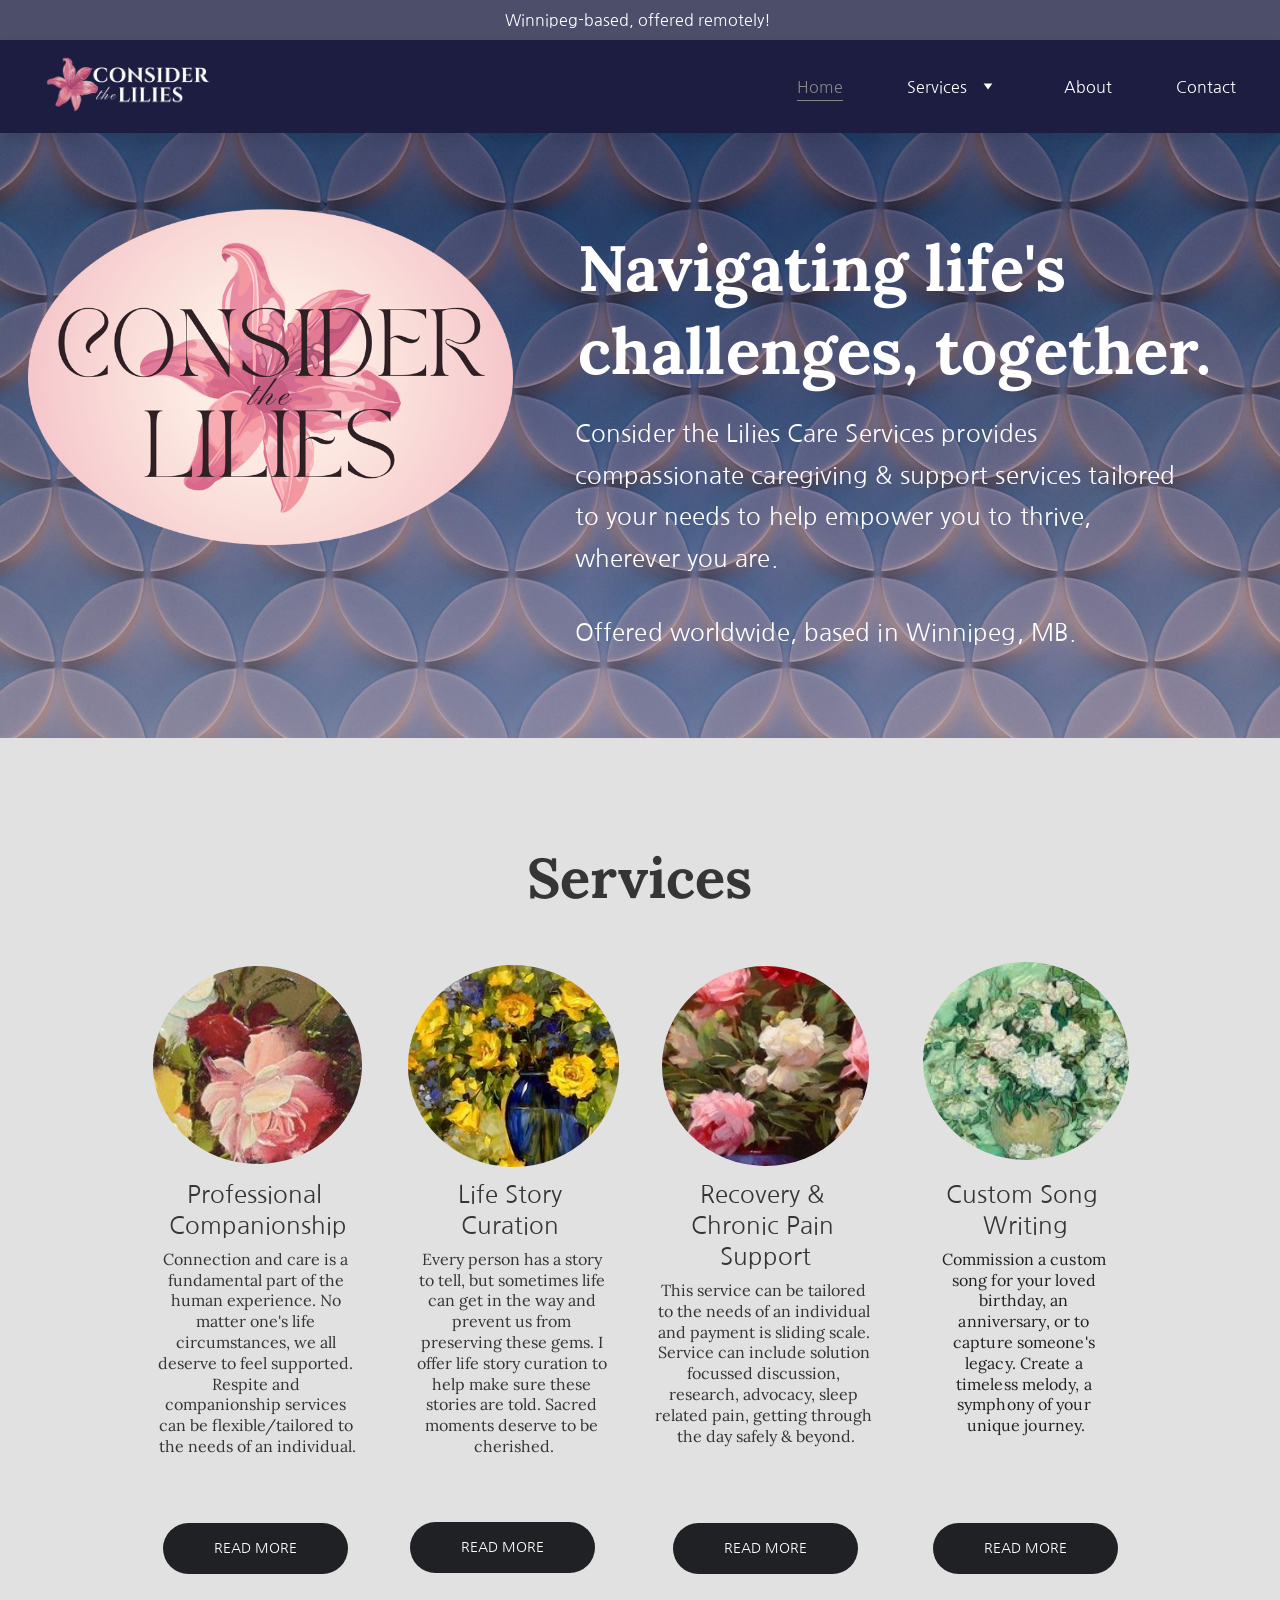
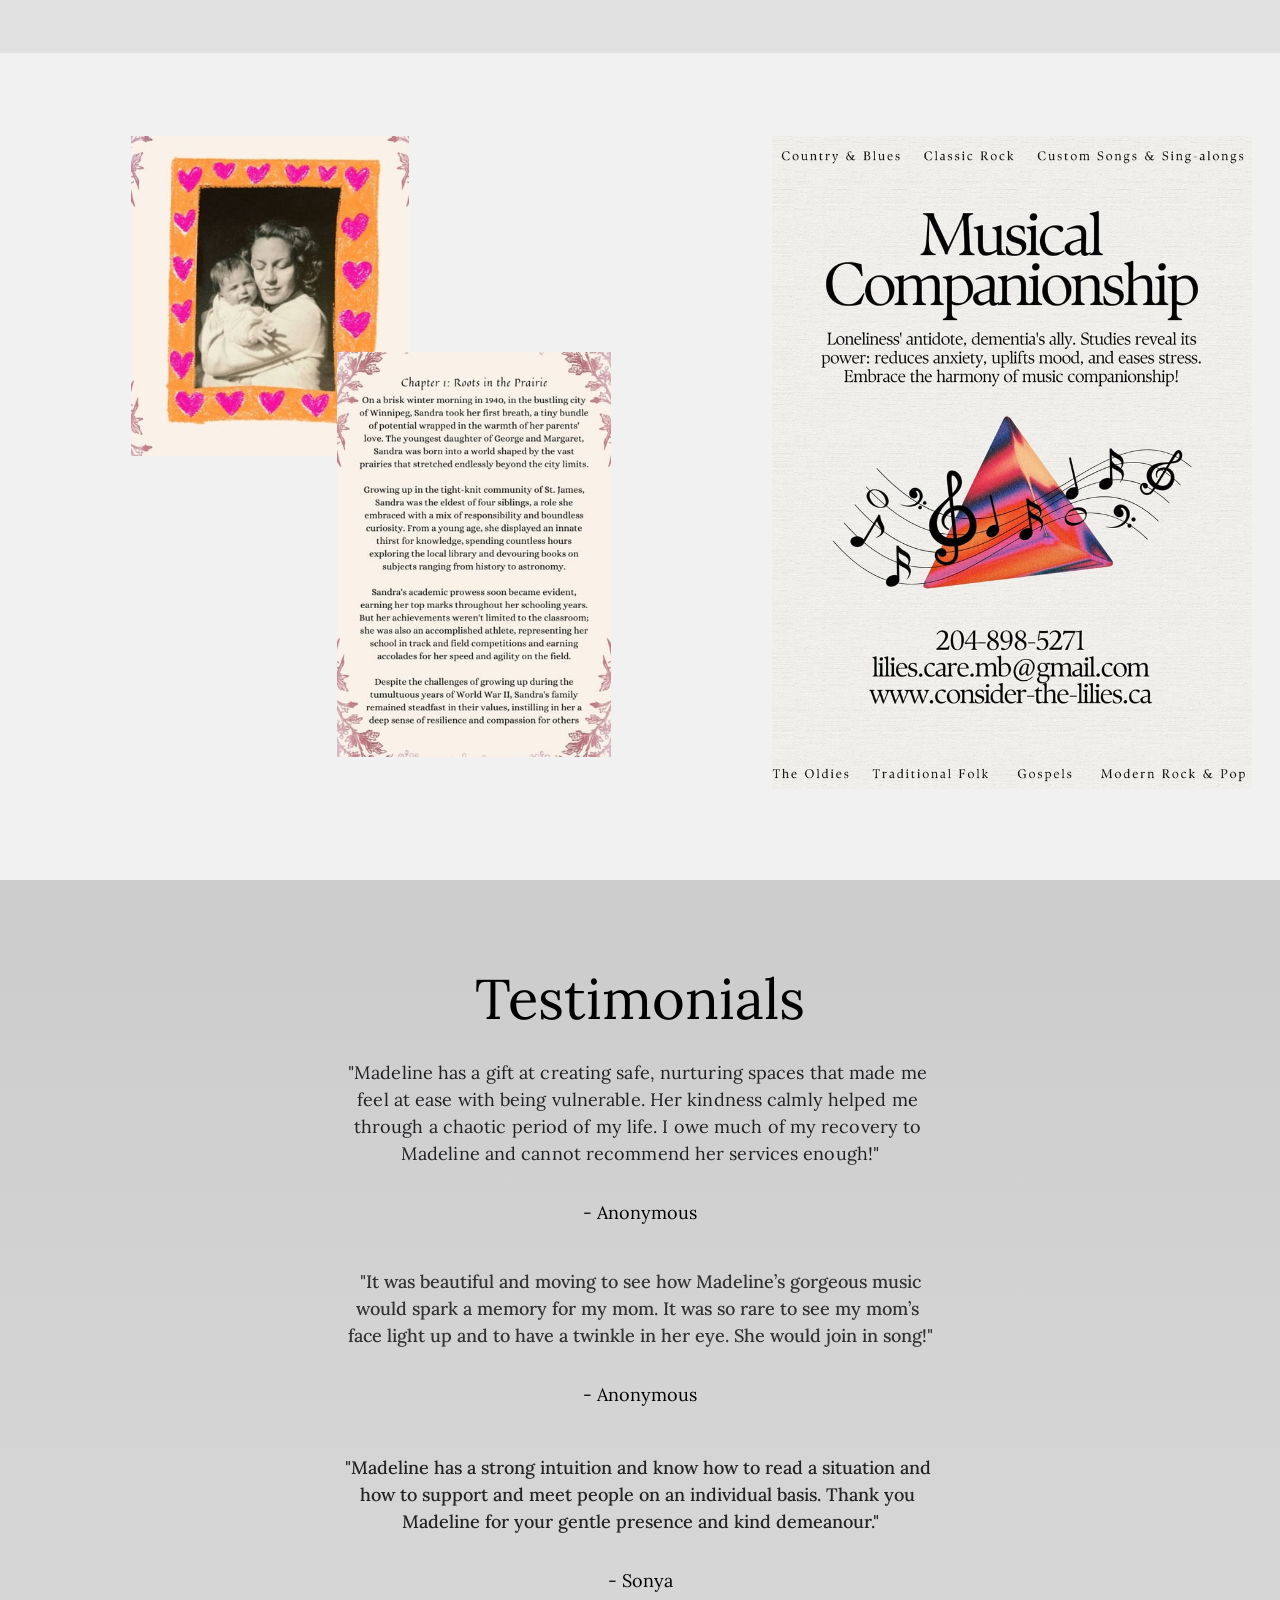
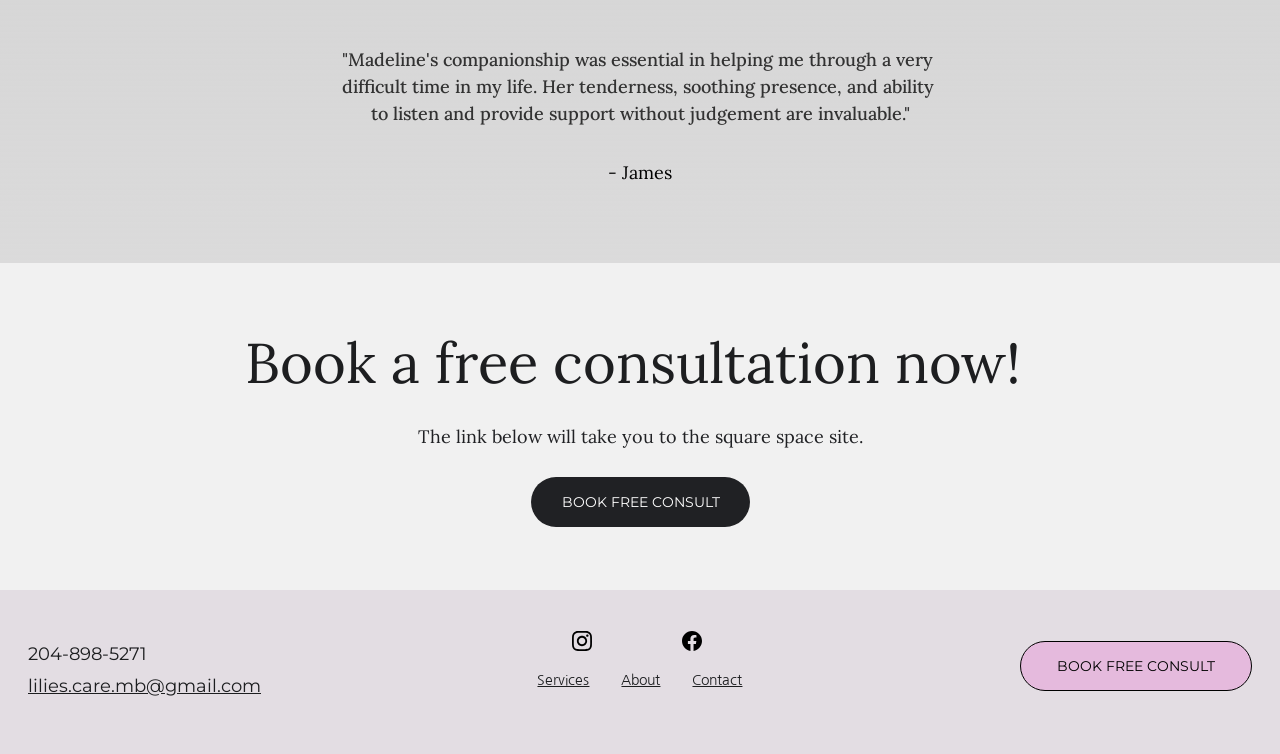
<file: index.html>
<!DOCTYPE html>
<!-- saved from url=(0035)https://www.consider-the-lilies.ca/ -->
<html lang="en"><head><meta http-equiv="Content-Type" content="text/html; charset=UTF-8"><meta name="viewport" content="width=device-width, initial-scale=1.0"><script type="application/ld+json">{"@context":"https://schema.org/","name":"Consider the Lilies Care Services - Winnipeg, MB","url":"https://www.consider-the-lilies.ca/","description":"Improve your quality of life with Consider the Lilies' care services in Winnipeg. We provide end-of-life doula care, companionship, and recovery \u0026 chronic pain support. Our disability-friendly serv...","image":"https://www.consider-the-lilies.ca/assets-home/thisone-A0xN4enNOEIJx6e4.png","inLanguage":"en","keywords":["companionship","chronic pain support","disability friendly services"],"@type":"WebSite"}</script><!--[--><!--[--><!--]--><!--[--><link rel="alternate" hreflang="x-default" href="index.html"><!--]--><link href="./assets-home/font-faces.css" rel="preconnect" crossorigin="true"><link href="./assets-home/font-faces.css" rel="preload" as="style"><link href="./assets-home/font-faces.css" rel="stylesheet" referrerpolicy="no-referrer"><title>Consider the Lilies | Companionship &amp; Chronic Pain Support | Consider the Lilies Care Services - Winnipeg, MB</title><meta name="description" content="Improve your quality of life with Consider the Lilies&#39; care services in Winnipeg. We provide end-of-life doula care, companionship, and recovery &amp; chronic pain support. Our disability-friendly serv..."><link rel="icon" type="image/jpeg" sizes="16x16" href="assets/favicon.jpg"><link rel="icon" type="image/jpeg" sizes="32x32" href="assets/favicon.jpg"><link rel="icon" type="image/jpeg" sizes="192x192" href="assets/favicon.jpg"><link rel="apple-touch-icon" href="assets/favicon.jpg"><meta content="https://www.consider-the-lilies.ca/" property="og:url"><link rel="canonical" href="https://www.consider-the-lilies.ca/"><meta content="Consider the Lilies | Companionship &amp; Chronic Pain Support | Consider the Lilies Care Services - Winnipeg, MB" property="og:title"><meta name="twitter:title" content="Consider the Lilies | Companionship &amp; Chronic Pain Support | Consider the Lilies Care Services - Winnipeg, MB"><meta content="website" property="og:type"><meta property="og:description" content="Improve your quality of life with Consider the Lilies&#39; care services in Winnipeg. We provide end-of-life doula care, companionship, and recovery &amp; chronic pain support. Our disability-friendly serv..."><meta name="twitter:description" content="Improve your quality of life with Consider the Lilies&#39; care services in Winnipeg. We provide end-of-life doula care, companionship, and recovery &amp; chronic pain support. Our disability-friendly serv..."><meta property="og:site_name" content="Consider the Lilies Care Services - Winnipeg, MB"><meta name="keywords" content="companionship, chronic pain support, disability friendly services"><meta content="https://www.consider-the-lilies.ca/assets-home/thisone-A0xN4enNOEIJx6e4.png" property="og:image"><meta content="https://www.consider-the-lilies.ca/assets-home/thisone-A0xN4enNOEIJx6e4.png" name="twitter:image"><meta content="" property="og:image:alt"><meta content="" name="twitter:image:alt"><meta name="twitter:card" content="summary_large_image"><!----><!--]--><script>(function(){const postDate = null;

			const currentDate = new Date().setHours(0, 0, 0, 0);
			const postPublishDate = new Date(postDate).setHours(0, 0, 0, 0);

			if (postPublishDate && currentDate < postPublishDate) {
				window.location.replace('./index.html');
			}
		})();</script><link rel="stylesheet" href="./assets-home/styles.css"><link rel="stylesheet" href="./assets-home/cookieconsent.p7tfYeZO.css"><style>:root{--color-meteorite-dark:#2f1c6a;--color-meteorite-dark-2:#1f1346;--color-meteorite:#8c85ff;--color-meteorite-light:#d5dfff;--color-primary-dark:#5025d1;--color-primary:#673de6;--color-primary-light:#ebe4ff;--color-primary-charts:#b39ef3;--color-danger-dark:#d63163;--color-danger:#fc5185;--color-danger-light:#ffe8ef;--color-danger-charts:#fea8c2;--color-warning-dark:#fea419;--color-warning-dark-2:#9f6000;--color-warning-charts:#ffd28c;--color-warning:#ffcd35;--color-warning-light:#fff8e2;--color-success-dark:#008361;--color-success:#00b090;--color-success-light:#def4f0;--color-dark:#1d1e20;--color-black:#18181a;--color-gray-dark:#36344d;--color-gray:#727586;--color-gray-border:#dadce0;--color-gray-light:#f2f3f6;--color-light:#fff;--color-azure:#357df9;--color-azure-light:#e3ebf9;--color-azure-dark:#265ab2;--color-indigo:#6366f1;--color-neutral-200:#d8dae0}.whats-app-bubble{z-index:19;cursor:pointer;border-radius:100px;display:flex;position:fixed;bottom:24px;right:20px;box-shadow:0 4px 12px #00000026}#wtpQualitySign_fixedCSS,#wtpQualitySign_popupCSS{bottom:10px!important}#wtpQualitySign_fixedCSS{z-index:17!important}#wtpQualitySign_popupCSS{z-index:18!important}
</style><script data-el-id="script-consent-default">window.dataLayer = window.dataLayer || [];
	function gtag(){dataLayer.push(arguments);}
	gtag('consent', 'default', {"analytics_storage":"denied","ad_storage":"denied","ad_user_data":"denied","ad_personalization":"denied","functionality_storage":"denied","personalization_storage":"denied","security_storage":"granted"});</script><style id="cc-custom-theme">#cc-main { --cc-btn-primary-bg: rgb(0, 0, 0); --cc-toggle-on-bg: rgb(0, 0, 0); --cc-btn-primary-hover-bg: rgb(29, 30, 32); --cc-btn-primary-color: rgb(255, 255, 255); --cc-btn-secondary-bg: white; --cc-btn-secondary-hover-bg: rgb(240, 240, 240); --cc-font-family: 'Nanum Gothic', sans-serif; } #cc-main .cm__btn, #cc-main .pm__btn { border-radius: 999px; }</style></head><body><div><style>astro-island,astro-slot,astro-static-slot{display:contents}</style><astro-island uid="Z3E1hC" component-export="default" props="{&quot;page-noindex&quot;:[0,false],&quot;canonical-url&quot;:[0,&quot;https://www.consider-the-lilies.ca/&quot;],&quot;site-meta&quot;:[0,{&quot;version&quot;:[0,201],&quot;template&quot;:[0,&quot;blankservicetemplate&quot;],&quot;metaTitle&quot;:[0,&quot;Consider the Lilies Care Services - Winnipeg, MB&quot;],&quot;ogImageAlt&quot;:[0,&quot;&quot;],&quot;buttonSetId&quot;:[0,&quot;0&quot;],&quot;faviconPath&quot;:[0,&quot;untitled-design-YanBjMZgjrHvyovy.jpg&quot;],&quot;ogImagePath&quot;:[0,&quot;8-tshgucrqrehpuec-AQE4NXbJQoFZ7ypD.png&quot;],&quot;defaultLocale&quot;:[0,&quot;system&quot;],&quot;faviconOrigin&quot;:[0,&quot;assets&quot;],&quot;ogImageOrigin&quot;:[0,&quot;assets&quot;],&quot;ecommerceStoreId&quot;:[0,&quot;store_01HGW3P2VCSK532CEDE9XVWPZ8&quot;],&quot;isCookieBarEnabled&quot;:[0,true],&quot;isPrivateModeActive&quot;:[0,false],&quot;demoEcommerceStoreId&quot;:[0,&quot;demo_01G0E9P2R0CFTNBWEEFCEV8EG5&quot;],&quot;shouldAddWWWPrefixToDomain&quot;:[0,true]}],&quot;domain&quot;:[0,&quot;www.consider-the-lilies.ca&quot;]}" client="only" opts="{&quot;name&quot;:&quot;ClientHead&quot;,&quot;value&quot;:&quot;vue&quot;}" data-v-app=""><div></div></astro-island><astro-island uid="Z1RyTva" prefix="s1" component-export="default" props="{&quot;pageData&quot;:[0,{&quot;pages&quot;:[0,{&quot;home&quot;:[0,{&quot;meta&quot;:[0,{&quot;title&quot;:[0,&quot;Consider the Lilies | Companionship &amp; Chronic Pain Support&quot;],&quot;keywords&quot;:[1,[[0,&quot;companionship&quot;],[0,&quot;chronic pain support&quot;],[0,&quot;disability friendly services&quot;]]],&quot;description&quot;:[0,&quot;Improve your quality of life with Consider the Lilies&#39; care services in Winnipeg. We provide end-of-life doula care, companionship, and recovery &amp; chronic pain support. Our disability-friendly serv...&quot;],&quot;focusKeyword&quot;:[0,&quot;companionship&quot;]}],&quot;name&quot;:[0,&quot;Home&quot;],&quot;slug&quot;:[0,&quot;&quot;],&quot;type&quot;:[0,&quot;default&quot;],&quot;blocks&quot;:[1,[[0,&quot;z62BfR&quot;],[0,&quot;dlfOqJh1EA&quot;],[0,&quot;zXA1bO&quot;],[0,&quot;zrBkTB&quot;],[0,&quot;zOcUwF&quot;]]],&quot;hiddenSlots&quot;:[1,[]]}],&quot;z1SyUg&quot;:[0,{&quot;type&quot;:[0,&quot;default&quot;],&quot;name&quot;:[0,&quot;Custom Songs&quot;],&quot;slug&quot;:[0,&quot;custom-song-writing&quot;]}],&quot;z3RoZ7&quot;:[0,{&quot;type&quot;:[0,&quot;default&quot;],&quot;name&quot;:[0,&quot;Life Story Curation&quot;],&quot;slug&quot;:[0,&quot;life-story-curation&quot;]}],&quot;zZDAJn&quot;:[0,{&quot;type&quot;:[0,&quot;default&quot;],&quot;name&quot;:[0,&quot;About&quot;],&quot;slug&quot;:[0,&quot;about&quot;]}],&quot;zcMMs9&quot;:[0,{&quot;type&quot;:[0,&quot;default&quot;],&quot;name&quot;:[0,&quot;Recovery &amp; Illness Support&quot;],&quot;slug&quot;:[0,&quot;recovery-and-illness-support&quot;]}],&quot;ztuFv4&quot;:[0,{&quot;type&quot;:[0,&quot;default&quot;],&quot;name&quot;:[0,&quot;Sleep Pain Support&quot;],&quot;slug&quot;:[0,&quot;sleep-neck-pain-support&quot;]}],&quot;zujV5I&quot;:[0,{&quot;type&quot;:[0,&quot;default&quot;],&quot;name&quot;:[0,&quot;Companionship&quot;],&quot;slug&quot;:[0,&quot;companionship-services&quot;]}],&quot;Dl3R79bXy&quot;:[0,{&quot;type&quot;:[0,&quot;default&quot;],&quot;name&quot;:[0,&quot;Contact&quot;],&quot;slug&quot;:[0,&quot;contact&quot;]}],&quot;page_toIPvwTGgmcU-5zpjx6YB&quot;:[0,{&quot;type&quot;:[0,&quot;default&quot;],&quot;name&quot;:[0,&quot;Services&quot;],&quot;slug&quot;:[0,&quot;support-services&quot;]}]}],&quot;blocks&quot;:[0,{&quot;header&quot;:[0,{&quot;slot&quot;:[0,&quot;header&quot;],&quot;type&quot;:[0,&quot;BlockNavigation&quot;],&quot;mobile&quot;:[0,{&quot;height&quot;:[0,54],&quot;logoHeight&quot;:[0,24]}],&quot;desktop&quot;:[0,{&quot;height&quot;:[0,93],&quot;logoHeight&quot;:[0,63]}],&quot;settings&quot;:[0,{&quot;styles&quot;:[0,{&quot;width&quot;:[0,&quot;1240px&quot;],&quot;padding&quot;:[0,&quot;15px 16px 15px 16px&quot;],&quot;logo-width&quot;:[0,&quot;172px&quot;],&quot;cartIconSize&quot;:[0,&quot;24px&quot;],&quot;link-spacing&quot;:[0,&quot;64px&quot;],&quot;m-logo-width&quot;:[0,&quot;64px&quot;],&quot;m-link-spacing&quot;:[0,&quot;24px&quot;],&quot;element-spacing&quot;:[0,&quot;24px&quot;],&quot;contrastBackgroundColor&quot;:[0,&quot;rgb(47, 48, 107)&quot;]}],&quot;cartText&quot;:[0,&quot;Shopping bag&quot;],&quot;isSticky&quot;:[0,true],&quot;showLogo&quot;:[0,true],&quot;headerLayout&quot;:[0,&quot;desktop-1&quot;],&quot;isCartVisible&quot;:[0,true],&quot;logoImagePath&quot;:[0,&quot;slkjdhgsd-mp8nX3b9PKce84oy.png&quot;],&quot;mHeaderLayout&quot;:[0,&quot;mobile-1&quot;],&quot;logoImageOrigin&quot;:[0,&quot;assets&quot;],&quot;mobileLinksAlignment&quot;:[0,&quot;right&quot;]}],&quot;zindexes&quot;:[1,[]],&quot;background&quot;:[0,{&quot;color&quot;:[0,&quot;rgb(28, 29, 64)&quot;],&quot;current&quot;:[0,&quot;color&quot;],&quot;isTransparent&quot;:[0,false]}],&quot;components&quot;:[1,[]],&quot;fontFamily&quot;:[0,&quot;Nanum Gothic&quot;],&quot;fontWeight&quot;:[0,400],&quot;logoAspectRatio&quot;:[0,2.751031636863824],&quot;navLinkTextColor&quot;:[0,&quot;rgb(255, 255, 255)&quot;],&quot;navLinkTextColorHover&quot;:[0,&quot;rgb(136, 136, 136)&quot;]}],&quot;z62BfR&quot;:[0,{&quot;type&quot;:[0,&quot;BlockLayout&quot;],&quot;mobile&quot;:[0,{&quot;minHeight&quot;:[0,185]}],&quot;desktop&quot;:[0,{&quot;minHeight&quot;:[0,605]}],&quot;settings&quot;:[0,{&quot;styles&quot;:[0,{&quot;rows&quot;:[0,10],&quot;width&quot;:[0,&quot;1224px&quot;],&quot;row-gap&quot;:[0,&quot;16px&quot;],&quot;row-size&quot;:[0,&quot;48px&quot;],&quot;column-gap&quot;:[0,&quot;24px&quot;],&quot;block-padding&quot;:[0,&quot;16px 0px 16px 0px&quot;],&quot;m-block-padding&quot;:[0,&quot;40px 16px 40px 16px&quot;]}]}],&quot;zindexes&quot;:[1,[[0,&quot;zR1wGQ&quot;],[0,&quot;zpGzWW&quot;],[0,&quot;zhbkna&quot;]]],&quot;background&quot;:[0,{&quot;alt&quot;:[0,&quot;a blue and white abstract background with circles&quot;],&quot;path&quot;:[0,&quot;photo-1550537687-c91072c4792d&quot;],&quot;image&quot;:[0,&quot;https://images.unsplash.com/photo-1550537687-c91072c4792d?ixid=M3wzOTE5Mjl8MHwxfHNlYXJjaHwyfHxwYXR0ZXJufGVufDB8fHx8MTcxNDUwODQ5N3ww&amp;ixlib=rb-4.0.3?w=1366&amp;q=70&amp;auto=format&quot;],&quot;origin&quot;:[0,&quot;unsplash&quot;],&quot;current&quot;:[0,&quot;image&quot;],&quot;overlay-opacity&quot;:[0,&quot;0.00&quot;]}],&quot;components&quot;:[1,[[0,&quot;zR1wGQ&quot;],[0,&quot;zpGzWW&quot;],[0,&quot;zhbkna&quot;]]],&quot;initialBlockId&quot;:[0,&quot;9xS8jWcHV&quot;],&quot;backgroundImagePosition&quot;:[0,8]}],&quot;zOcUwF&quot;:[0,{&quot;type&quot;:[0,&quot;BlockLayout&quot;],&quot;mobile&quot;:[0,{&quot;minHeight&quot;:[0,380]}],&quot;desktop&quot;:[0,{&quot;minHeight&quot;:[0,327]}],&quot;settings&quot;:[0,{&quot;styles&quot;:[0,{&quot;rows&quot;:[0,8],&quot;width&quot;:[0,&quot;1224px&quot;],&quot;row-gap&quot;:[0,&quot;16px&quot;],&quot;row-size&quot;:[0,&quot;48px&quot;],&quot;column-gap&quot;:[0,&quot;24px&quot;],&quot;block-padding&quot;:[0,&quot;16px 0px 16px 0px&quot;],&quot;m-block-padding&quot;:[0,&quot;40px 16px 40px 16px&quot;]}]}],&quot;zindexes&quot;:[1,[[0,&quot;zaAYLr&quot;],[0,&quot;zkiRUG&quot;],[0,&quot;zz1lHv&quot;]]],&quot;background&quot;:[0,{&quot;color&quot;:[0,&quot;rgb(241, 241, 241)&quot;],&quot;current&quot;:[0,&quot;color&quot;]}],&quot;components&quot;:[1,[[0,&quot;zaAYLr&quot;],[0,&quot;zkiRUG&quot;],[0,&quot;zz1lHv&quot;]]],&quot;initialBlockId&quot;:[0,&quot;kbPYlJUL2&quot;]}],&quot;zXA1bO&quot;:[0,{&quot;type&quot;:[0,&quot;BlockLayout&quot;],&quot;mobile&quot;:[0,{&quot;isHidden&quot;:[0,false],&quot;minHeight&quot;:[0,536]}],&quot;desktop&quot;:[0,{&quot;isHidden&quot;:[0,false],&quot;minHeight&quot;:[0,827]}],&quot;settings&quot;:[0,{&quot;styles&quot;:[0,{&quot;block-padding&quot;:[0,&quot;16px 0 16px 0&quot;],&quot;m-block-padding&quot;:[0,&quot;16px&quot;]}]}],&quot;zindexes&quot;:[1,[[0,&quot;zvAdcI&quot;],[0,&quot;zg00z8&quot;],[0,&quot;zt5hzT&quot;]]],&quot;background&quot;:[0,{&quot;color&quot;:[0,&quot;rgb(241, 241, 241)&quot;],&quot;current&quot;:[0,&quot;color&quot;],&quot;gradient&quot;:[0,{&quot;angle&quot;:[0,0],&quot;colors&quot;:[1,[[0,{&quot;value&quot;:[0,&quot;rgb(217, 189, 189)&quot;]}],[0,{&quot;value&quot;:[0,&quot;rgb(241, 241, 241)&quot;]}]]],&quot;isAnimated&quot;:[0,false]}]}],&quot;components&quot;:[1,[[0,&quot;zvAdcI&quot;],[0,&quot;zg00z8&quot;],[0,&quot;zt5hzT&quot;]]]}],&quot;zctw31&quot;:[0,{&quot;slot&quot;:[0,&quot;footer&quot;],&quot;type&quot;:[0,&quot;BlockLayout&quot;],&quot;mobile&quot;:[0,{&quot;minHeight&quot;:[0,277]}],&quot;desktop&quot;:[0,{&quot;minHeight&quot;:[0,164]}],&quot;settings&quot;:[0,{&quot;styles&quot;:[0,{&quot;cols&quot;:[0,&quot;12&quot;],&quot;rows&quot;:[0,7],&quot;width&quot;:[0,&quot;1224px&quot;],&quot;m-rows&quot;:[0,&quot;1&quot;],&quot;col-gap&quot;:[0,&quot;24px&quot;],&quot;row-gap&quot;:[0,&quot;16px&quot;],&quot;row-size&quot;:[0,&quot;48px&quot;],&quot;column-gap&quot;:[0,&quot;24px&quot;],&quot;block-padding&quot;:[0,&quot;16px 0 16px 0&quot;],&quot;m-block-padding&quot;:[0,&quot;40px 16px 40px 16px&quot;]}]}],&quot;zindexes&quot;:[1,[[0,&quot;zlhbIX&quot;],[0,&quot;z-3jcn&quot;],[0,&quot;z84M2k&quot;],[0,&quot;z2B2vZ&quot;]]],&quot;background&quot;:[0,{&quot;color&quot;:[0,&quot;rgb(227, 221, 227)&quot;],&quot;current&quot;:[0,&quot;color&quot;]}],&quot;components&quot;:[1,[[0,&quot;zlhbIX&quot;],[0,&quot;z-3jcn&quot;],[0,&quot;z84M2k&quot;],[0,&quot;z2B2vZ&quot;]]],&quot;initialBlockId&quot;:[0,&quot;uidC8frQP&quot;]}],&quot;zrBkTB&quot;:[0,{&quot;type&quot;:[0,&quot;BlockLayout&quot;],&quot;mobile&quot;:[0,{&quot;minHeight&quot;:[0,1317]}],&quot;desktop&quot;:[0,{&quot;minHeight&quot;:[0,983]}],&quot;settings&quot;:[0,{&quot;styles&quot;:[0,{&quot;rows&quot;:[0,14],&quot;row-gap&quot;:[0,&quot;16px&quot;],&quot;row-size&quot;:[0,&quot;48px&quot;],&quot;column-gap&quot;:[0,&quot;24px&quot;],&quot;block-padding&quot;:[0,&quot;16px 0&quot;],&quot;m-block-padding&quot;:[0,&quot;56px 16px&quot;]}]}],&quot;zindexes&quot;:[1,[[0,&quot;zRRjBD&quot;],[0,&quot;zwyrzQ&quot;],[0,&quot;z2gQpE&quot;],[0,&quot;z2XX7_&quot;],[0,&quot;z_p8O9&quot;]]],&quot;background&quot;:[0,{&quot;color&quot;:[0,&quot;rgb(255, 255, 255)&quot;],&quot;current&quot;:[0,&quot;gradient&quot;],&quot;gradient&quot;:[0,{&quot;angle&quot;:[0,0],&quot;colors&quot;:[1,[[0,{&quot;value&quot;:[0,&quot;rgba(130, 129, 130, 0.29)&quot;]}],[0,{&quot;value&quot;:[0,&quot;rgb(204, 204, 204)&quot;]}]]],&quot;isAnimated&quot;:[0,false]}],&quot;overlay-opacity&quot;:[0,&quot;0.04&quot;]}],&quot;components&quot;:[1,[[0,&quot;z2XX7_&quot;],[0,&quot;zRRjBD&quot;],[0,&quot;zwyrzQ&quot;],[0,&quot;z2gQpE&quot;],[0,&quot;z_p8O9&quot;]]],&quot;initialBlockId&quot;:[0,&quot;Yjl8UciKe&quot;]}],&quot;stickyBar&quot;:[0,{&quot;type&quot;:[0,&quot;BlockStickyBar&quot;],&quot;items&quot;:[1,[[0,{&quot;type&quot;:[0,&quot;text&quot;],&quot;content&quot;:[0,&quot;&lt;p dir=\&quot;auto\&quot; style=\&quot;color: rgb(255, 255, 255); --lineHeightDesktop: 1.3; --fontSizeDesktop: 16px\&quot; class=\&quot;body-small\&quot;&gt;&lt;span style=\&quot;font-family: Nanum\\ Gothic; font-weight: 400\&quot;&gt;Winnipeg-based, offered remotely! &lt;/span&gt;&lt;/p&gt;&quot;]}]]],&quot;mobile&quot;:[0,{&quot;minHeight&quot;:[0,40]}],&quot;desktop&quot;:[0,{&quot;minHeight&quot;:[0,40]}],&quot;settings&quot;:[0,{&quot;styles&quot;:[0,{&quot;block-padding&quot;:[0,&quot;0&quot;],&quot;m-block-padding&quot;:[0,&quot;0 16px&quot;]}]}],&quot;zindexes&quot;:[1,[]],&quot;animation&quot;:[0,{&quot;name&quot;:[0,&quot;slide&quot;],&quot;type&quot;:[0,&quot;global&quot;]}],&quot;background&quot;:[0,{&quot;color&quot;:[0,&quot;rgba(28, 29, 64, 0.78)&quot;],&quot;current&quot;:[0,&quot;color&quot;]}],&quot;components&quot;:[1,[]]}],&quot;dlfOqJh1EA&quot;:[0,{&quot;type&quot;:[0,&quot;BlockLayout&quot;],&quot;mobile&quot;:[0,{&quot;minHeight&quot;:[0,1317]}],&quot;desktop&quot;:[0,{&quot;minHeight&quot;:[0,915]}],&quot;settings&quot;:[0,{&quot;styles&quot;:[0,{&quot;cols&quot;:[0,&quot;12&quot;],&quot;rows&quot;:[0,14],&quot;width&quot;:[0,&quot;1224px&quot;],&quot;m-rows&quot;:[0,&quot;1&quot;],&quot;col-gap&quot;:[0,&quot;24px&quot;],&quot;row-gap&quot;:[0,&quot;16px&quot;],&quot;row-size&quot;:[0,&quot;48px&quot;],&quot;column-gap&quot;:[0,&quot;24px&quot;],&quot;block-padding&quot;:[0,&quot;16px 0 16px 0&quot;],&quot;m-block-padding&quot;:[0,&quot;40px 16px 40px 16px&quot;],&quot;oldContentWidth&quot;:[0,&quot;1600px&quot;]}]}],&quot;zindexes&quot;:[1,[[0,&quot;zbVk4x&quot;],[0,&quot;zzyTJN&quot;],[0,&quot;HdWfYfd73&quot;],[0,&quot;element_qhQfW0TZRdV4MwAkO9MMm&quot;],[0,&quot;element_WZKA2ttj8d23mmTU2FQAK&quot;],[0,&quot;element_1icw8mv0tlH9M0XEaveHw&quot;],[0,&quot;element_9fWEufVoMJgNtmajqCQEp&quot;],[0,&quot;element_5mEKBJPXSDqn42vflUWwa&quot;],[0,&quot;element_Wrbnn-Vyud2g7wOudlGlt&quot;],[0,&quot;zo8yBY&quot;],[0,&quot;z9rCTi&quot;],[0,&quot;zR8WpK&quot;],[0,&quot;z3l0FM&quot;],[0,&quot;zIJQ2F&quot;],[0,&quot;lJ0MD3PW5&quot;]]],&quot;background&quot;:[0,{&quot;color&quot;:[0,&quot;rgba(194, 194, 194, 0.49)&quot;],&quot;current&quot;:[0,&quot;color&quot;]}],&quot;components&quot;:[1,[[0,&quot;element_qhQfW0TZRdV4MwAkO9MMm&quot;],[0,&quot;element_1icw8mv0tlH9M0XEaveHw&quot;],[0,&quot;element_5mEKBJPXSDqn42vflUWwa&quot;],[0,&quot;element_Wrbnn-Vyud2g7wOudlGlt&quot;],[0,&quot;element_WZKA2ttj8d23mmTU2FQAK&quot;],[0,&quot;HdWfYfd73&quot;],[0,&quot;element_9fWEufVoMJgNtmajqCQEp&quot;],[0,&quot;zo8yBY&quot;],[0,&quot;z9rCTi&quot;],[0,&quot;zR8WpK&quot;],[0,&quot;z3l0FM&quot;],[0,&quot;zIJQ2F&quot;],[0,&quot;lJ0MD3PW5&quot;],[0,&quot;zzyTJN&quot;],[0,&quot;zbVk4x&quot;]]]}]}],&quot;elements&quot;:[0,{&quot;z-3jcn&quot;:[0,{&quot;type&quot;:[0,&quot;GridTextBox&quot;],&quot;mobile&quot;:[0,{&quot;top&quot;:[0,82],&quot;left&quot;:[0,0],&quot;width&quot;:[0,328],&quot;height&quot;:[0,57]}],&quot;content&quot;:[0,&quot;&lt;p dir=\&quot;auto\&quot; style=\&quot;--lineHeightDesktop: 1.3; --fontSizeDesktop: 18px; margin-bottom: 8px;\&quot; class=\&quot;body\&quot;&gt;&lt;span style=\&quot;font-family: Montserrat; font-weight: 400;\&quot;&gt;204-898-5271&lt;/span&gt;&lt;/p&gt;&lt;p dir=\&quot;auto\&quot; style=\&quot;--lineHeightDesktop: 1.3; --fontSizeDesktop: 18px;\&quot; class=\&quot;body\&quot;&gt;&lt;span style=\&quot;font-family: Montserrat; font-weight: 400;\&quot;&gt;&lt;u&gt;&lt;a target=\&quot;_blank\&quot; rel=\&quot;nofollow\&quot; href=\&quot;mailto:lilies.care.mb@gmail.com\&quot; style=\&quot;text-decoration: none;\&quot;&gt;lilies.care.mb@gmail.com&lt;/a&gt;&lt;/u&gt;&lt;/span&gt;&lt;/p&gt;&quot;],&quot;desktop&quot;:[0,{&quot;top&quot;:[0,52],&quot;left&quot;:[0,0],&quot;width&quot;:[0,400],&quot;height&quot;:[0,56]}],&quot;settings&quot;:[0,{&quot;styles&quot;:[0,{&quot;text&quot;:[0,&quot;left&quot;],&quot;align&quot;:[0,&quot;flex-start&quot;],&quot;m-text&quot;:[0,&quot;center&quot;],&quot;justify&quot;:[0,&quot;flex-start&quot;],&quot;m-element-margin&quot;:[0,&quot;0 0 16px 0&quot;]}]}],&quot;animation&quot;:[0,{&quot;name&quot;:[0,&quot;slide&quot;],&quot;type&quot;:[0,&quot;global&quot;]}],&quot;initialElementId&quot;:[0,&quot;zdtEt_&quot;]}],&quot;z2B2vZ&quot;:[0,{&quot;type&quot;:[0,&quot;GridSocialIcons&quot;],&quot;links&quot;:[1,[[0,{&quot;svg&quot;:[0,&quot;&lt;svg width=\&quot;24\&quot; height=\&quot;24\&quot; viewBox=\&quot;0 0 24 24\&quot; fill=\&quot;none\&quot; xmlns=\&quot;http://www.w3.org/2000/svg\&quot;&gt;\n&lt;path d=\&quot;M12.0027 5.84808C8.59743 5.84808 5.85075 8.59477 5.85075 12C5.85075 15.4053 8.59743 18.1519 12.0027 18.1519C15.4079 18.1519 18.1546 15.4053 18.1546 12C18.1546 8.59477 15.4079 5.84808 12.0027 5.84808ZM12.0027 15.9996C9.80212 15.9996 8.00312 14.2059 8.00312 12C8.00312 9.7941 9.79677 8.00046 12.0027 8.00046C14.2086 8.00046 16.0022 9.7941 16.0022 12C16.0022 14.2059 14.2032 15.9996 12.0027 15.9996ZM19.8412 5.59644C19.8412 6.39421 19.1987 7.03135 18.4062 7.03135C17.6085 7.03135 16.9713 6.38885 16.9713 5.59644C16.9713 4.80402 17.6138 4.16153 18.4062 4.16153C19.1987 4.16153 19.8412 4.80402 19.8412 5.59644ZM23.9157 7.05277C23.8247 5.13063 23.3856 3.42801 21.9775 2.02522C20.5747 0.622429 18.8721 0.183388 16.9499 0.0870135C14.9689 -0.0254238 9.03112 -0.0254238 7.05008 0.0870135C5.1333 0.178034 3.43068 0.617075 2.02253 2.01986C0.614389 3.42265 0.180703 5.12527 0.0843279 7.04742C-0.0281093 9.02845 -0.0281093 14.9662 0.0843279 16.9472C0.175349 18.8694 0.614389 20.572 2.02253 21.9748C3.43068 23.3776 5.12794 23.8166 7.05008 23.913C9.03112 24.0254 14.9689 24.0254 16.9499 23.913C18.8721 23.822 20.5747 23.3829 21.9775 21.9748C23.3803 20.572 23.8193 18.8694 23.9157 16.9472C24.0281 14.9662 24.0281 9.03381 23.9157 7.05277ZM21.3564 19.0728C20.9388 20.1223 20.1303 20.9307 19.0755 21.3537C17.496 21.9802 13.7481 21.8356 12.0027 21.8356C10.2572 21.8356 6.50396 21.9748 4.92984 21.3537C3.88042 20.9361 3.07195 20.1276 2.64897 19.0728C2.02253 17.4934 2.16709 13.7455 2.16709 12C2.16709 10.2546 2.02789 6.50129 2.64897 4.92717C3.06659 3.87776 3.87507 3.06928 4.92984 2.6463C6.50931 2.01986 10.2572 2.16443 12.0027 2.16443C13.7481 2.16443 17.5014 2.02522 19.0755 2.6463C20.1249 3.06392 20.9334 3.8724 21.3564 4.92717C21.9828 6.50665 21.8383 10.2546 21.8383 12C21.8383 13.7455 21.9828 17.4987 21.3564 19.0728Z\&quot; fill=\&quot;currentColor\&quot;&gt;&lt;/path&gt;\n&lt;/svg&gt;\n&quot;],&quot;icon&quot;:[0,&quot;instagram&quot;],&quot;link&quot;:[0,&quot;https://www.instagram.com/lilies.care&quot;]}],[0,{&quot;svg&quot;:[0,&quot;&lt;svg width=\&quot;24\&quot; height=\&quot;24\&quot; viewBox=\&quot;0 0 24 24\&quot; fill=\&quot;none\&quot; xmlns=\&quot;http://www.w3.org/2000/svg\&quot;&gt;\n&lt;path d=\&quot;M24 12.0726C24 5.44354 18.629 0.0725708 12 0.0725708C5.37097 0.0725708 0 5.44354 0 12.0726C0 18.0619 4.38823 23.0264 10.125 23.9274V15.5414H7.07661V12.0726H10.125V9.4287C10.125 6.42144 11.9153 4.76031 14.6574 4.76031C15.9706 4.76031 17.3439 4.99451 17.3439 4.99451V7.94612H15.8303C14.34 7.94612 13.875 8.87128 13.875 9.82015V12.0726H17.2031L16.6708 15.5414H13.875V23.9274C19.6118 23.0264 24 18.0619 24 12.0726Z\&quot; fill=\&quot;currentColor\&quot;&gt;&lt;/path&gt;\n&lt;/svg&gt;\n&quot;],&quot;icon&quot;:[0,&quot;facebook&quot;],&quot;link&quot;:[0,&quot;https://www.facebook.com/profile.php?id=61561149473882&quot;]}]]],&quot;mobile&quot;:[0,{&quot;top&quot;:[0,44],&quot;left&quot;:[0,115],&quot;width&quot;:[0,99],&quot;height&quot;:[0,20]}],&quot;desktop&quot;:[0,{&quot;top&quot;:[0,41],&quot;left&quot;:[0,509],&quot;width&quot;:[0,200],&quot;height&quot;:[0,20]}],&quot;settings&quot;:[0,{&quot;styles&quot;:[0,{&quot;align&quot;:[0,&quot;&quot;],&quot;justify&quot;:[0,&quot;center&quot;],&quot;icon-size&quot;:[0,&quot;20px&quot;],&quot;icon-color&quot;:[0,&quot;rgb(0, 0, 0)&quot;],&quot;icon-spacing&quot;:[0,&quot;space-around&quot;],&quot;icon-direction&quot;:[0,&quot;row&quot;],&quot;icon-color-hover&quot;:[0,&quot;rgb(58, 58, 58)&quot;],&quot;m-element-margin&quot;:[0,&quot;0 0 16px 0&quot;],&quot;space-between-icons&quot;:[0,&quot;20px&quot;]}],&quot;useBrandColors&quot;:[0,false]}],&quot;animation&quot;:[0,{&quot;name&quot;:[0,&quot;slide&quot;],&quot;type&quot;:[0,&quot;global&quot;]}]}],&quot;z2XX7_&quot;:[0,{&quot;type&quot;:[0,&quot;GridTextBox&quot;],&quot;mobile&quot;:[0,{&quot;top&quot;:[0,64],&quot;left&quot;:[0,0],&quot;width&quot;:[0,328],&quot;height&quot;:[0,47]}],&quot;content&quot;:[0,&quot;&lt;h2 dir=\&quot;auto\&quot;&gt;&lt;span style=\&quot;color: rgb(0, 0, 0); font-family: Lora; font-weight: 400\&quot;&gt;Testimonials&lt;/span&gt;&lt;/h2&gt;&quot;],&quot;desktop&quot;:[0,{&quot;top&quot;:[0,83],&quot;left&quot;:[0,0],&quot;width&quot;:[0,1224],&quot;height&quot;:[0,73]}],&quot;settings&quot;:[0,{&quot;styles&quot;:[0,{&quot;text&quot;:[0,&quot;center&quot;],&quot;align&quot;:[0,&quot;flex-start&quot;],&quot;justify&quot;:[0,&quot;center&quot;],&quot;m-element-margin&quot;:[0,&quot;0 0 40px 0&quot;]}]}],&quot;initialElementId&quot;:[0,&quot;otSXCMurH3&quot;]}],&quot;z2gQpE&quot;:[0,{&quot;type&quot;:[0,&quot;GridTextBox&quot;],&quot;mobile&quot;:[0,{&quot;top&quot;:[0,1012],&quot;left&quot;:[0,0],&quot;width&quot;:[0,328],&quot;height&quot;:[0,221]}],&quot;content&quot;:[0,&quot;&lt;p dir=\&quot;auto\&quot; style=\&quot;color: rgb(50, 50, 50)\&quot; class=\&quot;body-large\&quot;&gt;&lt;span style=\&quot;text-transform: none; letter-spacing: normal; font-family: Lora; font-weight: 500\&quot;&gt;\&quot;Madeline&#39;s companionship was essential in helping me through a very difficult time in my life. Her tenderness, soothing presence, and ability to listen and provide support without judgement are invaluable.\&quot;&lt;/span&gt;&lt;/p&gt;&lt;p dir=\&quot;auto\&quot; style=\&quot;color: rgb(50, 50, 50)\&quot; class=\&quot;body-large\&quot;&gt;&lt;span style=\&quot;color: rgb(0, 0, 0)\&quot;&gt;-&amp;nbsp;James&lt;/span&gt;&lt;/p&gt;&quot;],&quot;desktop&quot;:[0,{&quot;top&quot;:[0,766],&quot;left&quot;:[0,309],&quot;width&quot;:[0,606],&quot;height&quot;:[0,140]}],&quot;settings&quot;:[0,{&quot;styles&quot;:[0,{&quot;text&quot;:[0,&quot;center&quot;],&quot;align&quot;:[0,&quot;flex-start&quot;],&quot;justify&quot;:[0,&quot;flex-start&quot;],&quot;m-element-margin&quot;:[0,&quot;0 0 16px 0&quot;]}]}],&quot;animation&quot;:[0,{&quot;name&quot;:[0,&quot;slide&quot;],&quot;type&quot;:[0,&quot;element&quot;]}],&quot;initialElementId&quot;:[0,&quot;Qfn7TSg4SX&quot;]}],&quot;z3l0FM&quot;:[0,{&quot;type&quot;:[0,&quot;GridTextBox&quot;],&quot;mobile&quot;:[0,{&quot;top&quot;:[0,1040],&quot;left&quot;:[0,0],&quot;width&quot;:[0,328],&quot;height&quot;:[0,118]}],&quot;content&quot;:[0,&quot;&lt;h6 dir=\&quot;auto\&quot; style=\&quot;color: rgb(53, 53, 53);\&quot;&gt;&lt;span style=\&quot;color: rgb(53, 53, 53);\&quot;&gt;Custom Song Writing&lt;/span&gt;&lt;/h6&gt;&lt;p dir=\&quot;auto\&quot; style=\&quot;--lineHeightDesktop: 1.3; --fontSizeDesktop: 16px;\&quot; class=\&quot;body-small\&quot;&gt;&lt;span style=\&quot;color: rgb(32, 33, 36); text-transform: none; letter-spacing: 0.1px;\&quot;&gt;Commission a custom song for your loved birthday, an anniversary, or to capture someone&#39;s legacy. Create a timeless melody, a symphony of your unique journey.&lt;/span&gt;&lt;/p&gt;&quot;],&quot;desktop&quot;:[0,{&quot;top&quot;:[0,440],&quot;left&quot;:[0,907],&quot;width&quot;:[0,182],&quot;height&quot;:[0,258]}],&quot;settings&quot;:[0,{&quot;styles&quot;:[0,{&quot;text&quot;:[0,&quot;center&quot;],&quot;align&quot;:[0,&quot;flex-start&quot;],&quot;justify&quot;:[0,&quot;flex-start&quot;],&quot;m-element-margin&quot;:[0,&quot;0 0 40px 0&quot;]}]}]}],&quot;z84M2k&quot;:[0,{&quot;rel&quot;:[0,&quot;nofollow&quot;],&quot;href&quot;:[0,&quot;http://consider-the-lilies-care-services.square.site/&quot;],&quot;type&quot;:[0,&quot;GridButton&quot;],&quot;mobile&quot;:[0,{&quot;top&quot;:[0,154],&quot;left&quot;:[0,64],&quot;width&quot;:[0,200],&quot;height&quot;:[0,55]}],&quot;target&quot;:[0,&quot;_blank&quot;],&quot;content&quot;:[0,&quot;book free consult&quot;],&quot;desktop&quot;:[0,{&quot;top&quot;:[0,51],&quot;left&quot;:[0,992],&quot;width&quot;:[0,232],&quot;height&quot;:[0,50]}],&quot;linkType&quot;:[0,&quot;external&quot;],&quot;settings&quot;:[0,{&quot;type&quot;:[0,&quot;primary&quot;],&quot;styles&quot;:[0,{&quot;align&quot;:[0,&quot;center&quot;],&quot;justify&quot;:[0,&quot;center&quot;],&quot;m-element-margin&quot;:[0,&quot;0 0 16px 0&quot;]}]}],&quot;animation&quot;:[0,{&quot;name&quot;:[0,&quot;slide&quot;],&quot;type&quot;:[0,&quot;global&quot;]}],&quot;fontColor&quot;:[0,&quot;rgb(0, 0, 0)&quot;],&quot;fontFamily&quot;:[0,&quot;Montserrat&quot;],&quot;fontWeight&quot;:[0,400],&quot;borderColor&quot;:[0,&quot;rgb(0, 0, 0)&quot;],&quot;borderWidth&quot;:[0,1],&quot;borderRadius&quot;:[0,25],&quot;fontColorHover&quot;:[0,&quot;rgb(255, 255, 255)&quot;],&quot;backgroundColor&quot;:[0,&quot;rgba(230, 177, 219, 0.78)&quot;],&quot;borderColorHover&quot;:[0,&quot;rgb(0, 0, 0)&quot;],&quot;initialElementId&quot;:[0,&quot;zkAEkx&quot;],&quot;backgroundColorHover&quot;:[0,&quot;rgb(29, 30, 32)&quot;]}],&quot;z9rCTi&quot;:[0,{&quot;href&quot;:[0,&quot;recovery-illness-support.html&quot;],&quot;type&quot;:[0,&quot;GridButton&quot;],&quot;mobile&quot;:[0,{&quot;top&quot;:[0,913],&quot;left&quot;:[0,93],&quot;width&quot;:[0,141],&quot;height&quot;:[0,47]}],&quot;content&quot;:[0,&quot;Read more&quot;],&quot;desktop&quot;:[0,{&quot;top&quot;:[0,754],&quot;left&quot;:[0,645],&quot;width&quot;:[0,185],&quot;height&quot;:[0,51]}],&quot;linkType&quot;:[0,&quot;page&quot;],&quot;settings&quot;:[0,{&quot;type&quot;:[0,&quot;primary&quot;],&quot;styles&quot;:[0,{&quot;align&quot;:[0,&quot;center&quot;],&quot;justify&quot;:[0,&quot;center&quot;],&quot;m-element-margin&quot;:[0,&quot;0 0 16px 0&quot;]}]}],&quot;fontColor&quot;:[0,&quot;rgb(255, 255, 255)&quot;],&quot;fontFamily&quot;:[0,&quot;Nanum Gothic&quot;],&quot;fontWeight&quot;:[0,400],&quot;borderColor&quot;:[0,&quot;rgba(0, 0, 0, 0)&quot;],&quot;borderWidth&quot;:[0,0],&quot;linkedPageId&quot;:[0,&quot;zcMMs9&quot;],&quot;fontColorHover&quot;:[0,&quot;rgb(255, 255, 255)&quot;],&quot;backgroundColor&quot;:[0,&quot;rgb(32, 33, 36)&quot;],&quot;borderColorHover&quot;:[0,&quot;rgba(0, 0, 0, 0)&quot;],&quot;borderWidthHover&quot;:[0,0],&quot;backgroundColorHover&quot;:[0,&quot;rgb(86, 86, 86)&quot;]}],&quot;zIJQ2F&quot;:[0,{&quot;href&quot;:[0,&quot;songwriting.html&quot;],&quot;type&quot;:[0,&quot;GridButton&quot;],&quot;mobile&quot;:[0,{&quot;top&quot;:[0,1200],&quot;left&quot;:[0,93],&quot;width&quot;:[0,141],&quot;height&quot;:[0,47]}],&quot;content&quot;:[0,&quot;Read more&quot;],&quot;desktop&quot;:[0,{&quot;top&quot;:[0,754],&quot;left&quot;:[0,905],&quot;width&quot;:[0,185],&quot;height&quot;:[0,51]}],&quot;linkType&quot;:[0,&quot;page&quot;],&quot;settings&quot;:[0,{&quot;type&quot;:[0,&quot;primary&quot;],&quot;styles&quot;:[0,{&quot;align&quot;:[0,&quot;center&quot;],&quot;justify&quot;:[0,&quot;center&quot;],&quot;m-element-margin&quot;:[0,&quot;0 0 16px 0&quot;]}]}],&quot;fontColor&quot;:[0,&quot;rgb(255, 255, 255)&quot;],&quot;fontFamily&quot;:[0,&quot;Nanum Gothic&quot;],&quot;fontWeight&quot;:[0,400],&quot;borderColor&quot;:[0,&quot;rgba(0, 0, 0, 0)&quot;],&quot;borderWidth&quot;:[0,0],&quot;linkedPageId&quot;:[0,&quot;z1SyUg&quot;],&quot;fontColorHover&quot;:[0,&quot;rgb(255, 255, 255)&quot;],&quot;backgroundColor&quot;:[0,&quot;rgb(32, 33, 36)&quot;],&quot;borderColorHover&quot;:[0,&quot;rgba(0, 0, 0, 0)&quot;],&quot;borderWidthHover&quot;:[0,0],&quot;backgroundColorHover&quot;:[0,&quot;rgb(86, 86, 86)&quot;]}],&quot;zR1wGQ&quot;:[0,{&quot;type&quot;:[0,&quot;GridTextBox&quot;],&quot;mobile&quot;:[0,{&quot;top&quot;:[0,0],&quot;left&quot;:[0,0],&quot;width&quot;:[0,328],&quot;height&quot;:[0,176],&quot;isHidden&quot;:[0,true]}],&quot;content&quot;:[0,&quot;&lt;p dir=\&quot;auto\&quot; style=\&quot;color: rgb(255, 255, 255); --lineHeightDesktop: 1.69; --fontSizeDesktop: 24px;\&quot; class=\&quot;body\&quot;&gt;&lt;span style=\&quot;text-transform: none; letter-spacing: 0.1px; font-family: &amp;quot;Nanum Gothic&amp;quot;; font-weight: 400;\&quot;&gt;Consider the Lilies Care Services provides compassionate caregiving &amp;amp; support services tailored to your needs to help empower you to thrive, wherever you are.&lt;/span&gt;&lt;/p&gt;&lt;p dir=\&quot;auto\&quot; style=\&quot;color: rgb(255, 255, 255); --lineHeightDesktop: 1.69; --fontSizeDesktop: 24px;\&quot; class=\&quot;body\&quot;&gt;&lt;span style=\&quot;text-transform: none; letter-spacing: 0.1px; font-family: &amp;quot;Nanum Gothic&amp;quot;; font-weight: 400;\&quot;&gt;Offered worldwide, based in Winnipeg, MB.&lt;/span&gt;&lt;/p&gt;&quot;],&quot;desktop&quot;:[0,{&quot;top&quot;:[0,280],&quot;left&quot;:[0,547],&quot;width&quot;:[0,612],&quot;height&quot;:[0,237]}],&quot;settings&quot;:[0,{&quot;styles&quot;:[0,{&quot;text&quot;:[0,&quot;left&quot;],&quot;align&quot;:[0,&quot;flex-start&quot;],&quot;justify&quot;:[0,&quot;flex-start&quot;],&quot;m-element-margin&quot;:[0,&quot;0 0 32px 0&quot;]}]}],&quot;animation&quot;:[0,{&quot;name&quot;:[0,&quot;fade&quot;],&quot;type&quot;:[0,&quot;element&quot;]}],&quot;initialElementId&quot;:[0,&quot;jVs16I3qXW&quot;]}],&quot;zR8WpK&quot;:[0,{&quot;rel&quot;:[0,&quot;&quot;],&quot;href&quot;:[0,&quot;songwriting.html&quot;],&quot;type&quot;:[0,&quot;GridImage&quot;],&quot;mobile&quot;:[0,{&quot;top&quot;:[0,908],&quot;left&quot;:[0,73],&quot;width&quot;:[0,220],&quot;height&quot;:[0,217],&quot;isHidden&quot;:[0,true],&quot;borderRadius&quot;:[0,&quot;50%&quot;]}],&quot;target&quot;:[0,&quot;_self&quot;],&quot;desktop&quot;:[0,{&quot;top&quot;:[0,224],&quot;crop&quot;:[0,{&quot;top&quot;:[0,59.96525905959867],&quot;left&quot;:[0,45.71684725622498],&quot;scale&quot;:[0,1.32]}],&quot;left&quot;:[0,895],&quot;width&quot;:[0,206],&quot;height&quot;:[0,197],&quot;borderRadius&quot;:[0,&quot;50%&quot;]}],&quot;linkType&quot;:[0,&quot;page&quot;],&quot;settings&quot;:[0,{&quot;alt&quot;:[0,&quot;&quot;],&quot;path&quot;:[0,&quot;images-1-mnlzg6yblLt8Gjje.jpeg&quot;],&quot;origin&quot;:[0,&quot;assets&quot;],&quot;styles&quot;:[0,{&quot;align&quot;:[0,&quot;center&quot;],&quot;justify&quot;:[0,&quot;center&quot;],&quot;m-element-margin&quot;:[0,&quot;0 0 16px 0&quot;]}],&quot;clickAction&quot;:[0,&quot;link&quot;]}],&quot;linkedPageId&quot;:[0,&quot;z1SyUg&quot;],&quot;fullResolutionWidth&quot;:[0,252],&quot;fullResolutionHeight&quot;:[0,200]}],&quot;zRRjBD&quot;:[0,{&quot;type&quot;:[0,&quot;GridTextBox&quot;],&quot;mobile&quot;:[0,{&quot;top&quot;:[0,126],&quot;left&quot;:[0,0],&quot;width&quot;:[0,328],&quot;height&quot;:[0,218]}],&quot;content&quot;:[0,&quot;&lt;p dir=\&quot;auto\&quot; style=\&quot;color: rgb(50, 50, 50)\&quot; class=\&quot;body-large\&quot;&gt;&lt;span style=\&quot;font-family: Lora; font-weight: 500\&quot;&gt; \&quot;It was beautiful and moving to see how Madeline’s gorgeous music would spark a memory for my mom. It was so rare to see my mom’s face light up and to have a twinkle in her eye. She would join in song!\&quot;&lt;/span&gt;&lt;/p&gt;&lt;p dir=\&quot;auto\&quot; class=\&quot;body\&quot;&gt;&lt;span style=\&quot;color: rgb(0, 0, 0)\&quot;&gt;-&amp;nbsp;Anonymous&lt;/span&gt;&lt;/p&gt;&quot;],&quot;desktop&quot;:[0,{&quot;top&quot;:[0,388],&quot;left&quot;:[0,309],&quot;width&quot;:[0,606],&quot;height&quot;:[0,140]}],&quot;settings&quot;:[0,{&quot;styles&quot;:[0,{&quot;text&quot;:[0,&quot;center&quot;],&quot;align&quot;:[0,&quot;flex-start&quot;],&quot;justify&quot;:[0,&quot;flex-start&quot;],&quot;m-element-margin&quot;:[0,&quot;0 0 40px 0&quot;]}]}],&quot;animation&quot;:[0,{&quot;name&quot;:[0,&quot;slide&quot;],&quot;type&quot;:[0,&quot;element&quot;]}],&quot;initialElementId&quot;:[0,&quot;SgfjHgW_xq&quot;]}],&quot;z_p8O9&quot;:[0,{&quot;type&quot;:[0,&quot;GridTextBox&quot;],&quot;mobile&quot;:[0,{&quot;top&quot;:[0,401],&quot;left&quot;:[0,0],&quot;width&quot;:[0,328],&quot;height&quot;:[0,275]}],&quot;content&quot;:[0,&quot;&lt;p dir=\&quot;auto\&quot; style=\&quot;color: rgb(50, 50, 50);\&quot; class=\&quot;body-large\&quot;&gt;&lt;span style=\&quot;color: rgb(32, 33, 36); text-transform: none; letter-spacing: 0.1px; font-family: Lora; font-weight: 400;\&quot;&gt;\&quot;Madeline has a gift at creating safe, nurturing spaces that made me feel at ease with being vulnerable. Her kindness calmly helped me through a chaotic period of my life. I owe much of my recovery to Madeline and cannot recommend her services enough!\&quot;&lt;/span&gt;&lt;/p&gt;&lt;p dir=\&quot;auto\&quot; style=\&quot;color: rgb(50, 50, 50);\&quot; class=\&quot;body-large\&quot;&gt;&lt;span style=\&quot;color: rgb(0, 0, 0);\&quot;&gt;-&amp;nbsp;Anonymous&lt;/span&gt;&lt;/p&gt;&quot;],&quot;desktop&quot;:[0,{&quot;top&quot;:[0,179],&quot;left&quot;:[0,309],&quot;width&quot;:[0,606],&quot;height&quot;:[0,167]}],&quot;settings&quot;:[0,{&quot;styles&quot;:[0,{&quot;text&quot;:[0,&quot;center&quot;],&quot;align&quot;:[0,&quot;flex-start&quot;],&quot;justify&quot;:[0,&quot;flex-start&quot;],&quot;m-element-margin&quot;:[0,&quot;0 0 40px 0&quot;]}]}],&quot;animation&quot;:[0,{&quot;name&quot;:[0,&quot;slide&quot;],&quot;type&quot;:[0,&quot;global&quot;]}],&quot;initialElementId&quot;:[0,&quot;SgfjHgW_xq&quot;]}],&quot;zaAYLr&quot;:[0,{&quot;type&quot;:[0,&quot;GridTextBox&quot;],&quot;mobile&quot;:[0,{&quot;top&quot;:[0,64],&quot;left&quot;:[0,6],&quot;width&quot;:[0,319],&quot;height&quot;:[0,94]}],&quot;content&quot;:[0,&quot;&lt;h2 dir=\&quot;auto\&quot;&gt;&lt;span style=\&quot;font-family: Lora; font-weight: 400;\&quot;&gt;Book a free consultation now! &lt;/span&gt;&lt;/h2&gt;&quot;],&quot;desktop&quot;:[0,{&quot;top&quot;:[0,64],&quot;left&quot;:[0,0],&quot;width&quot;:[0,1224],&quot;height&quot;:[0,73]}],&quot;settings&quot;:[0,{&quot;styles&quot;:[0,{&quot;text&quot;:[0,&quot;center&quot;],&quot;align&quot;:[0,&quot;flex-start&quot;],&quot;justify&quot;:[0,&quot;center&quot;],&quot;m-element-margin&quot;:[0,&quot;0 0 24px 0&quot;]}]}],&quot;animation&quot;:[0,{&quot;name&quot;:[0,&quot;slide&quot;],&quot;type&quot;:[0,&quot;global&quot;]}],&quot;initialElementId&quot;:[0,&quot;kPLJvUgNbf&quot;]}],&quot;zbVk4x&quot;:[0,{&quot;rel&quot;:[0,&quot;nofollow&quot;],&quot;type&quot;:[0,&quot;GridImage&quot;],&quot;mobile&quot;:[0,{&quot;top&quot;:[0,490],&quot;left&quot;:[0,0],&quot;width&quot;:[0,328],&quot;height&quot;:[0,320],&quot;isHidden&quot;:[0,true]}],&quot;desktop&quot;:[0,{&quot;top&quot;:[0,385],&quot;left&quot;:[0,499],&quot;width&quot;:[0,10],&quot;height&quot;:[0,19],&quot;isHidden&quot;:[0,true]}],&quot;settings&quot;:[0,{&quot;alt&quot;:[0,&quot;&quot;],&quot;path&quot;:[0,&quot;untitled-design-YanBjMZgjrHvyovy.jpg&quot;],&quot;origin&quot;:[0,&quot;assets&quot;],&quot;styles&quot;:[0,{&quot;align&quot;:[0,&quot;center&quot;],&quot;justify&quot;:[0,&quot;center&quot;],&quot;m-element-margin&quot;:[0,&quot;0 0 16px 0&quot;]}],&quot;clickAction&quot;:[0,&quot;none&quot;]}],&quot;fullResolutionWidth&quot;:[0,64],&quot;fullResolutionHeight&quot;:[0,64]}],&quot;zg00z8&quot;:[0,{&quot;rel&quot;:[0,&quot;nofollow&quot;],&quot;type&quot;:[0,&quot;GridImage&quot;],&quot;mobile&quot;:[0,{&quot;top&quot;:[0,144],&quot;left&quot;:[0,0],&quot;width&quot;:[0,328],&quot;height&quot;:[0,320],&quot;isHidden&quot;:[0,true]}],&quot;desktop&quot;:[0,{&quot;top&quot;:[0,83],&quot;left&quot;:[0,103],&quot;width&quot;:[0,278],&quot;height&quot;:[0,320]}],&quot;settings&quot;:[0,{&quot;alt&quot;:[0,&quot;&quot;],&quot;path&quot;:[0,&quot;life-story-of-sandra-1-AQEJ04bGggfZ8apJ.jpg&quot;],&quot;origin&quot;:[0,&quot;assets&quot;],&quot;styles&quot;:[0,{&quot;align&quot;:[0,&quot;center&quot;],&quot;justify&quot;:[0,&quot;center&quot;],&quot;m-element-margin&quot;:[0,&quot;0 0 16px 0&quot;]}],&quot;clickAction&quot;:[0,&quot;none&quot;]}],&quot;animation&quot;:[0,{&quot;name&quot;:[0,&quot;slide&quot;],&quot;type&quot;:[0,&quot;global&quot;]}],&quot;fullResolutionWidth&quot;:[0,512],&quot;fullResolutionHeight&quot;:[0,800]}],&quot;zhbkna&quot;:[0,{&quot;type&quot;:[0,&quot;GridTextBox&quot;],&quot;mobile&quot;:[0,{&quot;top&quot;:[0,9],&quot;left&quot;:[0,0],&quot;width&quot;:[0,328],&quot;height&quot;:[0,158],&quot;isHidden&quot;:[0,true]}],&quot;content&quot;:[0,&quot;&lt;h1 dir=\&quot;auto\&quot; style=\&quot;color: rgb(255, 255, 255)\&quot;&gt;&lt;span style=\&quot;text-transform: none; letter-spacing: 0.1px; font-family: Lora; font-weight: 400\&quot;&gt;&lt;strong&gt;Navigating life&#39;s challenges, together.&lt;/strong&gt; &lt;/span&gt;&lt;/h1&gt;&quot;],&quot;desktop&quot;:[0,{&quot;top&quot;:[0,94],&quot;left&quot;:[0,550],&quot;width&quot;:[0,674],&quot;height&quot;:[0,166]}],&quot;settings&quot;:[0,{&quot;styles&quot;:[0,{&quot;text&quot;:[0,&quot;left&quot;],&quot;align&quot;:[0,&quot;flex-start&quot;],&quot;justify&quot;:[0,&quot;flex-start&quot;],&quot;m-element-margin&quot;:[0,&quot;0 0 16px 0&quot;]}]}],&quot;animation&quot;:[0,{&quot;name&quot;:[0,&quot;fade&quot;],&quot;type&quot;:[0,&quot;element&quot;]}]}],&quot;zkiRUG&quot;:[0,{&quot;type&quot;:[0,&quot;GridTextBox&quot;],&quot;mobile&quot;:[0,{&quot;top&quot;:[0,184],&quot;left&quot;:[0,29],&quot;width&quot;:[0,272],&quot;height&quot;:[0,48]}],&quot;content&quot;:[0,&quot;&lt;p dir=\&quot;auto\&quot; style=\&quot;color: rgb(32, 33, 36);\&quot; class=\&quot;body\&quot;&gt;The link below will take you to the square space site.&lt;/p&gt;&quot;],&quot;desktop&quot;:[0,{&quot;top&quot;:[0,160],&quot;left&quot;:[0,309],&quot;width&quot;:[0,606],&quot;height&quot;:[0,27]}],&quot;settings&quot;:[0,{&quot;styles&quot;:[0,{&quot;text&quot;:[0,&quot;center&quot;],&quot;align&quot;:[0,&quot;flex-start&quot;],&quot;justify&quot;:[0,&quot;flex-start&quot;],&quot;m-element-margin&quot;:[0,&quot;0 0 32px 0&quot;]}]}],&quot;animation&quot;:[0,{&quot;name&quot;:[0,&quot;slide&quot;],&quot;type&quot;:[0,&quot;global&quot;]}],&quot;initialElementId&quot;:[0,&quot;0V2fB8QuLu&quot;]}],&quot;zlhbIX&quot;:[0,{&quot;type&quot;:[0,&quot;GridTextBox&quot;],&quot;mobile&quot;:[0,{&quot;top&quot;:[0,239],&quot;left&quot;:[0,0],&quot;width&quot;:[0,328],&quot;height&quot;:[0,21]}],&quot;content&quot;:[0,&quot;&lt;p dir=\&quot;auto\&quot; class=\&quot;body-small\&quot;&gt;&lt;span style=\&quot;font-family: &amp;quot;Nanum Gothic&amp;quot;; font-weight: 400;\&quot;&gt;&lt;u&gt;&lt;a target=\&quot;_self\&quot; rel=\&quot;\&quot; href=\&quot;services.html\&quot; style=\&quot;text-decoration: none;\&quot; data-page-id=\&quot;page_toIPvwTGgmcU-5zpjx6YB\&quot;&gt;Services&lt;/a&gt;&lt;/u&gt;        &lt;u&gt;&lt;a target=\&quot;_self\&quot; rel=\&quot;\&quot; href=\&quot;about.html\&quot; style=\&quot;text-decoration: none;\&quot; data-page-id=\&quot;zZDAJn\&quot;&gt;About&lt;/a&gt;&lt;/u&gt;        &lt;u&gt;&lt;a target=\&quot;_self\&quot; rel=\&quot;\&quot; href=\&quot;contact.html\&quot; style=\&quot;text-decoration: none;\&quot; data-page-id=\&quot;Dl3R79bXy\&quot;&gt;Contact&lt;/a&gt;&lt;/u&gt;&lt;/span&gt;&lt;/p&gt;&quot;],&quot;desktop&quot;:[0,{&quot;top&quot;:[0,80],&quot;left&quot;:[0,412],&quot;width&quot;:[0,400],&quot;height&quot;:[0,21]}],&quot;settings&quot;:[0,{&quot;styles&quot;:[0,{&quot;text&quot;:[0,&quot;center&quot;],&quot;align&quot;:[0,&quot;flex-start&quot;],&quot;justify&quot;:[0,&quot;flex-start&quot;],&quot;m-element-margin&quot;:[0,&quot;0 0 16px 0&quot;]}]}],&quot;animation&quot;:[0,{&quot;name&quot;:[0,&quot;slide&quot;],&quot;type&quot;:[0,&quot;global&quot;]}]}],&quot;zo8yBY&quot;:[0,{&quot;href&quot;:[0,&quot;companionship.html&quot;],&quot;type&quot;:[0,&quot;GridButton&quot;],&quot;mobile&quot;:[0,{&quot;top&quot;:[0,313],&quot;left&quot;:[0,92],&quot;width&quot;:[0,147],&quot;height&quot;:[0,47]}],&quot;content&quot;:[0,&quot;Read more&quot;],&quot;desktop&quot;:[0,{&quot;top&quot;:[0,754],&quot;left&quot;:[0,135],&quot;width&quot;:[0,185],&quot;height&quot;:[0,51]}],&quot;linkType&quot;:[0,&quot;page&quot;],&quot;settings&quot;:[0,{&quot;type&quot;:[0,&quot;primary&quot;],&quot;styles&quot;:[0,{&quot;align&quot;:[0,&quot;center&quot;],&quot;justify&quot;:[0,&quot;center&quot;],&quot;m-element-margin&quot;:[0,&quot;0 0 16px 0&quot;]}]}],&quot;fontColor&quot;:[0,&quot;rgb(255, 255, 255)&quot;],&quot;fontFamily&quot;:[0,&quot;Nanum Gothic&quot;],&quot;fontWeight&quot;:[0,400],&quot;borderColor&quot;:[0,&quot;rgba(0, 0, 0, 0)&quot;],&quot;borderWidth&quot;:[0,0],&quot;linkedPageId&quot;:[0,&quot;zujV5I&quot;],&quot;fontColorHover&quot;:[0,&quot;rgb(255, 255, 255)&quot;],&quot;backgroundColor&quot;:[0,&quot;rgb(32, 33, 36)&quot;],&quot;borderColorHover&quot;:[0,&quot;rgba(0, 0, 0, 0)&quot;],&quot;borderWidthHover&quot;:[0,0],&quot;backgroundColorHover&quot;:[0,&quot;rgb(86, 86, 86)&quot;]}],&quot;zpGzWW&quot;:[0,{&quot;rel&quot;:[0,&quot;nofollow&quot;],&quot;type&quot;:[0,&quot;GridImage&quot;],&quot;mobile&quot;:[0,{&quot;top&quot;:[0,9],&quot;left&quot;:[0,58],&quot;width&quot;:[0,212],&quot;height&quot;:[0,170]}],&quot;desktop&quot;:[0,{&quot;top&quot;:[0,67],&quot;left&quot;:[0,0],&quot;width&quot;:[0,485],&quot;height&quot;:[0,390],&quot;borderRadius&quot;:[0,&quot;0px&quot;]}],&quot;settings&quot;:[0,{&quot;alt&quot;:[0,&quot;Company logo in pink, reads \&quot;Consider the Lilies\&quot; with a pink lily in the background&quot;],&quot;path&quot;:[0,&quot;thisone-A0xN4enNOEIJx6e4.png&quot;],&quot;origin&quot;:[0,&quot;assets&quot;],&quot;styles&quot;:[0,{&quot;align&quot;:[0,&quot;center&quot;],&quot;justify&quot;:[0,&quot;center&quot;],&quot;m-element-margin&quot;:[0,&quot;0 0 16px 0&quot;]}],&quot;clickAction&quot;:[0,&quot;none&quot;]}],&quot;animation&quot;:[0,{&quot;name&quot;:[0,&quot;fade&quot;],&quot;type&quot;:[0,&quot;element&quot;]}],&quot;fullResolutionWidth&quot;:[0,2000],&quot;fullResolutionHeight&quot;:[0,2000]}],&quot;zt5hzT&quot;:[0,{&quot;rel&quot;:[0,&quot;nofollow&quot;],&quot;type&quot;:[0,&quot;GridImage&quot;],&quot;mobile&quot;:[0,{&quot;top&quot;:[0,104],&quot;left&quot;:[0,0],&quot;width&quot;:[0,328],&quot;height&quot;:[0,320],&quot;isHidden&quot;:[0,true]}],&quot;desktop&quot;:[0,{&quot;top&quot;:[0,299],&quot;left&quot;:[0,309],&quot;width&quot;:[0,274],&quot;height&quot;:[0,405]}],&quot;settings&quot;:[0,{&quot;alt&quot;:[0,&quot;&quot;],&quot;path&quot;:[0,&quot;life-story-of-sandra-m7VpyMOJGjHJJ65Q.jpg&quot;],&quot;origin&quot;:[0,&quot;assets&quot;],&quot;styles&quot;:[0,{&quot;align&quot;:[0,&quot;center&quot;],&quot;justify&quot;:[0,&quot;center&quot;],&quot;m-element-margin&quot;:[0,&quot;0 0 16px 0&quot;]}],&quot;clickAction&quot;:[0,&quot;none&quot;]}],&quot;animation&quot;:[0,{&quot;name&quot;:[0,&quot;slide&quot;],&quot;type&quot;:[0,&quot;global&quot;]}],&quot;fullResolutionWidth&quot;:[0,512],&quot;fullResolutionHeight&quot;:[0,800]}],&quot;zvAdcI&quot;:[0,{&quot;rel&quot;:[0,&quot;nofollow&quot;],&quot;type&quot;:[0,&quot;GridImage&quot;],&quot;mobile&quot;:[0,{&quot;top&quot;:[0,32],&quot;left&quot;:[0,0],&quot;width&quot;:[0,328],&quot;height&quot;:[0,464]}],&quot;desktop&quot;:[0,{&quot;top&quot;:[0,83],&quot;left&quot;:[0,744],&quot;width&quot;:[0,480],&quot;height&quot;:[0,652]}],&quot;settings&quot;:[0,{&quot;alt&quot;:[0,&quot;&quot;],&quot;path&quot;:[0,&quot;posterformusic-1-AzGrZ5a40VsWXloV.png&quot;],&quot;origin&quot;:[0,&quot;assets&quot;],&quot;styles&quot;:[0,{&quot;align&quot;:[0,&quot;center&quot;],&quot;justify&quot;:[0,&quot;center&quot;],&quot;m-element-margin&quot;:[0,&quot;0 0 16px 0&quot;]}],&quot;clickAction&quot;:[0,&quot;none&quot;]}],&quot;animation&quot;:[0,{&quot;name&quot;:[0,&quot;slide&quot;],&quot;type&quot;:[0,&quot;global&quot;]}],&quot;fullResolutionWidth&quot;:[0,1728],&quot;fullResolutionHeight&quot;:[0,2304]}],&quot;zwyrzQ&quot;:[0,{&quot;type&quot;:[0,&quot;GridTextBox&quot;],&quot;mobile&quot;:[0,{&quot;top&quot;:[0,732],&quot;left&quot;:[0,0],&quot;width&quot;:[0,328],&quot;height&quot;:[0,221]}],&quot;content&quot;:[0,&quot;&lt;p dir=\&quot;auto\&quot; style=\&quot;color: rgb(50, 50, 50)\&quot; class=\&quot;body-large\&quot;&gt;&lt;span style=\&quot;color: rgb(34, 34, 34); text-transform: none; letter-spacing: normal; font-family: Lora; font-weight: 500\&quot;&gt;\&quot;Madeline has a strong intuition and know how to read a situation and how to support and meet people on an individual basis. Thank you Madeline for your gentle presence and kind demeanour.\&quot;&lt;/span&gt;&lt;/p&gt;&lt;p dir=\&quot;auto\&quot; style=\&quot;color: rgb(50, 50, 50)\&quot; class=\&quot;body-large\&quot;&gt;&lt;span style=\&quot;color: rgb(0, 0, 0)\&quot;&gt;-&amp;nbsp;Sonya&lt;/span&gt;&lt;/p&gt;&quot;],&quot;desktop&quot;:[0,{&quot;top&quot;:[0,574],&quot;left&quot;:[0,309],&quot;width&quot;:[0,606],&quot;height&quot;:[0,140]}],&quot;settings&quot;:[0,{&quot;styles&quot;:[0,{&quot;text&quot;:[0,&quot;center&quot;],&quot;align&quot;:[0,&quot;flex-start&quot;],&quot;justify&quot;:[0,&quot;flex-start&quot;],&quot;m-element-margin&quot;:[0,&quot;0 0 40px 0&quot;]}]}],&quot;animation&quot;:[0,{&quot;name&quot;:[0,&quot;slide&quot;],&quot;type&quot;:[0,&quot;element&quot;]}],&quot;initialElementId&quot;:[0,&quot;22YMxnLV8z&quot;]}],&quot;zz1lHv&quot;:[0,{&quot;rel&quot;:[0,&quot;nofollow&quot;],&quot;href&quot;:[0,&quot;http://consider-the-lilies-care-services.square.site/&quot;],&quot;type&quot;:[0,&quot;GridButton&quot;],&quot;mobile&quot;:[0,{&quot;top&quot;:[0,260],&quot;left&quot;:[0,72],&quot;width&quot;:[0,185],&quot;height&quot;:[0,50]}],&quot;target&quot;:[0,&quot;_blank&quot;],&quot;content&quot;:[0,&quot;book free consult&quot;],&quot;desktop&quot;:[0,{&quot;top&quot;:[0,214],&quot;left&quot;:[0,503],&quot;width&quot;:[0,219],&quot;height&quot;:[0,50]}],&quot;linkType&quot;:[0,&quot;external&quot;],&quot;settings&quot;:[0,{&quot;type&quot;:[0,&quot;primary&quot;],&quot;styles&quot;:[0,{&quot;align&quot;:[0,&quot;center&quot;],&quot;justify&quot;:[0,&quot;center&quot;],&quot;m-element-margin&quot;:[0,&quot;0 0 16px 0&quot;]}]}],&quot;animation&quot;:[0,{&quot;name&quot;:[0,&quot;slide&quot;],&quot;type&quot;:[0,&quot;global&quot;]}],&quot;fontColor&quot;:[0,&quot;rgb(255, 255, 255)&quot;],&quot;fontFamily&quot;:[0,&quot;Montserrat&quot;],&quot;fontWeight&quot;:[0,400],&quot;borderColor&quot;:[0,&quot;rgb(86, 86, 86)&quot;],&quot;fontColorHover&quot;:[0,&quot;rgb(255, 255, 255)&quot;],&quot;backgroundColor&quot;:[0,&quot;rgb(32, 33, 36)&quot;],&quot;borderColorHover&quot;:[0,&quot;rgb(0, 0, 0)&quot;],&quot;backgroundColorHover&quot;:[0,&quot;rgb(29, 30, 32)&quot;]}],&quot;zzyTJN&quot;:[0,{&quot;rel&quot;:[0,&quot;nofollow&quot;],&quot;type&quot;:[0,&quot;GridImage&quot;],&quot;mobile&quot;:[0,{&quot;top&quot;:[0,1069],&quot;left&quot;:[0,22],&quot;width&quot;:[0,21],&quot;height&quot;:[0,20],&quot;isHidden&quot;:[0,true]}],&quot;desktop&quot;:[0,{&quot;top&quot;:[0,357],&quot;left&quot;:[0,189],&quot;width&quot;:[0,27],&quot;height&quot;:[0,18],&quot;isHidden&quot;:[0,false],&quot;borderRadius&quot;:[0,&quot;0px&quot;]}],&quot;settings&quot;:[0,{&quot;alt&quot;:[0,&quot;&quot;],&quot;path&quot;:[0,&quot;untitled-design-AGBGp4gDlQIZ8yBR.jpg&quot;],&quot;origin&quot;:[0,&quot;assets&quot;],&quot;styles&quot;:[0,{&quot;align&quot;:[0,&quot;center&quot;],&quot;justify&quot;:[0,&quot;center&quot;],&quot;m-element-margin&quot;:[0,&quot;0 0 16px 0&quot;]}],&quot;clickAction&quot;:[0,&quot;none&quot;]}],&quot;fullResolutionWidth&quot;:[0,48],&quot;fullResolutionHeight&quot;:[0,48]}],&quot;HdWfYfd73&quot;:[0,{&quot;rel&quot;:[0,&quot;&quot;],&quot;href&quot;:[0,&quot;companionship.html&quot;],&quot;type&quot;:[0,&quot;GridImage&quot;],&quot;mobile&quot;:[0,{&quot;top&quot;:[0,504],&quot;left&quot;:[0,0],&quot;width&quot;:[0,328],&quot;height&quot;:[0,359],&quot;isHidden&quot;:[0,true],&quot;borderRadius&quot;:[0,&quot;50%&quot;]}],&quot;target&quot;:[0,&quot;_self&quot;],&quot;desktop&quot;:[0,{&quot;top&quot;:[0,228],&quot;crop&quot;:[0,{&quot;top&quot;:[0,41.427187600904105],&quot;left&quot;:[0,64.84529161527658],&quot;scale&quot;:[0,2.5]}],&quot;left&quot;:[0,125],&quot;width&quot;:[0,209],&quot;height&quot;:[0,197],&quot;borderRadius&quot;:[0,&quot;50%&quot;]}],&quot;linkType&quot;:[0,&quot;page&quot;],&quot;settings&quot;:[0,{&quot;alt&quot;:[0,&quot;&quot;],&quot;path&quot;:[0,&quot;9b6515e26b37308fa1fe0de4dc5337eb-AMqpvGxDvnHw4WR0.jpeg&quot;],&quot;origin&quot;:[0,&quot;assets&quot;],&quot;styles&quot;:[0,{&quot;align&quot;:[0,&quot;center&quot;],&quot;justify&quot;:[0,&quot;center&quot;],&quot;m-element-margin&quot;:[0,&quot;0 0 16px 0&quot;]}],&quot;target&quot;:[0,&quot;_self&quot;],&quot;clickAction&quot;:[0,&quot;link&quot;]}],&quot;linkedPageId&quot;:[0,&quot;zujV5I&quot;],&quot;fullResolutionWidth&quot;:[0,564],&quot;fullResolutionHeight&quot;:[0,438]}],&quot;lJ0MD3PW5&quot;:[0,{&quot;type&quot;:[0,&quot;GridTextBox&quot;],&quot;mobile&quot;:[0,{&quot;top&quot;:[0,40],&quot;left&quot;:[0,21],&quot;width&quot;:[0,307],&quot;height&quot;:[0,63],&quot;isHidden&quot;:[0,true]}],&quot;content&quot;:[0,&quot;&lt;h2 dir=\&quot;auto\&quot; style=\&quot;--lineHeightMobile: 1.3; --fontSizeMobile: 48px;\&quot;&gt;&lt;span style=\&quot;color: rgb(53, 53, 53); font-family: Lora; font-weight: 700;\&quot;&gt;&lt;strong&gt;Services&lt;/strong&gt;&lt;/span&gt;&lt;/h2&gt;&quot;],&quot;desktop&quot;:[0,{&quot;top&quot;:[0,104],&quot;left&quot;:[0,166],&quot;width&quot;:[0,892],&quot;height&quot;:[0,73]}],&quot;settings&quot;:[0,{&quot;styles&quot;:[0,{&quot;text&quot;:[0,&quot;center&quot;],&quot;align&quot;:[0,&quot;flex-start&quot;],&quot;m-text&quot;:[0,&quot;center&quot;],&quot;justify&quot;:[0,&quot;center&quot;],&quot;m-element-margin&quot;:[0,&quot;0 0 40px 0&quot;]}]}]}],&quot;element_1icw8mv0tlH9M0XEaveHw&quot;:[0,{&quot;type&quot;:[0,&quot;GridTextBox&quot;],&quot;mobile&quot;:[0,{&quot;top&quot;:[0,121],&quot;left&quot;:[0,12],&quot;width&quot;:[0,308],&quot;height&quot;:[0,159]}],&quot;content&quot;:[0,&quot;&lt;h6 dir=\&quot;auto\&quot; style=\&quot;color: rgb(53, 53, 53);\&quot;&gt;&lt;span style=\&quot;color: rgb(53, 53, 53);\&quot;&gt;Professional Companionship&lt;/span&gt;&lt;/h6&gt;&lt;p dir=\&quot;auto\&quot; style=\&quot;color: rgb(53, 53, 53); --lineHeightMobile: 1.3; --lineHeightDesktop: 1.3; --fontSizeMobile: 16px; --fontSizeDesktop: 16px;\&quot; class=\&quot;body-small\&quot;&gt;&lt;span style=\&quot;font-family: Lora; font-weight: 400;\&quot;&gt;Connection and care is a fundamental part of the human experience. No matter one&#39;s life circumstances, we all deserve to feel supported. Respite and companionship services can be flexible/tailored to the needs of an individual.&lt;/span&gt;&lt;/p&gt;&quot;],&quot;desktop&quot;:[0,{&quot;top&quot;:[0,440],&quot;left&quot;:[0,128],&quot;width&quot;:[0,203],&quot;height&quot;:[0,278]}],&quot;settings&quot;:[0,{&quot;styles&quot;:[0,{&quot;text&quot;:[0,&quot;center&quot;],&quot;align&quot;:[0,&quot;flex-start&quot;],&quot;justify&quot;:[0,&quot;flex-start&quot;],&quot;m-element-margin&quot;:[0,&quot;0 0 40px 0&quot;]}]}]}],&quot;element_5mEKBJPXSDqn42vflUWwa&quot;:[0,{&quot;type&quot;:[0,&quot;GridTextBox&quot;],&quot;mobile&quot;:[0,{&quot;top&quot;:[0,424],&quot;left&quot;:[0,8],&quot;width&quot;:[0,311],&quot;height&quot;:[0,159]}],&quot;content&quot;:[0,&quot;&lt;h6 dir=\&quot;auto\&quot; style=\&quot;color: rgb(53, 53, 53);\&quot;&gt;&lt;span style=\&quot;color: rgb(53, 53, 53);\&quot;&gt;Life Story Curation&amp;nbsp;&lt;/span&gt;&lt;/h6&gt;&lt;p dir=\&quot;auto\&quot; style=\&quot;color: rgb(53, 53, 53); --lineHeightMobile: 1.3; --lineHeightDesktop: 1.3; --fontSizeMobile: 16px; --fontSizeDesktop: 16px;\&quot; class=\&quot;body-small\&quot;&gt;Every person has a story to tell, but sometimes life can get in the way and prevent us from preserving these gems. I offer life story curation to help make sure these stories are told. Sacred moments deserve to be cherished.&lt;/p&gt;&quot;],&quot;desktop&quot;:[0,{&quot;top&quot;:[0,440],&quot;left&quot;:[0,387],&quot;width&quot;:[0,197],&quot;height&quot;:[0,278]}],&quot;settings&quot;:[0,{&quot;styles&quot;:[0,{&quot;text&quot;:[0,&quot;center&quot;],&quot;align&quot;:[0,&quot;flex-start&quot;],&quot;justify&quot;:[0,&quot;flex-start&quot;],&quot;m-element-margin&quot;:[0,&quot;0 0 40px 0&quot;]}]}]}],&quot;element_9fWEufVoMJgNtmajqCQEp&quot;:[0,{&quot;href&quot;:[0,&quot;life-story.html&quot;],&quot;type&quot;:[0,&quot;GridButton&quot;],&quot;mobile&quot;:[0,{&quot;top&quot;:[0,603],&quot;left&quot;:[0,90],&quot;width&quot;:[0,148],&quot;height&quot;:[0,47]}],&quot;content&quot;:[0,&quot;Read more&quot;],&quot;desktop&quot;:[0,{&quot;top&quot;:[0,753],&quot;left&quot;:[0,382],&quot;width&quot;:[0,185],&quot;height&quot;:[0,51]}],&quot;linkType&quot;:[0,&quot;page&quot;],&quot;settings&quot;:[0,{&quot;type&quot;:[0,&quot;primary&quot;],&quot;styles&quot;:[0,{&quot;align&quot;:[0,&quot;center&quot;],&quot;justify&quot;:[0,&quot;center&quot;],&quot;m-element-margin&quot;:[0,&quot;0 0 16px 0&quot;]}]}],&quot;fontColor&quot;:[0,&quot;rgb(255, 255, 255)&quot;],&quot;fontFamily&quot;:[0,&quot;Nanum Gothic&quot;],&quot;fontWeight&quot;:[0,400],&quot;borderColor&quot;:[0,&quot;rgba(0, 0, 0, 0)&quot;],&quot;borderWidth&quot;:[0,0],&quot;linkedPageId&quot;:[0,&quot;z3RoZ7&quot;],&quot;fontColorHover&quot;:[0,&quot;rgb(255, 255, 255)&quot;],&quot;backgroundColor&quot;:[0,&quot;rgb(32, 33, 36)&quot;],&quot;borderColorHover&quot;:[0,&quot;rgba(0, 0, 0, 0)&quot;],&quot;borderWidthHover&quot;:[0,0],&quot;backgroundColorHover&quot;:[0,&quot;rgb(86, 86, 86)&quot;]}],&quot;element_WZKA2ttj8d23mmTU2FQAK&quot;:[0,{&quot;rel&quot;:[0,&quot;&quot;],&quot;href&quot;:[0,&quot;recovery-illness-support.html&quot;],&quot;type&quot;:[0,&quot;GridImage&quot;],&quot;mobile&quot;:[0,{&quot;top&quot;:[0,521],&quot;left&quot;:[0,0],&quot;width&quot;:[0,328],&quot;height&quot;:[0,359],&quot;isHidden&quot;:[0,true],&quot;borderRadius&quot;:[0,&quot;50%&quot;]}],&quot;target&quot;:[0,&quot;_self&quot;],&quot;desktop&quot;:[0,{&quot;top&quot;:[0,228],&quot;crop&quot;:[0,{&quot;top&quot;:[0,21.531225631253236],&quot;left&quot;:[0,53.27650572122917],&quot;scale&quot;:[0,1.77]}],&quot;left&quot;:[0,634],&quot;width&quot;:[0,207],&quot;height&quot;:[0,199],&quot;borderRadius&quot;:[0,&quot;50%&quot;]}],&quot;linkType&quot;:[0,&quot;page&quot;],&quot;settings&quot;:[0,{&quot;alt&quot;:[0,&quot;&quot;],&quot;path&quot;:[0,&quot;5b29775c364680c1b89339994234dd5f-m5KpeGy5qNuzy3ej.jpeg&quot;],&quot;origin&quot;:[0,&quot;assets&quot;],&quot;styles&quot;:[0,{&quot;align&quot;:[0,&quot;center&quot;],&quot;justify&quot;:[0,&quot;center&quot;],&quot;m-element-margin&quot;:[0,&quot;0 0 16px 0&quot;]}],&quot;target&quot;:[0,&quot;_self&quot;],&quot;clickAction&quot;:[0,&quot;link&quot;]}],&quot;linkedPageId&quot;:[0,&quot;zcMMs9&quot;],&quot;fullResolutionWidth&quot;:[0,563],&quot;fullResolutionHeight&quot;:[0,677]}],&quot;element_Wrbnn-Vyud2g7wOudlGlt&quot;:[0,{&quot;type&quot;:[0,&quot;GridTextBox&quot;],&quot;mobile&quot;:[0,{&quot;top&quot;:[0,720],&quot;left&quot;:[0,10],&quot;width&quot;:[0,307],&quot;height&quot;:[0,159]}],&quot;content&quot;:[0,&quot;&lt;h6 dir=\&quot;auto\&quot; style=\&quot;color: rgb(53, 53, 53);\&quot;&gt;&lt;span style=\&quot;color: rgb(53, 53, 53);\&quot;&gt;Recovery &amp;amp; Chronic Pain Support&lt;/span&gt;&lt;/h6&gt;&lt;p dir=\&quot;auto\&quot; style=\&quot;color: rgb(53, 53, 53); --lineHeightMobile: 1.3; --lineHeightDesktop: 1.3; --fontSizeMobile: 16px; --fontSizeDesktop: 16px;\&quot; class=\&quot;body-small\&quot;&gt;This service can be tailored to the needs of an individual and payment is sliding scale. Service can include solution focussed discussion, research, advocacy, sleep related pain, getting through the day safely &amp;amp; beyond.&lt;/p&gt;&quot;],&quot;desktop&quot;:[0,{&quot;top&quot;:[0,440],&quot;left&quot;:[0,626],&quot;width&quot;:[0,223],&quot;height&quot;:[0,237]}],&quot;settings&quot;:[0,{&quot;styles&quot;:[0,{&quot;text&quot;:[0,&quot;center&quot;],&quot;align&quot;:[0,&quot;flex-start&quot;],&quot;justify&quot;:[0,&quot;flex-start&quot;],&quot;m-element-margin&quot;:[0,&quot;0 0 40px 0&quot;]}]}]}],&quot;element_qhQfW0TZRdV4MwAkO9MMm&quot;:[0,{&quot;rel&quot;:[0,&quot;&quot;],&quot;href&quot;:[0,&quot;life-story.html&quot;],&quot;type&quot;:[0,&quot;GridImage&quot;],&quot;mobile&quot;:[0,{&quot;top&quot;:[0,786],&quot;left&quot;:[0,26],&quot;width&quot;:[0,276],&quot;height&quot;:[0,81],&quot;isHidden&quot;:[0,true],&quot;borderRadius&quot;:[0,&quot;50%&quot;]}],&quot;target&quot;:[0,&quot;_self&quot;],&quot;desktop&quot;:[0,{&quot;top&quot;:[0,227],&quot;crop&quot;:[0,{&quot;top&quot;:[0,0],&quot;left&quot;:[0,28.050844777559053],&quot;scale&quot;:[0,1]}],&quot;left&quot;:[0,380],&quot;width&quot;:[0,211],&quot;height&quot;:[0,201],&quot;borderRadius&quot;:[0,&quot;50%&quot;]}],&quot;linkType&quot;:[0,&quot;page&quot;],&quot;settings&quot;:[0,{&quot;alt&quot;:[0,&quot;&quot;],&quot;path&quot;:[0,&quot;97874f26912bb2a86b7c139951d7f956--yellow-painting-painting-flowers-mk30oEvkO0IMkyrm.jpeg&quot;],&quot;origin&quot;:[0,&quot;assets&quot;],&quot;styles&quot;:[0,{&quot;align&quot;:[0,&quot;center&quot;],&quot;justify&quot;:[0,&quot;center&quot;],&quot;m-element-margin&quot;:[0,&quot;0 0 16px 0&quot;]}],&quot;target&quot;:[0,&quot;_self&quot;],&quot;clickAction&quot;:[0,&quot;link&quot;]}],&quot;linkedPageId&quot;:[0,&quot;z3RoZ7&quot;],&quot;fullResolutionWidth&quot;:[0,236],&quot;fullResolutionHeight&quot;:[0,300]}]}],&quot;nav&quot;:[1,[[0,{&quot;isHidden&quot;:[0,false],&quot;linkType&quot;:[0,&quot;Page&quot;],&quot;subItems&quot;:[1,[]],&quot;navItemId&quot;:[0,&quot;home&quot;],&quot;linkedPageId&quot;:[0,&quot;home&quot;]}],[0,{&quot;isHidden&quot;:[0,false],&quot;linkType&quot;:[0,&quot;Page&quot;],&quot;subItems&quot;:[1,[[0,{&quot;isHidden&quot;:[0,false],&quot;linkType&quot;:[0,&quot;Page&quot;],&quot;subItems&quot;:[1,[]],&quot;navItemId&quot;:[0,&quot;zRCZxj&quot;],&quot;linkedPageId&quot;:[0,&quot;zujV5I&quot;]}],[0,{&quot;isHidden&quot;:[0,false],&quot;linkType&quot;:[0,&quot;Page&quot;],&quot;subItems&quot;:[1,[]],&quot;navItemId&quot;:[0,&quot;zcGoJC&quot;],&quot;linkedPageId&quot;:[0,&quot;z3RoZ7&quot;]}],[0,{&quot;isHidden&quot;:[0,false],&quot;linkType&quot;:[0,&quot;Page&quot;],&quot;subItems&quot;:[1,[]],&quot;navItemId&quot;:[0,&quot;zITY5V&quot;],&quot;linkedPageId&quot;:[0,&quot;zcMMs9&quot;]}],[0,{&quot;isHidden&quot;:[0,false],&quot;linkType&quot;:[0,&quot;Page&quot;],&quot;subItems&quot;:[1,[]],&quot;navItemId&quot;:[0,&quot;zAjJnD&quot;],&quot;linkedPageId&quot;:[0,&quot;z1SyUg&quot;]}],[0,{&quot;isHidden&quot;:[0,false],&quot;linkType&quot;:[0,&quot;Page&quot;],&quot;subItems&quot;:[1,[]],&quot;navItemId&quot;:[0,&quot;zqa7IB&quot;],&quot;linkedPageId&quot;:[0,&quot;ztuFv4&quot;]}]]],&quot;navItemId&quot;:[0,&quot;-ZityMQMN8a_iu8qYbt3v&quot;],&quot;linkedPageId&quot;:[0,&quot;page_toIPvwTGgmcU-5zpjx6YB&quot;]}],[0,{&quot;isHidden&quot;:[0,false],&quot;linkType&quot;:[0,&quot;Page&quot;],&quot;subItems&quot;:[1,[]],&quot;navItemId&quot;:[0,&quot;zFDUev&quot;],&quot;linkedPageId&quot;:[0,&quot;zZDAJn&quot;]}],[0,{&quot;isHidden&quot;:[0,false],&quot;linkType&quot;:[0,&quot;Page&quot;],&quot;subItems&quot;:[1,[]],&quot;navItemId&quot;:[0,&quot;Dl3R79bXy&quot;],&quot;linkedPageId&quot;:[0,&quot;Dl3R79bXy&quot;]}]]],&quot;currentLocale&quot;:[0,&quot;system&quot;],&quot;homePageId&quot;:[0,&quot;home&quot;],&quot;cookieBannerAcceptText&quot;:[0,&quot;Accept&quot;],&quot;cookieBannerDisclaimer&quot;:[0,&quot;This website uses cookies to provide necessary site functionality and to improve your experience. By using this website, you agree to our use of cookies.&quot;],&quot;cookieBannerDeclineText&quot;:[0,&quot;Decline&quot;],&quot;cookieConsentTranslations&quot;:[0,{&quot;categoryNecessaryName&quot;:[0,&quot;Strictly Necessary Cookies&quot;],&quot;categoryNecessaryDescription&quot;:[0,&quot;These cookies are essential for the website to function properly.&quot;],&quot;categoryPlatformAnalyticsName&quot;:[0,&quot;Platform Analytics&quot;],&quot;categoryPlatformAnalyticsDescription&quot;:[0,&quot;Hostinger uses cookies and similar technologies to analyze how you use this website. This helps improve user experience and Hostinger products. For this purpose, Amplitude service is used to collect usage data that does not directly identify you. Analytics are used only with your consent.&quot;]}],&quot;cookieConsentLocale&quot;:[0,&quot;system&quot;],&quot;blogReadingTimeText&quot;:[0],&quot;metaTitle&quot;:[0],&quot;meta&quot;:[0,{&quot;version&quot;:[0,201],&quot;template&quot;:[0,&quot;blankservicetemplate&quot;],&quot;metaTitle&quot;:[0,&quot;Consider the Lilies Care Services - Winnipeg, MB&quot;],&quot;ogImageAlt&quot;:[0,&quot;&quot;],&quot;buttonSetId&quot;:[0,&quot;0&quot;],&quot;faviconPath&quot;:[0,&quot;untitled-design-YanBjMZgjrHvyovy.jpg&quot;],&quot;ogImagePath&quot;:[0,&quot;8-tshgucrqrehpuec-AQE4NXbJQoFZ7ypD.png&quot;],&quot;defaultLocale&quot;:[0,&quot;system&quot;],&quot;faviconOrigin&quot;:[0,&quot;assets&quot;],&quot;ogImageOrigin&quot;:[0,&quot;assets&quot;],&quot;ecommerceStoreId&quot;:[0,&quot;store_01HGW3P2VCSK532CEDE9XVWPZ8&quot;],&quot;isCookieBarEnabled&quot;:[0,true],&quot;isPrivateModeActive&quot;:[0,false],&quot;demoEcommerceStoreId&quot;:[0,&quot;demo_01G0E9P2R0CFTNBWEEFCEV8EG5&quot;],&quot;shouldAddWWWPrefixToDomain&quot;:[0,true]}],&quot;forms&quot;:[0,{&quot;Contact form&quot;:[0,{&quot;token&quot;:[0,&quot;mP473RW9J8hJ37vRj79BmnBL8bRmDZQe&quot;]}],&quot;Subscribe form&quot;:[0,{&quot;token&quot;:[0,&quot;mnlz8kVoWgH1jzPlOvMnYD6NqonAJawe&quot;]}]}],&quot;styles&quot;:[0,{&quot;h1&quot;:[0,{&quot;font-size&quot;:[0,&quot;64px&quot;],&quot;font-style&quot;:[0,&quot;normal&quot;],&quot;font-family&quot;:[0,&quot;var(--font-primary)&quot;],&quot;font-weight&quot;:[0,400],&quot;line-height&quot;:[0,&quot;1.3em&quot;],&quot;m-font-size&quot;:[0,&quot;40px&quot;],&quot;letter-spacing&quot;:[0,0],&quot;text-transform&quot;:[0,&quot;none&quot;],&quot;text-decoration&quot;:[0,&quot;none&quot;]}],&quot;h2&quot;:[0,{&quot;font-size&quot;:[0,&quot;56px&quot;],&quot;font-style&quot;:[0,&quot;normal&quot;],&quot;font-family&quot;:[0,&quot;var(--font-primary)&quot;],&quot;font-weight&quot;:[0,400],&quot;line-height&quot;:[0,&quot;1.3em&quot;],&quot;m-font-size&quot;:[0,&quot;36px&quot;],&quot;letter-spacing&quot;:[0,0],&quot;text-transform&quot;:[0,&quot;none&quot;],&quot;text-decoration&quot;:[0,&quot;none&quot;]}],&quot;h3&quot;:[0,{&quot;font-size&quot;:[0,&quot;48px&quot;],&quot;font-style&quot;:[0,&quot;normal&quot;],&quot;font-family&quot;:[0,&quot;var(--font-primary)&quot;],&quot;font-weight&quot;:[0,400],&quot;line-height&quot;:[0,&quot;1.3em&quot;],&quot;m-font-size&quot;:[0,&quot;32px&quot;],&quot;letter-spacing&quot;:[0,0],&quot;text-transform&quot;:[0,&quot;none&quot;],&quot;text-decoration&quot;:[0,&quot;none&quot;]}],&quot;h4&quot;:[0,{&quot;font-size&quot;:[0,&quot;40px&quot;],&quot;font-style&quot;:[0,&quot;normal&quot;],&quot;font-family&quot;:[0,&quot;var(--font-primary)&quot;],&quot;font-weight&quot;:[0,400],&quot;line-height&quot;:[0,&quot;1.3em&quot;],&quot;m-font-size&quot;:[0,&quot;24px&quot;],&quot;letter-spacing&quot;:[0,0],&quot;text-transform&quot;:[0,&quot;none&quot;],&quot;text-decoration&quot;:[0,&quot;none&quot;]}],&quot;h5&quot;:[0,{&quot;font-size&quot;:[0,&quot;32px&quot;],&quot;font-style&quot;:[0,&quot;normal&quot;],&quot;font-family&quot;:[0,&quot;var(--font-primary)&quot;],&quot;font-weight&quot;:[0,400],&quot;line-height&quot;:[0,&quot;1.3em&quot;],&quot;m-font-size&quot;:[0,&quot;24px&quot;],&quot;letter-spacing&quot;:[0,0],&quot;text-transform&quot;:[0,&quot;none&quot;],&quot;text-decoration&quot;:[0,&quot;none&quot;]}],&quot;h6&quot;:[0,{&quot;font-size&quot;:[0,&quot;24px&quot;],&quot;font-style&quot;:[0,&quot;normal&quot;],&quot;font-family&quot;:[0,&quot;var(--font-primary)&quot;],&quot;font-weight&quot;:[0,400],&quot;line-height&quot;:[0,&quot;1.3em&quot;],&quot;m-font-size&quot;:[0,&quot;20px&quot;],&quot;letter-spacing&quot;:[0,0],&quot;text-transform&quot;:[0,&quot;none&quot;],&quot;text-decoration&quot;:[0,&quot;none&quot;]}],&quot;body&quot;:[0,{&quot;font-size&quot;:[0,&quot;18px&quot;],&quot;font-style&quot;:[0,&quot;normal&quot;],&quot;font-family&quot;:[0,&quot;var(--font-secondary)&quot;],&quot;font-weight&quot;:[0,400],&quot;line-height&quot;:[0,&quot;1.5em&quot;],&quot;m-font-size&quot;:[0,&quot;16px&quot;],&quot;letter-spacing&quot;:[0,0],&quot;text-transform&quot;:[0,&quot;none&quot;],&quot;text-decoration&quot;:[0,&quot;none&quot;]}],&quot;font&quot;:[0,{&quot;primary&quot;:[0,&quot;&#39;Nanum Gothic&#39;, sans-serif&quot;],&quot;secondary&quot;:[0,&quot;&#39;Lora&#39;, serif&quot;]}],&quot;nav-link&quot;:[0,{&quot;color&quot;:[0,&quot;rgb(255, 255, 255)&quot;],&quot;font-size&quot;:[0,&quot;16px&quot;],&quot;font-style&quot;:[0,&quot;normal&quot;],&quot;color-hover&quot;:[0,&quot;rgb(136, 136, 136)&quot;],&quot;font-family&quot;:[0,&quot;var(--font-secondary)&quot;],&quot;font-weight&quot;:[0,400],&quot;line-height&quot;:[0,&quot;1.5em&quot;],&quot;m-font-size&quot;:[0,&quot;16px&quot;],&quot;letter-spacing&quot;:[0,0],&quot;text-transform&quot;:[0,&quot;none&quot;],&quot;text-decoration&quot;:[0,&quot;none&quot;]}],&quot;body-large&quot;:[0,{&quot;font-size&quot;:[0,&quot;18px&quot;],&quot;font-style&quot;:[0,&quot;normal&quot;],&quot;font-family&quot;:[0,&quot;var(--font-secondary)&quot;],&quot;font-weight&quot;:[0,400],&quot;line-height&quot;:[0,&quot;1.5em&quot;],&quot;m-font-size&quot;:[0,&quot;18px&quot;],&quot;letter-spacing&quot;:[0,0],&quot;text-transform&quot;:[0,&quot;none&quot;],&quot;text-decoration&quot;:[0,&quot;none&quot;]}],&quot;body-small&quot;:[0,{&quot;font-size&quot;:[0,&quot;14px&quot;],&quot;font-style&quot;:[0,&quot;normal&quot;],&quot;font-family&quot;:[0,&quot;var(--font-secondary)&quot;],&quot;font-weight&quot;:[0,400],&quot;line-height&quot;:[0,&quot;1.5em&quot;],&quot;m-font-size&quot;:[0,&quot;14px&quot;],&quot;letter-spacing&quot;:[0,0],&quot;text-transform&quot;:[0,&quot;none&quot;],&quot;text-decoration&quot;:[0,&quot;none&quot;]}],&quot;grid-button-primary&quot;:[0,{&quot;font-size&quot;:[0,&quot;14px&quot;],&quot;padding-x&quot;:[0,&quot;48px&quot;],&quot;padding-y&quot;:[0,&quot;16px&quot;],&quot;font-color&quot;:[0,&quot;rgb(255, 255, 255)&quot;],&quot;font-style&quot;:[0,&quot;normal&quot;],&quot;border-null&quot;:[0,&quot;none&quot;],&quot;font-family&quot;:[0,&quot;var(--font-secondary)&quot;],&quot;font-weight&quot;:[0,400],&quot;line-height&quot;:[0,&quot;1.35&quot;],&quot;m-font-size&quot;:[0,&quot;14px&quot;],&quot;m-padding-x&quot;:[0,&quot;40px&quot;],&quot;m-padding-y&quot;:[0,&quot;14px&quot;],&quot;box-shadow-x&quot;:[0,&quot;0px&quot;],&quot;box-shadow-y&quot;:[0,&quot;0px&quot;],&quot;border-radius&quot;:[0,999],&quot;letter-spacing&quot;:[0,&quot;normal&quot;],&quot;text-transform&quot;:[0,&quot;uppercase&quot;],&quot;box-shadow-blur&quot;:[0,&quot;0px&quot;],&quot;box-shadow-null&quot;:[0,&quot;none&quot;],&quot;text-decoration&quot;:[0,&quot;none&quot;],&quot;background-color&quot;:[0,&quot;rgb(0, 0, 0)&quot;],&quot;box-shadow-color&quot;:[0,&quot;rgba(0, 0, 0, 0)&quot;],&quot;border-null-hover&quot;:[0,&quot;none&quot;],&quot;box-shadow-spread&quot;:[0,&quot;0px&quot;],&quot;box-shadow-x-hover&quot;:[0,&quot;0px&quot;],&quot;box-shadow-y-hover&quot;:[0,&quot;0px&quot;],&quot;transition-duration&quot;:[0,&quot;0.2s&quot;],&quot;background-color-null&quot;:[0,&quot;&quot;],&quot;box-shadow-blur-hover&quot;:[0,&quot;0px&quot;],&quot;box-shadow-null-hover&quot;:[0,&quot;none&quot;],&quot;background-color-hover&quot;:[0,&quot;rgb(29, 30, 32)&quot;],&quot;box-shadow-color-hover&quot;:[0,&quot;0px&quot;],&quot;box-shadow-spread-hover&quot;:[0,&quot;0px&quot;],&quot;transition-timing-function&quot;:[0,&quot;ease&quot;],&quot;background-color-null-hover&quot;:[0,&quot;&quot;]}],&quot;grid-button-secondary&quot;:[0,{&quot;font-size&quot;:[0,&quot;14px&quot;],&quot;padding-x&quot;:[0,&quot;48px&quot;],&quot;padding-y&quot;:[0,&quot;16px&quot;],&quot;font-style&quot;:[0,&quot;normal&quot;],&quot;border-null&quot;:[0,&quot;none&quot;],&quot;font-family&quot;:[0,&quot;var(--font-secondary)&quot;],&quot;font-weight&quot;:[0,400],&quot;line-height&quot;:[0,&quot;1.35&quot;],&quot;m-font-size&quot;:[0,&quot;14px&quot;],&quot;m-padding-x&quot;:[0,&quot;40px&quot;],&quot;m-padding-y&quot;:[0,&quot;14px&quot;],&quot;box-shadow-x&quot;:[0,&quot;0px&quot;],&quot;box-shadow-y&quot;:[0,&quot;0px&quot;],&quot;border-radius&quot;:[0,999],&quot;letter-spacing&quot;:[0,&quot;normal&quot;],&quot;text-transform&quot;:[0,&quot;uppercase&quot;],&quot;box-shadow-blur&quot;:[0,&quot;0px&quot;],&quot;box-shadow-null&quot;:[0,&quot;none&quot;],&quot;text-decoration&quot;:[0,&quot;none&quot;],&quot;background-color&quot;:[0,&quot;white&quot;],&quot;box-shadow-color&quot;:[0,&quot;rgba(0, 0, 0, 0)&quot;],&quot;border-null-hover&quot;:[0,&quot;none&quot;],&quot;box-shadow-spread&quot;:[0,&quot;0px&quot;],&quot;box-shadow-x-hover&quot;:[0,&quot;0px&quot;],&quot;box-shadow-y-hover&quot;:[0,&quot;0px&quot;],&quot;transition-duration&quot;:[0,&quot;0.2s&quot;],&quot;background-color-null&quot;:[0,&quot;&quot;],&quot;box-shadow-blur-hover&quot;:[0,&quot;0px&quot;],&quot;box-shadow-null-hover&quot;:[0,&quot;none&quot;],&quot;background-color-hover&quot;:[0,&quot;rgb(240, 240, 240)&quot;],&quot;box-shadow-color-hover&quot;:[0,&quot;0px&quot;],&quot;box-shadow-spread-hover&quot;:[0,&quot;0px&quot;],&quot;transition-timing-function&quot;:[0,&quot;ease&quot;],&quot;background-color-null-hover&quot;:[0,&quot;&quot;]}]}],&quot;domain&quot;:[0,&quot;www.consider-the-lilies.ca&quot;],&quot;siteId&quot;:[0,&quot;AVLG8XK84nCG4xDb&quot;],&quot;ecommerceShoppingCart&quot;:[0],&quot;blogCategories&quot;:[0,{}],&quot;hasBlogPosts&quot;:[0,true],&quot;languageSwitcherLanguages&quot;:[1,[]],&quot;currentPageId&quot;:[0,&quot;home&quot;],&quot;productId&quot;:[0],&quot;languageKeys&quot;:[1,[[0,&quot;system&quot;]]],&quot;isDynamicProductPageEnabled&quot;:[0,false],&quot;buildDate&quot;:[0,&quot;1788048782497&quot;]}],&quot;productData&quot;:[0]}" client="load" opts="{&quot;name&quot;:&quot;PageComponent&quot;,&quot;value&quot;:true}" await-children=""><!--[--><main style="--h1-font-size: 64px; --h1-font-style: normal; --h1-font-family: var(--font-primary); --h1-font-weight: 400; --h1-line-height: 1.3em; --h1-m-font-size: 40px; --h1-letter-spacing: 0; --h1-text-transform: none; --h1-text-decoration: none; --h2-font-size: 56px; --h2-font-style: normal; --h2-font-family: var(--font-primary); --h2-font-weight: 400; --h2-line-height: 1.3em; --h2-m-font-size: 36px; --h2-letter-spacing: 0; --h2-text-transform: none; --h2-text-decoration: none; --h3-font-size: 48px; --h3-font-style: normal; --h3-font-family: var(--font-primary); --h3-font-weight: 400; --h3-line-height: 1.3em; --h3-m-font-size: 32px; --h3-letter-spacing: 0; --h3-text-transform: none; --h3-text-decoration: none; --h4-font-size: 40px; --h4-font-style: normal; --h4-font-family: var(--font-primary); --h4-font-weight: 400; --h4-line-height: 1.3em; --h4-m-font-size: 24px; --h4-letter-spacing: 0; --h4-text-transform: none; --h4-text-decoration: none; --h5-font-size: 32px; --h5-font-style: normal; --h5-font-family: var(--font-primary); --h5-font-weight: 400; --h5-line-height: 1.3em; --h5-m-font-size: 24px; --h5-letter-spacing: 0; --h5-text-transform: none; --h5-text-decoration: none; --h6-font-size: 24px; --h6-font-style: normal; --h6-font-family: var(--font-primary); --h6-font-weight: 400; --h6-line-height: 1.3em; --h6-m-font-size: 20px; --h6-letter-spacing: 0; --h6-text-transform: none; --h6-text-decoration: none; --body-font-size: 18px; --body-font-style: normal; --body-font-family: var(--font-secondary); --body-font-weight: 400; --body-line-height: 1.5em; --body-m-font-size: 16px; --body-letter-spacing: 0; --body-text-transform: none; --body-text-decoration: none; --font-primary: &#39;Nanum Gothic&#39;, sans-serif; --font-secondary: &#39;Lora&#39;, serif; --nav-link-color: rgb(255, 255, 255); --nav-link-font-size: 16px; --nav-link-font-style: normal; --nav-link-color-hover: rgb(136, 136, 136); --nav-link-font-family: var(--font-secondary); --nav-link-font-weight: 400; --nav-link-line-height: 1.5em; --nav-link-m-font-size: 16px; --nav-link-letter-spacing: 0; --nav-link-text-transform: none; --nav-link-text-decoration: none; --body-large-font-size: 18px; --body-large-font-style: normal; --body-large-font-family: var(--font-secondary); --body-large-font-weight: 400; --body-large-line-height: 1.5em; --body-large-m-font-size: 18px; --body-large-letter-spacing: 0; --body-large-text-transform: none; --body-large-text-decoration: none; --body-small-font-size: 14px; --body-small-font-style: normal; --body-small-font-family: var(--font-secondary); --body-small-font-weight: 400; --body-small-line-height: 1.5em; --body-small-m-font-size: 14px; --body-small-letter-spacing: 0; --body-small-text-transform: none; --body-small-text-decoration: none; --grid-button-primary-font-size: 14px; --grid-button-primary-padding-x: 48px; --grid-button-primary-padding-y: 16px; --grid-button-primary-font-color: rgb(255, 255, 255); --grid-button-primary-font-style: normal; --grid-button-primary-border-null: none; --grid-button-primary-font-family: var(--font-secondary); --grid-button-primary-font-weight: 400; --grid-button-primary-line-height: 1.35; --grid-button-primary-m-font-size: 14px; --grid-button-primary-m-padding-x: 40px; --grid-button-primary-m-padding-y: 14px; --grid-button-primary-box-shadow-x: 0px; --grid-button-primary-box-shadow-y: 0px; --grid-button-primary-border-radius: 999px; --grid-button-primary-letter-spacing: normal; --grid-button-primary-text-transform: uppercase; --grid-button-primary-box-shadow-blur: 0px; --grid-button-primary-box-shadow-null: none; --grid-button-primary-text-decoration: none; --grid-button-primary-background-color: rgb(0, 0, 0); --grid-button-primary-box-shadow-color: rgba(0, 0, 0, 0); --grid-button-primary-border-null-hover: none; --grid-button-primary-box-shadow-spread: 0px; --grid-button-primary-box-shadow-x-hover: 0px; --grid-button-primary-box-shadow-y-hover: 0px; --grid-button-primary-transition-duration: 0.2s; --grid-button-primary-box-shadow-blur-hover: 0px; --grid-button-primary-box-shadow-null-hover: none; --grid-button-primary-background-color-hover: rgb(29, 30, 32); --grid-button-primary-box-shadow-color-hover: 0px; --grid-button-primary-box-shadow-spread-hover: 0px; --grid-button-primary-transition-timing-function: ease; --grid-button-secondary-font-size: 14px; --grid-button-secondary-padding-x: 48px; --grid-button-secondary-padding-y: 16px; --grid-button-secondary-font-style: normal; --grid-button-secondary-border-null: none; --grid-button-secondary-font-family: var(--font-secondary); --grid-button-secondary-font-weight: 400; --grid-button-secondary-line-height: 1.35; --grid-button-secondary-m-font-size: 14px; --grid-button-secondary-m-padding-x: 40px; --grid-button-secondary-m-padding-y: 14px; --grid-button-secondary-box-shadow-x: 0px; --grid-button-secondary-box-shadow-y: 0px; --grid-button-secondary-border-radius: 999px; --grid-button-secondary-letter-spacing: normal; --grid-button-secondary-text-transform: uppercase; --grid-button-secondary-box-shadow-blur: 0px; --grid-button-secondary-box-shadow-null: none; --grid-button-secondary-text-decoration: none; --grid-button-secondary-background-color: white; --grid-button-secondary-box-shadow-color: rgba(0, 0, 0, 0); --grid-button-secondary-border-null-hover: none; --grid-button-secondary-box-shadow-spread: 0px; --grid-button-secondary-box-shadow-x-hover: 0px; --grid-button-secondary-box-shadow-y-hover: 0px; --grid-button-secondary-transition-duration: 0.2s; --grid-button-secondary-box-shadow-blur-hover: 0px; --grid-button-secondary-box-shadow-null-hover: none; --grid-button-secondary-background-color-hover: rgb(240, 240, 240); --grid-button-secondary-box-shadow-color-hover: 0px; --grid-button-secondary-box-shadow-spread-hover: 0px; --grid-button-secondary-transition-timing-function: ease; --bd11b3cc: 94px;" class="page"><div class="sticky-trigger"></div><!----><div class="top-blocks--sticky top-blocks"><section class="block-sticky-bar" data-block-id="stickyBar" style="--v26704a29: 100;" data-v-6a3a7045="" data-qa="block-sticky-bar"><div class="block-background block-sticky-bar__background transition-with-bg" data-v-6a3a7045="" style="--v4cfc8878:rgba(28, 29, 64, 0.78);--v5abb0200:50%;--v5c6fda9f:0%;--v47c095f9:50%;--v000e51f2:center;--v79d8fbfe:calc(-20svh * 50 / 100);--v3f9ca25a:false;"><!----><!----><!----></div><div class="block-sticky-bar-layout transition transition--slide transition--root-hidden" style="--block-padding-top: 0; --block-padding: 0; --block-padding-right: 0; --block-padding-bottom: 0; --block-padding-left: 0; --m-block-padding: 0 16px; --m-grid-template-rows: 1fr; --t-grid-template-rows: 1fr; --small-desktop-grid-template-rows: 1fr; --grid-template-rows: 1fr; --m-grid-template-columns: 100.00%; --grid-template-columns: 100.00%; --m-block-min-height: 40px; --t-block-min-height: 40px; --small-desktop-block-min-height: 3.2679738562091503vw; --block-min-height: 40px; --fdc2b41c: 1224px; --v5f463c26: 100; --v508bbe34: 360px; --v4598627a: 0 16px;" data-v-6a3a7045="" data-v-a7ad1e09="" data-qa="block-sticky-bar-layout"><!--[--><!--[--><div class="text-box block-sticky-bar__element" data-animation-role="block-element" data-v-6a3a7045="" style="--v2b806092:break-spaces;--v12d9d480:initial;--d294b058:break-spaces;" data-animation-state="active"><p dir="auto" style="color: rgb(255, 255, 255); --lineHeightDesktop: 1.3; --fontSizeDesktop: 16px" class="body-small"><span style="font-family: Nanum\ Gothic; font-weight: 400">Winnipeg-based, offered remotely! </span></p></div><!--]--><!--]--></div></section><header class="block-header block-header--with-shadow" style="--nav-link-font-family:Nanum Gothic;--nav-link-font-weight:400;--nav-link-text-color:rgb(255, 255, 255);--nav-link-text-color-hover:rgb(136, 136, 136);--header-height-mobile:54px;--width:1240px;--padding-top:15px;--padding:15px 16px 15px 16px;--padding-right:16px;--padding-bottom:15px;--padding-left:16px;--logo-width:172px;--cartIconSize:24px;--link-spacing:64px;--m-logo-width:64px;--m-link-spacing:24px;--element-spacing:24px;--contrastBackgroundColor:rgb(47, 48, 107);--background-color:rgb(28, 29, 64);" backgroundcolorcontrast="rgb(47, 48, 107)" height="93" is-in-preview-mode="false" is-preview-mobile-view="false" data-v-06cc56f8=""><div class="background" style="--background-color:rgb(28, 29, 64);" data-v-06cc56f8=""></div><!--[--><div class="block-header-layout-desktop block-header-layout-desktop--desktop-1" style="--v5c616aa5: min-content auto; --v2e94a9f4: 40px;" data-v-c1535ecd=""><!--[--><a class="block-header-logo block-header__logo" href="index.html" data-v-06cc56f8="" style="--v6f401cb2:172px;--v5ef47fbb:63px;--b298f7c8:24px;--b1fe0892:24;--v6313685a:400;--v66b767ed:64px;--v56669be0:24px;--v00407601:24px;" data-v-2fe39434=""><img class="block-header-logo__image" src="./assets-home/slkjdhgsd-mp8nX3b9PKce84oy.png" alt="Consider the Lilies Care Services - Winnipeg, MB logo" data-v-2fe39434="" data-qa="builder-siteheader-img-logo"></a><!--]--><!--[--><nav class="block-header__nav" data-v-06cc56f8=""><ul class="block-header__nav-links" data-v-06cc56f8="" data-qa="builder-siteheader-emptyspace"><!--[--><li class="block-header-item" data-v-06cc56f8="" data-v-f7e431f3=""><label class="block-header-item__label" data-v-f7e431f3=""><!----><div class="item-content-wrapper item-content-wrapper--active block-header-item__item" aria-haspopup="false" data-v-f7e431f3="" data-v-76d5a5f3="" data-qa="navigation-item-home"><a class="item-content" target="" href="index.html" data-v-76d5a5f3="" data-qa="navigationblock-page-active-home">Home</a><!----></div><!----></label></li><li class="block-header-item" data-v-06cc56f8="" data-v-f7e431f3=""><label class="block-header-item__label" data-v-f7e431f3=""><input type="checkbox" class="block-header-item__mobile-dropdown-trigger" data-v-f7e431f3=""><div class="item-content-wrapper block-header-item__item" aria-haspopup="true" data-v-f7e431f3="" data-v-76d5a5f3="" data-qa="navigation-item-services"><a class="item-content" target="" href="services.html" data-v-76d5a5f3="" data-qa="navigationblock-page-services">Services</a><div class="item-content__icon-container-wrapper" data-v-76d5a5f3=""><span class="item-content__icon-container" data-v-76d5a5f3=""><svg class="item-content__icon" width="10" height="7" viewBox="0 0 10 7" fill="none" xmlns="http://www.w3.org/2000/svg" data-v-76d5a5f3=""><path d="M5 6.5L0.669873 0.5L9.33013 0.500001L5 6.5Z" fill="currentColor" data-v-76d5a5f3=""></path></svg></span></div></div><div class="block-header-item__dropdown-area" data-v-f7e431f3=""><ul class="block-header-item__dropdown" data-v-f7e431f3=""><!--[--><li class="block-header-item" data-v-f7e431f3=""><label class="block-header-item__label" data-v-f7e431f3=""><!----><div class="item-content-wrapper block-header-item__item" aria-haspopup="false" data-v-f7e431f3="" data-v-76d5a5f3="" data-qa="navigation-item-companionship"><a class="item-content" target="" href="companionship.html" data-v-76d5a5f3="" data-qa="navigationblock-page-companionship">Companionship</a><!----></div><!----></label></li><li class="block-header-item" data-v-f7e431f3=""><label class="block-header-item__label" data-v-f7e431f3=""><!----><div class="item-content-wrapper block-header-item__item" aria-haspopup="false" data-v-f7e431f3="" data-v-76d5a5f3="" data-qa="navigation-item-lifestorycuration"><a class="item-content" target="" href="life-story.html" data-v-76d5a5f3="" data-qa="navigationblock-page-lifestorycuration">Life Story Curation</a><!----></div><!----></label></li><li class="block-header-item" data-v-f7e431f3=""><label class="block-header-item__label" data-v-f7e431f3=""><!----><div class="item-content-wrapper block-header-item__item" aria-haspopup="false" data-v-f7e431f3="" data-v-76d5a5f3="" data-qa="navigation-item-recoveryillnesssupport"><a class="item-content" target="" href="recovery-illness-support.html" data-v-76d5a5f3="" data-qa="navigationblock-page-recoveryillnesssupport">Recovery &amp; Illness Support</a><!----></div><!----></label></li><li class="block-header-item" data-v-f7e431f3=""><label class="block-header-item__label" data-v-f7e431f3=""><!----><div class="item-content-wrapper block-header-item__item" aria-haspopup="false" data-v-f7e431f3="" data-v-76d5a5f3="" data-qa="navigation-item-customsongs"><a class="item-content" target="" href="songwriting.html" data-v-76d5a5f3="" data-qa="navigationblock-page-customsongs">Custom Songs</a><!----></div><!----></label></li><li class="block-header-item" data-v-f7e431f3=""><label class="block-header-item__label" data-v-f7e431f3=""><!----><div class="item-content-wrapper block-header-item__item" aria-haspopup="false" data-v-f7e431f3="" data-v-76d5a5f3="" data-qa="navigation-item-sleeppainsupport"><a class="item-content" target="" href="sleep-support.html" data-v-76d5a5f3="" data-qa="navigationblock-page-sleeppainsupport">Sleep Pain Support</a><!----></div><!----></label></li><!--]--></ul></div></label></li><li class="block-header-item" data-v-06cc56f8="" data-v-f7e431f3=""><label class="block-header-item__label" data-v-f7e431f3=""><!----><div class="item-content-wrapper block-header-item__item" aria-haspopup="false" data-v-f7e431f3="" data-v-76d5a5f3="" data-qa="navigation-item-about"><a class="item-content" target="" href="about.html" data-v-76d5a5f3="" data-qa="navigationblock-page-about">About</a><!----></div><!----></label></li><li class="block-header-item" data-v-06cc56f8="" data-v-f7e431f3=""><label class="block-header-item__label" data-v-f7e431f3=""><!----><div class="item-content-wrapper block-header-item__item" aria-haspopup="false" data-v-f7e431f3="" data-v-76d5a5f3="" data-qa="navigation-item-contact"><a class="item-content" target="" href="contact.html" data-v-76d5a5f3="" data-qa="navigationblock-page-contact">Contact</a><!----></div><!----></label></li><!--]--></ul></nav><!--]--><!--[--><!--]--><!--[--><!--]--><!--[--><!--]--><!--[--><!--]--></div><div class="block-header-layout-mobile block-header-layout-mobile--mobile-1" style="--v5c616aa5: min-content auto; --v2e94a9f4: 40px;" data-v-c1535ecd=""><!--[--><a class="block-header-logo block-header__logo" href="index.html" data-v-06cc56f8="" style="--v6f401cb2:172px;--v5ef47fbb:63px;--b298f7c8:24px;--b1fe0892:24;--v6313685a:400;--v66b767ed:64px;--v56669be0:24px;--v00407601:24px;" data-v-2fe39434=""><img class="block-header-logo__image" src="./assets-home/slkjdhgsd-mp8nX3b9PKce84oy.png" alt="Consider the Lilies Care Services - Winnipeg, MB logo" data-v-2fe39434="" data-qa="builder-siteheader-img-logo"></a><!--]--><!--[--><!--]--><!--[--><button type="button" class="burger block-header__hamburger-menu" title="Menu" data-v-06cc56f8="" style="--v63017ab5:var(--nav-link-text-color);" data-v-43ca5418="" data-qa="builder-siteheader-btn-hamburger"><span class="burger__bun" data-v-43ca5418=""></span><span class="burger__meat" data-v-43ca5418=""></span><span class="burger__bun" data-v-43ca5418=""></span></button><!--]--><div class="block-header-layout-mobile__dropdown--link-align-right block-header-layout-mobile__dropdown" data-v-c1535ecd=""><!--[--><nav class="block-header__nav" data-v-06cc56f8=""><ul class="block-header__nav-links" data-v-06cc56f8="" data-qa="builder-siteheader-emptyspace"><!--[--><li class="block-header-item" data-v-06cc56f8="" data-v-f7e431f3=""><label class="block-header-item__label" data-v-f7e431f3=""><!----><div class="item-content-wrapper item-content-wrapper--active block-header-item__item" aria-haspopup="false" data-v-f7e431f3="" data-v-76d5a5f3="" data-qa="navigation-item-home"><a class="item-content" target="" href="index.html" data-v-76d5a5f3="" data-qa="navigationblock-page-active-home">Home</a><!----></div><!----></label></li><li class="block-header-item" data-v-06cc56f8="" data-v-f7e431f3=""><label class="block-header-item__label" data-v-f7e431f3=""><input type="checkbox" class="block-header-item__mobile-dropdown-trigger" data-v-f7e431f3=""><div class="item-content-wrapper block-header-item__item" aria-haspopup="true" data-v-f7e431f3="" data-v-76d5a5f3="" data-qa="navigation-item-services"><a class="item-content" target="" href="services.html" data-v-76d5a5f3="" data-qa="navigationblock-page-services">Services</a><div class="item-content__icon-container-wrapper" data-v-76d5a5f3=""><span class="item-content__icon-container" data-v-76d5a5f3=""><svg class="item-content__icon" width="10" height="7" viewBox="0 0 10 7" fill="none" xmlns="http://www.w3.org/2000/svg" data-v-76d5a5f3=""><path d="M5 6.5L0.669873 0.5L9.33013 0.500001L5 6.5Z" fill="currentColor" data-v-76d5a5f3=""></path></svg></span></div></div><div class="block-header-item__dropdown-area" data-v-f7e431f3=""><ul class="block-header-item__dropdown" data-v-f7e431f3=""><!--[--><li class="block-header-item" data-v-f7e431f3=""><label class="block-header-item__label" data-v-f7e431f3=""><!----><div class="item-content-wrapper block-header-item__item" aria-haspopup="false" data-v-f7e431f3="" data-v-76d5a5f3="" data-qa="navigation-item-companionship"><a class="item-content" target="" href="companionship.html" data-v-76d5a5f3="" data-qa="navigationblock-page-companionship">Companionship</a><!----></div><!----></label></li><li class="block-header-item" data-v-f7e431f3=""><label class="block-header-item__label" data-v-f7e431f3=""><!----><div class="item-content-wrapper block-header-item__item" aria-haspopup="false" data-v-f7e431f3="" data-v-76d5a5f3="" data-qa="navigation-item-lifestorycuration"><a class="item-content" target="" href="life-story.html" data-v-76d5a5f3="" data-qa="navigationblock-page-lifestorycuration">Life Story Curation</a><!----></div><!----></label></li><li class="block-header-item" data-v-f7e431f3=""><label class="block-header-item__label" data-v-f7e431f3=""><!----><div class="item-content-wrapper block-header-item__item" aria-haspopup="false" data-v-f7e431f3="" data-v-76d5a5f3="" data-qa="navigation-item-recoveryillnesssupport"><a class="item-content" target="" href="recovery-illness-support.html" data-v-76d5a5f3="" data-qa="navigationblock-page-recoveryillnesssupport">Recovery &amp; Illness Support</a><!----></div><!----></label></li><li class="block-header-item" data-v-f7e431f3=""><label class="block-header-item__label" data-v-f7e431f3=""><!----><div class="item-content-wrapper block-header-item__item" aria-haspopup="false" data-v-f7e431f3="" data-v-76d5a5f3="" data-qa="navigation-item-customsongs"><a class="item-content" target="" href="songwriting.html" data-v-76d5a5f3="" data-qa="navigationblock-page-customsongs">Custom Songs</a><!----></div><!----></label></li><li class="block-header-item" data-v-f7e431f3=""><label class="block-header-item__label" data-v-f7e431f3=""><!----><div class="item-content-wrapper block-header-item__item" aria-haspopup="false" data-v-f7e431f3="" data-v-76d5a5f3="" data-qa="navigation-item-sleeppainsupport"><a class="item-content" target="" href="sleep-support.html" data-v-76d5a5f3="" data-qa="navigationblock-page-sleeppainsupport">Sleep Pain Support</a><!----></div><!----></label></li><!--]--></ul></div></label></li><li class="block-header-item" data-v-06cc56f8="" data-v-f7e431f3=""><label class="block-header-item__label" data-v-f7e431f3=""><!----><div class="item-content-wrapper block-header-item__item" aria-haspopup="false" data-v-f7e431f3="" data-v-76d5a5f3="" data-qa="navigation-item-about"><a class="item-content" target="" href="about.html" data-v-76d5a5f3="" data-qa="navigationblock-page-about">About</a><!----></div><!----></label></li><li class="block-header-item" data-v-06cc56f8="" data-v-f7e431f3=""><label class="block-header-item__label" data-v-f7e431f3=""><!----><div class="item-content-wrapper block-header-item__item" aria-haspopup="false" data-v-f7e431f3="" data-v-76d5a5f3="" data-qa="navigation-item-contact"><a class="item-content" target="" href="contact.html" data-v-76d5a5f3="" data-qa="navigationblock-page-contact">Contact</a><!----></div><!----></label></li><!--]--></ul></nav><!--]--><!--[--><!--]--><!--[--><!--]--><!--[--><!--]--></div></div><!--]--></header></div><div class="page__blocks" data-pagefind-body="" data-pagefind-filter="type:other" data-pagefind-meta="title[data-pf-title]" data-pf-title="Home"><!--[--><section id="z62BfR" class="block block--desktop-first-visible block--mobile-first-visible" style="--rows:10;--width:1224px;--row-gap:16px;--row-size:48px;--column-gap:24px;--block-padding-top:16px;--block-padding:16px 0px 16px 0px;--block-padding-right:0px;--block-padding-bottom:16px;--block-padding-left:0px;--m-block-padding:40px 16px 40px 16px;" data-v-6686dd9a="" data-qa="block"><div class="block-background transition-with-bg" data-v-6686dd9a="" style="--v4cfc8878:transparent;--v5abb0200:50%;--v5c6fda9f:0%;--v47c095f9:50%;--v000e51f2:center 8%;--v79d8fbfe:calc(-20svh * 8 / 100);--v3f9ca25a:0.00;"><img alt="a blue and white abstract background with circles" src="./assets-home/photo-1550537687-c91072c4792d" width="100vw" sizes="(max-width: 500px) 800px, 100vw" loading="eager" class="block-background__image" data-qa="block-background-image"><!----><div class="block-background__overlay"></div></div><div class="block-layout block-layout--layout" style="--m-grid-template-rows:2.50vw auto auto 0.83vw 6px;--t-grid-template-rows:minmax(9px, auto) minmax(158px, auto) minmax(9px, auto) minmax(3px, auto) 1fr;--small-desktop-grid-template-rows:minmax(5.47vw, auto) minmax(2.21vw, auto) minmax(13.56vw, auto) minmax(1.63vw, auto) minmax(14.46vw, auto) minmax(4.90vw, auto) 7.19vw;--grid-template-rows:minmax(67px, auto) minmax(27px, auto) minmax(166px, auto) minmax(20px, auto) minmax(177px, auto) minmax(60px, auto) 1fr;--m-grid-template-columns:17.68% 64.63% 17.68%;--grid-template-columns:39.62% 5.07% 0.25% 49.75% 5.31%;--m-block-min-height:auto;--t-block-min-height:185px;--small-desktop-block-min-height:auto;--block-min-height:605px;--v3f3138e2:1224px;--c27f45b8:360px;--v66d5c4a6:0 4.444444444444445vw;--v1984096a:0 16px;" data-v-6686dd9a=""><!--[--><!--[--><div class="layout-element layout-element--layout layout-element layout-element--mobile-element-hidden transition transition--fade" style="--text:left;--align:flex-start;--justify:flex-start;--m-element-margin:0 0 32px 0;--z-index:1;--grid-row:5/7;--grid-column:3/5;--m-grid-row:1/4;--m-grid-column:1/4;--v72f86ff9:237px;--v4c707db6:176px;" data-v-5636d6b6="" data-qa="layout-element-wrapper:zr1wgq" data-animation-state="active"><!--[--><!----><!----><!----><!----><!----><div class="text-box layout-element__component layout-element__component--GridTextBox" id="zR1wGQ" data-v-5636d6b6="" style="--v2b806092:break-spaces;--v12d9d480:initial;--d294b058:break-spaces;" data-qa="gridtextbox:zr1wgq"><p dir="auto" style="color: rgb(255, 255, 255); --lineHeightDesktop: 1.69; --fontSizeDesktop: 24px;" class="body"><span style="text-transform: none; letter-spacing: 0.1px; font-family: &quot;Nanum Gothic&quot;; font-weight: 400;">Consider the Lilies Care Services provides compassionate caregiving &amp; support services tailored to your needs to help empower you to thrive, wherever you are.</span></p><p dir="auto" style="color: rgb(255, 255, 255); --lineHeightDesktop: 1.69; --fontSizeDesktop: 24px;" class="body"><span style="text-transform: none; letter-spacing: 0.1px; font-family: &quot;Nanum Gothic&quot;; font-weight: 400;">Offered worldwide, based in Winnipeg, MB.</span></p></div><!----><!----><!----><!----><!----><!----><!----><!----><!----><!----><!----><!----><!----><!--[--><!--]--><!--]--></div><div class="layout-element layout-element--layout layout-element transition transition--fade transition--root-hidden" style="--align:center;--justify:center;--m-element-margin:0 0 16px 0;--z-index:2;--grid-row:2/6;--grid-column:1/2;--m-grid-row:2/5;--m-grid-column:2/3;--v72f86ff9:390px;--v4c707db6:170px;" data-v-5636d6b6="" data-qa="layout-element-wrapper:zpgzww"><!--[--><!----><!----><!----><!----><!----><!----><!----><!----><!----><!----><div id="zpGzWW" class="image-wrapper image-wrapper--layout layout-element__component layout-element__component--GridImage" data-v-5636d6b6="" style="--d8599d80:390px;--v636e1b04:170px;" data-v-70c5c70b="" data-qa="gridimage:zpgzww"><div rel="nofollow" title="Company logo in pink, reads &quot;Consider the Lilies&quot; with a pink lily in the background" style="--v7007e7a5:0px;--v76f5f733:initial;--v52de0f10:initial;--v3f28ffbc:39.62418300653595vw;--v21b35439:31.862745098039216vw;--e3629ab6:center 50%;--d66f8f86:0px;--v6dfc834f:100%;--v655f79f4:auto;" class="image image--grid loaded image-wrapper--desktop" data-selector="data-image" data-animation-role="image" data-v-70c5c70b="" data-v-8ca41215="" data-qa="grid-image" data-animation-state="active"><img alt="Company logo in pink, reads &quot;Consider the Lilies&quot; with a pink lily in the background" src="./assets-home/thisone-A0xN4enNOEIJx6e4.png" sizes="(min-width: 920px) 485px, 212px" height="390" width="485" loading="lazy" class="image__image" data-v-8ca41215="" data-qa="builder-gridelement-gridimage"><!--[--><!--]--></div><div rel="nofollow" title="Company logo in pink, reads &quot;Consider the Lilies&quot; with a pink lily in the background" style="--v7007e7a5:0px;--v76f5f733:initial;--v52de0f10:initial;--v3f28ffbc:17.320261437908496vw;--v21b35439:13.88888888888889vw;--e3629ab6:center 50%;--d66f8f86:0px;--v6dfc834f:58.888888888888886vw;--v655f79f4:47.22222222222222vw;" class="image image--grid image-wrapper--mobile" data-selector="data-image" data-animation-role="image" data-v-70c5c70b="" data-v-8ca41215="" data-qa="grid-image"><img alt="Company logo in pink, reads &quot;Consider the Lilies&quot; with a pink lily in the background" src="./assets-home/thisone-A0xN4enNOEIJx6e4(1).png" sizes="(min-width: 920px) 485px, 212px" height="170" width="212" loading="lazy" class="image__image" data-v-8ca41215="" data-qa="builder-gridelement-gridimage"><!--[--><!--]--></div></div><!----><!----><!----><!----><!----><!----><!----><!----><!--[--><!--]--><!--]--></div><div class="layout-element layout-element--layout layout-element layout-element--mobile-element-hidden transition transition--fade" style="--text:left;--align:flex-start;--justify:flex-start;--m-element-margin:0 0 16px 0;--z-index:3;--grid-row:3/4;--grid-column:4/6;--m-grid-row:2/3;--m-grid-column:1/4;--v72f86ff9:166px;--v4c707db6:158px;" data-v-5636d6b6="" data-qa="layout-element-wrapper:zhbkna" data-animation-state="active"><!--[--><!----><!----><!----><!----><!----><div class="text-box layout-element__component layout-element__component--GridTextBox" id="zhbkna" data-v-5636d6b6="" style="--v2b806092:break-spaces;--v12d9d480:initial;--d294b058:break-spaces;" data-qa="gridtextbox:zhbkna"><h1 dir="auto" style="color: rgb(255, 255, 255)"><span style="text-transform: none; letter-spacing: 0.1px; font-family: Lora; font-weight: 400"><strong>Navigating life's challenges, together.</strong> </span></h1></div><!----><!----><!----><!----><!----><!----><!----><!----><!----><!----><!----><!----><!----><!--[--><!--]--><!--]--></div><!--]--><!--]--></div><!----><!----><!----><!----><!----><!----><!----><!----><!----></section><section id="dlfOqJh1EA" class="block" style="--cols:12;--rows:14;--width:1224px;--m-rows:1;--col-gap:24px;--row-gap:16px;--row-size:48px;--column-gap:24px;--block-padding-top:16px;--block-padding:16px 0 16px 0;--block-padding-right:0;--block-padding-bottom:16px;--block-padding-left:0;--m-block-padding:40px 16px 40px 16px;--oldContentWidth:1600px;" data-v-6686dd9a="" data-qa="block"><div class="block-background transition-with-bg" data-v-6686dd9a="" style="--v4cfc8878:rgba(194, 194, 194, 0.49);--v5abb0200:50%;--v5c6fda9f:0%;--v47c095f9:50%;--v000e51f2:center;--v79d8fbfe:calc(-20svh * 50 / 100);--v3f9ca25a:false;"><!----><!----><!----></div><div class="block-layout block-layout--layout" style="--m-grid-template-rows:11.11vw auto 5.00vw auto 9.17vw auto 17.78vw 18.33vw 3.89vw 4.72vw auto 5.56vw auto 19.44vw 18.33vw 6.67vw 14.72vw auto 3.33vw 0.28vw 7.78vw 1.39vw auto 22.22vw 8.06vw auto 10.00vw auto 11.67vw auto 70px;--t-grid-template-rows:minmax(40px, auto) minmax(63px, auto) minmax(18px, auto) minmax(159px, auto) minmax(33px, auto) minmax(47px, auto) minmax(64px, auto) minmax(66px, auto) minmax(14px, auto) minmax(17px, auto) minmax(62px, auto) minmax(20px, auto) minmax(47px, auto) minmax(70px, auto) minmax(66px, auto) minmax(24px, auto) minmax(53px, auto) minmax(4px, auto) minmax(12px, auto) minmax(1px, auto) minmax(28px, auto) minmax(5px, auto) minmax(47px, auto) minmax(80px, auto) minmax(29px, auto) minmax(20px, auto) minmax(36px, auto) minmax(33px, auto) minmax(42px, auto) minmax(47px, auto) 1fr;--small-desktop-grid-template-rows:minmax(8.50vw, auto) minmax(5.96vw, auto) minmax(3.84vw, auto) minmax(0.25vw, auto) minmax(0.08vw, auto) minmax(10.54vw, auto) minmax(1.47vw, auto) minmax(0.82vw, auto) minmax(1.55vw, auto) minmax(1.39vw, auto) minmax(0.33vw, auto) minmax(0.16vw, auto) minmax(0.08vw, auto) minmax(0.98vw, auto) minmax(19.36vw, auto) minmax(1.72vw, auto) minmax(1.63vw, auto) minmax(2.86vw, auto) minmax(0.08vw, auto) minmax(4.08vw, auto) minmax(0.08vw, auto) 8.99vw;--grid-template-rows:minmax(104px, auto) minmax(73px, auto) minmax(47px, auto) minmax(3px, auto) minmax(1px, auto) minmax(129px, auto) minmax(18px, auto) minmax(10px, auto) minmax(19px, auto) minmax(17px, auto) minmax(4px, auto) minmax(2px, auto) minmax(1px, auto) minmax(12px, auto) minmax(237px, auto) minmax(21px, auto) minmax(20px, auto) minmax(35px, auto) minmax(1px, auto) minmax(50px, auto) minmax(1px, auto) 1fr;--m-grid-template-columns:2.44% 0.61% 0.61% 2.74% 0.30% 1.22% 5.18% 9.15% 5.18% 0.61% 0.30% 42.99% 1.22% 0.30% 16.46% 2.74% 4.57% 0.61% 0.30% 2.44%;--grid-template-columns:10.21% 0.25% 0.57% 2.53% 1.88% 2.21% 8.50% 0.90% 0.25% 3.76% 0.16% 0.41% 9.15% 0.82% 4.74% 1.39% 0.57% 2.86% 0.65% 0.90% 15.11% 0.90% 0.65% 3.76% 0.82% 0.16% 12.34% 2.53% 0.08% 0.90% 10.05%;--m-block-min-height:auto;--t-block-min-height:1317px;--small-desktop-block-min-height:auto;--block-min-height:915px;--v3f3138e2:1224px;--c27f45b8:360px;--v66d5c4a6:0 4.444444444444445vw;--v1984096a:0 16px;" data-v-6686dd9a=""><!--[--><!--[--><div class="layout-element layout-element--layout layout-element layout-element--mobile-element-hidden transition transition-- transition--root-hidden" style="--align:center;--justify:center;--m-element-margin:0 0 16px 0;--z-index:4;--grid-row:5/14;--grid-column:11/18;--m-grid-row:16/19;--m-grid-column:7/17;--v72f86ff9:201px;--v4c707db6:81px;" data-v-5636d6b6="" data-qa="layout-element-wrapper:element_qhqfw0tzrdv4mwako9mmm"><!--[--><!----><!----><!----><!----><!----><!----><!----><!----><!----><!----><div id="element_qhQfW0TZRdV4MwAkO9MMm" class="image-wrapper image-wrapper--layout layout-element__component layout-element__component--GridImage" data-v-5636d6b6="" style="--d8599d80:201px;--v636e1b04:81px;" data-v-70c5c70b="" data-qa="gridimage:element_qhqfw0tzrdv4mwako9mmm"><a href="life-story.html" target="_self" rel="" title="" style="--desktop-left:0px;--desktop-top:0px;--desktop-scale:1;--desktop-width:100%;--desktop-height:auto;--mobile-left:0px;--mobile-top:0px;--mobile-scale:1;--mobile-width:100%;--mobile-height:auto;--v7007e7a5:50%;--v76f5f733:initial;--v52de0f10:initial;--v3f28ffbc:17.23856209150327vw;--v21b35439:16.42156862745098vw;--e3629ab6:initial;--d66f8f86:50%;--v6dfc834f:100%;--v655f79f4:auto;" class="image image--grid image--link loaded image-wrapper--desktop" data-selector="data-image" data-animation-role="image" data-v-70c5c70b="" data-v-8ca41215="" data-qa="grid-image"><img alt="" src="./assets-home/97874f26912bb2a86b7c139951d7f956--yellow-painting-painting-flowers-mk30oEvkO0IMkyrm.jpeg" sizes="(min-width: 920px) 211px, 276px" height="268" width="211" loading="lazy" class="image__image--cropped image__image" data-v-8ca41215="" data-qa="builder-gridelement-gridimage"><!--[--><!--]--></a><a href="life-story.html" target="_self" rel="" title="" style="--desktop-left:0px;--desktop-top:0px;--desktop-scale:1;--desktop-width:100%;--desktop-height:auto;--mobile-left:0px;--mobile-top:0px;--mobile-scale:1;--mobile-width:100%;--mobile-height:auto;--v7007e7a5:50%;--v76f5f733:initial;--v52de0f10:initial;--v3f28ffbc:22.54901960784314vw;--v21b35439:6.617647058823529vw;--e3629ab6:initial;--d66f8f86:50%;--v6dfc834f:76.66666666666667vw;--v655f79f4:22.5vw;" class="image image--grid image--link loaded image-wrapper--mobile" data-selector="data-image" data-animation-role="image" data-v-70c5c70b="" data-v-8ca41215="" data-qa="grid-image"><img alt="" src="./assets-home/97874f26912bb2a86b7c139951d7f956--yellow-painting-painting-flowers-mk30oEvkO0IMkyrm(1).jpeg" sizes="(min-width: 920px) 211px, 276px" height="351" width="276" loading="lazy" class="image__image--cropped image__image" data-v-8ca41215="" data-qa="builder-gridelement-gridimage"><!--[--><!--]--></a></div><!----><!----><!----><!----><!----><!----><!----><!----><!--[--><!--]--><!--]--></div><div class="layout-element layout-element--layout layout-element transition transition--" style="--text:center;--align:flex-start;--justify:flex-start;--m-element-margin:0 0 40px 0;--z-index:6;--grid-row:15/18;--grid-column:3/9;--m-grid-row:4/5;--m-grid-column:4/20;--v72f86ff9:278px;--v4c707db6:159px;" data-v-5636d6b6="" data-qa="layout-element-wrapper:element_1icw8mv0tlh9m0xeavehw"><!--[--><!----><!----><!----><!----><!----><div class="text-box layout-element__component layout-element__component--GridTextBox" id="element_1icw8mv0tlH9M0XEaveHw" data-v-5636d6b6="" style="--v2b806092:break-spaces;--v12d9d480:initial;--d294b058:break-spaces;" data-qa="gridtextbox:element_1icw8mv0tlh9m0xeavehw"><h6 dir="auto" style="color: rgb(53, 53, 53);"><span style="color: rgb(53, 53, 53);">Professional Companionship</span></h6><p dir="auto" style="color: rgb(53, 53, 53); --lineHeightMobile: 1.3; --lineHeightDesktop: 1.3; --fontSizeMobile: 16px; --fontSizeDesktop: 16px;" class="body-small"><span style="font-family: Lora; font-weight: 400;">Connection and care is a fundamental part of the human experience. No matter one's life circumstances, we all deserve to feel supported. Respite and companionship services can be flexible/tailored to the needs of an individual.</span></p></div><!----><!----><!----><!----><!----><!----><!----><!----><!----><!----><!----><!----><!----><!--[--><!--]--><!--]--></div><div class="layout-element layout-element--layout layout-element transition transition--" style="--text:center;--align:flex-start;--justify:flex-start;--m-element-margin:0 0 40px 0;--z-index:8;--grid-row:15/18;--grid-column:13/17;--m-grid-row:8/12;--m-grid-column:2/19;--v72f86ff9:278px;--v4c707db6:159px;" data-v-5636d6b6="" data-qa="layout-element-wrapper:element_5mekbjpxsdqn42vfluwwa"><!--[--><!----><!----><!----><!----><!----><div class="text-box layout-element__component layout-element__component--GridTextBox" id="element_5mEKBJPXSDqn42vflUWwa" data-v-5636d6b6="" style="--v2b806092:break-spaces;--v12d9d480:initial;--d294b058:break-spaces;" data-qa="gridtextbox:element_5mekbjpxsdqn42vfluwwa"><h6 dir="auto" style="color: rgb(53, 53, 53);"><span style="color: rgb(53, 53, 53);">Life Story Curation&nbsp;</span></h6><p dir="auto" style="color: rgb(53, 53, 53); --lineHeightMobile: 1.3; --lineHeightDesktop: 1.3; --fontSizeMobile: 16px; --fontSizeDesktop: 16px;" class="body-small">Every person has a story to tell, but sometimes life can get in the way and prevent us from preserving these gems. I offer life story curation to help make sure these stories are told. Sacred moments deserve to be cherished.</p></div><!----><!----><!----><!----><!----><!----><!----><!----><!----><!----><!----><!----><!----><!--[--><!--]--><!--]--></div><div class="layout-element layout-element--layout layout-element transition transition--" style="--text:center;--align:flex-start;--justify:flex-start;--m-element-margin:0 0 40px 0;--z-index:9;--grid-row:15/16;--grid-column:19/24;--m-grid-row:15/20;--m-grid-column:3/18;--v72f86ff9:237px;--v4c707db6:159px;" data-v-5636d6b6="" data-qa="layout-element-wrapper:element_wrbnn-vyud2g7woudlglt"><!--[--><!----><!----><!----><!----><!----><div class="text-box layout-element__component layout-element__component--GridTextBox" id="element_Wrbnn-Vyud2g7wOudlGlt" data-v-5636d6b6="" style="--v2b806092:break-spaces;--v12d9d480:initial;--d294b058:break-spaces;" data-qa="gridtextbox:element_wrbnn-vyud2g7woudlglt"><h6 dir="auto" style="color: rgb(53, 53, 53);"><span style="color: rgb(53, 53, 53);">Recovery &amp; Chronic Pain Support</span></h6><p dir="auto" style="color: rgb(53, 53, 53); --lineHeightMobile: 1.3; --lineHeightDesktop: 1.3; --fontSizeMobile: 16px; --fontSizeDesktop: 16px;" class="body-small">This service can be tailored to the needs of an individual and payment is sliding scale. Service can include solution focussed discussion, research, advocacy, sleep related pain, getting through the day safely &amp; beyond.</p></div><!----><!----><!----><!----><!----><!----><!----><!----><!----><!----><!----><!----><!----><!--[--><!--]--><!--]--></div><div class="layout-element layout-element--layout layout-element layout-element--mobile-element-hidden transition transition-- transition--root-hidden" style="--align:center;--justify:center;--m-element-margin:0 0 16px 0;--z-index:5;--grid-row:6/13;--grid-column:20/23;--m-grid-row:11/21;--m-grid-column:1/21;--v72f86ff9:199px;--v4c707db6:359px;" data-v-5636d6b6="" data-qa="layout-element-wrapper:element_wzka2ttj8d23mmtu2fqak"><!--[--><!----><!----><!----><!----><!----><!----><!----><!----><!----><!----><div id="element_WZKA2ttj8d23mmTU2FQAK" class="image-wrapper image-wrapper--layout layout-element__component layout-element__component--GridImage" data-v-5636d6b6="" style="--d8599d80:199px;--v636e1b04:359px;" data-v-70c5c70b="" data-qa="gridimage:element_wzka2ttj8d23mmtu2fqak"><a href="recovery-illness-support.html" target="_self" rel="" title="" style="--desktop-left:-84.70964409675439px;--desktop-top:-52.10556602763283px;--desktop-scale:1.77;--desktop-width:100%;--desktop-height:auto;--mobile-left:-134.78955947470982px;--mobile-top:-72.99085488994848px;--mobile-scale:1.77;--mobile-width:100%;--mobile-height:auto;--v7007e7a5:50%;--v76f5f733:initial;--v52de0f10:initial;--v3f28ffbc:16.91176470588235vw;--v21b35439:16.258169934640524vw;--e3629ab6:initial;--d66f8f86:50%;--v6dfc834f:100%;--v655f79f4:auto;" class="image image--grid image--link loaded image-wrapper--desktop" data-selector="data-image" data-animation-role="image" data-v-70c5c70b="" data-v-8ca41215="" data-qa="grid-image"><img alt="" src="./assets-home/5b29775c364680c1b89339994234dd5f-m5KpeGy5qNuzy3ej.jpeg" sizes="(min-width: 920px) 366px, 581px" height="441" width="366" loading="lazy" class="image__image--cropped image__image" data-v-8ca41215="" data-qa="builder-gridelement-gridimage"><!--[--><!--]--></a><a href="recovery-illness-support.html" target="_self" rel="" title="" style="--desktop-left:-84.70964409675439px;--desktop-top:-52.10556602763283px;--desktop-scale:1.77;--desktop-width:100%;--desktop-height:auto;--mobile-left:-134.78955947470982px;--mobile-top:-72.99085488994848px;--mobile-scale:1.77;--mobile-width:100%;--mobile-height:auto;--v7007e7a5:50%;--v76f5f733:initial;--v52de0f10:initial;--v3f28ffbc:26.797385620915033vw;--v21b35439:29.330065359477125vw;--e3629ab6:initial;--d66f8f86:50%;--v6dfc834f:91.11111111111111vw;--v655f79f4:99.72222222222223vw;" class="image image--grid image--link image-wrapper--mobile" data-selector="data-image" data-animation-role="image" data-v-70c5c70b="" data-v-8ca41215="" data-qa="grid-image"><img alt="" src="./assets-home/5b29775c364680c1b89339994234dd5f-m5KpeGy5qNuzy3ej.jpeg" sizes="(min-width: 920px) 366px, 581px" height="698" width="581" loading="lazy" class="image__image--cropped image__image" data-v-8ca41215="" data-qa="builder-gridelement-gridimage"><!--[--><!--]--></a></div><!----><!----><!----><!----><!----><!----><!----><!----><!--[--><!--]--><!--]--></div><div class="layout-element layout-element--layout layout-element layout-element--mobile-element-hidden transition transition-- transition--root-hidden" style="--align:center;--justify:center;--m-element-margin:0 0 16px 0;--z-index:3;--grid-row:6/12;--grid-column:2/10;--m-grid-row:10/18;--m-grid-column:1/21;--v72f86ff9:197px;--v4c707db6:359px;" data-v-5636d6b6="" data-qa="layout-element-wrapper:hdwfyfd73"><!--[--><!----><!----><!----><!----><!----><!----><!----><!----><!----><!----><div id="HdWfYfd73" class="image-wrapper image-wrapper--layout layout-element__component layout-element__component--GridImage" data-v-5636d6b6="" style="--d8599d80:197px;--v636e1b04:359px;" data-v-70c5c70b="" data-qa="gridimage:hdwfyfd73"><a href="companionship.html" target="_self" rel="" title="" style="--desktop-left:-275.5924893649255px;--desktop-top:-122.62447529867615px;--desktop-scale:2.5;--desktop-width:auto;--desktop-height:100%;--mobile-left:-536.9190145744901px;--mobile-top:-223.29254116887313px;--mobile-scale:2.5;--mobile-width:auto;--mobile-height:100%;--v7007e7a5:50%;--v76f5f733:initial;--v52de0f10:initial;--v3f28ffbc:17.075163398692812vw;--v21b35439:16.094771241830067vw;--e3629ab6:initial;--d66f8f86:50%;--v6dfc834f:100%;--v655f79f4:auto;" class="image image--grid image--link loaded image-wrapper--desktop" data-selector="data-image" data-animation-role="image" data-v-70c5c70b="" data-v-8ca41215="" data-qa="grid-image"><img alt="" src="./assets-home/9b6515e26b37308fa1fe0de4dc5337eb-AMqpvGxDvnHw4WR0.jpeg" sizes="(min-width: 920px) 634px, 1156px" height="493" width="634" loading="lazy" class="image__image--cropped image__image" data-v-8ca41215="" data-qa="builder-gridelement-gridimage"><!--[--><!--]--></a><a href="companionship.html" target="_self" rel="" title="" style="--desktop-left:-275.5924893649255px;--desktop-top:-122.62447529867615px;--desktop-scale:2.5;--desktop-width:auto;--desktop-height:100%;--mobile-left:-536.9190145744901px;--mobile-top:-223.29254116887313px;--mobile-scale:2.5;--mobile-width:auto;--mobile-height:100%;--v7007e7a5:50%;--v76f5f733:initial;--v52de0f10:initial;--v3f28ffbc:26.797385620915033vw;--v21b35439:29.330065359477125vw;--e3629ab6:initial;--d66f8f86:50%;--v6dfc834f:91.11111111111111vw;--v655f79f4:99.72222222222223vw;" class="image image--grid image--link image-wrapper--mobile" data-selector="data-image" data-animation-role="image" data-v-70c5c70b="" data-v-8ca41215="" data-qa="grid-image"><img alt="" src="./assets-home/9b6515e26b37308fa1fe0de4dc5337eb-AMqpvGxDvnHw4WR0.jpeg" sizes="(min-width: 920px) 634px, 1156px" height="898" width="1156" loading="lazy" class="image__image--cropped image__image" data-v-8ca41215="" data-qa="builder-gridelement-gridimage"><!--[--><!--]--></a></div><!----><!----><!----><!----><!----><!----><!----><!----><!--[--><!--]--><!--]--></div><div class="layout-element layout-element--layout layout-element transition transition--" style="--align:center;--justify:center;--m-element-margin:0 0 16px 0;--z-index:7;--grid-row:19/21;--grid-column:12/16;--m-grid-row:13/14;--m-grid-column:10/14;--v72f86ff9:51px;--v4c707db6:47px;" data-v-5636d6b6="" data-qa="layout-element-wrapper:element_9fweufvomjgntmajqcqep"><!--[--><a href="life-story.html" class="grid-button grid-button--primary layout-element__component layout-element__component--GridButton" aria-hidden="false" style="--font-family:Nanum Gothic;--font-weight:400;--border-width:0px;--background-color:rgb(32, 33, 36);--font-color:rgb(255, 255, 255);--border-color:rgba(0, 0, 0, 0);--background-color-hover:rgb(86, 86, 86);--font-color-hover:rgb(255, 255, 255);--border-color-hover:rgba(0, 0, 0, 0);--m-height:13.055555555555555vw;--m-width:41.111111111111114vw;" id="element_9fWEufVoMJgNtmajqCQEp" data-v-5636d6b6="" data-v-297de5e8="" disabled="false" data-qa="gridbutton:element_9fweufvomjgntmajqcqep">Read more</a><!----><!----><!----><!----><!----><!----><!----><!----><!----><!----><!----><!----><!----><!----><!----><!----><!----><!----><!--[--><!--]--><!--]--></div><div class="layout-element layout-element--layout layout-element transition transition--" style="--align:center;--justify:center;--m-element-margin:0 0 16px 0;--z-index:10;--grid-row:20/22;--grid-column:4/8;--m-grid-row:6/7;--m-grid-column:11/15;--v72f86ff9:51px;--v4c707db6:47px;" data-v-5636d6b6="" data-qa="layout-element-wrapper:zo8yby"><!--[--><a href="companionship.html" class="grid-button grid-button--primary layout-element__component layout-element__component--GridButton" aria-hidden="false" style="--font-family:Nanum Gothic;--font-weight:400;--border-width:0px;--background-color:rgb(32, 33, 36);--font-color:rgb(255, 255, 255);--border-color:rgba(0, 0, 0, 0);--background-color-hover:rgb(86, 86, 86);--font-color-hover:rgb(255, 255, 255);--border-color-hover:rgba(0, 0, 0, 0);--m-height:13.055555555555555vw;--m-width:40.833333333333336vw;" id="zo8yBY" data-v-5636d6b6="" data-v-297de5e8="" disabled="false" data-qa="gridbutton:zo8yby">Read more</a><!----><!----><!----><!----><!----><!----><!----><!----><!----><!----><!----><!----><!----><!----><!----><!----><!----><!----><!--[--><!--]--><!--]--></div><div class="layout-element layout-element--layout layout-element transition transition--" style="--align:center;--justify:center;--m-element-margin:0 0 16px 0;--z-index:11;--grid-row:20/22;--grid-column:21/22;--m-grid-row:23/24;--m-grid-column:12/13;--v72f86ff9:51px;--v4c707db6:47px;" data-v-5636d6b6="" data-qa="layout-element-wrapper:z9rcti"><!--[--><a href="recovery-illness-support.html" class="grid-button grid-button--primary layout-element__component layout-element__component--GridButton" aria-hidden="false" style="--font-family:Nanum Gothic;--font-weight:400;--border-width:0px;--background-color:rgb(32, 33, 36);--font-color:rgb(255, 255, 255);--border-color:rgba(0, 0, 0, 0);--background-color-hover:rgb(86, 86, 86);--font-color-hover:rgb(255, 255, 255);--border-color-hover:rgba(0, 0, 0, 0);--m-height:13.055555555555555vw;--m-width:39.166666666666664vw;" id="z9rCTi" data-v-5636d6b6="" data-v-297de5e8="" disabled="false" data-qa="gridbutton:z9rcti">Read more</a><!----><!----><!----><!----><!----><!----><!----><!----><!----><!----><!----><!----><!----><!----><!----><!----><!----><!----><!--[--><!--]--><!--]--></div><div class="layout-element layout-element--layout layout-element layout-element--mobile-element-hidden transition transition-- transition--root-hidden" style="--align:center;--justify:center;--m-element-margin:0 0 16px 0;--z-index:12;--grid-row:4/11;--grid-column:25/31;--m-grid-row:22/28;--m-grid-column:9/16;--v72f86ff9:197px;--v4c707db6:217px;" data-v-5636d6b6="" data-qa="layout-element-wrapper:zr8wpk"><!--[--><!----><!----><!----><!----><!----><!----><!----><!----><!----><!----><div id="zR8WpK" class="image-wrapper image-wrapper--layout layout-element__component layout-element__component--GridImage" data-v-5636d6b6="" style="--d8599d80:197px;--v636e1b04:217px;" data-v-70c5c70b="" data-qa="gridimage:zr8wpk"><a href="songwriting.html" target="_self" rel="" title="" style="--desktop-left:-55.77455365259448px;--desktop-top:-37.778113207547165px;--desktop-scale:1.32;--desktop-width:auto;--desktop-height:100%;--mobile-left:-64.46075463127723px;--mobile-top:-41.37602875112309px;--mobile-scale:1.32;--mobile-width:auto;--mobile-height:100%;--v7007e7a5:50%;--v76f5f733:initial;--v52de0f10:initial;--v3f28ffbc:16.830065359477125vw;--v21b35439:16.094771241830067vw;--e3629ab6:initial;--d66f8f86:50%;--v6dfc834f:100%;--v655f79f4:auto;" class="image image--grid image--link loaded image-wrapper--desktop" data-selector="data-image" data-animation-role="image" data-v-70c5c70b="" data-v-8ca41215="" data-qa="grid-image"><img alt="" src="./assets-home/images-1-mnlzg6yblLt8Gjje.jpeg" sizes="(min-width: 920px) 328px, 361px" height="260" width="328" loading="lazy" class="image__image--cropped image__image" data-v-8ca41215="" data-qa="builder-gridelement-gridimage"><!--[--><!--]--></a><a href="songwriting.html" target="_self" rel="" title="" style="--desktop-left:-55.77455365259448px;--desktop-top:-37.778113207547165px;--desktop-scale:1.32;--desktop-width:auto;--desktop-height:100%;--mobile-left:-64.46075463127723px;--mobile-top:-41.37602875112309px;--mobile-scale:1.32;--mobile-width:auto;--mobile-height:100%;--v7007e7a5:50%;--v76f5f733:initial;--v52de0f10:initial;--v3f28ffbc:17.973856209150327vw;--v21b35439:17.72875816993464vw;--e3629ab6:initial;--d66f8f86:50%;--v6dfc834f:61.111111111111114vw;--v655f79f4:60.27777777777778vw;" class="image image--grid image--link loaded image-wrapper--mobile" data-selector="data-image" data-animation-role="image" data-v-70c5c70b="" data-v-8ca41215="" data-qa="grid-image"><img alt="" src="./assets-home/images-1-mnlzg6yblLt8Gjje.jpeg" sizes="(min-width: 920px) 328px, 361px" height="286" width="361" loading="lazy" class="image__image--cropped image__image" data-v-8ca41215="" data-qa="builder-gridelement-gridimage"><!--[--><!--]--></a></div><!----><!----><!----><!----><!----><!----><!----><!----><!--[--><!--]--><!--]--></div><div class="layout-element layout-element--layout layout-element transition transition--" style="--text:center;--align:flex-start;--justify:flex-start;--m-element-margin:0 0 40px 0;--z-index:13;--grid-row:15/17;--grid-column:27/29;--m-grid-row:25/29;--m-grid-column:1/21;--v72f86ff9:258px;--v4c707db6:118px;" data-v-5636d6b6="" data-qa="layout-element-wrapper:z3l0fm"><!--[--><!----><!----><!----><!----><!----><div class="text-box layout-element__component layout-element__component--GridTextBox" id="z3l0FM" data-v-5636d6b6="" style="--v2b806092:break-spaces;--v12d9d480:initial;--d294b058:break-spaces;" data-qa="gridtextbox:z3l0fm"><h6 dir="auto" style="color: rgb(53, 53, 53);"><span style="color: rgb(53, 53, 53);">Custom Song Writing</span></h6><p dir="auto" style="--lineHeightDesktop: 1.3; --fontSizeDesktop: 16px;" class="body-small"><span style="color: rgb(32, 33, 36); text-transform: none; letter-spacing: 0.1px;">Commission a custom song for your loved birthday, an anniversary, or to capture someone's legacy. Create a timeless melody, a symphony of your unique journey.</span></p></div><!----><!----><!----><!----><!----><!----><!----><!----><!----><!----><!----><!----><!----><!--[--><!--]--><!--]--></div><div class="layout-element layout-element--layout layout-element transition transition--" style="--align:center;--justify:center;--m-element-margin:0 0 16px 0;--z-index:14;--grid-row:20/22;--grid-column:26/30;--m-grid-row:30/31;--m-grid-column:12/13;--v72f86ff9:51px;--v4c707db6:47px;" data-v-5636d6b6="" data-qa="layout-element-wrapper:zijq2f"><!--[--><a href="songwriting.html" class="grid-button grid-button--primary layout-element__component layout-element__component--GridButton" aria-hidden="false" style="--font-family:Nanum Gothic;--font-weight:400;--border-width:0px;--background-color:rgb(32, 33, 36);--font-color:rgb(255, 255, 255);--border-color:rgba(0, 0, 0, 0);--background-color-hover:rgb(86, 86, 86);--font-color-hover:rgb(255, 255, 255);--border-color-hover:rgba(0, 0, 0, 0);--m-height:13.055555555555555vw;--m-width:39.166666666666664vw;" id="zIJQ2F" data-v-5636d6b6="" data-v-297de5e8="" disabled="false" data-qa="gridbutton:zijq2f">Read more</a><!----><!----><!----><!----><!----><!----><!----><!----><!----><!----><!----><!----><!----><!----><!----><!----><!----><!----><!--[--><!--]--><!--]--></div><div class="layout-element layout-element--layout layout-element layout-element--mobile-element-hidden transition transition--" style="--text:center;--align:flex-start;--m-text:center;--justify:center;--m-element-margin:0 0 40px 0;--z-index:15;--grid-row:2/3;--grid-column:5/28;--m-grid-row:2/3;--m-grid-column:5/21;--v72f86ff9:73px;--v4c707db6:63px;" data-v-5636d6b6="" data-qa="layout-element-wrapper:lj0md3pw5"><!--[--><!----><!----><!----><!----><!----><div class="text-box layout-element__component layout-element__component--GridTextBox" id="lJ0MD3PW5" data-v-5636d6b6="" style="--v2b806092:break-spaces;--v12d9d480:initial;--d294b058:break-spaces;" data-qa="gridtextbox:lj0md3pw5"><h2 dir="auto" style="--lineHeightMobile: 1.3; --fontSizeMobile: 48px;"><span style="color: rgb(53, 53, 53); font-family: Lora; font-weight: 700;"><strong>Services</strong></span></h2></div><!----><!----><!----><!----><!----><!----><!----><!----><!----><!----><!----><!----><!----><!--[--><!--]--><!--]--></div><div class="layout-element layout-element--layout layout-element layout-element--mobile-element-hidden transition transition-- transition--root-hidden" style="--align:center;--justify:center;--m-element-margin:0 0 16px 0;--z-index:2;--grid-row:7/8;--grid-column:6/7;--m-grid-row:26/27;--m-grid-column:6/8;--v72f86ff9:18px;--v4c707db6:20px;" data-v-5636d6b6="" data-qa="layout-element-wrapper:zzytjn"><!--[--><!----><!----><!----><!----><!----><!----><!----><!----><!----><!----><div id="zzyTJN" class="image-wrapper image-wrapper--layout layout-element__component layout-element__component--GridImage" data-v-5636d6b6="" style="--d8599d80:18px;--v636e1b04:20px;" data-v-70c5c70b="" data-qa="gridimage:zzytjn"><div rel="nofollow" title="" style="--v7007e7a5:0px;--v76f5f733:initial;--v52de0f10:initial;--v3f28ffbc:2.2058823529411766vw;--v21b35439:1.4705882352941178vw;--e3629ab6:center 50%;--d66f8f86:0px;--v6dfc834f:100%;--v655f79f4:auto;" class="image image--grid loaded image-wrapper--desktop" data-selector="data-image" data-animation-role="image" data-v-70c5c70b="" data-v-8ca41215="" data-qa="grid-image"><img alt="" src="./assets-home/untitled-design-AGBGp4gDlQIZ8yBR.jpg" sizes="(min-width: 920px) 27px, 21px" height="18" width="27" loading="lazy" class="image__image" data-v-8ca41215="" data-qa="builder-gridelement-gridimage"><!--[--><!--]--></div><div rel="nofollow" title="" style="--v7007e7a5:0px;--v76f5f733:initial;--v52de0f10:initial;--v3f28ffbc:1.7156862745098038vw;--v21b35439:1.6339869281045751vw;--e3629ab6:center 50%;--d66f8f86:0px;--v6dfc834f:5.833333333333333vw;--v655f79f4:5.555555555555555vw;" class="image image--grid image-wrapper--mobile" data-selector="data-image" data-animation-role="image" data-v-70c5c70b="" data-v-8ca41215="" data-qa="grid-image"><img alt="" src="./assets-home/untitled-design-AGBGp4gDlQIZ8yBR(1).jpg" sizes="(min-width: 920px) 27px, 21px" height="20" width="21" loading="lazy" class="image__image" data-v-8ca41215="" data-qa="builder-gridelement-gridimage"><!--[--><!--]--></div></div><!----><!----><!----><!----><!----><!----><!----><!----><!--[--><!--]--><!--]--></div><div class="layout-element layout-element--layout layout-element layout-element--desktop-element-hidden layout-element--mobile-element-hidden transition transition-- transition--root-hidden" style="--align:center;--justify:center;--m-element-margin:0 0 16px 0;--z-index:1;--grid-row:9/10;--grid-column:14/15;--m-grid-row:9/17;--m-grid-column:1/21;--hidden-element-z-index:0;--v72f86ff9:19px;--v4c707db6:320px;" data-v-5636d6b6="" data-qa="layout-element-wrapper:zbvk4x"><!--[--><!----><!----><!----><!----><!----><!----><!----><!----><!----><!----><div id="zbVk4x" class="image-wrapper image-wrapper--layout layout-element__component layout-element__component--GridImage" data-v-5636d6b6="" style="--d8599d80:19px;--v636e1b04:320px;" data-v-70c5c70b="" data-qa="gridimage:zbvk4x"><div rel="nofollow" title="" style="--v7007e7a5:initial;--v76f5f733:initial;--v52de0f10:initial;--v3f28ffbc:0.8169934640522876vw;--v21b35439:1.5522875816993464vw;--e3629ab6:center 50%;--d66f8f86:initial;--v6dfc834f:100%;--v655f79f4:auto;" class="image image--grid image-wrapper--desktop" data-selector="data-image" data-animation-role="image" data-v-70c5c70b="" data-v-8ca41215="" data-qa="grid-image"><img alt="" src="./assets-home/untitled-design-YanBjMZgjrHvyovy.jpg" sizes="(min-width: 920px) 10px, 328px" height="19" width="10" loading="lazy" class="image__image" data-v-8ca41215="" data-qa="builder-gridelement-gridimage"><!--[--><!--]--></div><div rel="nofollow" title="" style="--v7007e7a5:initial;--v76f5f733:initial;--v52de0f10:initial;--v3f28ffbc:26.797385620915033vw;--v21b35439:26.143790849673202vw;--e3629ab6:center 50%;--d66f8f86:initial;--v6dfc834f:91.11111111111111vw;--v655f79f4:88.88888888888889vw;" class="image image--grid image-wrapper--mobile" data-selector="data-image" data-animation-role="image" data-v-70c5c70b="" data-v-8ca41215="" data-qa="grid-image"><img alt="" src="./assets-home/untitled-design-YanBjMZgjrHvyovy(1).jpg" sizes="(min-width: 920px) 10px, 328px" height="320" width="328" loading="lazy" class="image__image" data-v-8ca41215="" data-qa="builder-gridelement-gridimage"><!--[--><!--]--></div></div><!----><!----><!----><!----><!----><!----><!----><!----><!--[--><!--]--><!--]--></div><!--]--><!--]--></div><!----><!----><!----><!----><!----><!----><!----><!----><!----></section><section id="zXA1bO" class="block" style="--block-padding-top:16px;--block-padding:16px 0 16px 0;--block-padding-right:0;--block-padding-bottom:16px;--block-padding-left:0;--m-block-padding:16px;" data-v-6686dd9a="" data-qa="block"><div class="block-background transition-with-bg" data-v-6686dd9a="" style="--v4cfc8878:rgb(241, 241, 241);--v5abb0200:50%;--v5c6fda9f:0%;--v47c095f9:50%;--v000e51f2:center;--v79d8fbfe:calc(-20svh * 50 / 100);--v3f9ca25a:false;"><!----><!----><!----></div><div class="block-layout block-layout--layout" style="--m-grid-template-rows:8.89vw 20.00vw 11.11vw auto auto auto 40px;--t-grid-template-rows:minmax(32px, auto) minmax(72px, auto) minmax(40px, auto) minmax(280px, auto) minmax(40px, auto) minmax(32px, auto) 1fr;--small-desktop-grid-template-rows:minmax(6.78vw, auto) minmax(17.65vw, auto) minmax(8.50vw, auto) minmax(24.59vw, auto) minmax(2.53vw, auto) 7.52vw;--grid-template-rows:minmax(83px, auto) minmax(216px, auto) minmax(104px, auto) minmax(301px, auto) minmax(31px, auto) 1fr;--m-grid-template-columns:100.00%;--grid-template-columns:8.42% 16.83% 5.88% 16.50% 13.15% 39.22%;--m-block-min-height:auto;--t-block-min-height:536px;--small-desktop-block-min-height:auto;--block-min-height:827px;--v3f3138e2:1224px;--c27f45b8:360px;--v66d5c4a6:0 4.444444444444445vw;--v1984096a:0 16px;" data-v-6686dd9a=""><!--[--><!--[--><div class="layout-element layout-element--layout layout-element transition transition--slide transition--root-hidden" style="--align:center;--justify:center;--m-element-margin:0 0 16px 0;--z-index:1;--grid-row:2/6;--grid-column:6/7;--m-grid-row:2/7;--m-grid-column:1/2;--v72f86ff9:652px;--v4c707db6:464px;" data-v-5636d6b6="" data-qa="layout-element-wrapper:zvadci"><!--[--><!----><!----><!----><!----><!----><!----><!----><!----><!----><!----><div id="zvAdcI" class="image-wrapper image-wrapper--layout layout-element__component layout-element__component--GridImage" data-v-5636d6b6="" style="--d8599d80:652px;--v636e1b04:464px;" data-v-70c5c70b="" data-qa="gridimage:zvadci"><div rel="nofollow" title="" style="--v7007e7a5:initial;--v76f5f733:initial;--v52de0f10:initial;--v3f28ffbc:39.21568627450981vw;--v21b35439:53.26797385620915vw;--e3629ab6:center 50%;--d66f8f86:initial;--v6dfc834f:100%;--v655f79f4:auto;" class="image image--grid loaded image-wrapper--desktop" data-selector="data-image" data-animation-role="image" data-v-70c5c70b="" data-v-8ca41215="" data-qa="grid-image" data-animation-state="active"><img alt="" src="./assets-home/posterformusic-1-AzGrZ5a40VsWXloV.png" sizes="(min-width: 920px) 480px, 328px" height="652" width="480" loading="lazy" class="image__image" data-v-8ca41215="" data-qa="builder-gridelement-gridimage"><!--[--><!--]--></div><div rel="nofollow" title="" style="--v7007e7a5:initial;--v76f5f733:initial;--v52de0f10:initial;--v3f28ffbc:26.797385620915033vw;--v21b35439:37.908496732026144vw;--e3629ab6:center 50%;--d66f8f86:initial;--v6dfc834f:91.11111111111111vw;--v655f79f4:128.88888888888889vw;" class="image image--grid image-wrapper--mobile" data-selector="data-image" data-animation-role="image" data-v-70c5c70b="" data-v-8ca41215="" data-qa="grid-image"><img alt="" src="./assets-home/posterformusic-1-AzGrZ5a40VsWXloV(1).png" sizes="(min-width: 920px) 480px, 328px" height="464" width="328" loading="lazy" class="image__image" data-v-8ca41215="" data-qa="builder-gridelement-gridimage"><!--[--><!--]--></div></div><!----><!----><!----><!----><!----><!----><!----><!----><!--[--><!--]--><!--]--></div><div class="layout-element layout-element--layout layout-element layout-element--mobile-element-hidden transition transition--slide transition--root-hidden" style="--align:center;--justify:center;--m-element-margin:0 0 16px 0;--z-index:2;--grid-row:2/4;--grid-column:2/4;--m-grid-row:4/6;--m-grid-column:1/2;--v72f86ff9:320px;--v4c707db6:320px;" data-v-5636d6b6="" data-qa="layout-element-wrapper:zg00z8"><!--[--><!----><!----><!----><!----><!----><!----><!----><!----><!----><!----><div id="zg00z8" class="image-wrapper image-wrapper--layout layout-element__component layout-element__component--GridImage" data-v-5636d6b6="" style="--d8599d80:320px;--v636e1b04:320px;" data-v-70c5c70b="" data-qa="gridimage:zg00z8"><div rel="nofollow" title="" style="--v7007e7a5:initial;--v76f5f733:initial;--v52de0f10:initial;--v3f28ffbc:22.712418300653596vw;--v21b35439:26.143790849673202vw;--e3629ab6:center 50%;--d66f8f86:initial;--v6dfc834f:100%;--v655f79f4:auto;" class="image image--grid loaded image-wrapper--desktop" data-selector="data-image" data-animation-role="image" data-v-70c5c70b="" data-v-8ca41215="" data-qa="grid-image" data-animation-state="active"><img alt="" src="./assets-home/life-story-of-sandra-1-AQEJ04bGggfZ8apJ.jpg" sizes="(min-width: 920px) 278px, 328px" height="320" width="278" loading="lazy" class="image__image" data-v-8ca41215="" data-qa="builder-gridelement-gridimage"><!--[--><!--]--></div><div rel="nofollow" title="" style="--v7007e7a5:initial;--v76f5f733:initial;--v52de0f10:initial;--v3f28ffbc:26.797385620915033vw;--v21b35439:26.143790849673202vw;--e3629ab6:center 50%;--d66f8f86:initial;--v6dfc834f:91.11111111111111vw;--v655f79f4:88.88888888888889vw;" class="image image--grid image-wrapper--mobile" data-selector="data-image" data-animation-role="image" data-v-70c5c70b="" data-v-8ca41215="" data-qa="grid-image"><img alt="" src="./assets-home/life-story-of-sandra-1-AQEJ04bGggfZ8apJ(1).jpg" sizes="(min-width: 920px) 278px, 328px" height="320" width="328" loading="lazy" class="image__image" data-v-8ca41215="" data-qa="builder-gridelement-gridimage"><!--[--><!--]--></div></div><!----><!----><!----><!----><!----><!----><!----><!----><!--[--><!--]--><!--]--></div><div class="layout-element layout-element--layout layout-element layout-element--mobile-element-hidden transition transition--slide transition--root-hidden" style="--align:center;--justify:center;--m-element-margin:0 0 16px 0;--z-index:3;--grid-row:3/5;--grid-column:3/5;--m-grid-row:3/5;--m-grid-column:1/2;--v72f86ff9:405px;--v4c707db6:320px;" data-v-5636d6b6="" data-qa="layout-element-wrapper:zt5hzt"><!--[--><!----><!----><!----><!----><!----><!----><!----><!----><!----><!----><div id="zt5hzT" class="image-wrapper image-wrapper--layout layout-element__component layout-element__component--GridImage" data-v-5636d6b6="" style="--d8599d80:405px;--v636e1b04:320px;" data-v-70c5c70b="" data-qa="gridimage:zt5hzt"><div rel="nofollow" title="" style="--v7007e7a5:initial;--v76f5f733:initial;--v52de0f10:initial;--v3f28ffbc:22.38562091503268vw;--v21b35439:33.088235294117645vw;--e3629ab6:center 50%;--d66f8f86:initial;--v6dfc834f:100%;--v655f79f4:auto;" class="image image--grid loaded image-wrapper--desktop" data-selector="data-image" data-animation-role="image" data-v-70c5c70b="" data-v-8ca41215="" data-qa="grid-image" data-animation-state="active"><img alt="" src="./assets-home/life-story-of-sandra-m7VpyMOJGjHJJ65Q.jpg" sizes="(min-width: 920px) 274px, 328px" height="405" width="274" loading="lazy" class="image__image" data-v-8ca41215="" data-qa="builder-gridelement-gridimage"><!--[--><!--]--></div><div rel="nofollow" title="" style="--v7007e7a5:initial;--v76f5f733:initial;--v52de0f10:initial;--v3f28ffbc:26.797385620915033vw;--v21b35439:26.143790849673202vw;--e3629ab6:center 50%;--d66f8f86:initial;--v6dfc834f:91.11111111111111vw;--v655f79f4:88.88888888888889vw;" class="image image--grid image-wrapper--mobile" data-selector="data-image" data-animation-role="image" data-v-70c5c70b="" data-v-8ca41215="" data-qa="grid-image"><img alt="" src="./assets-home/life-story-of-sandra-m7VpyMOJGjHJJ65Q(1).jpg" sizes="(min-width: 920px) 274px, 328px" height="320" width="328" loading="lazy" class="image__image" data-v-8ca41215="" data-qa="builder-gridelement-gridimage"><!--[--><!--]--></div></div><!----><!----><!----><!----><!----><!----><!----><!----><!--[--><!--]--><!--]--></div><!--]--><!--]--></div><!----><!----><!----><!----><!----><!----><!----><!----><!----></section><section id="zrBkTB" class="block" style="--rows:14;--row-gap:16px;--row-size:48px;--column-gap:24px;--block-padding-top:16px;--block-padding:16px 0;--block-padding-right:0;--block-padding-bottom:16px;--block-padding-left:0;--m-block-padding:56px 16px;" data-v-6686dd9a="" data-qa="block"><div class="block-background transition-with-bg" data-v-6686dd9a="" style="--v4cfc8878:linear-gradient(0deg, rgba(130, 129, 130, 0.29), rgb(204, 204, 204));--v5abb0200:50%;--v5c6fda9f:0%;--v47c095f9:50%;--v000e51f2:center;--v79d8fbfe:calc(-20svh * 50 / 100);--v3f9ca25a:false;"><!----><!----><!----></div><div class="block-layout block-layout--layout" style="--m-grid-template-rows:17.78vw auto 4.17vw auto 15.83vw auto 15.56vw auto 16.39vw auto 84px;--t-grid-template-rows:minmax(64px, auto) minmax(47px, auto) minmax(15px, auto) minmax(218px, auto) minmax(57px, auto) minmax(275px, auto) minmax(56px, auto) minmax(221px, auto) minmax(59px, auto) minmax(221px, auto) 1fr;--small-desktop-grid-template-rows:minmax(6.78vw, auto) minmax(5.96vw, auto) minmax(1.88vw, auto) minmax(13.64vw, auto) minmax(3.43vw, auto) minmax(11.44vw, auto) minmax(3.76vw, auto) minmax(11.44vw, auto) minmax(4.25vw, auto) minmax(11.44vw, auto) 6.29vw;--grid-template-rows:minmax(83px, auto) minmax(73px, auto) minmax(23px, auto) minmax(167px, auto) minmax(42px, auto) minmax(140px, auto) minmax(46px, auto) minmax(140px, auto) minmax(52px, auto) minmax(140px, auto) 1fr;--m-grid-template-columns:100.00%;--grid-template-columns:25.25% 49.51% 25.25%;--m-block-min-height:auto;--t-block-min-height:1317px;--small-desktop-block-min-height:auto;--block-min-height:983px;--v3f3138e2:1224px;--c27f45b8:360px;--v66d5c4a6:0 4.444444444444445vw;--v1984096a:0 16px;" data-v-6686dd9a=""><!--[--><!--[--><div class="layout-element layout-element--layout layout-element transition transition--" style="--text:center;--align:flex-start;--justify:center;--m-element-margin:0 0 40px 0;--z-index:4;--grid-row:2/3;--grid-column:1/4;--m-grid-row:2/3;--m-grid-column:1/2;--v72f86ff9:73px;--v4c707db6:47px;" data-v-5636d6b6="" data-qa="layout-element-wrapper:z2xx7_"><!--[--><!----><!----><!----><!----><!----><div class="text-box layout-element__component layout-element__component--GridTextBox" id="z2XX7_" data-v-5636d6b6="" style="--v2b806092:break-spaces;--v12d9d480:initial;--d294b058:break-spaces;" data-qa="gridtextbox:z2xx7_"><h2 dir="auto"><span style="color: rgb(0, 0, 0); font-family: Lora; font-weight: 400">Testimonials</span></h2></div><!----><!----><!----><!----><!----><!----><!----><!----><!----><!----><!----><!----><!----><!--[--><!--]--><!--]--></div><div class="layout-element layout-element--layout layout-element transition transition--slide" style="--text:center;--align:flex-start;--justify:flex-start;--m-element-margin:0 0 40px 0;--z-index:1;--grid-row:6/7;--grid-column:2/3;--m-grid-row:4/5;--m-grid-column:1/2;--v72f86ff9:140px;--v4c707db6:218px;" data-v-5636d6b6="" data-qa="layout-element-wrapper:zrrjbd" data-animation-state="active"><!--[--><!----><!----><!----><!----><!----><div class="text-box layout-element__component layout-element__component--GridTextBox" id="zRRjBD" data-v-5636d6b6="" style="--v2b806092:break-spaces;--v12d9d480:initial;--d294b058:break-spaces;" data-qa="gridtextbox:zrrjbd"><p dir="auto" style="color: rgb(50, 50, 50)" class="body-large"><span style="font-family: Lora; font-weight: 500"> "It was beautiful and moving to see how Madeline’s gorgeous music would spark a memory for my mom. It was so rare to see my mom’s face light up and to have a twinkle in her eye. She would join in song!"</span></p><p dir="auto" class="body"><span style="color: rgb(0, 0, 0)">-&nbsp;Anonymous</span></p></div><!----><!----><!----><!----><!----><!----><!----><!----><!----><!----><!----><!----><!----><!--[--><!--]--><!--]--></div><div class="layout-element layout-element--layout layout-element transition transition--slide" style="--text:center;--align:flex-start;--justify:flex-start;--m-element-margin:0 0 40px 0;--z-index:2;--grid-row:8/9;--grid-column:2/3;--m-grid-row:8/9;--m-grid-column:1/2;--v72f86ff9:140px;--v4c707db6:221px;" data-v-5636d6b6="" data-qa="layout-element-wrapper:zwyrzq" data-animation-state="active"><!--[--><!----><!----><!----><!----><!----><div class="text-box layout-element__component layout-element__component--GridTextBox" id="zwyrzQ" data-v-5636d6b6="" style="--v2b806092:break-spaces;--v12d9d480:initial;--d294b058:break-spaces;" data-qa="gridtextbox:zwyrzq"><p dir="auto" style="color: rgb(50, 50, 50)" class="body-large"><span style="color: rgb(34, 34, 34); text-transform: none; letter-spacing: normal; font-family: Lora; font-weight: 500">"Madeline has a strong intuition and know how to read a situation and how to support and meet people on an individual basis. Thank you Madeline for your gentle presence and kind demeanour."</span></p><p dir="auto" style="color: rgb(50, 50, 50)" class="body-large"><span style="color: rgb(0, 0, 0)">-&nbsp;Sonya</span></p></div><!----><!----><!----><!----><!----><!----><!----><!----><!----><!----><!----><!----><!----><!--[--><!--]--><!--]--></div><div class="layout-element layout-element--layout layout-element transition transition--slide" style="--text:center;--align:flex-start;--justify:flex-start;--m-element-margin:0 0 16px 0;--z-index:3;--grid-row:10/11;--grid-column:2/3;--m-grid-row:10/11;--m-grid-column:1/2;--v72f86ff9:140px;--v4c707db6:221px;" data-v-5636d6b6="" data-qa="layout-element-wrapper:z2gqpe" data-animation-state="active"><!--[--><!----><!----><!----><!----><!----><div class="text-box layout-element__component layout-element__component--GridTextBox" id="z2gQpE" data-v-5636d6b6="" style="--v2b806092:break-spaces;--v12d9d480:initial;--d294b058:break-spaces;" data-qa="gridtextbox:z2gqpe"><p dir="auto" style="color: rgb(50, 50, 50)" class="body-large"><span style="text-transform: none; letter-spacing: normal; font-family: Lora; font-weight: 500">"Madeline's companionship was essential in helping me through a very difficult time in my life. Her tenderness, soothing presence, and ability to listen and provide support without judgement are invaluable."</span></p><p dir="auto" style="color: rgb(50, 50, 50)" class="body-large"><span style="color: rgb(0, 0, 0)">-&nbsp;James</span></p></div><!----><!----><!----><!----><!----><!----><!----><!----><!----><!----><!----><!----><!----><!--[--><!--]--><!--]--></div><div class="layout-element layout-element--layout layout-element transition transition--slide" style="--text:center;--align:flex-start;--justify:flex-start;--m-element-margin:0 0 40px 0;--z-index:5;--grid-row:4/5;--grid-column:2/3;--m-grid-row:6/7;--m-grid-column:1/2;--v72f86ff9:167px;--v4c707db6:275px;" data-v-5636d6b6="" data-qa="layout-element-wrapper:z_p8o9" data-animation-state="active"><!--[--><!----><!----><!----><!----><!----><div class="text-box layout-element__component layout-element__component--GridTextBox" id="z_p8O9" data-v-5636d6b6="" style="--v2b806092:break-spaces;--v12d9d480:initial;--d294b058:break-spaces;" data-qa="gridtextbox:z_p8o9"><p dir="auto" style="color: rgb(50, 50, 50);" class="body-large"><span style="color: rgb(32, 33, 36); text-transform: none; letter-spacing: 0.1px; font-family: Lora; font-weight: 400;">"Madeline has a gift at creating safe, nurturing spaces that made me feel at ease with being vulnerable. Her kindness calmly helped me through a chaotic period of my life. I owe much of my recovery to Madeline and cannot recommend her services enough!"</span></p><p dir="auto" style="color: rgb(50, 50, 50);" class="body-large"><span style="color: rgb(0, 0, 0);">-&nbsp;Anonymous</span></p></div><!----><!----><!----><!----><!----><!----><!----><!----><!----><!----><!----><!----><!----><!--[--><!--]--><!--]--></div><!--]--><!--]--></div><!----><!----><!----><!----><!----><!----><!----><!----><!----></section><section id="zOcUwF" class="block" style="--rows:8;--width:1224px;--row-gap:16px;--row-size:48px;--column-gap:24px;--block-padding-top:16px;--block-padding:16px 0px 16px 0px;--block-padding-right:0px;--block-padding-bottom:16px;--block-padding-left:0px;--m-block-padding:40px 16px 40px 16px;" data-v-6686dd9a="" data-qa="block"><div class="block-background transition-with-bg" data-v-6686dd9a="" style="--v4cfc8878:rgb(241, 241, 241);--v5abb0200:50%;--v5c6fda9f:0%;--v47c095f9:50%;--v000e51f2:center;--v79d8fbfe:calc(-20svh * 50 / 100);--v3f9ca25a:false;"><!----><!----><!----></div><div class="block-layout block-layout--layout" style="--m-grid-template-rows:17.78vw auto 7.22vw auto 7.78vw auto 70px;--t-grid-template-rows:minmax(64px, auto) minmax(94px, auto) minmax(26px, auto) minmax(48px, auto) minmax(28px, auto) minmax(50px, auto) 1fr;--small-desktop-grid-template-rows:minmax(5.23vw, auto) minmax(5.96vw, auto) minmax(1.88vw, auto) minmax(2.21vw, auto) minmax(2.21vw, auto) minmax(4.08vw, auto) 5.15vw;--grid-template-rows:minmax(64px, auto) minmax(73px, auto) minmax(23px, auto) minmax(27px, auto) minmax(27px, auto) minmax(50px, auto) 1fr;--m-grid-template-columns:1.83% 7.01% 13.11% 56.40% 13.41% 7.32% 0.91%;--grid-template-columns:25.25% 15.85% 17.89% 15.77% 25.25%;--m-block-min-height:auto;--t-block-min-height:380px;--small-desktop-block-min-height:auto;--block-min-height:327px;--v3f3138e2:1224px;--c27f45b8:360px;--v66d5c4a6:0 4.444444444444445vw;--v1984096a:0 16px;" data-v-6686dd9a=""><!--[--><!--[--><div class="layout-element layout-element--layout layout-element transition transition--slide" style="--text:center;--align:flex-start;--justify:center;--m-element-margin:0 0 24px 0;--z-index:1;--grid-row:2/3;--grid-column:1/6;--m-grid-row:2/3;--m-grid-column:2/7;--v72f86ff9:73px;--v4c707db6:94px;" data-v-5636d6b6="" data-qa="layout-element-wrapper:zaaylr" data-animation-state="active"><!--[--><!----><!----><!----><!----><!----><div class="text-box layout-element__component layout-element__component--GridTextBox" id="zaAYLr" data-v-5636d6b6="" style="--v2b806092:break-spaces;--v12d9d480:initial;--d294b058:break-spaces;" data-qa="gridtextbox:zaaylr"><h2 dir="auto"><span style="font-family: Lora; font-weight: 400;">Book a free consultation now! </span></h2></div><!----><!----><!----><!----><!----><!----><!----><!----><!----><!----><!----><!----><!----><!--[--><!--]--><!--]--></div><div class="layout-element layout-element--layout layout-element transition transition--slide" style="--text:center;--align:flex-start;--justify:flex-start;--m-element-margin:0 0 32px 0;--z-index:2;--grid-row:4/5;--grid-column:2/5;--m-grid-row:4/5;--m-grid-column:3/6;--v72f86ff9:27px;--v4c707db6:48px;" data-v-5636d6b6="" data-qa="layout-element-wrapper:zkirug" data-animation-state="active"><!--[--><!----><!----><!----><!----><!----><div class="text-box layout-element__component layout-element__component--GridTextBox" id="zkiRUG" data-v-5636d6b6="" style="--v2b806092:break-spaces;--v12d9d480:initial;--d294b058:break-spaces;" data-qa="gridtextbox:zkirug"><p dir="auto" style="color: rgb(32, 33, 36);" class="body">The link below will take you to the square space site.</p></div><!----><!----><!----><!----><!----><!----><!----><!----><!----><!----><!----><!----><!----><!--[--><!--]--><!--]--></div><div class="layout-element layout-element--layout layout-element transition transition--slide" style="--align:center;--justify:center;--m-element-margin:0 0 16px 0;--z-index:3;--grid-row:6/7;--grid-column:3/4;--m-grid-row:6/7;--m-grid-column:4/5;--v72f86ff9:50px;--v4c707db6:50px;" data-v-5636d6b6="" data-qa="layout-element-wrapper:zz1lhv" data-animation-state="active"><!--[--><a href="http://consider-the-lilies-care-services.square.site/" target="_blank" rel="nofollow" class="grid-button grid-button--primary layout-element__component layout-element__component--GridButton" aria-hidden="false" style="--font-family:Montserrat;--font-weight:400;--border-width:0px;--background-color:rgb(32, 33, 36);--font-color:rgb(255, 255, 255);--border-color:rgb(86, 86, 86);--background-color-hover:rgb(29, 30, 32);--font-color-hover:rgb(255, 255, 255);--border-color-hover:rgb(0, 0, 0);--m-height:13.88888888888889vw;--m-width:51.388888888888886vw;" id="zz1lHv" data-v-5636d6b6="" data-v-297de5e8="" disabled="false" data-qa="gridbutton:zz1lhv">book free consult</a><!----><!----><!----><!----><!----><!----><!----><!----><!----><!----><!----><!----><!----><!----><!----><!----><!----><!----><!--[--><!--]--><!--]--></div><!--]--><!--]--></div><!----><!----><!----><!----><!----><!----><!----><!----><!----></section><section id="zctw31" class="block" style="--cols:12;--rows:7;--width:1224px;--m-rows:1;--col-gap:24px;--row-gap:16px;--row-size:48px;--column-gap:24px;--block-padding-top:16px;--block-padding:16px 0 16px 0;--block-padding-right:0;--block-padding-bottom:16px;--block-padding-left:0;--m-block-padding:40px 16px 40px 16px;" data-pagefind-ignore="all" data-v-6686dd9a="" data-qa="block"><div class="block-background transition-with-bg" data-v-6686dd9a="" style="--v4cfc8878:rgb(227, 221, 227);--v5abb0200:50%;--v5c6fda9f:0%;--v47c095f9:50%;--v000e51f2:center;--v79d8fbfe:calc(-20svh * 50 / 100);--v3f9ca25a:false;"><!----><!----><!----></div><div class="block-layout block-layout--layout" style="--m-grid-template-rows:12.22vw auto 5.00vw auto 4.17vw auto 8.33vw auto 17px;--t-grid-template-rows:minmax(44px, auto) minmax(20px, auto) minmax(18px, auto) minmax(57px, auto) minmax(15px, auto) minmax(55px, auto) minmax(30px, auto) minmax(21px, auto) 1fr;--small-desktop-grid-template-rows:minmax(3.35vw, auto) minmax(0.82vw, auto) minmax(0.08vw, auto) minmax(0.74vw, auto) minmax(1.55vw, auto) minmax(1.72vw, auto) minmax(0.57vw, auto) 4.58vw;--grid-template-rows:minmax(41px, auto) minmax(10px, auto) minmax(1px, auto) minmax(9px, auto) minmax(19px, auto) minmax(21px, auto) minmax(7px, auto) 1fr;--m-grid-template-columns:19.51% 15.55% 30.18% 15.24% 19.51%;--grid-template-columns:32.68% 0.98% 7.92% 16.34% 8.42% 14.71% 18.95%;--m-block-min-height:auto;--t-block-min-height:277px;--small-desktop-block-min-height:auto;--block-min-height:164px;--v3f3138e2:1224px;--c27f45b8:360px;--v66d5c4a6:0 4.444444444444445vw;--v1984096a:0 16px;" data-v-6686dd9a=""><!--[--><!--[--><div class="layout-element layout-element--layout layout-element transition transition--slide" style="--text:center;--align:flex-start;--justify:flex-start;--m-element-margin:0 0 16px 0;--z-index:1;--grid-row:6/7;--grid-column:3/6;--m-grid-row:8/9;--m-grid-column:1/6;--v72f86ff9:21px;--v4c707db6:21px;" data-v-5636d6b6="" data-qa="layout-element-wrapper:zlhbix" data-animation-state="active"><!--[--><!----><!----><!----><!----><!----><div class="text-box layout-element__component layout-element__component--GridTextBox" id="zlhbIX" data-v-5636d6b6="" style="--v2b806092:break-spaces;--v12d9d480:initial;--d294b058:break-spaces;" data-qa="gridtextbox:zlhbix"><p dir="auto" class="body-small"><span style="font-family: &quot;Nanum Gothic&quot;; font-weight: 400;"><u><a target="_self" rel="" href="services.html" style="text-decoration: none;" data-page-id="page_toIPvwTGgmcU-5zpjx6YB">Services</a></u>        <u><a target="_self" rel="" href="about.html" style="text-decoration: none;" data-page-id="zZDAJn">About</a></u>        <u><a target="_self" rel="" href="contact.html" style="text-decoration: none;" data-page-id="Dl3R79bXy">Contact</a></u></span></p></div><!----><!----><!----><!----><!----><!----><!----><!----><!----><!----><!----><!----><!----><!--[--><!--]--><!--]--></div><div class="layout-element layout-element--layout layout-element transition transition--slide" style="--text:left;--align:flex-start;--m-text:center;--justify:flex-start;--m-element-margin:0 0 16px 0;--z-index:2;--grid-row:4/8;--grid-column:1/2;--m-grid-row:4/5;--m-grid-column:1/6;--v72f86ff9:56px;--v4c707db6:57px;" data-v-5636d6b6="" data-qa="layout-element-wrapper:z-3jcn" data-animation-state="active"><!--[--><!----><!----><!----><!----><!----><div class="text-box layout-element__component layout-element__component--GridTextBox" id="z-3jcn" data-v-5636d6b6="" style="--v2b806092:break-spaces;--v12d9d480:initial;--d294b058:break-spaces;" data-qa="gridtextbox:z-3jcn"><p dir="auto" style="--lineHeightDesktop: 1.3; --fontSizeDesktop: 18px; margin-bottom: 8px;" class="body"><span style="font-family: Montserrat; font-weight: 400;">204-898-5271</span></p><p dir="auto" style="--lineHeightDesktop: 1.3; --fontSizeDesktop: 18px;" class="body"><span style="font-family: Montserrat; font-weight: 400;"><u><a target="_blank" rel="nofollow" href="mailto:lilies.care.mb@gmail.com" style="text-decoration: none;">lilies.care.mb@gmail.com</a></u></span></p></div><!----><!----><!----><!----><!----><!----><!----><!----><!----><!----><!----><!----><!----><!--[--><!--]--><!--]--></div><div class="layout-element layout-element--layout layout-element transition transition--slide" style="--align:center;--justify:center;--m-element-margin:0 0 16px 0;--z-index:3;--grid-row:3/7;--grid-column:7/8;--m-grid-row:6/7;--m-grid-column:2/5;--v72f86ff9:50px;--v4c707db6:55px;" data-v-5636d6b6="" data-qa="layout-element-wrapper:z84m2k" data-animation-state="active"><!--[--><a href="http://consider-the-lilies-care-services.square.site/" target="_blank" rel="nofollow" class="grid-button grid-button--primary layout-element__component layout-element__component--GridButton" aria-hidden="false" style="--font-family:Montserrat;--font-weight:400;--border-radius:25px;--border-width:1px;--background-color:rgba(230, 177, 219, 0.78);--font-color:rgb(0, 0, 0);--border-color:rgb(0, 0, 0);--background-color-hover:rgb(29, 30, 32);--font-color-hover:rgb(255, 255, 255);--border-color-hover:rgb(0, 0, 0);--m-height:15.277777777777779vw;--m-width:55.55555555555556vw;" id="z84M2k" data-v-5636d6b6="" data-v-297de5e8="" disabled="false" data-qa="gridbutton:z84m2k">book free consult</a><!----><!----><!----><!----><!----><!----><!----><!----><!----><!----><!----><!----><!----><!----><!----><!----><!----><!----><!--[--><!--]--><!--]--></div><div class="layout-element layout-element--layout layout-element transition transition--slide" style="--align:;--justify:center;--icon-size:20px;--icon-color:rgb(0, 0, 0);--icon-spacing:space-around;--icon-direction:row;--icon-color-hover:rgb(58, 58, 58);--m-element-margin:0 0 16px 0;--space-between-icons:20px;--z-index:4;--grid-row:2/5;--grid-column:4/5;--m-grid-row:2/3;--m-grid-column:3/4;--v72f86ff9:20px;--v4c707db6:20px;" data-pagefind-ignore="all" data-v-5636d6b6="" data-qa="layout-element-wrapper:z2b2vz" data-animation-state="active"><!--[--><!----><!----><!----><!----><!----><!----><!----><!----><div class="social-icons social-icons--row layout-element__component layout-element__component--GridSocialIcons" style="--m-icon-direction:row;--icon-padding-vertical:0;--icon-padding-horizontal:var(--space-between-icons);" id="z2B2vZ" data-v-5636d6b6="" data-v-7a627136="" data-qa="gridsocialicons:z2b2vz"><!--[--><a href="https://www.instagram.com/lilies.care" target="_blank" rel="noopener" title="Go to Instagram page" class="social-icons__link" data-v-7a627136=""><svg width="24" height="24" viewBox="0 0 24 24" fill="none" xmlns="http://www.w3.org/2000/svg">
<path d="M12.0027 5.84808C8.59743 5.84808 5.85075 8.59477 5.85075 12C5.85075 15.4053 8.59743 18.1519 12.0027 18.1519C15.4079 18.1519 18.1546 15.4053 18.1546 12C18.1546 8.59477 15.4079 5.84808 12.0027 5.84808ZM12.0027 15.9996C9.80212 15.9996 8.00312 14.2059 8.00312 12C8.00312 9.7941 9.79677 8.00046 12.0027 8.00046C14.2086 8.00046 16.0022 9.7941 16.0022 12C16.0022 14.2059 14.2032 15.9996 12.0027 15.9996ZM19.8412 5.59644C19.8412 6.39421 19.1987 7.03135 18.4062 7.03135C17.6085 7.03135 16.9713 6.38885 16.9713 5.59644C16.9713 4.80402 17.6138 4.16153 18.4062 4.16153C19.1987 4.16153 19.8412 4.80402 19.8412 5.59644ZM23.9157 7.05277C23.8247 5.13063 23.3856 3.42801 21.9775 2.02522C20.5747 0.622429 18.8721 0.183388 16.9499 0.0870135C14.9689 -0.0254238 9.03112 -0.0254238 7.05008 0.0870135C5.1333 0.178034 3.43068 0.617075 2.02253 2.01986C0.614389 3.42265 0.180703 5.12527 0.0843279 7.04742C-0.0281093 9.02845 -0.0281093 14.9662 0.0843279 16.9472C0.175349 18.8694 0.614389 20.572 2.02253 21.9748C3.43068 23.3776 5.12794 23.8166 7.05008 23.913C9.03112 24.0254 14.9689 24.0254 16.9499 23.913C18.8721 23.822 20.5747 23.3829 21.9775 21.9748C23.3803 20.572 23.8193 18.8694 23.9157 16.9472C24.0281 14.9662 24.0281 9.03381 23.9157 7.05277ZM21.3564 19.0728C20.9388 20.1223 20.1303 20.9307 19.0755 21.3537C17.496 21.9802 13.7481 21.8356 12.0027 21.8356C10.2572 21.8356 6.50396 21.9748 4.92984 21.3537C3.88042 20.9361 3.07195 20.1276 2.64897 19.0728C2.02253 17.4934 2.16709 13.7455 2.16709 12C2.16709 10.2546 2.02789 6.50129 2.64897 4.92717C3.06659 3.87776 3.87507 3.06928 4.92984 2.6463C6.50931 2.01986 10.2572 2.16443 12.0027 2.16443C13.7481 2.16443 17.5014 2.02522 19.0755 2.6463C20.1249 3.06392 20.9334 3.8724 21.3564 4.92717C21.9828 6.50665 21.8383 10.2546 21.8383 12C21.8383 13.7455 21.9828 17.4987 21.3564 19.0728Z" fill="currentColor"></path>
</svg>
</a><a href="https://www.facebook.com/profile.php?id=61561149473882" target="_blank" rel="noopener" title="Go to Facebook page" class="social-icons__link" data-v-7a627136=""><svg width="24" height="24" viewBox="0 0 24 24" fill="none" xmlns="http://www.w3.org/2000/svg">
<path d="M24 12.0726C24 5.44354 18.629 0.0725708 12 0.0725708C5.37097 0.0725708 0 5.44354 0 12.0726C0 18.0619 4.38823 23.0264 10.125 23.9274V15.5414H7.07661V12.0726H10.125V9.4287C10.125 6.42144 11.9153 4.76031 14.6574 4.76031C15.9706 4.76031 17.3439 4.99451 17.3439 4.99451V7.94612H15.8303C14.34 7.94612 13.875 8.87128 13.875 9.82015V12.0726H17.2031L16.6708 15.5414H13.875V23.9274C19.6118 23.0264 24 18.0619 24 12.0726Z" fill="currentColor"></path>
</svg>
</a><!--]--></div><!----><!----><!----><!----><!----><!----><!----><!----><!----><!----><!--[--><!--]--><!--]--></div><!--]--><!--]--></div><!----><!----><!----><!----><!----><!----><!----><!----><!----></section><!--]--></div><!----><!----></main><!----><!----><!--]--></astro-island><astro-island uid="ZpeE0p" component-export="default" props="{&quot;siteMeta&quot;:[0,{&quot;version&quot;:[0,201],&quot;template&quot;:[0,&quot;blankservicetemplate&quot;],&quot;metaTitle&quot;:[0,&quot;Consider the Lilies Care Services - Winnipeg, MB&quot;],&quot;ogImageAlt&quot;:[0,&quot;&quot;],&quot;buttonSetId&quot;:[0,&quot;0&quot;],&quot;faviconPath&quot;:[0,&quot;untitled-design-YanBjMZgjrHvyovy.jpg&quot;],&quot;ogImagePath&quot;:[0,&quot;8-tshgucrqrehpuec-AQE4NXbJQoFZ7ypD.png&quot;],&quot;defaultLocale&quot;:[0,&quot;system&quot;],&quot;faviconOrigin&quot;:[0,&quot;assets&quot;],&quot;ogImageOrigin&quot;:[0,&quot;assets&quot;],&quot;ecommerceStoreId&quot;:[0,&quot;store_01HGW3P2VCSK532CEDE9XVWPZ8&quot;],&quot;isCookieBarEnabled&quot;:[0,true],&quot;isPrivateModeActive&quot;:[0,false],&quot;demoEcommerceStoreId&quot;:[0,&quot;demo_01G0E9P2R0CFTNBWEEFCEV8EG5&quot;],&quot;shouldAddWWWPrefixToDomain&quot;:[0,true]}]}" client="only" opts="{&quot;name&quot;:&quot;Integrations&quot;,&quot;value&quot;:&quot;vue&quot;}" data-v-app=""><div><!----></div></astro-island></div><script id="static-site-nav-fix">
(function(){
  document.querySelectorAll('.block-header__hamburger-menu').forEach(function(btn){
    btn.addEventListener('click', function(){
      var header=btn.closest('.block-header');
      var menu=header && header.querySelector('.block-header-layout-mobile__dropdown');
      if(menu) menu.classList.toggle('block-header-layout-mobile__dropdown--open');
    });
  });
})();
</script>
</body></html>
</file>
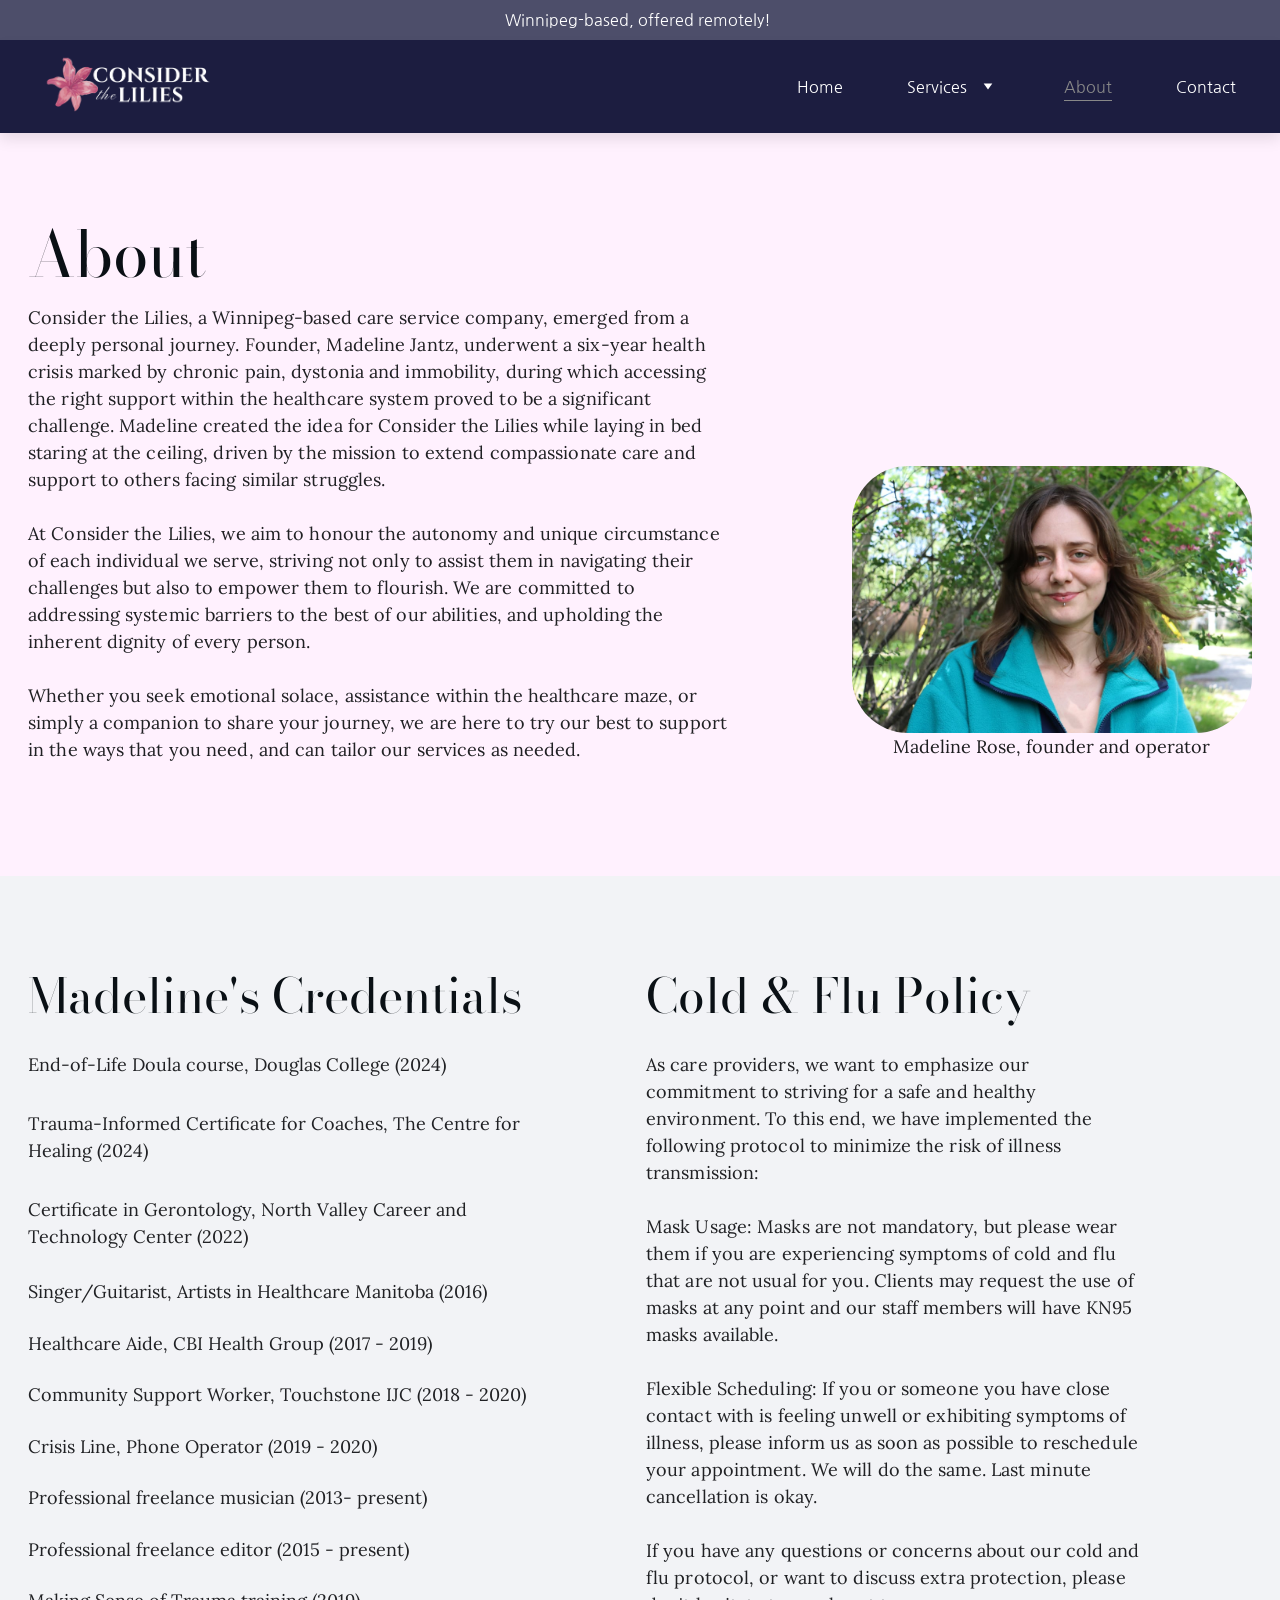
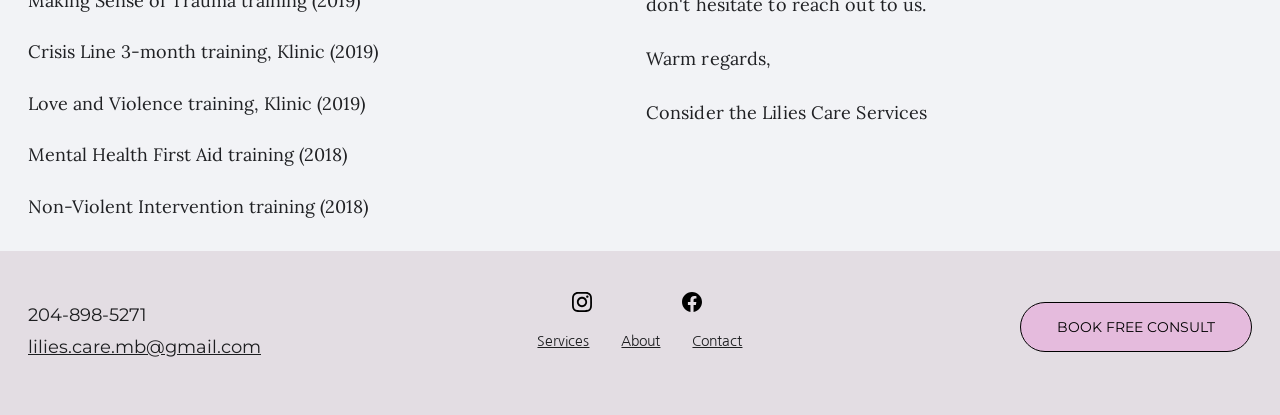
<file: about.html>
<!DOCTYPE html>
<!-- saved from url=(0040)https://www.consider-the-lilies.ca/about -->
<html lang="en"><head><meta http-equiv="Content-Type" content="text/html; charset=UTF-8"><meta name="viewport" content="width=device-width, initial-scale=1.0"><script type="application/ld+json">{"@context":"https://schema.org/","name":"Winnipeg-Based Chronic Pain Support | Consider the Lilies","url":"https://www.consider-the-lilies.ca/about","description":"Discover the story behind Consider the Lilies, and Madeline's credentials. Contact us today to discuss your chronic pain and companionship needs. Winnipeg-based, available worldwide","image":"https://www.consider-the-lilies.ca/assets-home/thisone-A0xN4enNOEIJx6e4.png","inLanguage":"en","keywords":["consider the lilies","companionship","winnipeg"],"@type":"WebPage"}</script><!--[--><!--[--><!--]--><!--[--><link rel="alternate" hreflang="x-default" href="about.html"><!--]--><link href="./assets-about/font-faces.css" rel="preconnect" crossorigin="true"><link href="./assets-about/font-faces.css" rel="preload" as="style"><link href="./assets-about/font-faces.css" rel="stylesheet" referrerpolicy="no-referrer"><title>Winnipeg-Based Chronic Pain Support | Consider the Lilies | Consider the Lilies Care Services - Winnipeg, MB</title><meta name="description" content="Discover the story behind Consider the Lilies, and Madeline&#39;s credentials. Contact us today to discuss your chronic pain and companionship needs. Winnipeg-based, available worldwide"><link rel="icon" type="image/jpeg" sizes="16x16" href="assets/favicon.jpg"><link rel="icon" type="image/jpeg" sizes="32x32" href="assets/favicon.jpg"><link rel="icon" type="image/jpeg" sizes="192x192" href="assets/favicon.jpg"><link rel="apple-touch-icon" href="assets/favicon.jpg"><meta content="https://www.consider-the-lilies.ca/about" property="og:url"><link rel="canonical" href="https://www.consider-the-lilies.ca/about"><meta content="Winnipeg-Based Chronic Pain Support | Consider the Lilies | Consider the Lilies Care Services - Winnipeg, MB" property="og:title"><meta name="twitter:title" content="Winnipeg-Based Chronic Pain Support | Consider the Lilies | Consider the Lilies Care Services - Winnipeg, MB"><meta content="website" property="og:type"><meta property="og:description" content="Discover the story behind Consider the Lilies, and Madeline&#39;s credentials. Contact us today to discuss your chronic pain and companionship needs. Winnipeg-based, available worldwide"><meta name="twitter:description" content="Discover the story behind Consider the Lilies, and Madeline&#39;s credentials. Contact us today to discuss your chronic pain and companionship needs. Winnipeg-based, available worldwide"><meta property="og:site_name" content="Consider the Lilies Care Services - Winnipeg, MB"><meta name="keywords" content="consider the lilies, companionship, winnipeg"><meta content="https://www.consider-the-lilies.ca/assets-home/thisone-A0xN4enNOEIJx6e4.png" property="og:image"><meta content="https://www.consider-the-lilies.ca/assets-home/thisone-A0xN4enNOEIJx6e4.png" name="twitter:image"><meta content="" property="og:image:alt"><meta content="" name="twitter:image:alt"><meta name="twitter:card" content="summary_large_image"><!----><!--]--><script>(function(){const postDate = null;

			const currentDate = new Date().setHours(0, 0, 0, 0);
			const postPublishDate = new Date(postDate).setHours(0, 0, 0, 0);

			if (postPublishDate && currentDate < postPublishDate) {
				window.location.replace('./index.html');
			}
		})();</script><link rel="stylesheet" href="./assets-about/styles.css"><link rel="stylesheet" href="./assets-about/cookieconsent.p7tfYeZO.css"><style>:root{--color-meteorite-dark:#2f1c6a;--color-meteorite-dark-2:#1f1346;--color-meteorite:#8c85ff;--color-meteorite-light:#d5dfff;--color-primary-dark:#5025d1;--color-primary:#673de6;--color-primary-light:#ebe4ff;--color-primary-charts:#b39ef3;--color-danger-dark:#d63163;--color-danger:#fc5185;--color-danger-light:#ffe8ef;--color-danger-charts:#fea8c2;--color-warning-dark:#fea419;--color-warning-dark-2:#9f6000;--color-warning-charts:#ffd28c;--color-warning:#ffcd35;--color-warning-light:#fff8e2;--color-success-dark:#008361;--color-success:#00b090;--color-success-light:#def4f0;--color-dark:#1d1e20;--color-black:#18181a;--color-gray-dark:#36344d;--color-gray:#727586;--color-gray-border:#dadce0;--color-gray-light:#f2f3f6;--color-light:#fff;--color-azure:#357df9;--color-azure-light:#e3ebf9;--color-azure-dark:#265ab2;--color-indigo:#6366f1;--color-neutral-200:#d8dae0}.whats-app-bubble{z-index:19;cursor:pointer;border-radius:100px;display:flex;position:fixed;bottom:24px;right:20px;box-shadow:0 4px 12px #00000026}#wtpQualitySign_fixedCSS,#wtpQualitySign_popupCSS{bottom:10px!important}#wtpQualitySign_fixedCSS{z-index:17!important}#wtpQualitySign_popupCSS{z-index:18!important}
</style><script data-el-id="script-consent-default">window.dataLayer = window.dataLayer || [];
	function gtag(){dataLayer.push(arguments);}
	gtag('consent', 'default', {"analytics_storage":"denied","ad_storage":"denied","ad_user_data":"denied","ad_personalization":"denied","functionality_storage":"denied","personalization_storage":"denied","security_storage":"granted"});</script><style id="cc-custom-theme">#cc-main { --cc-btn-primary-bg: rgb(0, 0, 0); --cc-toggle-on-bg: rgb(0, 0, 0); --cc-btn-primary-hover-bg: rgb(29, 30, 32); --cc-btn-primary-color: rgb(255, 255, 255); --cc-btn-secondary-bg: white; --cc-btn-secondary-hover-bg: rgb(240, 240, 240); --cc-font-family: 'Nanum Gothic', sans-serif; } #cc-main .cm__btn, #cc-main .pm__btn { border-radius: 999px; }</style></head><body><div><style>astro-island,astro-slot,astro-static-slot{display:contents}</style><astro-island uid="Z1JgOj7" component-export="default" props="{&quot;page-noindex&quot;:[0,false],&quot;canonical-url&quot;:[0,&quot;https://www.consider-the-lilies.ca/about&quot;],&quot;site-meta&quot;:[0,{&quot;version&quot;:[0,201],&quot;template&quot;:[0,&quot;blankservicetemplate&quot;],&quot;metaTitle&quot;:[0,&quot;Consider the Lilies Care Services - Winnipeg, MB&quot;],&quot;ogImageAlt&quot;:[0,&quot;&quot;],&quot;buttonSetId&quot;:[0,&quot;0&quot;],&quot;faviconPath&quot;:[0,&quot;untitled-design-YanBjMZgjrHvyovy.jpg&quot;],&quot;ogImagePath&quot;:[0,&quot;8-tshgucrqrehpuec-AQE4NXbJQoFZ7ypD.png&quot;],&quot;defaultLocale&quot;:[0,&quot;system&quot;],&quot;faviconOrigin&quot;:[0,&quot;assets&quot;],&quot;ogImageOrigin&quot;:[0,&quot;assets&quot;],&quot;ecommerceStoreId&quot;:[0,&quot;store_01HGW3P2VCSK532CEDE9XVWPZ8&quot;],&quot;isCookieBarEnabled&quot;:[0,true],&quot;isPrivateModeActive&quot;:[0,false],&quot;demoEcommerceStoreId&quot;:[0,&quot;demo_01G0E9P2R0CFTNBWEEFCEV8EG5&quot;],&quot;shouldAddWWWPrefixToDomain&quot;:[0,true]}],&quot;domain&quot;:[0,&quot;www.consider-the-lilies.ca&quot;]}" client="only" opts="{&quot;name&quot;:&quot;ClientHead&quot;,&quot;value&quot;:&quot;vue&quot;}" data-v-app=""><div></div></astro-island><astro-island uid="18WWDd" prefix="s1" component-export="default" props="{&quot;pageData&quot;:[0,{&quot;pages&quot;:[0,{&quot;home&quot;:[0,{&quot;type&quot;:[0,&quot;default&quot;],&quot;name&quot;:[0,&quot;Home&quot;],&quot;slug&quot;:[0,&quot;&quot;]}],&quot;z1SyUg&quot;:[0,{&quot;type&quot;:[0,&quot;default&quot;],&quot;name&quot;:[0,&quot;Custom Songs&quot;],&quot;slug&quot;:[0,&quot;custom-song-writing&quot;]}],&quot;z3RoZ7&quot;:[0,{&quot;type&quot;:[0,&quot;default&quot;],&quot;name&quot;:[0,&quot;Life Story Curation&quot;],&quot;slug&quot;:[0,&quot;life-story-curation&quot;]}],&quot;zZDAJn&quot;:[0,{&quot;meta&quot;:[0,{&quot;title&quot;:[0,&quot;Winnipeg-Based Chronic Pain Support | Consider the Lilies&quot;],&quot;noindex&quot;:[0,false],&quot;keywords&quot;:[1,[[0,&quot;consider the lilies&quot;],[0,&quot;companionship&quot;],[0,&quot;winnipeg&quot;]]],&quot;password&quot;:[0,&quot;&quot;],&quot;ogImageAlt&quot;:[0,&quot;&quot;],&quot;description&quot;:[0,&quot;Discover the story behind Consider the Lilies, and Madeline&#39;s credentials. Contact us today to discuss your chronic pain and companionship needs. Winnipeg-based, available worldwide&quot;],&quot;passwordDesign&quot;:[0,&quot;default&quot;],&quot;passwordBackText&quot;:[0,&quot;Back to&quot;],&quot;passwordButtonText&quot;:[0,&quot;Enter&quot;],&quot;passwordHeadingText&quot;:[0,&quot;Guest area&quot;],&quot;passwordSubheadingText&quot;:[0,&quot;Please enter the password to access the page&quot;],&quot;passwordPlaceholderText&quot;:[0,&quot;Type password&quot;]}],&quot;name&quot;:[0,&quot;About&quot;],&quot;slug&quot;:[0,&quot;about&quot;],&quot;type&quot;:[0,&quot;default&quot;],&quot;blocks&quot;:[1,[[0,&quot;zGsl6L&quot;],[0,&quot;zt0Ggf&quot;]]],&quot;hiddenSlots&quot;:[1,[]]}],&quot;zcMMs9&quot;:[0,{&quot;type&quot;:[0,&quot;default&quot;],&quot;name&quot;:[0,&quot;Recovery &amp; Illness Support&quot;],&quot;slug&quot;:[0,&quot;recovery-and-illness-support&quot;]}],&quot;ztuFv4&quot;:[0,{&quot;type&quot;:[0,&quot;default&quot;],&quot;name&quot;:[0,&quot;Sleep Pain Support&quot;],&quot;slug&quot;:[0,&quot;sleep-neck-pain-support&quot;]}],&quot;zujV5I&quot;:[0,{&quot;type&quot;:[0,&quot;default&quot;],&quot;name&quot;:[0,&quot;Companionship&quot;],&quot;slug&quot;:[0,&quot;companionship-services&quot;]}],&quot;Dl3R79bXy&quot;:[0,{&quot;type&quot;:[0,&quot;default&quot;],&quot;name&quot;:[0,&quot;Contact&quot;],&quot;slug&quot;:[0,&quot;contact&quot;]}],&quot;page_toIPvwTGgmcU-5zpjx6YB&quot;:[0,{&quot;type&quot;:[0,&quot;default&quot;],&quot;name&quot;:[0,&quot;Services&quot;],&quot;slug&quot;:[0,&quot;support-services&quot;]}]}],&quot;blocks&quot;:[0,{&quot;header&quot;:[0,{&quot;slot&quot;:[0,&quot;header&quot;],&quot;type&quot;:[0,&quot;BlockNavigation&quot;],&quot;mobile&quot;:[0,{&quot;height&quot;:[0,54],&quot;logoHeight&quot;:[0,24]}],&quot;desktop&quot;:[0,{&quot;height&quot;:[0,93],&quot;logoHeight&quot;:[0,63]}],&quot;settings&quot;:[0,{&quot;styles&quot;:[0,{&quot;width&quot;:[0,&quot;1240px&quot;],&quot;padding&quot;:[0,&quot;15px 16px 15px 16px&quot;],&quot;logo-width&quot;:[0,&quot;172px&quot;],&quot;cartIconSize&quot;:[0,&quot;24px&quot;],&quot;link-spacing&quot;:[0,&quot;64px&quot;],&quot;m-logo-width&quot;:[0,&quot;64px&quot;],&quot;m-link-spacing&quot;:[0,&quot;24px&quot;],&quot;element-spacing&quot;:[0,&quot;24px&quot;],&quot;contrastBackgroundColor&quot;:[0,&quot;rgb(47, 48, 107)&quot;]}],&quot;cartText&quot;:[0,&quot;Shopping bag&quot;],&quot;isSticky&quot;:[0,true],&quot;showLogo&quot;:[0,true],&quot;headerLayout&quot;:[0,&quot;desktop-1&quot;],&quot;isCartVisible&quot;:[0,true],&quot;logoImagePath&quot;:[0,&quot;slkjdhgsd-mp8nX3b9PKce84oy.png&quot;],&quot;mHeaderLayout&quot;:[0,&quot;mobile-1&quot;],&quot;logoImageOrigin&quot;:[0,&quot;assets&quot;],&quot;mobileLinksAlignment&quot;:[0,&quot;right&quot;]}],&quot;zindexes&quot;:[1,[]],&quot;background&quot;:[0,{&quot;color&quot;:[0,&quot;rgb(28, 29, 64)&quot;],&quot;current&quot;:[0,&quot;color&quot;],&quot;isTransparent&quot;:[0,false]}],&quot;components&quot;:[1,[]],&quot;fontFamily&quot;:[0,&quot;Nanum Gothic&quot;],&quot;fontWeight&quot;:[0,400],&quot;logoAspectRatio&quot;:[0,2.751031636863824],&quot;navLinkTextColor&quot;:[0,&quot;rgb(255, 255, 255)&quot;],&quot;navLinkTextColorHover&quot;:[0,&quot;rgb(136, 136, 136)&quot;]}],&quot;zGsl6L&quot;:[0,{&quot;type&quot;:[0,&quot;BlockLayout&quot;],&quot;mobile&quot;:[0,{&quot;minHeight&quot;:[0,1308]}],&quot;desktop&quot;:[0,{&quot;isHidden&quot;:[0,false],&quot;minHeight&quot;:[0,743]}],&quot;settings&quot;:[0,{&quot;styles&quot;:[0,{&quot;block-padding&quot;:[0,&quot;16px 0 16px 0&quot;],&quot;m-block-padding&quot;:[0,&quot;16px&quot;]}]}],&quot;zindexes&quot;:[1,[[0,&quot;zdIe06&quot;],[0,&quot;zxYulc&quot;],[0,&quot;zlrIb-&quot;]]],&quot;background&quot;:[0,{&quot;color&quot;:[0,&quot;rgba(255, 227, 253, 0.5)&quot;],&quot;current&quot;:[0,&quot;color&quot;]}],&quot;components&quot;:[1,[[0,&quot;zdIe06&quot;],[0,&quot;zxYulc&quot;],[0,&quot;zlrIb-&quot;]]],&quot;initialBlockId&quot;:[0,&quot;z6Avrq&quot;]}],&quot;zctw31&quot;:[0,{&quot;slot&quot;:[0,&quot;footer&quot;],&quot;type&quot;:[0,&quot;BlockLayout&quot;],&quot;mobile&quot;:[0,{&quot;minHeight&quot;:[0,277]}],&quot;desktop&quot;:[0,{&quot;minHeight&quot;:[0,164]}],&quot;settings&quot;:[0,{&quot;styles&quot;:[0,{&quot;cols&quot;:[0,&quot;12&quot;],&quot;rows&quot;:[0,7],&quot;width&quot;:[0,&quot;1224px&quot;],&quot;m-rows&quot;:[0,&quot;1&quot;],&quot;col-gap&quot;:[0,&quot;24px&quot;],&quot;row-gap&quot;:[0,&quot;16px&quot;],&quot;row-size&quot;:[0,&quot;48px&quot;],&quot;column-gap&quot;:[0,&quot;24px&quot;],&quot;block-padding&quot;:[0,&quot;16px 0 16px 0&quot;],&quot;m-block-padding&quot;:[0,&quot;40px 16px 40px 16px&quot;]}]}],&quot;zindexes&quot;:[1,[[0,&quot;zlhbIX&quot;],[0,&quot;z-3jcn&quot;],[0,&quot;z84M2k&quot;],[0,&quot;z2B2vZ&quot;]]],&quot;background&quot;:[0,{&quot;color&quot;:[0,&quot;rgb(227, 221, 227)&quot;],&quot;current&quot;:[0,&quot;color&quot;]}],&quot;components&quot;:[1,[[0,&quot;zlhbIX&quot;],[0,&quot;z-3jcn&quot;],[0,&quot;z84M2k&quot;],[0,&quot;z2B2vZ&quot;]]],&quot;initialBlockId&quot;:[0,&quot;uidC8frQP&quot;]}],&quot;zt0Ggf&quot;:[0,{&quot;type&quot;:[0,&quot;BlockLayout&quot;],&quot;mobile&quot;:[0,{&quot;minHeight&quot;:[0,2174]}],&quot;desktop&quot;:[0,{&quot;minHeight&quot;:[0,975]}],&quot;settings&quot;:[0,{&quot;styles&quot;:[0,{&quot;block-padding&quot;:[0,&quot;16px 0 16px 0&quot;],&quot;m-block-padding&quot;:[0,&quot;16px&quot;]}]}],&quot;zindexes&quot;:[1,[[0,&quot;zJ4D5F&quot;],[0,&quot;zvAhit&quot;]]],&quot;background&quot;:[0,{&quot;color&quot;:[0,&quot;rgb(242, 243, 246)&quot;],&quot;current&quot;:[0,&quot;color&quot;]}],&quot;components&quot;:[1,[[0,&quot;zJ4D5F&quot;],[0,&quot;zvAhit&quot;]]],&quot;initialBlockId&quot;:[0,&quot;zhOARa&quot;]}],&quot;stickyBar&quot;:[0,{&quot;type&quot;:[0,&quot;BlockStickyBar&quot;],&quot;items&quot;:[1,[[0,{&quot;type&quot;:[0,&quot;text&quot;],&quot;content&quot;:[0,&quot;&lt;p dir=\&quot;auto\&quot; style=\&quot;color: rgb(255, 255, 255); --lineHeightDesktop: 1.3; --fontSizeDesktop: 16px\&quot; class=\&quot;body-small\&quot;&gt;&lt;span style=\&quot;font-family: Nanum\\ Gothic; font-weight: 400\&quot;&gt;Winnipeg-based, offered remotely! &lt;/span&gt;&lt;/p&gt;&quot;]}]]],&quot;mobile&quot;:[0,{&quot;minHeight&quot;:[0,40]}],&quot;desktop&quot;:[0,{&quot;minHeight&quot;:[0,40]}],&quot;settings&quot;:[0,{&quot;styles&quot;:[0,{&quot;block-padding&quot;:[0,&quot;0&quot;],&quot;m-block-padding&quot;:[0,&quot;0 16px&quot;]}]}],&quot;zindexes&quot;:[1,[]],&quot;animation&quot;:[0,{&quot;name&quot;:[0,&quot;slide&quot;],&quot;type&quot;:[0,&quot;global&quot;]}],&quot;background&quot;:[0,{&quot;color&quot;:[0,&quot;rgba(28, 29, 64, 0.78)&quot;],&quot;current&quot;:[0,&quot;color&quot;]}],&quot;components&quot;:[1,[]]}]}],&quot;elements&quot;:[0,{&quot;z-3jcn&quot;:[0,{&quot;type&quot;:[0,&quot;GridTextBox&quot;],&quot;mobile&quot;:[0,{&quot;top&quot;:[0,82],&quot;left&quot;:[0,0],&quot;width&quot;:[0,328],&quot;height&quot;:[0,57]}],&quot;content&quot;:[0,&quot;&lt;p dir=\&quot;auto\&quot; style=\&quot;--lineHeightDesktop: 1.3; --fontSizeDesktop: 18px; margin-bottom: 8px;\&quot; class=\&quot;body\&quot;&gt;&lt;span style=\&quot;font-family: Montserrat; font-weight: 400;\&quot;&gt;204-898-5271&lt;/span&gt;&lt;/p&gt;&lt;p dir=\&quot;auto\&quot; style=\&quot;--lineHeightDesktop: 1.3; --fontSizeDesktop: 18px;\&quot; class=\&quot;body\&quot;&gt;&lt;span style=\&quot;font-family: Montserrat; font-weight: 400;\&quot;&gt;&lt;u&gt;&lt;a target=\&quot;_blank\&quot; rel=\&quot;nofollow\&quot; href=\&quot;mailto:lilies.care.mb@gmail.com\&quot; style=\&quot;text-decoration: none;\&quot;&gt;lilies.care.mb@gmail.com&lt;/a&gt;&lt;/u&gt;&lt;/span&gt;&lt;/p&gt;&quot;],&quot;desktop&quot;:[0,{&quot;top&quot;:[0,52],&quot;left&quot;:[0,0],&quot;width&quot;:[0,400],&quot;height&quot;:[0,56]}],&quot;settings&quot;:[0,{&quot;styles&quot;:[0,{&quot;text&quot;:[0,&quot;left&quot;],&quot;align&quot;:[0,&quot;flex-start&quot;],&quot;m-text&quot;:[0,&quot;center&quot;],&quot;justify&quot;:[0,&quot;flex-start&quot;],&quot;m-element-margin&quot;:[0,&quot;0 0 16px 0&quot;]}]}],&quot;animation&quot;:[0,{&quot;name&quot;:[0,&quot;slide&quot;],&quot;type&quot;:[0,&quot;global&quot;]}],&quot;initialElementId&quot;:[0,&quot;zdtEt_&quot;]}],&quot;z2B2vZ&quot;:[0,{&quot;type&quot;:[0,&quot;GridSocialIcons&quot;],&quot;links&quot;:[1,[[0,{&quot;svg&quot;:[0,&quot;&lt;svg width=\&quot;24\&quot; height=\&quot;24\&quot; viewBox=\&quot;0 0 24 24\&quot; fill=\&quot;none\&quot; xmlns=\&quot;http://www.w3.org/2000/svg\&quot;&gt;\n&lt;path d=\&quot;M12.0027 5.84808C8.59743 5.84808 5.85075 8.59477 5.85075 12C5.85075 15.4053 8.59743 18.1519 12.0027 18.1519C15.4079 18.1519 18.1546 15.4053 18.1546 12C18.1546 8.59477 15.4079 5.84808 12.0027 5.84808ZM12.0027 15.9996C9.80212 15.9996 8.00312 14.2059 8.00312 12C8.00312 9.7941 9.79677 8.00046 12.0027 8.00046C14.2086 8.00046 16.0022 9.7941 16.0022 12C16.0022 14.2059 14.2032 15.9996 12.0027 15.9996ZM19.8412 5.59644C19.8412 6.39421 19.1987 7.03135 18.4062 7.03135C17.6085 7.03135 16.9713 6.38885 16.9713 5.59644C16.9713 4.80402 17.6138 4.16153 18.4062 4.16153C19.1987 4.16153 19.8412 4.80402 19.8412 5.59644ZM23.9157 7.05277C23.8247 5.13063 23.3856 3.42801 21.9775 2.02522C20.5747 0.622429 18.8721 0.183388 16.9499 0.0870135C14.9689 -0.0254238 9.03112 -0.0254238 7.05008 0.0870135C5.1333 0.178034 3.43068 0.617075 2.02253 2.01986C0.614389 3.42265 0.180703 5.12527 0.0843279 7.04742C-0.0281093 9.02845 -0.0281093 14.9662 0.0843279 16.9472C0.175349 18.8694 0.614389 20.572 2.02253 21.9748C3.43068 23.3776 5.12794 23.8166 7.05008 23.913C9.03112 24.0254 14.9689 24.0254 16.9499 23.913C18.8721 23.822 20.5747 23.3829 21.9775 21.9748C23.3803 20.572 23.8193 18.8694 23.9157 16.9472C24.0281 14.9662 24.0281 9.03381 23.9157 7.05277ZM21.3564 19.0728C20.9388 20.1223 20.1303 20.9307 19.0755 21.3537C17.496 21.9802 13.7481 21.8356 12.0027 21.8356C10.2572 21.8356 6.50396 21.9748 4.92984 21.3537C3.88042 20.9361 3.07195 20.1276 2.64897 19.0728C2.02253 17.4934 2.16709 13.7455 2.16709 12C2.16709 10.2546 2.02789 6.50129 2.64897 4.92717C3.06659 3.87776 3.87507 3.06928 4.92984 2.6463C6.50931 2.01986 10.2572 2.16443 12.0027 2.16443C13.7481 2.16443 17.5014 2.02522 19.0755 2.6463C20.1249 3.06392 20.9334 3.8724 21.3564 4.92717C21.9828 6.50665 21.8383 10.2546 21.8383 12C21.8383 13.7455 21.9828 17.4987 21.3564 19.0728Z\&quot; fill=\&quot;currentColor\&quot;&gt;&lt;/path&gt;\n&lt;/svg&gt;\n&quot;],&quot;icon&quot;:[0,&quot;instagram&quot;],&quot;link&quot;:[0,&quot;https://www.instagram.com/lilies.care&quot;]}],[0,{&quot;svg&quot;:[0,&quot;&lt;svg width=\&quot;24\&quot; height=\&quot;24\&quot; viewBox=\&quot;0 0 24 24\&quot; fill=\&quot;none\&quot; xmlns=\&quot;http://www.w3.org/2000/svg\&quot;&gt;\n&lt;path d=\&quot;M24 12.0726C24 5.44354 18.629 0.0725708 12 0.0725708C5.37097 0.0725708 0 5.44354 0 12.0726C0 18.0619 4.38823 23.0264 10.125 23.9274V15.5414H7.07661V12.0726H10.125V9.4287C10.125 6.42144 11.9153 4.76031 14.6574 4.76031C15.9706 4.76031 17.3439 4.99451 17.3439 4.99451V7.94612H15.8303C14.34 7.94612 13.875 8.87128 13.875 9.82015V12.0726H17.2031L16.6708 15.5414H13.875V23.9274C19.6118 23.0264 24 18.0619 24 12.0726Z\&quot; fill=\&quot;currentColor\&quot;&gt;&lt;/path&gt;\n&lt;/svg&gt;\n&quot;],&quot;icon&quot;:[0,&quot;facebook&quot;],&quot;link&quot;:[0,&quot;https://www.facebook.com/profile.php?id=61561149473882&quot;]}]]],&quot;mobile&quot;:[0,{&quot;top&quot;:[0,44],&quot;left&quot;:[0,115],&quot;width&quot;:[0,99],&quot;height&quot;:[0,20]}],&quot;desktop&quot;:[0,{&quot;top&quot;:[0,41],&quot;left&quot;:[0,509],&quot;width&quot;:[0,200],&quot;height&quot;:[0,20]}],&quot;settings&quot;:[0,{&quot;styles&quot;:[0,{&quot;align&quot;:[0,&quot;&quot;],&quot;justify&quot;:[0,&quot;center&quot;],&quot;icon-size&quot;:[0,&quot;20px&quot;],&quot;icon-color&quot;:[0,&quot;rgb(0, 0, 0)&quot;],&quot;icon-spacing&quot;:[0,&quot;space-around&quot;],&quot;icon-direction&quot;:[0,&quot;row&quot;],&quot;icon-color-hover&quot;:[0,&quot;rgb(58, 58, 58)&quot;],&quot;m-element-margin&quot;:[0,&quot;0 0 16px 0&quot;],&quot;space-between-icons&quot;:[0,&quot;20px&quot;]}],&quot;useBrandColors&quot;:[0,false]}],&quot;animation&quot;:[0,{&quot;name&quot;:[0,&quot;slide&quot;],&quot;type&quot;:[0,&quot;global&quot;]}]}],&quot;z84M2k&quot;:[0,{&quot;rel&quot;:[0,&quot;nofollow&quot;],&quot;href&quot;:[0,&quot;http://consider-the-lilies-care-services.square.site/&quot;],&quot;type&quot;:[0,&quot;GridButton&quot;],&quot;mobile&quot;:[0,{&quot;top&quot;:[0,154],&quot;left&quot;:[0,64],&quot;width&quot;:[0,200],&quot;height&quot;:[0,55]}],&quot;target&quot;:[0,&quot;_blank&quot;],&quot;content&quot;:[0,&quot;book free consult&quot;],&quot;desktop&quot;:[0,{&quot;top&quot;:[0,51],&quot;left&quot;:[0,992],&quot;width&quot;:[0,232],&quot;height&quot;:[0,50]}],&quot;linkType&quot;:[0,&quot;external&quot;],&quot;settings&quot;:[0,{&quot;type&quot;:[0,&quot;primary&quot;],&quot;styles&quot;:[0,{&quot;align&quot;:[0,&quot;center&quot;],&quot;justify&quot;:[0,&quot;center&quot;],&quot;m-element-margin&quot;:[0,&quot;0 0 16px 0&quot;]}]}],&quot;animation&quot;:[0,{&quot;name&quot;:[0,&quot;slide&quot;],&quot;type&quot;:[0,&quot;global&quot;]}],&quot;fontColor&quot;:[0,&quot;rgb(0, 0, 0)&quot;],&quot;fontFamily&quot;:[0,&quot;Montserrat&quot;],&quot;fontWeight&quot;:[0,400],&quot;borderColor&quot;:[0,&quot;rgb(0, 0, 0)&quot;],&quot;borderWidth&quot;:[0,1],&quot;borderRadius&quot;:[0,25],&quot;fontColorHover&quot;:[0,&quot;rgb(255, 255, 255)&quot;],&quot;backgroundColor&quot;:[0,&quot;rgba(230, 177, 219, 0.78)&quot;],&quot;borderColorHover&quot;:[0,&quot;rgb(0, 0, 0)&quot;],&quot;initialElementId&quot;:[0,&quot;zkAEkx&quot;],&quot;backgroundColorHover&quot;:[0,&quot;rgb(29, 30, 32)&quot;]}],&quot;zJ4D5F&quot;:[0,{&quot;type&quot;:[0,&quot;GridTextBox&quot;],&quot;mobile&quot;:[0,{&quot;top&quot;:[0,64],&quot;left&quot;:[0,0],&quot;width&quot;:[0,328],&quot;height&quot;:[0,743]}],&quot;content&quot;:[0,&quot;&lt;h3 dir=\&quot;auto\&quot; style=\&quot;color: rgb(10, 16, 21); margin-bottom: 24px;\&quot;&gt;&lt;span style=\&quot;font-family: &amp;quot;Bodoni Moda&amp;quot;; font-weight: 400;\&quot;&gt;Cold &amp;amp; Flu Policy&lt;/span&gt;&lt;/h3&gt;&lt;p dir=\&quot;auto\&quot; style=\&quot;color: rgb(10, 16, 21);\&quot; class=\&quot;body\&quot;&gt;&lt;span style=\&quot;color: rgb(32, 33, 36); text-transform: none; letter-spacing: 0.1px;\&quot;&gt;As care providers, we want to emphasize our commitment to striving for a safe and healthy environment. To this end, we have implemented the following protocol to minimize the risk of illness transmission:&lt;/span&gt;&lt;br&gt;&lt;br&gt;&lt;span style=\&quot;color: rgb(32, 33, 36); text-transform: none; letter-spacing: 0.1px;\&quot;&gt;Mask Usage: Masks are not mandatory, but please wear them if you are experiencing symptoms of cold and flu that are not usual for you. Clients may request the use of masks at any point and our staff members will have KN95 masks available.&lt;/span&gt;&lt;br&gt;&lt;br&gt;&lt;span style=\&quot;color: rgb(32, 33, 36); text-transform: none; letter-spacing: 0.1px;\&quot;&gt;Flexible Scheduling: If you or someone you have close contact with is feeling unwell or exhibiting symptoms of illness, please inform us as soon as possible to reschedule your appointment. We will do the same. Last minute cancellation is okay.&lt;/span&gt;&lt;br&gt;&lt;br&gt;&lt;span style=\&quot;color: rgb(32, 33, 36); text-transform: none; letter-spacing: 0.1px;\&quot;&gt;If you have any questions or concerns about our cold and flu protocol, or want to discuss extra protection, please don&#39;t hesitate to reach out to us.&lt;/span&gt;&lt;br&gt;&lt;br&gt;&lt;span style=\&quot;color: rgb(32, 33, 36); text-transform: none; letter-spacing: 0.1px;\&quot;&gt;Warm regards,&lt;/span&gt;&lt;br&gt;&lt;br&gt;&lt;span style=\&quot;color: rgb(32, 33, 36); text-transform: none; letter-spacing: 0.1px;\&quot;&gt;Consider the Lilies Care Services&lt;/span&gt;&lt;/p&gt;&quot;],&quot;desktop&quot;:[0,{&quot;top&quot;:[0,89],&quot;left&quot;:[0,618],&quot;width&quot;:[0,503],&quot;height&quot;:[0,741]}],&quot;settings&quot;:[0,{&quot;styles&quot;:[0,{&quot;text&quot;:[0,&quot;left&quot;],&quot;align&quot;:[0,&quot;flex-start&quot;],&quot;justify&quot;:[0,&quot;flex-start&quot;],&quot;m-element-margin&quot;:[0,&quot;0 0 16px 0&quot;]}]}],&quot;initialElementId&quot;:[0,&quot;zm8Mhx&quot;]}],&quot;zdIe06&quot;:[0,{&quot;type&quot;:[0,&quot;GridTextBox&quot;],&quot;mobile&quot;:[0,{&quot;top&quot;:[0,64],&quot;left&quot;:[0,18],&quot;width&quot;:[0,292],&quot;height&quot;:[0,882]}],&quot;content&quot;:[0,&quot;&lt;h1 dir=\&quot;auto\&quot; style=\&quot;color: rgb(10, 16, 21); margin-bottom: 8px;\&quot;&gt;&lt;span style=\&quot;font-family: &amp;quot;Bodoni Moda&amp;quot;; font-weight: 400;\&quot;&gt;About&lt;/span&gt;&lt;/h1&gt;&lt;p dir=\&quot;auto\&quot; class=\&quot;body\&quot;&gt;&lt;span style=\&quot;color: rgb(32, 33, 36); text-transform: none; letter-spacing: 0.1px;\&quot;&gt;Consider the Lilies, a Winnipeg-based care service company, emerged from a deeply personal journey. Founder, Madeline Jantz, underwent a six-year health crisis marked by chronic pain, dystonia and immobility, during which accessing the right support within the healthcare system proved to be a significant challenge. Madeline created the idea for Consider the Lilies while laying in bed staring at the ceiling, driven by the mission to extend compassionate care and support to others facing similar struggles.&lt;/span&gt;&lt;br&gt;&lt;br&gt;&lt;span style=\&quot;color: rgb(32, 33, 36); text-transform: none; letter-spacing: 0.1px;\&quot;&gt;At Consider the Lilies, we aim to honour the autonomy and unique circumstance of each individual we serve, striving not only to assist them in navigating their challenges but also to empower them to flourish. We are committed to addressing systemic barriers to the best of our abilities, and upholding the inherent dignity of every person.&lt;/span&gt;&lt;br&gt;&lt;br&gt;&lt;span style=\&quot;color: rgb(32, 33, 36); text-transform: none; letter-spacing: 0.1px;\&quot;&gt;Whether you seek emotional solace, assistance within the healthcare maze, or simply a companion to share your journey, we are here to try our best to support in the ways that you need, and can tailor our services as needed.&lt;/span&gt;&lt;/p&gt;&quot;],&quot;desktop&quot;:[0,{&quot;top&quot;:[0,80],&quot;left&quot;:[0,0],&quot;width&quot;:[0,709],&quot;height&quot;:[0,559]}],&quot;settings&quot;:[0,{&quot;styles&quot;:[0,{&quot;text&quot;:[0,&quot;left&quot;],&quot;align&quot;:[0,&quot;flex-start&quot;],&quot;justify&quot;:[0,&quot;flex-start&quot;],&quot;m-element-margin&quot;:[0,&quot;0 0 16px 0&quot;]}]}],&quot;animation&quot;:[0,{&quot;name&quot;:[0,&quot;scale&quot;],&quot;type&quot;:[0,&quot;element&quot;]}],&quot;initialElementId&quot;:[0,&quot;zQQaCb&quot;]}],&quot;zlhbIX&quot;:[0,{&quot;type&quot;:[0,&quot;GridTextBox&quot;],&quot;mobile&quot;:[0,{&quot;top&quot;:[0,239],&quot;left&quot;:[0,0],&quot;width&quot;:[0,328],&quot;height&quot;:[0,21]}],&quot;content&quot;:[0,&quot;&lt;p dir=\&quot;auto\&quot; class=\&quot;body-small\&quot;&gt;&lt;span style=\&quot;font-family: &amp;quot;Nanum Gothic&amp;quot;; font-weight: 400;\&quot;&gt;&lt;u&gt;&lt;a target=\&quot;_self\&quot; rel=\&quot;\&quot; href=\&quot;services.html\&quot; style=\&quot;text-decoration: none;\&quot; data-page-id=\&quot;page_toIPvwTGgmcU-5zpjx6YB\&quot;&gt;Services&lt;/a&gt;&lt;/u&gt;        &lt;u&gt;&lt;a target=\&quot;_self\&quot; rel=\&quot;\&quot; href=\&quot;about.html\&quot; style=\&quot;text-decoration: none;\&quot; data-page-id=\&quot;zZDAJn\&quot;&gt;About&lt;/a&gt;&lt;/u&gt;        &lt;u&gt;&lt;a target=\&quot;_self\&quot; rel=\&quot;\&quot; href=\&quot;contact.html\&quot; style=\&quot;text-decoration: none;\&quot; data-page-id=\&quot;Dl3R79bXy\&quot;&gt;Contact&lt;/a&gt;&lt;/u&gt;&lt;/span&gt;&lt;/p&gt;&quot;],&quot;desktop&quot;:[0,{&quot;top&quot;:[0,80],&quot;left&quot;:[0,412],&quot;width&quot;:[0,400],&quot;height&quot;:[0,21]}],&quot;settings&quot;:[0,{&quot;styles&quot;:[0,{&quot;text&quot;:[0,&quot;center&quot;],&quot;align&quot;:[0,&quot;flex-start&quot;],&quot;justify&quot;:[0,&quot;flex-start&quot;],&quot;m-element-margin&quot;:[0,&quot;0 0 16px 0&quot;]}]}],&quot;animation&quot;:[0,{&quot;name&quot;:[0,&quot;slide&quot;],&quot;type&quot;:[0,&quot;global&quot;]}]}],&quot;zlrIb-&quot;:[0,{&quot;type&quot;:[0,&quot;GridTextBox&quot;],&quot;mobile&quot;:[0,{&quot;top&quot;:[0,1222],&quot;left&quot;:[0,29],&quot;width&quot;:[0,273],&quot;height&quot;:[0,18]}],&quot;content&quot;:[0,&quot;&lt;p dir=\&quot;auto\&quot; style=\&quot;--lineHeightMobile: 1.3; --fontSizeMobile: 14px\&quot; class=\&quot;body\&quot;&gt;Madeline Rose, founder and operator&lt;/p&gt;&quot;],&quot;desktop&quot;:[0,{&quot;top&quot;:[0,600],&quot;left&quot;:[0,824],&quot;width&quot;:[0,400],&quot;height&quot;:[0,27]}],&quot;settings&quot;:[0,{&quot;styles&quot;:[0,{&quot;text&quot;:[0,&quot;center&quot;],&quot;align&quot;:[0,&quot;flex-start&quot;],&quot;m-text&quot;:[0,&quot;center&quot;],&quot;justify&quot;:[0,&quot;flex-start&quot;],&quot;m-element-margin&quot;:[0,&quot;0 0 16px 0&quot;]}]}]}],&quot;zvAhit&quot;:[0,{&quot;type&quot;:[0,&quot;GridTextBox&quot;],&quot;mobile&quot;:[0,{&quot;top&quot;:[0,893],&quot;left&quot;:[0,0],&quot;width&quot;:[0,328],&quot;height&quot;:[0,1012]}],&quot;content&quot;:[0,&quot;&lt;h3 dir=\&quot;auto\&quot; style=\&quot;color: rgb(10, 16, 21); --lineHeightMobile: 1.3; --fontSizeMobile: 31px; margin-bottom: 24px\&quot;&gt;&lt;span style=\&quot;font-family: Bodoni\\ Moda; font-weight: 400\&quot;&gt;Madeline&#39;s Credentials&lt;/span&gt;&lt;/h3&gt;&lt;p dir=\&quot;auto\&quot; style=\&quot;color: rgb(32, 33, 36)\&quot; class=\&quot;body\&quot;&gt;End-of-Life Doula course, Douglas College (2024)&lt;/p&gt;&lt;p dir=\&quot;auto\&quot; style=\&quot;color: rgb(32, 33, 36)\&quot; class=\&quot;body\&quot;&gt;Trauma-Informed Certificate for Coaches, The Centre for Healing (2024)&lt;/p&gt;&lt;p dir=\&quot;auto\&quot; style=\&quot;color: rgb(32, 33, 36)\&quot; class=\&quot;body\&quot;&gt;Certificate in Gerontology, North Valley Career and Technology Center (2022)&lt;/p&gt;&lt;p dir=\&quot;auto\&quot; style=\&quot;color: rgb(32, 33, 36); --lineHeightDesktop: 1.08\&quot; class=\&quot;body\&quot;&gt;Singer/Guitarist, Artists in Healthcare Manitoba (2016)&lt;/p&gt;&lt;p dir=\&quot;auto\&quot; style=\&quot;color: rgb(32, 33, 36); --lineHeightDesktop: 1.08\&quot; class=\&quot;body\&quot;&gt;Healthcare Aide, CBI Health Group (2017 - 2019)&lt;/p&gt;&lt;p dir=\&quot;auto\&quot; style=\&quot;color: rgb(32, 33, 36); --lineHeightDesktop: 1.08\&quot; class=\&quot;body\&quot;&gt;Community Support Worker, Touchstone IJC (2018 - 2020)&lt;/p&gt;&lt;p dir=\&quot;auto\&quot; style=\&quot;color: rgb(32, 33, 36); --lineHeightDesktop: 1.08\&quot; class=\&quot;body\&quot;&gt;Crisis Line, Phone Operator (2019 - 2020)&lt;/p&gt;&lt;p dir=\&quot;auto\&quot; style=\&quot;color: rgb(32, 33, 36); --lineHeightDesktop: 1.08\&quot; class=\&quot;body\&quot;&gt;Professional freelance musician (2013- present)&lt;/p&gt;&lt;p dir=\&quot;auto\&quot; style=\&quot;color: rgb(32, 33, 36); --lineHeightDesktop: 1.08; margin-bottom: 32px\&quot; class=\&quot;body\&quot;&gt;Professional freelance editor (2015 - present)&lt;/p&gt;&lt;p dir=\&quot;auto\&quot; style=\&quot;color: rgb(32, 33, 36); --lineHeightDesktop: 1.08\&quot; class=\&quot;body\&quot;&gt;Making Sense of Trauma training (2019)&lt;/p&gt;&lt;p dir=\&quot;auto\&quot; style=\&quot;color: rgb(32, 33, 36); --lineHeightDesktop: 1.08\&quot; class=\&quot;body\&quot;&gt;Crisis Line 3-month training, Klinic (2019)&lt;/p&gt;&lt;p dir=\&quot;auto\&quot; style=\&quot;color: rgb(32, 33, 36); --lineHeightDesktop: 1.08\&quot; class=\&quot;body\&quot;&gt;Love and Violence training, Klinic (2019)&lt;/p&gt;&lt;p dir=\&quot;auto\&quot; style=\&quot;color: rgb(32, 33, 36); --lineHeightDesktop: 1.08\&quot; class=\&quot;body\&quot;&gt;Mental Health First Aid training (2018)&lt;/p&gt;&lt;p dir=\&quot;auto\&quot; style=\&quot;color: rgb(32, 33, 36); --lineHeightDesktop: 1.08\&quot; class=\&quot;body\&quot;&gt;Non-Violent Intervention training (2018)&lt;/p&gt;&quot;],&quot;desktop&quot;:[0,{&quot;top&quot;:[0,89],&quot;left&quot;:[0,0],&quot;width&quot;:[0,503],&quot;height&quot;:[0,859]}],&quot;settings&quot;:[0,{&quot;styles&quot;:[0,{&quot;text&quot;:[0,&quot;left&quot;],&quot;align&quot;:[0,&quot;flex-start&quot;],&quot;justify&quot;:[0,&quot;flex-start&quot;],&quot;m-element-margin&quot;:[0,&quot;0 0 16px 0&quot;]}]}],&quot;initialElementId&quot;:[0,&quot;zm8Mhx&quot;]}],&quot;zxYulc&quot;:[0,{&quot;rel&quot;:[0,&quot;nofollow&quot;],&quot;type&quot;:[0,&quot;GridImage&quot;],&quot;mobile&quot;:[0,{&quot;top&quot;:[0,976],&quot;left&quot;:[0,0],&quot;width&quot;:[0,328],&quot;height&quot;:[0,241]}],&quot;desktop&quot;:[0,{&quot;top&quot;:[0,333],&quot;crop&quot;:[0,{&quot;top&quot;:[0,100],&quot;left&quot;:[0,100],&quot;scale&quot;:[0,1]}],&quot;left&quot;:[0,824],&quot;width&quot;:[0,400],&quot;height&quot;:[0,267],&quot;borderRadius&quot;:[0,&quot;56px&quot;]}],&quot;settings&quot;:[0,{&quot;alt&quot;:[0,&quot;&quot;],&quot;path&quot;:[0,&quot;lemony-june23-58-mk3DVpOD7Vs1Enxm.JPG&quot;],&quot;origin&quot;:[0,&quot;assets&quot;],&quot;styles&quot;:[0,{&quot;align&quot;:[0,&quot;center&quot;],&quot;justify&quot;:[0,&quot;center&quot;],&quot;m-element-margin&quot;:[0,&quot;0 0 16px 0&quot;]}],&quot;clickAction&quot;:[0,&quot;none&quot;]}],&quot;fullResolutionWidth&quot;:[0,6000],&quot;fullResolutionHeight&quot;:[0,4000]}]}],&quot;nav&quot;:[1,[[0,{&quot;isHidden&quot;:[0,false],&quot;linkType&quot;:[0,&quot;Page&quot;],&quot;subItems&quot;:[1,[]],&quot;navItemId&quot;:[0,&quot;home&quot;],&quot;linkedPageId&quot;:[0,&quot;home&quot;]}],[0,{&quot;isHidden&quot;:[0,false],&quot;linkType&quot;:[0,&quot;Page&quot;],&quot;subItems&quot;:[1,[[0,{&quot;isHidden&quot;:[0,false],&quot;linkType&quot;:[0,&quot;Page&quot;],&quot;subItems&quot;:[1,[]],&quot;navItemId&quot;:[0,&quot;zRCZxj&quot;],&quot;linkedPageId&quot;:[0,&quot;zujV5I&quot;]}],[0,{&quot;isHidden&quot;:[0,false],&quot;linkType&quot;:[0,&quot;Page&quot;],&quot;subItems&quot;:[1,[]],&quot;navItemId&quot;:[0,&quot;zcGoJC&quot;],&quot;linkedPageId&quot;:[0,&quot;z3RoZ7&quot;]}],[0,{&quot;isHidden&quot;:[0,false],&quot;linkType&quot;:[0,&quot;Page&quot;],&quot;subItems&quot;:[1,[]],&quot;navItemId&quot;:[0,&quot;zITY5V&quot;],&quot;linkedPageId&quot;:[0,&quot;zcMMs9&quot;]}],[0,{&quot;isHidden&quot;:[0,false],&quot;linkType&quot;:[0,&quot;Page&quot;],&quot;subItems&quot;:[1,[]],&quot;navItemId&quot;:[0,&quot;zAjJnD&quot;],&quot;linkedPageId&quot;:[0,&quot;z1SyUg&quot;]}],[0,{&quot;isHidden&quot;:[0,false],&quot;linkType&quot;:[0,&quot;Page&quot;],&quot;subItems&quot;:[1,[]],&quot;navItemId&quot;:[0,&quot;zqa7IB&quot;],&quot;linkedPageId&quot;:[0,&quot;ztuFv4&quot;]}]]],&quot;navItemId&quot;:[0,&quot;-ZityMQMN8a_iu8qYbt3v&quot;],&quot;linkedPageId&quot;:[0,&quot;page_toIPvwTGgmcU-5zpjx6YB&quot;]}],[0,{&quot;isHidden&quot;:[0,false],&quot;linkType&quot;:[0,&quot;Page&quot;],&quot;subItems&quot;:[1,[]],&quot;navItemId&quot;:[0,&quot;zFDUev&quot;],&quot;linkedPageId&quot;:[0,&quot;zZDAJn&quot;]}],[0,{&quot;isHidden&quot;:[0,false],&quot;linkType&quot;:[0,&quot;Page&quot;],&quot;subItems&quot;:[1,[]],&quot;navItemId&quot;:[0,&quot;Dl3R79bXy&quot;],&quot;linkedPageId&quot;:[0,&quot;Dl3R79bXy&quot;]}]]],&quot;currentLocale&quot;:[0,&quot;system&quot;],&quot;homePageId&quot;:[0,&quot;home&quot;],&quot;cookieBannerAcceptText&quot;:[0,&quot;Accept&quot;],&quot;cookieBannerDisclaimer&quot;:[0,&quot;This website uses cookies to provide necessary site functionality and to improve your experience. By using this website, you agree to our use of cookies.&quot;],&quot;cookieBannerDeclineText&quot;:[0,&quot;Decline&quot;],&quot;cookieConsentTranslations&quot;:[0,{&quot;categoryNecessaryName&quot;:[0,&quot;Strictly Necessary Cookies&quot;],&quot;categoryNecessaryDescription&quot;:[0,&quot;These cookies are essential for the website to function properly.&quot;],&quot;categoryPlatformAnalyticsName&quot;:[0,&quot;Platform Analytics&quot;],&quot;categoryPlatformAnalyticsDescription&quot;:[0,&quot;Hostinger uses cookies and similar technologies to analyze how you use this website. This helps improve user experience and Hostinger products. For this purpose, Amplitude service is used to collect usage data that does not directly identify you. Analytics are used only with your consent.&quot;]}],&quot;cookieConsentLocale&quot;:[0,&quot;system&quot;],&quot;blogReadingTimeText&quot;:[0],&quot;metaTitle&quot;:[0],&quot;meta&quot;:[0,{&quot;version&quot;:[0,201],&quot;template&quot;:[0,&quot;blankservicetemplate&quot;],&quot;metaTitle&quot;:[0,&quot;Consider the Lilies Care Services - Winnipeg, MB&quot;],&quot;ogImageAlt&quot;:[0,&quot;&quot;],&quot;buttonSetId&quot;:[0,&quot;0&quot;],&quot;faviconPath&quot;:[0,&quot;untitled-design-YanBjMZgjrHvyovy.jpg&quot;],&quot;ogImagePath&quot;:[0,&quot;8-tshgucrqrehpuec-AQE4NXbJQoFZ7ypD.png&quot;],&quot;defaultLocale&quot;:[0,&quot;system&quot;],&quot;faviconOrigin&quot;:[0,&quot;assets&quot;],&quot;ogImageOrigin&quot;:[0,&quot;assets&quot;],&quot;ecommerceStoreId&quot;:[0,&quot;store_01HGW3P2VCSK532CEDE9XVWPZ8&quot;],&quot;isCookieBarEnabled&quot;:[0,true],&quot;isPrivateModeActive&quot;:[0,false],&quot;demoEcommerceStoreId&quot;:[0,&quot;demo_01G0E9P2R0CFTNBWEEFCEV8EG5&quot;],&quot;shouldAddWWWPrefixToDomain&quot;:[0,true]}],&quot;forms&quot;:[0,{&quot;Contact form&quot;:[0,{&quot;token&quot;:[0,&quot;mP473RW9J8hJ37vRj79BmnBL8bRmDZQe&quot;]}],&quot;Subscribe form&quot;:[0,{&quot;token&quot;:[0,&quot;mnlz8kVoWgH1jzPlOvMnYD6NqonAJawe&quot;]}]}],&quot;styles&quot;:[0,{&quot;h1&quot;:[0,{&quot;font-size&quot;:[0,&quot;64px&quot;],&quot;font-style&quot;:[0,&quot;normal&quot;],&quot;font-family&quot;:[0,&quot;var(--font-primary)&quot;],&quot;font-weight&quot;:[0,400],&quot;line-height&quot;:[0,&quot;1.3em&quot;],&quot;m-font-size&quot;:[0,&quot;40px&quot;],&quot;letter-spacing&quot;:[0,0],&quot;text-transform&quot;:[0,&quot;none&quot;],&quot;text-decoration&quot;:[0,&quot;none&quot;]}],&quot;h2&quot;:[0,{&quot;font-size&quot;:[0,&quot;56px&quot;],&quot;font-style&quot;:[0,&quot;normal&quot;],&quot;font-family&quot;:[0,&quot;var(--font-primary)&quot;],&quot;font-weight&quot;:[0,400],&quot;line-height&quot;:[0,&quot;1.3em&quot;],&quot;m-font-size&quot;:[0,&quot;36px&quot;],&quot;letter-spacing&quot;:[0,0],&quot;text-transform&quot;:[0,&quot;none&quot;],&quot;text-decoration&quot;:[0,&quot;none&quot;]}],&quot;h3&quot;:[0,{&quot;font-size&quot;:[0,&quot;48px&quot;],&quot;font-style&quot;:[0,&quot;normal&quot;],&quot;font-family&quot;:[0,&quot;var(--font-primary)&quot;],&quot;font-weight&quot;:[0,400],&quot;line-height&quot;:[0,&quot;1.3em&quot;],&quot;m-font-size&quot;:[0,&quot;32px&quot;],&quot;letter-spacing&quot;:[0,0],&quot;text-transform&quot;:[0,&quot;none&quot;],&quot;text-decoration&quot;:[0,&quot;none&quot;]}],&quot;h4&quot;:[0,{&quot;font-size&quot;:[0,&quot;40px&quot;],&quot;font-style&quot;:[0,&quot;normal&quot;],&quot;font-family&quot;:[0,&quot;var(--font-primary)&quot;],&quot;font-weight&quot;:[0,400],&quot;line-height&quot;:[0,&quot;1.3em&quot;],&quot;m-font-size&quot;:[0,&quot;24px&quot;],&quot;letter-spacing&quot;:[0,0],&quot;text-transform&quot;:[0,&quot;none&quot;],&quot;text-decoration&quot;:[0,&quot;none&quot;]}],&quot;h5&quot;:[0,{&quot;font-size&quot;:[0,&quot;32px&quot;],&quot;font-style&quot;:[0,&quot;normal&quot;],&quot;font-family&quot;:[0,&quot;var(--font-primary)&quot;],&quot;font-weight&quot;:[0,400],&quot;line-height&quot;:[0,&quot;1.3em&quot;],&quot;m-font-size&quot;:[0,&quot;24px&quot;],&quot;letter-spacing&quot;:[0,0],&quot;text-transform&quot;:[0,&quot;none&quot;],&quot;text-decoration&quot;:[0,&quot;none&quot;]}],&quot;h6&quot;:[0,{&quot;font-size&quot;:[0,&quot;24px&quot;],&quot;font-style&quot;:[0,&quot;normal&quot;],&quot;font-family&quot;:[0,&quot;var(--font-primary)&quot;],&quot;font-weight&quot;:[0,400],&quot;line-height&quot;:[0,&quot;1.3em&quot;],&quot;m-font-size&quot;:[0,&quot;20px&quot;],&quot;letter-spacing&quot;:[0,0],&quot;text-transform&quot;:[0,&quot;none&quot;],&quot;text-decoration&quot;:[0,&quot;none&quot;]}],&quot;body&quot;:[0,{&quot;font-size&quot;:[0,&quot;18px&quot;],&quot;font-style&quot;:[0,&quot;normal&quot;],&quot;font-family&quot;:[0,&quot;var(--font-secondary)&quot;],&quot;font-weight&quot;:[0,400],&quot;line-height&quot;:[0,&quot;1.5em&quot;],&quot;m-font-size&quot;:[0,&quot;16px&quot;],&quot;letter-spacing&quot;:[0,0],&quot;text-transform&quot;:[0,&quot;none&quot;],&quot;text-decoration&quot;:[0,&quot;none&quot;]}],&quot;font&quot;:[0,{&quot;primary&quot;:[0,&quot;&#39;Nanum Gothic&#39;, sans-serif&quot;],&quot;secondary&quot;:[0,&quot;&#39;Lora&#39;, serif&quot;]}],&quot;nav-link&quot;:[0,{&quot;color&quot;:[0,&quot;rgb(255, 255, 255)&quot;],&quot;font-size&quot;:[0,&quot;16px&quot;],&quot;font-style&quot;:[0,&quot;normal&quot;],&quot;color-hover&quot;:[0,&quot;rgb(136, 136, 136)&quot;],&quot;font-family&quot;:[0,&quot;var(--font-secondary)&quot;],&quot;font-weight&quot;:[0,400],&quot;line-height&quot;:[0,&quot;1.5em&quot;],&quot;m-font-size&quot;:[0,&quot;16px&quot;],&quot;letter-spacing&quot;:[0,0],&quot;text-transform&quot;:[0,&quot;none&quot;],&quot;text-decoration&quot;:[0,&quot;none&quot;]}],&quot;body-large&quot;:[0,{&quot;font-size&quot;:[0,&quot;18px&quot;],&quot;font-style&quot;:[0,&quot;normal&quot;],&quot;font-family&quot;:[0,&quot;var(--font-secondary)&quot;],&quot;font-weight&quot;:[0,400],&quot;line-height&quot;:[0,&quot;1.5em&quot;],&quot;m-font-size&quot;:[0,&quot;18px&quot;],&quot;letter-spacing&quot;:[0,0],&quot;text-transform&quot;:[0,&quot;none&quot;],&quot;text-decoration&quot;:[0,&quot;none&quot;]}],&quot;body-small&quot;:[0,{&quot;font-size&quot;:[0,&quot;14px&quot;],&quot;font-style&quot;:[0,&quot;normal&quot;],&quot;font-family&quot;:[0,&quot;var(--font-secondary)&quot;],&quot;font-weight&quot;:[0,400],&quot;line-height&quot;:[0,&quot;1.5em&quot;],&quot;m-font-size&quot;:[0,&quot;14px&quot;],&quot;letter-spacing&quot;:[0,0],&quot;text-transform&quot;:[0,&quot;none&quot;],&quot;text-decoration&quot;:[0,&quot;none&quot;]}],&quot;grid-button-primary&quot;:[0,{&quot;font-size&quot;:[0,&quot;14px&quot;],&quot;padding-x&quot;:[0,&quot;48px&quot;],&quot;padding-y&quot;:[0,&quot;16px&quot;],&quot;font-color&quot;:[0,&quot;rgb(255, 255, 255)&quot;],&quot;font-style&quot;:[0,&quot;normal&quot;],&quot;border-null&quot;:[0,&quot;none&quot;],&quot;font-family&quot;:[0,&quot;var(--font-secondary)&quot;],&quot;font-weight&quot;:[0,400],&quot;line-height&quot;:[0,&quot;1.35&quot;],&quot;m-font-size&quot;:[0,&quot;14px&quot;],&quot;m-padding-x&quot;:[0,&quot;40px&quot;],&quot;m-padding-y&quot;:[0,&quot;14px&quot;],&quot;box-shadow-x&quot;:[0,&quot;0px&quot;],&quot;box-shadow-y&quot;:[0,&quot;0px&quot;],&quot;border-radius&quot;:[0,999],&quot;letter-spacing&quot;:[0,&quot;normal&quot;],&quot;text-transform&quot;:[0,&quot;uppercase&quot;],&quot;box-shadow-blur&quot;:[0,&quot;0px&quot;],&quot;box-shadow-null&quot;:[0,&quot;none&quot;],&quot;text-decoration&quot;:[0,&quot;none&quot;],&quot;background-color&quot;:[0,&quot;rgb(0, 0, 0)&quot;],&quot;box-shadow-color&quot;:[0,&quot;rgba(0, 0, 0, 0)&quot;],&quot;border-null-hover&quot;:[0,&quot;none&quot;],&quot;box-shadow-spread&quot;:[0,&quot;0px&quot;],&quot;box-shadow-x-hover&quot;:[0,&quot;0px&quot;],&quot;box-shadow-y-hover&quot;:[0,&quot;0px&quot;],&quot;transition-duration&quot;:[0,&quot;0.2s&quot;],&quot;background-color-null&quot;:[0,&quot;&quot;],&quot;box-shadow-blur-hover&quot;:[0,&quot;0px&quot;],&quot;box-shadow-null-hover&quot;:[0,&quot;none&quot;],&quot;background-color-hover&quot;:[0,&quot;rgb(29, 30, 32)&quot;],&quot;box-shadow-color-hover&quot;:[0,&quot;0px&quot;],&quot;box-shadow-spread-hover&quot;:[0,&quot;0px&quot;],&quot;transition-timing-function&quot;:[0,&quot;ease&quot;],&quot;background-color-null-hover&quot;:[0,&quot;&quot;]}],&quot;grid-button-secondary&quot;:[0,{&quot;font-size&quot;:[0,&quot;14px&quot;],&quot;padding-x&quot;:[0,&quot;48px&quot;],&quot;padding-y&quot;:[0,&quot;16px&quot;],&quot;font-style&quot;:[0,&quot;normal&quot;],&quot;border-null&quot;:[0,&quot;none&quot;],&quot;font-family&quot;:[0,&quot;var(--font-secondary)&quot;],&quot;font-weight&quot;:[0,400],&quot;line-height&quot;:[0,&quot;1.35&quot;],&quot;m-font-size&quot;:[0,&quot;14px&quot;],&quot;m-padding-x&quot;:[0,&quot;40px&quot;],&quot;m-padding-y&quot;:[0,&quot;14px&quot;],&quot;box-shadow-x&quot;:[0,&quot;0px&quot;],&quot;box-shadow-y&quot;:[0,&quot;0px&quot;],&quot;border-radius&quot;:[0,999],&quot;letter-spacing&quot;:[0,&quot;normal&quot;],&quot;text-transform&quot;:[0,&quot;uppercase&quot;],&quot;box-shadow-blur&quot;:[0,&quot;0px&quot;],&quot;box-shadow-null&quot;:[0,&quot;none&quot;],&quot;text-decoration&quot;:[0,&quot;none&quot;],&quot;background-color&quot;:[0,&quot;white&quot;],&quot;box-shadow-color&quot;:[0,&quot;rgba(0, 0, 0, 0)&quot;],&quot;border-null-hover&quot;:[0,&quot;none&quot;],&quot;box-shadow-spread&quot;:[0,&quot;0px&quot;],&quot;box-shadow-x-hover&quot;:[0,&quot;0px&quot;],&quot;box-shadow-y-hover&quot;:[0,&quot;0px&quot;],&quot;transition-duration&quot;:[0,&quot;0.2s&quot;],&quot;background-color-null&quot;:[0,&quot;&quot;],&quot;box-shadow-blur-hover&quot;:[0,&quot;0px&quot;],&quot;box-shadow-null-hover&quot;:[0,&quot;none&quot;],&quot;background-color-hover&quot;:[0,&quot;rgb(240, 240, 240)&quot;],&quot;box-shadow-color-hover&quot;:[0,&quot;0px&quot;],&quot;box-shadow-spread-hover&quot;:[0,&quot;0px&quot;],&quot;transition-timing-function&quot;:[0,&quot;ease&quot;],&quot;background-color-null-hover&quot;:[0,&quot;&quot;]}]}],&quot;domain&quot;:[0,&quot;www.consider-the-lilies.ca&quot;],&quot;siteId&quot;:[0,&quot;AVLG8XK84nCG4xDb&quot;],&quot;ecommerceShoppingCart&quot;:[0],&quot;blogCategories&quot;:[0,{}],&quot;hasBlogPosts&quot;:[0,true],&quot;languageSwitcherLanguages&quot;:[1,[]],&quot;currentPageId&quot;:[0,&quot;zZDAJn&quot;],&quot;productId&quot;:[0],&quot;languageKeys&quot;:[1,[[0,&quot;system&quot;]]],&quot;isDynamicProductPageEnabled&quot;:[0,false],&quot;buildDate&quot;:[0,&quot;1788051453349&quot;]}],&quot;productData&quot;:[0]}" client="load" opts="{&quot;name&quot;:&quot;PageComponent&quot;,&quot;value&quot;:true}" await-children=""><!--[--><main style="--h1-font-size: 64px; --h1-font-style: normal; --h1-font-family: var(--font-primary); --h1-font-weight: 400; --h1-line-height: 1.3em; --h1-m-font-size: 40px; --h1-letter-spacing: 0; --h1-text-transform: none; --h1-text-decoration: none; --h2-font-size: 56px; --h2-font-style: normal; --h2-font-family: var(--font-primary); --h2-font-weight: 400; --h2-line-height: 1.3em; --h2-m-font-size: 36px; --h2-letter-spacing: 0; --h2-text-transform: none; --h2-text-decoration: none; --h3-font-size: 48px; --h3-font-style: normal; --h3-font-family: var(--font-primary); --h3-font-weight: 400; --h3-line-height: 1.3em; --h3-m-font-size: 32px; --h3-letter-spacing: 0; --h3-text-transform: none; --h3-text-decoration: none; --h4-font-size: 40px; --h4-font-style: normal; --h4-font-family: var(--font-primary); --h4-font-weight: 400; --h4-line-height: 1.3em; --h4-m-font-size: 24px; --h4-letter-spacing: 0; --h4-text-transform: none; --h4-text-decoration: none; --h5-font-size: 32px; --h5-font-style: normal; --h5-font-family: var(--font-primary); --h5-font-weight: 400; --h5-line-height: 1.3em; --h5-m-font-size: 24px; --h5-letter-spacing: 0; --h5-text-transform: none; --h5-text-decoration: none; --h6-font-size: 24px; --h6-font-style: normal; --h6-font-family: var(--font-primary); --h6-font-weight: 400; --h6-line-height: 1.3em; --h6-m-font-size: 20px; --h6-letter-spacing: 0; --h6-text-transform: none; --h6-text-decoration: none; --body-font-size: 18px; --body-font-style: normal; --body-font-family: var(--font-secondary); --body-font-weight: 400; --body-line-height: 1.5em; --body-m-font-size: 16px; --body-letter-spacing: 0; --body-text-transform: none; --body-text-decoration: none; --font-primary: &#39;Nanum Gothic&#39;, sans-serif; --font-secondary: &#39;Lora&#39;, serif; --nav-link-color: rgb(255, 255, 255); --nav-link-font-size: 16px; --nav-link-font-style: normal; --nav-link-color-hover: rgb(136, 136, 136); --nav-link-font-family: var(--font-secondary); --nav-link-font-weight: 400; --nav-link-line-height: 1.5em; --nav-link-m-font-size: 16px; --nav-link-letter-spacing: 0; --nav-link-text-transform: none; --nav-link-text-decoration: none; --body-large-font-size: 18px; --body-large-font-style: normal; --body-large-font-family: var(--font-secondary); --body-large-font-weight: 400; --body-large-line-height: 1.5em; --body-large-m-font-size: 18px; --body-large-letter-spacing: 0; --body-large-text-transform: none; --body-large-text-decoration: none; --body-small-font-size: 14px; --body-small-font-style: normal; --body-small-font-family: var(--font-secondary); --body-small-font-weight: 400; --body-small-line-height: 1.5em; --body-small-m-font-size: 14px; --body-small-letter-spacing: 0; --body-small-text-transform: none; --body-small-text-decoration: none; --grid-button-primary-font-size: 14px; --grid-button-primary-padding-x: 48px; --grid-button-primary-padding-y: 16px; --grid-button-primary-font-color: rgb(255, 255, 255); --grid-button-primary-font-style: normal; --grid-button-primary-border-null: none; --grid-button-primary-font-family: var(--font-secondary); --grid-button-primary-font-weight: 400; --grid-button-primary-line-height: 1.35; --grid-button-primary-m-font-size: 14px; --grid-button-primary-m-padding-x: 40px; --grid-button-primary-m-padding-y: 14px; --grid-button-primary-box-shadow-x: 0px; --grid-button-primary-box-shadow-y: 0px; --grid-button-primary-border-radius: 999px; --grid-button-primary-letter-spacing: normal; --grid-button-primary-text-transform: uppercase; --grid-button-primary-box-shadow-blur: 0px; --grid-button-primary-box-shadow-null: none; --grid-button-primary-text-decoration: none; --grid-button-primary-background-color: rgb(0, 0, 0); --grid-button-primary-box-shadow-color: rgba(0, 0, 0, 0); --grid-button-primary-border-null-hover: none; --grid-button-primary-box-shadow-spread: 0px; --grid-button-primary-box-shadow-x-hover: 0px; --grid-button-primary-box-shadow-y-hover: 0px; --grid-button-primary-transition-duration: 0.2s; --grid-button-primary-box-shadow-blur-hover: 0px; --grid-button-primary-box-shadow-null-hover: none; --grid-button-primary-background-color-hover: rgb(29, 30, 32); --grid-button-primary-box-shadow-color-hover: 0px; --grid-button-primary-box-shadow-spread-hover: 0px; --grid-button-primary-transition-timing-function: ease; --grid-button-secondary-font-size: 14px; --grid-button-secondary-padding-x: 48px; --grid-button-secondary-padding-y: 16px; --grid-button-secondary-font-style: normal; --grid-button-secondary-border-null: none; --grid-button-secondary-font-family: var(--font-secondary); --grid-button-secondary-font-weight: 400; --grid-button-secondary-line-height: 1.35; --grid-button-secondary-m-font-size: 14px; --grid-button-secondary-m-padding-x: 40px; --grid-button-secondary-m-padding-y: 14px; --grid-button-secondary-box-shadow-x: 0px; --grid-button-secondary-box-shadow-y: 0px; --grid-button-secondary-border-radius: 999px; --grid-button-secondary-letter-spacing: normal; --grid-button-secondary-text-transform: uppercase; --grid-button-secondary-box-shadow-blur: 0px; --grid-button-secondary-box-shadow-null: none; --grid-button-secondary-text-decoration: none; --grid-button-secondary-background-color: white; --grid-button-secondary-box-shadow-color: rgba(0, 0, 0, 0); --grid-button-secondary-border-null-hover: none; --grid-button-secondary-box-shadow-spread: 0px; --grid-button-secondary-box-shadow-x-hover: 0px; --grid-button-secondary-box-shadow-y-hover: 0px; --grid-button-secondary-transition-duration: 0.2s; --grid-button-secondary-box-shadow-blur-hover: 0px; --grid-button-secondary-box-shadow-null-hover: none; --grid-button-secondary-background-color-hover: rgb(240, 240, 240); --grid-button-secondary-box-shadow-color-hover: 0px; --grid-button-secondary-box-shadow-spread-hover: 0px; --grid-button-secondary-transition-timing-function: ease; --bd11b3cc: 94px;" class="page"><div class="sticky-trigger"></div><!----><div class="top-blocks--sticky top-blocks"><section class="block-sticky-bar" data-block-id="stickyBar" style="--v26704a29: 100;" data-v-6a3a7045="" data-qa="block-sticky-bar"><div class="block-background block-sticky-bar__background transition-with-bg" data-v-6a3a7045="" style="--v4cfc8878:rgba(28, 29, 64, 0.78);--v5abb0200:50%;--v5c6fda9f:0%;--v47c095f9:50%;--v000e51f2:center;--v79d8fbfe:calc(-20svh * 50 / 100);--v3f9ca25a:false;"><!----><!----><!----></div><div class="block-sticky-bar-layout transition transition--slide transition--root-hidden" style="--block-padding-top: 0; --block-padding: 0; --block-padding-right: 0; --block-padding-bottom: 0; --block-padding-left: 0; --m-block-padding: 0 16px; --m-grid-template-rows: 1fr; --t-grid-template-rows: 1fr; --small-desktop-grid-template-rows: 1fr; --grid-template-rows: 1fr; --m-grid-template-columns: 100.00%; --grid-template-columns: 100.00%; --m-block-min-height: 40px; --t-block-min-height: 40px; --small-desktop-block-min-height: 3.2679738562091503vw; --block-min-height: 40px; --fdc2b41c: 1224px; --v5f463c26: 100; --v508bbe34: 360px; --v4598627a: 0 16px;" data-v-6a3a7045="" data-v-a7ad1e09="" data-qa="block-sticky-bar-layout"><!--[--><!--[--><div class="text-box block-sticky-bar__element" data-animation-role="block-element" data-v-6a3a7045="" style="--v2b806092:break-spaces;--v12d9d480:initial;--d294b058:break-spaces;" data-animation-state="active"><p dir="auto" style="color: rgb(255, 255, 255); --lineHeightDesktop: 1.3; --fontSizeDesktop: 16px" class="body-small"><span style="font-family: Nanum\ Gothic; font-weight: 400">Winnipeg-based, offered remotely! </span></p></div><!--]--><!--]--></div></section><header class="block-header block-header--with-shadow" style="--nav-link-font-family:Nanum Gothic;--nav-link-font-weight:400;--nav-link-text-color:rgb(255, 255, 255);--nav-link-text-color-hover:rgb(136, 136, 136);--header-height-mobile:54px;--width:1240px;--padding-top:15px;--padding:15px 16px 15px 16px;--padding-right:16px;--padding-bottom:15px;--padding-left:16px;--logo-width:172px;--cartIconSize:24px;--link-spacing:64px;--m-logo-width:64px;--m-link-spacing:24px;--element-spacing:24px;--contrastBackgroundColor:rgb(47, 48, 107);--background-color:rgb(28, 29, 64);" backgroundcolorcontrast="rgb(47, 48, 107)" height="93" is-in-preview-mode="false" is-preview-mobile-view="false" data-v-06cc56f8=""><div class="background" style="--background-color:rgb(28, 29, 64);" data-v-06cc56f8=""></div><!--[--><div class="block-header-layout-desktop block-header-layout-desktop--desktop-1" style="--v5c616aa5: min-content auto; --v2e94a9f4: 40px;" data-v-c1535ecd=""><!--[--><a class="block-header-logo block-header__logo" href="index.html" data-v-06cc56f8="" style="--v6f401cb2:172px;--v5ef47fbb:63px;--b298f7c8:24px;--b1fe0892:24;--v6313685a:400;--v66b767ed:64px;--v56669be0:24px;--v00407601:24px;" data-v-2fe39434=""><img class="block-header-logo__image" src="./assets-about/slkjdhgsd-mp8nX3b9PKce84oy.png" alt="Consider the Lilies Care Services - Winnipeg, MB logo" data-v-2fe39434="" data-qa="builder-siteheader-img-logo"></a><!--]--><!--[--><nav class="block-header__nav" data-v-06cc56f8=""><ul class="block-header__nav-links" data-v-06cc56f8="" data-qa="builder-siteheader-emptyspace"><!--[--><li class="block-header-item" data-v-06cc56f8="" data-v-f7e431f3=""><label class="block-header-item__label" data-v-f7e431f3=""><!----><div class="item-content-wrapper block-header-item__item" aria-haspopup="false" data-v-f7e431f3="" data-v-76d5a5f3="" data-qa="navigation-item-home"><a class="item-content" target="" href="index.html" data-v-76d5a5f3="" data-qa="navigationblock-page-home">Home</a><!----></div><!----></label></li><li class="block-header-item" data-v-06cc56f8="" data-v-f7e431f3=""><label class="block-header-item__label" data-v-f7e431f3=""><input type="checkbox" class="block-header-item__mobile-dropdown-trigger" data-v-f7e431f3=""><div class="item-content-wrapper block-header-item__item" aria-haspopup="true" data-v-f7e431f3="" data-v-76d5a5f3="" data-qa="navigation-item-services"><a class="item-content" target="" href="services.html" data-v-76d5a5f3="" data-qa="navigationblock-page-services">Services</a><div class="item-content__icon-container-wrapper" data-v-76d5a5f3=""><span class="item-content__icon-container" data-v-76d5a5f3=""><svg class="item-content__icon" width="10" height="7" viewBox="0 0 10 7" fill="none" xmlns="http://www.w3.org/2000/svg" data-v-76d5a5f3=""><path d="M5 6.5L0.669873 0.5L9.33013 0.500001L5 6.5Z" fill="currentColor" data-v-76d5a5f3=""></path></svg></span></div></div><div class="block-header-item__dropdown-area" data-v-f7e431f3=""><ul class="block-header-item__dropdown" data-v-f7e431f3=""><!--[--><li class="block-header-item" data-v-f7e431f3=""><label class="block-header-item__label" data-v-f7e431f3=""><!----><div class="item-content-wrapper block-header-item__item" aria-haspopup="false" data-v-f7e431f3="" data-v-76d5a5f3="" data-qa="navigation-item-companionship"><a class="item-content" target="" href="companionship.html" data-v-76d5a5f3="" data-qa="navigationblock-page-companionship">Companionship</a><!----></div><!----></label></li><li class="block-header-item" data-v-f7e431f3=""><label class="block-header-item__label" data-v-f7e431f3=""><!----><div class="item-content-wrapper block-header-item__item" aria-haspopup="false" data-v-f7e431f3="" data-v-76d5a5f3="" data-qa="navigation-item-lifestorycuration"><a class="item-content" target="" href="life-story.html" data-v-76d5a5f3="" data-qa="navigationblock-page-lifestorycuration">Life Story Curation</a><!----></div><!----></label></li><li class="block-header-item" data-v-f7e431f3=""><label class="block-header-item__label" data-v-f7e431f3=""><!----><div class="item-content-wrapper block-header-item__item" aria-haspopup="false" data-v-f7e431f3="" data-v-76d5a5f3="" data-qa="navigation-item-recoveryillnesssupport"><a class="item-content" target="" href="recovery-illness-support.html" data-v-76d5a5f3="" data-qa="navigationblock-page-recoveryillnesssupport">Recovery &amp; Illness Support</a><!----></div><!----></label></li><li class="block-header-item" data-v-f7e431f3=""><label class="block-header-item__label" data-v-f7e431f3=""><!----><div class="item-content-wrapper block-header-item__item" aria-haspopup="false" data-v-f7e431f3="" data-v-76d5a5f3="" data-qa="navigation-item-customsongs"><a class="item-content" target="" href="songwriting.html" data-v-76d5a5f3="" data-qa="navigationblock-page-customsongs">Custom Songs</a><!----></div><!----></label></li><li class="block-header-item" data-v-f7e431f3=""><label class="block-header-item__label" data-v-f7e431f3=""><!----><div class="item-content-wrapper block-header-item__item" aria-haspopup="false" data-v-f7e431f3="" data-v-76d5a5f3="" data-qa="navigation-item-sleeppainsupport"><a class="item-content" target="" href="sleep-support.html" data-v-76d5a5f3="" data-qa="navigationblock-page-sleeppainsupport">Sleep Pain Support</a><!----></div><!----></label></li><!--]--></ul></div></label></li><li class="block-header-item" data-v-06cc56f8="" data-v-f7e431f3=""><label class="block-header-item__label" data-v-f7e431f3=""><!----><div class="item-content-wrapper item-content-wrapper--active block-header-item__item" aria-haspopup="false" data-v-f7e431f3="" data-v-76d5a5f3="" data-qa="navigation-item-about"><a class="item-content" target="" href="about.html" data-v-76d5a5f3="" data-qa="navigationblock-page-active-about">About</a><!----></div><!----></label></li><li class="block-header-item" data-v-06cc56f8="" data-v-f7e431f3=""><label class="block-header-item__label" data-v-f7e431f3=""><!----><div class="item-content-wrapper block-header-item__item" aria-haspopup="false" data-v-f7e431f3="" data-v-76d5a5f3="" data-qa="navigation-item-contact"><a class="item-content" target="" href="contact.html" data-v-76d5a5f3="" data-qa="navigationblock-page-contact">Contact</a><!----></div><!----></label></li><!--]--></ul></nav><!--]--><!--[--><!--]--><!--[--><!--]--><!--[--><!--]--><!--[--><!--]--></div><div class="block-header-layout-mobile block-header-layout-mobile--mobile-1" style="--v5c616aa5: min-content auto; --v2e94a9f4: 40px;" data-v-c1535ecd=""><!--[--><a class="block-header-logo block-header__logo" href="index.html" data-v-06cc56f8="" style="--v6f401cb2:172px;--v5ef47fbb:63px;--b298f7c8:24px;--b1fe0892:24;--v6313685a:400;--v66b767ed:64px;--v56669be0:24px;--v00407601:24px;" data-v-2fe39434=""><img class="block-header-logo__image" src="./assets-about/slkjdhgsd-mp8nX3b9PKce84oy.png" alt="Consider the Lilies Care Services - Winnipeg, MB logo" data-v-2fe39434="" data-qa="builder-siteheader-img-logo"></a><!--]--><!--[--><!--]--><!--[--><button type="button" class="burger block-header__hamburger-menu" title="Menu" data-v-06cc56f8="" style="--v63017ab5:var(--nav-link-text-color);" data-v-43ca5418="" data-qa="builder-siteheader-btn-hamburger"><span class="burger__bun" data-v-43ca5418=""></span><span class="burger__meat" data-v-43ca5418=""></span><span class="burger__bun" data-v-43ca5418=""></span></button><!--]--><div class="block-header-layout-mobile__dropdown--link-align-right block-header-layout-mobile__dropdown" data-v-c1535ecd=""><!--[--><nav class="block-header__nav" data-v-06cc56f8=""><ul class="block-header__nav-links" data-v-06cc56f8="" data-qa="builder-siteheader-emptyspace"><!--[--><li class="block-header-item" data-v-06cc56f8="" data-v-f7e431f3=""><label class="block-header-item__label" data-v-f7e431f3=""><!----><div class="item-content-wrapper block-header-item__item" aria-haspopup="false" data-v-f7e431f3="" data-v-76d5a5f3="" data-qa="navigation-item-home"><a class="item-content" target="" href="index.html" data-v-76d5a5f3="" data-qa="navigationblock-page-home">Home</a><!----></div><!----></label></li><li class="block-header-item" data-v-06cc56f8="" data-v-f7e431f3=""><label class="block-header-item__label" data-v-f7e431f3=""><input type="checkbox" class="block-header-item__mobile-dropdown-trigger" data-v-f7e431f3=""><div class="item-content-wrapper block-header-item__item" aria-haspopup="true" data-v-f7e431f3="" data-v-76d5a5f3="" data-qa="navigation-item-services"><a class="item-content" target="" href="services.html" data-v-76d5a5f3="" data-qa="navigationblock-page-services">Services</a><div class="item-content__icon-container-wrapper" data-v-76d5a5f3=""><span class="item-content__icon-container" data-v-76d5a5f3=""><svg class="item-content__icon" width="10" height="7" viewBox="0 0 10 7" fill="none" xmlns="http://www.w3.org/2000/svg" data-v-76d5a5f3=""><path d="M5 6.5L0.669873 0.5L9.33013 0.500001L5 6.5Z" fill="currentColor" data-v-76d5a5f3=""></path></svg></span></div></div><div class="block-header-item__dropdown-area" data-v-f7e431f3=""><ul class="block-header-item__dropdown" data-v-f7e431f3=""><!--[--><li class="block-header-item" data-v-f7e431f3=""><label class="block-header-item__label" data-v-f7e431f3=""><!----><div class="item-content-wrapper block-header-item__item" aria-haspopup="false" data-v-f7e431f3="" data-v-76d5a5f3="" data-qa="navigation-item-companionship"><a class="item-content" target="" href="companionship.html" data-v-76d5a5f3="" data-qa="navigationblock-page-companionship">Companionship</a><!----></div><!----></label></li><li class="block-header-item" data-v-f7e431f3=""><label class="block-header-item__label" data-v-f7e431f3=""><!----><div class="item-content-wrapper block-header-item__item" aria-haspopup="false" data-v-f7e431f3="" data-v-76d5a5f3="" data-qa="navigation-item-lifestorycuration"><a class="item-content" target="" href="life-story.html" data-v-76d5a5f3="" data-qa="navigationblock-page-lifestorycuration">Life Story Curation</a><!----></div><!----></label></li><li class="block-header-item" data-v-f7e431f3=""><label class="block-header-item__label" data-v-f7e431f3=""><!----><div class="item-content-wrapper block-header-item__item" aria-haspopup="false" data-v-f7e431f3="" data-v-76d5a5f3="" data-qa="navigation-item-recoveryillnesssupport"><a class="item-content" target="" href="recovery-illness-support.html" data-v-76d5a5f3="" data-qa="navigationblock-page-recoveryillnesssupport">Recovery &amp; Illness Support</a><!----></div><!----></label></li><li class="block-header-item" data-v-f7e431f3=""><label class="block-header-item__label" data-v-f7e431f3=""><!----><div class="item-content-wrapper block-header-item__item" aria-haspopup="false" data-v-f7e431f3="" data-v-76d5a5f3="" data-qa="navigation-item-customsongs"><a class="item-content" target="" href="songwriting.html" data-v-76d5a5f3="" data-qa="navigationblock-page-customsongs">Custom Songs</a><!----></div><!----></label></li><li class="block-header-item" data-v-f7e431f3=""><label class="block-header-item__label" data-v-f7e431f3=""><!----><div class="item-content-wrapper block-header-item__item" aria-haspopup="false" data-v-f7e431f3="" data-v-76d5a5f3="" data-qa="navigation-item-sleeppainsupport"><a class="item-content" target="" href="sleep-support.html" data-v-76d5a5f3="" data-qa="navigationblock-page-sleeppainsupport">Sleep Pain Support</a><!----></div><!----></label></li><!--]--></ul></div></label></li><li class="block-header-item" data-v-06cc56f8="" data-v-f7e431f3=""><label class="block-header-item__label" data-v-f7e431f3=""><!----><div class="item-content-wrapper item-content-wrapper--active block-header-item__item" aria-haspopup="false" data-v-f7e431f3="" data-v-76d5a5f3="" data-qa="navigation-item-about"><a class="item-content" target="" href="about.html" data-v-76d5a5f3="" data-qa="navigationblock-page-active-about">About</a><!----></div><!----></label></li><li class="block-header-item" data-v-06cc56f8="" data-v-f7e431f3=""><label class="block-header-item__label" data-v-f7e431f3=""><!----><div class="item-content-wrapper block-header-item__item" aria-haspopup="false" data-v-f7e431f3="" data-v-76d5a5f3="" data-qa="navigation-item-contact"><a class="item-content" target="" href="contact.html" data-v-76d5a5f3="" data-qa="navigationblock-page-contact">Contact</a><!----></div><!----></label></li><!--]--></ul></nav><!--]--><!--[--><!--]--><!--[--><!--]--><!--[--><!--]--></div></div><!--]--></header></div><div class="page__blocks" data-pagefind-body="" data-pagefind-filter="type:other" data-pagefind-meta="title[data-pf-title]" data-pf-title="About"><!--[--><section id="zGsl6L" class="block block--desktop-first-visible block--mobile-first-visible" style="--block-padding-top:16px;--block-padding:16px 0 16px 0;--block-padding-right:0;--block-padding-bottom:16px;--block-padding-left:0;--m-block-padding:16px;" data-v-6686dd9a="" data-qa="block"><div class="block-background transition-with-bg" data-v-6686dd9a="" style="--v4cfc8878:rgba(255, 227, 253, 0.5);--v5abb0200:50%;--v5c6fda9f:0%;--v47c095f9:50%;--v000e51f2:center;--v79d8fbfe:calc(-20svh * 50 / 100);--v3f9ca25a:false;"><!----><!----><!----></div><div class="block-layout block-layout--layout" style="--m-grid-template-rows:17.78vw auto 8.33vw auto 1.39vw auto 68px;--t-grid-template-rows:minmax(64px, auto) minmax(882px, auto) minmax(30px, auto) minmax(241px, auto) minmax(5px, auto) minmax(18px, auto) 1fr;--small-desktop-grid-template-rows:minmax(6.54vw, auto) minmax(20.67vw, auto) minmax(21.81vw, auto) minmax(2.21vw, auto) minmax(0.98vw, auto) 8.50vw;--grid-template-rows:minmax(80px, auto) minmax(253px, auto) minmax(267px, auto) minmax(27px, auto) minmax(12px, auto) 1fr;--m-grid-template-columns:5.49% 3.35% 83.23% 2.44% 5.49%;--grid-template-columns:57.92% 9.40% 32.68%;--m-block-min-height:auto;--t-block-min-height:1308px;--small-desktop-block-min-height:auto;--block-min-height:743px;--v3f3138e2:1224px;--c27f45b8:360px;--v66d5c4a6:0 4.444444444444445vw;--v1984096a:0 16px;" data-v-6686dd9a=""><!--[--><!--[--><div class="layout-element layout-element--layout layout-element transition transition--scale" style="--text:left;--align:flex-start;--justify:flex-start;--m-element-margin:0 0 16px 0;--z-index:1;--grid-row:2/6;--grid-column:1/2;--m-grid-row:2/3;--m-grid-column:2/5;--v72f86ff9:559px;--v4c707db6:882px;" data-v-5636d6b6="" data-qa="layout-element-wrapper:zdie06" data-animation-state="active"><!--[--><!----><!----><!----><!----><!----><div class="text-box layout-element__component layout-element__component--GridTextBox" id="zdIe06" data-v-5636d6b6="" style="--v2b806092:break-spaces;--v12d9d480:initial;--d294b058:break-spaces;" data-qa="gridtextbox:zdie06"><h1 dir="auto" style="color: rgb(10, 16, 21); margin-bottom: 8px;"><span style="font-family: &quot;Bodoni Moda&quot;; font-weight: 400;">About</span></h1><p dir="auto" class="body"><span style="color: rgb(32, 33, 36); text-transform: none; letter-spacing: 0.1px;">Consider the Lilies, a Winnipeg-based care service company, emerged from a deeply personal journey. Founder, Madeline Jantz, underwent a six-year health crisis marked by chronic pain, dystonia and immobility, during which accessing the right support within the healthcare system proved to be a significant challenge. Madeline created the idea for Consider the Lilies while laying in bed staring at the ceiling, driven by the mission to extend compassionate care and support to others facing similar struggles.</span><br><br><span style="color: rgb(32, 33, 36); text-transform: none; letter-spacing: 0.1px;">At Consider the Lilies, we aim to honour the autonomy and unique circumstance of each individual we serve, striving not only to assist them in navigating their challenges but also to empower them to flourish. We are committed to addressing systemic barriers to the best of our abilities, and upholding the inherent dignity of every person.</span><br><br><span style="color: rgb(32, 33, 36); text-transform: none; letter-spacing: 0.1px;">Whether you seek emotional solace, assistance within the healthcare maze, or simply a companion to share your journey, we are here to try our best to support in the ways that you need, and can tailor our services as needed.</span></p></div><!----><!----><!----><!----><!----><!----><!----><!----><!----><!----><!----><!----><!----><!--[--><!--]--><!--]--></div><div class="layout-element layout-element--layout layout-element transition transition-- transition--root-hidden" style="--align:center;--justify:center;--m-element-margin:0 0 16px 0;--z-index:2;--grid-row:3/4;--grid-column:3/4;--m-grid-row:4/5;--m-grid-column:1/6;--v72f86ff9:267px;--v4c707db6:241px;" data-v-5636d6b6="" data-qa="layout-element-wrapper:zxyulc"><!--[--><!----><!----><!----><!----><!----><!----><!----><!----><!----><!----><div id="zxYulc" class="image-wrapper image-wrapper--layout layout-element__component layout-element__component--GridImage" data-v-5636d6b6="" style="--d8599d80:267px;--v636e1b04:241px;" data-v-70c5c70b="" data-qa="gridimage:zxyulc"><div rel="nofollow" title="" style="--desktop-left:-1px;--desktop-top:0px;--desktop-scale:1;--desktop-width:auto;--desktop-height:100%;--mobile-left:-34px;--mobile-top:0px;--mobile-scale:1;--mobile-width:auto;--mobile-height:100%;--v7007e7a5:56px;--v76f5f733:initial;--v52de0f10:initial;--v3f28ffbc:32.6797385620915vw;--v21b35439:21.813725490196077vw;--e3629ab6:initial;--d66f8f86:56px;--v6dfc834f:100%;--v655f79f4:auto;" class="image image--grid loaded image-wrapper--desktop" data-selector="data-image" data-animation-role="image" data-v-70c5c70b="" data-v-8ca41215="" data-qa="grid-image"><img alt="" src="./assets-about/lemony-june23-58-mk3DVpOD7Vs1Enxm.JPG" sizes="(min-width: 920px) 401px, 362px" height="267" width="401" loading="eager" class="image__image--cropped image__image" data-v-8ca41215="" data-qa="builder-gridelement-gridimage"><!--[--><!--]--></div><div rel="nofollow" title="" style="--desktop-left:-1px;--desktop-top:0px;--desktop-scale:1;--desktop-width:auto;--desktop-height:100%;--mobile-left:-34px;--mobile-top:0px;--mobile-scale:1;--mobile-width:auto;--mobile-height:100%;--v7007e7a5:56px;--v76f5f733:initial;--v52de0f10:initial;--v3f28ffbc:26.797385620915033vw;--v21b35439:19.68954248366013vw;--e3629ab6:initial;--d66f8f86:56px;--v6dfc834f:91.11111111111111vw;--v655f79f4:66.94444444444444vw;" class="image image--grid loaded image-wrapper--mobile" data-selector="data-image" data-animation-role="image" data-v-70c5c70b="" data-v-8ca41215="" data-qa="grid-image"><img alt="" src="./assets-about/lemony-june23-58-mk3DVpOD7Vs1Enxm(1).JPG" sizes="(min-width: 920px) 401px, 362px" height="241" width="362" loading="eager" class="image__image--cropped image__image" data-v-8ca41215="" data-qa="builder-gridelement-gridimage"><!--[--><!--]--></div></div><!----><!----><!----><!----><!----><!----><!----><!----><!--[--><!--]--><!--]--></div><div class="layout-element layout-element--layout layout-element transition transition--" style="--text:center;--align:flex-start;--m-text:center;--justify:flex-start;--m-element-margin:0 0 16px 0;--z-index:3;--grid-row:4/5;--grid-column:3/4;--m-grid-row:6/7;--m-grid-column:3/4;--v72f86ff9:27px;--v4c707db6:18px;" data-v-5636d6b6="" data-qa="layout-element-wrapper:zlrib-"><!--[--><!----><!----><!----><!----><!----><div class="text-box layout-element__component layout-element__component--GridTextBox" id="zlrIb-" data-v-5636d6b6="" style="--v2b806092:break-spaces;--v12d9d480:initial;--d294b058:break-spaces;" data-qa="gridtextbox:zlrib-"><p dir="auto" style="--lineHeightMobile: 1.3; --fontSizeMobile: 14px" class="body">Madeline Rose, founder and operator</p></div><!----><!----><!----><!----><!----><!----><!----><!----><!----><!----><!----><!----><!----><!--[--><!--]--><!--]--></div><!--]--><!--]--></div><!----><!----><!----><!----><!----><!----><!----><!----><!----></section><section id="zt0Ggf" class="block" style="--block-padding-top:16px;--block-padding:16px 0 16px 0;--block-padding-right:0;--block-padding-bottom:16px;--block-padding-left:0;--m-block-padding:16px;" data-v-6686dd9a="" data-qa="block"><div class="block-background transition-with-bg" data-v-6686dd9a="" style="--v4cfc8878:rgb(242, 243, 246);--v5abb0200:50%;--v5c6fda9f:0%;--v47c095f9:50%;--v000e51f2:center;--v79d8fbfe:calc(-20svh * 50 / 100);--v3f9ca25a:false;"><!----><!----><!----></div><div class="block-layout block-layout--layout" style="--m-grid-template-rows:17.78vw auto 23.89vw auto 269px;--t-grid-template-rows:minmax(64px, auto) minmax(743px, auto) minmax(86px, auto) minmax(1012px, auto) 1fr;--small-desktop-grid-template-rows:minmax(7.27vw, auto) minmax(60.54vw, auto) minmax(9.64vw, auto) 2.21vw;--grid-template-rows:minmax(89px, auto) minmax(741px, auto) minmax(118px, auto) 1fr;--m-grid-template-columns:100.00%;--grid-template-columns:41.09% 9.40% 41.09% 8.42%;--m-block-min-height:auto;--t-block-min-height:2174px;--small-desktop-block-min-height:auto;--block-min-height:975px;--v3f3138e2:1224px;--c27f45b8:360px;--v66d5c4a6:0 4.444444444444445vw;--v1984096a:0 16px;" data-v-6686dd9a=""><!--[--><!--[--><div class="layout-element layout-element--layout layout-element transition transition--" style="--text:left;--align:flex-start;--justify:flex-start;--m-element-margin:0 0 16px 0;--z-index:1;--grid-row:2/3;--grid-column:3/4;--m-grid-row:2/3;--m-grid-column:1/2;--v72f86ff9:741px;--v4c707db6:743px;" data-v-5636d6b6="" data-qa="layout-element-wrapper:zj4d5f"><!--[--><!----><!----><!----><!----><!----><div class="text-box layout-element__component layout-element__component--GridTextBox" id="zJ4D5F" data-v-5636d6b6="" style="--v2b806092:break-spaces;--v12d9d480:initial;--d294b058:break-spaces;" data-qa="gridtextbox:zj4d5f"><h3 dir="auto" style="color: rgb(10, 16, 21); margin-bottom: 24px;"><span style="font-family: &quot;Bodoni Moda&quot;; font-weight: 400;">Cold &amp; Flu Policy</span></h3><p dir="auto" style="color: rgb(10, 16, 21);" class="body"><span style="color: rgb(32, 33, 36); text-transform: none; letter-spacing: 0.1px;">As care providers, we want to emphasize our commitment to striving for a safe and healthy environment. To this end, we have implemented the following protocol to minimize the risk of illness transmission:</span><br><br><span style="color: rgb(32, 33, 36); text-transform: none; letter-spacing: 0.1px;">Mask Usage: Masks are not mandatory, but please wear them if you are experiencing symptoms of cold and flu that are not usual for you. Clients may request the use of masks at any point and our staff members will have KN95 masks available.</span><br><br><span style="color: rgb(32, 33, 36); text-transform: none; letter-spacing: 0.1px;">Flexible Scheduling: If you or someone you have close contact with is feeling unwell or exhibiting symptoms of illness, please inform us as soon as possible to reschedule your appointment. We will do the same. Last minute cancellation is okay.</span><br><br><span style="color: rgb(32, 33, 36); text-transform: none; letter-spacing: 0.1px;">If you have any questions or concerns about our cold and flu protocol, or want to discuss extra protection, please don't hesitate to reach out to us.</span><br><br><span style="color: rgb(32, 33, 36); text-transform: none; letter-spacing: 0.1px;">Warm regards,</span><br><br><span style="color: rgb(32, 33, 36); text-transform: none; letter-spacing: 0.1px;">Consider the Lilies Care Services</span></p></div><!----><!----><!----><!----><!----><!----><!----><!----><!----><!----><!----><!----><!----><!--[--><!--]--><!--]--></div><div class="layout-element layout-element--layout layout-element transition transition--" style="--text:left;--align:flex-start;--justify:flex-start;--m-element-margin:0 0 16px 0;--z-index:2;--grid-row:2/4;--grid-column:1/2;--m-grid-row:4/5;--m-grid-column:1/2;--v72f86ff9:859px;--v4c707db6:1012px;" data-v-5636d6b6="" data-qa="layout-element-wrapper:zvahit"><!--[--><!----><!----><!----><!----><!----><div class="text-box layout-element__component layout-element__component--GridTextBox" id="zvAhit" data-v-5636d6b6="" style="--v2b806092:break-spaces;--v12d9d480:initial;--d294b058:break-spaces;" data-qa="gridtextbox:zvahit"><h3 dir="auto" style="color: rgb(10, 16, 21); --lineHeightMobile: 1.3; --fontSizeMobile: 31px; margin-bottom: 24px"><span style="font-family: Bodoni\ Moda; font-weight: 400">Madeline's Credentials</span></h3><p dir="auto" style="color: rgb(32, 33, 36)" class="body">End-of-Life Doula course, Douglas College (2024)</p><p dir="auto" style="color: rgb(32, 33, 36)" class="body">Trauma-Informed Certificate for Coaches, The Centre for Healing (2024)</p><p dir="auto" style="color: rgb(32, 33, 36)" class="body">Certificate in Gerontology, North Valley Career and Technology Center (2022)</p><p dir="auto" style="color: rgb(32, 33, 36); --lineHeightDesktop: 1.08" class="body">Singer/Guitarist, Artists in Healthcare Manitoba (2016)</p><p dir="auto" style="color: rgb(32, 33, 36); --lineHeightDesktop: 1.08" class="body">Healthcare Aide, CBI Health Group (2017 - 2019)</p><p dir="auto" style="color: rgb(32, 33, 36); --lineHeightDesktop: 1.08" class="body">Community Support Worker, Touchstone IJC (2018 - 2020)</p><p dir="auto" style="color: rgb(32, 33, 36); --lineHeightDesktop: 1.08" class="body">Crisis Line, Phone Operator (2019 - 2020)</p><p dir="auto" style="color: rgb(32, 33, 36); --lineHeightDesktop: 1.08" class="body">Professional freelance musician (2013- present)</p><p dir="auto" style="color: rgb(32, 33, 36); --lineHeightDesktop: 1.08; margin-bottom: 32px" class="body">Professional freelance editor (2015 - present)</p><p dir="auto" style="color: rgb(32, 33, 36); --lineHeightDesktop: 1.08" class="body">Making Sense of Trauma training (2019)</p><p dir="auto" style="color: rgb(32, 33, 36); --lineHeightDesktop: 1.08" class="body">Crisis Line 3-month training, Klinic (2019)</p><p dir="auto" style="color: rgb(32, 33, 36); --lineHeightDesktop: 1.08" class="body">Love and Violence training, Klinic (2019)</p><p dir="auto" style="color: rgb(32, 33, 36); --lineHeightDesktop: 1.08" class="body">Mental Health First Aid training (2018)</p><p dir="auto" style="color: rgb(32, 33, 36); --lineHeightDesktop: 1.08" class="body">Non-Violent Intervention training (2018)</p></div><!----><!----><!----><!----><!----><!----><!----><!----><!----><!----><!----><!----><!----><!--[--><!--]--><!--]--></div><!--]--><!--]--></div><!----><!----><!----><!----><!----><!----><!----><!----><!----></section><section id="zctw31" class="block" style="--cols:12;--rows:7;--width:1224px;--m-rows:1;--col-gap:24px;--row-gap:16px;--row-size:48px;--column-gap:24px;--block-padding-top:16px;--block-padding:16px 0 16px 0;--block-padding-right:0;--block-padding-bottom:16px;--block-padding-left:0;--m-block-padding:40px 16px 40px 16px;" data-pagefind-ignore="all" data-v-6686dd9a="" data-qa="block"><div class="block-background transition-with-bg" data-v-6686dd9a="" style="--v4cfc8878:rgb(227, 221, 227);--v5abb0200:50%;--v5c6fda9f:0%;--v47c095f9:50%;--v000e51f2:center;--v79d8fbfe:calc(-20svh * 50 / 100);--v3f9ca25a:false;"><!----><!----><!----></div><div class="block-layout block-layout--layout" style="--m-grid-template-rows:12.22vw auto 5.00vw auto 4.17vw auto 8.33vw auto 17px;--t-grid-template-rows:minmax(44px, auto) minmax(20px, auto) minmax(18px, auto) minmax(57px, auto) minmax(15px, auto) minmax(55px, auto) minmax(30px, auto) minmax(21px, auto) 1fr;--small-desktop-grid-template-rows:minmax(3.35vw, auto) minmax(0.82vw, auto) minmax(0.08vw, auto) minmax(0.74vw, auto) minmax(1.55vw, auto) minmax(1.72vw, auto) minmax(0.57vw, auto) 4.58vw;--grid-template-rows:minmax(41px, auto) minmax(10px, auto) minmax(1px, auto) minmax(9px, auto) minmax(19px, auto) minmax(21px, auto) minmax(7px, auto) 1fr;--m-grid-template-columns:19.51% 15.55% 30.18% 15.24% 19.51%;--grid-template-columns:32.68% 0.98% 7.92% 16.34% 8.42% 14.71% 18.95%;--m-block-min-height:auto;--t-block-min-height:277px;--small-desktop-block-min-height:auto;--block-min-height:164px;--v3f3138e2:1224px;--c27f45b8:360px;--v66d5c4a6:0 4.444444444444445vw;--v1984096a:0 16px;" data-v-6686dd9a=""><!--[--><!--[--><div class="layout-element layout-element--layout layout-element transition transition--slide" style="--text:center;--align:flex-start;--justify:flex-start;--m-element-margin:0 0 16px 0;--z-index:1;--grid-row:6/7;--grid-column:3/6;--m-grid-row:8/9;--m-grid-column:1/6;--v72f86ff9:21px;--v4c707db6:21px;" data-v-5636d6b6="" data-qa="layout-element-wrapper:zlhbix" data-animation-state="active"><!--[--><!----><!----><!----><!----><!----><div class="text-box layout-element__component layout-element__component--GridTextBox" id="zlhbIX" data-v-5636d6b6="" style="--v2b806092:break-spaces;--v12d9d480:initial;--d294b058:break-spaces;" data-qa="gridtextbox:zlhbix"><p dir="auto" class="body-small"><span style="font-family: &quot;Nanum Gothic&quot;; font-weight: 400;"><u><a target="_self" rel="" href="services.html" style="text-decoration: none;" data-page-id="page_toIPvwTGgmcU-5zpjx6YB">Services</a></u>        <u><a target="_self" rel="" href="about.html" style="text-decoration: none;" data-page-id="zZDAJn">About</a></u>        <u><a target="_self" rel="" href="contact.html" style="text-decoration: none;" data-page-id="Dl3R79bXy">Contact</a></u></span></p></div><!----><!----><!----><!----><!----><!----><!----><!----><!----><!----><!----><!----><!----><!--[--><!--]--><!--]--></div><div class="layout-element layout-element--layout layout-element transition transition--slide" style="--text:left;--align:flex-start;--m-text:center;--justify:flex-start;--m-element-margin:0 0 16px 0;--z-index:2;--grid-row:4/8;--grid-column:1/2;--m-grid-row:4/5;--m-grid-column:1/6;--v72f86ff9:56px;--v4c707db6:57px;" data-v-5636d6b6="" data-qa="layout-element-wrapper:z-3jcn" data-animation-state="active"><!--[--><!----><!----><!----><!----><!----><div class="text-box layout-element__component layout-element__component--GridTextBox" id="z-3jcn" data-v-5636d6b6="" style="--v2b806092:break-spaces;--v12d9d480:initial;--d294b058:break-spaces;" data-qa="gridtextbox:z-3jcn"><p dir="auto" style="--lineHeightDesktop: 1.3; --fontSizeDesktop: 18px; margin-bottom: 8px;" class="body"><span style="font-family: Montserrat; font-weight: 400;">204-898-5271</span></p><p dir="auto" style="--lineHeightDesktop: 1.3; --fontSizeDesktop: 18px;" class="body"><span style="font-family: Montserrat; font-weight: 400;"><u><a target="_blank" rel="nofollow" href="mailto:lilies.care.mb@gmail.com" style="text-decoration: none;">lilies.care.mb@gmail.com</a></u></span></p></div><!----><!----><!----><!----><!----><!----><!----><!----><!----><!----><!----><!----><!----><!--[--><!--]--><!--]--></div><div class="layout-element layout-element--layout layout-element transition transition--slide" style="--align:center;--justify:center;--m-element-margin:0 0 16px 0;--z-index:3;--grid-row:3/7;--grid-column:7/8;--m-grid-row:6/7;--m-grid-column:2/5;--v72f86ff9:50px;--v4c707db6:55px;" data-v-5636d6b6="" data-qa="layout-element-wrapper:z84m2k" data-animation-state="active"><!--[--><a href="http://consider-the-lilies-care-services.square.site/" target="_blank" rel="nofollow" class="grid-button grid-button--primary layout-element__component layout-element__component--GridButton" aria-hidden="false" style="--font-family:Montserrat;--font-weight:400;--border-radius:25px;--border-width:1px;--background-color:rgba(230, 177, 219, 0.78);--font-color:rgb(0, 0, 0);--border-color:rgb(0, 0, 0);--background-color-hover:rgb(29, 30, 32);--font-color-hover:rgb(255, 255, 255);--border-color-hover:rgb(0, 0, 0);--m-height:15.277777777777779vw;--m-width:55.55555555555556vw;" id="z84M2k" data-v-5636d6b6="" data-v-297de5e8="" disabled="false" data-qa="gridbutton:z84m2k">book free consult</a><!----><!----><!----><!----><!----><!----><!----><!----><!----><!----><!----><!----><!----><!----><!----><!----><!----><!----><!--[--><!--]--><!--]--></div><div class="layout-element layout-element--layout layout-element transition transition--slide" style="--align:;--justify:center;--icon-size:20px;--icon-color:rgb(0, 0, 0);--icon-spacing:space-around;--icon-direction:row;--icon-color-hover:rgb(58, 58, 58);--m-element-margin:0 0 16px 0;--space-between-icons:20px;--z-index:4;--grid-row:2/5;--grid-column:4/5;--m-grid-row:2/3;--m-grid-column:3/4;--v72f86ff9:20px;--v4c707db6:20px;" data-pagefind-ignore="all" data-v-5636d6b6="" data-qa="layout-element-wrapper:z2b2vz" data-animation-state="active"><!--[--><!----><!----><!----><!----><!----><!----><!----><!----><div class="social-icons social-icons--row layout-element__component layout-element__component--GridSocialIcons" style="--m-icon-direction:row;--icon-padding-vertical:0;--icon-padding-horizontal:var(--space-between-icons);" id="z2B2vZ" data-v-5636d6b6="" data-v-7a627136="" data-qa="gridsocialicons:z2b2vz"><!--[--><a href="https://www.instagram.com/lilies.care" target="_blank" rel="noopener" title="Go to Instagram page" class="social-icons__link" data-v-7a627136=""><svg width="24" height="24" viewBox="0 0 24 24" fill="none" xmlns="http://www.w3.org/2000/svg">
<path d="M12.0027 5.84808C8.59743 5.84808 5.85075 8.59477 5.85075 12C5.85075 15.4053 8.59743 18.1519 12.0027 18.1519C15.4079 18.1519 18.1546 15.4053 18.1546 12C18.1546 8.59477 15.4079 5.84808 12.0027 5.84808ZM12.0027 15.9996C9.80212 15.9996 8.00312 14.2059 8.00312 12C8.00312 9.7941 9.79677 8.00046 12.0027 8.00046C14.2086 8.00046 16.0022 9.7941 16.0022 12C16.0022 14.2059 14.2032 15.9996 12.0027 15.9996ZM19.8412 5.59644C19.8412 6.39421 19.1987 7.03135 18.4062 7.03135C17.6085 7.03135 16.9713 6.38885 16.9713 5.59644C16.9713 4.80402 17.6138 4.16153 18.4062 4.16153C19.1987 4.16153 19.8412 4.80402 19.8412 5.59644ZM23.9157 7.05277C23.8247 5.13063 23.3856 3.42801 21.9775 2.02522C20.5747 0.622429 18.8721 0.183388 16.9499 0.0870135C14.9689 -0.0254238 9.03112 -0.0254238 7.05008 0.0870135C5.1333 0.178034 3.43068 0.617075 2.02253 2.01986C0.614389 3.42265 0.180703 5.12527 0.0843279 7.04742C-0.0281093 9.02845 -0.0281093 14.9662 0.0843279 16.9472C0.175349 18.8694 0.614389 20.572 2.02253 21.9748C3.43068 23.3776 5.12794 23.8166 7.05008 23.913C9.03112 24.0254 14.9689 24.0254 16.9499 23.913C18.8721 23.822 20.5747 23.3829 21.9775 21.9748C23.3803 20.572 23.8193 18.8694 23.9157 16.9472C24.0281 14.9662 24.0281 9.03381 23.9157 7.05277ZM21.3564 19.0728C20.9388 20.1223 20.1303 20.9307 19.0755 21.3537C17.496 21.9802 13.7481 21.8356 12.0027 21.8356C10.2572 21.8356 6.50396 21.9748 4.92984 21.3537C3.88042 20.9361 3.07195 20.1276 2.64897 19.0728C2.02253 17.4934 2.16709 13.7455 2.16709 12C2.16709 10.2546 2.02789 6.50129 2.64897 4.92717C3.06659 3.87776 3.87507 3.06928 4.92984 2.6463C6.50931 2.01986 10.2572 2.16443 12.0027 2.16443C13.7481 2.16443 17.5014 2.02522 19.0755 2.6463C20.1249 3.06392 20.9334 3.8724 21.3564 4.92717C21.9828 6.50665 21.8383 10.2546 21.8383 12C21.8383 13.7455 21.9828 17.4987 21.3564 19.0728Z" fill="currentColor"></path>
</svg>
</a><a href="https://www.facebook.com/profile.php?id=61561149473882" target="_blank" rel="noopener" title="Go to Facebook page" class="social-icons__link" data-v-7a627136=""><svg width="24" height="24" viewBox="0 0 24 24" fill="none" xmlns="http://www.w3.org/2000/svg">
<path d="M24 12.0726C24 5.44354 18.629 0.0725708 12 0.0725708C5.37097 0.0725708 0 5.44354 0 12.0726C0 18.0619 4.38823 23.0264 10.125 23.9274V15.5414H7.07661V12.0726H10.125V9.4287C10.125 6.42144 11.9153 4.76031 14.6574 4.76031C15.9706 4.76031 17.3439 4.99451 17.3439 4.99451V7.94612H15.8303C14.34 7.94612 13.875 8.87128 13.875 9.82015V12.0726H17.2031L16.6708 15.5414H13.875V23.9274C19.6118 23.0264 24 18.0619 24 12.0726Z" fill="currentColor"></path>
</svg>
</a><!--]--></div><!----><!----><!----><!----><!----><!----><!----><!----><!----><!----><!--[--><!--]--><!--]--></div><!--]--><!--]--></div><!----><!----><!----><!----><!----><!----><!----><!----><!----></section><!--]--></div><!----><!----></main><!----><!----><!--]--></astro-island><astro-island uid="ZpeE0p" component-export="default" props="{&quot;siteMeta&quot;:[0,{&quot;version&quot;:[0,201],&quot;template&quot;:[0,&quot;blankservicetemplate&quot;],&quot;metaTitle&quot;:[0,&quot;Consider the Lilies Care Services - Winnipeg, MB&quot;],&quot;ogImageAlt&quot;:[0,&quot;&quot;],&quot;buttonSetId&quot;:[0,&quot;0&quot;],&quot;faviconPath&quot;:[0,&quot;untitled-design-YanBjMZgjrHvyovy.jpg&quot;],&quot;ogImagePath&quot;:[0,&quot;8-tshgucrqrehpuec-AQE4NXbJQoFZ7ypD.png&quot;],&quot;defaultLocale&quot;:[0,&quot;system&quot;],&quot;faviconOrigin&quot;:[0,&quot;assets&quot;],&quot;ogImageOrigin&quot;:[0,&quot;assets&quot;],&quot;ecommerceStoreId&quot;:[0,&quot;store_01HGW3P2VCSK532CEDE9XVWPZ8&quot;],&quot;isCookieBarEnabled&quot;:[0,true],&quot;isPrivateModeActive&quot;:[0,false],&quot;demoEcommerceStoreId&quot;:[0,&quot;demo_01G0E9P2R0CFTNBWEEFCEV8EG5&quot;],&quot;shouldAddWWWPrefixToDomain&quot;:[0,true]}]}" client="only" opts="{&quot;name&quot;:&quot;Integrations&quot;,&quot;value&quot;:&quot;vue&quot;}" data-v-app=""><div><!----></div></astro-island></div><script id="static-site-nav-fix">
(function(){
  document.querySelectorAll('.block-header__hamburger-menu').forEach(function(btn){
    btn.addEventListener('click', function(){
      var header=btn.closest('.block-header');
      var menu=header && header.querySelector('.block-header-layout-mobile__dropdown');
      if(menu) menu.classList.toggle('block-header-layout-mobile__dropdown--open');
    });
  });
})();
</script>
</body></html>
</file>
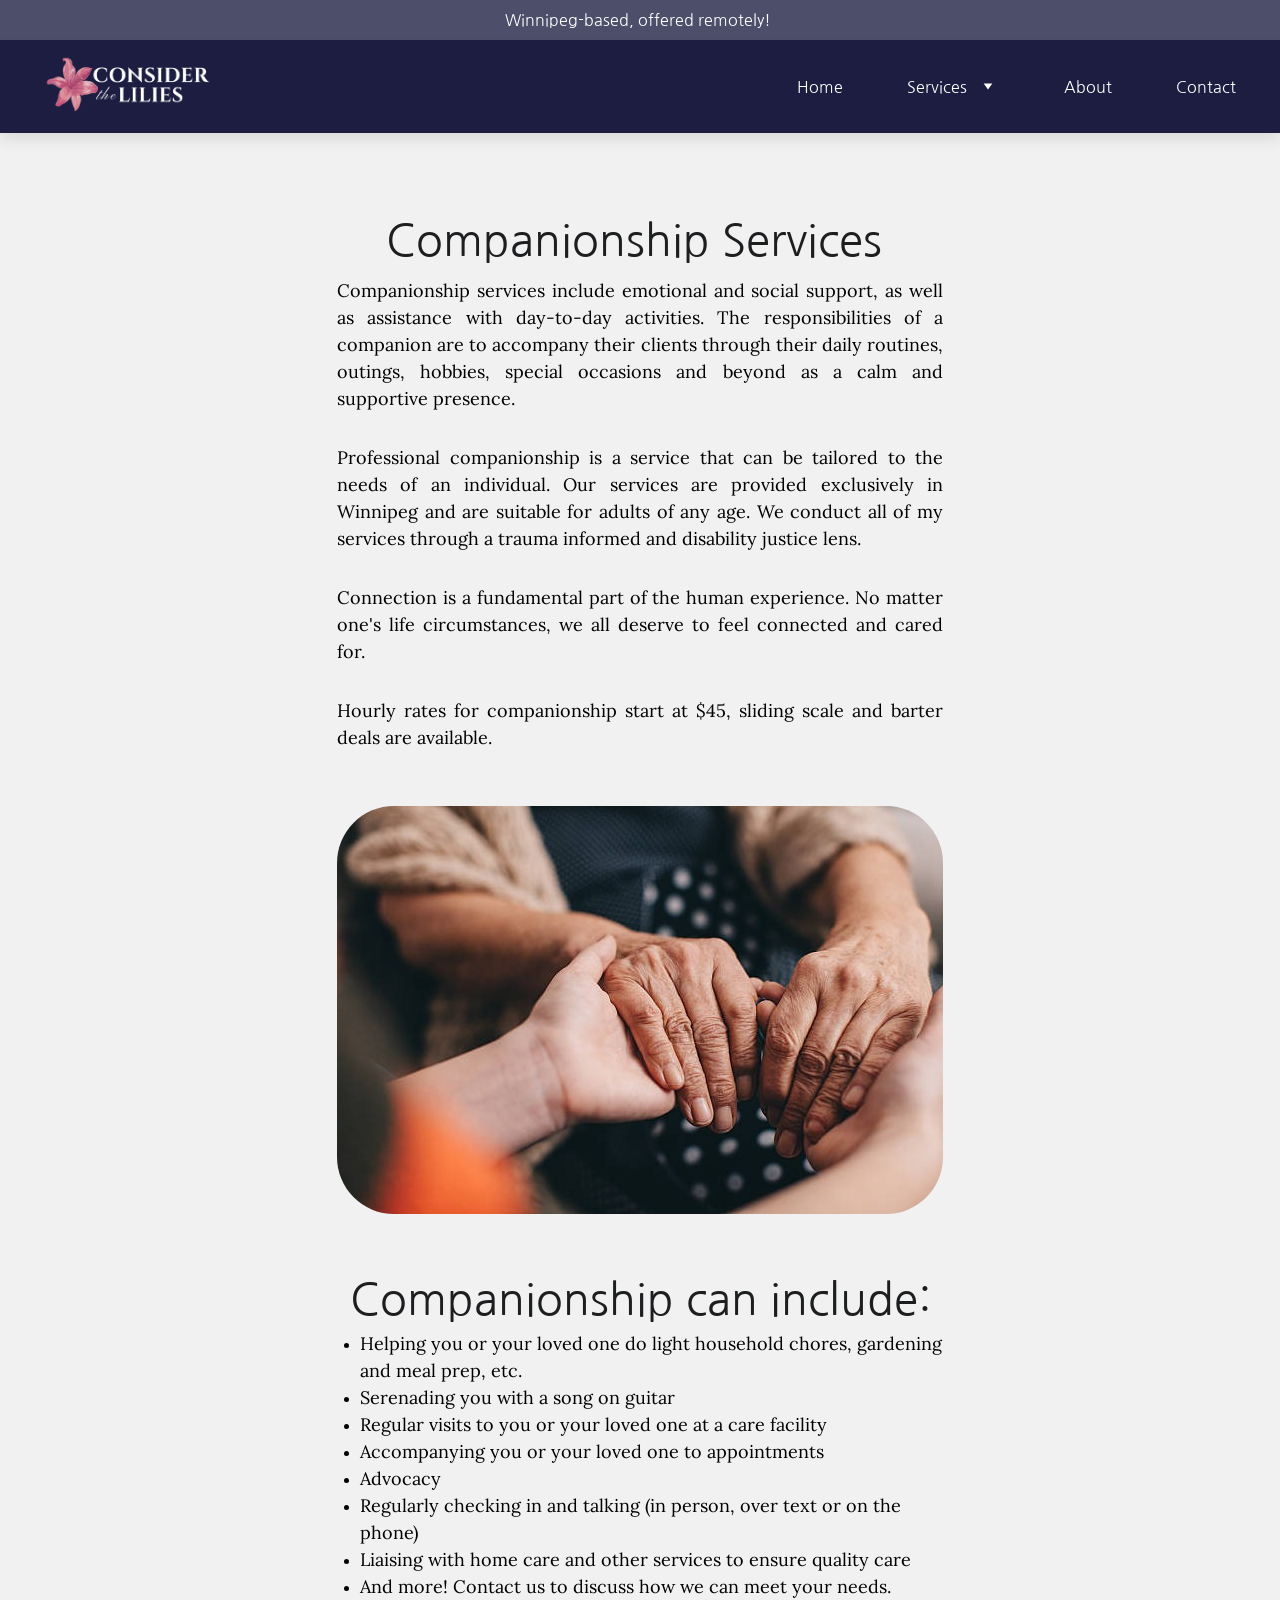
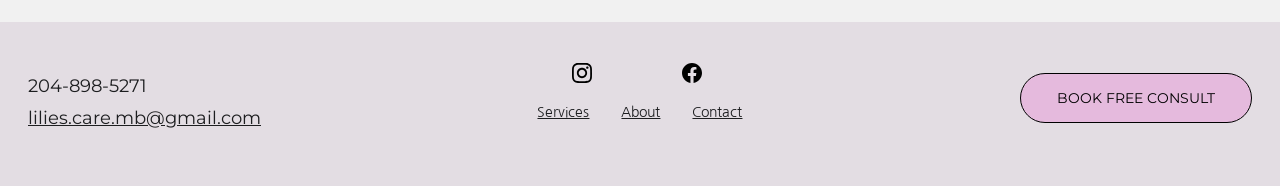
<file: companionship.html>
<!DOCTYPE html>
<!-- saved from url=(0057)https://www.consider-the-lilies.ca/companionship-services -->
<html lang="en"><head><meta http-equiv="Content-Type" content="text/html; charset=UTF-8"><meta name="viewport" content="width=device-width, initial-scale=1.0"><script type="application/ld+json">{"@context":"https://schema.org/","name":"Tailored Companionship Services for Your Individual Needs","url":"https://www.consider-the-lilies.ca/companionship-services","description":"Our companionship services are tailored to your individual needs. From coffee chats to help with chores, we provide comfort and care. Sliding scale rates from $25-$35 per hour. LGBTQIA+ and disabil...","image":"https://www.consider-the-lilies.ca/assets-home/thisone-A0xN4enNOEIJx6e4.png","inLanguage":"en","keywords":["companionship services","individual needs","help with chores"],"@type":"WebPage"}</script><!--[--><!--[--><!--]--><!--[--><link rel="alternate" hreflang="x-default" href="companionship.html"><!--]--><link href="./assets-companionship/font-faces.css" rel="preconnect" crossorigin="true"><link href="./assets-companionship/font-faces.css" rel="preload" as="style"><link href="./assets-companionship/font-faces.css" rel="stylesheet" referrerpolicy="no-referrer"><title>Tailored Companionship Services for Your Individual Needs | Consider the Lilies Care Services - Winnipeg, MB</title><meta name="description" content="Our companionship services are tailored to your individual needs. From coffee chats to help with chores, we provide comfort and care. Sliding scale rates from $25-$35 per hour. LGBTQIA+ and disabil..."><link rel="icon" type="image/jpeg" sizes="16x16" href="assets/favicon.jpg"><link rel="icon" type="image/jpeg" sizes="32x32" href="assets/favicon.jpg"><link rel="icon" type="image/jpeg" sizes="192x192" href="assets/favicon.jpg"><link rel="apple-touch-icon" href="assets/favicon.jpg"><meta content="https://www.consider-the-lilies.ca/companionship-services" property="og:url"><link rel="canonical" href="https://www.consider-the-lilies.ca/companionship-services"><meta content="Tailored Companionship Services for Your Individual Needs | Consider the Lilies Care Services - Winnipeg, MB" property="og:title"><meta name="twitter:title" content="Tailored Companionship Services for Your Individual Needs | Consider the Lilies Care Services - Winnipeg, MB"><meta content="website" property="og:type"><meta property="og:description" content="Our companionship services are tailored to your individual needs. From coffee chats to help with chores, we provide comfort and care. Sliding scale rates from $25-$35 per hour. LGBTQIA+ and disabil..."><meta name="twitter:description" content="Our companionship services are tailored to your individual needs. From coffee chats to help with chores, we provide comfort and care. Sliding scale rates from $25-$35 per hour. LGBTQIA+ and disabil..."><meta property="og:site_name" content="Consider the Lilies Care Services - Winnipeg, MB"><meta name="keywords" content="companionship services, individual needs, help with chores"><meta content="https://www.consider-the-lilies.ca/assets-home/thisone-A0xN4enNOEIJx6e4.png" property="og:image"><meta content="https://www.consider-the-lilies.ca/assets-home/thisone-A0xN4enNOEIJx6e4.png" name="twitter:image"><meta content="" property="og:image:alt"><meta content="" name="twitter:image:alt"><meta name="twitter:card" content="summary_large_image"><!----><!--]--><script>(function(){const postDate = null;

			const currentDate = new Date().setHours(0, 0, 0, 0);
			const postPublishDate = new Date(postDate).setHours(0, 0, 0, 0);

			if (postPublishDate && currentDate < postPublishDate) {
				window.location.replace('./index.html');
			}
		})();</script><link rel="stylesheet" href="./assets-companionship/styles.css"><link rel="stylesheet" href="./assets-companionship/cookieconsent.p7tfYeZO.css"><style>:root{--color-meteorite-dark:#2f1c6a;--color-meteorite-dark-2:#1f1346;--color-meteorite:#8c85ff;--color-meteorite-light:#d5dfff;--color-primary-dark:#5025d1;--color-primary:#673de6;--color-primary-light:#ebe4ff;--color-primary-charts:#b39ef3;--color-danger-dark:#d63163;--color-danger:#fc5185;--color-danger-light:#ffe8ef;--color-danger-charts:#fea8c2;--color-warning-dark:#fea419;--color-warning-dark-2:#9f6000;--color-warning-charts:#ffd28c;--color-warning:#ffcd35;--color-warning-light:#fff8e2;--color-success-dark:#008361;--color-success:#00b090;--color-success-light:#def4f0;--color-dark:#1d1e20;--color-black:#18181a;--color-gray-dark:#36344d;--color-gray:#727586;--color-gray-border:#dadce0;--color-gray-light:#f2f3f6;--color-light:#fff;--color-azure:#357df9;--color-azure-light:#e3ebf9;--color-azure-dark:#265ab2;--color-indigo:#6366f1;--color-neutral-200:#d8dae0}.whats-app-bubble{z-index:19;cursor:pointer;border-radius:100px;display:flex;position:fixed;bottom:24px;right:20px;box-shadow:0 4px 12px #00000026}#wtpQualitySign_fixedCSS,#wtpQualitySign_popupCSS{bottom:10px!important}#wtpQualitySign_fixedCSS{z-index:17!important}#wtpQualitySign_popupCSS{z-index:18!important}
</style><script data-el-id="script-consent-default">window.dataLayer = window.dataLayer || [];
	function gtag(){dataLayer.push(arguments);}
	gtag('consent', 'default', {"analytics_storage":"denied","ad_storage":"denied","ad_user_data":"denied","ad_personalization":"denied","functionality_storage":"denied","personalization_storage":"denied","security_storage":"granted"});</script><style id="cc-custom-theme">#cc-main { --cc-btn-primary-bg: rgb(0, 0, 0); --cc-toggle-on-bg: rgb(0, 0, 0); --cc-btn-primary-hover-bg: rgb(29, 30, 32); --cc-btn-primary-color: rgb(255, 255, 255); --cc-btn-secondary-bg: white; --cc-btn-secondary-hover-bg: rgb(240, 240, 240); --cc-font-family: 'Nanum Gothic', sans-serif; } #cc-main .cm__btn, #cc-main .pm__btn { border-radius: 999px; }</style></head><body><div><style>astro-island,astro-slot,astro-static-slot{display:contents}</style><astro-island uid="Z1gCPNx" component-export="default" props="{&quot;page-noindex&quot;:[0,false],&quot;canonical-url&quot;:[0,&quot;https://www.consider-the-lilies.ca/companionship-services&quot;],&quot;site-meta&quot;:[0,{&quot;version&quot;:[0,201],&quot;template&quot;:[0,&quot;blankservicetemplate&quot;],&quot;metaTitle&quot;:[0,&quot;Consider the Lilies Care Services - Winnipeg, MB&quot;],&quot;ogImageAlt&quot;:[0,&quot;&quot;],&quot;buttonSetId&quot;:[0,&quot;0&quot;],&quot;faviconPath&quot;:[0,&quot;untitled-design-YanBjMZgjrHvyovy.jpg&quot;],&quot;ogImagePath&quot;:[0,&quot;8-tshgucrqrehpuec-AQE4NXbJQoFZ7ypD.png&quot;],&quot;defaultLocale&quot;:[0,&quot;system&quot;],&quot;faviconOrigin&quot;:[0,&quot;assets&quot;],&quot;ogImageOrigin&quot;:[0,&quot;assets&quot;],&quot;ecommerceStoreId&quot;:[0,&quot;store_01HGW3P2VCSK532CEDE9XVWPZ8&quot;],&quot;isCookieBarEnabled&quot;:[0,true],&quot;isPrivateModeActive&quot;:[0,false],&quot;demoEcommerceStoreId&quot;:[0,&quot;demo_01G0E9P2R0CFTNBWEEFCEV8EG5&quot;],&quot;shouldAddWWWPrefixToDomain&quot;:[0,true]}],&quot;domain&quot;:[0,&quot;www.consider-the-lilies.ca&quot;]}" client="only" opts="{&quot;name&quot;:&quot;ClientHead&quot;,&quot;value&quot;:&quot;vue&quot;}" data-v-app=""><div></div></astro-island><astro-island uid="1SGLb6" prefix="s1" component-export="default" props="{&quot;pageData&quot;:[0,{&quot;pages&quot;:[0,{&quot;home&quot;:[0,{&quot;type&quot;:[0,&quot;default&quot;],&quot;name&quot;:[0,&quot;Home&quot;],&quot;slug&quot;:[0,&quot;&quot;]}],&quot;z1SyUg&quot;:[0,{&quot;type&quot;:[0,&quot;default&quot;],&quot;name&quot;:[0,&quot;Custom Songs&quot;],&quot;slug&quot;:[0,&quot;custom-song-writing&quot;]}],&quot;z3RoZ7&quot;:[0,{&quot;type&quot;:[0,&quot;default&quot;],&quot;name&quot;:[0,&quot;Life Story Curation&quot;],&quot;slug&quot;:[0,&quot;life-story-curation&quot;]}],&quot;zZDAJn&quot;:[0,{&quot;type&quot;:[0,&quot;default&quot;],&quot;name&quot;:[0,&quot;About&quot;],&quot;slug&quot;:[0,&quot;about&quot;]}],&quot;zcMMs9&quot;:[0,{&quot;type&quot;:[0,&quot;default&quot;],&quot;name&quot;:[0,&quot;Recovery &amp; Illness Support&quot;],&quot;slug&quot;:[0,&quot;recovery-and-illness-support&quot;]}],&quot;ztuFv4&quot;:[0,{&quot;type&quot;:[0,&quot;default&quot;],&quot;name&quot;:[0,&quot;Sleep Pain Support&quot;],&quot;slug&quot;:[0,&quot;sleep-neck-pain-support&quot;]}],&quot;zujV5I&quot;:[0,{&quot;meta&quot;:[0,{&quot;title&quot;:[0,&quot;Tailored Companionship Services for Your Individual Needs&quot;],&quot;noindex&quot;:[0,false],&quot;keywords&quot;:[1,[[0,&quot;companionship services&quot;],[0,&quot;individual needs&quot;],[0,&quot;help with chores&quot;]]],&quot;password&quot;:[0,&quot;&quot;],&quot;ogImageAlt&quot;:[0,&quot;&quot;],&quot;description&quot;:[0,&quot;Our companionship services are tailored to your individual needs. From coffee chats to help with chores, we provide comfort and care. Sliding scale rates from $25-$35 per hour. LGBTQIA+ and disabil...&quot;],&quot;focusKeyword&quot;:[0,&quot;companionship services&quot;],&quot;passwordDesign&quot;:[0,&quot;default&quot;],&quot;passwordBackText&quot;:[0,&quot;Back to&quot;],&quot;passwordButtonText&quot;:[0,&quot;Enter&quot;],&quot;passwordHeadingText&quot;:[0,&quot;Guest area&quot;],&quot;passwordSubheadingText&quot;:[0,&quot;Please enter the password to access the page&quot;],&quot;passwordPlaceholderText&quot;:[0,&quot;Type password&quot;]}],&quot;name&quot;:[0,&quot;Companionship&quot;],&quot;slug&quot;:[0,&quot;companionship-services&quot;],&quot;type&quot;:[0,&quot;default&quot;],&quot;blocks&quot;:[1,[[0,&quot;zEY_VO&quot;]]],&quot;hiddenSlots&quot;:[1,[]]}],&quot;Dl3R79bXy&quot;:[0,{&quot;type&quot;:[0,&quot;default&quot;],&quot;name&quot;:[0,&quot;Contact&quot;],&quot;slug&quot;:[0,&quot;contact&quot;]}],&quot;page_toIPvwTGgmcU-5zpjx6YB&quot;:[0,{&quot;type&quot;:[0,&quot;default&quot;],&quot;name&quot;:[0,&quot;Services&quot;],&quot;slug&quot;:[0,&quot;support-services&quot;]}]}],&quot;blocks&quot;:[0,{&quot;header&quot;:[0,{&quot;slot&quot;:[0,&quot;header&quot;],&quot;type&quot;:[0,&quot;BlockNavigation&quot;],&quot;mobile&quot;:[0,{&quot;height&quot;:[0,54],&quot;logoHeight&quot;:[0,24]}],&quot;desktop&quot;:[0,{&quot;height&quot;:[0,93],&quot;logoHeight&quot;:[0,63]}],&quot;settings&quot;:[0,{&quot;styles&quot;:[0,{&quot;width&quot;:[0,&quot;1240px&quot;],&quot;padding&quot;:[0,&quot;15px 16px 15px 16px&quot;],&quot;logo-width&quot;:[0,&quot;172px&quot;],&quot;cartIconSize&quot;:[0,&quot;24px&quot;],&quot;link-spacing&quot;:[0,&quot;64px&quot;],&quot;m-logo-width&quot;:[0,&quot;64px&quot;],&quot;m-link-spacing&quot;:[0,&quot;24px&quot;],&quot;element-spacing&quot;:[0,&quot;24px&quot;],&quot;contrastBackgroundColor&quot;:[0,&quot;rgb(47, 48, 107)&quot;]}],&quot;cartText&quot;:[0,&quot;Shopping bag&quot;],&quot;isSticky&quot;:[0,true],&quot;showLogo&quot;:[0,true],&quot;headerLayout&quot;:[0,&quot;desktop-1&quot;],&quot;isCartVisible&quot;:[0,true],&quot;logoImagePath&quot;:[0,&quot;slkjdhgsd-mp8nX3b9PKce84oy.png&quot;],&quot;mHeaderLayout&quot;:[0,&quot;mobile-1&quot;],&quot;logoImageOrigin&quot;:[0,&quot;assets&quot;],&quot;mobileLinksAlignment&quot;:[0,&quot;right&quot;]}],&quot;zindexes&quot;:[1,[]],&quot;background&quot;:[0,{&quot;color&quot;:[0,&quot;rgb(28, 29, 64)&quot;],&quot;current&quot;:[0,&quot;color&quot;],&quot;isTransparent&quot;:[0,false]}],&quot;components&quot;:[1,[]],&quot;fontFamily&quot;:[0,&quot;Nanum Gothic&quot;],&quot;fontWeight&quot;:[0,400],&quot;logoAspectRatio&quot;:[0,2.751031636863824],&quot;navLinkTextColor&quot;:[0,&quot;rgb(255, 255, 255)&quot;],&quot;navLinkTextColorHover&quot;:[0,&quot;rgb(136, 136, 136)&quot;]}],&quot;zEY_VO&quot;:[0,{&quot;type&quot;:[0,&quot;BlockLayout&quot;],&quot;mobile&quot;:[0,{&quot;minHeight&quot;:[0,1732]}],&quot;desktop&quot;:[0,{&quot;minHeight&quot;:[0,1489]}],&quot;settings&quot;:[0,{&quot;styles&quot;:[0,{&quot;rows&quot;:[0,8],&quot;width&quot;:[0,&quot;1224px&quot;],&quot;row-gap&quot;:[0,&quot;16px&quot;],&quot;row-size&quot;:[0,&quot;48px&quot;],&quot;column-gap&quot;:[0,&quot;24px&quot;],&quot;block-padding&quot;:[0,&quot;16px 0px 16px 0px&quot;],&quot;m-block-padding&quot;:[0,&quot;40px 16px 40px 16px&quot;]}]}],&quot;zindexes&quot;:[1,[[0,&quot;zG56t3&quot;],[0,&quot;zWN1Wt&quot;],[0,&quot;zuc4UY&quot;],[0,&quot;z9ON8B&quot;],[0,&quot;zgc57K&quot;]]],&quot;attachment&quot;:[0,&quot;unset&quot;],&quot;background&quot;:[0,{&quot;color&quot;:[0,&quot;rgb(241, 241, 241)&quot;],&quot;current&quot;:[0,&quot;color&quot;],&quot;overlay-opacity&quot;:[0,&quot;0.00&quot;]}],&quot;components&quot;:[1,[[0,&quot;zG56t3&quot;],[0,&quot;zWN1Wt&quot;],[0,&quot;zuc4UY&quot;],[0,&quot;z9ON8B&quot;],[0,&quot;zgc57K&quot;]]],&quot;snapRowHeight&quot;:[0,28],&quot;initialBlockId&quot;:[0,&quot;QYDeXa73e&quot;]}],&quot;zctw31&quot;:[0,{&quot;slot&quot;:[0,&quot;footer&quot;],&quot;type&quot;:[0,&quot;BlockLayout&quot;],&quot;mobile&quot;:[0,{&quot;minHeight&quot;:[0,277]}],&quot;desktop&quot;:[0,{&quot;minHeight&quot;:[0,164]}],&quot;settings&quot;:[0,{&quot;styles&quot;:[0,{&quot;cols&quot;:[0,&quot;12&quot;],&quot;rows&quot;:[0,7],&quot;width&quot;:[0,&quot;1224px&quot;],&quot;m-rows&quot;:[0,&quot;1&quot;],&quot;col-gap&quot;:[0,&quot;24px&quot;],&quot;row-gap&quot;:[0,&quot;16px&quot;],&quot;row-size&quot;:[0,&quot;48px&quot;],&quot;column-gap&quot;:[0,&quot;24px&quot;],&quot;block-padding&quot;:[0,&quot;16px 0 16px 0&quot;],&quot;m-block-padding&quot;:[0,&quot;40px 16px 40px 16px&quot;]}]}],&quot;zindexes&quot;:[1,[[0,&quot;zlhbIX&quot;],[0,&quot;z-3jcn&quot;],[0,&quot;z84M2k&quot;],[0,&quot;z2B2vZ&quot;]]],&quot;background&quot;:[0,{&quot;color&quot;:[0,&quot;rgb(227, 221, 227)&quot;],&quot;current&quot;:[0,&quot;color&quot;]}],&quot;components&quot;:[1,[[0,&quot;zlhbIX&quot;],[0,&quot;z-3jcn&quot;],[0,&quot;z84M2k&quot;],[0,&quot;z2B2vZ&quot;]]],&quot;initialBlockId&quot;:[0,&quot;uidC8frQP&quot;]}],&quot;stickyBar&quot;:[0,{&quot;type&quot;:[0,&quot;BlockStickyBar&quot;],&quot;items&quot;:[1,[[0,{&quot;type&quot;:[0,&quot;text&quot;],&quot;content&quot;:[0,&quot;&lt;p dir=\&quot;auto\&quot; style=\&quot;color: rgb(255, 255, 255); --lineHeightDesktop: 1.3; --fontSizeDesktop: 16px\&quot; class=\&quot;body-small\&quot;&gt;&lt;span style=\&quot;font-family: Nanum\\ Gothic; font-weight: 400\&quot;&gt;Winnipeg-based, offered remotely! &lt;/span&gt;&lt;/p&gt;&quot;]}]]],&quot;mobile&quot;:[0,{&quot;minHeight&quot;:[0,40]}],&quot;desktop&quot;:[0,{&quot;minHeight&quot;:[0,40]}],&quot;settings&quot;:[0,{&quot;styles&quot;:[0,{&quot;block-padding&quot;:[0,&quot;0&quot;],&quot;m-block-padding&quot;:[0,&quot;0 16px&quot;]}]}],&quot;zindexes&quot;:[1,[]],&quot;animation&quot;:[0,{&quot;name&quot;:[0,&quot;slide&quot;],&quot;type&quot;:[0,&quot;global&quot;]}],&quot;background&quot;:[0,{&quot;color&quot;:[0,&quot;rgba(28, 29, 64, 0.78)&quot;],&quot;current&quot;:[0,&quot;color&quot;]}],&quot;components&quot;:[1,[]]}]}],&quot;elements&quot;:[0,{&quot;z-3jcn&quot;:[0,{&quot;type&quot;:[0,&quot;GridTextBox&quot;],&quot;mobile&quot;:[0,{&quot;top&quot;:[0,82],&quot;left&quot;:[0,0],&quot;width&quot;:[0,328],&quot;height&quot;:[0,57]}],&quot;content&quot;:[0,&quot;&lt;p dir=\&quot;auto\&quot; style=\&quot;--lineHeightDesktop: 1.3; --fontSizeDesktop: 18px; margin-bottom: 8px;\&quot; class=\&quot;body\&quot;&gt;&lt;span style=\&quot;font-family: Montserrat; font-weight: 400;\&quot;&gt;204-898-5271&lt;/span&gt;&lt;/p&gt;&lt;p dir=\&quot;auto\&quot; style=\&quot;--lineHeightDesktop: 1.3; --fontSizeDesktop: 18px;\&quot; class=\&quot;body\&quot;&gt;&lt;span style=\&quot;font-family: Montserrat; font-weight: 400;\&quot;&gt;&lt;u&gt;&lt;a target=\&quot;_blank\&quot; rel=\&quot;nofollow\&quot; href=\&quot;mailto:lilies.care.mb@gmail.com\&quot; style=\&quot;text-decoration: none;\&quot;&gt;lilies.care.mb@gmail.com&lt;/a&gt;&lt;/u&gt;&lt;/span&gt;&lt;/p&gt;&quot;],&quot;desktop&quot;:[0,{&quot;top&quot;:[0,52],&quot;left&quot;:[0,0],&quot;width&quot;:[0,400],&quot;height&quot;:[0,56]}],&quot;settings&quot;:[0,{&quot;styles&quot;:[0,{&quot;text&quot;:[0,&quot;left&quot;],&quot;align&quot;:[0,&quot;flex-start&quot;],&quot;m-text&quot;:[0,&quot;center&quot;],&quot;justify&quot;:[0,&quot;flex-start&quot;],&quot;m-element-margin&quot;:[0,&quot;0 0 16px 0&quot;]}]}],&quot;animation&quot;:[0,{&quot;name&quot;:[0,&quot;slide&quot;],&quot;type&quot;:[0,&quot;global&quot;]}],&quot;initialElementId&quot;:[0,&quot;zdtEt_&quot;]}],&quot;z2B2vZ&quot;:[0,{&quot;type&quot;:[0,&quot;GridSocialIcons&quot;],&quot;links&quot;:[1,[[0,{&quot;svg&quot;:[0,&quot;&lt;svg width=\&quot;24\&quot; height=\&quot;24\&quot; viewBox=\&quot;0 0 24 24\&quot; fill=\&quot;none\&quot; xmlns=\&quot;http://www.w3.org/2000/svg\&quot;&gt;\n&lt;path d=\&quot;M12.0027 5.84808C8.59743 5.84808 5.85075 8.59477 5.85075 12C5.85075 15.4053 8.59743 18.1519 12.0027 18.1519C15.4079 18.1519 18.1546 15.4053 18.1546 12C18.1546 8.59477 15.4079 5.84808 12.0027 5.84808ZM12.0027 15.9996C9.80212 15.9996 8.00312 14.2059 8.00312 12C8.00312 9.7941 9.79677 8.00046 12.0027 8.00046C14.2086 8.00046 16.0022 9.7941 16.0022 12C16.0022 14.2059 14.2032 15.9996 12.0027 15.9996ZM19.8412 5.59644C19.8412 6.39421 19.1987 7.03135 18.4062 7.03135C17.6085 7.03135 16.9713 6.38885 16.9713 5.59644C16.9713 4.80402 17.6138 4.16153 18.4062 4.16153C19.1987 4.16153 19.8412 4.80402 19.8412 5.59644ZM23.9157 7.05277C23.8247 5.13063 23.3856 3.42801 21.9775 2.02522C20.5747 0.622429 18.8721 0.183388 16.9499 0.0870135C14.9689 -0.0254238 9.03112 -0.0254238 7.05008 0.0870135C5.1333 0.178034 3.43068 0.617075 2.02253 2.01986C0.614389 3.42265 0.180703 5.12527 0.0843279 7.04742C-0.0281093 9.02845 -0.0281093 14.9662 0.0843279 16.9472C0.175349 18.8694 0.614389 20.572 2.02253 21.9748C3.43068 23.3776 5.12794 23.8166 7.05008 23.913C9.03112 24.0254 14.9689 24.0254 16.9499 23.913C18.8721 23.822 20.5747 23.3829 21.9775 21.9748C23.3803 20.572 23.8193 18.8694 23.9157 16.9472C24.0281 14.9662 24.0281 9.03381 23.9157 7.05277ZM21.3564 19.0728C20.9388 20.1223 20.1303 20.9307 19.0755 21.3537C17.496 21.9802 13.7481 21.8356 12.0027 21.8356C10.2572 21.8356 6.50396 21.9748 4.92984 21.3537C3.88042 20.9361 3.07195 20.1276 2.64897 19.0728C2.02253 17.4934 2.16709 13.7455 2.16709 12C2.16709 10.2546 2.02789 6.50129 2.64897 4.92717C3.06659 3.87776 3.87507 3.06928 4.92984 2.6463C6.50931 2.01986 10.2572 2.16443 12.0027 2.16443C13.7481 2.16443 17.5014 2.02522 19.0755 2.6463C20.1249 3.06392 20.9334 3.8724 21.3564 4.92717C21.9828 6.50665 21.8383 10.2546 21.8383 12C21.8383 13.7455 21.9828 17.4987 21.3564 19.0728Z\&quot; fill=\&quot;currentColor\&quot;&gt;&lt;/path&gt;\n&lt;/svg&gt;\n&quot;],&quot;icon&quot;:[0,&quot;instagram&quot;],&quot;link&quot;:[0,&quot;https://www.instagram.com/lilies.care&quot;]}],[0,{&quot;svg&quot;:[0,&quot;&lt;svg width=\&quot;24\&quot; height=\&quot;24\&quot; viewBox=\&quot;0 0 24 24\&quot; fill=\&quot;none\&quot; xmlns=\&quot;http://www.w3.org/2000/svg\&quot;&gt;\n&lt;path d=\&quot;M24 12.0726C24 5.44354 18.629 0.0725708 12 0.0725708C5.37097 0.0725708 0 5.44354 0 12.0726C0 18.0619 4.38823 23.0264 10.125 23.9274V15.5414H7.07661V12.0726H10.125V9.4287C10.125 6.42144 11.9153 4.76031 14.6574 4.76031C15.9706 4.76031 17.3439 4.99451 17.3439 4.99451V7.94612H15.8303C14.34 7.94612 13.875 8.87128 13.875 9.82015V12.0726H17.2031L16.6708 15.5414H13.875V23.9274C19.6118 23.0264 24 18.0619 24 12.0726Z\&quot; fill=\&quot;currentColor\&quot;&gt;&lt;/path&gt;\n&lt;/svg&gt;\n&quot;],&quot;icon&quot;:[0,&quot;facebook&quot;],&quot;link&quot;:[0,&quot;https://www.facebook.com/profile.php?id=61561149473882&quot;]}]]],&quot;mobile&quot;:[0,{&quot;top&quot;:[0,44],&quot;left&quot;:[0,115],&quot;width&quot;:[0,99],&quot;height&quot;:[0,20]}],&quot;desktop&quot;:[0,{&quot;top&quot;:[0,41],&quot;left&quot;:[0,509],&quot;width&quot;:[0,200],&quot;height&quot;:[0,20]}],&quot;settings&quot;:[0,{&quot;styles&quot;:[0,{&quot;align&quot;:[0,&quot;&quot;],&quot;justify&quot;:[0,&quot;center&quot;],&quot;icon-size&quot;:[0,&quot;20px&quot;],&quot;icon-color&quot;:[0,&quot;rgb(0, 0, 0)&quot;],&quot;icon-spacing&quot;:[0,&quot;space-around&quot;],&quot;icon-direction&quot;:[0,&quot;row&quot;],&quot;icon-color-hover&quot;:[0,&quot;rgb(58, 58, 58)&quot;],&quot;m-element-margin&quot;:[0,&quot;0 0 16px 0&quot;],&quot;space-between-icons&quot;:[0,&quot;20px&quot;]}],&quot;useBrandColors&quot;:[0,false]}],&quot;animation&quot;:[0,{&quot;name&quot;:[0,&quot;slide&quot;],&quot;type&quot;:[0,&quot;global&quot;]}]}],&quot;z84M2k&quot;:[0,{&quot;rel&quot;:[0,&quot;nofollow&quot;],&quot;href&quot;:[0,&quot;http://consider-the-lilies-care-services.square.site/&quot;],&quot;type&quot;:[0,&quot;GridButton&quot;],&quot;mobile&quot;:[0,{&quot;top&quot;:[0,154],&quot;left&quot;:[0,64],&quot;width&quot;:[0,200],&quot;height&quot;:[0,55]}],&quot;target&quot;:[0,&quot;_blank&quot;],&quot;content&quot;:[0,&quot;book free consult&quot;],&quot;desktop&quot;:[0,{&quot;top&quot;:[0,51],&quot;left&quot;:[0,992],&quot;width&quot;:[0,232],&quot;height&quot;:[0,50]}],&quot;linkType&quot;:[0,&quot;external&quot;],&quot;settings&quot;:[0,{&quot;type&quot;:[0,&quot;primary&quot;],&quot;styles&quot;:[0,{&quot;align&quot;:[0,&quot;center&quot;],&quot;justify&quot;:[0,&quot;center&quot;],&quot;m-element-margin&quot;:[0,&quot;0 0 16px 0&quot;]}]}],&quot;animation&quot;:[0,{&quot;name&quot;:[0,&quot;slide&quot;],&quot;type&quot;:[0,&quot;global&quot;]}],&quot;fontColor&quot;:[0,&quot;rgb(0, 0, 0)&quot;],&quot;fontFamily&quot;:[0,&quot;Montserrat&quot;],&quot;fontWeight&quot;:[0,400],&quot;borderColor&quot;:[0,&quot;rgb(0, 0, 0)&quot;],&quot;borderWidth&quot;:[0,1],&quot;borderRadius&quot;:[0,25],&quot;fontColorHover&quot;:[0,&quot;rgb(255, 255, 255)&quot;],&quot;backgroundColor&quot;:[0,&quot;rgba(230, 177, 219, 0.78)&quot;],&quot;borderColorHover&quot;:[0,&quot;rgb(0, 0, 0)&quot;],&quot;initialElementId&quot;:[0,&quot;zkAEkx&quot;],&quot;backgroundColorHover&quot;:[0,&quot;rgb(29, 30, 32)&quot;]}],&quot;z9ON8B&quot;:[0,{&quot;type&quot;:[0,&quot;GridTextBox&quot;],&quot;mobile&quot;:[0,{&quot;top&quot;:[0,1162],&quot;left&quot;:[0,0],&quot;width&quot;:[0,328],&quot;height&quot;:[0,94]}],&quot;content&quot;:[0,&quot;&lt;h2 dir=\&quot;auto\&quot; style=\&quot;--lineHeightDesktop: 1.3; --fontSizeDesktop: 44px\&quot;&gt;Companionship can include:&lt;/h2&gt;&quot;],&quot;desktop&quot;:[0,{&quot;top&quot;:[0,1111],&quot;left&quot;:[0,292],&quot;width&quot;:[0,641],&quot;height&quot;:[0,57]}],&quot;settings&quot;:[0,{&quot;styles&quot;:[0,{&quot;text&quot;:[0,&quot;center&quot;],&quot;align&quot;:[0,&quot;flex-start&quot;],&quot;justify&quot;:[0,&quot;flex-start&quot;],&quot;m-element-margin&quot;:[0,&quot;0 0 16px 0&quot;]}]}]}],&quot;zG56t3&quot;:[0,{&quot;type&quot;:[0,&quot;GridTextBox&quot;],&quot;mobile&quot;:[0,{&quot;top&quot;:[0,204],&quot;left&quot;:[0,17],&quot;width&quot;:[0,294],&quot;height&quot;:[0,648]}],&quot;content&quot;:[0,&quot;&lt;p dir=\&quot;auto\&quot; class=\&quot;body\&quot;&gt;&lt;span style=\&quot;color: rgb(0, 0, 0);\&quot;&gt;Companionship services include emotional and social support, as well as assistance with day-to-day activities. The responsibilities of a companion are to accompany their clients through their daily routines, outings, hobbies, special occasions and beyond as a calm and supportive presence.&amp;nbsp;&lt;/span&gt;&lt;/p&gt;&lt;p dir=\&quot;auto\&quot; style=\&quot;color: rgb(0, 0, 0);\&quot; class=\&quot;body\&quot;&gt; Professional companionship is a service that can be tailored to the needs of an individual. Our services are provided exclusively in Winnipeg and are suitable for adults of any age.&amp;nbsp;We conduct all of my services through a trauma informed and disability justice lens.&lt;/p&gt;&lt;p dir=\&quot;auto\&quot; style=\&quot;color: rgb(0, 0, 0);\&quot; class=\&quot;body\&quot;&gt;Connection is a fundamental part of the human experience. No matter one&#39;s life circumstances, we all deserve to feel connected and cared for.&lt;/p&gt;&lt;p dir=\&quot;auto\&quot; style=\&quot;color: rgb(0, 0, 0);\&quot; class=\&quot;body\&quot;&gt;Hourly rates for companionship start at $45, sliding scale and barter deals are available.&lt;/p&gt;&quot;],&quot;desktop&quot;:[0,{&quot;top&quot;:[0,144],&quot;left&quot;:[0,309],&quot;width&quot;:[0,606],&quot;height&quot;:[0,447]}],&quot;settings&quot;:[0,{&quot;styles&quot;:[0,{&quot;text&quot;:[0,&quot;justify&quot;],&quot;align&quot;:[0,&quot;flex-start&quot;],&quot;m-text&quot;:[0,&quot;center&quot;],&quot;justify&quot;:[0,&quot;flex-start&quot;],&quot;m-element-margin&quot;:[0,&quot;0 0 32px 0&quot;]}]}],&quot;initialElementId&quot;:[0,&quot;W7nRlF2Yia&quot;]}],&quot;zWN1Wt&quot;:[0,{&quot;type&quot;:[0,&quot;GridTextBox&quot;],&quot;mobile&quot;:[0,{&quot;top&quot;:[0,88],&quot;left&quot;:[0,7],&quot;width&quot;:[0,321],&quot;height&quot;:[0,112]}],&quot;content&quot;:[0,&quot;&lt;h1 dir=\&quot;auto\&quot; style=\&quot;--lineHeightDesktop: 1.3; --fontSizeDesktop: 44px; margin-bottom: 8px;\&quot;&gt;&lt;span style=\&quot;font-family: &amp;quot;Nanum Gothic&amp;quot;; font-weight: 400;\&quot;&gt;Companionship Services &lt;/span&gt;&lt;/h1&gt;&quot;],&quot;desktop&quot;:[0,{&quot;top&quot;:[0,79],&quot;left&quot;:[0,233],&quot;width&quot;:[0,758],&quot;height&quot;:[0,65]}],&quot;settings&quot;:[0,{&quot;styles&quot;:[0,{&quot;text&quot;:[0,&quot;center&quot;],&quot;align&quot;:[0,&quot;flex-start&quot;],&quot;justify&quot;:[0,&quot;flex-start&quot;],&quot;m-element-margin&quot;:[0,&quot;0 0 16px 0&quot;]}]}],&quot;animation&quot;:[0,{&quot;name&quot;:[0,&quot;scale&quot;],&quot;type&quot;:[0,&quot;element&quot;]}]}],&quot;zgc57K&quot;:[0,{&quot;rel&quot;:[0,&quot;nofollow&quot;],&quot;type&quot;:[0,&quot;GridImage&quot;],&quot;mobile&quot;:[0,{&quot;top&quot;:[0,903],&quot;left&quot;:[0,29],&quot;width&quot;:[0,271],&quot;height&quot;:[0,219]}],&quot;desktop&quot;:[0,{&quot;top&quot;:[0,646],&quot;left&quot;:[0,309],&quot;width&quot;:[0,606],&quot;height&quot;:[0,408],&quot;borderRadius&quot;:[0,&quot;57px&quot;]}],&quot;settings&quot;:[0,{&quot;alt&quot;:[0,&quot;&quot;],&quot;path&quot;:[0,&quot;istockphoto-639039930-612x612-d953KjbgqgH9Nrzl.jpeg&quot;],&quot;origin&quot;:[0,&quot;assets&quot;],&quot;styles&quot;:[0,{&quot;align&quot;:[0,&quot;center&quot;],&quot;justify&quot;:[0,&quot;center&quot;],&quot;m-element-margin&quot;:[0,&quot;0 0 16px 0&quot;]}],&quot;clickAction&quot;:[0,&quot;none&quot;]}],&quot;fullResolutionWidth&quot;:[0,612],&quot;fullResolutionHeight&quot;:[0,408]}],&quot;zlhbIX&quot;:[0,{&quot;type&quot;:[0,&quot;GridTextBox&quot;],&quot;mobile&quot;:[0,{&quot;top&quot;:[0,239],&quot;left&quot;:[0,0],&quot;width&quot;:[0,328],&quot;height&quot;:[0,21]}],&quot;content&quot;:[0,&quot;&lt;p dir=\&quot;auto\&quot; class=\&quot;body-small\&quot;&gt;&lt;span style=\&quot;font-family: &amp;quot;Nanum Gothic&amp;quot;; font-weight: 400;\&quot;&gt;&lt;u&gt;&lt;a target=\&quot;_self\&quot; rel=\&quot;\&quot; href=\&quot;services.html\&quot; style=\&quot;text-decoration: none;\&quot; data-page-id=\&quot;page_toIPvwTGgmcU-5zpjx6YB\&quot;&gt;Services&lt;/a&gt;&lt;/u&gt;        &lt;u&gt;&lt;a target=\&quot;_self\&quot; rel=\&quot;\&quot; href=\&quot;about.html\&quot; style=\&quot;text-decoration: none;\&quot; data-page-id=\&quot;zZDAJn\&quot;&gt;About&lt;/a&gt;&lt;/u&gt;        &lt;u&gt;&lt;a target=\&quot;_self\&quot; rel=\&quot;\&quot; href=\&quot;contact.html\&quot; style=\&quot;text-decoration: none;\&quot; data-page-id=\&quot;Dl3R79bXy\&quot;&gt;Contact&lt;/a&gt;&lt;/u&gt;&lt;/span&gt;&lt;/p&gt;&quot;],&quot;desktop&quot;:[0,{&quot;top&quot;:[0,80],&quot;left&quot;:[0,412],&quot;width&quot;:[0,400],&quot;height&quot;:[0,21]}],&quot;settings&quot;:[0,{&quot;styles&quot;:[0,{&quot;text&quot;:[0,&quot;center&quot;],&quot;align&quot;:[0,&quot;flex-start&quot;],&quot;justify&quot;:[0,&quot;flex-start&quot;],&quot;m-element-margin&quot;:[0,&quot;0 0 16px 0&quot;]}]}],&quot;animation&quot;:[0,{&quot;name&quot;:[0,&quot;slide&quot;],&quot;type&quot;:[0,&quot;global&quot;]}]}],&quot;zuc4UY&quot;:[0,{&quot;type&quot;:[0,&quot;GridTextBox&quot;],&quot;mobile&quot;:[0,{&quot;top&quot;:[0,1208],&quot;left&quot;:[0,11],&quot;width&quot;:[0,306],&quot;height&quot;:[0,464]}],&quot;content&quot;:[0,&quot;&lt;p dir=\&quot;auto\&quot; class=\&quot;body\&quot;&gt;&lt;/p&gt;&lt;ul dir=\&quot;auto\&quot;&gt;&lt;li style=\&quot;color: rgb(0, 0, 0);\&quot;&gt;&lt;p dir=\&quot;auto\&quot; style=\&quot;color: rgb(0, 0, 0);\&quot; class=\&quot;body\&quot;&gt;Helping you or your loved one do light household chores, gardening and meal prep, etc.&lt;/p&gt;&lt;/li&gt;&lt;li style=\&quot;color: rgb(0, 0, 0);\&quot;&gt;&lt;p dir=\&quot;auto\&quot; style=\&quot;color: rgb(0, 0, 0);\&quot; class=\&quot;body\&quot;&gt;Serenading you with a song on guitar&lt;/p&gt;&lt;/li&gt;&lt;li style=\&quot;color: rgb(0, 0, 0);\&quot;&gt;&lt;p dir=\&quot;auto\&quot; style=\&quot;color: rgb(0, 0, 0);\&quot; class=\&quot;body\&quot;&gt;Regular visits to you or your loved one at a care facility&lt;/p&gt;&lt;/li&gt;&lt;li style=\&quot;color: rgb(0, 0, 0);\&quot;&gt;&lt;p dir=\&quot;auto\&quot; style=\&quot;color: rgb(0, 0, 0);\&quot; class=\&quot;body\&quot;&gt;Accompanying you or your loved one to appointments&lt;/p&gt;&lt;/li&gt;&lt;li style=\&quot;color: rgb(0, 0, 0);\&quot;&gt;&lt;p dir=\&quot;auto\&quot; style=\&quot;color: rgb(0, 0, 0);\&quot; class=\&quot;body\&quot;&gt;Advocacy&lt;/p&gt;&lt;/li&gt;&lt;li style=\&quot;color: rgb(0, 0, 0);\&quot;&gt;&lt;p dir=\&quot;auto\&quot; style=\&quot;color: rgb(0, 0, 0);\&quot; class=\&quot;body\&quot;&gt;Regularly checking in and talking (in person, over text or on the phone)&lt;/p&gt;&lt;/li&gt;&lt;li style=\&quot;color: rgb(0, 0, 0);\&quot;&gt;&lt;p dir=\&quot;auto\&quot; style=\&quot;color: rgb(0, 0, 0);\&quot; class=\&quot;body\&quot;&gt;Liaising with home care and other services to ensure quality care&lt;/p&gt;&lt;/li&gt;&lt;li style=\&quot;color: rgb(0, 0, 0);\&quot;&gt;&lt;p dir=\&quot;auto\&quot; style=\&quot;color: rgb(0, 0, 0);\&quot; class=\&quot;body\&quot;&gt;And more! Contact us to discuss how we can meet your needs.&lt;/p&gt;&lt;/li&gt;&lt;/ul&gt;&quot;],&quot;desktop&quot;:[0,{&quot;top&quot;:[0,1111],&quot;left&quot;:[0,292],&quot;width&quot;:[0,642],&quot;height&quot;:[0,302]}],&quot;settings&quot;:[0,{&quot;styles&quot;:[0,{&quot;text&quot;:[0,&quot;left&quot;],&quot;align&quot;:[0,&quot;flex-start&quot;],&quot;justify&quot;:[0,&quot;flex-start&quot;],&quot;m-element-margin&quot;:[0,&quot;0 0 32px 0&quot;]}]}],&quot;initialElementId&quot;:[0,&quot;W7nRlF2Yia&quot;]}]}],&quot;nav&quot;:[1,[[0,{&quot;isHidden&quot;:[0,false],&quot;linkType&quot;:[0,&quot;Page&quot;],&quot;subItems&quot;:[1,[]],&quot;navItemId&quot;:[0,&quot;home&quot;],&quot;linkedPageId&quot;:[0,&quot;home&quot;]}],[0,{&quot;isHidden&quot;:[0,false],&quot;linkType&quot;:[0,&quot;Page&quot;],&quot;subItems&quot;:[1,[[0,{&quot;isHidden&quot;:[0,false],&quot;linkType&quot;:[0,&quot;Page&quot;],&quot;subItems&quot;:[1,[]],&quot;navItemId&quot;:[0,&quot;zRCZxj&quot;],&quot;linkedPageId&quot;:[0,&quot;zujV5I&quot;]}],[0,{&quot;isHidden&quot;:[0,false],&quot;linkType&quot;:[0,&quot;Page&quot;],&quot;subItems&quot;:[1,[]],&quot;navItemId&quot;:[0,&quot;zcGoJC&quot;],&quot;linkedPageId&quot;:[0,&quot;z3RoZ7&quot;]}],[0,{&quot;isHidden&quot;:[0,false],&quot;linkType&quot;:[0,&quot;Page&quot;],&quot;subItems&quot;:[1,[]],&quot;navItemId&quot;:[0,&quot;zITY5V&quot;],&quot;linkedPageId&quot;:[0,&quot;zcMMs9&quot;]}],[0,{&quot;isHidden&quot;:[0,false],&quot;linkType&quot;:[0,&quot;Page&quot;],&quot;subItems&quot;:[1,[]],&quot;navItemId&quot;:[0,&quot;zAjJnD&quot;],&quot;linkedPageId&quot;:[0,&quot;z1SyUg&quot;]}],[0,{&quot;isHidden&quot;:[0,false],&quot;linkType&quot;:[0,&quot;Page&quot;],&quot;subItems&quot;:[1,[]],&quot;navItemId&quot;:[0,&quot;zqa7IB&quot;],&quot;linkedPageId&quot;:[0,&quot;ztuFv4&quot;]}]]],&quot;navItemId&quot;:[0,&quot;-ZityMQMN8a_iu8qYbt3v&quot;],&quot;linkedPageId&quot;:[0,&quot;page_toIPvwTGgmcU-5zpjx6YB&quot;]}],[0,{&quot;isHidden&quot;:[0,false],&quot;linkType&quot;:[0,&quot;Page&quot;],&quot;subItems&quot;:[1,[]],&quot;navItemId&quot;:[0,&quot;zFDUev&quot;],&quot;linkedPageId&quot;:[0,&quot;zZDAJn&quot;]}],[0,{&quot;isHidden&quot;:[0,false],&quot;linkType&quot;:[0,&quot;Page&quot;],&quot;subItems&quot;:[1,[]],&quot;navItemId&quot;:[0,&quot;Dl3R79bXy&quot;],&quot;linkedPageId&quot;:[0,&quot;Dl3R79bXy&quot;]}]]],&quot;currentLocale&quot;:[0,&quot;system&quot;],&quot;homePageId&quot;:[0,&quot;home&quot;],&quot;cookieBannerAcceptText&quot;:[0,&quot;Accept&quot;],&quot;cookieBannerDisclaimer&quot;:[0,&quot;This website uses cookies to provide necessary site functionality and to improve your experience. By using this website, you agree to our use of cookies.&quot;],&quot;cookieBannerDeclineText&quot;:[0,&quot;Decline&quot;],&quot;cookieConsentTranslations&quot;:[0,{&quot;categoryNecessaryName&quot;:[0,&quot;Strictly Necessary Cookies&quot;],&quot;categoryNecessaryDescription&quot;:[0,&quot;These cookies are essential for the website to function properly.&quot;],&quot;categoryPlatformAnalyticsName&quot;:[0,&quot;Platform Analytics&quot;],&quot;categoryPlatformAnalyticsDescription&quot;:[0,&quot;Hostinger uses cookies and similar technologies to analyze how you use this website. This helps improve user experience and Hostinger products. For this purpose, Amplitude service is used to collect usage data that does not directly identify you. Analytics are used only with your consent.&quot;]}],&quot;cookieConsentLocale&quot;:[0,&quot;system&quot;],&quot;blogReadingTimeText&quot;:[0],&quot;metaTitle&quot;:[0],&quot;meta&quot;:[0,{&quot;version&quot;:[0,201],&quot;template&quot;:[0,&quot;blankservicetemplate&quot;],&quot;metaTitle&quot;:[0,&quot;Consider the Lilies Care Services - Winnipeg, MB&quot;],&quot;ogImageAlt&quot;:[0,&quot;&quot;],&quot;buttonSetId&quot;:[0,&quot;0&quot;],&quot;faviconPath&quot;:[0,&quot;untitled-design-YanBjMZgjrHvyovy.jpg&quot;],&quot;ogImagePath&quot;:[0,&quot;8-tshgucrqrehpuec-AQE4NXbJQoFZ7ypD.png&quot;],&quot;defaultLocale&quot;:[0,&quot;system&quot;],&quot;faviconOrigin&quot;:[0,&quot;assets&quot;],&quot;ogImageOrigin&quot;:[0,&quot;assets&quot;],&quot;ecommerceStoreId&quot;:[0,&quot;store_01HGW3P2VCSK532CEDE9XVWPZ8&quot;],&quot;isCookieBarEnabled&quot;:[0,true],&quot;isPrivateModeActive&quot;:[0,false],&quot;demoEcommerceStoreId&quot;:[0,&quot;demo_01G0E9P2R0CFTNBWEEFCEV8EG5&quot;],&quot;shouldAddWWWPrefixToDomain&quot;:[0,true]}],&quot;forms&quot;:[0,{&quot;Contact form&quot;:[0,{&quot;token&quot;:[0,&quot;mP473RW9J8hJ37vRj79BmnBL8bRmDZQe&quot;]}],&quot;Subscribe form&quot;:[0,{&quot;token&quot;:[0,&quot;mnlz8kVoWgH1jzPlOvMnYD6NqonAJawe&quot;]}]}],&quot;styles&quot;:[0,{&quot;h1&quot;:[0,{&quot;font-size&quot;:[0,&quot;64px&quot;],&quot;font-style&quot;:[0,&quot;normal&quot;],&quot;font-family&quot;:[0,&quot;var(--font-primary)&quot;],&quot;font-weight&quot;:[0,400],&quot;line-height&quot;:[0,&quot;1.3em&quot;],&quot;m-font-size&quot;:[0,&quot;40px&quot;],&quot;letter-spacing&quot;:[0,0],&quot;text-transform&quot;:[0,&quot;none&quot;],&quot;text-decoration&quot;:[0,&quot;none&quot;]}],&quot;h2&quot;:[0,{&quot;font-size&quot;:[0,&quot;56px&quot;],&quot;font-style&quot;:[0,&quot;normal&quot;],&quot;font-family&quot;:[0,&quot;var(--font-primary)&quot;],&quot;font-weight&quot;:[0,400],&quot;line-height&quot;:[0,&quot;1.3em&quot;],&quot;m-font-size&quot;:[0,&quot;36px&quot;],&quot;letter-spacing&quot;:[0,0],&quot;text-transform&quot;:[0,&quot;none&quot;],&quot;text-decoration&quot;:[0,&quot;none&quot;]}],&quot;h3&quot;:[0,{&quot;font-size&quot;:[0,&quot;48px&quot;],&quot;font-style&quot;:[0,&quot;normal&quot;],&quot;font-family&quot;:[0,&quot;var(--font-primary)&quot;],&quot;font-weight&quot;:[0,400],&quot;line-height&quot;:[0,&quot;1.3em&quot;],&quot;m-font-size&quot;:[0,&quot;32px&quot;],&quot;letter-spacing&quot;:[0,0],&quot;text-transform&quot;:[0,&quot;none&quot;],&quot;text-decoration&quot;:[0,&quot;none&quot;]}],&quot;h4&quot;:[0,{&quot;font-size&quot;:[0,&quot;40px&quot;],&quot;font-style&quot;:[0,&quot;normal&quot;],&quot;font-family&quot;:[0,&quot;var(--font-primary)&quot;],&quot;font-weight&quot;:[0,400],&quot;line-height&quot;:[0,&quot;1.3em&quot;],&quot;m-font-size&quot;:[0,&quot;24px&quot;],&quot;letter-spacing&quot;:[0,0],&quot;text-transform&quot;:[0,&quot;none&quot;],&quot;text-decoration&quot;:[0,&quot;none&quot;]}],&quot;h5&quot;:[0,{&quot;font-size&quot;:[0,&quot;32px&quot;],&quot;font-style&quot;:[0,&quot;normal&quot;],&quot;font-family&quot;:[0,&quot;var(--font-primary)&quot;],&quot;font-weight&quot;:[0,400],&quot;line-height&quot;:[0,&quot;1.3em&quot;],&quot;m-font-size&quot;:[0,&quot;24px&quot;],&quot;letter-spacing&quot;:[0,0],&quot;text-transform&quot;:[0,&quot;none&quot;],&quot;text-decoration&quot;:[0,&quot;none&quot;]}],&quot;h6&quot;:[0,{&quot;font-size&quot;:[0,&quot;24px&quot;],&quot;font-style&quot;:[0,&quot;normal&quot;],&quot;font-family&quot;:[0,&quot;var(--font-primary)&quot;],&quot;font-weight&quot;:[0,400],&quot;line-height&quot;:[0,&quot;1.3em&quot;],&quot;m-font-size&quot;:[0,&quot;20px&quot;],&quot;letter-spacing&quot;:[0,0],&quot;text-transform&quot;:[0,&quot;none&quot;],&quot;text-decoration&quot;:[0,&quot;none&quot;]}],&quot;body&quot;:[0,{&quot;font-size&quot;:[0,&quot;18px&quot;],&quot;font-style&quot;:[0,&quot;normal&quot;],&quot;font-family&quot;:[0,&quot;var(--font-secondary)&quot;],&quot;font-weight&quot;:[0,400],&quot;line-height&quot;:[0,&quot;1.5em&quot;],&quot;m-font-size&quot;:[0,&quot;16px&quot;],&quot;letter-spacing&quot;:[0,0],&quot;text-transform&quot;:[0,&quot;none&quot;],&quot;text-decoration&quot;:[0,&quot;none&quot;]}],&quot;font&quot;:[0,{&quot;primary&quot;:[0,&quot;&#39;Nanum Gothic&#39;, sans-serif&quot;],&quot;secondary&quot;:[0,&quot;&#39;Lora&#39;, serif&quot;]}],&quot;nav-link&quot;:[0,{&quot;color&quot;:[0,&quot;rgb(255, 255, 255)&quot;],&quot;font-size&quot;:[0,&quot;16px&quot;],&quot;font-style&quot;:[0,&quot;normal&quot;],&quot;color-hover&quot;:[0,&quot;rgb(136, 136, 136)&quot;],&quot;font-family&quot;:[0,&quot;var(--font-secondary)&quot;],&quot;font-weight&quot;:[0,400],&quot;line-height&quot;:[0,&quot;1.5em&quot;],&quot;m-font-size&quot;:[0,&quot;16px&quot;],&quot;letter-spacing&quot;:[0,0],&quot;text-transform&quot;:[0,&quot;none&quot;],&quot;text-decoration&quot;:[0,&quot;none&quot;]}],&quot;body-large&quot;:[0,{&quot;font-size&quot;:[0,&quot;18px&quot;],&quot;font-style&quot;:[0,&quot;normal&quot;],&quot;font-family&quot;:[0,&quot;var(--font-secondary)&quot;],&quot;font-weight&quot;:[0,400],&quot;line-height&quot;:[0,&quot;1.5em&quot;],&quot;m-font-size&quot;:[0,&quot;18px&quot;],&quot;letter-spacing&quot;:[0,0],&quot;text-transform&quot;:[0,&quot;none&quot;],&quot;text-decoration&quot;:[0,&quot;none&quot;]}],&quot;body-small&quot;:[0,{&quot;font-size&quot;:[0,&quot;14px&quot;],&quot;font-style&quot;:[0,&quot;normal&quot;],&quot;font-family&quot;:[0,&quot;var(--font-secondary)&quot;],&quot;font-weight&quot;:[0,400],&quot;line-height&quot;:[0,&quot;1.5em&quot;],&quot;m-font-size&quot;:[0,&quot;14px&quot;],&quot;letter-spacing&quot;:[0,0],&quot;text-transform&quot;:[0,&quot;none&quot;],&quot;text-decoration&quot;:[0,&quot;none&quot;]}],&quot;grid-button-primary&quot;:[0,{&quot;font-size&quot;:[0,&quot;14px&quot;],&quot;padding-x&quot;:[0,&quot;48px&quot;],&quot;padding-y&quot;:[0,&quot;16px&quot;],&quot;font-color&quot;:[0,&quot;rgb(255, 255, 255)&quot;],&quot;font-style&quot;:[0,&quot;normal&quot;],&quot;border-null&quot;:[0,&quot;none&quot;],&quot;font-family&quot;:[0,&quot;var(--font-secondary)&quot;],&quot;font-weight&quot;:[0,400],&quot;line-height&quot;:[0,&quot;1.35&quot;],&quot;m-font-size&quot;:[0,&quot;14px&quot;],&quot;m-padding-x&quot;:[0,&quot;40px&quot;],&quot;m-padding-y&quot;:[0,&quot;14px&quot;],&quot;box-shadow-x&quot;:[0,&quot;0px&quot;],&quot;box-shadow-y&quot;:[0,&quot;0px&quot;],&quot;border-radius&quot;:[0,999],&quot;letter-spacing&quot;:[0,&quot;normal&quot;],&quot;text-transform&quot;:[0,&quot;uppercase&quot;],&quot;box-shadow-blur&quot;:[0,&quot;0px&quot;],&quot;box-shadow-null&quot;:[0,&quot;none&quot;],&quot;text-decoration&quot;:[0,&quot;none&quot;],&quot;background-color&quot;:[0,&quot;rgb(0, 0, 0)&quot;],&quot;box-shadow-color&quot;:[0,&quot;rgba(0, 0, 0, 0)&quot;],&quot;border-null-hover&quot;:[0,&quot;none&quot;],&quot;box-shadow-spread&quot;:[0,&quot;0px&quot;],&quot;box-shadow-x-hover&quot;:[0,&quot;0px&quot;],&quot;box-shadow-y-hover&quot;:[0,&quot;0px&quot;],&quot;transition-duration&quot;:[0,&quot;0.2s&quot;],&quot;background-color-null&quot;:[0,&quot;&quot;],&quot;box-shadow-blur-hover&quot;:[0,&quot;0px&quot;],&quot;box-shadow-null-hover&quot;:[0,&quot;none&quot;],&quot;background-color-hover&quot;:[0,&quot;rgb(29, 30, 32)&quot;],&quot;box-shadow-color-hover&quot;:[0,&quot;0px&quot;],&quot;box-shadow-spread-hover&quot;:[0,&quot;0px&quot;],&quot;transition-timing-function&quot;:[0,&quot;ease&quot;],&quot;background-color-null-hover&quot;:[0,&quot;&quot;]}],&quot;grid-button-secondary&quot;:[0,{&quot;font-size&quot;:[0,&quot;14px&quot;],&quot;padding-x&quot;:[0,&quot;48px&quot;],&quot;padding-y&quot;:[0,&quot;16px&quot;],&quot;font-style&quot;:[0,&quot;normal&quot;],&quot;border-null&quot;:[0,&quot;none&quot;],&quot;font-family&quot;:[0,&quot;var(--font-secondary)&quot;],&quot;font-weight&quot;:[0,400],&quot;line-height&quot;:[0,&quot;1.35&quot;],&quot;m-font-size&quot;:[0,&quot;14px&quot;],&quot;m-padding-x&quot;:[0,&quot;40px&quot;],&quot;m-padding-y&quot;:[0,&quot;14px&quot;],&quot;box-shadow-x&quot;:[0,&quot;0px&quot;],&quot;box-shadow-y&quot;:[0,&quot;0px&quot;],&quot;border-radius&quot;:[0,999],&quot;letter-spacing&quot;:[0,&quot;normal&quot;],&quot;text-transform&quot;:[0,&quot;uppercase&quot;],&quot;box-shadow-blur&quot;:[0,&quot;0px&quot;],&quot;box-shadow-null&quot;:[0,&quot;none&quot;],&quot;text-decoration&quot;:[0,&quot;none&quot;],&quot;background-color&quot;:[0,&quot;white&quot;],&quot;box-shadow-color&quot;:[0,&quot;rgba(0, 0, 0, 0)&quot;],&quot;border-null-hover&quot;:[0,&quot;none&quot;],&quot;box-shadow-spread&quot;:[0,&quot;0px&quot;],&quot;box-shadow-x-hover&quot;:[0,&quot;0px&quot;],&quot;box-shadow-y-hover&quot;:[0,&quot;0px&quot;],&quot;transition-duration&quot;:[0,&quot;0.2s&quot;],&quot;background-color-null&quot;:[0,&quot;&quot;],&quot;box-shadow-blur-hover&quot;:[0,&quot;0px&quot;],&quot;box-shadow-null-hover&quot;:[0,&quot;none&quot;],&quot;background-color-hover&quot;:[0,&quot;rgb(240, 240, 240)&quot;],&quot;box-shadow-color-hover&quot;:[0,&quot;0px&quot;],&quot;box-shadow-spread-hover&quot;:[0,&quot;0px&quot;],&quot;transition-timing-function&quot;:[0,&quot;ease&quot;],&quot;background-color-null-hover&quot;:[0,&quot;&quot;]}]}],&quot;domain&quot;:[0,&quot;www.consider-the-lilies.ca&quot;],&quot;siteId&quot;:[0,&quot;AVLG8XK84nCG4xDb&quot;],&quot;ecommerceShoppingCart&quot;:[0],&quot;blogCategories&quot;:[0,{}],&quot;hasBlogPosts&quot;:[0,true],&quot;languageSwitcherLanguages&quot;:[1,[]],&quot;currentPageId&quot;:[0,&quot;zujV5I&quot;],&quot;productId&quot;:[0],&quot;languageKeys&quot;:[1,[[0,&quot;system&quot;]]],&quot;isDynamicProductPageEnabled&quot;:[0,false],&quot;buildDate&quot;:[0,&quot;1788051453349&quot;]}],&quot;productData&quot;:[0]}" client="load" opts="{&quot;name&quot;:&quot;PageComponent&quot;,&quot;value&quot;:true}" await-children=""><!--[--><main style="--h1-font-size: 64px; --h1-font-style: normal; --h1-font-family: var(--font-primary); --h1-font-weight: 400; --h1-line-height: 1.3em; --h1-m-font-size: 40px; --h1-letter-spacing: 0; --h1-text-transform: none; --h1-text-decoration: none; --h2-font-size: 56px; --h2-font-style: normal; --h2-font-family: var(--font-primary); --h2-font-weight: 400; --h2-line-height: 1.3em; --h2-m-font-size: 36px; --h2-letter-spacing: 0; --h2-text-transform: none; --h2-text-decoration: none; --h3-font-size: 48px; --h3-font-style: normal; --h3-font-family: var(--font-primary); --h3-font-weight: 400; --h3-line-height: 1.3em; --h3-m-font-size: 32px; --h3-letter-spacing: 0; --h3-text-transform: none; --h3-text-decoration: none; --h4-font-size: 40px; --h4-font-style: normal; --h4-font-family: var(--font-primary); --h4-font-weight: 400; --h4-line-height: 1.3em; --h4-m-font-size: 24px; --h4-letter-spacing: 0; --h4-text-transform: none; --h4-text-decoration: none; --h5-font-size: 32px; --h5-font-style: normal; --h5-font-family: var(--font-primary); --h5-font-weight: 400; --h5-line-height: 1.3em; --h5-m-font-size: 24px; --h5-letter-spacing: 0; --h5-text-transform: none; --h5-text-decoration: none; --h6-font-size: 24px; --h6-font-style: normal; --h6-font-family: var(--font-primary); --h6-font-weight: 400; --h6-line-height: 1.3em; --h6-m-font-size: 20px; --h6-letter-spacing: 0; --h6-text-transform: none; --h6-text-decoration: none; --body-font-size: 18px; --body-font-style: normal; --body-font-family: var(--font-secondary); --body-font-weight: 400; --body-line-height: 1.5em; --body-m-font-size: 16px; --body-letter-spacing: 0; --body-text-transform: none; --body-text-decoration: none; --font-primary: &#39;Nanum Gothic&#39;, sans-serif; --font-secondary: &#39;Lora&#39;, serif; --nav-link-color: rgb(255, 255, 255); --nav-link-font-size: 16px; --nav-link-font-style: normal; --nav-link-color-hover: rgb(136, 136, 136); --nav-link-font-family: var(--font-secondary); --nav-link-font-weight: 400; --nav-link-line-height: 1.5em; --nav-link-m-font-size: 16px; --nav-link-letter-spacing: 0; --nav-link-text-transform: none; --nav-link-text-decoration: none; --body-large-font-size: 18px; --body-large-font-style: normal; --body-large-font-family: var(--font-secondary); --body-large-font-weight: 400; --body-large-line-height: 1.5em; --body-large-m-font-size: 18px; --body-large-letter-spacing: 0; --body-large-text-transform: none; --body-large-text-decoration: none; --body-small-font-size: 14px; --body-small-font-style: normal; --body-small-font-family: var(--font-secondary); --body-small-font-weight: 400; --body-small-line-height: 1.5em; --body-small-m-font-size: 14px; --body-small-letter-spacing: 0; --body-small-text-transform: none; --body-small-text-decoration: none; --grid-button-primary-font-size: 14px; --grid-button-primary-padding-x: 48px; --grid-button-primary-padding-y: 16px; --grid-button-primary-font-color: rgb(255, 255, 255); --grid-button-primary-font-style: normal; --grid-button-primary-border-null: none; --grid-button-primary-font-family: var(--font-secondary); --grid-button-primary-font-weight: 400; --grid-button-primary-line-height: 1.35; --grid-button-primary-m-font-size: 14px; --grid-button-primary-m-padding-x: 40px; --grid-button-primary-m-padding-y: 14px; --grid-button-primary-box-shadow-x: 0px; --grid-button-primary-box-shadow-y: 0px; --grid-button-primary-border-radius: 999px; --grid-button-primary-letter-spacing: normal; --grid-button-primary-text-transform: uppercase; --grid-button-primary-box-shadow-blur: 0px; --grid-button-primary-box-shadow-null: none; --grid-button-primary-text-decoration: none; --grid-button-primary-background-color: rgb(0, 0, 0); --grid-button-primary-box-shadow-color: rgba(0, 0, 0, 0); --grid-button-primary-border-null-hover: none; --grid-button-primary-box-shadow-spread: 0px; --grid-button-primary-box-shadow-x-hover: 0px; --grid-button-primary-box-shadow-y-hover: 0px; --grid-button-primary-transition-duration: 0.2s; --grid-button-primary-box-shadow-blur-hover: 0px; --grid-button-primary-box-shadow-null-hover: none; --grid-button-primary-background-color-hover: rgb(29, 30, 32); --grid-button-primary-box-shadow-color-hover: 0px; --grid-button-primary-box-shadow-spread-hover: 0px; --grid-button-primary-transition-timing-function: ease; --grid-button-secondary-font-size: 14px; --grid-button-secondary-padding-x: 48px; --grid-button-secondary-padding-y: 16px; --grid-button-secondary-font-style: normal; --grid-button-secondary-border-null: none; --grid-button-secondary-font-family: var(--font-secondary); --grid-button-secondary-font-weight: 400; --grid-button-secondary-line-height: 1.35; --grid-button-secondary-m-font-size: 14px; --grid-button-secondary-m-padding-x: 40px; --grid-button-secondary-m-padding-y: 14px; --grid-button-secondary-box-shadow-x: 0px; --grid-button-secondary-box-shadow-y: 0px; --grid-button-secondary-border-radius: 999px; --grid-button-secondary-letter-spacing: normal; --grid-button-secondary-text-transform: uppercase; --grid-button-secondary-box-shadow-blur: 0px; --grid-button-secondary-box-shadow-null: none; --grid-button-secondary-text-decoration: none; --grid-button-secondary-background-color: white; --grid-button-secondary-box-shadow-color: rgba(0, 0, 0, 0); --grid-button-secondary-border-null-hover: none; --grid-button-secondary-box-shadow-spread: 0px; --grid-button-secondary-box-shadow-x-hover: 0px; --grid-button-secondary-box-shadow-y-hover: 0px; --grid-button-secondary-transition-duration: 0.2s; --grid-button-secondary-box-shadow-blur-hover: 0px; --grid-button-secondary-box-shadow-null-hover: none; --grid-button-secondary-background-color-hover: rgb(240, 240, 240); --grid-button-secondary-box-shadow-color-hover: 0px; --grid-button-secondary-box-shadow-spread-hover: 0px; --grid-button-secondary-transition-timing-function: ease; --bd11b3cc: 94px;" class="page"><div class="sticky-trigger"></div><!----><div class="top-blocks--sticky top-blocks"><section class="block-sticky-bar" data-block-id="stickyBar" style="--v26704a29: 100;" data-v-6a3a7045="" data-qa="block-sticky-bar"><div class="block-background block-sticky-bar__background transition-with-bg" data-v-6a3a7045="" style="--v4cfc8878:rgba(28, 29, 64, 0.78);--v5abb0200:50%;--v5c6fda9f:0%;--v47c095f9:50%;--v000e51f2:center;--v79d8fbfe:calc(-20svh * 50 / 100);--v3f9ca25a:false;"><!----><!----><!----></div><div class="block-sticky-bar-layout transition transition--slide transition--root-hidden" style="--block-padding-top: 0; --block-padding: 0; --block-padding-right: 0; --block-padding-bottom: 0; --block-padding-left: 0; --m-block-padding: 0 16px; --m-grid-template-rows: 1fr; --t-grid-template-rows: 1fr; --small-desktop-grid-template-rows: 1fr; --grid-template-rows: 1fr; --m-grid-template-columns: 100.00%; --grid-template-columns: 100.00%; --m-block-min-height: 40px; --t-block-min-height: 40px; --small-desktop-block-min-height: 3.2679738562091503vw; --block-min-height: 40px; --fdc2b41c: 1224px; --v5f463c26: 100; --v508bbe34: 360px; --v4598627a: 0 16px;" data-v-6a3a7045="" data-v-a7ad1e09="" data-qa="block-sticky-bar-layout"><!--[--><!--[--><div class="text-box block-sticky-bar__element" data-animation-role="block-element" data-v-6a3a7045="" style="--v2b806092:break-spaces;--v12d9d480:initial;--d294b058:break-spaces;" data-animation-state="active"><p dir="auto" style="color: rgb(255, 255, 255); --lineHeightDesktop: 1.3; --fontSizeDesktop: 16px" class="body-small"><span style="font-family: Nanum\ Gothic; font-weight: 400">Winnipeg-based, offered remotely! </span></p></div><!--]--><!--]--></div></section><header class="block-header block-header--with-shadow" style="--nav-link-font-family:Nanum Gothic;--nav-link-font-weight:400;--nav-link-text-color:rgb(255, 255, 255);--nav-link-text-color-hover:rgb(136, 136, 136);--header-height-mobile:54px;--width:1240px;--padding-top:15px;--padding:15px 16px 15px 16px;--padding-right:16px;--padding-bottom:15px;--padding-left:16px;--logo-width:172px;--cartIconSize:24px;--link-spacing:64px;--m-logo-width:64px;--m-link-spacing:24px;--element-spacing:24px;--contrastBackgroundColor:rgb(47, 48, 107);--background-color:rgb(28, 29, 64);" backgroundcolorcontrast="rgb(47, 48, 107)" height="93" is-in-preview-mode="false" is-preview-mobile-view="false" data-v-06cc56f8=""><div class="background" style="--background-color:rgb(28, 29, 64);" data-v-06cc56f8=""></div><!--[--><div class="block-header-layout-desktop block-header-layout-desktop--desktop-1" style="--v5c616aa5: min-content auto; --v2e94a9f4: 40px;" data-v-c1535ecd=""><!--[--><a class="block-header-logo block-header__logo" href="index.html" data-v-06cc56f8="" style="--v6f401cb2:172px;--v5ef47fbb:63px;--b298f7c8:24px;--b1fe0892:24;--v6313685a:400;--v66b767ed:64px;--v56669be0:24px;--v00407601:24px;" data-v-2fe39434=""><img class="block-header-logo__image" src="./assets-companionship/slkjdhgsd-mp8nX3b9PKce84oy.png" alt="Consider the Lilies Care Services - Winnipeg, MB logo" data-v-2fe39434="" data-qa="builder-siteheader-img-logo"></a><!--]--><!--[--><nav class="block-header__nav" data-v-06cc56f8=""><ul class="block-header__nav-links" data-v-06cc56f8="" data-qa="builder-siteheader-emptyspace"><!--[--><li class="block-header-item" data-v-06cc56f8="" data-v-f7e431f3=""><label class="block-header-item__label" data-v-f7e431f3=""><!----><div class="item-content-wrapper block-header-item__item" aria-haspopup="false" data-v-f7e431f3="" data-v-76d5a5f3="" data-qa="navigation-item-home"><a class="item-content" target="" href="index.html" data-v-76d5a5f3="" data-qa="navigationblock-page-home">Home</a><!----></div><!----></label></li><li class="block-header-item" data-v-06cc56f8="" data-v-f7e431f3=""><label class="block-header-item__label" data-v-f7e431f3=""><input type="checkbox" class="block-header-item__mobile-dropdown-trigger" data-v-f7e431f3=""><div class="item-content-wrapper block-header-item__item" aria-haspopup="true" data-v-f7e431f3="" data-v-76d5a5f3="" data-qa="navigation-item-services"><a class="item-content" target="" href="services.html" data-v-76d5a5f3="" data-qa="navigationblock-page-services">Services</a><div class="item-content__icon-container-wrapper" data-v-76d5a5f3=""><span class="item-content__icon-container" data-v-76d5a5f3=""><svg class="item-content__icon" width="10" height="7" viewBox="0 0 10 7" fill="none" xmlns="http://www.w3.org/2000/svg" data-v-76d5a5f3=""><path d="M5 6.5L0.669873 0.5L9.33013 0.500001L5 6.5Z" fill="currentColor" data-v-76d5a5f3=""></path></svg></span></div></div><div class="block-header-item__dropdown-area" data-v-f7e431f3=""><ul class="block-header-item__dropdown" data-v-f7e431f3=""><!--[--><li class="block-header-item" data-v-f7e431f3=""><label class="block-header-item__label" data-v-f7e431f3=""><!----><div class="item-content-wrapper item-content-wrapper--active block-header-item__item" aria-haspopup="false" data-v-f7e431f3="" data-v-76d5a5f3="" data-qa="navigation-item-companionship"><a class="item-content" target="" href="companionship.html" data-v-76d5a5f3="" data-qa="navigationblock-page-active-companionship">Companionship</a><!----></div><!----></label></li><li class="block-header-item" data-v-f7e431f3=""><label class="block-header-item__label" data-v-f7e431f3=""><!----><div class="item-content-wrapper block-header-item__item" aria-haspopup="false" data-v-f7e431f3="" data-v-76d5a5f3="" data-qa="navigation-item-lifestorycuration"><a class="item-content" target="" href="life-story.html" data-v-76d5a5f3="" data-qa="navigationblock-page-lifestorycuration">Life Story Curation</a><!----></div><!----></label></li><li class="block-header-item" data-v-f7e431f3=""><label class="block-header-item__label" data-v-f7e431f3=""><!----><div class="item-content-wrapper block-header-item__item" aria-haspopup="false" data-v-f7e431f3="" data-v-76d5a5f3="" data-qa="navigation-item-recoveryillnesssupport"><a class="item-content" target="" href="recovery-illness-support.html" data-v-76d5a5f3="" data-qa="navigationblock-page-recoveryillnesssupport">Recovery &amp; Illness Support</a><!----></div><!----></label></li><li class="block-header-item" data-v-f7e431f3=""><label class="block-header-item__label" data-v-f7e431f3=""><!----><div class="item-content-wrapper block-header-item__item" aria-haspopup="false" data-v-f7e431f3="" data-v-76d5a5f3="" data-qa="navigation-item-customsongs"><a class="item-content" target="" href="songwriting.html" data-v-76d5a5f3="" data-qa="navigationblock-page-customsongs">Custom Songs</a><!----></div><!----></label></li><li class="block-header-item" data-v-f7e431f3=""><label class="block-header-item__label" data-v-f7e431f3=""><!----><div class="item-content-wrapper block-header-item__item" aria-haspopup="false" data-v-f7e431f3="" data-v-76d5a5f3="" data-qa="navigation-item-sleeppainsupport"><a class="item-content" target="" href="sleep-support.html" data-v-76d5a5f3="" data-qa="navigationblock-page-sleeppainsupport">Sleep Pain Support</a><!----></div><!----></label></li><!--]--></ul></div></label></li><li class="block-header-item" data-v-06cc56f8="" data-v-f7e431f3=""><label class="block-header-item__label" data-v-f7e431f3=""><!----><div class="item-content-wrapper block-header-item__item" aria-haspopup="false" data-v-f7e431f3="" data-v-76d5a5f3="" data-qa="navigation-item-about"><a class="item-content" target="" href="about.html" data-v-76d5a5f3="" data-qa="navigationblock-page-about">About</a><!----></div><!----></label></li><li class="block-header-item" data-v-06cc56f8="" data-v-f7e431f3=""><label class="block-header-item__label" data-v-f7e431f3=""><!----><div class="item-content-wrapper block-header-item__item" aria-haspopup="false" data-v-f7e431f3="" data-v-76d5a5f3="" data-qa="navigation-item-contact"><a class="item-content" target="" href="contact.html" data-v-76d5a5f3="" data-qa="navigationblock-page-contact">Contact</a><!----></div><!----></label></li><!--]--></ul></nav><!--]--><!--[--><!--]--><!--[--><!--]--><!--[--><!--]--><!--[--><!--]--></div><div class="block-header-layout-mobile block-header-layout-mobile--mobile-1" style="--v5c616aa5: min-content auto; --v2e94a9f4: 40px;" data-v-c1535ecd=""><!--[--><a class="block-header-logo block-header__logo" href="index.html" data-v-06cc56f8="" style="--v6f401cb2:172px;--v5ef47fbb:63px;--b298f7c8:24px;--b1fe0892:24;--v6313685a:400;--v66b767ed:64px;--v56669be0:24px;--v00407601:24px;" data-v-2fe39434=""><img class="block-header-logo__image" src="./assets-companionship/slkjdhgsd-mp8nX3b9PKce84oy.png" alt="Consider the Lilies Care Services - Winnipeg, MB logo" data-v-2fe39434="" data-qa="builder-siteheader-img-logo"></a><!--]--><!--[--><!--]--><!--[--><button type="button" class="burger block-header__hamburger-menu" title="Menu" data-v-06cc56f8="" style="--v63017ab5:var(--nav-link-text-color);" data-v-43ca5418="" data-qa="builder-siteheader-btn-hamburger"><span class="burger__bun" data-v-43ca5418=""></span><span class="burger__meat" data-v-43ca5418=""></span><span class="burger__bun" data-v-43ca5418=""></span></button><!--]--><div class="block-header-layout-mobile__dropdown--link-align-right block-header-layout-mobile__dropdown" data-v-c1535ecd=""><!--[--><nav class="block-header__nav" data-v-06cc56f8=""><ul class="block-header__nav-links" data-v-06cc56f8="" data-qa="builder-siteheader-emptyspace"><!--[--><li class="block-header-item" data-v-06cc56f8="" data-v-f7e431f3=""><label class="block-header-item__label" data-v-f7e431f3=""><!----><div class="item-content-wrapper block-header-item__item" aria-haspopup="false" data-v-f7e431f3="" data-v-76d5a5f3="" data-qa="navigation-item-home"><a class="item-content" target="" href="index.html" data-v-76d5a5f3="" data-qa="navigationblock-page-home">Home</a><!----></div><!----></label></li><li class="block-header-item" data-v-06cc56f8="" data-v-f7e431f3=""><label class="block-header-item__label" data-v-f7e431f3=""><input type="checkbox" class="block-header-item__mobile-dropdown-trigger" data-v-f7e431f3=""><div class="item-content-wrapper block-header-item__item" aria-haspopup="true" data-v-f7e431f3="" data-v-76d5a5f3="" data-qa="navigation-item-services"><a class="item-content" target="" href="services.html" data-v-76d5a5f3="" data-qa="navigationblock-page-services">Services</a><div class="item-content__icon-container-wrapper" data-v-76d5a5f3=""><span class="item-content__icon-container" data-v-76d5a5f3=""><svg class="item-content__icon" width="10" height="7" viewBox="0 0 10 7" fill="none" xmlns="http://www.w3.org/2000/svg" data-v-76d5a5f3=""><path d="M5 6.5L0.669873 0.5L9.33013 0.500001L5 6.5Z" fill="currentColor" data-v-76d5a5f3=""></path></svg></span></div></div><div class="block-header-item__dropdown-area" data-v-f7e431f3=""><ul class="block-header-item__dropdown" data-v-f7e431f3=""><!--[--><li class="block-header-item" data-v-f7e431f3=""><label class="block-header-item__label" data-v-f7e431f3=""><!----><div class="item-content-wrapper item-content-wrapper--active block-header-item__item" aria-haspopup="false" data-v-f7e431f3="" data-v-76d5a5f3="" data-qa="navigation-item-companionship"><a class="item-content" target="" href="companionship.html" data-v-76d5a5f3="" data-qa="navigationblock-page-active-companionship">Companionship</a><!----></div><!----></label></li><li class="block-header-item" data-v-f7e431f3=""><label class="block-header-item__label" data-v-f7e431f3=""><!----><div class="item-content-wrapper block-header-item__item" aria-haspopup="false" data-v-f7e431f3="" data-v-76d5a5f3="" data-qa="navigation-item-lifestorycuration"><a class="item-content" target="" href="life-story.html" data-v-76d5a5f3="" data-qa="navigationblock-page-lifestorycuration">Life Story Curation</a><!----></div><!----></label></li><li class="block-header-item" data-v-f7e431f3=""><label class="block-header-item__label" data-v-f7e431f3=""><!----><div class="item-content-wrapper block-header-item__item" aria-haspopup="false" data-v-f7e431f3="" data-v-76d5a5f3="" data-qa="navigation-item-recoveryillnesssupport"><a class="item-content" target="" href="recovery-illness-support.html" data-v-76d5a5f3="" data-qa="navigationblock-page-recoveryillnesssupport">Recovery &amp; Illness Support</a><!----></div><!----></label></li><li class="block-header-item" data-v-f7e431f3=""><label class="block-header-item__label" data-v-f7e431f3=""><!----><div class="item-content-wrapper block-header-item__item" aria-haspopup="false" data-v-f7e431f3="" data-v-76d5a5f3="" data-qa="navigation-item-customsongs"><a class="item-content" target="" href="songwriting.html" data-v-76d5a5f3="" data-qa="navigationblock-page-customsongs">Custom Songs</a><!----></div><!----></label></li><li class="block-header-item" data-v-f7e431f3=""><label class="block-header-item__label" data-v-f7e431f3=""><!----><div class="item-content-wrapper block-header-item__item" aria-haspopup="false" data-v-f7e431f3="" data-v-76d5a5f3="" data-qa="navigation-item-sleeppainsupport"><a class="item-content" target="" href="sleep-support.html" data-v-76d5a5f3="" data-qa="navigationblock-page-sleeppainsupport">Sleep Pain Support</a><!----></div><!----></label></li><!--]--></ul></div></label></li><li class="block-header-item" data-v-06cc56f8="" data-v-f7e431f3=""><label class="block-header-item__label" data-v-f7e431f3=""><!----><div class="item-content-wrapper block-header-item__item" aria-haspopup="false" data-v-f7e431f3="" data-v-76d5a5f3="" data-qa="navigation-item-about"><a class="item-content" target="" href="about.html" data-v-76d5a5f3="" data-qa="navigationblock-page-about">About</a><!----></div><!----></label></li><li class="block-header-item" data-v-06cc56f8="" data-v-f7e431f3=""><label class="block-header-item__label" data-v-f7e431f3=""><!----><div class="item-content-wrapper block-header-item__item" aria-haspopup="false" data-v-f7e431f3="" data-v-76d5a5f3="" data-qa="navigation-item-contact"><a class="item-content" target="" href="contact.html" data-v-76d5a5f3="" data-qa="navigationblock-page-contact">Contact</a><!----></div><!----></label></li><!--]--></ul></nav><!--]--><!--[--><!--]--><!--[--><!--]--><!--[--><!--]--></div></div><!--]--></header></div><div class="page__blocks" data-pagefind-body="" data-pagefind-filter="type:other" data-pagefind-meta="title[data-pf-title]" data-pf-title="Companionship"><!--[--><section id="zEY_VO" class="block block--desktop-first-visible block--mobile-first-visible" style="--rows:8;--width:1224px;--row-gap:16px;--row-size:48px;--column-gap:24px;--block-padding-top:16px;--block-padding:16px 0px 16px 0px;--block-padding-right:0px;--block-padding-bottom:16px;--block-padding-left:0px;--m-block-padding:40px 16px 40px 16px;" data-v-6686dd9a="" data-qa="block"><div class="block-background transition-with-bg" data-v-6686dd9a="" style="--v4cfc8878:rgb(241, 241, 241);--v5abb0200:50%;--v5c6fda9f:0%;--v47c095f9:50%;--v000e51f2:center;--v79d8fbfe:calc(-20svh * 50 / 100);--v3f9ca25a:false;"><!----><!----><!----></div><div class="block-layout block-layout--layout" style="--m-grid-template-rows:24.44vw auto 1.11vw auto 14.17vw auto 11.11vw 12.78vw auto auto 60px;--t-grid-template-rows:minmax(88px, auto) minmax(112px, auto) minmax(4px, auto) minmax(648px, auto) minmax(51px, auto) minmax(219px, auto) minmax(40px, auto) minmax(46px, auto) minmax(48px, auto) minmax(416px, auto) 1fr;--small-desktop-grid-template-rows:minmax(6.45vw, auto) minmax(5.31vw, auto) minmax(36.52vw, auto) minmax(4.49vw, auto) minmax(33.33vw, auto) minmax(4.66vw, auto) minmax(4.66vw, auto) minmax(20.02vw, auto) 6.21vw;--grid-template-rows:minmax(79px, auto) minmax(65px, auto) minmax(447px, auto) minmax(55px, auto) minmax(408px, auto) minmax(57px, auto) minmax(57px, auto) minmax(245px, auto) 1fr;--m-grid-template-columns:2.13% 1.22% 1.83% 3.66% 82.62% 3.35% 1.83% 3.35%;--grid-template-columns:19.04% 4.82% 1.39% 49.51% 1.47% 0.08% 4.66% 19.04%;--m-block-min-height:auto;--t-block-min-height:1732px;--small-desktop-block-min-height:auto;--block-min-height:1489px;--v3f3138e2:1224px;--c27f45b8:360px;--v66d5c4a6:0 4.444444444444445vw;--v1984096a:0 16px;" data-v-6686dd9a=""><!--[--><!--[--><div class="layout-element layout-element--layout layout-element transition transition--" style="--text:justify;--align:flex-start;--m-text:center;--justify:flex-start;--m-element-margin:0 0 32px 0;--z-index:1;--grid-row:3/4;--grid-column:4/5;--m-grid-row:4/5;--m-grid-column:4/7;--v72f86ff9:447px;--v4c707db6:648px;" data-v-5636d6b6="" data-qa="layout-element-wrapper:zg56t3"><!--[--><!----><!----><!----><!----><!----><div class="text-box layout-element__component layout-element__component--GridTextBox" id="zG56t3" data-v-5636d6b6="" style="--v2b806092:normal;--v12d9d480:initial;--d294b058:normal;" data-qa="gridtextbox:zg56t3"><p dir="auto" class="body"><span style="color: rgb(0, 0, 0);">Companionship services include emotional and social support, as well as assistance with day-to-day activities. The responsibilities of a companion are to accompany their clients through their daily routines, outings, hobbies, special occasions and beyond as a calm and supportive presence.&nbsp;</span></p><p dir="auto" style="color: rgb(0, 0, 0);" class="body"> Professional companionship is a service that can be tailored to the needs of an individual. Our services are provided exclusively in Winnipeg and are suitable for adults of any age.&nbsp;We conduct all of my services through a trauma informed and disability justice lens.</p><p dir="auto" style="color: rgb(0, 0, 0);" class="body">Connection is a fundamental part of the human experience. No matter one's life circumstances, we all deserve to feel connected and cared for.</p><p dir="auto" style="color: rgb(0, 0, 0);" class="body">Hourly rates for companionship start at $45, sliding scale and barter deals are available.</p></div><!----><!----><!----><!----><!----><!----><!----><!----><!----><!----><!----><!----><!----><!--[--><!--]--><!--]--></div><div class="layout-element layout-element--layout layout-element transition transition--scale" style="--text:center;--align:flex-start;--justify:flex-start;--m-element-margin:0 0 16px 0;--z-index:2;--grid-row:2/3;--grid-column:2/8;--m-grid-row:2/3;--m-grid-column:2/9;--v72f86ff9:65px;--v4c707db6:112px;" data-v-5636d6b6="" data-qa="layout-element-wrapper:zwn1wt" data-animation-state="active"><!--[--><!----><!----><!----><!----><!----><div class="text-box layout-element__component layout-element__component--GridTextBox" id="zWN1Wt" data-v-5636d6b6="" style="--v2b806092:break-spaces;--v12d9d480:initial;--d294b058:break-spaces;" data-qa="gridtextbox:zwn1wt"><h1 dir="auto" style="--lineHeightDesktop: 1.3; --fontSizeDesktop: 44px; margin-bottom: 8px;"><span style="font-family: &quot;Nanum Gothic&quot;; font-weight: 400;">Companionship Services </span></h1></div><!----><!----><!----><!----><!----><!----><!----><!----><!----><!----><!----><!----><!----><!--[--><!--]--><!--]--></div><div class="layout-element layout-element--layout layout-element transition transition--" style="--text:left;--align:flex-start;--justify:flex-start;--m-element-margin:0 0 32px 0;--z-index:3;--grid-row:7/9;--grid-column:3/7;--m-grid-row:9/11;--m-grid-column:3/8;--v72f86ff9:302px;--v4c707db6:464px;" data-v-5636d6b6="" data-qa="layout-element-wrapper:zuc4uy"><!--[--><!----><!----><!----><!----><!----><div class="text-box layout-element__component layout-element__component--GridTextBox" id="zuc4UY" data-v-5636d6b6="" style="--v2b806092:break-spaces;--v12d9d480:initial;--d294b058:break-spaces;" data-qa="gridtextbox:zuc4uy"><p dir="auto" class="body"></p><ul dir="auto"><li style="color: rgb(0, 0, 0);"><p dir="auto" style="color: rgb(0, 0, 0);" class="body">Helping you or your loved one do light household chores, gardening and meal prep, etc.</p></li><li style="color: rgb(0, 0, 0);"><p dir="auto" style="color: rgb(0, 0, 0);" class="body">Serenading you with a song on guitar</p></li><li style="color: rgb(0, 0, 0);"><p dir="auto" style="color: rgb(0, 0, 0);" class="body">Regular visits to you or your loved one at a care facility</p></li><li style="color: rgb(0, 0, 0);"><p dir="auto" style="color: rgb(0, 0, 0);" class="body">Accompanying you or your loved one to appointments</p></li><li style="color: rgb(0, 0, 0);"><p dir="auto" style="color: rgb(0, 0, 0);" class="body">Advocacy</p></li><li style="color: rgb(0, 0, 0);"><p dir="auto" style="color: rgb(0, 0, 0);" class="body">Regularly checking in and talking (in person, over text or on the phone)</p></li><li style="color: rgb(0, 0, 0);"><p dir="auto" style="color: rgb(0, 0, 0);" class="body">Liaising with home care and other services to ensure quality care</p></li><li style="color: rgb(0, 0, 0);"><p dir="auto" style="color: rgb(0, 0, 0);" class="body">And more! Contact us to discuss how we can meet your needs.</p></li></ul></div><!----><!----><!----><!----><!----><!----><!----><!----><!----><!----><!----><!----><!----><!--[--><!--]--><!--]--></div><div class="layout-element layout-element--layout layout-element transition transition--" style="--text:center;--align:flex-start;--justify:flex-start;--m-element-margin:0 0 16px 0;--z-index:4;--grid-row:7/8;--grid-column:3/6;--m-grid-row:8/10;--m-grid-column:1/9;--v72f86ff9:57px;--v4c707db6:94px;" data-v-5636d6b6="" data-qa="layout-element-wrapper:z9on8b"><!--[--><!----><!----><!----><!----><!----><div class="text-box layout-element__component layout-element__component--GridTextBox" id="z9ON8B" data-v-5636d6b6="" style="--v2b806092:break-spaces;--v12d9d480:initial;--d294b058:break-spaces;" data-qa="gridtextbox:z9on8b"><h2 dir="auto" style="--lineHeightDesktop: 1.3; --fontSizeDesktop: 44px">Companionship can include:</h2></div><!----><!----><!----><!----><!----><!----><!----><!----><!----><!----><!----><!----><!----><!--[--><!--]--><!--]--></div><div class="layout-element layout-element--layout layout-element transition transition-- transition--root-hidden" style="--align:center;--justify:center;--m-element-margin:0 0 16px 0;--z-index:5;--grid-row:5/6;--grid-column:4/5;--m-grid-row:6/7;--m-grid-column:5/6;--v72f86ff9:408px;--v4c707db6:219px;" data-v-5636d6b6="" data-qa="layout-element-wrapper:zgc57k"><!--[--><!----><!----><!----><!----><!----><!----><!----><!----><!----><!----><div id="zgc57K" class="image-wrapper image-wrapper--layout layout-element__component layout-element__component--GridImage" data-v-5636d6b6="" style="--d8599d80:408px;--v636e1b04:219px;" data-v-70c5c70b="" data-qa="gridimage:zgc57k"><div rel="nofollow" title="" style="--v7007e7a5:57px;--v76f5f733:initial;--v52de0f10:initial;--v3f28ffbc:49.509803921568626vw;--v21b35439:33.333333333333336vw;--e3629ab6:center 50%;--d66f8f86:57px;--v6dfc834f:100%;--v655f79f4:auto;" class="image image--grid loaded image-wrapper--desktop" data-selector="data-image" data-animation-role="image" data-v-70c5c70b="" data-v-8ca41215="" data-qa="grid-image"><img alt="" src="./assets-companionship/istockphoto-639039930-612x612-d953KjbgqgH9Nrzl.jpeg" sizes="(min-width: 920px) 606px, 271px" height="408" width="606" loading="eager" class="image__image" data-v-8ca41215="" data-qa="builder-gridelement-gridimage"><!--[--><!--]--></div><div rel="nofollow" title="" style="--v7007e7a5:57px;--v76f5f733:initial;--v52de0f10:initial;--v3f28ffbc:22.140522875816995vw;--v21b35439:17.892156862745097vw;--e3629ab6:center 50%;--d66f8f86:57px;--v6dfc834f:75.27777777777777vw;--v655f79f4:60.833333333333336vw;" class="image image--grid loaded image-wrapper--mobile" data-selector="data-image" data-animation-role="image" data-v-70c5c70b="" data-v-8ca41215="" data-qa="grid-image"><img alt="" src="./assets-companionship/istockphoto-639039930-612x612-d953KjbgqgH9Nrzl(1).jpeg" sizes="(min-width: 920px) 606px, 271px" height="219" width="271" loading="eager" class="image__image" data-v-8ca41215="" data-qa="builder-gridelement-gridimage"><!--[--><!--]--></div></div><!----><!----><!----><!----><!----><!----><!----><!----><!--[--><!--]--><!--]--></div><!--]--><!--]--></div><!----><!----><!----><!----><!----><!----><!----><!----><!----></section><section id="zctw31" class="block" style="--cols:12;--rows:7;--width:1224px;--m-rows:1;--col-gap:24px;--row-gap:16px;--row-size:48px;--column-gap:24px;--block-padding-top:16px;--block-padding:16px 0 16px 0;--block-padding-right:0;--block-padding-bottom:16px;--block-padding-left:0;--m-block-padding:40px 16px 40px 16px;" data-pagefind-ignore="all" data-v-6686dd9a="" data-qa="block"><div class="block-background transition-with-bg" data-v-6686dd9a="" style="--v4cfc8878:rgb(227, 221, 227);--v5abb0200:50%;--v5c6fda9f:0%;--v47c095f9:50%;--v000e51f2:center;--v79d8fbfe:calc(-20svh * 50 / 100);--v3f9ca25a:false;"><!----><!----><!----></div><div class="block-layout block-layout--layout" style="--m-grid-template-rows:12.22vw auto 5.00vw auto 4.17vw auto 8.33vw auto 17px;--t-grid-template-rows:minmax(44px, auto) minmax(20px, auto) minmax(18px, auto) minmax(57px, auto) minmax(15px, auto) minmax(55px, auto) minmax(30px, auto) minmax(21px, auto) 1fr;--small-desktop-grid-template-rows:minmax(3.35vw, auto) minmax(0.82vw, auto) minmax(0.08vw, auto) minmax(0.74vw, auto) minmax(1.55vw, auto) minmax(1.72vw, auto) minmax(0.57vw, auto) 4.58vw;--grid-template-rows:minmax(41px, auto) minmax(10px, auto) minmax(1px, auto) minmax(9px, auto) minmax(19px, auto) minmax(21px, auto) minmax(7px, auto) 1fr;--m-grid-template-columns:19.51% 15.55% 30.18% 15.24% 19.51%;--grid-template-columns:32.68% 0.98% 7.92% 16.34% 8.42% 14.71% 18.95%;--m-block-min-height:auto;--t-block-min-height:277px;--small-desktop-block-min-height:auto;--block-min-height:164px;--v3f3138e2:1224px;--c27f45b8:360px;--v66d5c4a6:0 4.444444444444445vw;--v1984096a:0 16px;" data-v-6686dd9a=""><!--[--><!--[--><div class="layout-element layout-element--layout layout-element transition transition--slide" style="--text:center;--align:flex-start;--justify:flex-start;--m-element-margin:0 0 16px 0;--z-index:1;--grid-row:6/7;--grid-column:3/6;--m-grid-row:8/9;--m-grid-column:1/6;--v72f86ff9:21px;--v4c707db6:21px;" data-v-5636d6b6="" data-qa="layout-element-wrapper:zlhbix" data-animation-state="active"><!--[--><!----><!----><!----><!----><!----><div class="text-box layout-element__component layout-element__component--GridTextBox" id="zlhbIX" data-v-5636d6b6="" style="--v2b806092:break-spaces;--v12d9d480:initial;--d294b058:break-spaces;" data-qa="gridtextbox:zlhbix"><p dir="auto" class="body-small"><span style="font-family: &quot;Nanum Gothic&quot;; font-weight: 400;"><u><a target="_self" rel="" href="services.html" style="text-decoration: none;" data-page-id="page_toIPvwTGgmcU-5zpjx6YB">Services</a></u>        <u><a target="_self" rel="" href="about.html" style="text-decoration: none;" data-page-id="zZDAJn">About</a></u>        <u><a target="_self" rel="" href="contact.html" style="text-decoration: none;" data-page-id="Dl3R79bXy">Contact</a></u></span></p></div><!----><!----><!----><!----><!----><!----><!----><!----><!----><!----><!----><!----><!----><!--[--><!--]--><!--]--></div><div class="layout-element layout-element--layout layout-element transition transition--slide" style="--text:left;--align:flex-start;--m-text:center;--justify:flex-start;--m-element-margin:0 0 16px 0;--z-index:2;--grid-row:4/8;--grid-column:1/2;--m-grid-row:4/5;--m-grid-column:1/6;--v72f86ff9:56px;--v4c707db6:57px;" data-v-5636d6b6="" data-qa="layout-element-wrapper:z-3jcn" data-animation-state="active"><!--[--><!----><!----><!----><!----><!----><div class="text-box layout-element__component layout-element__component--GridTextBox" id="z-3jcn" data-v-5636d6b6="" style="--v2b806092:break-spaces;--v12d9d480:initial;--d294b058:break-spaces;" data-qa="gridtextbox:z-3jcn"><p dir="auto" style="--lineHeightDesktop: 1.3; --fontSizeDesktop: 18px; margin-bottom: 8px;" class="body"><span style="font-family: Montserrat; font-weight: 400;">204-898-5271</span></p><p dir="auto" style="--lineHeightDesktop: 1.3; --fontSizeDesktop: 18px;" class="body"><span style="font-family: Montserrat; font-weight: 400;"><u><a target="_blank" rel="nofollow" href="mailto:lilies.care.mb@gmail.com" style="text-decoration: none;">lilies.care.mb@gmail.com</a></u></span></p></div><!----><!----><!----><!----><!----><!----><!----><!----><!----><!----><!----><!----><!----><!--[--><!--]--><!--]--></div><div class="layout-element layout-element--layout layout-element transition transition--slide" style="--align:center;--justify:center;--m-element-margin:0 0 16px 0;--z-index:3;--grid-row:3/7;--grid-column:7/8;--m-grid-row:6/7;--m-grid-column:2/5;--v72f86ff9:50px;--v4c707db6:55px;" data-v-5636d6b6="" data-qa="layout-element-wrapper:z84m2k" data-animation-state="active"><!--[--><a href="http://consider-the-lilies-care-services.square.site/" target="_blank" rel="nofollow" class="grid-button grid-button--primary layout-element__component layout-element__component--GridButton" aria-hidden="false" style="--font-family:Montserrat;--font-weight:400;--border-radius:25px;--border-width:1px;--background-color:rgba(230, 177, 219, 0.78);--font-color:rgb(0, 0, 0);--border-color:rgb(0, 0, 0);--background-color-hover:rgb(29, 30, 32);--font-color-hover:rgb(255, 255, 255);--border-color-hover:rgb(0, 0, 0);--m-height:15.277777777777779vw;--m-width:55.55555555555556vw;" id="z84M2k" data-v-5636d6b6="" data-v-297de5e8="" disabled="false" data-qa="gridbutton:z84m2k">book free consult</a><!----><!----><!----><!----><!----><!----><!----><!----><!----><!----><!----><!----><!----><!----><!----><!----><!----><!----><!--[--><!--]--><!--]--></div><div class="layout-element layout-element--layout layout-element transition transition--slide" style="--align:;--justify:center;--icon-size:20px;--icon-color:rgb(0, 0, 0);--icon-spacing:space-around;--icon-direction:row;--icon-color-hover:rgb(58, 58, 58);--m-element-margin:0 0 16px 0;--space-between-icons:20px;--z-index:4;--grid-row:2/5;--grid-column:4/5;--m-grid-row:2/3;--m-grid-column:3/4;--v72f86ff9:20px;--v4c707db6:20px;" data-pagefind-ignore="all" data-v-5636d6b6="" data-qa="layout-element-wrapper:z2b2vz" data-animation-state="active"><!--[--><!----><!----><!----><!----><!----><!----><!----><!----><div class="social-icons social-icons--row layout-element__component layout-element__component--GridSocialIcons" style="--m-icon-direction:row;--icon-padding-vertical:0;--icon-padding-horizontal:var(--space-between-icons);" id="z2B2vZ" data-v-5636d6b6="" data-v-7a627136="" data-qa="gridsocialicons:z2b2vz"><!--[--><a href="https://www.instagram.com/lilies.care" target="_blank" rel="noopener" title="Go to Instagram page" class="social-icons__link" data-v-7a627136=""><svg width="24" height="24" viewBox="0 0 24 24" fill="none" xmlns="http://www.w3.org/2000/svg">
<path d="M12.0027 5.84808C8.59743 5.84808 5.85075 8.59477 5.85075 12C5.85075 15.4053 8.59743 18.1519 12.0027 18.1519C15.4079 18.1519 18.1546 15.4053 18.1546 12C18.1546 8.59477 15.4079 5.84808 12.0027 5.84808ZM12.0027 15.9996C9.80212 15.9996 8.00312 14.2059 8.00312 12C8.00312 9.7941 9.79677 8.00046 12.0027 8.00046C14.2086 8.00046 16.0022 9.7941 16.0022 12C16.0022 14.2059 14.2032 15.9996 12.0027 15.9996ZM19.8412 5.59644C19.8412 6.39421 19.1987 7.03135 18.4062 7.03135C17.6085 7.03135 16.9713 6.38885 16.9713 5.59644C16.9713 4.80402 17.6138 4.16153 18.4062 4.16153C19.1987 4.16153 19.8412 4.80402 19.8412 5.59644ZM23.9157 7.05277C23.8247 5.13063 23.3856 3.42801 21.9775 2.02522C20.5747 0.622429 18.8721 0.183388 16.9499 0.0870135C14.9689 -0.0254238 9.03112 -0.0254238 7.05008 0.0870135C5.1333 0.178034 3.43068 0.617075 2.02253 2.01986C0.614389 3.42265 0.180703 5.12527 0.0843279 7.04742C-0.0281093 9.02845 -0.0281093 14.9662 0.0843279 16.9472C0.175349 18.8694 0.614389 20.572 2.02253 21.9748C3.43068 23.3776 5.12794 23.8166 7.05008 23.913C9.03112 24.0254 14.9689 24.0254 16.9499 23.913C18.8721 23.822 20.5747 23.3829 21.9775 21.9748C23.3803 20.572 23.8193 18.8694 23.9157 16.9472C24.0281 14.9662 24.0281 9.03381 23.9157 7.05277ZM21.3564 19.0728C20.9388 20.1223 20.1303 20.9307 19.0755 21.3537C17.496 21.9802 13.7481 21.8356 12.0027 21.8356C10.2572 21.8356 6.50396 21.9748 4.92984 21.3537C3.88042 20.9361 3.07195 20.1276 2.64897 19.0728C2.02253 17.4934 2.16709 13.7455 2.16709 12C2.16709 10.2546 2.02789 6.50129 2.64897 4.92717C3.06659 3.87776 3.87507 3.06928 4.92984 2.6463C6.50931 2.01986 10.2572 2.16443 12.0027 2.16443C13.7481 2.16443 17.5014 2.02522 19.0755 2.6463C20.1249 3.06392 20.9334 3.8724 21.3564 4.92717C21.9828 6.50665 21.8383 10.2546 21.8383 12C21.8383 13.7455 21.9828 17.4987 21.3564 19.0728Z" fill="currentColor"></path>
</svg>
</a><a href="https://www.facebook.com/profile.php?id=61561149473882" target="_blank" rel="noopener" title="Go to Facebook page" class="social-icons__link" data-v-7a627136=""><svg width="24" height="24" viewBox="0 0 24 24" fill="none" xmlns="http://www.w3.org/2000/svg">
<path d="M24 12.0726C24 5.44354 18.629 0.0725708 12 0.0725708C5.37097 0.0725708 0 5.44354 0 12.0726C0 18.0619 4.38823 23.0264 10.125 23.9274V15.5414H7.07661V12.0726H10.125V9.4287C10.125 6.42144 11.9153 4.76031 14.6574 4.76031C15.9706 4.76031 17.3439 4.99451 17.3439 4.99451V7.94612H15.8303C14.34 7.94612 13.875 8.87128 13.875 9.82015V12.0726H17.2031L16.6708 15.5414H13.875V23.9274C19.6118 23.0264 24 18.0619 24 12.0726Z" fill="currentColor"></path>
</svg>
</a><!--]--></div><!----><!----><!----><!----><!----><!----><!----><!----><!----><!----><!--[--><!--]--><!--]--></div><!--]--><!--]--></div><!----><!----><!----><!----><!----><!----><!----><!----><!----></section><!--]--></div><!----><!----></main><!----><!----><!--]--></astro-island><astro-island uid="ZpeE0p" component-export="default" props="{&quot;siteMeta&quot;:[0,{&quot;version&quot;:[0,201],&quot;template&quot;:[0,&quot;blankservicetemplate&quot;],&quot;metaTitle&quot;:[0,&quot;Consider the Lilies Care Services - Winnipeg, MB&quot;],&quot;ogImageAlt&quot;:[0,&quot;&quot;],&quot;buttonSetId&quot;:[0,&quot;0&quot;],&quot;faviconPath&quot;:[0,&quot;untitled-design-YanBjMZgjrHvyovy.jpg&quot;],&quot;ogImagePath&quot;:[0,&quot;8-tshgucrqrehpuec-AQE4NXbJQoFZ7ypD.png&quot;],&quot;defaultLocale&quot;:[0,&quot;system&quot;],&quot;faviconOrigin&quot;:[0,&quot;assets&quot;],&quot;ogImageOrigin&quot;:[0,&quot;assets&quot;],&quot;ecommerceStoreId&quot;:[0,&quot;store_01HGW3P2VCSK532CEDE9XVWPZ8&quot;],&quot;isCookieBarEnabled&quot;:[0,true],&quot;isPrivateModeActive&quot;:[0,false],&quot;demoEcommerceStoreId&quot;:[0,&quot;demo_01G0E9P2R0CFTNBWEEFCEV8EG5&quot;],&quot;shouldAddWWWPrefixToDomain&quot;:[0,true]}]}" client="only" opts="{&quot;name&quot;:&quot;Integrations&quot;,&quot;value&quot;:&quot;vue&quot;}" data-v-app=""><div><!----></div></astro-island></div><script id="static-site-nav-fix">
(function(){
  document.querySelectorAll('.block-header__hamburger-menu').forEach(function(btn){
    btn.addEventListener('click', function(){
      var header=btn.closest('.block-header');
      var menu=header && header.querySelector('.block-header-layout-mobile__dropdown');
      if(menu) menu.classList.toggle('block-header-layout-mobile__dropdown--open');
    });
  });
})();
</script>
</body></html>
</file>
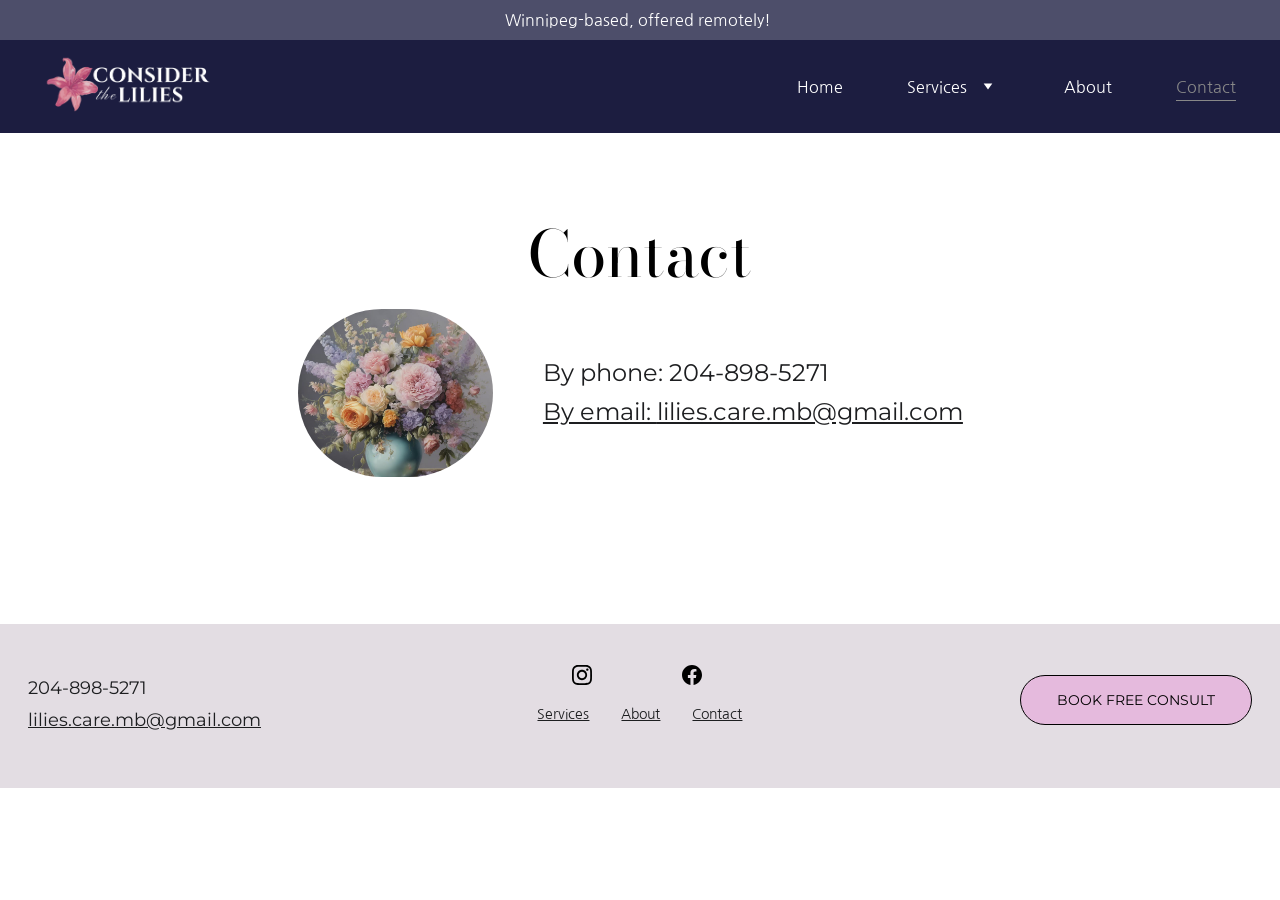
<file: contact.html>
<!DOCTYPE html>
<!-- saved from url=(0042)https://www.consider-the-lilies.ca/contact -->
<html lang="en"><head><meta http-equiv="Content-Type" content="text/html; charset=UTF-8"><meta name="viewport" content="width=device-width, initial-scale=1.0"><script type="application/ld+json">{"@context":"https://schema.org/","name":"Contact | Solutions for Chronic Pain \u0026 Loneliness","url":"https://www.consider-the-lilies.ca/contact","description":"Contact us today to discuss your chronic pain and companionship needs. Based in Winnipeg, our care services are available online and in-person. Get help with recovery and loneliness today!","image":"https://www.consider-the-lilies.ca/assets-home/thisone-A0xN4enNOEIJx6e4.png","inLanguage":"en","keywords":["contact","chronic pain","loneliness"],"@type":"WebPage"}</script><!--[--><!--[--><!--]--><!--[--><link rel="alternate" hreflang="x-default" href="contact.html"><!--]--><link href="./assets-contact/font-faces.css" rel="preconnect" crossorigin="true"><link href="./assets-contact/font-faces.css" rel="preload" as="style"><link href="./assets-contact/font-faces.css" rel="stylesheet" referrerpolicy="no-referrer"><title>Contact | Solutions for Chronic Pain &amp; Loneliness | Consider the Lilies Care Services - Winnipeg, MB</title><meta name="description" content="Contact us today to discuss your chronic pain and companionship needs. Based in Winnipeg, our care services are available online and in-person. Get help with recovery and loneliness today!"><link rel="icon" type="image/jpeg" sizes="16x16" href="assets/favicon.jpg"><link rel="icon" type="image/jpeg" sizes="32x32" href="assets/favicon.jpg"><link rel="icon" type="image/jpeg" sizes="192x192" href="assets/favicon.jpg"><link rel="apple-touch-icon" href="assets/favicon.jpg"><meta content="https://www.consider-the-lilies.ca/contact" property="og:url"><link rel="canonical" href="https://www.consider-the-lilies.ca/contact"><meta content="Contact | Solutions for Chronic Pain &amp; Loneliness | Consider the Lilies Care Services - Winnipeg, MB" property="og:title"><meta name="twitter:title" content="Contact | Solutions for Chronic Pain &amp; Loneliness | Consider the Lilies Care Services - Winnipeg, MB"><meta content="website" property="og:type"><meta property="og:description" content="Contact us today to discuss your chronic pain and companionship needs. Based in Winnipeg, our care services are available online and in-person. Get help with recovery and loneliness today!"><meta name="twitter:description" content="Contact us today to discuss your chronic pain and companionship needs. Based in Winnipeg, our care services are available online and in-person. Get help with recovery and loneliness today!"><meta property="og:site_name" content="Consider the Lilies Care Services - Winnipeg, MB"><meta name="keywords" content="contact, chronic pain, loneliness"><meta content="https://www.consider-the-lilies.ca/assets-home/thisone-A0xN4enNOEIJx6e4.png" property="og:image"><meta content="https://www.consider-the-lilies.ca/assets-home/thisone-A0xN4enNOEIJx6e4.png" name="twitter:image"><meta content="" property="og:image:alt"><meta content="" name="twitter:image:alt"><meta name="twitter:card" content="summary_large_image"><!----><!--]--><script>(function(){const postDate = null;

			const currentDate = new Date().setHours(0, 0, 0, 0);
			const postPublishDate = new Date(postDate).setHours(0, 0, 0, 0);

			if (postPublishDate && currentDate < postPublishDate) {
				window.location.replace('./index.html');
			}
		})();</script><link rel="stylesheet" href="./assets-contact/styles.css"><link rel="stylesheet" href="./assets-contact/cookieconsent.p7tfYeZO.css"><style>:root{--color-meteorite-dark:#2f1c6a;--color-meteorite-dark-2:#1f1346;--color-meteorite:#8c85ff;--color-meteorite-light:#d5dfff;--color-primary-dark:#5025d1;--color-primary:#673de6;--color-primary-light:#ebe4ff;--color-primary-charts:#b39ef3;--color-danger-dark:#d63163;--color-danger:#fc5185;--color-danger-light:#ffe8ef;--color-danger-charts:#fea8c2;--color-warning-dark:#fea419;--color-warning-dark-2:#9f6000;--color-warning-charts:#ffd28c;--color-warning:#ffcd35;--color-warning-light:#fff8e2;--color-success-dark:#008361;--color-success:#00b090;--color-success-light:#def4f0;--color-dark:#1d1e20;--color-black:#18181a;--color-gray-dark:#36344d;--color-gray:#727586;--color-gray-border:#dadce0;--color-gray-light:#f2f3f6;--color-light:#fff;--color-azure:#357df9;--color-azure-light:#e3ebf9;--color-azure-dark:#265ab2;--color-indigo:#6366f1;--color-neutral-200:#d8dae0}.whats-app-bubble{z-index:19;cursor:pointer;border-radius:100px;display:flex;position:fixed;bottom:24px;right:20px;box-shadow:0 4px 12px #00000026}#wtpQualitySign_fixedCSS,#wtpQualitySign_popupCSS{bottom:10px!important}#wtpQualitySign_fixedCSS{z-index:17!important}#wtpQualitySign_popupCSS{z-index:18!important}
</style><script data-el-id="script-consent-default">window.dataLayer = window.dataLayer || [];
	function gtag(){dataLayer.push(arguments);}
	gtag('consent', 'default', {"analytics_storage":"denied","ad_storage":"denied","ad_user_data":"denied","ad_personalization":"denied","functionality_storage":"denied","personalization_storage":"denied","security_storage":"granted"});</script><style id="cc-custom-theme">#cc-main { --cc-btn-primary-bg: rgb(0, 0, 0); --cc-toggle-on-bg: rgb(0, 0, 0); --cc-btn-primary-hover-bg: rgb(29, 30, 32); --cc-btn-primary-color: rgb(255, 255, 255); --cc-btn-secondary-bg: white; --cc-btn-secondary-hover-bg: rgb(240, 240, 240); --cc-font-family: 'Nanum Gothic', sans-serif; } #cc-main .cm__btn, #cc-main .pm__btn { border-radius: 999px; }</style></head><body><div><style>astro-island,astro-slot,astro-static-slot{display:contents}</style><astro-island uid="1wMNpu" component-export="default" props="{&quot;page-noindex&quot;:[0,false],&quot;canonical-url&quot;:[0,&quot;https://www.consider-the-lilies.ca/contact&quot;],&quot;site-meta&quot;:[0,{&quot;version&quot;:[0,201],&quot;template&quot;:[0,&quot;blankservicetemplate&quot;],&quot;metaTitle&quot;:[0,&quot;Consider the Lilies Care Services - Winnipeg, MB&quot;],&quot;ogImageAlt&quot;:[0,&quot;&quot;],&quot;buttonSetId&quot;:[0,&quot;0&quot;],&quot;faviconPath&quot;:[0,&quot;untitled-design-YanBjMZgjrHvyovy.jpg&quot;],&quot;ogImagePath&quot;:[0,&quot;8-tshgucrqrehpuec-AQE4NXbJQoFZ7ypD.png&quot;],&quot;defaultLocale&quot;:[0,&quot;system&quot;],&quot;faviconOrigin&quot;:[0,&quot;assets&quot;],&quot;ogImageOrigin&quot;:[0,&quot;assets&quot;],&quot;ecommerceStoreId&quot;:[0,&quot;store_01HGW3P2VCSK532CEDE9XVWPZ8&quot;],&quot;isCookieBarEnabled&quot;:[0,true],&quot;isPrivateModeActive&quot;:[0,false],&quot;demoEcommerceStoreId&quot;:[0,&quot;demo_01G0E9P2R0CFTNBWEEFCEV8EG5&quot;],&quot;shouldAddWWWPrefixToDomain&quot;:[0,true]}],&quot;domain&quot;:[0,&quot;www.consider-the-lilies.ca&quot;]}" client="only" opts="{&quot;name&quot;:&quot;ClientHead&quot;,&quot;value&quot;:&quot;vue&quot;}" data-v-app=""><div></div></astro-island><astro-island uid="Z1HAXXg" prefix="s1" component-export="default" props="{&quot;pageData&quot;:[0,{&quot;pages&quot;:[0,{&quot;home&quot;:[0,{&quot;type&quot;:[0,&quot;default&quot;],&quot;name&quot;:[0,&quot;Home&quot;],&quot;slug&quot;:[0,&quot;&quot;]}],&quot;z1SyUg&quot;:[0,{&quot;type&quot;:[0,&quot;default&quot;],&quot;name&quot;:[0,&quot;Custom Songs&quot;],&quot;slug&quot;:[0,&quot;custom-song-writing&quot;]}],&quot;z3RoZ7&quot;:[0,{&quot;type&quot;:[0,&quot;default&quot;],&quot;name&quot;:[0,&quot;Life Story Curation&quot;],&quot;slug&quot;:[0,&quot;life-story-curation&quot;]}],&quot;zZDAJn&quot;:[0,{&quot;type&quot;:[0,&quot;default&quot;],&quot;name&quot;:[0,&quot;About&quot;],&quot;slug&quot;:[0,&quot;about&quot;]}],&quot;zcMMs9&quot;:[0,{&quot;type&quot;:[0,&quot;default&quot;],&quot;name&quot;:[0,&quot;Recovery &amp; Illness Support&quot;],&quot;slug&quot;:[0,&quot;recovery-and-illness-support&quot;]}],&quot;ztuFv4&quot;:[0,{&quot;type&quot;:[0,&quot;default&quot;],&quot;name&quot;:[0,&quot;Sleep Pain Support&quot;],&quot;slug&quot;:[0,&quot;sleep-neck-pain-support&quot;]}],&quot;zujV5I&quot;:[0,{&quot;type&quot;:[0,&quot;default&quot;],&quot;name&quot;:[0,&quot;Companionship&quot;],&quot;slug&quot;:[0,&quot;companionship-services&quot;]}],&quot;Dl3R79bXy&quot;:[0,{&quot;meta&quot;:[0,{&quot;title&quot;:[0,&quot;Contact | Solutions for Chronic Pain &amp; Loneliness&quot;],&quot;keywords&quot;:[1,[[0,&quot;contact&quot;],[0,&quot;chronic pain&quot;],[0,&quot;loneliness&quot;]]],&quot;description&quot;:[0,&quot;Contact us today to discuss your chronic pain and companionship needs. Based in Winnipeg, our care services are available online and in-person. Get help with recovery and loneliness today!&quot;]}],&quot;name&quot;:[0,&quot;Contact&quot;],&quot;slug&quot;:[0,&quot;contact&quot;],&quot;type&quot;:[0,&quot;default&quot;],&quot;blocks&quot;:[1,[[0,&quot;zE9gX9&quot;]]],&quot;hiddenSlots&quot;:[1,[]]}],&quot;page_toIPvwTGgmcU-5zpjx6YB&quot;:[0,{&quot;type&quot;:[0,&quot;default&quot;],&quot;name&quot;:[0,&quot;Services&quot;],&quot;slug&quot;:[0,&quot;support-services&quot;]}]}],&quot;blocks&quot;:[0,{&quot;header&quot;:[0,{&quot;slot&quot;:[0,&quot;header&quot;],&quot;type&quot;:[0,&quot;BlockNavigation&quot;],&quot;mobile&quot;:[0,{&quot;height&quot;:[0,54],&quot;logoHeight&quot;:[0,24]}],&quot;desktop&quot;:[0,{&quot;height&quot;:[0,93],&quot;logoHeight&quot;:[0,63]}],&quot;settings&quot;:[0,{&quot;styles&quot;:[0,{&quot;width&quot;:[0,&quot;1240px&quot;],&quot;padding&quot;:[0,&quot;15px 16px 15px 16px&quot;],&quot;logo-width&quot;:[0,&quot;172px&quot;],&quot;cartIconSize&quot;:[0,&quot;24px&quot;],&quot;link-spacing&quot;:[0,&quot;64px&quot;],&quot;m-logo-width&quot;:[0,&quot;64px&quot;],&quot;m-link-spacing&quot;:[0,&quot;24px&quot;],&quot;element-spacing&quot;:[0,&quot;24px&quot;],&quot;contrastBackgroundColor&quot;:[0,&quot;rgb(47, 48, 107)&quot;]}],&quot;cartText&quot;:[0,&quot;Shopping bag&quot;],&quot;isSticky&quot;:[0,true],&quot;showLogo&quot;:[0,true],&quot;headerLayout&quot;:[0,&quot;desktop-1&quot;],&quot;isCartVisible&quot;:[0,true],&quot;logoImagePath&quot;:[0,&quot;slkjdhgsd-mp8nX3b9PKce84oy.png&quot;],&quot;mHeaderLayout&quot;:[0,&quot;mobile-1&quot;],&quot;logoImageOrigin&quot;:[0,&quot;assets&quot;],&quot;mobileLinksAlignment&quot;:[0,&quot;right&quot;]}],&quot;zindexes&quot;:[1,[]],&quot;background&quot;:[0,{&quot;color&quot;:[0,&quot;rgb(28, 29, 64)&quot;],&quot;current&quot;:[0,&quot;color&quot;],&quot;isTransparent&quot;:[0,false]}],&quot;components&quot;:[1,[]],&quot;fontFamily&quot;:[0,&quot;Nanum Gothic&quot;],&quot;fontWeight&quot;:[0,400],&quot;logoAspectRatio&quot;:[0,2.751031636863824],&quot;navLinkTextColor&quot;:[0,&quot;rgb(255, 255, 255)&quot;],&quot;navLinkTextColorHover&quot;:[0,&quot;rgb(136, 136, 136)&quot;]}],&quot;zE9gX9&quot;:[0,{&quot;type&quot;:[0,&quot;BlockLayout&quot;],&quot;mobile&quot;:[0,{&quot;minHeight&quot;:[0,538]}],&quot;desktop&quot;:[0,{&quot;minHeight&quot;:[0,491]}],&quot;settings&quot;:[0,{&quot;styles&quot;:[0,{&quot;cols&quot;:[0,&quot;12&quot;],&quot;rows&quot;:[0,12],&quot;width&quot;:[0,&quot;1224px&quot;],&quot;m-rows&quot;:[0,&quot;1&quot;],&quot;col-gap&quot;:[0,&quot;24px&quot;],&quot;row-gap&quot;:[0,&quot;16px&quot;],&quot;row-size&quot;:[0,&quot;48px&quot;],&quot;column-gap&quot;:[0,&quot;24px&quot;],&quot;block-padding&quot;:[0,&quot;16px 0 16px 0&quot;],&quot;m-block-padding&quot;:[0,&quot;40px 16px 40px 16px&quot;]}]}],&quot;zindexes&quot;:[1,[[0,&quot;zvaI6M&quot;],[0,&quot;zEmWs8&quot;],[0,&quot;zb3uyO&quot;]]],&quot;background&quot;:[0,{&quot;color&quot;:[0,&quot;rgb(255, 255, 255)&quot;],&quot;current&quot;:[0,&quot;color&quot;]}],&quot;components&quot;:[1,[[0,&quot;zvaI6M&quot;],[0,&quot;zEmWs8&quot;],[0,&quot;zb3uyO&quot;]]],&quot;initialBlockId&quot;:[0,&quot;LIWpCK7aX&quot;]}],&quot;zctw31&quot;:[0,{&quot;slot&quot;:[0,&quot;footer&quot;],&quot;type&quot;:[0,&quot;BlockLayout&quot;],&quot;mobile&quot;:[0,{&quot;minHeight&quot;:[0,277]}],&quot;desktop&quot;:[0,{&quot;minHeight&quot;:[0,164]}],&quot;settings&quot;:[0,{&quot;styles&quot;:[0,{&quot;cols&quot;:[0,&quot;12&quot;],&quot;rows&quot;:[0,7],&quot;width&quot;:[0,&quot;1224px&quot;],&quot;m-rows&quot;:[0,&quot;1&quot;],&quot;col-gap&quot;:[0,&quot;24px&quot;],&quot;row-gap&quot;:[0,&quot;16px&quot;],&quot;row-size&quot;:[0,&quot;48px&quot;],&quot;column-gap&quot;:[0,&quot;24px&quot;],&quot;block-padding&quot;:[0,&quot;16px 0 16px 0&quot;],&quot;m-block-padding&quot;:[0,&quot;40px 16px 40px 16px&quot;]}]}],&quot;zindexes&quot;:[1,[[0,&quot;zlhbIX&quot;],[0,&quot;z-3jcn&quot;],[0,&quot;z84M2k&quot;],[0,&quot;z2B2vZ&quot;]]],&quot;background&quot;:[0,{&quot;color&quot;:[0,&quot;rgb(227, 221, 227)&quot;],&quot;current&quot;:[0,&quot;color&quot;]}],&quot;components&quot;:[1,[[0,&quot;zlhbIX&quot;],[0,&quot;z-3jcn&quot;],[0,&quot;z84M2k&quot;],[0,&quot;z2B2vZ&quot;]]],&quot;initialBlockId&quot;:[0,&quot;uidC8frQP&quot;]}],&quot;stickyBar&quot;:[0,{&quot;type&quot;:[0,&quot;BlockStickyBar&quot;],&quot;items&quot;:[1,[[0,{&quot;type&quot;:[0,&quot;text&quot;],&quot;content&quot;:[0,&quot;&lt;p dir=\&quot;auto\&quot; style=\&quot;color: rgb(255, 255, 255); --lineHeightDesktop: 1.3; --fontSizeDesktop: 16px\&quot; class=\&quot;body-small\&quot;&gt;&lt;span style=\&quot;font-family: Nanum\\ Gothic; font-weight: 400\&quot;&gt;Winnipeg-based, offered remotely! &lt;/span&gt;&lt;/p&gt;&quot;]}]]],&quot;mobile&quot;:[0,{&quot;minHeight&quot;:[0,40]}],&quot;desktop&quot;:[0,{&quot;minHeight&quot;:[0,40]}],&quot;settings&quot;:[0,{&quot;styles&quot;:[0,{&quot;block-padding&quot;:[0,&quot;0&quot;],&quot;m-block-padding&quot;:[0,&quot;0 16px&quot;]}]}],&quot;zindexes&quot;:[1,[]],&quot;animation&quot;:[0,{&quot;name&quot;:[0,&quot;slide&quot;],&quot;type&quot;:[0,&quot;global&quot;]}],&quot;background&quot;:[0,{&quot;color&quot;:[0,&quot;rgba(28, 29, 64, 0.78)&quot;],&quot;current&quot;:[0,&quot;color&quot;]}],&quot;components&quot;:[1,[]]}]}],&quot;elements&quot;:[0,{&quot;z-3jcn&quot;:[0,{&quot;type&quot;:[0,&quot;GridTextBox&quot;],&quot;mobile&quot;:[0,{&quot;top&quot;:[0,82],&quot;left&quot;:[0,0],&quot;width&quot;:[0,328],&quot;height&quot;:[0,57]}],&quot;content&quot;:[0,&quot;&lt;p dir=\&quot;auto\&quot; style=\&quot;--lineHeightDesktop: 1.3; --fontSizeDesktop: 18px; margin-bottom: 8px;\&quot; class=\&quot;body\&quot;&gt;&lt;span style=\&quot;font-family: Montserrat; font-weight: 400;\&quot;&gt;204-898-5271&lt;/span&gt;&lt;/p&gt;&lt;p dir=\&quot;auto\&quot; style=\&quot;--lineHeightDesktop: 1.3; --fontSizeDesktop: 18px;\&quot; class=\&quot;body\&quot;&gt;&lt;span style=\&quot;font-family: Montserrat; font-weight: 400;\&quot;&gt;&lt;u&gt;&lt;a target=\&quot;_blank\&quot; rel=\&quot;nofollow\&quot; href=\&quot;mailto:lilies.care.mb@gmail.com\&quot; style=\&quot;text-decoration: none;\&quot;&gt;lilies.care.mb@gmail.com&lt;/a&gt;&lt;/u&gt;&lt;/span&gt;&lt;/p&gt;&quot;],&quot;desktop&quot;:[0,{&quot;top&quot;:[0,52],&quot;left&quot;:[0,0],&quot;width&quot;:[0,400],&quot;height&quot;:[0,56]}],&quot;settings&quot;:[0,{&quot;styles&quot;:[0,{&quot;text&quot;:[0,&quot;left&quot;],&quot;align&quot;:[0,&quot;flex-start&quot;],&quot;m-text&quot;:[0,&quot;center&quot;],&quot;justify&quot;:[0,&quot;flex-start&quot;],&quot;m-element-margin&quot;:[0,&quot;0 0 16px 0&quot;]}]}],&quot;animation&quot;:[0,{&quot;name&quot;:[0,&quot;slide&quot;],&quot;type&quot;:[0,&quot;global&quot;]}],&quot;initialElementId&quot;:[0,&quot;zdtEt_&quot;]}],&quot;z2B2vZ&quot;:[0,{&quot;type&quot;:[0,&quot;GridSocialIcons&quot;],&quot;links&quot;:[1,[[0,{&quot;svg&quot;:[0,&quot;&lt;svg width=\&quot;24\&quot; height=\&quot;24\&quot; viewBox=\&quot;0 0 24 24\&quot; fill=\&quot;none\&quot; xmlns=\&quot;http://www.w3.org/2000/svg\&quot;&gt;\n&lt;path d=\&quot;M12.0027 5.84808C8.59743 5.84808 5.85075 8.59477 5.85075 12C5.85075 15.4053 8.59743 18.1519 12.0027 18.1519C15.4079 18.1519 18.1546 15.4053 18.1546 12C18.1546 8.59477 15.4079 5.84808 12.0027 5.84808ZM12.0027 15.9996C9.80212 15.9996 8.00312 14.2059 8.00312 12C8.00312 9.7941 9.79677 8.00046 12.0027 8.00046C14.2086 8.00046 16.0022 9.7941 16.0022 12C16.0022 14.2059 14.2032 15.9996 12.0027 15.9996ZM19.8412 5.59644C19.8412 6.39421 19.1987 7.03135 18.4062 7.03135C17.6085 7.03135 16.9713 6.38885 16.9713 5.59644C16.9713 4.80402 17.6138 4.16153 18.4062 4.16153C19.1987 4.16153 19.8412 4.80402 19.8412 5.59644ZM23.9157 7.05277C23.8247 5.13063 23.3856 3.42801 21.9775 2.02522C20.5747 0.622429 18.8721 0.183388 16.9499 0.0870135C14.9689 -0.0254238 9.03112 -0.0254238 7.05008 0.0870135C5.1333 0.178034 3.43068 0.617075 2.02253 2.01986C0.614389 3.42265 0.180703 5.12527 0.0843279 7.04742C-0.0281093 9.02845 -0.0281093 14.9662 0.0843279 16.9472C0.175349 18.8694 0.614389 20.572 2.02253 21.9748C3.43068 23.3776 5.12794 23.8166 7.05008 23.913C9.03112 24.0254 14.9689 24.0254 16.9499 23.913C18.8721 23.822 20.5747 23.3829 21.9775 21.9748C23.3803 20.572 23.8193 18.8694 23.9157 16.9472C24.0281 14.9662 24.0281 9.03381 23.9157 7.05277ZM21.3564 19.0728C20.9388 20.1223 20.1303 20.9307 19.0755 21.3537C17.496 21.9802 13.7481 21.8356 12.0027 21.8356C10.2572 21.8356 6.50396 21.9748 4.92984 21.3537C3.88042 20.9361 3.07195 20.1276 2.64897 19.0728C2.02253 17.4934 2.16709 13.7455 2.16709 12C2.16709 10.2546 2.02789 6.50129 2.64897 4.92717C3.06659 3.87776 3.87507 3.06928 4.92984 2.6463C6.50931 2.01986 10.2572 2.16443 12.0027 2.16443C13.7481 2.16443 17.5014 2.02522 19.0755 2.6463C20.1249 3.06392 20.9334 3.8724 21.3564 4.92717C21.9828 6.50665 21.8383 10.2546 21.8383 12C21.8383 13.7455 21.9828 17.4987 21.3564 19.0728Z\&quot; fill=\&quot;currentColor\&quot;&gt;&lt;/path&gt;\n&lt;/svg&gt;\n&quot;],&quot;icon&quot;:[0,&quot;instagram&quot;],&quot;link&quot;:[0,&quot;https://www.instagram.com/lilies.care&quot;]}],[0,{&quot;svg&quot;:[0,&quot;&lt;svg width=\&quot;24\&quot; height=\&quot;24\&quot; viewBox=\&quot;0 0 24 24\&quot; fill=\&quot;none\&quot; xmlns=\&quot;http://www.w3.org/2000/svg\&quot;&gt;\n&lt;path d=\&quot;M24 12.0726C24 5.44354 18.629 0.0725708 12 0.0725708C5.37097 0.0725708 0 5.44354 0 12.0726C0 18.0619 4.38823 23.0264 10.125 23.9274V15.5414H7.07661V12.0726H10.125V9.4287C10.125 6.42144 11.9153 4.76031 14.6574 4.76031C15.9706 4.76031 17.3439 4.99451 17.3439 4.99451V7.94612H15.8303C14.34 7.94612 13.875 8.87128 13.875 9.82015V12.0726H17.2031L16.6708 15.5414H13.875V23.9274C19.6118 23.0264 24 18.0619 24 12.0726Z\&quot; fill=\&quot;currentColor\&quot;&gt;&lt;/path&gt;\n&lt;/svg&gt;\n&quot;],&quot;icon&quot;:[0,&quot;facebook&quot;],&quot;link&quot;:[0,&quot;https://www.facebook.com/profile.php?id=61561149473882&quot;]}]]],&quot;mobile&quot;:[0,{&quot;top&quot;:[0,44],&quot;left&quot;:[0,115],&quot;width&quot;:[0,99],&quot;height&quot;:[0,20]}],&quot;desktop&quot;:[0,{&quot;top&quot;:[0,41],&quot;left&quot;:[0,509],&quot;width&quot;:[0,200],&quot;height&quot;:[0,20]}],&quot;settings&quot;:[0,{&quot;styles&quot;:[0,{&quot;align&quot;:[0,&quot;&quot;],&quot;justify&quot;:[0,&quot;center&quot;],&quot;icon-size&quot;:[0,&quot;20px&quot;],&quot;icon-color&quot;:[0,&quot;rgb(0, 0, 0)&quot;],&quot;icon-spacing&quot;:[0,&quot;space-around&quot;],&quot;icon-direction&quot;:[0,&quot;row&quot;],&quot;icon-color-hover&quot;:[0,&quot;rgb(58, 58, 58)&quot;],&quot;m-element-margin&quot;:[0,&quot;0 0 16px 0&quot;],&quot;space-between-icons&quot;:[0,&quot;20px&quot;]}],&quot;useBrandColors&quot;:[0,false]}],&quot;animation&quot;:[0,{&quot;name&quot;:[0,&quot;slide&quot;],&quot;type&quot;:[0,&quot;global&quot;]}]}],&quot;z84M2k&quot;:[0,{&quot;rel&quot;:[0,&quot;nofollow&quot;],&quot;href&quot;:[0,&quot;http://consider-the-lilies-care-services.square.site/&quot;],&quot;type&quot;:[0,&quot;GridButton&quot;],&quot;mobile&quot;:[0,{&quot;top&quot;:[0,154],&quot;left&quot;:[0,64],&quot;width&quot;:[0,200],&quot;height&quot;:[0,55]}],&quot;target&quot;:[0,&quot;_blank&quot;],&quot;content&quot;:[0,&quot;book free consult&quot;],&quot;desktop&quot;:[0,{&quot;top&quot;:[0,51],&quot;left&quot;:[0,992],&quot;width&quot;:[0,232],&quot;height&quot;:[0,50]}],&quot;linkType&quot;:[0,&quot;external&quot;],&quot;settings&quot;:[0,{&quot;type&quot;:[0,&quot;primary&quot;],&quot;styles&quot;:[0,{&quot;align&quot;:[0,&quot;center&quot;],&quot;justify&quot;:[0,&quot;center&quot;],&quot;m-element-margin&quot;:[0,&quot;0 0 16px 0&quot;]}]}],&quot;animation&quot;:[0,{&quot;name&quot;:[0,&quot;slide&quot;],&quot;type&quot;:[0,&quot;global&quot;]}],&quot;fontColor&quot;:[0,&quot;rgb(0, 0, 0)&quot;],&quot;fontFamily&quot;:[0,&quot;Montserrat&quot;],&quot;fontWeight&quot;:[0,400],&quot;borderColor&quot;:[0,&quot;rgb(0, 0, 0)&quot;],&quot;borderWidth&quot;:[0,1],&quot;borderRadius&quot;:[0,25],&quot;fontColorHover&quot;:[0,&quot;rgb(255, 255, 255)&quot;],&quot;backgroundColor&quot;:[0,&quot;rgba(230, 177, 219, 0.78)&quot;],&quot;borderColorHover&quot;:[0,&quot;rgb(0, 0, 0)&quot;],&quot;initialElementId&quot;:[0,&quot;zkAEkx&quot;],&quot;backgroundColorHover&quot;:[0,&quot;rgb(29, 30, 32)&quot;]}],&quot;zEmWs8&quot;:[0,{&quot;type&quot;:[0,&quot;GridImage&quot;],&quot;mobile&quot;:[0,{&quot;top&quot;:[0,114],&quot;left&quot;:[0,0],&quot;width&quot;:[0,328],&quot;height&quot;:[0,278],&quot;isHidden&quot;:[0,false]}],&quot;target&quot;:[0,&quot;_self&quot;],&quot;desktop&quot;:[0,{&quot;top&quot;:[0,176],&quot;crop&quot;:[0,{&quot;top&quot;:[0,0],&quot;left&quot;:[0,100],&quot;scale&quot;:[0,1]}],&quot;left&quot;:[0,270],&quot;width&quot;:[0,195],&quot;height&quot;:[0,168],&quot;isHidden&quot;:[0,false],&quot;borderRadius&quot;:[0,&quot;119px&quot;]}],&quot;settings&quot;:[0,{&quot;alt&quot;:[0,&quot;&quot;],&quot;path&quot;:[0,&quot;generated/generated-AGBGoPnp6Ls2NrRk.png&quot;],&quot;origin&quot;:[0,&quot;assets&quot;],&quot;styles&quot;:[0,{&quot;align&quot;:[0,&quot;center&quot;],&quot;justify&quot;:[0,&quot;center&quot;]}]}],&quot;animation&quot;:[0,{&quot;name&quot;:[0,&quot;slide&quot;],&quot;type&quot;:[0,&quot;global&quot;]}],&quot;initialElementId&quot;:[0,&quot;j3DaGqL6M&quot;],&quot;fullResolutionWidth&quot;:[0,1024],&quot;fullResolutionHeight&quot;:[0,1024]}],&quot;zb3uyO&quot;:[0,{&quot;type&quot;:[0,&quot;GridTextBox&quot;],&quot;mobile&quot;:[0,{&quot;top&quot;:[0,424],&quot;left&quot;:[0,0],&quot;width&quot;:[0,328],&quot;height&quot;:[0,57]}],&quot;content&quot;:[0,&quot;&lt;p dir=\&quot;auto\&quot; style=\&quot;--lineHeightDesktop: 1.3; --fontSizeDesktop: 24px; margin-bottom: 8px;\&quot; class=\&quot;body\&quot;&gt;&lt;span style=\&quot;font-family: Montserrat; font-weight: 400;\&quot;&gt;By phone: 204-898-5271&lt;/span&gt;&lt;/p&gt;&lt;p dir=\&quot;auto\&quot; style=\&quot;--lineHeightDesktop: 1.3; --fontSizeDesktop: 24px;\&quot; class=\&quot;body\&quot;&gt;&lt;span style=\&quot;font-family: Montserrat; font-weight: 400;\&quot;&gt;&lt;u&gt;By email: &lt;a target=\&quot;_blank\&quot; rel=\&quot;nofollow\&quot; href=\&quot;mailto:lilies.care.mb@gmail.com\&quot; style=\&quot;text-decoration: none;\&quot;&gt;lilies.care.mb@gmail.com&lt;/a&gt;&lt;/u&gt;&lt;/span&gt;&lt;/p&gt;&quot;],&quot;desktop&quot;:[0,{&quot;top&quot;:[0,224],&quot;left&quot;:[0,515],&quot;width&quot;:[0,474],&quot;height&quot;:[0,70]}],&quot;settings&quot;:[0,{&quot;styles&quot;:[0,{&quot;text&quot;:[0,&quot;left&quot;],&quot;align&quot;:[0,&quot;flex-start&quot;],&quot;m-text&quot;:[0,&quot;center&quot;],&quot;justify&quot;:[0,&quot;flex-start&quot;],&quot;m-element-margin&quot;:[0,&quot;0 0 16px 0&quot;]}]}],&quot;animation&quot;:[0,{&quot;name&quot;:[0,&quot;slide&quot;],&quot;type&quot;:[0,&quot;global&quot;]}],&quot;initialElementId&quot;:[0,&quot;zdtEt_&quot;]}],&quot;zlhbIX&quot;:[0,{&quot;type&quot;:[0,&quot;GridTextBox&quot;],&quot;mobile&quot;:[0,{&quot;top&quot;:[0,239],&quot;left&quot;:[0,0],&quot;width&quot;:[0,328],&quot;height&quot;:[0,21]}],&quot;content&quot;:[0,&quot;&lt;p dir=\&quot;auto\&quot; class=\&quot;body-small\&quot;&gt;&lt;span style=\&quot;font-family: &amp;quot;Nanum Gothic&amp;quot;; font-weight: 400;\&quot;&gt;&lt;u&gt;&lt;a target=\&quot;_self\&quot; rel=\&quot;\&quot; href=\&quot;services.html\&quot; style=\&quot;text-decoration: none;\&quot; data-page-id=\&quot;page_toIPvwTGgmcU-5zpjx6YB\&quot;&gt;Services&lt;/a&gt;&lt;/u&gt;        &lt;u&gt;&lt;a target=\&quot;_self\&quot; rel=\&quot;\&quot; href=\&quot;about.html\&quot; style=\&quot;text-decoration: none;\&quot; data-page-id=\&quot;zZDAJn\&quot;&gt;About&lt;/a&gt;&lt;/u&gt;        &lt;u&gt;&lt;a target=\&quot;_self\&quot; rel=\&quot;\&quot; href=\&quot;contact.html\&quot; style=\&quot;text-decoration: none;\&quot; data-page-id=\&quot;Dl3R79bXy\&quot;&gt;Contact&lt;/a&gt;&lt;/u&gt;&lt;/span&gt;&lt;/p&gt;&quot;],&quot;desktop&quot;:[0,{&quot;top&quot;:[0,80],&quot;left&quot;:[0,412],&quot;width&quot;:[0,400],&quot;height&quot;:[0,21]}],&quot;settings&quot;:[0,{&quot;styles&quot;:[0,{&quot;text&quot;:[0,&quot;center&quot;],&quot;align&quot;:[0,&quot;flex-start&quot;],&quot;justify&quot;:[0,&quot;flex-start&quot;],&quot;m-element-margin&quot;:[0,&quot;0 0 16px 0&quot;]}]}],&quot;animation&quot;:[0,{&quot;name&quot;:[0,&quot;slide&quot;],&quot;type&quot;:[0,&quot;global&quot;]}]}],&quot;zvaI6M&quot;:[0,{&quot;type&quot;:[0,&quot;GridTextBox&quot;],&quot;mobile&quot;:[0,{&quot;top&quot;:[0,35],&quot;left&quot;:[0,0],&quot;width&quot;:[0,328],&quot;height&quot;:[0,58]}],&quot;content&quot;:[0,&quot;&lt;h1 dir=\&quot;auto\&quot;&gt;&lt;span style=\&quot;color: rgb(0, 0, 0); font-family: &amp;quot;Bodoni Moda&amp;quot;; font-weight: 400;\&quot;&gt;Contact&lt;/span&gt;&lt;/h1&gt;&quot;],&quot;desktop&quot;:[0,{&quot;top&quot;:[0,80],&quot;left&quot;:[0,0],&quot;width&quot;:[0,1224],&quot;height&quot;:[0,92]}],&quot;settings&quot;:[0,{&quot;styles&quot;:[0,{&quot;text&quot;:[0,&quot;center&quot;],&quot;align&quot;:[0,&quot;flex-start&quot;],&quot;justify&quot;:[0,&quot;center&quot;],&quot;m-element-margin&quot;:[0,&quot;0 0 24px 0&quot;]}]}],&quot;animation&quot;:[0,{&quot;name&quot;:[0,&quot;scale&quot;],&quot;type&quot;:[0,&quot;element&quot;]}],&quot;initialElementId&quot;:[0,&quot;abft-n0ipt&quot;]}]}],&quot;nav&quot;:[1,[[0,{&quot;isHidden&quot;:[0,false],&quot;linkType&quot;:[0,&quot;Page&quot;],&quot;subItems&quot;:[1,[]],&quot;navItemId&quot;:[0,&quot;home&quot;],&quot;linkedPageId&quot;:[0,&quot;home&quot;]}],[0,{&quot;isHidden&quot;:[0,false],&quot;linkType&quot;:[0,&quot;Page&quot;],&quot;subItems&quot;:[1,[[0,{&quot;isHidden&quot;:[0,false],&quot;linkType&quot;:[0,&quot;Page&quot;],&quot;subItems&quot;:[1,[]],&quot;navItemId&quot;:[0,&quot;zRCZxj&quot;],&quot;linkedPageId&quot;:[0,&quot;zujV5I&quot;]}],[0,{&quot;isHidden&quot;:[0,false],&quot;linkType&quot;:[0,&quot;Page&quot;],&quot;subItems&quot;:[1,[]],&quot;navItemId&quot;:[0,&quot;zcGoJC&quot;],&quot;linkedPageId&quot;:[0,&quot;z3RoZ7&quot;]}],[0,{&quot;isHidden&quot;:[0,false],&quot;linkType&quot;:[0,&quot;Page&quot;],&quot;subItems&quot;:[1,[]],&quot;navItemId&quot;:[0,&quot;zITY5V&quot;],&quot;linkedPageId&quot;:[0,&quot;zcMMs9&quot;]}],[0,{&quot;isHidden&quot;:[0,false],&quot;linkType&quot;:[0,&quot;Page&quot;],&quot;subItems&quot;:[1,[]],&quot;navItemId&quot;:[0,&quot;zAjJnD&quot;],&quot;linkedPageId&quot;:[0,&quot;z1SyUg&quot;]}],[0,{&quot;isHidden&quot;:[0,false],&quot;linkType&quot;:[0,&quot;Page&quot;],&quot;subItems&quot;:[1,[]],&quot;navItemId&quot;:[0,&quot;zqa7IB&quot;],&quot;linkedPageId&quot;:[0,&quot;ztuFv4&quot;]}]]],&quot;navItemId&quot;:[0,&quot;-ZityMQMN8a_iu8qYbt3v&quot;],&quot;linkedPageId&quot;:[0,&quot;page_toIPvwTGgmcU-5zpjx6YB&quot;]}],[0,{&quot;isHidden&quot;:[0,false],&quot;linkType&quot;:[0,&quot;Page&quot;],&quot;subItems&quot;:[1,[]],&quot;navItemId&quot;:[0,&quot;zFDUev&quot;],&quot;linkedPageId&quot;:[0,&quot;zZDAJn&quot;]}],[0,{&quot;isHidden&quot;:[0,false],&quot;linkType&quot;:[0,&quot;Page&quot;],&quot;subItems&quot;:[1,[]],&quot;navItemId&quot;:[0,&quot;Dl3R79bXy&quot;],&quot;linkedPageId&quot;:[0,&quot;Dl3R79bXy&quot;]}]]],&quot;currentLocale&quot;:[0,&quot;system&quot;],&quot;homePageId&quot;:[0,&quot;home&quot;],&quot;cookieBannerAcceptText&quot;:[0,&quot;Accept&quot;],&quot;cookieBannerDisclaimer&quot;:[0,&quot;This website uses cookies to provide necessary site functionality and to improve your experience. By using this website, you agree to our use of cookies.&quot;],&quot;cookieBannerDeclineText&quot;:[0,&quot;Decline&quot;],&quot;cookieConsentTranslations&quot;:[0,{&quot;categoryNecessaryName&quot;:[0,&quot;Strictly Necessary Cookies&quot;],&quot;categoryNecessaryDescription&quot;:[0,&quot;These cookies are essential for the website to function properly.&quot;],&quot;categoryPlatformAnalyticsName&quot;:[0,&quot;Platform Analytics&quot;],&quot;categoryPlatformAnalyticsDescription&quot;:[0,&quot;Hostinger uses cookies and similar technologies to analyze how you use this website. This helps improve user experience and Hostinger products. For this purpose, Amplitude service is used to collect usage data that does not directly identify you. Analytics are used only with your consent.&quot;]}],&quot;cookieConsentLocale&quot;:[0,&quot;system&quot;],&quot;blogReadingTimeText&quot;:[0],&quot;metaTitle&quot;:[0],&quot;meta&quot;:[0,{&quot;version&quot;:[0,201],&quot;template&quot;:[0,&quot;blankservicetemplate&quot;],&quot;metaTitle&quot;:[0,&quot;Consider the Lilies Care Services - Winnipeg, MB&quot;],&quot;ogImageAlt&quot;:[0,&quot;&quot;],&quot;buttonSetId&quot;:[0,&quot;0&quot;],&quot;faviconPath&quot;:[0,&quot;untitled-design-YanBjMZgjrHvyovy.jpg&quot;],&quot;ogImagePath&quot;:[0,&quot;8-tshgucrqrehpuec-AQE4NXbJQoFZ7ypD.png&quot;],&quot;defaultLocale&quot;:[0,&quot;system&quot;],&quot;faviconOrigin&quot;:[0,&quot;assets&quot;],&quot;ogImageOrigin&quot;:[0,&quot;assets&quot;],&quot;ecommerceStoreId&quot;:[0,&quot;store_01HGW3P2VCSK532CEDE9XVWPZ8&quot;],&quot;isCookieBarEnabled&quot;:[0,true],&quot;isPrivateModeActive&quot;:[0,false],&quot;demoEcommerceStoreId&quot;:[0,&quot;demo_01G0E9P2R0CFTNBWEEFCEV8EG5&quot;],&quot;shouldAddWWWPrefixToDomain&quot;:[0,true]}],&quot;forms&quot;:[0,{&quot;Contact form&quot;:[0,{&quot;token&quot;:[0,&quot;mP473RW9J8hJ37vRj79BmnBL8bRmDZQe&quot;]}],&quot;Subscribe form&quot;:[0,{&quot;token&quot;:[0,&quot;mnlz8kVoWgH1jzPlOvMnYD6NqonAJawe&quot;]}]}],&quot;styles&quot;:[0,{&quot;h1&quot;:[0,{&quot;font-size&quot;:[0,&quot;64px&quot;],&quot;font-style&quot;:[0,&quot;normal&quot;],&quot;font-family&quot;:[0,&quot;var(--font-primary)&quot;],&quot;font-weight&quot;:[0,400],&quot;line-height&quot;:[0,&quot;1.3em&quot;],&quot;m-font-size&quot;:[0,&quot;40px&quot;],&quot;letter-spacing&quot;:[0,0],&quot;text-transform&quot;:[0,&quot;none&quot;],&quot;text-decoration&quot;:[0,&quot;none&quot;]}],&quot;h2&quot;:[0,{&quot;font-size&quot;:[0,&quot;56px&quot;],&quot;font-style&quot;:[0,&quot;normal&quot;],&quot;font-family&quot;:[0,&quot;var(--font-primary)&quot;],&quot;font-weight&quot;:[0,400],&quot;line-height&quot;:[0,&quot;1.3em&quot;],&quot;m-font-size&quot;:[0,&quot;36px&quot;],&quot;letter-spacing&quot;:[0,0],&quot;text-transform&quot;:[0,&quot;none&quot;],&quot;text-decoration&quot;:[0,&quot;none&quot;]}],&quot;h3&quot;:[0,{&quot;font-size&quot;:[0,&quot;48px&quot;],&quot;font-style&quot;:[0,&quot;normal&quot;],&quot;font-family&quot;:[0,&quot;var(--font-primary)&quot;],&quot;font-weight&quot;:[0,400],&quot;line-height&quot;:[0,&quot;1.3em&quot;],&quot;m-font-size&quot;:[0,&quot;32px&quot;],&quot;letter-spacing&quot;:[0,0],&quot;text-transform&quot;:[0,&quot;none&quot;],&quot;text-decoration&quot;:[0,&quot;none&quot;]}],&quot;h4&quot;:[0,{&quot;font-size&quot;:[0,&quot;40px&quot;],&quot;font-style&quot;:[0,&quot;normal&quot;],&quot;font-family&quot;:[0,&quot;var(--font-primary)&quot;],&quot;font-weight&quot;:[0,400],&quot;line-height&quot;:[0,&quot;1.3em&quot;],&quot;m-font-size&quot;:[0,&quot;24px&quot;],&quot;letter-spacing&quot;:[0,0],&quot;text-transform&quot;:[0,&quot;none&quot;],&quot;text-decoration&quot;:[0,&quot;none&quot;]}],&quot;h5&quot;:[0,{&quot;font-size&quot;:[0,&quot;32px&quot;],&quot;font-style&quot;:[0,&quot;normal&quot;],&quot;font-family&quot;:[0,&quot;var(--font-primary)&quot;],&quot;font-weight&quot;:[0,400],&quot;line-height&quot;:[0,&quot;1.3em&quot;],&quot;m-font-size&quot;:[0,&quot;24px&quot;],&quot;letter-spacing&quot;:[0,0],&quot;text-transform&quot;:[0,&quot;none&quot;],&quot;text-decoration&quot;:[0,&quot;none&quot;]}],&quot;h6&quot;:[0,{&quot;font-size&quot;:[0,&quot;24px&quot;],&quot;font-style&quot;:[0,&quot;normal&quot;],&quot;font-family&quot;:[0,&quot;var(--font-primary)&quot;],&quot;font-weight&quot;:[0,400],&quot;line-height&quot;:[0,&quot;1.3em&quot;],&quot;m-font-size&quot;:[0,&quot;20px&quot;],&quot;letter-spacing&quot;:[0,0],&quot;text-transform&quot;:[0,&quot;none&quot;],&quot;text-decoration&quot;:[0,&quot;none&quot;]}],&quot;body&quot;:[0,{&quot;font-size&quot;:[0,&quot;18px&quot;],&quot;font-style&quot;:[0,&quot;normal&quot;],&quot;font-family&quot;:[0,&quot;var(--font-secondary)&quot;],&quot;font-weight&quot;:[0,400],&quot;line-height&quot;:[0,&quot;1.5em&quot;],&quot;m-font-size&quot;:[0,&quot;16px&quot;],&quot;letter-spacing&quot;:[0,0],&quot;text-transform&quot;:[0,&quot;none&quot;],&quot;text-decoration&quot;:[0,&quot;none&quot;]}],&quot;font&quot;:[0,{&quot;primary&quot;:[0,&quot;&#39;Nanum Gothic&#39;, sans-serif&quot;],&quot;secondary&quot;:[0,&quot;&#39;Lora&#39;, serif&quot;]}],&quot;nav-link&quot;:[0,{&quot;color&quot;:[0,&quot;rgb(255, 255, 255)&quot;],&quot;font-size&quot;:[0,&quot;16px&quot;],&quot;font-style&quot;:[0,&quot;normal&quot;],&quot;color-hover&quot;:[0,&quot;rgb(136, 136, 136)&quot;],&quot;font-family&quot;:[0,&quot;var(--font-secondary)&quot;],&quot;font-weight&quot;:[0,400],&quot;line-height&quot;:[0,&quot;1.5em&quot;],&quot;m-font-size&quot;:[0,&quot;16px&quot;],&quot;letter-spacing&quot;:[0,0],&quot;text-transform&quot;:[0,&quot;none&quot;],&quot;text-decoration&quot;:[0,&quot;none&quot;]}],&quot;body-large&quot;:[0,{&quot;font-size&quot;:[0,&quot;18px&quot;],&quot;font-style&quot;:[0,&quot;normal&quot;],&quot;font-family&quot;:[0,&quot;var(--font-secondary)&quot;],&quot;font-weight&quot;:[0,400],&quot;line-height&quot;:[0,&quot;1.5em&quot;],&quot;m-font-size&quot;:[0,&quot;18px&quot;],&quot;letter-spacing&quot;:[0,0],&quot;text-transform&quot;:[0,&quot;none&quot;],&quot;text-decoration&quot;:[0,&quot;none&quot;]}],&quot;body-small&quot;:[0,{&quot;font-size&quot;:[0,&quot;14px&quot;],&quot;font-style&quot;:[0,&quot;normal&quot;],&quot;font-family&quot;:[0,&quot;var(--font-secondary)&quot;],&quot;font-weight&quot;:[0,400],&quot;line-height&quot;:[0,&quot;1.5em&quot;],&quot;m-font-size&quot;:[0,&quot;14px&quot;],&quot;letter-spacing&quot;:[0,0],&quot;text-transform&quot;:[0,&quot;none&quot;],&quot;text-decoration&quot;:[0,&quot;none&quot;]}],&quot;grid-button-primary&quot;:[0,{&quot;font-size&quot;:[0,&quot;14px&quot;],&quot;padding-x&quot;:[0,&quot;48px&quot;],&quot;padding-y&quot;:[0,&quot;16px&quot;],&quot;font-color&quot;:[0,&quot;rgb(255, 255, 255)&quot;],&quot;font-style&quot;:[0,&quot;normal&quot;],&quot;border-null&quot;:[0,&quot;none&quot;],&quot;font-family&quot;:[0,&quot;var(--font-secondary)&quot;],&quot;font-weight&quot;:[0,400],&quot;line-height&quot;:[0,&quot;1.35&quot;],&quot;m-font-size&quot;:[0,&quot;14px&quot;],&quot;m-padding-x&quot;:[0,&quot;40px&quot;],&quot;m-padding-y&quot;:[0,&quot;14px&quot;],&quot;box-shadow-x&quot;:[0,&quot;0px&quot;],&quot;box-shadow-y&quot;:[0,&quot;0px&quot;],&quot;border-radius&quot;:[0,999],&quot;letter-spacing&quot;:[0,&quot;normal&quot;],&quot;text-transform&quot;:[0,&quot;uppercase&quot;],&quot;box-shadow-blur&quot;:[0,&quot;0px&quot;],&quot;box-shadow-null&quot;:[0,&quot;none&quot;],&quot;text-decoration&quot;:[0,&quot;none&quot;],&quot;background-color&quot;:[0,&quot;rgb(0, 0, 0)&quot;],&quot;box-shadow-color&quot;:[0,&quot;rgba(0, 0, 0, 0)&quot;],&quot;border-null-hover&quot;:[0,&quot;none&quot;],&quot;box-shadow-spread&quot;:[0,&quot;0px&quot;],&quot;box-shadow-x-hover&quot;:[0,&quot;0px&quot;],&quot;box-shadow-y-hover&quot;:[0,&quot;0px&quot;],&quot;transition-duration&quot;:[0,&quot;0.2s&quot;],&quot;background-color-null&quot;:[0,&quot;&quot;],&quot;box-shadow-blur-hover&quot;:[0,&quot;0px&quot;],&quot;box-shadow-null-hover&quot;:[0,&quot;none&quot;],&quot;background-color-hover&quot;:[0,&quot;rgb(29, 30, 32)&quot;],&quot;box-shadow-color-hover&quot;:[0,&quot;0px&quot;],&quot;box-shadow-spread-hover&quot;:[0,&quot;0px&quot;],&quot;transition-timing-function&quot;:[0,&quot;ease&quot;],&quot;background-color-null-hover&quot;:[0,&quot;&quot;]}],&quot;grid-button-secondary&quot;:[0,{&quot;font-size&quot;:[0,&quot;14px&quot;],&quot;padding-x&quot;:[0,&quot;48px&quot;],&quot;padding-y&quot;:[0,&quot;16px&quot;],&quot;font-style&quot;:[0,&quot;normal&quot;],&quot;border-null&quot;:[0,&quot;none&quot;],&quot;font-family&quot;:[0,&quot;var(--font-secondary)&quot;],&quot;font-weight&quot;:[0,400],&quot;line-height&quot;:[0,&quot;1.35&quot;],&quot;m-font-size&quot;:[0,&quot;14px&quot;],&quot;m-padding-x&quot;:[0,&quot;40px&quot;],&quot;m-padding-y&quot;:[0,&quot;14px&quot;],&quot;box-shadow-x&quot;:[0,&quot;0px&quot;],&quot;box-shadow-y&quot;:[0,&quot;0px&quot;],&quot;border-radius&quot;:[0,999],&quot;letter-spacing&quot;:[0,&quot;normal&quot;],&quot;text-transform&quot;:[0,&quot;uppercase&quot;],&quot;box-shadow-blur&quot;:[0,&quot;0px&quot;],&quot;box-shadow-null&quot;:[0,&quot;none&quot;],&quot;text-decoration&quot;:[0,&quot;none&quot;],&quot;background-color&quot;:[0,&quot;white&quot;],&quot;box-shadow-color&quot;:[0,&quot;rgba(0, 0, 0, 0)&quot;],&quot;border-null-hover&quot;:[0,&quot;none&quot;],&quot;box-shadow-spread&quot;:[0,&quot;0px&quot;],&quot;box-shadow-x-hover&quot;:[0,&quot;0px&quot;],&quot;box-shadow-y-hover&quot;:[0,&quot;0px&quot;],&quot;transition-duration&quot;:[0,&quot;0.2s&quot;],&quot;background-color-null&quot;:[0,&quot;&quot;],&quot;box-shadow-blur-hover&quot;:[0,&quot;0px&quot;],&quot;box-shadow-null-hover&quot;:[0,&quot;none&quot;],&quot;background-color-hover&quot;:[0,&quot;rgb(240, 240, 240)&quot;],&quot;box-shadow-color-hover&quot;:[0,&quot;0px&quot;],&quot;box-shadow-spread-hover&quot;:[0,&quot;0px&quot;],&quot;transition-timing-function&quot;:[0,&quot;ease&quot;],&quot;background-color-null-hover&quot;:[0,&quot;&quot;]}]}],&quot;domain&quot;:[0,&quot;www.consider-the-lilies.ca&quot;],&quot;siteId&quot;:[0,&quot;AVLG8XK84nCG4xDb&quot;],&quot;ecommerceShoppingCart&quot;:[0],&quot;blogCategories&quot;:[0,{}],&quot;hasBlogPosts&quot;:[0,true],&quot;languageSwitcherLanguages&quot;:[1,[]],&quot;currentPageId&quot;:[0,&quot;Dl3R79bXy&quot;],&quot;productId&quot;:[0],&quot;languageKeys&quot;:[1,[[0,&quot;system&quot;]]],&quot;isDynamicProductPageEnabled&quot;:[0,false],&quot;buildDate&quot;:[0,&quot;1788048782498&quot;]}],&quot;productData&quot;:[0]}" client="load" opts="{&quot;name&quot;:&quot;PageComponent&quot;,&quot;value&quot;:true}" await-children=""><!--[--><main style="--h1-font-size: 64px; --h1-font-style: normal; --h1-font-family: var(--font-primary); --h1-font-weight: 400; --h1-line-height: 1.3em; --h1-m-font-size: 40px; --h1-letter-spacing: 0; --h1-text-transform: none; --h1-text-decoration: none; --h2-font-size: 56px; --h2-font-style: normal; --h2-font-family: var(--font-primary); --h2-font-weight: 400; --h2-line-height: 1.3em; --h2-m-font-size: 36px; --h2-letter-spacing: 0; --h2-text-transform: none; --h2-text-decoration: none; --h3-font-size: 48px; --h3-font-style: normal; --h3-font-family: var(--font-primary); --h3-font-weight: 400; --h3-line-height: 1.3em; --h3-m-font-size: 32px; --h3-letter-spacing: 0; --h3-text-transform: none; --h3-text-decoration: none; --h4-font-size: 40px; --h4-font-style: normal; --h4-font-family: var(--font-primary); --h4-font-weight: 400; --h4-line-height: 1.3em; --h4-m-font-size: 24px; --h4-letter-spacing: 0; --h4-text-transform: none; --h4-text-decoration: none; --h5-font-size: 32px; --h5-font-style: normal; --h5-font-family: var(--font-primary); --h5-font-weight: 400; --h5-line-height: 1.3em; --h5-m-font-size: 24px; --h5-letter-spacing: 0; --h5-text-transform: none; --h5-text-decoration: none; --h6-font-size: 24px; --h6-font-style: normal; --h6-font-family: var(--font-primary); --h6-font-weight: 400; --h6-line-height: 1.3em; --h6-m-font-size: 20px; --h6-letter-spacing: 0; --h6-text-transform: none; --h6-text-decoration: none; --body-font-size: 18px; --body-font-style: normal; --body-font-family: var(--font-secondary); --body-font-weight: 400; --body-line-height: 1.5em; --body-m-font-size: 16px; --body-letter-spacing: 0; --body-text-transform: none; --body-text-decoration: none; --font-primary: &#39;Nanum Gothic&#39;, sans-serif; --font-secondary: &#39;Lora&#39;, serif; --nav-link-color: rgb(255, 255, 255); --nav-link-font-size: 16px; --nav-link-font-style: normal; --nav-link-color-hover: rgb(136, 136, 136); --nav-link-font-family: var(--font-secondary); --nav-link-font-weight: 400; --nav-link-line-height: 1.5em; --nav-link-m-font-size: 16px; --nav-link-letter-spacing: 0; --nav-link-text-transform: none; --nav-link-text-decoration: none; --body-large-font-size: 18px; --body-large-font-style: normal; --body-large-font-family: var(--font-secondary); --body-large-font-weight: 400; --body-large-line-height: 1.5em; --body-large-m-font-size: 18px; --body-large-letter-spacing: 0; --body-large-text-transform: none; --body-large-text-decoration: none; --body-small-font-size: 14px; --body-small-font-style: normal; --body-small-font-family: var(--font-secondary); --body-small-font-weight: 400; --body-small-line-height: 1.5em; --body-small-m-font-size: 14px; --body-small-letter-spacing: 0; --body-small-text-transform: none; --body-small-text-decoration: none; --grid-button-primary-font-size: 14px; --grid-button-primary-padding-x: 48px; --grid-button-primary-padding-y: 16px; --grid-button-primary-font-color: rgb(255, 255, 255); --grid-button-primary-font-style: normal; --grid-button-primary-border-null: none; --grid-button-primary-font-family: var(--font-secondary); --grid-button-primary-font-weight: 400; --grid-button-primary-line-height: 1.35; --grid-button-primary-m-font-size: 14px; --grid-button-primary-m-padding-x: 40px; --grid-button-primary-m-padding-y: 14px; --grid-button-primary-box-shadow-x: 0px; --grid-button-primary-box-shadow-y: 0px; --grid-button-primary-border-radius: 999px; --grid-button-primary-letter-spacing: normal; --grid-button-primary-text-transform: uppercase; --grid-button-primary-box-shadow-blur: 0px; --grid-button-primary-box-shadow-null: none; --grid-button-primary-text-decoration: none; --grid-button-primary-background-color: rgb(0, 0, 0); --grid-button-primary-box-shadow-color: rgba(0, 0, 0, 0); --grid-button-primary-border-null-hover: none; --grid-button-primary-box-shadow-spread: 0px; --grid-button-primary-box-shadow-x-hover: 0px; --grid-button-primary-box-shadow-y-hover: 0px; --grid-button-primary-transition-duration: 0.2s; --grid-button-primary-box-shadow-blur-hover: 0px; --grid-button-primary-box-shadow-null-hover: none; --grid-button-primary-background-color-hover: rgb(29, 30, 32); --grid-button-primary-box-shadow-color-hover: 0px; --grid-button-primary-box-shadow-spread-hover: 0px; --grid-button-primary-transition-timing-function: ease; --grid-button-secondary-font-size: 14px; --grid-button-secondary-padding-x: 48px; --grid-button-secondary-padding-y: 16px; --grid-button-secondary-font-style: normal; --grid-button-secondary-border-null: none; --grid-button-secondary-font-family: var(--font-secondary); --grid-button-secondary-font-weight: 400; --grid-button-secondary-line-height: 1.35; --grid-button-secondary-m-font-size: 14px; --grid-button-secondary-m-padding-x: 40px; --grid-button-secondary-m-padding-y: 14px; --grid-button-secondary-box-shadow-x: 0px; --grid-button-secondary-box-shadow-y: 0px; --grid-button-secondary-border-radius: 999px; --grid-button-secondary-letter-spacing: normal; --grid-button-secondary-text-transform: uppercase; --grid-button-secondary-box-shadow-blur: 0px; --grid-button-secondary-box-shadow-null: none; --grid-button-secondary-text-decoration: none; --grid-button-secondary-background-color: white; --grid-button-secondary-box-shadow-color: rgba(0, 0, 0, 0); --grid-button-secondary-border-null-hover: none; --grid-button-secondary-box-shadow-spread: 0px; --grid-button-secondary-box-shadow-x-hover: 0px; --grid-button-secondary-box-shadow-y-hover: 0px; --grid-button-secondary-transition-duration: 0.2s; --grid-button-secondary-box-shadow-blur-hover: 0px; --grid-button-secondary-box-shadow-null-hover: none; --grid-button-secondary-background-color-hover: rgb(240, 240, 240); --grid-button-secondary-box-shadow-color-hover: 0px; --grid-button-secondary-box-shadow-spread-hover: 0px; --grid-button-secondary-transition-timing-function: ease; --bd11b3cc: 94px;" class="page"><div class="sticky-trigger"></div><!----><div class="top-blocks--sticky top-blocks"><section class="block-sticky-bar" data-block-id="stickyBar" style="--v26704a29: 100;" data-v-6a3a7045="" data-qa="block-sticky-bar"><div class="block-background block-sticky-bar__background transition-with-bg" data-v-6a3a7045="" style="--v4cfc8878:rgba(28, 29, 64, 0.78);--v5abb0200:50%;--v5c6fda9f:0%;--v47c095f9:50%;--v000e51f2:center;--v79d8fbfe:calc(-20svh * 50 / 100);--v3f9ca25a:false;"><!----><!----><!----></div><div class="block-sticky-bar-layout transition transition--slide transition--root-hidden" style="--block-padding-top: 0; --block-padding: 0; --block-padding-right: 0; --block-padding-bottom: 0; --block-padding-left: 0; --m-block-padding: 0 16px; --m-grid-template-rows: 1fr; --t-grid-template-rows: 1fr; --small-desktop-grid-template-rows: 1fr; --grid-template-rows: 1fr; --m-grid-template-columns: 100.00%; --grid-template-columns: 100.00%; --m-block-min-height: 40px; --t-block-min-height: 40px; --small-desktop-block-min-height: 3.2679738562091503vw; --block-min-height: 40px; --fdc2b41c: 1224px; --v5f463c26: 100; --v508bbe34: 360px; --v4598627a: 0 16px;" data-v-6a3a7045="" data-v-a7ad1e09="" data-qa="block-sticky-bar-layout"><!--[--><!--[--><div class="text-box block-sticky-bar__element" data-animation-role="block-element" data-v-6a3a7045="" style="--v2b806092:break-spaces;--v12d9d480:initial;--d294b058:break-spaces;" data-animation-state="active"><p dir="auto" style="color: rgb(255, 255, 255); --lineHeightDesktop: 1.3; --fontSizeDesktop: 16px" class="body-small"><span style="font-family: Nanum\ Gothic; font-weight: 400">Winnipeg-based, offered remotely! </span></p></div><!--]--><!--]--></div></section><header class="block-header" style="--nav-link-font-family:Nanum Gothic;--nav-link-font-weight:400;--nav-link-text-color:rgb(255, 255, 255);--nav-link-text-color-hover:rgb(136, 136, 136);--header-height-mobile:54px;--width:1240px;--padding-top:15px;--padding:15px 16px 15px 16px;--padding-right:16px;--padding-bottom:15px;--padding-left:16px;--logo-width:172px;--cartIconSize:24px;--link-spacing:64px;--m-logo-width:64px;--m-link-spacing:24px;--element-spacing:24px;--contrastBackgroundColor:rgb(47, 48, 107);--background-color:rgb(28, 29, 64);" backgroundcolorcontrast="rgb(47, 48, 107)" height="93" is-in-preview-mode="false" is-preview-mobile-view="false" data-v-06cc56f8=""><div class="background" style="--background-color:rgb(28, 29, 64);" data-v-06cc56f8=""></div><!--[--><div class="block-header-layout-desktop block-header-layout-desktop--desktop-1" style="--v5c616aa5: min-content auto; --v2e94a9f4: 40px;" data-v-c1535ecd=""><!--[--><a class="block-header-logo block-header__logo" href="index.html" data-v-06cc56f8="" style="--v6f401cb2:172px;--v5ef47fbb:63px;--b298f7c8:24px;--b1fe0892:24;--v6313685a:400;--v66b767ed:64px;--v56669be0:24px;--v00407601:24px;" data-v-2fe39434=""><img class="block-header-logo__image" src="./assets-contact/slkjdhgsd-mp8nX3b9PKce84oy.png" alt="Consider the Lilies Care Services - Winnipeg, MB logo" data-v-2fe39434="" data-qa="builder-siteheader-img-logo"></a><!--]--><!--[--><nav class="block-header__nav" data-v-06cc56f8=""><ul class="block-header__nav-links" data-v-06cc56f8="" data-qa="builder-siteheader-emptyspace"><!--[--><li class="block-header-item" data-v-06cc56f8="" data-v-f7e431f3=""><label class="block-header-item__label" data-v-f7e431f3=""><!----><div class="item-content-wrapper block-header-item__item" aria-haspopup="false" data-v-f7e431f3="" data-v-76d5a5f3="" data-qa="navigation-item-home"><a class="item-content" target="" href="index.html" data-v-76d5a5f3="" data-qa="navigationblock-page-home">Home</a><!----></div><!----></label></li><li class="block-header-item" data-v-06cc56f8="" data-v-f7e431f3=""><label class="block-header-item__label" data-v-f7e431f3=""><input type="checkbox" class="block-header-item__mobile-dropdown-trigger" data-v-f7e431f3=""><div class="item-content-wrapper block-header-item__item" aria-haspopup="true" data-v-f7e431f3="" data-v-76d5a5f3="" data-qa="navigation-item-services"><a class="item-content" target="" href="services.html" data-v-76d5a5f3="" data-qa="navigationblock-page-services">Services</a><div class="item-content__icon-container-wrapper" data-v-76d5a5f3=""><span class="item-content__icon-container" data-v-76d5a5f3=""><svg class="item-content__icon" width="10" height="7" viewBox="0 0 10 7" fill="none" xmlns="http://www.w3.org/2000/svg" data-v-76d5a5f3=""><path d="M5 6.5L0.669873 0.5L9.33013 0.500001L5 6.5Z" fill="currentColor" data-v-76d5a5f3=""></path></svg></span></div></div><div class="block-header-item__dropdown-area" data-v-f7e431f3=""><ul class="block-header-item__dropdown" data-v-f7e431f3=""><!--[--><li class="block-header-item" data-v-f7e431f3=""><label class="block-header-item__label" data-v-f7e431f3=""><!----><div class="item-content-wrapper block-header-item__item" aria-haspopup="false" data-v-f7e431f3="" data-v-76d5a5f3="" data-qa="navigation-item-companionship"><a class="item-content" target="" href="companionship.html" data-v-76d5a5f3="" data-qa="navigationblock-page-companionship">Companionship</a><!----></div><!----></label></li><li class="block-header-item" data-v-f7e431f3=""><label class="block-header-item__label" data-v-f7e431f3=""><!----><div class="item-content-wrapper block-header-item__item" aria-haspopup="false" data-v-f7e431f3="" data-v-76d5a5f3="" data-qa="navigation-item-lifestorycuration"><a class="item-content" target="" href="life-story.html" data-v-76d5a5f3="" data-qa="navigationblock-page-lifestorycuration">Life Story Curation</a><!----></div><!----></label></li><li class="block-header-item" data-v-f7e431f3=""><label class="block-header-item__label" data-v-f7e431f3=""><!----><div class="item-content-wrapper block-header-item__item" aria-haspopup="false" data-v-f7e431f3="" data-v-76d5a5f3="" data-qa="navigation-item-recoveryillnesssupport"><a class="item-content" target="" href="recovery-illness-support.html" data-v-76d5a5f3="" data-qa="navigationblock-page-recoveryillnesssupport">Recovery &amp; Illness Support</a><!----></div><!----></label></li><li class="block-header-item" data-v-f7e431f3=""><label class="block-header-item__label" data-v-f7e431f3=""><!----><div class="item-content-wrapper block-header-item__item" aria-haspopup="false" data-v-f7e431f3="" data-v-76d5a5f3="" data-qa="navigation-item-customsongs"><a class="item-content" target="" href="songwriting.html" data-v-76d5a5f3="" data-qa="navigationblock-page-customsongs">Custom Songs</a><!----></div><!----></label></li><li class="block-header-item" data-v-f7e431f3=""><label class="block-header-item__label" data-v-f7e431f3=""><!----><div class="item-content-wrapper block-header-item__item" aria-haspopup="false" data-v-f7e431f3="" data-v-76d5a5f3="" data-qa="navigation-item-sleeppainsupport"><a class="item-content" target="" href="sleep-support.html" data-v-76d5a5f3="" data-qa="navigationblock-page-sleeppainsupport">Sleep Pain Support</a><!----></div><!----></label></li><!--]--></ul></div></label></li><li class="block-header-item" data-v-06cc56f8="" data-v-f7e431f3=""><label class="block-header-item__label" data-v-f7e431f3=""><!----><div class="item-content-wrapper block-header-item__item" aria-haspopup="false" data-v-f7e431f3="" data-v-76d5a5f3="" data-qa="navigation-item-about"><a class="item-content" target="" href="about.html" data-v-76d5a5f3="" data-qa="navigationblock-page-about">About</a><!----></div><!----></label></li><li class="block-header-item" data-v-06cc56f8="" data-v-f7e431f3=""><label class="block-header-item__label" data-v-f7e431f3=""><!----><div class="item-content-wrapper item-content-wrapper--active block-header-item__item" aria-haspopup="false" data-v-f7e431f3="" data-v-76d5a5f3="" data-qa="navigation-item-contact"><a class="item-content" target="" href="contact.html" data-v-76d5a5f3="" data-qa="navigationblock-page-active-contact">Contact</a><!----></div><!----></label></li><!--]--></ul></nav><!--]--><!--[--><!--]--><!--[--><!--]--><!--[--><!--]--><!--[--><!--]--></div><div class="block-header-layout-mobile block-header-layout-mobile--mobile-1" style="--v5c616aa5: min-content auto; --v2e94a9f4: 40px;" data-v-c1535ecd=""><!--[--><a class="block-header-logo block-header__logo" href="index.html" data-v-06cc56f8="" style="--v6f401cb2:172px;--v5ef47fbb:63px;--b298f7c8:24px;--b1fe0892:24;--v6313685a:400;--v66b767ed:64px;--v56669be0:24px;--v00407601:24px;" data-v-2fe39434=""><img class="block-header-logo__image" src="./assets-contact/slkjdhgsd-mp8nX3b9PKce84oy.png" alt="Consider the Lilies Care Services - Winnipeg, MB logo" data-v-2fe39434="" data-qa="builder-siteheader-img-logo"></a><!--]--><!--[--><!--]--><!--[--><button type="button" class="burger block-header__hamburger-menu" title="Menu" data-v-06cc56f8="" style="--v63017ab5:var(--nav-link-text-color);" data-v-43ca5418="" data-qa="builder-siteheader-btn-hamburger"><span class="burger__bun" data-v-43ca5418=""></span><span class="burger__meat" data-v-43ca5418=""></span><span class="burger__bun" data-v-43ca5418=""></span></button><!--]--><div class="block-header-layout-mobile__dropdown--link-align-right block-header-layout-mobile__dropdown" data-v-c1535ecd=""><!--[--><nav class="block-header__nav" data-v-06cc56f8=""><ul class="block-header__nav-links" data-v-06cc56f8="" data-qa="builder-siteheader-emptyspace"><!--[--><li class="block-header-item" data-v-06cc56f8="" data-v-f7e431f3=""><label class="block-header-item__label" data-v-f7e431f3=""><!----><div class="item-content-wrapper block-header-item__item" aria-haspopup="false" data-v-f7e431f3="" data-v-76d5a5f3="" data-qa="navigation-item-home"><a class="item-content" target="" href="index.html" data-v-76d5a5f3="" data-qa="navigationblock-page-home">Home</a><!----></div><!----></label></li><li class="block-header-item" data-v-06cc56f8="" data-v-f7e431f3=""><label class="block-header-item__label" data-v-f7e431f3=""><input type="checkbox" class="block-header-item__mobile-dropdown-trigger" data-v-f7e431f3=""><div class="item-content-wrapper block-header-item__item" aria-haspopup="true" data-v-f7e431f3="" data-v-76d5a5f3="" data-qa="navigation-item-services"><a class="item-content" target="" href="services.html" data-v-76d5a5f3="" data-qa="navigationblock-page-services">Services</a><div class="item-content__icon-container-wrapper" data-v-76d5a5f3=""><span class="item-content__icon-container" data-v-76d5a5f3=""><svg class="item-content__icon" width="10" height="7" viewBox="0 0 10 7" fill="none" xmlns="http://www.w3.org/2000/svg" data-v-76d5a5f3=""><path d="M5 6.5L0.669873 0.5L9.33013 0.500001L5 6.5Z" fill="currentColor" data-v-76d5a5f3=""></path></svg></span></div></div><div class="block-header-item__dropdown-area" data-v-f7e431f3=""><ul class="block-header-item__dropdown" data-v-f7e431f3=""><!--[--><li class="block-header-item" data-v-f7e431f3=""><label class="block-header-item__label" data-v-f7e431f3=""><!----><div class="item-content-wrapper block-header-item__item" aria-haspopup="false" data-v-f7e431f3="" data-v-76d5a5f3="" data-qa="navigation-item-companionship"><a class="item-content" target="" href="companionship.html" data-v-76d5a5f3="" data-qa="navigationblock-page-companionship">Companionship</a><!----></div><!----></label></li><li class="block-header-item" data-v-f7e431f3=""><label class="block-header-item__label" data-v-f7e431f3=""><!----><div class="item-content-wrapper block-header-item__item" aria-haspopup="false" data-v-f7e431f3="" data-v-76d5a5f3="" data-qa="navigation-item-lifestorycuration"><a class="item-content" target="" href="life-story.html" data-v-76d5a5f3="" data-qa="navigationblock-page-lifestorycuration">Life Story Curation</a><!----></div><!----></label></li><li class="block-header-item" data-v-f7e431f3=""><label class="block-header-item__label" data-v-f7e431f3=""><!----><div class="item-content-wrapper block-header-item__item" aria-haspopup="false" data-v-f7e431f3="" data-v-76d5a5f3="" data-qa="navigation-item-recoveryillnesssupport"><a class="item-content" target="" href="recovery-illness-support.html" data-v-76d5a5f3="" data-qa="navigationblock-page-recoveryillnesssupport">Recovery &amp; Illness Support</a><!----></div><!----></label></li><li class="block-header-item" data-v-f7e431f3=""><label class="block-header-item__label" data-v-f7e431f3=""><!----><div class="item-content-wrapper block-header-item__item" aria-haspopup="false" data-v-f7e431f3="" data-v-76d5a5f3="" data-qa="navigation-item-customsongs"><a class="item-content" target="" href="songwriting.html" data-v-76d5a5f3="" data-qa="navigationblock-page-customsongs">Custom Songs</a><!----></div><!----></label></li><li class="block-header-item" data-v-f7e431f3=""><label class="block-header-item__label" data-v-f7e431f3=""><!----><div class="item-content-wrapper block-header-item__item" aria-haspopup="false" data-v-f7e431f3="" data-v-76d5a5f3="" data-qa="navigation-item-sleeppainsupport"><a class="item-content" target="" href="sleep-support.html" data-v-76d5a5f3="" data-qa="navigationblock-page-sleeppainsupport">Sleep Pain Support</a><!----></div><!----></label></li><!--]--></ul></div></label></li><li class="block-header-item" data-v-06cc56f8="" data-v-f7e431f3=""><label class="block-header-item__label" data-v-f7e431f3=""><!----><div class="item-content-wrapper block-header-item__item" aria-haspopup="false" data-v-f7e431f3="" data-v-76d5a5f3="" data-qa="navigation-item-about"><a class="item-content" target="" href="about.html" data-v-76d5a5f3="" data-qa="navigationblock-page-about">About</a><!----></div><!----></label></li><li class="block-header-item" data-v-06cc56f8="" data-v-f7e431f3=""><label class="block-header-item__label" data-v-f7e431f3=""><!----><div class="item-content-wrapper item-content-wrapper--active block-header-item__item" aria-haspopup="false" data-v-f7e431f3="" data-v-76d5a5f3="" data-qa="navigation-item-contact"><a class="item-content" target="" href="contact.html" data-v-76d5a5f3="" data-qa="navigationblock-page-active-contact">Contact</a><!----></div><!----></label></li><!--]--></ul></nav><!--]--><!--[--><!--]--><!--[--><!--]--><!--[--><!--]--></div></div><!--]--></header></div><div class="page__blocks" data-pagefind-body="" data-pagefind-filter="type:other" data-pagefind-meta="title[data-pf-title]" data-pf-title="Contact"><!--[--><section id="zE9gX9" class="block block--desktop-first-visible block--mobile-first-visible" style="--cols:12;--rows:12;--width:1224px;--m-rows:1;--col-gap:24px;--row-gap:16px;--row-size:48px;--column-gap:24px;--block-padding-top:16px;--block-padding:16px 0 16px 0;--block-padding-right:0;--block-padding-bottom:16px;--block-padding-left:0;--m-block-padding:40px 16px 40px 16px;" data-v-6686dd9a="" data-qa="block"><div class="block-background transition-with-bg" data-v-6686dd9a="" style="--v4cfc8878:rgb(255, 255, 255);--v5abb0200:50%;--v5c6fda9f:0%;--v47c095f9:50%;--v000e51f2:center;--v79d8fbfe:calc(-20svh * 50 / 100);--v3f9ca25a:false;"><!----><!----><!----></div><div class="block-layout block-layout--layout" style="--m-grid-template-rows:9.72vw auto 5.83vw auto 8.89vw auto 57px;--t-grid-template-rows:minmax(35px, auto) minmax(58px, auto) minmax(21px, auto) minmax(278px, auto) minmax(32px, auto) minmax(57px, auto) 1fr;--small-desktop-grid-template-rows:minmax(6.54vw, auto) minmax(7.52vw, auto) minmax(0.33vw, auto) minmax(3.92vw, auto) minmax(5.72vw, auto) minmax(4.08vw, auto) 12.01vw;--grid-template-rows:minmax(80px, auto) minmax(92px, auto) minmax(4px, auto) minmax(48px, auto) minmax(70px, auto) minmax(50px, auto) 1fr;--m-grid-template-columns:100.00%;--grid-template-columns:22.06% 15.93% 4.08% 38.73% 19.20%;--m-block-min-height:auto;--t-block-min-height:538px;--small-desktop-block-min-height:auto;--block-min-height:491px;--v3f3138e2:1224px;--c27f45b8:360px;--v66d5c4a6:0 4.444444444444445vw;--v1984096a:0 16px;" data-v-6686dd9a=""><!--[--><!--[--><div class="layout-element layout-element--layout layout-element transition transition--scale" style="--text:center;--align:flex-start;--justify:center;--m-element-margin:0 0 24px 0;--z-index:1;--grid-row:2/3;--grid-column:1/6;--m-grid-row:2/3;--m-grid-column:1/2;--v72f86ff9:92px;--v4c707db6:58px;" data-v-5636d6b6="" data-qa="layout-element-wrapper:zvai6m" data-animation-state="active"><!--[--><!----><!----><!----><!----><!----><div class="text-box layout-element__component layout-element__component--GridTextBox" id="zvaI6M" data-v-5636d6b6="" style="--v2b806092:break-spaces;--v12d9d480:initial;--d294b058:break-spaces;" data-qa="gridtextbox:zvai6m"><h1 dir="auto"><span style="color: rgb(0, 0, 0); font-family: &quot;Bodoni Moda&quot;; font-weight: 400;">Contact</span></h1></div><!----><!----><!----><!----><!----><!----><!----><!----><!----><!----><!----><!----><!----><!--[--><!--]--><!--]--></div><div class="layout-element layout-element--layout layout-element transition transition--slide transition--root-hidden" style="--align:center;--justify:center;--z-index:2;--grid-row:4/7;--grid-column:2/3;--m-grid-row:4/5;--m-grid-column:1/2;--v72f86ff9:168px;--v4c707db6:278px;" data-v-5636d6b6="" data-qa="layout-element-wrapper:zemws8"><!--[--><!----><!----><!----><!----><!----><!----><!----><!----><!----><!----><div id="zEmWs8" class="image-wrapper image-wrapper--layout layout-element__component layout-element__component--GridImage" data-v-5636d6b6="" style="--d8599d80:168px;--v636e1b04:278px;" data-v-70c5c70b="" data-qa="gridimage:zemws8"><div target="_self" title="" style="--desktop-left:0px;--desktop-top:0px;--desktop-scale:1;--desktop-width:100%;--desktop-height:auto;--mobile-left:0px;--mobile-top:0px;--mobile-scale:1;--mobile-width:100%;--mobile-height:auto;--v7007e7a5:119px;--v76f5f733:initial;--v52de0f10:initial;--v3f28ffbc:15.931372549019608vw;--v21b35439:13.72549019607843vw;--e3629ab6:initial;--d66f8f86:119px;--v6dfc834f:100%;--v655f79f4:auto;" class="image image--grid loaded image-wrapper--desktop" data-selector="data-image" data-animation-role="image" data-v-70c5c70b="" data-v-8ca41215="" data-qa="grid-image" data-animation-state="active"><img alt="" src="./assets-contact/generated-AGBGoPnp6Ls2NrRk.png" sizes="(min-width: 920px) 195px, 328px" height="195" width="195" loading="eager" class="image__image--cropped image__image" data-v-8ca41215="" data-qa="builder-gridelement-gridimage"><!--[--><!--]--></div><div target="_self" title="" style="--desktop-left:0px;--desktop-top:0px;--desktop-scale:1;--desktop-width:100%;--desktop-height:auto;--mobile-left:0px;--mobile-top:0px;--mobile-scale:1;--mobile-width:100%;--mobile-height:auto;--v7007e7a5:119px;--v76f5f733:initial;--v52de0f10:initial;--v3f28ffbc:26.797385620915033vw;--v21b35439:22.712418300653596vw;--e3629ab6:initial;--d66f8f86:119px;--v6dfc834f:91.11111111111111vw;--v655f79f4:77.22222222222223vw;" class="image image--grid loaded image-wrapper--mobile" data-selector="data-image" data-animation-role="image" data-v-70c5c70b="" data-v-8ca41215="" data-qa="grid-image"><img alt="" src="./assets-contact/generated-AGBGoPnp6Ls2NrRk(1).png" sizes="(min-width: 920px) 195px, 328px" height="328" width="328" loading="eager" class="image__image--cropped image__image" data-v-8ca41215="" data-qa="builder-gridelement-gridimage"><!--[--><!--]--></div></div><!----><!----><!----><!----><!----><!----><!----><!----><!--[--><!--]--><!--]--></div><div class="layout-element layout-element--layout layout-element transition transition--slide" style="--text:left;--align:flex-start;--m-text:center;--justify:flex-start;--m-element-margin:0 0 16px 0;--z-index:3;--grid-row:5/6;--grid-column:4/5;--m-grid-row:6/7;--m-grid-column:1/2;--v72f86ff9:70px;--v4c707db6:57px;" data-v-5636d6b6="" data-qa="layout-element-wrapper:zb3uyo" data-animation-state="active"><!--[--><!----><!----><!----><!----><!----><div class="text-box layout-element__component layout-element__component--GridTextBox" id="zb3uyO" data-v-5636d6b6="" style="--v2b806092:break-spaces;--v12d9d480:initial;--d294b058:break-spaces;" data-qa="gridtextbox:zb3uyo"><p dir="auto" style="--lineHeightDesktop: 1.3; --fontSizeDesktop: 24px; margin-bottom: 8px;" class="body"><span style="font-family: Montserrat; font-weight: 400;">By phone: 204-898-5271</span></p><p dir="auto" style="--lineHeightDesktop: 1.3; --fontSizeDesktop: 24px;" class="body"><span style="font-family: Montserrat; font-weight: 400;"><u>By email: <a target="_blank" rel="nofollow" href="mailto:lilies.care.mb@gmail.com" style="text-decoration: none;">lilies.care.mb@gmail.com</a></u></span></p></div><!----><!----><!----><!----><!----><!----><!----><!----><!----><!----><!----><!----><!----><!--[--><!--]--><!--]--></div><!--]--><!--]--></div><!----><!----><!----><!----><!----><!----><!----><!----><!----></section><section id="zctw31" class="block" style="--cols:12;--rows:7;--width:1224px;--m-rows:1;--col-gap:24px;--row-gap:16px;--row-size:48px;--column-gap:24px;--block-padding-top:16px;--block-padding:16px 0 16px 0;--block-padding-right:0;--block-padding-bottom:16px;--block-padding-left:0;--m-block-padding:40px 16px 40px 16px;" data-pagefind-ignore="all" data-v-6686dd9a="" data-qa="block"><div class="block-background transition-with-bg" data-v-6686dd9a="" style="--v4cfc8878:rgb(227, 221, 227);--v5abb0200:50%;--v5c6fda9f:0%;--v47c095f9:50%;--v000e51f2:center;--v79d8fbfe:calc(-20svh * 50 / 100);--v3f9ca25a:false;"><!----><!----><!----></div><div class="block-layout block-layout--layout" style="--m-grid-template-rows:12.22vw auto 5.00vw auto 4.17vw auto 8.33vw auto 17px;--t-grid-template-rows:minmax(44px, auto) minmax(20px, auto) minmax(18px, auto) minmax(57px, auto) minmax(15px, auto) minmax(55px, auto) minmax(30px, auto) minmax(21px, auto) 1fr;--small-desktop-grid-template-rows:minmax(3.35vw, auto) minmax(0.82vw, auto) minmax(0.08vw, auto) minmax(0.74vw, auto) minmax(1.55vw, auto) minmax(1.72vw, auto) minmax(0.57vw, auto) 4.58vw;--grid-template-rows:minmax(41px, auto) minmax(10px, auto) minmax(1px, auto) minmax(9px, auto) minmax(19px, auto) minmax(21px, auto) minmax(7px, auto) 1fr;--m-grid-template-columns:19.51% 15.55% 30.18% 15.24% 19.51%;--grid-template-columns:32.68% 0.98% 7.92% 16.34% 8.42% 14.71% 18.95%;--m-block-min-height:auto;--t-block-min-height:277px;--small-desktop-block-min-height:auto;--block-min-height:164px;--v3f3138e2:1224px;--c27f45b8:360px;--v66d5c4a6:0 4.444444444444445vw;--v1984096a:0 16px;" data-v-6686dd9a=""><!--[--><!--[--><div class="layout-element layout-element--layout layout-element transition transition--slide" style="--text:center;--align:flex-start;--justify:flex-start;--m-element-margin:0 0 16px 0;--z-index:1;--grid-row:6/7;--grid-column:3/6;--m-grid-row:8/9;--m-grid-column:1/6;--v72f86ff9:21px;--v4c707db6:21px;" data-v-5636d6b6="" data-qa="layout-element-wrapper:zlhbix" data-animation-state="active"><!--[--><!----><!----><!----><!----><!----><div class="text-box layout-element__component layout-element__component--GridTextBox" id="zlhbIX" data-v-5636d6b6="" style="--v2b806092:break-spaces;--v12d9d480:initial;--d294b058:break-spaces;" data-qa="gridtextbox:zlhbix"><p dir="auto" class="body-small"><span style="font-family: &quot;Nanum Gothic&quot;; font-weight: 400;"><u><a target="_self" rel="" href="services.html" style="text-decoration: none;" data-page-id="page_toIPvwTGgmcU-5zpjx6YB">Services</a></u>        <u><a target="_self" rel="" href="about.html" style="text-decoration: none;" data-page-id="zZDAJn">About</a></u>        <u><a target="_self" rel="" href="contact.html" style="text-decoration: none;" data-page-id="Dl3R79bXy">Contact</a></u></span></p></div><!----><!----><!----><!----><!----><!----><!----><!----><!----><!----><!----><!----><!----><!--[--><!--]--><!--]--></div><div class="layout-element layout-element--layout layout-element transition transition--slide" style="--text:left;--align:flex-start;--m-text:center;--justify:flex-start;--m-element-margin:0 0 16px 0;--z-index:2;--grid-row:4/8;--grid-column:1/2;--m-grid-row:4/5;--m-grid-column:1/6;--v72f86ff9:56px;--v4c707db6:57px;" data-v-5636d6b6="" data-qa="layout-element-wrapper:z-3jcn" data-animation-state="active"><!--[--><!----><!----><!----><!----><!----><div class="text-box layout-element__component layout-element__component--GridTextBox" id="z-3jcn" data-v-5636d6b6="" style="--v2b806092:break-spaces;--v12d9d480:initial;--d294b058:break-spaces;" data-qa="gridtextbox:z-3jcn"><p dir="auto" style="--lineHeightDesktop: 1.3; --fontSizeDesktop: 18px; margin-bottom: 8px;" class="body"><span style="font-family: Montserrat; font-weight: 400;">204-898-5271</span></p><p dir="auto" style="--lineHeightDesktop: 1.3; --fontSizeDesktop: 18px;" class="body"><span style="font-family: Montserrat; font-weight: 400;"><u><a target="_blank" rel="nofollow" href="mailto:lilies.care.mb@gmail.com" style="text-decoration: none;">lilies.care.mb@gmail.com</a></u></span></p></div><!----><!----><!----><!----><!----><!----><!----><!----><!----><!----><!----><!----><!----><!--[--><!--]--><!--]--></div><div class="layout-element layout-element--layout layout-element transition transition--slide" style="--align:center;--justify:center;--m-element-margin:0 0 16px 0;--z-index:3;--grid-row:3/7;--grid-column:7/8;--m-grid-row:6/7;--m-grid-column:2/5;--v72f86ff9:50px;--v4c707db6:55px;" data-v-5636d6b6="" data-qa="layout-element-wrapper:z84m2k" data-animation-state="active"><!--[--><a href="http://consider-the-lilies-care-services.square.site/" target="_blank" rel="nofollow" class="grid-button grid-button--primary layout-element__component layout-element__component--GridButton" aria-hidden="false" style="--font-family:Montserrat;--font-weight:400;--border-radius:25px;--border-width:1px;--background-color:rgba(230, 177, 219, 0.78);--font-color:rgb(0, 0, 0);--border-color:rgb(0, 0, 0);--background-color-hover:rgb(29, 30, 32);--font-color-hover:rgb(255, 255, 255);--border-color-hover:rgb(0, 0, 0);--m-height:15.277777777777779vw;--m-width:55.55555555555556vw;" id="z84M2k" data-v-5636d6b6="" data-v-297de5e8="" disabled="false" data-qa="gridbutton:z84m2k">book free consult</a><!----><!----><!----><!----><!----><!----><!----><!----><!----><!----><!----><!----><!----><!----><!----><!----><!----><!----><!--[--><!--]--><!--]--></div><div class="layout-element layout-element--layout layout-element transition transition--slide" style="--align:;--justify:center;--icon-size:20px;--icon-color:rgb(0, 0, 0);--icon-spacing:space-around;--icon-direction:row;--icon-color-hover:rgb(58, 58, 58);--m-element-margin:0 0 16px 0;--space-between-icons:20px;--z-index:4;--grid-row:2/5;--grid-column:4/5;--m-grid-row:2/3;--m-grid-column:3/4;--v72f86ff9:20px;--v4c707db6:20px;" data-pagefind-ignore="all" data-v-5636d6b6="" data-qa="layout-element-wrapper:z2b2vz" data-animation-state="active"><!--[--><!----><!----><!----><!----><!----><!----><!----><!----><div class="social-icons social-icons--row layout-element__component layout-element__component--GridSocialIcons" style="--m-icon-direction:row;--icon-padding-vertical:0;--icon-padding-horizontal:var(--space-between-icons);" id="z2B2vZ" data-v-5636d6b6="" data-v-7a627136="" data-qa="gridsocialicons:z2b2vz"><!--[--><a href="https://www.instagram.com/lilies.care" target="_blank" rel="noopener" title="Go to Instagram page" class="social-icons__link" data-v-7a627136=""><svg width="24" height="24" viewBox="0 0 24 24" fill="none" xmlns="http://www.w3.org/2000/svg">
<path d="M12.0027 5.84808C8.59743 5.84808 5.85075 8.59477 5.85075 12C5.85075 15.4053 8.59743 18.1519 12.0027 18.1519C15.4079 18.1519 18.1546 15.4053 18.1546 12C18.1546 8.59477 15.4079 5.84808 12.0027 5.84808ZM12.0027 15.9996C9.80212 15.9996 8.00312 14.2059 8.00312 12C8.00312 9.7941 9.79677 8.00046 12.0027 8.00046C14.2086 8.00046 16.0022 9.7941 16.0022 12C16.0022 14.2059 14.2032 15.9996 12.0027 15.9996ZM19.8412 5.59644C19.8412 6.39421 19.1987 7.03135 18.4062 7.03135C17.6085 7.03135 16.9713 6.38885 16.9713 5.59644C16.9713 4.80402 17.6138 4.16153 18.4062 4.16153C19.1987 4.16153 19.8412 4.80402 19.8412 5.59644ZM23.9157 7.05277C23.8247 5.13063 23.3856 3.42801 21.9775 2.02522C20.5747 0.622429 18.8721 0.183388 16.9499 0.0870135C14.9689 -0.0254238 9.03112 -0.0254238 7.05008 0.0870135C5.1333 0.178034 3.43068 0.617075 2.02253 2.01986C0.614389 3.42265 0.180703 5.12527 0.0843279 7.04742C-0.0281093 9.02845 -0.0281093 14.9662 0.0843279 16.9472C0.175349 18.8694 0.614389 20.572 2.02253 21.9748C3.43068 23.3776 5.12794 23.8166 7.05008 23.913C9.03112 24.0254 14.9689 24.0254 16.9499 23.913C18.8721 23.822 20.5747 23.3829 21.9775 21.9748C23.3803 20.572 23.8193 18.8694 23.9157 16.9472C24.0281 14.9662 24.0281 9.03381 23.9157 7.05277ZM21.3564 19.0728C20.9388 20.1223 20.1303 20.9307 19.0755 21.3537C17.496 21.9802 13.7481 21.8356 12.0027 21.8356C10.2572 21.8356 6.50396 21.9748 4.92984 21.3537C3.88042 20.9361 3.07195 20.1276 2.64897 19.0728C2.02253 17.4934 2.16709 13.7455 2.16709 12C2.16709 10.2546 2.02789 6.50129 2.64897 4.92717C3.06659 3.87776 3.87507 3.06928 4.92984 2.6463C6.50931 2.01986 10.2572 2.16443 12.0027 2.16443C13.7481 2.16443 17.5014 2.02522 19.0755 2.6463C20.1249 3.06392 20.9334 3.8724 21.3564 4.92717C21.9828 6.50665 21.8383 10.2546 21.8383 12C21.8383 13.7455 21.9828 17.4987 21.3564 19.0728Z" fill="currentColor"></path>
</svg>
</a><a href="https://www.facebook.com/profile.php?id=61561149473882" target="_blank" rel="noopener" title="Go to Facebook page" class="social-icons__link" data-v-7a627136=""><svg width="24" height="24" viewBox="0 0 24 24" fill="none" xmlns="http://www.w3.org/2000/svg">
<path d="M24 12.0726C24 5.44354 18.629 0.0725708 12 0.0725708C5.37097 0.0725708 0 5.44354 0 12.0726C0 18.0619 4.38823 23.0264 10.125 23.9274V15.5414H7.07661V12.0726H10.125V9.4287C10.125 6.42144 11.9153 4.76031 14.6574 4.76031C15.9706 4.76031 17.3439 4.99451 17.3439 4.99451V7.94612H15.8303C14.34 7.94612 13.875 8.87128 13.875 9.82015V12.0726H17.2031L16.6708 15.5414H13.875V23.9274C19.6118 23.0264 24 18.0619 24 12.0726Z" fill="currentColor"></path>
</svg>
</a><!--]--></div><!----><!----><!----><!----><!----><!----><!----><!----><!----><!----><!--[--><!--]--><!--]--></div><!--]--><!--]--></div><!----><!----><!----><!----><!----><!----><!----><!----><!----></section><!--]--></div><!----><!----></main><!----><!----><!--]--></astro-island><astro-island uid="ZpeE0p" component-export="default" props="{&quot;siteMeta&quot;:[0,{&quot;version&quot;:[0,201],&quot;template&quot;:[0,&quot;blankservicetemplate&quot;],&quot;metaTitle&quot;:[0,&quot;Consider the Lilies Care Services - Winnipeg, MB&quot;],&quot;ogImageAlt&quot;:[0,&quot;&quot;],&quot;buttonSetId&quot;:[0,&quot;0&quot;],&quot;faviconPath&quot;:[0,&quot;untitled-design-YanBjMZgjrHvyovy.jpg&quot;],&quot;ogImagePath&quot;:[0,&quot;8-tshgucrqrehpuec-AQE4NXbJQoFZ7ypD.png&quot;],&quot;defaultLocale&quot;:[0,&quot;system&quot;],&quot;faviconOrigin&quot;:[0,&quot;assets&quot;],&quot;ogImageOrigin&quot;:[0,&quot;assets&quot;],&quot;ecommerceStoreId&quot;:[0,&quot;store_01HGW3P2VCSK532CEDE9XVWPZ8&quot;],&quot;isCookieBarEnabled&quot;:[0,true],&quot;isPrivateModeActive&quot;:[0,false],&quot;demoEcommerceStoreId&quot;:[0,&quot;demo_01G0E9P2R0CFTNBWEEFCEV8EG5&quot;],&quot;shouldAddWWWPrefixToDomain&quot;:[0,true]}]}" client="only" opts="{&quot;name&quot;:&quot;Integrations&quot;,&quot;value&quot;:&quot;vue&quot;}" data-v-app=""><div><!----></div></astro-island></div><script id="static-site-nav-fix">
(function(){
  document.querySelectorAll('.block-header__hamburger-menu').forEach(function(btn){
    btn.addEventListener('click', function(){
      var header=btn.closest('.block-header');
      var menu=header && header.querySelector('.block-header-layout-mobile__dropdown');
      if(menu) menu.classList.toggle('block-header-layout-mobile__dropdown--open');
    });
  });
})();
</script>
</body></html>
</file>
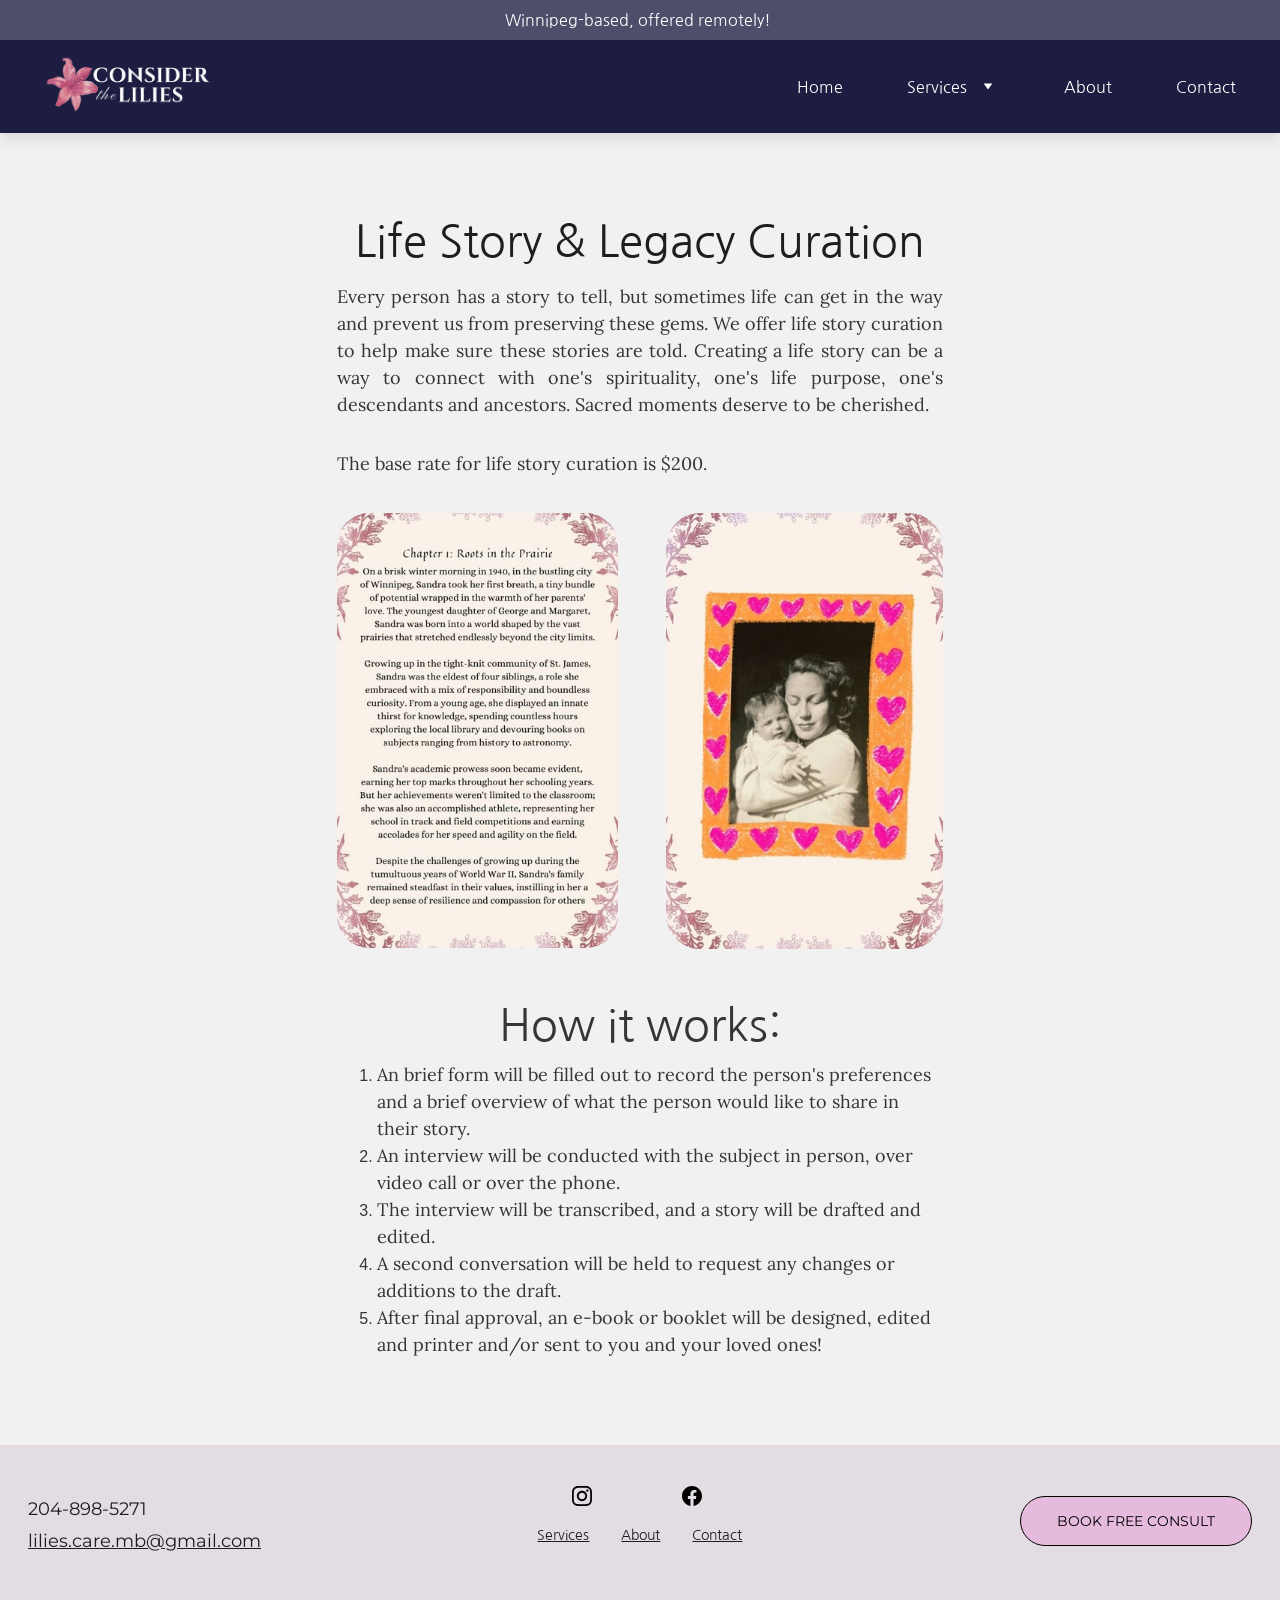
<file: life-story.html>
<!DOCTYPE html>
<!-- saved from url=(0054)https://www.consider-the-lilies.ca/life-story-curation -->
<html lang="en"><head><meta http-equiv="Content-Type" content="text/html; charset=UTF-8"><meta name="viewport" content="width=device-width, initial-scale=1.0"><script type="application/ld+json">{"@context":"https://schema.org/","name":"Life Story Curation - Create a Legacy","url":"https://www.consider-the-lilies.ca/life-story-curation","description":"Capture and preserve your life experiences with our unique life story curation service. Connect with your spirituality, purpose, and loved ones through legacy creation. Winnipeg-based.","image":"https://www.consider-the-lilies.ca/assets-home/thisone-A0xN4enNOEIJx6e4.png","inLanguage":"en","keywords":["life story curation","preserve memories","legacy creation"],"@type":"WebPage"}</script><!--[--><!--[--><!--]--><!--[--><link rel="alternate" hreflang="x-default" href="life-story.html"><!--]--><link href="./assets-life-story/font-faces.css" rel="preconnect" crossorigin="true"><link href="./assets-life-story/font-faces.css" rel="preload" as="style"><link href="./assets-life-story/font-faces.css" rel="stylesheet" referrerpolicy="no-referrer"><title>Life Story Curation - Create a Legacy | Consider the Lilies Care Services - Winnipeg, MB</title><meta name="description" content="Capture and preserve your life experiences with our unique life story curation service. Connect with your spirituality, purpose, and loved ones through legacy creation. Winnipeg-based."><link rel="icon" type="image/jpeg" sizes="16x16" href="assets/favicon.jpg"><link rel="icon" type="image/jpeg" sizes="32x32" href="assets/favicon.jpg"><link rel="icon" type="image/jpeg" sizes="192x192" href="assets/favicon.jpg"><link rel="apple-touch-icon" href="assets/favicon.jpg"><meta content="https://www.consider-the-lilies.ca/life-story-curation" property="og:url"><link rel="canonical" href="https://www.consider-the-lilies.ca/life-story-curation"><meta content="Life Story Curation - Create a Legacy | Consider the Lilies Care Services - Winnipeg, MB" property="og:title"><meta name="twitter:title" content="Life Story Curation - Create a Legacy | Consider the Lilies Care Services - Winnipeg, MB"><meta content="website" property="og:type"><meta property="og:description" content="Capture and preserve your life experiences with our unique life story curation service. Connect with your spirituality, purpose, and loved ones through legacy creation. Winnipeg-based."><meta name="twitter:description" content="Capture and preserve your life experiences with our unique life story curation service. Connect with your spirituality, purpose, and loved ones through legacy creation. Winnipeg-based."><meta property="og:site_name" content="Consider the Lilies Care Services - Winnipeg, MB"><meta name="keywords" content="life story curation, preserve memories, legacy creation"><meta content="https://www.consider-the-lilies.ca/assets-home/thisone-A0xN4enNOEIJx6e4.png" property="og:image"><meta content="https://www.consider-the-lilies.ca/assets-home/thisone-A0xN4enNOEIJx6e4.png" name="twitter:image"><meta content="" property="og:image:alt"><meta content="" name="twitter:image:alt"><meta name="twitter:card" content="summary_large_image"><!----><!--]--><script>(function(){const postDate = null;

			const currentDate = new Date().setHours(0, 0, 0, 0);
			const postPublishDate = new Date(postDate).setHours(0, 0, 0, 0);

			if (postPublishDate && currentDate < postPublishDate) {
				window.location.replace('./index.html');
			}
		})();</script><link rel="stylesheet" href="./assets-life-story/styles.css"><link rel="stylesheet" href="./assets-life-story/cookieconsent.p7tfYeZO.css"><style>:root{--color-meteorite-dark:#2f1c6a;--color-meteorite-dark-2:#1f1346;--color-meteorite:#8c85ff;--color-meteorite-light:#d5dfff;--color-primary-dark:#5025d1;--color-primary:#673de6;--color-primary-light:#ebe4ff;--color-primary-charts:#b39ef3;--color-danger-dark:#d63163;--color-danger:#fc5185;--color-danger-light:#ffe8ef;--color-danger-charts:#fea8c2;--color-warning-dark:#fea419;--color-warning-dark-2:#9f6000;--color-warning-charts:#ffd28c;--color-warning:#ffcd35;--color-warning-light:#fff8e2;--color-success-dark:#008361;--color-success:#00b090;--color-success-light:#def4f0;--color-dark:#1d1e20;--color-black:#18181a;--color-gray-dark:#36344d;--color-gray:#727586;--color-gray-border:#dadce0;--color-gray-light:#f2f3f6;--color-light:#fff;--color-azure:#357df9;--color-azure-light:#e3ebf9;--color-azure-dark:#265ab2;--color-indigo:#6366f1;--color-neutral-200:#d8dae0}.whats-app-bubble{z-index:19;cursor:pointer;border-radius:100px;display:flex;position:fixed;bottom:24px;right:20px;box-shadow:0 4px 12px #00000026}#wtpQualitySign_fixedCSS,#wtpQualitySign_popupCSS{bottom:10px!important}#wtpQualitySign_fixedCSS{z-index:17!important}#wtpQualitySign_popupCSS{z-index:18!important}
</style><script data-el-id="script-consent-default">window.dataLayer = window.dataLayer || [];
	function gtag(){dataLayer.push(arguments);}
	gtag('consent', 'default', {"analytics_storage":"denied","ad_storage":"denied","ad_user_data":"denied","ad_personalization":"denied","functionality_storage":"denied","personalization_storage":"denied","security_storage":"granted"});</script><style id="cc-custom-theme">#cc-main { --cc-btn-primary-bg: rgb(0, 0, 0); --cc-toggle-on-bg: rgb(0, 0, 0); --cc-btn-primary-hover-bg: rgb(29, 30, 32); --cc-btn-primary-color: rgb(255, 255, 255); --cc-btn-secondary-bg: white; --cc-btn-secondary-hover-bg: rgb(240, 240, 240); --cc-font-family: 'Nanum Gothic', sans-serif; } #cc-main .cm__btn, #cc-main .pm__btn { border-radius: 999px; }</style></head><body><div><style>astro-island,astro-slot,astro-static-slot{display:contents}</style><astro-island uid="d4n6p" component-export="default" props="{&quot;page-noindex&quot;:[0,false],&quot;canonical-url&quot;:[0,&quot;https://www.consider-the-lilies.ca/life-story-curation&quot;],&quot;site-meta&quot;:[0,{&quot;version&quot;:[0,201],&quot;template&quot;:[0,&quot;blankservicetemplate&quot;],&quot;metaTitle&quot;:[0,&quot;Consider the Lilies Care Services - Winnipeg, MB&quot;],&quot;ogImageAlt&quot;:[0,&quot;&quot;],&quot;buttonSetId&quot;:[0,&quot;0&quot;],&quot;faviconPath&quot;:[0,&quot;untitled-design-YanBjMZgjrHvyovy.jpg&quot;],&quot;ogImagePath&quot;:[0,&quot;8-tshgucrqrehpuec-AQE4NXbJQoFZ7ypD.png&quot;],&quot;defaultLocale&quot;:[0,&quot;system&quot;],&quot;faviconOrigin&quot;:[0,&quot;assets&quot;],&quot;ogImageOrigin&quot;:[0,&quot;assets&quot;],&quot;ecommerceStoreId&quot;:[0,&quot;store_01HGW3P2VCSK532CEDE9XVWPZ8&quot;],&quot;isCookieBarEnabled&quot;:[0,true],&quot;isPrivateModeActive&quot;:[0,false],&quot;demoEcommerceStoreId&quot;:[0,&quot;demo_01G0E9P2R0CFTNBWEEFCEV8EG5&quot;],&quot;shouldAddWWWPrefixToDomain&quot;:[0,true]}],&quot;domain&quot;:[0,&quot;www.consider-the-lilies.ca&quot;]}" client="only" opts="{&quot;name&quot;:&quot;ClientHead&quot;,&quot;value&quot;:&quot;vue&quot;}" data-v-app=""><div></div></astro-island><astro-island uid="Z2uA2tc" prefix="s1" component-export="default" props="{&quot;pageData&quot;:[0,{&quot;pages&quot;:[0,{&quot;home&quot;:[0,{&quot;type&quot;:[0,&quot;default&quot;],&quot;name&quot;:[0,&quot;Home&quot;],&quot;slug&quot;:[0,&quot;&quot;]}],&quot;z1SyUg&quot;:[0,{&quot;type&quot;:[0,&quot;default&quot;],&quot;name&quot;:[0,&quot;Custom Songs&quot;],&quot;slug&quot;:[0,&quot;custom-song-writing&quot;]}],&quot;z3RoZ7&quot;:[0,{&quot;meta&quot;:[0,{&quot;title&quot;:[0,&quot;Life Story Curation - Create a Legacy&quot;],&quot;noindex&quot;:[0,false],&quot;keywords&quot;:[1,[[0,&quot;life story curation&quot;],[0,&quot;preserve memories&quot;],[0,&quot;legacy creation&quot;]]],&quot;password&quot;:[0,&quot;&quot;],&quot;ogImageAlt&quot;:[0,&quot;&quot;],&quot;description&quot;:[0,&quot;Capture and preserve your life experiences with our unique life story curation service. Connect with your spirituality, purpose, and loved ones through legacy creation. Winnipeg-based.&quot;],&quot;focusKeyword&quot;:[0,&quot;life story curation&quot;],&quot;passwordDesign&quot;:[0,&quot;default&quot;],&quot;passwordBackText&quot;:[0,&quot;Back to&quot;],&quot;passwordButtonText&quot;:[0,&quot;Enter&quot;],&quot;passwordHeadingText&quot;:[0,&quot;Guest area&quot;],&quot;passwordSubheadingText&quot;:[0,&quot;Please enter the password to access the page&quot;],&quot;passwordPlaceholderText&quot;:[0,&quot;Type password&quot;]}],&quot;name&quot;:[0,&quot;Life Story Curation&quot;],&quot;slug&quot;:[0,&quot;life-story-curation&quot;],&quot;type&quot;:[0,&quot;default&quot;],&quot;blocks&quot;:[1,[[0,&quot;zeOaCI&quot;]]],&quot;hiddenSlots&quot;:[1,[]]}],&quot;zZDAJn&quot;:[0,{&quot;type&quot;:[0,&quot;default&quot;],&quot;name&quot;:[0,&quot;About&quot;],&quot;slug&quot;:[0,&quot;about&quot;]}],&quot;zcMMs9&quot;:[0,{&quot;type&quot;:[0,&quot;default&quot;],&quot;name&quot;:[0,&quot;Recovery &amp; Illness Support&quot;],&quot;slug&quot;:[0,&quot;recovery-and-illness-support&quot;]}],&quot;ztuFv4&quot;:[0,{&quot;type&quot;:[0,&quot;default&quot;],&quot;name&quot;:[0,&quot;Sleep Pain Support&quot;],&quot;slug&quot;:[0,&quot;sleep-neck-pain-support&quot;]}],&quot;zujV5I&quot;:[0,{&quot;type&quot;:[0,&quot;default&quot;],&quot;name&quot;:[0,&quot;Companionship&quot;],&quot;slug&quot;:[0,&quot;companionship-services&quot;]}],&quot;Dl3R79bXy&quot;:[0,{&quot;type&quot;:[0,&quot;default&quot;],&quot;name&quot;:[0,&quot;Contact&quot;],&quot;slug&quot;:[0,&quot;contact&quot;]}],&quot;page_toIPvwTGgmcU-5zpjx6YB&quot;:[0,{&quot;type&quot;:[0,&quot;default&quot;],&quot;name&quot;:[0,&quot;Services&quot;],&quot;slug&quot;:[0,&quot;support-services&quot;]}]}],&quot;blocks&quot;:[0,{&quot;header&quot;:[0,{&quot;slot&quot;:[0,&quot;header&quot;],&quot;type&quot;:[0,&quot;BlockNavigation&quot;],&quot;mobile&quot;:[0,{&quot;height&quot;:[0,54],&quot;logoHeight&quot;:[0,24]}],&quot;desktop&quot;:[0,{&quot;height&quot;:[0,93],&quot;logoHeight&quot;:[0,63]}],&quot;settings&quot;:[0,{&quot;styles&quot;:[0,{&quot;width&quot;:[0,&quot;1240px&quot;],&quot;padding&quot;:[0,&quot;15px 16px 15px 16px&quot;],&quot;logo-width&quot;:[0,&quot;172px&quot;],&quot;cartIconSize&quot;:[0,&quot;24px&quot;],&quot;link-spacing&quot;:[0,&quot;64px&quot;],&quot;m-logo-width&quot;:[0,&quot;64px&quot;],&quot;m-link-spacing&quot;:[0,&quot;24px&quot;],&quot;element-spacing&quot;:[0,&quot;24px&quot;],&quot;contrastBackgroundColor&quot;:[0,&quot;rgb(47, 48, 107)&quot;]}],&quot;cartText&quot;:[0,&quot;Shopping bag&quot;],&quot;isSticky&quot;:[0,true],&quot;showLogo&quot;:[0,true],&quot;headerLayout&quot;:[0,&quot;desktop-1&quot;],&quot;isCartVisible&quot;:[0,true],&quot;logoImagePath&quot;:[0,&quot;slkjdhgsd-mp8nX3b9PKce84oy.png&quot;],&quot;mHeaderLayout&quot;:[0,&quot;mobile-1&quot;],&quot;logoImageOrigin&quot;:[0,&quot;assets&quot;],&quot;mobileLinksAlignment&quot;:[0,&quot;right&quot;]}],&quot;zindexes&quot;:[1,[]],&quot;background&quot;:[0,{&quot;color&quot;:[0,&quot;rgb(28, 29, 64)&quot;],&quot;current&quot;:[0,&quot;color&quot;],&quot;isTransparent&quot;:[0,false]}],&quot;components&quot;:[1,[]],&quot;fontFamily&quot;:[0,&quot;Nanum Gothic&quot;],&quot;fontWeight&quot;:[0,400],&quot;logoAspectRatio&quot;:[0,2.751031636863824],&quot;navLinkTextColor&quot;:[0,&quot;rgb(255, 255, 255)&quot;],&quot;navLinkTextColorHover&quot;:[0,&quot;rgb(136, 136, 136)&quot;]}],&quot;zctw31&quot;:[0,{&quot;slot&quot;:[0,&quot;footer&quot;],&quot;type&quot;:[0,&quot;BlockLayout&quot;],&quot;mobile&quot;:[0,{&quot;minHeight&quot;:[0,277]}],&quot;desktop&quot;:[0,{&quot;minHeight&quot;:[0,164]}],&quot;settings&quot;:[0,{&quot;styles&quot;:[0,{&quot;cols&quot;:[0,&quot;12&quot;],&quot;rows&quot;:[0,7],&quot;width&quot;:[0,&quot;1224px&quot;],&quot;m-rows&quot;:[0,&quot;1&quot;],&quot;col-gap&quot;:[0,&quot;24px&quot;],&quot;row-gap&quot;:[0,&quot;16px&quot;],&quot;row-size&quot;:[0,&quot;48px&quot;],&quot;column-gap&quot;:[0,&quot;24px&quot;],&quot;block-padding&quot;:[0,&quot;16px 0 16px 0&quot;],&quot;m-block-padding&quot;:[0,&quot;40px 16px 40px 16px&quot;]}]}],&quot;zindexes&quot;:[1,[[0,&quot;zlhbIX&quot;],[0,&quot;z-3jcn&quot;],[0,&quot;z84M2k&quot;],[0,&quot;z2B2vZ&quot;]]],&quot;background&quot;:[0,{&quot;color&quot;:[0,&quot;rgb(227, 221, 227)&quot;],&quot;current&quot;:[0,&quot;color&quot;]}],&quot;components&quot;:[1,[[0,&quot;zlhbIX&quot;],[0,&quot;z-3jcn&quot;],[0,&quot;z84M2k&quot;],[0,&quot;z2B2vZ&quot;]]],&quot;initialBlockId&quot;:[0,&quot;uidC8frQP&quot;]}],&quot;zeOaCI&quot;:[0,{&quot;type&quot;:[0,&quot;BlockLayout&quot;],&quot;mobile&quot;:[0,{&quot;minHeight&quot;:[0,1350]}],&quot;desktop&quot;:[0,{&quot;minHeight&quot;:[0,1312]}],&quot;settings&quot;:[0,{&quot;styles&quot;:[0,{&quot;rows&quot;:[0,8],&quot;width&quot;:[0,&quot;1224px&quot;],&quot;row-gap&quot;:[0,&quot;16px&quot;],&quot;row-size&quot;:[0,&quot;48px&quot;],&quot;column-gap&quot;:[0,&quot;24px&quot;],&quot;block-padding&quot;:[0,&quot;16px 0px 16px 0px&quot;],&quot;m-block-padding&quot;:[0,&quot;40px 16px 40px 16px&quot;]}]}],&quot;zindexes&quot;:[1,[[0,&quot;zP-mOs&quot;],[0,&quot;z8PmpT&quot;],[0,&quot;z32R1G&quot;],[0,&quot;z-nIwL&quot;],[0,&quot;zM6N3U&quot;],[0,&quot;zH5UrS&quot;]]],&quot;background&quot;:[0,{&quot;color&quot;:[0,&quot;rgb(241, 241, 241)&quot;],&quot;current&quot;:[0,&quot;color&quot;]}],&quot;components&quot;:[1,[[0,&quot;zP-mOs&quot;],[0,&quot;z8PmpT&quot;],[0,&quot;z32R1G&quot;],[0,&quot;z-nIwL&quot;],[0,&quot;zH5UrS&quot;],[0,&quot;zM6N3U&quot;]]],&quot;initialBlockId&quot;:[0,&quot;zVVSq5&quot;]}],&quot;stickyBar&quot;:[0,{&quot;type&quot;:[0,&quot;BlockStickyBar&quot;],&quot;items&quot;:[1,[[0,{&quot;type&quot;:[0,&quot;text&quot;],&quot;content&quot;:[0,&quot;&lt;p dir=\&quot;auto\&quot; style=\&quot;color: rgb(255, 255, 255); --lineHeightDesktop: 1.3; --fontSizeDesktop: 16px\&quot; class=\&quot;body-small\&quot;&gt;&lt;span style=\&quot;font-family: Nanum\\ Gothic; font-weight: 400\&quot;&gt;Winnipeg-based, offered remotely! &lt;/span&gt;&lt;/p&gt;&quot;]}]]],&quot;mobile&quot;:[0,{&quot;minHeight&quot;:[0,40]}],&quot;desktop&quot;:[0,{&quot;minHeight&quot;:[0,40]}],&quot;settings&quot;:[0,{&quot;styles&quot;:[0,{&quot;block-padding&quot;:[0,&quot;0&quot;],&quot;m-block-padding&quot;:[0,&quot;0 16px&quot;]}]}],&quot;zindexes&quot;:[1,[]],&quot;animation&quot;:[0,{&quot;name&quot;:[0,&quot;slide&quot;],&quot;type&quot;:[0,&quot;global&quot;]}],&quot;background&quot;:[0,{&quot;color&quot;:[0,&quot;rgba(28, 29, 64, 0.78)&quot;],&quot;current&quot;:[0,&quot;color&quot;]}],&quot;components&quot;:[1,[]]}]}],&quot;elements&quot;:[0,{&quot;z-3jcn&quot;:[0,{&quot;type&quot;:[0,&quot;GridTextBox&quot;],&quot;mobile&quot;:[0,{&quot;top&quot;:[0,82],&quot;left&quot;:[0,0],&quot;width&quot;:[0,328],&quot;height&quot;:[0,57]}],&quot;content&quot;:[0,&quot;&lt;p dir=\&quot;auto\&quot; style=\&quot;--lineHeightDesktop: 1.3; --fontSizeDesktop: 18px; margin-bottom: 8px;\&quot; class=\&quot;body\&quot;&gt;&lt;span style=\&quot;font-family: Montserrat; font-weight: 400;\&quot;&gt;204-898-5271&lt;/span&gt;&lt;/p&gt;&lt;p dir=\&quot;auto\&quot; style=\&quot;--lineHeightDesktop: 1.3; --fontSizeDesktop: 18px;\&quot; class=\&quot;body\&quot;&gt;&lt;span style=\&quot;font-family: Montserrat; font-weight: 400;\&quot;&gt;&lt;u&gt;&lt;a target=\&quot;_blank\&quot; rel=\&quot;nofollow\&quot; href=\&quot;mailto:lilies.care.mb@gmail.com\&quot; style=\&quot;text-decoration: none;\&quot;&gt;lilies.care.mb@gmail.com&lt;/a&gt;&lt;/u&gt;&lt;/span&gt;&lt;/p&gt;&quot;],&quot;desktop&quot;:[0,{&quot;top&quot;:[0,52],&quot;left&quot;:[0,0],&quot;width&quot;:[0,400],&quot;height&quot;:[0,56]}],&quot;settings&quot;:[0,{&quot;styles&quot;:[0,{&quot;text&quot;:[0,&quot;left&quot;],&quot;align&quot;:[0,&quot;flex-start&quot;],&quot;m-text&quot;:[0,&quot;center&quot;],&quot;justify&quot;:[0,&quot;flex-start&quot;],&quot;m-element-margin&quot;:[0,&quot;0 0 16px 0&quot;]}]}],&quot;animation&quot;:[0,{&quot;name&quot;:[0,&quot;slide&quot;],&quot;type&quot;:[0,&quot;global&quot;]}],&quot;initialElementId&quot;:[0,&quot;zdtEt_&quot;]}],&quot;z-nIwL&quot;:[0,{&quot;type&quot;:[0,&quot;GridTextBox&quot;],&quot;mobile&quot;:[0,{&quot;top&quot;:[0,1108],&quot;left&quot;:[0,0],&quot;width&quot;:[0,328],&quot;height&quot;:[0,42]}],&quot;content&quot;:[0,&quot;&lt;h3 dir=\&quot;auto\&quot; style=\&quot;color: rgb(53, 53, 53); --lineHeightMobile: 1.3; --lineHeightDesktop: 1.3; --fontSizeMobile: 32px; --fontSizeDesktop: 44px\&quot;&gt;How it works:&lt;/h3&gt;&quot;],&quot;desktop&quot;:[0,{&quot;top&quot;:[0,863],&quot;left&quot;:[0,412],&quot;width&quot;:[0,400],&quot;height&quot;:[0,57]}],&quot;settings&quot;:[0,{&quot;styles&quot;:[0,{&quot;text&quot;:[0,&quot;center&quot;],&quot;align&quot;:[0,&quot;flex-start&quot;],&quot;justify&quot;:[0,&quot;flex-start&quot;],&quot;m-element-margin&quot;:[0,&quot;0 0 16px 0&quot;]}]}]}],&quot;z2B2vZ&quot;:[0,{&quot;type&quot;:[0,&quot;GridSocialIcons&quot;],&quot;links&quot;:[1,[[0,{&quot;svg&quot;:[0,&quot;&lt;svg width=\&quot;24\&quot; height=\&quot;24\&quot; viewBox=\&quot;0 0 24 24\&quot; fill=\&quot;none\&quot; xmlns=\&quot;http://www.w3.org/2000/svg\&quot;&gt;\n&lt;path d=\&quot;M12.0027 5.84808C8.59743 5.84808 5.85075 8.59477 5.85075 12C5.85075 15.4053 8.59743 18.1519 12.0027 18.1519C15.4079 18.1519 18.1546 15.4053 18.1546 12C18.1546 8.59477 15.4079 5.84808 12.0027 5.84808ZM12.0027 15.9996C9.80212 15.9996 8.00312 14.2059 8.00312 12C8.00312 9.7941 9.79677 8.00046 12.0027 8.00046C14.2086 8.00046 16.0022 9.7941 16.0022 12C16.0022 14.2059 14.2032 15.9996 12.0027 15.9996ZM19.8412 5.59644C19.8412 6.39421 19.1987 7.03135 18.4062 7.03135C17.6085 7.03135 16.9713 6.38885 16.9713 5.59644C16.9713 4.80402 17.6138 4.16153 18.4062 4.16153C19.1987 4.16153 19.8412 4.80402 19.8412 5.59644ZM23.9157 7.05277C23.8247 5.13063 23.3856 3.42801 21.9775 2.02522C20.5747 0.622429 18.8721 0.183388 16.9499 0.0870135C14.9689 -0.0254238 9.03112 -0.0254238 7.05008 0.0870135C5.1333 0.178034 3.43068 0.617075 2.02253 2.01986C0.614389 3.42265 0.180703 5.12527 0.0843279 7.04742C-0.0281093 9.02845 -0.0281093 14.9662 0.0843279 16.9472C0.175349 18.8694 0.614389 20.572 2.02253 21.9748C3.43068 23.3776 5.12794 23.8166 7.05008 23.913C9.03112 24.0254 14.9689 24.0254 16.9499 23.913C18.8721 23.822 20.5747 23.3829 21.9775 21.9748C23.3803 20.572 23.8193 18.8694 23.9157 16.9472C24.0281 14.9662 24.0281 9.03381 23.9157 7.05277ZM21.3564 19.0728C20.9388 20.1223 20.1303 20.9307 19.0755 21.3537C17.496 21.9802 13.7481 21.8356 12.0027 21.8356C10.2572 21.8356 6.50396 21.9748 4.92984 21.3537C3.88042 20.9361 3.07195 20.1276 2.64897 19.0728C2.02253 17.4934 2.16709 13.7455 2.16709 12C2.16709 10.2546 2.02789 6.50129 2.64897 4.92717C3.06659 3.87776 3.87507 3.06928 4.92984 2.6463C6.50931 2.01986 10.2572 2.16443 12.0027 2.16443C13.7481 2.16443 17.5014 2.02522 19.0755 2.6463C20.1249 3.06392 20.9334 3.8724 21.3564 4.92717C21.9828 6.50665 21.8383 10.2546 21.8383 12C21.8383 13.7455 21.9828 17.4987 21.3564 19.0728Z\&quot; fill=\&quot;currentColor\&quot;&gt;&lt;/path&gt;\n&lt;/svg&gt;\n&quot;],&quot;icon&quot;:[0,&quot;instagram&quot;],&quot;link&quot;:[0,&quot;https://www.instagram.com/lilies.care&quot;]}],[0,{&quot;svg&quot;:[0,&quot;&lt;svg width=\&quot;24\&quot; height=\&quot;24\&quot; viewBox=\&quot;0 0 24 24\&quot; fill=\&quot;none\&quot; xmlns=\&quot;http://www.w3.org/2000/svg\&quot;&gt;\n&lt;path d=\&quot;M24 12.0726C24 5.44354 18.629 0.0725708 12 0.0725708C5.37097 0.0725708 0 5.44354 0 12.0726C0 18.0619 4.38823 23.0264 10.125 23.9274V15.5414H7.07661V12.0726H10.125V9.4287C10.125 6.42144 11.9153 4.76031 14.6574 4.76031C15.9706 4.76031 17.3439 4.99451 17.3439 4.99451V7.94612H15.8303C14.34 7.94612 13.875 8.87128 13.875 9.82015V12.0726H17.2031L16.6708 15.5414H13.875V23.9274C19.6118 23.0264 24 18.0619 24 12.0726Z\&quot; fill=\&quot;currentColor\&quot;&gt;&lt;/path&gt;\n&lt;/svg&gt;\n&quot;],&quot;icon&quot;:[0,&quot;facebook&quot;],&quot;link&quot;:[0,&quot;https://www.facebook.com/profile.php?id=61561149473882&quot;]}]]],&quot;mobile&quot;:[0,{&quot;top&quot;:[0,44],&quot;left&quot;:[0,115],&quot;width&quot;:[0,99],&quot;height&quot;:[0,20]}],&quot;desktop&quot;:[0,{&quot;top&quot;:[0,41],&quot;left&quot;:[0,509],&quot;width&quot;:[0,200],&quot;height&quot;:[0,20]}],&quot;settings&quot;:[0,{&quot;styles&quot;:[0,{&quot;align&quot;:[0,&quot;&quot;],&quot;justify&quot;:[0,&quot;center&quot;],&quot;icon-size&quot;:[0,&quot;20px&quot;],&quot;icon-color&quot;:[0,&quot;rgb(0, 0, 0)&quot;],&quot;icon-spacing&quot;:[0,&quot;space-around&quot;],&quot;icon-direction&quot;:[0,&quot;row&quot;],&quot;icon-color-hover&quot;:[0,&quot;rgb(58, 58, 58)&quot;],&quot;m-element-margin&quot;:[0,&quot;0 0 16px 0&quot;],&quot;space-between-icons&quot;:[0,&quot;20px&quot;]}],&quot;useBrandColors&quot;:[0,false]}],&quot;animation&quot;:[0,{&quot;name&quot;:[0,&quot;slide&quot;],&quot;type&quot;:[0,&quot;global&quot;]}]}],&quot;z32R1G&quot;:[0,{&quot;type&quot;:[0,&quot;GridTextBox&quot;],&quot;mobile&quot;:[0,{&quot;top&quot;:[0,1166],&quot;left&quot;:[0,14],&quot;width&quot;:[0,301],&quot;height&quot;:[0,432]}],&quot;content&quot;:[0,&quot;&lt;ol dir=\&quot;auto\&quot;&gt;&lt;li style=\&quot;color: rgb(53, 53, 53)\&quot;&gt;&lt;p dir=\&quot;auto\&quot; style=\&quot;color: rgb(53, 53, 53)\&quot; class=\&quot;body\&quot;&gt;An brief form will be filled out to record the person&#39;s preferences and a brief overview of what the person would like to share in their story.&lt;/p&gt;&lt;/li&gt;&lt;li style=\&quot;color: rgb(53, 53, 53)\&quot;&gt;&lt;p dir=\&quot;auto\&quot; style=\&quot;color: rgb(53, 53, 53)\&quot; class=\&quot;body\&quot;&gt;An interview will be conducted with the subject in person, over video call or over the phone.&lt;/p&gt;&lt;/li&gt;&lt;li style=\&quot;color: rgb(53, 53, 53)\&quot;&gt;&lt;p dir=\&quot;auto\&quot; style=\&quot;color: rgb(53, 53, 53)\&quot; class=\&quot;body\&quot;&gt;The interview will be transcribed, and a story will be drafted and edited.&lt;/p&gt;&lt;/li&gt;&lt;li style=\&quot;color: rgb(53, 53, 53)\&quot;&gt;&lt;p dir=\&quot;auto\&quot; style=\&quot;color: rgb(53, 53, 53)\&quot; class=\&quot;body\&quot;&gt;A second conversation will be held to request any changes or additions to the draft.&lt;/p&gt;&lt;/li&gt;&lt;li style=\&quot;color: rgb(53, 53, 53)\&quot;&gt;&lt;p dir=\&quot;auto\&quot; style=\&quot;color: rgb(53, 53, 53)\&quot; class=\&quot;body\&quot;&gt;After final approval, an e-book or booklet will be designed, edited and printer and/or sent to you and your loved ones!&lt;/p&gt;&lt;/li&gt;&lt;/ol&gt;&quot;],&quot;desktop&quot;:[0,{&quot;top&quot;:[0,927],&quot;left&quot;:[0,309],&quot;width&quot;:[0,606],&quot;height&quot;:[0,297]}],&quot;settings&quot;:[0,{&quot;styles&quot;:[0,{&quot;text&quot;:[0,&quot;left&quot;],&quot;align&quot;:[0,&quot;flex-start&quot;],&quot;justify&quot;:[0,&quot;flex-start&quot;],&quot;m-element-margin&quot;:[0,&quot;0 0 16px 0&quot;]}]}]}],&quot;z84M2k&quot;:[0,{&quot;rel&quot;:[0,&quot;nofollow&quot;],&quot;href&quot;:[0,&quot;http://consider-the-lilies-care-services.square.site/&quot;],&quot;type&quot;:[0,&quot;GridButton&quot;],&quot;mobile&quot;:[0,{&quot;top&quot;:[0,154],&quot;left&quot;:[0,64],&quot;width&quot;:[0,200],&quot;height&quot;:[0,55]}],&quot;target&quot;:[0,&quot;_blank&quot;],&quot;content&quot;:[0,&quot;book free consult&quot;],&quot;desktop&quot;:[0,{&quot;top&quot;:[0,51],&quot;left&quot;:[0,992],&quot;width&quot;:[0,232],&quot;height&quot;:[0,50]}],&quot;linkType&quot;:[0,&quot;external&quot;],&quot;settings&quot;:[0,{&quot;type&quot;:[0,&quot;primary&quot;],&quot;styles&quot;:[0,{&quot;align&quot;:[0,&quot;center&quot;],&quot;justify&quot;:[0,&quot;center&quot;],&quot;m-element-margin&quot;:[0,&quot;0 0 16px 0&quot;]}]}],&quot;animation&quot;:[0,{&quot;name&quot;:[0,&quot;slide&quot;],&quot;type&quot;:[0,&quot;global&quot;]}],&quot;fontColor&quot;:[0,&quot;rgb(0, 0, 0)&quot;],&quot;fontFamily&quot;:[0,&quot;Montserrat&quot;],&quot;fontWeight&quot;:[0,400],&quot;borderColor&quot;:[0,&quot;rgb(0, 0, 0)&quot;],&quot;borderWidth&quot;:[0,1],&quot;borderRadius&quot;:[0,25],&quot;fontColorHover&quot;:[0,&quot;rgb(255, 255, 255)&quot;],&quot;backgroundColor&quot;:[0,&quot;rgba(230, 177, 219, 0.78)&quot;],&quot;borderColorHover&quot;:[0,&quot;rgb(0, 0, 0)&quot;],&quot;initialElementId&quot;:[0,&quot;zkAEkx&quot;],&quot;backgroundColorHover&quot;:[0,&quot;rgb(29, 30, 32)&quot;]}],&quot;z8PmpT&quot;:[0,{&quot;type&quot;:[0,&quot;GridTextBox&quot;],&quot;mobile&quot;:[0,{&quot;top&quot;:[0,202],&quot;left&quot;:[0,17],&quot;width&quot;:[0,294],&quot;height&quot;:[0,320]}],&quot;content&quot;:[0,&quot;&lt;p dir=\&quot;auto\&quot; style=\&quot;color: rgb(53, 53, 53)\&quot; class=\&quot;body\&quot;&gt;Every person has a story to tell, but sometimes life can get in the way and prevent us from preserving these gems. We offer life story curation to help make sure these stories are told. Creating a life story can be a way to connect with one&#39;s spirituality, one&#39;s life purpose, one&#39;s descendants and ancestors. Sacred moments deserve to be cherished.&lt;/p&gt;&lt;p dir=\&quot;auto\&quot; style=\&quot;color: rgb(53, 53, 53)\&quot; class=\&quot;body\&quot;&gt;The base rate for life story curation is $200.&lt;/p&gt;&quot;],&quot;desktop&quot;:[0,{&quot;top&quot;:[0,150],&quot;left&quot;:[0,309],&quot;width&quot;:[0,606],&quot;height&quot;:[0,194]}],&quot;settings&quot;:[0,{&quot;styles&quot;:[0,{&quot;text&quot;:[0,&quot;justify&quot;],&quot;align&quot;:[0,&quot;flex-start&quot;],&quot;m-text&quot;:[0,&quot;center&quot;],&quot;justify&quot;:[0,&quot;flex-start&quot;],&quot;m-element-margin&quot;:[0,&quot;0 0 16px 0&quot;]}]}]}],&quot;zH5UrS&quot;:[0,{&quot;rel&quot;:[0,&quot;nofollow&quot;],&quot;type&quot;:[0,&quot;GridImage&quot;],&quot;mobile&quot;:[0,{&quot;top&quot;:[0,744],&quot;left&quot;:[0,103],&quot;width&quot;:[0,195],&quot;height&quot;:[0,316]}],&quot;desktop&quot;:[0,{&quot;top&quot;:[0,380],&quot;left&quot;:[0,309],&quot;width&quot;:[0,281],&quot;height&quot;:[0,434],&quot;borderRadius&quot;:[0,&quot;32px&quot;]}],&quot;settings&quot;:[0,{&quot;alt&quot;:[0,&quot;the beginning chapter to Sandra&#39;s life story&quot;],&quot;path&quot;:[0,&quot;life-story-of-sandra-m7VpyMOJGjHJJ65Q.jpg&quot;],&quot;origin&quot;:[0,&quot;assets&quot;],&quot;styles&quot;:[0,{&quot;align&quot;:[0,&quot;center&quot;],&quot;justify&quot;:[0,&quot;center&quot;],&quot;m-element-margin&quot;:[0,&quot;0 0 16px 0&quot;]}],&quot;clickAction&quot;:[0,&quot;none&quot;]}],&quot;fullResolutionWidth&quot;:[0,512],&quot;fullResolutionHeight&quot;:[0,800]}],&quot;zM6N3U&quot;:[0,{&quot;rel&quot;:[0,&quot;nofollow&quot;],&quot;type&quot;:[0,&quot;GridImage&quot;],&quot;mobile&quot;:[0,{&quot;top&quot;:[0,572],&quot;left&quot;:[0,30],&quot;width&quot;:[0,158],&quot;height&quot;:[0,253]}],&quot;desktop&quot;:[0,{&quot;top&quot;:[0,380],&quot;left&quot;:[0,638],&quot;width&quot;:[0,277],&quot;height&quot;:[0,435],&quot;borderRadius&quot;:[0,&quot;34px&quot;]}],&quot;settings&quot;:[0,{&quot;alt&quot;:[0,&quot;a woman holding a baby in a frame&quot;],&quot;path&quot;:[0,&quot;life-story-of-sandra-1-AQEJ04bGggfZ8apJ.jpg&quot;],&quot;origin&quot;:[0,&quot;assets&quot;],&quot;styles&quot;:[0,{&quot;align&quot;:[0,&quot;center&quot;],&quot;justify&quot;:[0,&quot;center&quot;],&quot;m-element-margin&quot;:[0,&quot;0 0 16px 0&quot;]}],&quot;clickAction&quot;:[0,&quot;none&quot;]}],&quot;fullResolutionWidth&quot;:[0,512],&quot;fullResolutionHeight&quot;:[0,800]}],&quot;zP-mOs&quot;:[0,{&quot;type&quot;:[0,&quot;GridTextBox&quot;],&quot;mobile&quot;:[0,{&quot;top&quot;:[0,80],&quot;left&quot;:[0,0],&quot;width&quot;:[0,328],&quot;height&quot;:[0,104]}],&quot;content&quot;:[0,&quot;&lt;h1 dir=\&quot;auto\&quot; style=\&quot;--lineHeightDesktop: 1.3; --fontSizeDesktop: 44px\&quot;&gt;&lt;span style=\&quot;font-family: Nanum Gothic; font-weight: 400\&quot;&gt;Life Story &amp;amp; Legacy Curation&lt;/span&gt;&lt;/h1&gt;&quot;],&quot;desktop&quot;:[0,{&quot;top&quot;:[0,80],&quot;left&quot;:[0,309],&quot;width&quot;:[0,606],&quot;height&quot;:[0,57]}],&quot;settings&quot;:[0,{&quot;styles&quot;:[0,{&quot;text&quot;:[0,&quot;center&quot;],&quot;align&quot;:[0,&quot;flex-start&quot;],&quot;justify&quot;:[0,&quot;flex-start&quot;],&quot;m-element-margin&quot;:[0,&quot;0 0 16px 0&quot;]}]}],&quot;animation&quot;:[0,{&quot;name&quot;:[0,&quot;scale&quot;],&quot;type&quot;:[0,&quot;element&quot;]}],&quot;initialElementId&quot;:[0,&quot;zsD_MZ&quot;]}],&quot;zlhbIX&quot;:[0,{&quot;type&quot;:[0,&quot;GridTextBox&quot;],&quot;mobile&quot;:[0,{&quot;top&quot;:[0,239],&quot;left&quot;:[0,0],&quot;width&quot;:[0,328],&quot;height&quot;:[0,21]}],&quot;content&quot;:[0,&quot;&lt;p dir=\&quot;auto\&quot; class=\&quot;body-small\&quot;&gt;&lt;span style=\&quot;font-family: &amp;quot;Nanum Gothic&amp;quot;; font-weight: 400;\&quot;&gt;&lt;u&gt;&lt;a target=\&quot;_self\&quot; rel=\&quot;\&quot; href=\&quot;services.html\&quot; style=\&quot;text-decoration: none;\&quot; data-page-id=\&quot;page_toIPvwTGgmcU-5zpjx6YB\&quot;&gt;Services&lt;/a&gt;&lt;/u&gt;        &lt;u&gt;&lt;a target=\&quot;_self\&quot; rel=\&quot;\&quot; href=\&quot;about.html\&quot; style=\&quot;text-decoration: none;\&quot; data-page-id=\&quot;zZDAJn\&quot;&gt;About&lt;/a&gt;&lt;/u&gt;        &lt;u&gt;&lt;a target=\&quot;_self\&quot; rel=\&quot;\&quot; href=\&quot;contact.html\&quot; style=\&quot;text-decoration: none;\&quot; data-page-id=\&quot;Dl3R79bXy\&quot;&gt;Contact&lt;/a&gt;&lt;/u&gt;&lt;/span&gt;&lt;/p&gt;&quot;],&quot;desktop&quot;:[0,{&quot;top&quot;:[0,80],&quot;left&quot;:[0,412],&quot;width&quot;:[0,400],&quot;height&quot;:[0,21]}],&quot;settings&quot;:[0,{&quot;styles&quot;:[0,{&quot;text&quot;:[0,&quot;center&quot;],&quot;align&quot;:[0,&quot;flex-start&quot;],&quot;justify&quot;:[0,&quot;flex-start&quot;],&quot;m-element-margin&quot;:[0,&quot;0 0 16px 0&quot;]}]}],&quot;animation&quot;:[0,{&quot;name&quot;:[0,&quot;slide&quot;],&quot;type&quot;:[0,&quot;global&quot;]}]}]}],&quot;nav&quot;:[1,[[0,{&quot;isHidden&quot;:[0,false],&quot;linkType&quot;:[0,&quot;Page&quot;],&quot;subItems&quot;:[1,[]],&quot;navItemId&quot;:[0,&quot;home&quot;],&quot;linkedPageId&quot;:[0,&quot;home&quot;]}],[0,{&quot;isHidden&quot;:[0,false],&quot;linkType&quot;:[0,&quot;Page&quot;],&quot;subItems&quot;:[1,[[0,{&quot;isHidden&quot;:[0,false],&quot;linkType&quot;:[0,&quot;Page&quot;],&quot;subItems&quot;:[1,[]],&quot;navItemId&quot;:[0,&quot;zRCZxj&quot;],&quot;linkedPageId&quot;:[0,&quot;zujV5I&quot;]}],[0,{&quot;isHidden&quot;:[0,false],&quot;linkType&quot;:[0,&quot;Page&quot;],&quot;subItems&quot;:[1,[]],&quot;navItemId&quot;:[0,&quot;zcGoJC&quot;],&quot;linkedPageId&quot;:[0,&quot;z3RoZ7&quot;]}],[0,{&quot;isHidden&quot;:[0,false],&quot;linkType&quot;:[0,&quot;Page&quot;],&quot;subItems&quot;:[1,[]],&quot;navItemId&quot;:[0,&quot;zITY5V&quot;],&quot;linkedPageId&quot;:[0,&quot;zcMMs9&quot;]}],[0,{&quot;isHidden&quot;:[0,false],&quot;linkType&quot;:[0,&quot;Page&quot;],&quot;subItems&quot;:[1,[]],&quot;navItemId&quot;:[0,&quot;zAjJnD&quot;],&quot;linkedPageId&quot;:[0,&quot;z1SyUg&quot;]}],[0,{&quot;isHidden&quot;:[0,false],&quot;linkType&quot;:[0,&quot;Page&quot;],&quot;subItems&quot;:[1,[]],&quot;navItemId&quot;:[0,&quot;zqa7IB&quot;],&quot;linkedPageId&quot;:[0,&quot;ztuFv4&quot;]}]]],&quot;navItemId&quot;:[0,&quot;-ZityMQMN8a_iu8qYbt3v&quot;],&quot;linkedPageId&quot;:[0,&quot;page_toIPvwTGgmcU-5zpjx6YB&quot;]}],[0,{&quot;isHidden&quot;:[0,false],&quot;linkType&quot;:[0,&quot;Page&quot;],&quot;subItems&quot;:[1,[]],&quot;navItemId&quot;:[0,&quot;zFDUev&quot;],&quot;linkedPageId&quot;:[0,&quot;zZDAJn&quot;]}],[0,{&quot;isHidden&quot;:[0,false],&quot;linkType&quot;:[0,&quot;Page&quot;],&quot;subItems&quot;:[1,[]],&quot;navItemId&quot;:[0,&quot;Dl3R79bXy&quot;],&quot;linkedPageId&quot;:[0,&quot;Dl3R79bXy&quot;]}]]],&quot;currentLocale&quot;:[0,&quot;system&quot;],&quot;homePageId&quot;:[0,&quot;home&quot;],&quot;cookieBannerAcceptText&quot;:[0,&quot;Accept&quot;],&quot;cookieBannerDisclaimer&quot;:[0,&quot;This website uses cookies to provide necessary site functionality and to improve your experience. By using this website, you agree to our use of cookies.&quot;],&quot;cookieBannerDeclineText&quot;:[0,&quot;Decline&quot;],&quot;cookieConsentTranslations&quot;:[0,{&quot;categoryNecessaryName&quot;:[0,&quot;Strictly Necessary Cookies&quot;],&quot;categoryNecessaryDescription&quot;:[0,&quot;These cookies are essential for the website to function properly.&quot;],&quot;categoryPlatformAnalyticsName&quot;:[0,&quot;Platform Analytics&quot;],&quot;categoryPlatformAnalyticsDescription&quot;:[0,&quot;Hostinger uses cookies and similar technologies to analyze how you use this website. This helps improve user experience and Hostinger products. For this purpose, Amplitude service is used to collect usage data that does not directly identify you. Analytics are used only with your consent.&quot;]}],&quot;cookieConsentLocale&quot;:[0,&quot;system&quot;],&quot;blogReadingTimeText&quot;:[0],&quot;metaTitle&quot;:[0],&quot;meta&quot;:[0,{&quot;version&quot;:[0,201],&quot;template&quot;:[0,&quot;blankservicetemplate&quot;],&quot;metaTitle&quot;:[0,&quot;Consider the Lilies Care Services - Winnipeg, MB&quot;],&quot;ogImageAlt&quot;:[0,&quot;&quot;],&quot;buttonSetId&quot;:[0,&quot;0&quot;],&quot;faviconPath&quot;:[0,&quot;untitled-design-YanBjMZgjrHvyovy.jpg&quot;],&quot;ogImagePath&quot;:[0,&quot;8-tshgucrqrehpuec-AQE4NXbJQoFZ7ypD.png&quot;],&quot;defaultLocale&quot;:[0,&quot;system&quot;],&quot;faviconOrigin&quot;:[0,&quot;assets&quot;],&quot;ogImageOrigin&quot;:[0,&quot;assets&quot;],&quot;ecommerceStoreId&quot;:[0,&quot;store_01HGW3P2VCSK532CEDE9XVWPZ8&quot;],&quot;isCookieBarEnabled&quot;:[0,true],&quot;isPrivateModeActive&quot;:[0,false],&quot;demoEcommerceStoreId&quot;:[0,&quot;demo_01G0E9P2R0CFTNBWEEFCEV8EG5&quot;],&quot;shouldAddWWWPrefixToDomain&quot;:[0,true]}],&quot;forms&quot;:[0,{&quot;Contact form&quot;:[0,{&quot;token&quot;:[0,&quot;mP473RW9J8hJ37vRj79BmnBL8bRmDZQe&quot;]}],&quot;Subscribe form&quot;:[0,{&quot;token&quot;:[0,&quot;mnlz8kVoWgH1jzPlOvMnYD6NqonAJawe&quot;]}]}],&quot;styles&quot;:[0,{&quot;h1&quot;:[0,{&quot;font-size&quot;:[0,&quot;64px&quot;],&quot;font-style&quot;:[0,&quot;normal&quot;],&quot;font-family&quot;:[0,&quot;var(--font-primary)&quot;],&quot;font-weight&quot;:[0,400],&quot;line-height&quot;:[0,&quot;1.3em&quot;],&quot;m-font-size&quot;:[0,&quot;40px&quot;],&quot;letter-spacing&quot;:[0,0],&quot;text-transform&quot;:[0,&quot;none&quot;],&quot;text-decoration&quot;:[0,&quot;none&quot;]}],&quot;h2&quot;:[0,{&quot;font-size&quot;:[0,&quot;56px&quot;],&quot;font-style&quot;:[0,&quot;normal&quot;],&quot;font-family&quot;:[0,&quot;var(--font-primary)&quot;],&quot;font-weight&quot;:[0,400],&quot;line-height&quot;:[0,&quot;1.3em&quot;],&quot;m-font-size&quot;:[0,&quot;36px&quot;],&quot;letter-spacing&quot;:[0,0],&quot;text-transform&quot;:[0,&quot;none&quot;],&quot;text-decoration&quot;:[0,&quot;none&quot;]}],&quot;h3&quot;:[0,{&quot;font-size&quot;:[0,&quot;48px&quot;],&quot;font-style&quot;:[0,&quot;normal&quot;],&quot;font-family&quot;:[0,&quot;var(--font-primary)&quot;],&quot;font-weight&quot;:[0,400],&quot;line-height&quot;:[0,&quot;1.3em&quot;],&quot;m-font-size&quot;:[0,&quot;32px&quot;],&quot;letter-spacing&quot;:[0,0],&quot;text-transform&quot;:[0,&quot;none&quot;],&quot;text-decoration&quot;:[0,&quot;none&quot;]}],&quot;h4&quot;:[0,{&quot;font-size&quot;:[0,&quot;40px&quot;],&quot;font-style&quot;:[0,&quot;normal&quot;],&quot;font-family&quot;:[0,&quot;var(--font-primary)&quot;],&quot;font-weight&quot;:[0,400],&quot;line-height&quot;:[0,&quot;1.3em&quot;],&quot;m-font-size&quot;:[0,&quot;24px&quot;],&quot;letter-spacing&quot;:[0,0],&quot;text-transform&quot;:[0,&quot;none&quot;],&quot;text-decoration&quot;:[0,&quot;none&quot;]}],&quot;h5&quot;:[0,{&quot;font-size&quot;:[0,&quot;32px&quot;],&quot;font-style&quot;:[0,&quot;normal&quot;],&quot;font-family&quot;:[0,&quot;var(--font-primary)&quot;],&quot;font-weight&quot;:[0,400],&quot;line-height&quot;:[0,&quot;1.3em&quot;],&quot;m-font-size&quot;:[0,&quot;24px&quot;],&quot;letter-spacing&quot;:[0,0],&quot;text-transform&quot;:[0,&quot;none&quot;],&quot;text-decoration&quot;:[0,&quot;none&quot;]}],&quot;h6&quot;:[0,{&quot;font-size&quot;:[0,&quot;24px&quot;],&quot;font-style&quot;:[0,&quot;normal&quot;],&quot;font-family&quot;:[0,&quot;var(--font-primary)&quot;],&quot;font-weight&quot;:[0,400],&quot;line-height&quot;:[0,&quot;1.3em&quot;],&quot;m-font-size&quot;:[0,&quot;20px&quot;],&quot;letter-spacing&quot;:[0,0],&quot;text-transform&quot;:[0,&quot;none&quot;],&quot;text-decoration&quot;:[0,&quot;none&quot;]}],&quot;body&quot;:[0,{&quot;font-size&quot;:[0,&quot;18px&quot;],&quot;font-style&quot;:[0,&quot;normal&quot;],&quot;font-family&quot;:[0,&quot;var(--font-secondary)&quot;],&quot;font-weight&quot;:[0,400],&quot;line-height&quot;:[0,&quot;1.5em&quot;],&quot;m-font-size&quot;:[0,&quot;16px&quot;],&quot;letter-spacing&quot;:[0,0],&quot;text-transform&quot;:[0,&quot;none&quot;],&quot;text-decoration&quot;:[0,&quot;none&quot;]}],&quot;font&quot;:[0,{&quot;primary&quot;:[0,&quot;&#39;Nanum Gothic&#39;, sans-serif&quot;],&quot;secondary&quot;:[0,&quot;&#39;Lora&#39;, serif&quot;]}],&quot;nav-link&quot;:[0,{&quot;color&quot;:[0,&quot;rgb(255, 255, 255)&quot;],&quot;font-size&quot;:[0,&quot;16px&quot;],&quot;font-style&quot;:[0,&quot;normal&quot;],&quot;color-hover&quot;:[0,&quot;rgb(136, 136, 136)&quot;],&quot;font-family&quot;:[0,&quot;var(--font-secondary)&quot;],&quot;font-weight&quot;:[0,400],&quot;line-height&quot;:[0,&quot;1.5em&quot;],&quot;m-font-size&quot;:[0,&quot;16px&quot;],&quot;letter-spacing&quot;:[0,0],&quot;text-transform&quot;:[0,&quot;none&quot;],&quot;text-decoration&quot;:[0,&quot;none&quot;]}],&quot;body-large&quot;:[0,{&quot;font-size&quot;:[0,&quot;18px&quot;],&quot;font-style&quot;:[0,&quot;normal&quot;],&quot;font-family&quot;:[0,&quot;var(--font-secondary)&quot;],&quot;font-weight&quot;:[0,400],&quot;line-height&quot;:[0,&quot;1.5em&quot;],&quot;m-font-size&quot;:[0,&quot;18px&quot;],&quot;letter-spacing&quot;:[0,0],&quot;text-transform&quot;:[0,&quot;none&quot;],&quot;text-decoration&quot;:[0,&quot;none&quot;]}],&quot;body-small&quot;:[0,{&quot;font-size&quot;:[0,&quot;14px&quot;],&quot;font-style&quot;:[0,&quot;normal&quot;],&quot;font-family&quot;:[0,&quot;var(--font-secondary)&quot;],&quot;font-weight&quot;:[0,400],&quot;line-height&quot;:[0,&quot;1.5em&quot;],&quot;m-font-size&quot;:[0,&quot;14px&quot;],&quot;letter-spacing&quot;:[0,0],&quot;text-transform&quot;:[0,&quot;none&quot;],&quot;text-decoration&quot;:[0,&quot;none&quot;]}],&quot;grid-button-primary&quot;:[0,{&quot;font-size&quot;:[0,&quot;14px&quot;],&quot;padding-x&quot;:[0,&quot;48px&quot;],&quot;padding-y&quot;:[0,&quot;16px&quot;],&quot;font-color&quot;:[0,&quot;rgb(255, 255, 255)&quot;],&quot;font-style&quot;:[0,&quot;normal&quot;],&quot;border-null&quot;:[0,&quot;none&quot;],&quot;font-family&quot;:[0,&quot;var(--font-secondary)&quot;],&quot;font-weight&quot;:[0,400],&quot;line-height&quot;:[0,&quot;1.35&quot;],&quot;m-font-size&quot;:[0,&quot;14px&quot;],&quot;m-padding-x&quot;:[0,&quot;40px&quot;],&quot;m-padding-y&quot;:[0,&quot;14px&quot;],&quot;box-shadow-x&quot;:[0,&quot;0px&quot;],&quot;box-shadow-y&quot;:[0,&quot;0px&quot;],&quot;border-radius&quot;:[0,999],&quot;letter-spacing&quot;:[0,&quot;normal&quot;],&quot;text-transform&quot;:[0,&quot;uppercase&quot;],&quot;box-shadow-blur&quot;:[0,&quot;0px&quot;],&quot;box-shadow-null&quot;:[0,&quot;none&quot;],&quot;text-decoration&quot;:[0,&quot;none&quot;],&quot;background-color&quot;:[0,&quot;rgb(0, 0, 0)&quot;],&quot;box-shadow-color&quot;:[0,&quot;rgba(0, 0, 0, 0)&quot;],&quot;border-null-hover&quot;:[0,&quot;none&quot;],&quot;box-shadow-spread&quot;:[0,&quot;0px&quot;],&quot;box-shadow-x-hover&quot;:[0,&quot;0px&quot;],&quot;box-shadow-y-hover&quot;:[0,&quot;0px&quot;],&quot;transition-duration&quot;:[0,&quot;0.2s&quot;],&quot;background-color-null&quot;:[0,&quot;&quot;],&quot;box-shadow-blur-hover&quot;:[0,&quot;0px&quot;],&quot;box-shadow-null-hover&quot;:[0,&quot;none&quot;],&quot;background-color-hover&quot;:[0,&quot;rgb(29, 30, 32)&quot;],&quot;box-shadow-color-hover&quot;:[0,&quot;0px&quot;],&quot;box-shadow-spread-hover&quot;:[0,&quot;0px&quot;],&quot;transition-timing-function&quot;:[0,&quot;ease&quot;],&quot;background-color-null-hover&quot;:[0,&quot;&quot;]}],&quot;grid-button-secondary&quot;:[0,{&quot;font-size&quot;:[0,&quot;14px&quot;],&quot;padding-x&quot;:[0,&quot;48px&quot;],&quot;padding-y&quot;:[0,&quot;16px&quot;],&quot;font-style&quot;:[0,&quot;normal&quot;],&quot;border-null&quot;:[0,&quot;none&quot;],&quot;font-family&quot;:[0,&quot;var(--font-secondary)&quot;],&quot;font-weight&quot;:[0,400],&quot;line-height&quot;:[0,&quot;1.35&quot;],&quot;m-font-size&quot;:[0,&quot;14px&quot;],&quot;m-padding-x&quot;:[0,&quot;40px&quot;],&quot;m-padding-y&quot;:[0,&quot;14px&quot;],&quot;box-shadow-x&quot;:[0,&quot;0px&quot;],&quot;box-shadow-y&quot;:[0,&quot;0px&quot;],&quot;border-radius&quot;:[0,999],&quot;letter-spacing&quot;:[0,&quot;normal&quot;],&quot;text-transform&quot;:[0,&quot;uppercase&quot;],&quot;box-shadow-blur&quot;:[0,&quot;0px&quot;],&quot;box-shadow-null&quot;:[0,&quot;none&quot;],&quot;text-decoration&quot;:[0,&quot;none&quot;],&quot;background-color&quot;:[0,&quot;white&quot;],&quot;box-shadow-color&quot;:[0,&quot;rgba(0, 0, 0, 0)&quot;],&quot;border-null-hover&quot;:[0,&quot;none&quot;],&quot;box-shadow-spread&quot;:[0,&quot;0px&quot;],&quot;box-shadow-x-hover&quot;:[0,&quot;0px&quot;],&quot;box-shadow-y-hover&quot;:[0,&quot;0px&quot;],&quot;transition-duration&quot;:[0,&quot;0.2s&quot;],&quot;background-color-null&quot;:[0,&quot;&quot;],&quot;box-shadow-blur-hover&quot;:[0,&quot;0px&quot;],&quot;box-shadow-null-hover&quot;:[0,&quot;none&quot;],&quot;background-color-hover&quot;:[0,&quot;rgb(240, 240, 240)&quot;],&quot;box-shadow-color-hover&quot;:[0,&quot;0px&quot;],&quot;box-shadow-spread-hover&quot;:[0,&quot;0px&quot;],&quot;transition-timing-function&quot;:[0,&quot;ease&quot;],&quot;background-color-null-hover&quot;:[0,&quot;&quot;]}]}],&quot;domain&quot;:[0,&quot;www.consider-the-lilies.ca&quot;],&quot;siteId&quot;:[0,&quot;AVLG8XK84nCG4xDb&quot;],&quot;ecommerceShoppingCart&quot;:[0],&quot;blogCategories&quot;:[0,{}],&quot;hasBlogPosts&quot;:[0,true],&quot;languageSwitcherLanguages&quot;:[1,[]],&quot;currentPageId&quot;:[0,&quot;z3RoZ7&quot;],&quot;productId&quot;:[0],&quot;languageKeys&quot;:[1,[[0,&quot;system&quot;]]],&quot;isDynamicProductPageEnabled&quot;:[0,false],&quot;buildDate&quot;:[0,&quot;1788051453349&quot;]}],&quot;productData&quot;:[0]}" client="load" opts="{&quot;name&quot;:&quot;PageComponent&quot;,&quot;value&quot;:true}" await-children=""><!--[--><main style="--h1-font-size: 64px; --h1-font-style: normal; --h1-font-family: var(--font-primary); --h1-font-weight: 400; --h1-line-height: 1.3em; --h1-m-font-size: 40px; --h1-letter-spacing: 0; --h1-text-transform: none; --h1-text-decoration: none; --h2-font-size: 56px; --h2-font-style: normal; --h2-font-family: var(--font-primary); --h2-font-weight: 400; --h2-line-height: 1.3em; --h2-m-font-size: 36px; --h2-letter-spacing: 0; --h2-text-transform: none; --h2-text-decoration: none; --h3-font-size: 48px; --h3-font-style: normal; --h3-font-family: var(--font-primary); --h3-font-weight: 400; --h3-line-height: 1.3em; --h3-m-font-size: 32px; --h3-letter-spacing: 0; --h3-text-transform: none; --h3-text-decoration: none; --h4-font-size: 40px; --h4-font-style: normal; --h4-font-family: var(--font-primary); --h4-font-weight: 400; --h4-line-height: 1.3em; --h4-m-font-size: 24px; --h4-letter-spacing: 0; --h4-text-transform: none; --h4-text-decoration: none; --h5-font-size: 32px; --h5-font-style: normal; --h5-font-family: var(--font-primary); --h5-font-weight: 400; --h5-line-height: 1.3em; --h5-m-font-size: 24px; --h5-letter-spacing: 0; --h5-text-transform: none; --h5-text-decoration: none; --h6-font-size: 24px; --h6-font-style: normal; --h6-font-family: var(--font-primary); --h6-font-weight: 400; --h6-line-height: 1.3em; --h6-m-font-size: 20px; --h6-letter-spacing: 0; --h6-text-transform: none; --h6-text-decoration: none; --body-font-size: 18px; --body-font-style: normal; --body-font-family: var(--font-secondary); --body-font-weight: 400; --body-line-height: 1.5em; --body-m-font-size: 16px; --body-letter-spacing: 0; --body-text-transform: none; --body-text-decoration: none; --font-primary: &#39;Nanum Gothic&#39;, sans-serif; --font-secondary: &#39;Lora&#39;, serif; --nav-link-color: rgb(255, 255, 255); --nav-link-font-size: 16px; --nav-link-font-style: normal; --nav-link-color-hover: rgb(136, 136, 136); --nav-link-font-family: var(--font-secondary); --nav-link-font-weight: 400; --nav-link-line-height: 1.5em; --nav-link-m-font-size: 16px; --nav-link-letter-spacing: 0; --nav-link-text-transform: none; --nav-link-text-decoration: none; --body-large-font-size: 18px; --body-large-font-style: normal; --body-large-font-family: var(--font-secondary); --body-large-font-weight: 400; --body-large-line-height: 1.5em; --body-large-m-font-size: 18px; --body-large-letter-spacing: 0; --body-large-text-transform: none; --body-large-text-decoration: none; --body-small-font-size: 14px; --body-small-font-style: normal; --body-small-font-family: var(--font-secondary); --body-small-font-weight: 400; --body-small-line-height: 1.5em; --body-small-m-font-size: 14px; --body-small-letter-spacing: 0; --body-small-text-transform: none; --body-small-text-decoration: none; --grid-button-primary-font-size: 14px; --grid-button-primary-padding-x: 48px; --grid-button-primary-padding-y: 16px; --grid-button-primary-font-color: rgb(255, 255, 255); --grid-button-primary-font-style: normal; --grid-button-primary-border-null: none; --grid-button-primary-font-family: var(--font-secondary); --grid-button-primary-font-weight: 400; --grid-button-primary-line-height: 1.35; --grid-button-primary-m-font-size: 14px; --grid-button-primary-m-padding-x: 40px; --grid-button-primary-m-padding-y: 14px; --grid-button-primary-box-shadow-x: 0px; --grid-button-primary-box-shadow-y: 0px; --grid-button-primary-border-radius: 999px; --grid-button-primary-letter-spacing: normal; --grid-button-primary-text-transform: uppercase; --grid-button-primary-box-shadow-blur: 0px; --grid-button-primary-box-shadow-null: none; --grid-button-primary-text-decoration: none; --grid-button-primary-background-color: rgb(0, 0, 0); --grid-button-primary-box-shadow-color: rgba(0, 0, 0, 0); --grid-button-primary-border-null-hover: none; --grid-button-primary-box-shadow-spread: 0px; --grid-button-primary-box-shadow-x-hover: 0px; --grid-button-primary-box-shadow-y-hover: 0px; --grid-button-primary-transition-duration: 0.2s; --grid-button-primary-box-shadow-blur-hover: 0px; --grid-button-primary-box-shadow-null-hover: none; --grid-button-primary-background-color-hover: rgb(29, 30, 32); --grid-button-primary-box-shadow-color-hover: 0px; --grid-button-primary-box-shadow-spread-hover: 0px; --grid-button-primary-transition-timing-function: ease; --grid-button-secondary-font-size: 14px; --grid-button-secondary-padding-x: 48px; --grid-button-secondary-padding-y: 16px; --grid-button-secondary-font-style: normal; --grid-button-secondary-border-null: none; --grid-button-secondary-font-family: var(--font-secondary); --grid-button-secondary-font-weight: 400; --grid-button-secondary-line-height: 1.35; --grid-button-secondary-m-font-size: 14px; --grid-button-secondary-m-padding-x: 40px; --grid-button-secondary-m-padding-y: 14px; --grid-button-secondary-box-shadow-x: 0px; --grid-button-secondary-box-shadow-y: 0px; --grid-button-secondary-border-radius: 999px; --grid-button-secondary-letter-spacing: normal; --grid-button-secondary-text-transform: uppercase; --grid-button-secondary-box-shadow-blur: 0px; --grid-button-secondary-box-shadow-null: none; --grid-button-secondary-text-decoration: none; --grid-button-secondary-background-color: white; --grid-button-secondary-box-shadow-color: rgba(0, 0, 0, 0); --grid-button-secondary-border-null-hover: none; --grid-button-secondary-box-shadow-spread: 0px; --grid-button-secondary-box-shadow-x-hover: 0px; --grid-button-secondary-box-shadow-y-hover: 0px; --grid-button-secondary-transition-duration: 0.2s; --grid-button-secondary-box-shadow-blur-hover: 0px; --grid-button-secondary-box-shadow-null-hover: none; --grid-button-secondary-background-color-hover: rgb(240, 240, 240); --grid-button-secondary-box-shadow-color-hover: 0px; --grid-button-secondary-box-shadow-spread-hover: 0px; --grid-button-secondary-transition-timing-function: ease; --bd11b3cc: 94px;" class="page"><div class="sticky-trigger"></div><!----><div class="top-blocks--sticky top-blocks"><section class="block-sticky-bar" data-block-id="stickyBar" style="--v26704a29: 100;" data-v-6a3a7045="" data-qa="block-sticky-bar"><div class="block-background block-sticky-bar__background transition-with-bg" data-v-6a3a7045="" style="--v4cfc8878:rgba(28, 29, 64, 0.78);--v5abb0200:50%;--v5c6fda9f:0%;--v47c095f9:50%;--v000e51f2:center;--v79d8fbfe:calc(-20svh * 50 / 100);--v3f9ca25a:false;"><!----><!----><!----></div><div class="block-sticky-bar-layout transition transition--slide transition--root-hidden" style="--block-padding-top: 0; --block-padding: 0; --block-padding-right: 0; --block-padding-bottom: 0; --block-padding-left: 0; --m-block-padding: 0 16px; --m-grid-template-rows: 1fr; --t-grid-template-rows: 1fr; --small-desktop-grid-template-rows: 1fr; --grid-template-rows: 1fr; --m-grid-template-columns: 100.00%; --grid-template-columns: 100.00%; --m-block-min-height: 40px; --t-block-min-height: 40px; --small-desktop-block-min-height: 3.2679738562091503vw; --block-min-height: 40px; --fdc2b41c: 1224px; --v5f463c26: 100; --v508bbe34: 360px; --v4598627a: 0 16px;" data-v-6a3a7045="" data-v-a7ad1e09="" data-qa="block-sticky-bar-layout"><!--[--><!--[--><div class="text-box block-sticky-bar__element" data-animation-role="block-element" data-v-6a3a7045="" style="--v2b806092:break-spaces;--v12d9d480:initial;--d294b058:break-spaces;" data-animation-state="active"><p dir="auto" style="color: rgb(255, 255, 255); --lineHeightDesktop: 1.3; --fontSizeDesktop: 16px" class="body-small"><span style="font-family: Nanum\ Gothic; font-weight: 400">Winnipeg-based, offered remotely! </span></p></div><!--]--><!--]--></div></section><header class="block-header block-header--with-shadow" style="--nav-link-font-family:Nanum Gothic;--nav-link-font-weight:400;--nav-link-text-color:rgb(255, 255, 255);--nav-link-text-color-hover:rgb(136, 136, 136);--header-height-mobile:54px;--width:1240px;--padding-top:15px;--padding:15px 16px 15px 16px;--padding-right:16px;--padding-bottom:15px;--padding-left:16px;--logo-width:172px;--cartIconSize:24px;--link-spacing:64px;--m-logo-width:64px;--m-link-spacing:24px;--element-spacing:24px;--contrastBackgroundColor:rgb(47, 48, 107);--background-color:rgb(28, 29, 64);" backgroundcolorcontrast="rgb(47, 48, 107)" height="93" is-in-preview-mode="false" is-preview-mobile-view="false" data-v-06cc56f8=""><div class="background" style="--background-color:rgb(28, 29, 64);" data-v-06cc56f8=""></div><!--[--><div class="block-header-layout-desktop block-header-layout-desktop--desktop-1" style="--v5c616aa5: min-content auto; --v2e94a9f4: 40px;" data-v-c1535ecd=""><!--[--><a class="block-header-logo block-header__logo" href="index.html" data-v-06cc56f8="" style="--v6f401cb2:172px;--v5ef47fbb:63px;--b298f7c8:24px;--b1fe0892:24;--v6313685a:400;--v66b767ed:64px;--v56669be0:24px;--v00407601:24px;" data-v-2fe39434=""><img class="block-header-logo__image" src="./assets-life-story/slkjdhgsd-mp8nX3b9PKce84oy.png" alt="Consider the Lilies Care Services - Winnipeg, MB logo" data-v-2fe39434="" data-qa="builder-siteheader-img-logo"></a><!--]--><!--[--><nav class="block-header__nav" data-v-06cc56f8=""><ul class="block-header__nav-links" data-v-06cc56f8="" data-qa="builder-siteheader-emptyspace"><!--[--><li class="block-header-item" data-v-06cc56f8="" data-v-f7e431f3=""><label class="block-header-item__label" data-v-f7e431f3=""><!----><div class="item-content-wrapper block-header-item__item" aria-haspopup="false" data-v-f7e431f3="" data-v-76d5a5f3="" data-qa="navigation-item-home"><a class="item-content" target="" href="index.html" data-v-76d5a5f3="" data-qa="navigationblock-page-home">Home</a><!----></div><!----></label></li><li class="block-header-item" data-v-06cc56f8="" data-v-f7e431f3=""><label class="block-header-item__label" data-v-f7e431f3=""><input type="checkbox" class="block-header-item__mobile-dropdown-trigger" data-v-f7e431f3=""><div class="item-content-wrapper block-header-item__item" aria-haspopup="true" data-v-f7e431f3="" data-v-76d5a5f3="" data-qa="navigation-item-services"><a class="item-content" target="" href="services.html" data-v-76d5a5f3="" data-qa="navigationblock-page-services">Services</a><div class="item-content__icon-container-wrapper" data-v-76d5a5f3=""><span class="item-content__icon-container" data-v-76d5a5f3=""><svg class="item-content__icon" width="10" height="7" viewBox="0 0 10 7" fill="none" xmlns="http://www.w3.org/2000/svg" data-v-76d5a5f3=""><path d="M5 6.5L0.669873 0.5L9.33013 0.500001L5 6.5Z" fill="currentColor" data-v-76d5a5f3=""></path></svg></span></div></div><div class="block-header-item__dropdown-area" data-v-f7e431f3=""><ul class="block-header-item__dropdown" data-v-f7e431f3=""><!--[--><li class="block-header-item" data-v-f7e431f3=""><label class="block-header-item__label" data-v-f7e431f3=""><!----><div class="item-content-wrapper block-header-item__item" aria-haspopup="false" data-v-f7e431f3="" data-v-76d5a5f3="" data-qa="navigation-item-companionship"><a class="item-content" target="" href="companionship.html" data-v-76d5a5f3="" data-qa="navigationblock-page-companionship">Companionship</a><!----></div><!----></label></li><li class="block-header-item" data-v-f7e431f3=""><label class="block-header-item__label" data-v-f7e431f3=""><!----><div class="item-content-wrapper item-content-wrapper--active block-header-item__item" aria-haspopup="false" data-v-f7e431f3="" data-v-76d5a5f3="" data-qa="navigation-item-lifestorycuration"><a class="item-content" target="" href="life-story.html" data-v-76d5a5f3="" data-qa="navigationblock-page-active-lifestorycuration">Life Story Curation</a><!----></div><!----></label></li><li class="block-header-item" data-v-f7e431f3=""><label class="block-header-item__label" data-v-f7e431f3=""><!----><div class="item-content-wrapper block-header-item__item" aria-haspopup="false" data-v-f7e431f3="" data-v-76d5a5f3="" data-qa="navigation-item-recoveryillnesssupport"><a class="item-content" target="" href="recovery-illness-support.html" data-v-76d5a5f3="" data-qa="navigationblock-page-recoveryillnesssupport">Recovery &amp; Illness Support</a><!----></div><!----></label></li><li class="block-header-item" data-v-f7e431f3=""><label class="block-header-item__label" data-v-f7e431f3=""><!----><div class="item-content-wrapper block-header-item__item" aria-haspopup="false" data-v-f7e431f3="" data-v-76d5a5f3="" data-qa="navigation-item-customsongs"><a class="item-content" target="" href="songwriting.html" data-v-76d5a5f3="" data-qa="navigationblock-page-customsongs">Custom Songs</a><!----></div><!----></label></li><li class="block-header-item" data-v-f7e431f3=""><label class="block-header-item__label" data-v-f7e431f3=""><!----><div class="item-content-wrapper block-header-item__item" aria-haspopup="false" data-v-f7e431f3="" data-v-76d5a5f3="" data-qa="navigation-item-sleeppainsupport"><a class="item-content" target="" href="sleep-support.html" data-v-76d5a5f3="" data-qa="navigationblock-page-sleeppainsupport">Sleep Pain Support</a><!----></div><!----></label></li><!--]--></ul></div></label></li><li class="block-header-item" data-v-06cc56f8="" data-v-f7e431f3=""><label class="block-header-item__label" data-v-f7e431f3=""><!----><div class="item-content-wrapper block-header-item__item" aria-haspopup="false" data-v-f7e431f3="" data-v-76d5a5f3="" data-qa="navigation-item-about"><a class="item-content" target="" href="about.html" data-v-76d5a5f3="" data-qa="navigationblock-page-about">About</a><!----></div><!----></label></li><li class="block-header-item" data-v-06cc56f8="" data-v-f7e431f3=""><label class="block-header-item__label" data-v-f7e431f3=""><!----><div class="item-content-wrapper block-header-item__item" aria-haspopup="false" data-v-f7e431f3="" data-v-76d5a5f3="" data-qa="navigation-item-contact"><a class="item-content" target="" href="contact.html" data-v-76d5a5f3="" data-qa="navigationblock-page-contact">Contact</a><!----></div><!----></label></li><!--]--></ul></nav><!--]--><!--[--><!--]--><!--[--><!--]--><!--[--><!--]--><!--[--><!--]--></div><div class="block-header-layout-mobile block-header-layout-mobile--mobile-1" style="--v5c616aa5: min-content auto; --v2e94a9f4: 40px;" data-v-c1535ecd=""><!--[--><a class="block-header-logo block-header__logo" href="index.html" data-v-06cc56f8="" style="--v6f401cb2:172px;--v5ef47fbb:63px;--b298f7c8:24px;--b1fe0892:24;--v6313685a:400;--v66b767ed:64px;--v56669be0:24px;--v00407601:24px;" data-v-2fe39434=""><img class="block-header-logo__image" src="./assets-life-story/slkjdhgsd-mp8nX3b9PKce84oy.png" alt="Consider the Lilies Care Services - Winnipeg, MB logo" data-v-2fe39434="" data-qa="builder-siteheader-img-logo"></a><!--]--><!--[--><!--]--><!--[--><button type="button" class="burger block-header__hamburger-menu" title="Menu" data-v-06cc56f8="" style="--v63017ab5:var(--nav-link-text-color);" data-v-43ca5418="" data-qa="builder-siteheader-btn-hamburger"><span class="burger__bun" data-v-43ca5418=""></span><span class="burger__meat" data-v-43ca5418=""></span><span class="burger__bun" data-v-43ca5418=""></span></button><!--]--><div class="block-header-layout-mobile__dropdown--link-align-right block-header-layout-mobile__dropdown" data-v-c1535ecd=""><!--[--><nav class="block-header__nav" data-v-06cc56f8=""><ul class="block-header__nav-links" data-v-06cc56f8="" data-qa="builder-siteheader-emptyspace"><!--[--><li class="block-header-item" data-v-06cc56f8="" data-v-f7e431f3=""><label class="block-header-item__label" data-v-f7e431f3=""><!----><div class="item-content-wrapper block-header-item__item" aria-haspopup="false" data-v-f7e431f3="" data-v-76d5a5f3="" data-qa="navigation-item-home"><a class="item-content" target="" href="index.html" data-v-76d5a5f3="" data-qa="navigationblock-page-home">Home</a><!----></div><!----></label></li><li class="block-header-item" data-v-06cc56f8="" data-v-f7e431f3=""><label class="block-header-item__label" data-v-f7e431f3=""><input type="checkbox" class="block-header-item__mobile-dropdown-trigger" data-v-f7e431f3=""><div class="item-content-wrapper block-header-item__item" aria-haspopup="true" data-v-f7e431f3="" data-v-76d5a5f3="" data-qa="navigation-item-services"><a class="item-content" target="" href="services.html" data-v-76d5a5f3="" data-qa="navigationblock-page-services">Services</a><div class="item-content__icon-container-wrapper" data-v-76d5a5f3=""><span class="item-content__icon-container" data-v-76d5a5f3=""><svg class="item-content__icon" width="10" height="7" viewBox="0 0 10 7" fill="none" xmlns="http://www.w3.org/2000/svg" data-v-76d5a5f3=""><path d="M5 6.5L0.669873 0.5L9.33013 0.500001L5 6.5Z" fill="currentColor" data-v-76d5a5f3=""></path></svg></span></div></div><div class="block-header-item__dropdown-area" data-v-f7e431f3=""><ul class="block-header-item__dropdown" data-v-f7e431f3=""><!--[--><li class="block-header-item" data-v-f7e431f3=""><label class="block-header-item__label" data-v-f7e431f3=""><!----><div class="item-content-wrapper block-header-item__item" aria-haspopup="false" data-v-f7e431f3="" data-v-76d5a5f3="" data-qa="navigation-item-companionship"><a class="item-content" target="" href="companionship.html" data-v-76d5a5f3="" data-qa="navigationblock-page-companionship">Companionship</a><!----></div><!----></label></li><li class="block-header-item" data-v-f7e431f3=""><label class="block-header-item__label" data-v-f7e431f3=""><!----><div class="item-content-wrapper item-content-wrapper--active block-header-item__item" aria-haspopup="false" data-v-f7e431f3="" data-v-76d5a5f3="" data-qa="navigation-item-lifestorycuration"><a class="item-content" target="" href="life-story.html" data-v-76d5a5f3="" data-qa="navigationblock-page-active-lifestorycuration">Life Story Curation</a><!----></div><!----></label></li><li class="block-header-item" data-v-f7e431f3=""><label class="block-header-item__label" data-v-f7e431f3=""><!----><div class="item-content-wrapper block-header-item__item" aria-haspopup="false" data-v-f7e431f3="" data-v-76d5a5f3="" data-qa="navigation-item-recoveryillnesssupport"><a class="item-content" target="" href="recovery-illness-support.html" data-v-76d5a5f3="" data-qa="navigationblock-page-recoveryillnesssupport">Recovery &amp; Illness Support</a><!----></div><!----></label></li><li class="block-header-item" data-v-f7e431f3=""><label class="block-header-item__label" data-v-f7e431f3=""><!----><div class="item-content-wrapper block-header-item__item" aria-haspopup="false" data-v-f7e431f3="" data-v-76d5a5f3="" data-qa="navigation-item-customsongs"><a class="item-content" target="" href="songwriting.html" data-v-76d5a5f3="" data-qa="navigationblock-page-customsongs">Custom Songs</a><!----></div><!----></label></li><li class="block-header-item" data-v-f7e431f3=""><label class="block-header-item__label" data-v-f7e431f3=""><!----><div class="item-content-wrapper block-header-item__item" aria-haspopup="false" data-v-f7e431f3="" data-v-76d5a5f3="" data-qa="navigation-item-sleeppainsupport"><a class="item-content" target="" href="sleep-support.html" data-v-76d5a5f3="" data-qa="navigationblock-page-sleeppainsupport">Sleep Pain Support</a><!----></div><!----></label></li><!--]--></ul></div></label></li><li class="block-header-item" data-v-06cc56f8="" data-v-f7e431f3=""><label class="block-header-item__label" data-v-f7e431f3=""><!----><div class="item-content-wrapper block-header-item__item" aria-haspopup="false" data-v-f7e431f3="" data-v-76d5a5f3="" data-qa="navigation-item-about"><a class="item-content" target="" href="about.html" data-v-76d5a5f3="" data-qa="navigationblock-page-about">About</a><!----></div><!----></label></li><li class="block-header-item" data-v-06cc56f8="" data-v-f7e431f3=""><label class="block-header-item__label" data-v-f7e431f3=""><!----><div class="item-content-wrapper block-header-item__item" aria-haspopup="false" data-v-f7e431f3="" data-v-76d5a5f3="" data-qa="navigation-item-contact"><a class="item-content" target="" href="contact.html" data-v-76d5a5f3="" data-qa="navigationblock-page-contact">Contact</a><!----></div><!----></label></li><!--]--></ul></nav><!--]--><!--[--><!--]--><!--[--><!--]--><!--[--><!--]--></div></div><!--]--></header></div><div class="page__blocks" data-pagefind-body="" data-pagefind-filter="type:other" data-pagefind-meta="title[data-pf-title]" data-pf-title="Life Story Curation"><!--[--><section id="zeOaCI" class="block block--desktop-first-visible block--mobile-first-visible" style="--rows:8;--width:1224px;--row-gap:16px;--row-size:48px;--column-gap:24px;--block-padding-top:16px;--block-padding:16px 0px 16px 0px;--block-padding-right:0px;--block-padding-bottom:16px;--block-padding-left:0px;--m-block-padding:40px 16px 40px 16px;" data-v-6686dd9a="" data-qa="block"><div class="block-background transition-with-bg" data-v-6686dd9a="" style="--v4cfc8878:rgb(241, 241, 241);--v5abb0200:50%;--v5c6fda9f:0%;--v47c095f9:50%;--v000e51f2:center;--v79d8fbfe:calc(-20svh * 50 / 100);--v3f9ca25a:false;"><!----><!----><!----></div><div class="block-layout block-layout--layout" style="--m-grid-template-rows:22.22vw auto 5.00vw auto 13.89vw 47.78vw auto auto 13.33vw auto 4.44vw auto 0px;--t-grid-template-rows:minmax(80px, auto) minmax(104px, auto) minmax(18px, auto) minmax(320px, auto) minmax(50px, auto) minmax(172px, auto) minmax(81px, auto) minmax(235px, auto) minmax(48px, auto) minmax(42px, auto) minmax(16px, auto) minmax(432px, auto) 1fr;--small-desktop-grid-template-rows:minmax(6.54vw, auto) minmax(4.66vw, auto) minmax(1.06vw, auto) minmax(15.85vw, auto) minmax(2.94vw, auto) minmax(35.46vw, auto) minmax(0.08vw, auto) minmax(3.92vw, auto) minmax(4.66vw, auto) minmax(0.57vw, auto) minmax(24.26vw, auto) 7.19vw;--grid-template-rows:minmax(80px, auto) minmax(57px, auto) minmax(13px, auto) minmax(194px, auto) minmax(36px, auto) minmax(434px, auto) minmax(1px, auto) minmax(48px, auto) minmax(57px, auto) minmax(7px, auto) minmax(297px, auto) 1fr;--m-grid-template-columns:4.27% 0.91% 3.96% 22.26% 25.91% 33.54% 3.96% 1.22% 3.96%;--grid-template-columns:25.25% 8.42% 14.54% 3.92% 14.22% 8.42% 25.25%;--m-block-min-height:auto;--t-block-min-height:1350px;--small-desktop-block-min-height:auto;--block-min-height:1312px;--v3f3138e2:1224px;--c27f45b8:360px;--v66d5c4a6:0 4.444444444444445vw;--v1984096a:0 16px;" data-v-6686dd9a=""><!--[--><!--[--><div class="layout-element layout-element--layout layout-element transition transition--scale" style="--text:center;--align:flex-start;--justify:flex-start;--m-element-margin:0 0 16px 0;--z-index:1;--grid-row:2/3;--grid-column:2/7;--m-grid-row:2/3;--m-grid-column:1/10;--v72f86ff9:57px;--v4c707db6:104px;" data-v-5636d6b6="" data-qa="layout-element-wrapper:zp-mos" data-animation-state="active"><!--[--><!----><!----><!----><!----><!----><div class="text-box layout-element__component layout-element__component--GridTextBox" id="zP-mOs" data-v-5636d6b6="" style="--v2b806092:break-spaces;--v12d9d480:initial;--d294b058:break-spaces;" data-qa="gridtextbox:zp-mos"><h1 dir="auto" style="--lineHeightDesktop: 1.3; --fontSizeDesktop: 44px"><span style="font-family: Nanum Gothic; font-weight: 400">Life Story &amp; Legacy Curation</span></h1></div><!----><!----><!----><!----><!----><!----><!----><!----><!----><!----><!----><!----><!----><!--[--><!--]--><!--]--></div><div class="layout-element layout-element--layout layout-element transition transition--" style="--text:justify;--align:flex-start;--m-text:center;--justify:flex-start;--m-element-margin:0 0 16px 0;--z-index:2;--grid-row:4/5;--grid-column:2/7;--m-grid-row:4/5;--m-grid-column:3/8;--v72f86ff9:194px;--v4c707db6:320px;" data-v-5636d6b6="" data-qa="layout-element-wrapper:z8pmpt"><!--[--><!----><!----><!----><!----><!----><div class="text-box layout-element__component layout-element__component--GridTextBox" id="z8PmpT" data-v-5636d6b6="" style="--v2b806092:normal;--v12d9d480:initial;--d294b058:normal;" data-qa="gridtextbox:z8pmpt"><p dir="auto" style="color: rgb(53, 53, 53)" class="body">Every person has a story to tell, but sometimes life can get in the way and prevent us from preserving these gems. We offer life story curation to help make sure these stories are told. Creating a life story can be a way to connect with one's spirituality, one's life purpose, one's descendants and ancestors. Sacred moments deserve to be cherished.</p><p dir="auto" style="color: rgb(53, 53, 53)" class="body">The base rate for life story curation is $200.</p></div><!----><!----><!----><!----><!----><!----><!----><!----><!----><!----><!----><!----><!----><!--[--><!--]--><!--]--></div><div class="layout-element layout-element--layout layout-element transition transition--" style="--text:left;--align:flex-start;--justify:flex-start;--m-element-margin:0 0 16px 0;--z-index:3;--grid-row:11/12;--grid-column:2/7;--m-grid-row:12/13;--m-grid-column:2/9;--v72f86ff9:297px;--v4c707db6:432px;" data-v-5636d6b6="" data-qa="layout-element-wrapper:z32r1g"><!--[--><!----><!----><!----><!----><!----><div class="text-box layout-element__component layout-element__component--GridTextBox" id="z32R1G" data-v-5636d6b6="" style="--v2b806092:break-spaces;--v12d9d480:initial;--d294b058:break-spaces;" data-qa="gridtextbox:z32r1g"><ol dir="auto"><li style="color: rgb(53, 53, 53)"><p dir="auto" style="color: rgb(53, 53, 53)" class="body">An brief form will be filled out to record the person's preferences and a brief overview of what the person would like to share in their story.</p></li><li style="color: rgb(53, 53, 53)"><p dir="auto" style="color: rgb(53, 53, 53)" class="body">An interview will be conducted with the subject in person, over video call or over the phone.</p></li><li style="color: rgb(53, 53, 53)"><p dir="auto" style="color: rgb(53, 53, 53)" class="body">The interview will be transcribed, and a story will be drafted and edited.</p></li><li style="color: rgb(53, 53, 53)"><p dir="auto" style="color: rgb(53, 53, 53)" class="body">A second conversation will be held to request any changes or additions to the draft.</p></li><li style="color: rgb(53, 53, 53)"><p dir="auto" style="color: rgb(53, 53, 53)" class="body">After final approval, an e-book or booklet will be designed, edited and printer and/or sent to you and your loved ones!</p></li></ol></div><!----><!----><!----><!----><!----><!----><!----><!----><!----><!----><!----><!----><!----><!--[--><!--]--><!--]--></div><div class="layout-element layout-element--layout layout-element transition transition--" style="--text:center;--align:flex-start;--justify:flex-start;--m-element-margin:0 0 16px 0;--z-index:4;--grid-row:9/10;--grid-column:3/6;--m-grid-row:10/11;--m-grid-column:1/10;--v72f86ff9:57px;--v4c707db6:42px;" data-v-5636d6b6="" data-qa="layout-element-wrapper:z-niwl"><!--[--><!----><!----><!----><!----><!----><div class="text-box layout-element__component layout-element__component--GridTextBox" id="z-nIwL" data-v-5636d6b6="" style="--v2b806092:break-spaces;--v12d9d480:initial;--d294b058:break-spaces;" data-qa="gridtextbox:z-niwl"><h3 dir="auto" style="color: rgb(53, 53, 53); --lineHeightMobile: 1.3; --lineHeightDesktop: 1.3; --fontSizeMobile: 32px; --fontSizeDesktop: 44px">How it works:</h3></div><!----><!----><!----><!----><!----><!----><!----><!----><!----><!----><!----><!----><!----><!--[--><!--]--><!--]--></div><div class="layout-element layout-element--layout layout-element transition transition-- transition--root-hidden" style="--align:center;--justify:center;--m-element-margin:0 0 16px 0;--z-index:6;--grid-row:6/7;--grid-column:2/4;--m-grid-row:7/9;--m-grid-column:5/7;--v72f86ff9:434px;--v4c707db6:316px;" data-v-5636d6b6="" data-qa="layout-element-wrapper:zh5urs"><!--[--><!----><!----><!----><!----><!----><!----><!----><!----><!----><!----><div id="zH5UrS" class="image-wrapper image-wrapper--layout layout-element__component layout-element__component--GridImage" data-v-5636d6b6="" style="--d8599d80:434px;--v636e1b04:316px;" data-v-70c5c70b="" data-qa="gridimage:zh5urs"><div rel="nofollow" title="the beginning chapter to Sandra&#39;s life story" style="--v7007e7a5:32px;--v76f5f733:initial;--v52de0f10:initial;--v3f28ffbc:22.95751633986928vw;--v21b35439:35.45751633986928vw;--e3629ab6:center 50%;--d66f8f86:32px;--v6dfc834f:100%;--v655f79f4:auto;" class="image image--grid loaded image-wrapper--desktop" data-selector="data-image" data-animation-role="image" data-v-70c5c70b="" data-v-8ca41215="" data-qa="grid-image"><img alt="the beginning chapter to Sandra&#39;s life story" src="./assets-life-story/life-story-of-sandra-m7VpyMOJGjHJJ65Q.jpg" sizes="(min-width: 920px) 281px, 195px" height="434" width="281" loading="eager" class="image__image" data-v-8ca41215="" data-qa="builder-gridelement-gridimage"><!--[--><!--]--></div><div rel="nofollow" title="the beginning chapter to Sandra&#39;s life story" style="--v7007e7a5:32px;--v76f5f733:initial;--v52de0f10:initial;--v3f28ffbc:15.931372549019608vw;--v21b35439:25.81699346405229vw;--e3629ab6:center 50%;--d66f8f86:32px;--v6dfc834f:54.166666666666664vw;--v655f79f4:87.77777777777777vw;" class="image image--grid loaded image-wrapper--mobile" data-selector="data-image" data-animation-role="image" data-v-70c5c70b="" data-v-8ca41215="" data-qa="grid-image"><img alt="the beginning chapter to Sandra&#39;s life story" src="./assets-life-story/life-story-of-sandra-m7VpyMOJGjHJJ65Q(1).jpg" sizes="(min-width: 920px) 281px, 195px" height="316" width="195" loading="eager" class="image__image" data-v-8ca41215="" data-qa="builder-gridelement-gridimage"><!--[--><!--]--></div></div><!----><!----><!----><!----><!----><!----><!----><!----><!--[--><!--]--><!--]--></div><div class="layout-element layout-element--layout layout-element transition transition-- transition--root-hidden" style="--align:center;--justify:center;--m-element-margin:0 0 16px 0;--z-index:5;--grid-row:6/8;--grid-column:5/7;--m-grid-row:6/8;--m-grid-column:4/6;--v72f86ff9:435px;--v4c707db6:253px;" data-v-5636d6b6="" data-qa="layout-element-wrapper:zm6n3u"><!--[--><!----><!----><!----><!----><!----><!----><!----><!----><!----><!----><div id="zM6N3U" class="image-wrapper image-wrapper--layout layout-element__component layout-element__component--GridImage" data-v-5636d6b6="" style="--d8599d80:435px;--v636e1b04:253px;" data-v-70c5c70b="" data-qa="gridimage:zm6n3u"><div rel="nofollow" title="a woman holding a baby in a frame" style="--v7007e7a5:34px;--v76f5f733:initial;--v52de0f10:initial;--v3f28ffbc:22.630718954248366vw;--v21b35439:35.53921568627451vw;--e3629ab6:center 50%;--d66f8f86:34px;--v6dfc834f:100%;--v655f79f4:auto;" class="image image--grid loaded image-wrapper--desktop" data-selector="data-image" data-animation-role="image" data-v-70c5c70b="" data-v-8ca41215="" data-qa="grid-image"><img alt="a woman holding a baby in a frame" src="./assets-life-story/life-story-of-sandra-1-AQEJ04bGggfZ8apJ.jpg" sizes="(min-width: 920px) 277px, 158px" height="435" width="277" loading="lazy" class="image__image" data-v-8ca41215="" data-qa="builder-gridelement-gridimage"><!--[--><!--]--></div><div rel="nofollow" title="a woman holding a baby in a frame" style="--v7007e7a5:34px;--v76f5f733:initial;--v52de0f10:initial;--v3f28ffbc:12.908496732026144vw;--v21b35439:20.669934640522875vw;--e3629ab6:center 50%;--d66f8f86:34px;--v6dfc834f:43.888888888888886vw;--v655f79f4:70.27777777777777vw;" class="image image--grid image-wrapper--mobile" data-selector="data-image" data-animation-role="image" data-v-70c5c70b="" data-v-8ca41215="" data-qa="grid-image"><img alt="a woman holding a baby in a frame" src="./assets-life-story/life-story-of-sandra-1-AQEJ04bGggfZ8apJ(1).jpg" sizes="(min-width: 920px) 277px, 158px" height="253" width="158" loading="lazy" class="image__image" data-v-8ca41215="" data-qa="builder-gridelement-gridimage"><!--[--><!--]--></div></div><!----><!----><!----><!----><!----><!----><!----><!----><!--[--><!--]--><!--]--></div><!--]--><!--]--></div><!----><!----><!----><!----><!----><!----><!----><!----><!----></section><section id="zctw31" class="block" style="--cols:12;--rows:7;--width:1224px;--m-rows:1;--col-gap:24px;--row-gap:16px;--row-size:48px;--column-gap:24px;--block-padding-top:16px;--block-padding:16px 0 16px 0;--block-padding-right:0;--block-padding-bottom:16px;--block-padding-left:0;--m-block-padding:40px 16px 40px 16px;" data-pagefind-ignore="all" data-v-6686dd9a="" data-qa="block"><div class="block-background transition-with-bg" data-v-6686dd9a="" style="--v4cfc8878:rgb(227, 221, 227);--v5abb0200:50%;--v5c6fda9f:0%;--v47c095f9:50%;--v000e51f2:center;--v79d8fbfe:calc(-20svh * 50 / 100);--v3f9ca25a:false;"><!----><!----><!----></div><div class="block-layout block-layout--layout" style="--m-grid-template-rows:12.22vw auto 5.00vw auto 4.17vw auto 8.33vw auto 17px;--t-grid-template-rows:minmax(44px, auto) minmax(20px, auto) minmax(18px, auto) minmax(57px, auto) minmax(15px, auto) minmax(55px, auto) minmax(30px, auto) minmax(21px, auto) 1fr;--small-desktop-grid-template-rows:minmax(3.35vw, auto) minmax(0.82vw, auto) minmax(0.08vw, auto) minmax(0.74vw, auto) minmax(1.55vw, auto) minmax(1.72vw, auto) minmax(0.57vw, auto) 4.58vw;--grid-template-rows:minmax(41px, auto) minmax(10px, auto) minmax(1px, auto) minmax(9px, auto) minmax(19px, auto) minmax(21px, auto) minmax(7px, auto) 1fr;--m-grid-template-columns:19.51% 15.55% 30.18% 15.24% 19.51%;--grid-template-columns:32.68% 0.98% 7.92% 16.34% 8.42% 14.71% 18.95%;--m-block-min-height:auto;--t-block-min-height:277px;--small-desktop-block-min-height:auto;--block-min-height:164px;--v3f3138e2:1224px;--c27f45b8:360px;--v66d5c4a6:0 4.444444444444445vw;--v1984096a:0 16px;" data-v-6686dd9a=""><!--[--><!--[--><div class="layout-element layout-element--layout layout-element transition transition--slide" style="--text:center;--align:flex-start;--justify:flex-start;--m-element-margin:0 0 16px 0;--z-index:1;--grid-row:6/7;--grid-column:3/6;--m-grid-row:8/9;--m-grid-column:1/6;--v72f86ff9:21px;--v4c707db6:21px;" data-v-5636d6b6="" data-qa="layout-element-wrapper:zlhbix" data-animation-state="active"><!--[--><!----><!----><!----><!----><!----><div class="text-box layout-element__component layout-element__component--GridTextBox" id="zlhbIX" data-v-5636d6b6="" style="--v2b806092:break-spaces;--v12d9d480:initial;--d294b058:break-spaces;" data-qa="gridtextbox:zlhbix"><p dir="auto" class="body-small"><span style="font-family: &quot;Nanum Gothic&quot;; font-weight: 400;"><u><a target="_self" rel="" href="services.html" style="text-decoration: none;" data-page-id="page_toIPvwTGgmcU-5zpjx6YB">Services</a></u>        <u><a target="_self" rel="" href="about.html" style="text-decoration: none;" data-page-id="zZDAJn">About</a></u>        <u><a target="_self" rel="" href="contact.html" style="text-decoration: none;" data-page-id="Dl3R79bXy">Contact</a></u></span></p></div><!----><!----><!----><!----><!----><!----><!----><!----><!----><!----><!----><!----><!----><!--[--><!--]--><!--]--></div><div class="layout-element layout-element--layout layout-element transition transition--slide" style="--text:left;--align:flex-start;--m-text:center;--justify:flex-start;--m-element-margin:0 0 16px 0;--z-index:2;--grid-row:4/8;--grid-column:1/2;--m-grid-row:4/5;--m-grid-column:1/6;--v72f86ff9:56px;--v4c707db6:57px;" data-v-5636d6b6="" data-qa="layout-element-wrapper:z-3jcn" data-animation-state="active"><!--[--><!----><!----><!----><!----><!----><div class="text-box layout-element__component layout-element__component--GridTextBox" id="z-3jcn" data-v-5636d6b6="" style="--v2b806092:break-spaces;--v12d9d480:initial;--d294b058:break-spaces;" data-qa="gridtextbox:z-3jcn"><p dir="auto" style="--lineHeightDesktop: 1.3; --fontSizeDesktop: 18px; margin-bottom: 8px;" class="body"><span style="font-family: Montserrat; font-weight: 400;">204-898-5271</span></p><p dir="auto" style="--lineHeightDesktop: 1.3; --fontSizeDesktop: 18px;" class="body"><span style="font-family: Montserrat; font-weight: 400;"><u><a target="_blank" rel="nofollow" href="mailto:lilies.care.mb@gmail.com" style="text-decoration: none;">lilies.care.mb@gmail.com</a></u></span></p></div><!----><!----><!----><!----><!----><!----><!----><!----><!----><!----><!----><!----><!----><!--[--><!--]--><!--]--></div><div class="layout-element layout-element--layout layout-element transition transition--slide" style="--align:center;--justify:center;--m-element-margin:0 0 16px 0;--z-index:3;--grid-row:3/7;--grid-column:7/8;--m-grid-row:6/7;--m-grid-column:2/5;--v72f86ff9:50px;--v4c707db6:55px;" data-v-5636d6b6="" data-qa="layout-element-wrapper:z84m2k" data-animation-state="active"><!--[--><a href="http://consider-the-lilies-care-services.square.site/" target="_blank" rel="nofollow" class="grid-button grid-button--primary layout-element__component layout-element__component--GridButton" aria-hidden="false" style="--font-family:Montserrat;--font-weight:400;--border-radius:25px;--border-width:1px;--background-color:rgba(230, 177, 219, 0.78);--font-color:rgb(0, 0, 0);--border-color:rgb(0, 0, 0);--background-color-hover:rgb(29, 30, 32);--font-color-hover:rgb(255, 255, 255);--border-color-hover:rgb(0, 0, 0);--m-height:15.277777777777779vw;--m-width:55.55555555555556vw;" id="z84M2k" data-v-5636d6b6="" data-v-297de5e8="" disabled="false" data-qa="gridbutton:z84m2k">book free consult</a><!----><!----><!----><!----><!----><!----><!----><!----><!----><!----><!----><!----><!----><!----><!----><!----><!----><!----><!--[--><!--]--><!--]--></div><div class="layout-element layout-element--layout layout-element transition transition--slide" style="--align:;--justify:center;--icon-size:20px;--icon-color:rgb(0, 0, 0);--icon-spacing:space-around;--icon-direction:row;--icon-color-hover:rgb(58, 58, 58);--m-element-margin:0 0 16px 0;--space-between-icons:20px;--z-index:4;--grid-row:2/5;--grid-column:4/5;--m-grid-row:2/3;--m-grid-column:3/4;--v72f86ff9:20px;--v4c707db6:20px;" data-pagefind-ignore="all" data-v-5636d6b6="" data-qa="layout-element-wrapper:z2b2vz" data-animation-state="active"><!--[--><!----><!----><!----><!----><!----><!----><!----><!----><div class="social-icons social-icons--row layout-element__component layout-element__component--GridSocialIcons" style="--m-icon-direction:row;--icon-padding-vertical:0;--icon-padding-horizontal:var(--space-between-icons);" id="z2B2vZ" data-v-5636d6b6="" data-v-7a627136="" data-qa="gridsocialicons:z2b2vz"><!--[--><a href="https://www.instagram.com/lilies.care" target="_blank" rel="noopener" title="Go to Instagram page" class="social-icons__link" data-v-7a627136=""><svg width="24" height="24" viewBox="0 0 24 24" fill="none" xmlns="http://www.w3.org/2000/svg">
<path d="M12.0027 5.84808C8.59743 5.84808 5.85075 8.59477 5.85075 12C5.85075 15.4053 8.59743 18.1519 12.0027 18.1519C15.4079 18.1519 18.1546 15.4053 18.1546 12C18.1546 8.59477 15.4079 5.84808 12.0027 5.84808ZM12.0027 15.9996C9.80212 15.9996 8.00312 14.2059 8.00312 12C8.00312 9.7941 9.79677 8.00046 12.0027 8.00046C14.2086 8.00046 16.0022 9.7941 16.0022 12C16.0022 14.2059 14.2032 15.9996 12.0027 15.9996ZM19.8412 5.59644C19.8412 6.39421 19.1987 7.03135 18.4062 7.03135C17.6085 7.03135 16.9713 6.38885 16.9713 5.59644C16.9713 4.80402 17.6138 4.16153 18.4062 4.16153C19.1987 4.16153 19.8412 4.80402 19.8412 5.59644ZM23.9157 7.05277C23.8247 5.13063 23.3856 3.42801 21.9775 2.02522C20.5747 0.622429 18.8721 0.183388 16.9499 0.0870135C14.9689 -0.0254238 9.03112 -0.0254238 7.05008 0.0870135C5.1333 0.178034 3.43068 0.617075 2.02253 2.01986C0.614389 3.42265 0.180703 5.12527 0.0843279 7.04742C-0.0281093 9.02845 -0.0281093 14.9662 0.0843279 16.9472C0.175349 18.8694 0.614389 20.572 2.02253 21.9748C3.43068 23.3776 5.12794 23.8166 7.05008 23.913C9.03112 24.0254 14.9689 24.0254 16.9499 23.913C18.8721 23.822 20.5747 23.3829 21.9775 21.9748C23.3803 20.572 23.8193 18.8694 23.9157 16.9472C24.0281 14.9662 24.0281 9.03381 23.9157 7.05277ZM21.3564 19.0728C20.9388 20.1223 20.1303 20.9307 19.0755 21.3537C17.496 21.9802 13.7481 21.8356 12.0027 21.8356C10.2572 21.8356 6.50396 21.9748 4.92984 21.3537C3.88042 20.9361 3.07195 20.1276 2.64897 19.0728C2.02253 17.4934 2.16709 13.7455 2.16709 12C2.16709 10.2546 2.02789 6.50129 2.64897 4.92717C3.06659 3.87776 3.87507 3.06928 4.92984 2.6463C6.50931 2.01986 10.2572 2.16443 12.0027 2.16443C13.7481 2.16443 17.5014 2.02522 19.0755 2.6463C20.1249 3.06392 20.9334 3.8724 21.3564 4.92717C21.9828 6.50665 21.8383 10.2546 21.8383 12C21.8383 13.7455 21.9828 17.4987 21.3564 19.0728Z" fill="currentColor"></path>
</svg>
</a><a href="https://www.facebook.com/profile.php?id=61561149473882" target="_blank" rel="noopener" title="Go to Facebook page" class="social-icons__link" data-v-7a627136=""><svg width="24" height="24" viewBox="0 0 24 24" fill="none" xmlns="http://www.w3.org/2000/svg">
<path d="M24 12.0726C24 5.44354 18.629 0.0725708 12 0.0725708C5.37097 0.0725708 0 5.44354 0 12.0726C0 18.0619 4.38823 23.0264 10.125 23.9274V15.5414H7.07661V12.0726H10.125V9.4287C10.125 6.42144 11.9153 4.76031 14.6574 4.76031C15.9706 4.76031 17.3439 4.99451 17.3439 4.99451V7.94612H15.8303C14.34 7.94612 13.875 8.87128 13.875 9.82015V12.0726H17.2031L16.6708 15.5414H13.875V23.9274C19.6118 23.0264 24 18.0619 24 12.0726Z" fill="currentColor"></path>
</svg>
</a><!--]--></div><!----><!----><!----><!----><!----><!----><!----><!----><!----><!----><!--[--><!--]--><!--]--></div><!--]--><!--]--></div><!----><!----><!----><!----><!----><!----><!----><!----><!----></section><!--]--></div><!----><!----></main><!----><!----><!--]--></astro-island><astro-island uid="ZpeE0p" component-export="default" props="{&quot;siteMeta&quot;:[0,{&quot;version&quot;:[0,201],&quot;template&quot;:[0,&quot;blankservicetemplate&quot;],&quot;metaTitle&quot;:[0,&quot;Consider the Lilies Care Services - Winnipeg, MB&quot;],&quot;ogImageAlt&quot;:[0,&quot;&quot;],&quot;buttonSetId&quot;:[0,&quot;0&quot;],&quot;faviconPath&quot;:[0,&quot;untitled-design-YanBjMZgjrHvyovy.jpg&quot;],&quot;ogImagePath&quot;:[0,&quot;8-tshgucrqrehpuec-AQE4NXbJQoFZ7ypD.png&quot;],&quot;defaultLocale&quot;:[0,&quot;system&quot;],&quot;faviconOrigin&quot;:[0,&quot;assets&quot;],&quot;ogImageOrigin&quot;:[0,&quot;assets&quot;],&quot;ecommerceStoreId&quot;:[0,&quot;store_01HGW3P2VCSK532CEDE9XVWPZ8&quot;],&quot;isCookieBarEnabled&quot;:[0,true],&quot;isPrivateModeActive&quot;:[0,false],&quot;demoEcommerceStoreId&quot;:[0,&quot;demo_01G0E9P2R0CFTNBWEEFCEV8EG5&quot;],&quot;shouldAddWWWPrefixToDomain&quot;:[0,true]}]}" client="only" opts="{&quot;name&quot;:&quot;Integrations&quot;,&quot;value&quot;:&quot;vue&quot;}" data-v-app=""><div><!----></div></astro-island></div><script id="static-site-nav-fix">
(function(){
  document.querySelectorAll('.block-header__hamburger-menu').forEach(function(btn){
    btn.addEventListener('click', function(){
      var header=btn.closest('.block-header');
      var menu=header && header.querySelector('.block-header-layout-mobile__dropdown');
      if(menu) menu.classList.toggle('block-header-layout-mobile__dropdown--open');
    });
  });
})();
</script>
</body></html>
</file>
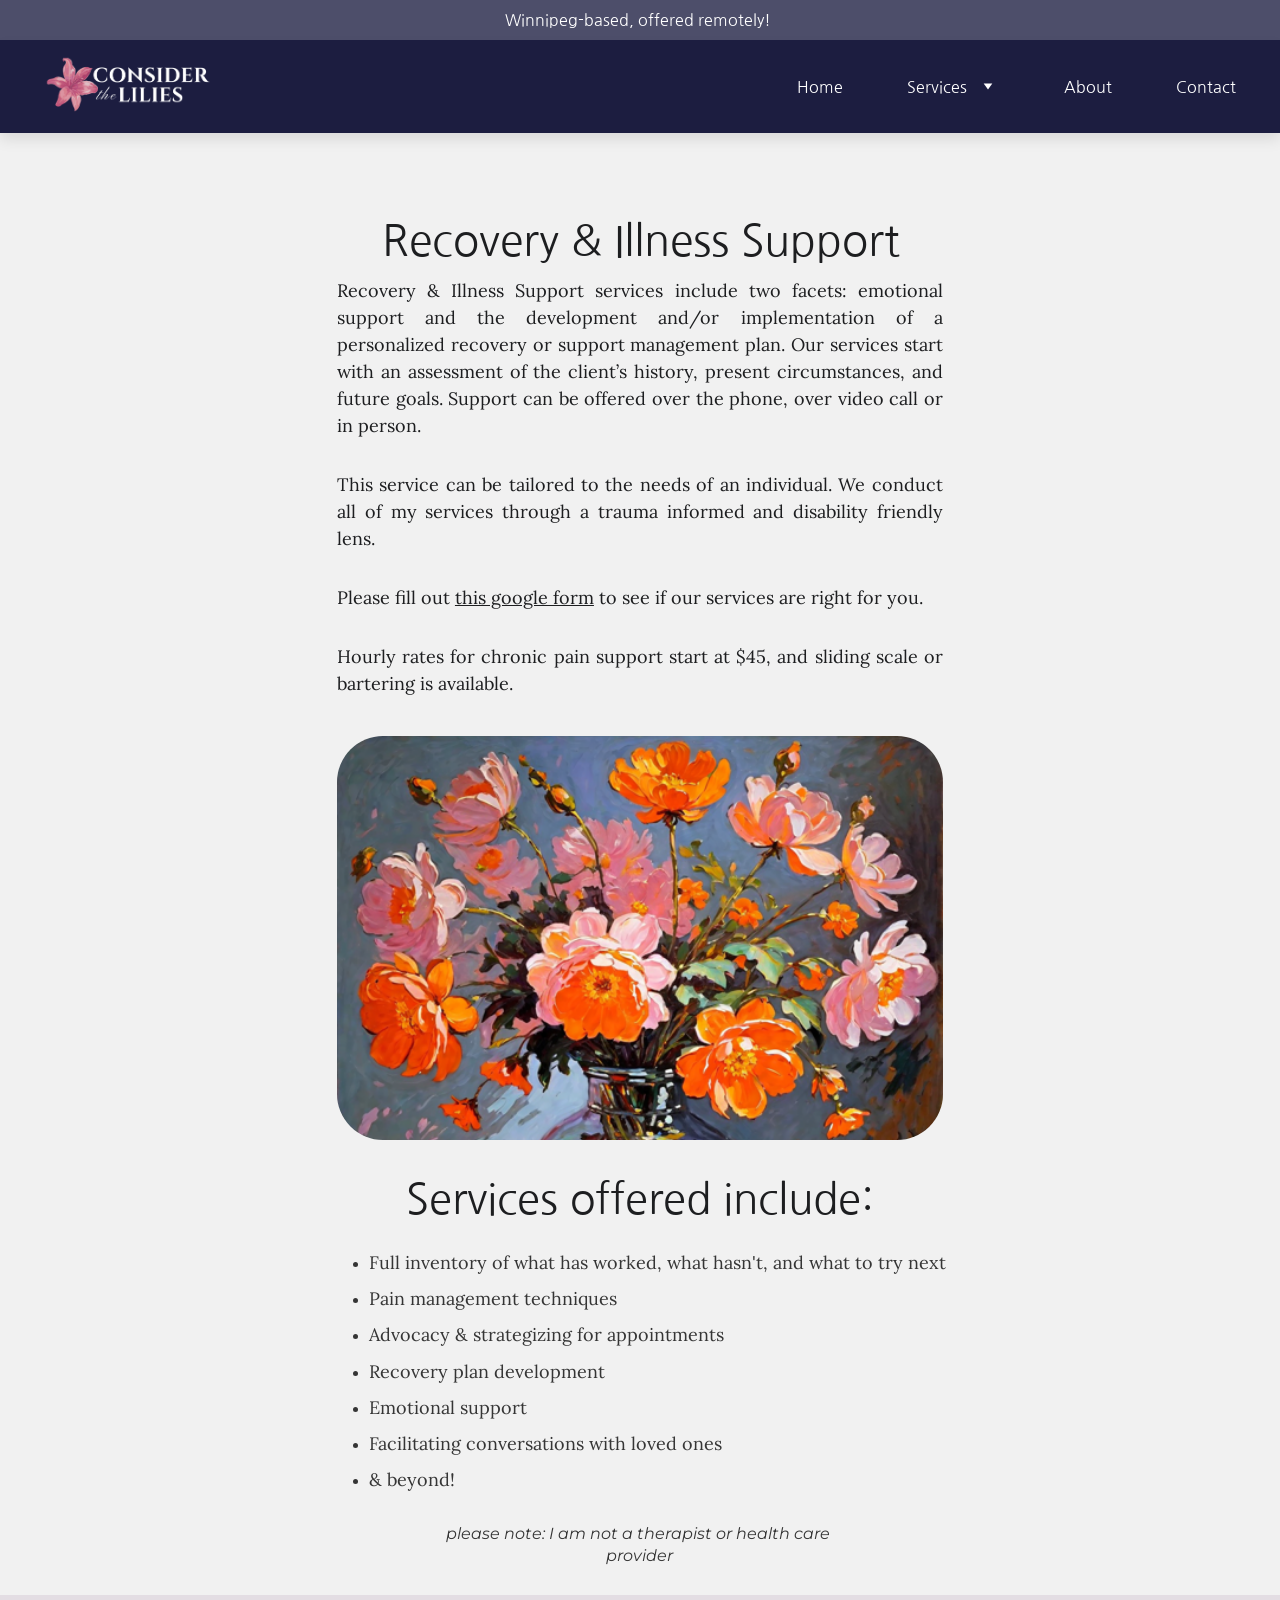
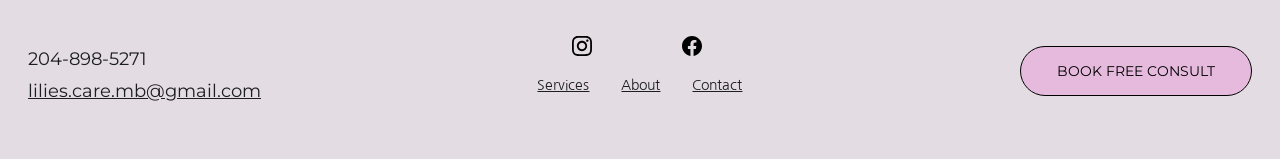
<file: recovery-illness-support.html>
<!DOCTYPE html>
<!-- saved from url=(0063)https://www.consider-the-lilies.ca/recovery-and-illness-support -->
<html lang="en"><head><meta http-equiv="Content-Type" content="text/html; charset=UTF-8"><meta name="viewport" content="width=device-width, initial-scale=1.0"><script type="application/ld+json">{"@context":"https://schema.org/","name":"Chronic Pain \u0026 Illness Support Services","url":"https://www.consider-the-lilies.ca/recovery-and-illness-support","description":"Get tailored recovery assistance and chronic pain support services through a trauma-informed and disability-friendly lens. Based in Winnipeg, available worldwide. Affordable hourly rates starting f...","image":"https://www.consider-the-lilies.ca/assets-home/thisone-A0xN4enNOEIJx6e4.png","inLanguage":"en","keywords":["recovery assistance","chronic pain support services","disability friendly"],"@type":"WebPage"}</script><!--[--><!--[--><!--]--><!--[--><link rel="alternate" hreflang="x-default" href="recovery-illness-support.html"><!--]--><link href="./assets-recovery/font-faces.css" rel="preconnect" crossorigin="true"><link href="./assets-recovery/font-faces.css" rel="preload" as="style"><link href="./assets-recovery/font-faces.css" rel="stylesheet" referrerpolicy="no-referrer"><title>Chronic Pain &amp; Illness Support Services | Consider the Lilies Care Services - Winnipeg, MB</title><meta name="description" content="Get tailored recovery assistance and chronic pain support services through a trauma-informed and disability-friendly lens. Based in Winnipeg, available worldwide. Affordable hourly rates starting f..."><link rel="icon" type="image/jpeg" sizes="16x16" href="assets/favicon.jpg"><link rel="icon" type="image/jpeg" sizes="32x32" href="assets/favicon.jpg"><link rel="icon" type="image/jpeg" sizes="192x192" href="assets/favicon.jpg"><link rel="apple-touch-icon" href="assets/favicon.jpg"><meta content="https://www.consider-the-lilies.ca/recovery-and-illness-support" property="og:url"><link rel="canonical" href="https://www.consider-the-lilies.ca/recovery-and-illness-support"><meta content="Chronic Pain &amp; Illness Support Services | Consider the Lilies Care Services - Winnipeg, MB" property="og:title"><meta name="twitter:title" content="Chronic Pain &amp; Illness Support Services | Consider the Lilies Care Services - Winnipeg, MB"><meta content="website" property="og:type"><meta property="og:description" content="Get tailored recovery assistance and chronic pain support services through a trauma-informed and disability-friendly lens. Based in Winnipeg, available worldwide. Affordable hourly rates starting f..."><meta name="twitter:description" content="Get tailored recovery assistance and chronic pain support services through a trauma-informed and disability-friendly lens. Based in Winnipeg, available worldwide. Affordable hourly rates starting f..."><meta property="og:site_name" content="Consider the Lilies Care Services - Winnipeg, MB"><meta name="keywords" content="recovery assistance, chronic pain support services, disability friendly"><meta content="https://www.consider-the-lilies.ca/assets-home/thisone-A0xN4enNOEIJx6e4.png" property="og:image"><meta content="https://www.consider-the-lilies.ca/assets-home/thisone-A0xN4enNOEIJx6e4.png" name="twitter:image"><meta content="" property="og:image:alt"><meta content="" name="twitter:image:alt"><meta name="twitter:card" content="summary_large_image"><!----><!--]--><script>(function(){const postDate = null;

			const currentDate = new Date().setHours(0, 0, 0, 0);
			const postPublishDate = new Date(postDate).setHours(0, 0, 0, 0);

			if (postPublishDate && currentDate < postPublishDate) {
				window.location.replace('./index.html');
			}
		})();</script><link rel="stylesheet" href="./assets-recovery/styles.css"><link rel="stylesheet" href="./assets-recovery/cookieconsent.p7tfYeZO.css"><style>:root{--color-meteorite-dark:#2f1c6a;--color-meteorite-dark-2:#1f1346;--color-meteorite:#8c85ff;--color-meteorite-light:#d5dfff;--color-primary-dark:#5025d1;--color-primary:#673de6;--color-primary-light:#ebe4ff;--color-primary-charts:#b39ef3;--color-danger-dark:#d63163;--color-danger:#fc5185;--color-danger-light:#ffe8ef;--color-danger-charts:#fea8c2;--color-warning-dark:#fea419;--color-warning-dark-2:#9f6000;--color-warning-charts:#ffd28c;--color-warning:#ffcd35;--color-warning-light:#fff8e2;--color-success-dark:#008361;--color-success:#00b090;--color-success-light:#def4f0;--color-dark:#1d1e20;--color-black:#18181a;--color-gray-dark:#36344d;--color-gray:#727586;--color-gray-border:#dadce0;--color-gray-light:#f2f3f6;--color-light:#fff;--color-azure:#357df9;--color-azure-light:#e3ebf9;--color-azure-dark:#265ab2;--color-indigo:#6366f1;--color-neutral-200:#d8dae0}.whats-app-bubble{z-index:19;cursor:pointer;border-radius:100px;display:flex;position:fixed;bottom:24px;right:20px;box-shadow:0 4px 12px #00000026}#wtpQualitySign_fixedCSS,#wtpQualitySign_popupCSS{bottom:10px!important}#wtpQualitySign_fixedCSS{z-index:17!important}#wtpQualitySign_popupCSS{z-index:18!important}
</style><script data-el-id="script-consent-default">window.dataLayer = window.dataLayer || [];
	function gtag(){dataLayer.push(arguments);}
	gtag('consent', 'default', {"analytics_storage":"denied","ad_storage":"denied","ad_user_data":"denied","ad_personalization":"denied","functionality_storage":"denied","personalization_storage":"denied","security_storage":"granted"});</script><style id="cc-custom-theme">#cc-main { --cc-btn-primary-bg: rgb(0, 0, 0); --cc-toggle-on-bg: rgb(0, 0, 0); --cc-btn-primary-hover-bg: rgb(29, 30, 32); --cc-btn-primary-color: rgb(255, 255, 255); --cc-btn-secondary-bg: white; --cc-btn-secondary-hover-bg: rgb(240, 240, 240); --cc-font-family: 'Nanum Gothic', sans-serif; } #cc-main .cm__btn, #cc-main .pm__btn { border-radius: 999px; }</style></head><body><div><style>astro-island,astro-slot,astro-static-slot{display:contents}</style><astro-island uid="ZUNjMX" component-export="default" props="{&quot;page-noindex&quot;:[0,false],&quot;canonical-url&quot;:[0,&quot;https://www.consider-the-lilies.ca/recovery-and-illness-support&quot;],&quot;site-meta&quot;:[0,{&quot;version&quot;:[0,201],&quot;template&quot;:[0,&quot;blankservicetemplate&quot;],&quot;metaTitle&quot;:[0,&quot;Consider the Lilies Care Services - Winnipeg, MB&quot;],&quot;ogImageAlt&quot;:[0,&quot;&quot;],&quot;buttonSetId&quot;:[0,&quot;0&quot;],&quot;faviconPath&quot;:[0,&quot;untitled-design-YanBjMZgjrHvyovy.jpg&quot;],&quot;ogImagePath&quot;:[0,&quot;8-tshgucrqrehpuec-AQE4NXbJQoFZ7ypD.png&quot;],&quot;defaultLocale&quot;:[0,&quot;system&quot;],&quot;faviconOrigin&quot;:[0,&quot;assets&quot;],&quot;ogImageOrigin&quot;:[0,&quot;assets&quot;],&quot;ecommerceStoreId&quot;:[0,&quot;store_01HGW3P2VCSK532CEDE9XVWPZ8&quot;],&quot;isCookieBarEnabled&quot;:[0,true],&quot;isPrivateModeActive&quot;:[0,false],&quot;demoEcommerceStoreId&quot;:[0,&quot;demo_01G0E9P2R0CFTNBWEEFCEV8EG5&quot;],&quot;shouldAddWWWPrefixToDomain&quot;:[0,true]}],&quot;domain&quot;:[0,&quot;www.consider-the-lilies.ca&quot;]}" client="only" opts="{&quot;name&quot;:&quot;ClientHead&quot;,&quot;value&quot;:&quot;vue&quot;}" data-v-app=""><div></div></astro-island><astro-island uid="27POWi" prefix="s1" component-export="default" props="{&quot;pageData&quot;:[0,{&quot;pages&quot;:[0,{&quot;home&quot;:[0,{&quot;type&quot;:[0,&quot;default&quot;],&quot;name&quot;:[0,&quot;Home&quot;],&quot;slug&quot;:[0,&quot;&quot;]}],&quot;z1SyUg&quot;:[0,{&quot;type&quot;:[0,&quot;default&quot;],&quot;name&quot;:[0,&quot;Custom Songs&quot;],&quot;slug&quot;:[0,&quot;custom-song-writing&quot;]}],&quot;z3RoZ7&quot;:[0,{&quot;type&quot;:[0,&quot;default&quot;],&quot;name&quot;:[0,&quot;Life Story Curation&quot;],&quot;slug&quot;:[0,&quot;life-story-curation&quot;]}],&quot;zZDAJn&quot;:[0,{&quot;type&quot;:[0,&quot;default&quot;],&quot;name&quot;:[0,&quot;About&quot;],&quot;slug&quot;:[0,&quot;about&quot;]}],&quot;zcMMs9&quot;:[0,{&quot;meta&quot;:[0,{&quot;title&quot;:[0,&quot;Chronic Pain &amp; Illness Support Services&quot;],&quot;noindex&quot;:[0,false],&quot;keywords&quot;:[1,[[0,&quot;recovery assistance&quot;],[0,&quot;chronic pain support services&quot;],[0,&quot;disability friendly&quot;]]],&quot;password&quot;:[0,&quot;&quot;],&quot;ogImageAlt&quot;:[0,&quot;&quot;],&quot;description&quot;:[0,&quot;Get tailored recovery assistance and chronic pain support services through a trauma-informed and disability-friendly lens. Based in Winnipeg, available worldwide. Affordable hourly rates starting f...&quot;],&quot;focusKeyword&quot;:[0,&quot;recovery assistance&quot;],&quot;passwordDesign&quot;:[0,&quot;default&quot;],&quot;passwordBackText&quot;:[0,&quot;Back to&quot;],&quot;passwordButtonText&quot;:[0,&quot;Enter&quot;],&quot;passwordHeadingText&quot;:[0,&quot;Guest area&quot;],&quot;passwordSubheadingText&quot;:[0,&quot;Please enter the password to access the page&quot;],&quot;passwordPlaceholderText&quot;:[0,&quot;Type password&quot;]}],&quot;name&quot;:[0,&quot;Recovery &amp; Illness Support&quot;],&quot;slug&quot;:[0,&quot;recovery-and-illness-support&quot;],&quot;type&quot;:[0,&quot;default&quot;],&quot;blocks&quot;:[1,[[0,&quot;zVVSq5&quot;]]],&quot;hiddenSlots&quot;:[1,[]]}],&quot;ztuFv4&quot;:[0,{&quot;type&quot;:[0,&quot;default&quot;],&quot;name&quot;:[0,&quot;Sleep Pain Support&quot;],&quot;slug&quot;:[0,&quot;sleep-neck-pain-support&quot;]}],&quot;zujV5I&quot;:[0,{&quot;type&quot;:[0,&quot;default&quot;],&quot;name&quot;:[0,&quot;Companionship&quot;],&quot;slug&quot;:[0,&quot;companionship-services&quot;]}],&quot;Dl3R79bXy&quot;:[0,{&quot;type&quot;:[0,&quot;default&quot;],&quot;name&quot;:[0,&quot;Contact&quot;],&quot;slug&quot;:[0,&quot;contact&quot;]}],&quot;page_toIPvwTGgmcU-5zpjx6YB&quot;:[0,{&quot;type&quot;:[0,&quot;default&quot;],&quot;name&quot;:[0,&quot;Services&quot;],&quot;slug&quot;:[0,&quot;support-services&quot;]}]}],&quot;blocks&quot;:[0,{&quot;header&quot;:[0,{&quot;slot&quot;:[0,&quot;header&quot;],&quot;type&quot;:[0,&quot;BlockNavigation&quot;],&quot;mobile&quot;:[0,{&quot;height&quot;:[0,54],&quot;logoHeight&quot;:[0,24]}],&quot;desktop&quot;:[0,{&quot;height&quot;:[0,93],&quot;logoHeight&quot;:[0,63]}],&quot;settings&quot;:[0,{&quot;styles&quot;:[0,{&quot;width&quot;:[0,&quot;1240px&quot;],&quot;padding&quot;:[0,&quot;15px 16px 15px 16px&quot;],&quot;logo-width&quot;:[0,&quot;172px&quot;],&quot;cartIconSize&quot;:[0,&quot;24px&quot;],&quot;link-spacing&quot;:[0,&quot;64px&quot;],&quot;m-logo-width&quot;:[0,&quot;64px&quot;],&quot;m-link-spacing&quot;:[0,&quot;24px&quot;],&quot;element-spacing&quot;:[0,&quot;24px&quot;],&quot;contrastBackgroundColor&quot;:[0,&quot;rgb(47, 48, 107)&quot;]}],&quot;cartText&quot;:[0,&quot;Shopping bag&quot;],&quot;isSticky&quot;:[0,true],&quot;showLogo&quot;:[0,true],&quot;headerLayout&quot;:[0,&quot;desktop-1&quot;],&quot;isCartVisible&quot;:[0,true],&quot;logoImagePath&quot;:[0,&quot;slkjdhgsd-mp8nX3b9PKce84oy.png&quot;],&quot;mHeaderLayout&quot;:[0,&quot;mobile-1&quot;],&quot;logoImageOrigin&quot;:[0,&quot;assets&quot;],&quot;mobileLinksAlignment&quot;:[0,&quot;right&quot;]}],&quot;zindexes&quot;:[1,[]],&quot;background&quot;:[0,{&quot;color&quot;:[0,&quot;rgb(28, 29, 64)&quot;],&quot;current&quot;:[0,&quot;color&quot;],&quot;isTransparent&quot;:[0,false]}],&quot;components&quot;:[1,[]],&quot;fontFamily&quot;:[0,&quot;Nanum Gothic&quot;],&quot;fontWeight&quot;:[0,400],&quot;logoAspectRatio&quot;:[0,2.751031636863824],&quot;navLinkTextColor&quot;:[0,&quot;rgb(255, 255, 255)&quot;],&quot;navLinkTextColorHover&quot;:[0,&quot;rgb(136, 136, 136)&quot;]}],&quot;zVVSq5&quot;:[0,{&quot;type&quot;:[0,&quot;BlockLayout&quot;],&quot;mobile&quot;:[0,{&quot;minHeight&quot;:[0,1515]}],&quot;desktop&quot;:[0,{&quot;minHeight&quot;:[0,1462]}],&quot;settings&quot;:[0,{&quot;styles&quot;:[0,{&quot;rows&quot;:[0,8],&quot;width&quot;:[0,&quot;1224px&quot;],&quot;row-gap&quot;:[0,&quot;16px&quot;],&quot;row-size&quot;:[0,&quot;48px&quot;],&quot;column-gap&quot;:[0,&quot;24px&quot;],&quot;block-padding&quot;:[0,&quot;16px 0px 16px 0px&quot;],&quot;m-block-padding&quot;:[0,&quot;40px 16px 40px 16px&quot;]}]}],&quot;zindexes&quot;:[1,[[0,&quot;zEqFXM&quot;],[0,&quot;zgvIM4&quot;],[0,&quot;zsD_MZ&quot;],[0,&quot;za-jb3&quot;],[0,&quot;zSEWbu&quot;],[0,&quot;zTfZRj&quot;]]],&quot;background&quot;:[0,{&quot;color&quot;:[0,&quot;rgb(241, 241, 241)&quot;],&quot;current&quot;:[0,&quot;color&quot;]}],&quot;components&quot;:[1,[[0,&quot;zgvIM4&quot;],[0,&quot;zsD_MZ&quot;],[0,&quot;za-jb3&quot;],[0,&quot;zSEWbu&quot;],[0,&quot;zTfZRj&quot;],[0,&quot;zEqFXM&quot;]]],&quot;initialBlockId&quot;:[0,&quot;zEY_VO&quot;]}],&quot;zctw31&quot;:[0,{&quot;slot&quot;:[0,&quot;footer&quot;],&quot;type&quot;:[0,&quot;BlockLayout&quot;],&quot;mobile&quot;:[0,{&quot;minHeight&quot;:[0,277]}],&quot;desktop&quot;:[0,{&quot;minHeight&quot;:[0,164]}],&quot;settings&quot;:[0,{&quot;styles&quot;:[0,{&quot;cols&quot;:[0,&quot;12&quot;],&quot;rows&quot;:[0,7],&quot;width&quot;:[0,&quot;1224px&quot;],&quot;m-rows&quot;:[0,&quot;1&quot;],&quot;col-gap&quot;:[0,&quot;24px&quot;],&quot;row-gap&quot;:[0,&quot;16px&quot;],&quot;row-size&quot;:[0,&quot;48px&quot;],&quot;column-gap&quot;:[0,&quot;24px&quot;],&quot;block-padding&quot;:[0,&quot;16px 0 16px 0&quot;],&quot;m-block-padding&quot;:[0,&quot;40px 16px 40px 16px&quot;]}]}],&quot;zindexes&quot;:[1,[[0,&quot;zlhbIX&quot;],[0,&quot;z-3jcn&quot;],[0,&quot;z84M2k&quot;],[0,&quot;z2B2vZ&quot;]]],&quot;background&quot;:[0,{&quot;color&quot;:[0,&quot;rgb(227, 221, 227)&quot;],&quot;current&quot;:[0,&quot;color&quot;]}],&quot;components&quot;:[1,[[0,&quot;zlhbIX&quot;],[0,&quot;z-3jcn&quot;],[0,&quot;z84M2k&quot;],[0,&quot;z2B2vZ&quot;]]],&quot;initialBlockId&quot;:[0,&quot;uidC8frQP&quot;]}],&quot;stickyBar&quot;:[0,{&quot;type&quot;:[0,&quot;BlockStickyBar&quot;],&quot;items&quot;:[1,[[0,{&quot;type&quot;:[0,&quot;text&quot;],&quot;content&quot;:[0,&quot;&lt;p dir=\&quot;auto\&quot; style=\&quot;color: rgb(255, 255, 255); --lineHeightDesktop: 1.3; --fontSizeDesktop: 16px\&quot; class=\&quot;body-small\&quot;&gt;&lt;span style=\&quot;font-family: Nanum\\ Gothic; font-weight: 400\&quot;&gt;Winnipeg-based, offered remotely! &lt;/span&gt;&lt;/p&gt;&quot;]}]]],&quot;mobile&quot;:[0,{&quot;minHeight&quot;:[0,40]}],&quot;desktop&quot;:[0,{&quot;minHeight&quot;:[0,40]}],&quot;settings&quot;:[0,{&quot;styles&quot;:[0,{&quot;block-padding&quot;:[0,&quot;0&quot;],&quot;m-block-padding&quot;:[0,&quot;0 16px&quot;]}]}],&quot;zindexes&quot;:[1,[]],&quot;animation&quot;:[0,{&quot;name&quot;:[0,&quot;slide&quot;],&quot;type&quot;:[0,&quot;global&quot;]}],&quot;background&quot;:[0,{&quot;color&quot;:[0,&quot;rgba(28, 29, 64, 0.78)&quot;],&quot;current&quot;:[0,&quot;color&quot;]}],&quot;components&quot;:[1,[]]}]}],&quot;elements&quot;:[0,{&quot;z-3jcn&quot;:[0,{&quot;type&quot;:[0,&quot;GridTextBox&quot;],&quot;mobile&quot;:[0,{&quot;top&quot;:[0,82],&quot;left&quot;:[0,0],&quot;width&quot;:[0,328],&quot;height&quot;:[0,57]}],&quot;content&quot;:[0,&quot;&lt;p dir=\&quot;auto\&quot; style=\&quot;--lineHeightDesktop: 1.3; --fontSizeDesktop: 18px; margin-bottom: 8px;\&quot; class=\&quot;body\&quot;&gt;&lt;span style=\&quot;font-family: Montserrat; font-weight: 400;\&quot;&gt;204-898-5271&lt;/span&gt;&lt;/p&gt;&lt;p dir=\&quot;auto\&quot; style=\&quot;--lineHeightDesktop: 1.3; --fontSizeDesktop: 18px;\&quot; class=\&quot;body\&quot;&gt;&lt;span style=\&quot;font-family: Montserrat; font-weight: 400;\&quot;&gt;&lt;u&gt;&lt;a target=\&quot;_blank\&quot; rel=\&quot;nofollow\&quot; href=\&quot;mailto:lilies.care.mb@gmail.com\&quot; style=\&quot;text-decoration: none;\&quot;&gt;lilies.care.mb@gmail.com&lt;/a&gt;&lt;/u&gt;&lt;/span&gt;&lt;/p&gt;&quot;],&quot;desktop&quot;:[0,{&quot;top&quot;:[0,52],&quot;left&quot;:[0,0],&quot;width&quot;:[0,400],&quot;height&quot;:[0,56]}],&quot;settings&quot;:[0,{&quot;styles&quot;:[0,{&quot;text&quot;:[0,&quot;left&quot;],&quot;align&quot;:[0,&quot;flex-start&quot;],&quot;m-text&quot;:[0,&quot;center&quot;],&quot;justify&quot;:[0,&quot;flex-start&quot;],&quot;m-element-margin&quot;:[0,&quot;0 0 16px 0&quot;]}]}],&quot;animation&quot;:[0,{&quot;name&quot;:[0,&quot;slide&quot;],&quot;type&quot;:[0,&quot;global&quot;]}],&quot;initialElementId&quot;:[0,&quot;zdtEt_&quot;]}],&quot;z2B2vZ&quot;:[0,{&quot;type&quot;:[0,&quot;GridSocialIcons&quot;],&quot;links&quot;:[1,[[0,{&quot;svg&quot;:[0,&quot;&lt;svg width=\&quot;24\&quot; height=\&quot;24\&quot; viewBox=\&quot;0 0 24 24\&quot; fill=\&quot;none\&quot; xmlns=\&quot;http://www.w3.org/2000/svg\&quot;&gt;\n&lt;path d=\&quot;M12.0027 5.84808C8.59743 5.84808 5.85075 8.59477 5.85075 12C5.85075 15.4053 8.59743 18.1519 12.0027 18.1519C15.4079 18.1519 18.1546 15.4053 18.1546 12C18.1546 8.59477 15.4079 5.84808 12.0027 5.84808ZM12.0027 15.9996C9.80212 15.9996 8.00312 14.2059 8.00312 12C8.00312 9.7941 9.79677 8.00046 12.0027 8.00046C14.2086 8.00046 16.0022 9.7941 16.0022 12C16.0022 14.2059 14.2032 15.9996 12.0027 15.9996ZM19.8412 5.59644C19.8412 6.39421 19.1987 7.03135 18.4062 7.03135C17.6085 7.03135 16.9713 6.38885 16.9713 5.59644C16.9713 4.80402 17.6138 4.16153 18.4062 4.16153C19.1987 4.16153 19.8412 4.80402 19.8412 5.59644ZM23.9157 7.05277C23.8247 5.13063 23.3856 3.42801 21.9775 2.02522C20.5747 0.622429 18.8721 0.183388 16.9499 0.0870135C14.9689 -0.0254238 9.03112 -0.0254238 7.05008 0.0870135C5.1333 0.178034 3.43068 0.617075 2.02253 2.01986C0.614389 3.42265 0.180703 5.12527 0.0843279 7.04742C-0.0281093 9.02845 -0.0281093 14.9662 0.0843279 16.9472C0.175349 18.8694 0.614389 20.572 2.02253 21.9748C3.43068 23.3776 5.12794 23.8166 7.05008 23.913C9.03112 24.0254 14.9689 24.0254 16.9499 23.913C18.8721 23.822 20.5747 23.3829 21.9775 21.9748C23.3803 20.572 23.8193 18.8694 23.9157 16.9472C24.0281 14.9662 24.0281 9.03381 23.9157 7.05277ZM21.3564 19.0728C20.9388 20.1223 20.1303 20.9307 19.0755 21.3537C17.496 21.9802 13.7481 21.8356 12.0027 21.8356C10.2572 21.8356 6.50396 21.9748 4.92984 21.3537C3.88042 20.9361 3.07195 20.1276 2.64897 19.0728C2.02253 17.4934 2.16709 13.7455 2.16709 12C2.16709 10.2546 2.02789 6.50129 2.64897 4.92717C3.06659 3.87776 3.87507 3.06928 4.92984 2.6463C6.50931 2.01986 10.2572 2.16443 12.0027 2.16443C13.7481 2.16443 17.5014 2.02522 19.0755 2.6463C20.1249 3.06392 20.9334 3.8724 21.3564 4.92717C21.9828 6.50665 21.8383 10.2546 21.8383 12C21.8383 13.7455 21.9828 17.4987 21.3564 19.0728Z\&quot; fill=\&quot;currentColor\&quot;&gt;&lt;/path&gt;\n&lt;/svg&gt;\n&quot;],&quot;icon&quot;:[0,&quot;instagram&quot;],&quot;link&quot;:[0,&quot;https://www.instagram.com/lilies.care&quot;]}],[0,{&quot;svg&quot;:[0,&quot;&lt;svg width=\&quot;24\&quot; height=\&quot;24\&quot; viewBox=\&quot;0 0 24 24\&quot; fill=\&quot;none\&quot; xmlns=\&quot;http://www.w3.org/2000/svg\&quot;&gt;\n&lt;path d=\&quot;M24 12.0726C24 5.44354 18.629 0.0725708 12 0.0725708C5.37097 0.0725708 0 5.44354 0 12.0726C0 18.0619 4.38823 23.0264 10.125 23.9274V15.5414H7.07661V12.0726H10.125V9.4287C10.125 6.42144 11.9153 4.76031 14.6574 4.76031C15.9706 4.76031 17.3439 4.99451 17.3439 4.99451V7.94612H15.8303C14.34 7.94612 13.875 8.87128 13.875 9.82015V12.0726H17.2031L16.6708 15.5414H13.875V23.9274C19.6118 23.0264 24 18.0619 24 12.0726Z\&quot; fill=\&quot;currentColor\&quot;&gt;&lt;/path&gt;\n&lt;/svg&gt;\n&quot;],&quot;icon&quot;:[0,&quot;facebook&quot;],&quot;link&quot;:[0,&quot;https://www.facebook.com/profile.php?id=61561149473882&quot;]}]]],&quot;mobile&quot;:[0,{&quot;top&quot;:[0,44],&quot;left&quot;:[0,115],&quot;width&quot;:[0,99],&quot;height&quot;:[0,20]}],&quot;desktop&quot;:[0,{&quot;top&quot;:[0,41],&quot;left&quot;:[0,509],&quot;width&quot;:[0,200],&quot;height&quot;:[0,20]}],&quot;settings&quot;:[0,{&quot;styles&quot;:[0,{&quot;align&quot;:[0,&quot;&quot;],&quot;justify&quot;:[0,&quot;center&quot;],&quot;icon-size&quot;:[0,&quot;20px&quot;],&quot;icon-color&quot;:[0,&quot;rgb(0, 0, 0)&quot;],&quot;icon-spacing&quot;:[0,&quot;space-around&quot;],&quot;icon-direction&quot;:[0,&quot;row&quot;],&quot;icon-color-hover&quot;:[0,&quot;rgb(58, 58, 58)&quot;],&quot;m-element-margin&quot;:[0,&quot;0 0 16px 0&quot;],&quot;space-between-icons&quot;:[0,&quot;20px&quot;]}],&quot;useBrandColors&quot;:[0,false]}],&quot;animation&quot;:[0,{&quot;name&quot;:[0,&quot;slide&quot;],&quot;type&quot;:[0,&quot;global&quot;]}]}],&quot;z84M2k&quot;:[0,{&quot;rel&quot;:[0,&quot;nofollow&quot;],&quot;href&quot;:[0,&quot;http://consider-the-lilies-care-services.square.site/&quot;],&quot;type&quot;:[0,&quot;GridButton&quot;],&quot;mobile&quot;:[0,{&quot;top&quot;:[0,154],&quot;left&quot;:[0,64],&quot;width&quot;:[0,200],&quot;height&quot;:[0,55]}],&quot;target&quot;:[0,&quot;_blank&quot;],&quot;content&quot;:[0,&quot;book free consult&quot;],&quot;desktop&quot;:[0,{&quot;top&quot;:[0,51],&quot;left&quot;:[0,992],&quot;width&quot;:[0,232],&quot;height&quot;:[0,50]}],&quot;linkType&quot;:[0,&quot;external&quot;],&quot;settings&quot;:[0,{&quot;type&quot;:[0,&quot;primary&quot;],&quot;styles&quot;:[0,{&quot;align&quot;:[0,&quot;center&quot;],&quot;justify&quot;:[0,&quot;center&quot;],&quot;m-element-margin&quot;:[0,&quot;0 0 16px 0&quot;]}]}],&quot;animation&quot;:[0,{&quot;name&quot;:[0,&quot;slide&quot;],&quot;type&quot;:[0,&quot;global&quot;]}],&quot;fontColor&quot;:[0,&quot;rgb(0, 0, 0)&quot;],&quot;fontFamily&quot;:[0,&quot;Montserrat&quot;],&quot;fontWeight&quot;:[0,400],&quot;borderColor&quot;:[0,&quot;rgb(0, 0, 0)&quot;],&quot;borderWidth&quot;:[0,1],&quot;borderRadius&quot;:[0,25],&quot;fontColorHover&quot;:[0,&quot;rgb(255, 255, 255)&quot;],&quot;backgroundColor&quot;:[0,&quot;rgba(230, 177, 219, 0.78)&quot;],&quot;borderColorHover&quot;:[0,&quot;rgb(0, 0, 0)&quot;],&quot;initialElementId&quot;:[0,&quot;zkAEkx&quot;],&quot;backgroundColorHover&quot;:[0,&quot;rgb(29, 30, 32)&quot;]}],&quot;zEqFXM&quot;:[0,{&quot;rel&quot;:[0,&quot;nofollow&quot;],&quot;type&quot;:[0,&quot;GridImage&quot;],&quot;mobile&quot;:[0,{&quot;top&quot;:[0,802],&quot;left&quot;:[0,23],&quot;width&quot;:[0,282],&quot;height&quot;:[0,221]}],&quot;desktop&quot;:[0,{&quot;top&quot;:[0,576],&quot;crop&quot;:[0,{&quot;top&quot;:[0,1.4851485148514882],&quot;left&quot;:[0,100],&quot;scale&quot;:[0,1]}],&quot;left&quot;:[0,309],&quot;width&quot;:[0,606],&quot;height&quot;:[0,404],&quot;borderRadius&quot;:[0,&quot;46px&quot;]}],&quot;settings&quot;:[0,{&quot;alt&quot;:[0,&quot;&quot;],&quot;path&quot;:[0,&quot;8-vuimlvwp0tbxssu-mnl617MROQs1MLKp.png&quot;],&quot;origin&quot;:[0,&quot;assets&quot;],&quot;styles&quot;:[0,{&quot;align&quot;:[0,&quot;center&quot;],&quot;justify&quot;:[0,&quot;center&quot;],&quot;m-element-margin&quot;:[0,&quot;0 0 16px 0&quot;]}],&quot;clickAction&quot;:[0,&quot;none&quot;]}],&quot;fullResolutionWidth&quot;:[0,512],&quot;fullResolutionHeight&quot;:[0,512]}],&quot;zSEWbu&quot;:[0,{&quot;type&quot;:[0,&quot;GridTextBox&quot;],&quot;mobile&quot;:[0,{&quot;top&quot;:[0,1068],&quot;left&quot;:[0,0],&quot;width&quot;:[0,328],&quot;height&quot;:[0,83]}],&quot;content&quot;:[0,&quot;&lt;h3 dir=\&quot;auto\&quot; style=\&quot;--lineHeightDesktop: 1.3; --fontSizeDesktop: 42px\&quot;&gt;Services offered include:&lt;/h3&gt;&quot;],&quot;desktop&quot;:[0,{&quot;top&quot;:[0,1012],&quot;left&quot;:[0,309],&quot;width&quot;:[0,606],&quot;height&quot;:[0,55]}],&quot;settings&quot;:[0,{&quot;styles&quot;:[0,{&quot;text&quot;:[0,&quot;center&quot;],&quot;align&quot;:[0,&quot;flex-start&quot;],&quot;justify&quot;:[0,&quot;flex-start&quot;],&quot;m-element-margin&quot;:[0,&quot;0 0 16px 0&quot;]}]}]}],&quot;zTfZRj&quot;:[0,{&quot;type&quot;:[0,&quot;GridTextBox&quot;],&quot;mobile&quot;:[0,{&quot;top&quot;:[0,1408],&quot;left&quot;:[0,24],&quot;width&quot;:[0,281],&quot;height&quot;:[0,43]}],&quot;content&quot;:[0,&quot;&lt;h3 dir=\&quot;auto\&quot; style=\&quot;color: rgb(53, 53, 53); --lineHeightMobile: 1.3; --lineHeightDesktop: 1.3; --fontSizeMobile: 16px; --fontSizeDesktop: 16px;\&quot;&gt;&lt;span style=\&quot;font-family: Montserrat; font-weight: 400;\&quot;&gt;&lt;em&gt;please note: I am not a therapist or health care provider&lt;/em&gt;&lt;/span&gt;&lt;/h3&gt;&quot;],&quot;desktop&quot;:[0,{&quot;top&quot;:[0,1363],&quot;left&quot;:[0,385],&quot;width&quot;:[0,454],&quot;height&quot;:[0,21]}],&quot;settings&quot;:[0,{&quot;styles&quot;:[0,{&quot;text&quot;:[0,&quot;center&quot;],&quot;align&quot;:[0,&quot;flex-start&quot;],&quot;justify&quot;:[0,&quot;flex-start&quot;],&quot;m-element-margin&quot;:[0,&quot;0 0 16px 0&quot;]}]}]}],&quot;za-jb3&quot;:[0,{&quot;type&quot;:[0,&quot;GridTextBox&quot;],&quot;mobile&quot;:[0,{&quot;top&quot;:[0,1160],&quot;left&quot;:[0,10],&quot;width&quot;:[0,309],&quot;height&quot;:[0,219]}],&quot;content&quot;:[0,&quot;&lt;ul dir=\&quot;auto\&quot;&gt;&lt;li style=\&quot;color: rgb(53, 53, 53)\&quot;&gt;&lt;p dir=\&quot;auto\&quot; style=\&quot;color: rgb(53, 53, 53); --lineHeightMobile: 1.37; --lineHeightDesktop: 2.01\&quot; class=\&quot;body\&quot;&gt;Full inventory of what has worked, what hasn&#39;t, and what to try next&lt;/p&gt;&lt;/li&gt;&lt;li style=\&quot;color: rgb(53, 53, 53)\&quot;&gt;&lt;p dir=\&quot;auto\&quot; style=\&quot;color: rgb(53, 53, 53); --lineHeightMobile: 1.37; --lineHeightDesktop: 2.01\&quot; class=\&quot;body\&quot;&gt;Pain management techniques&lt;/p&gt;&lt;/li&gt;&lt;li style=\&quot;color: rgb(53, 53, 53)\&quot;&gt;&lt;p dir=\&quot;auto\&quot; style=\&quot;color: rgb(53, 53, 53); --lineHeightMobile: 1.37; --lineHeightDesktop: 2.01\&quot; class=\&quot;body\&quot;&gt;Advocacy &amp;amp; strategizing for appointments&lt;/p&gt;&lt;/li&gt;&lt;li style=\&quot;color: rgb(53, 53, 53)\&quot;&gt;&lt;p dir=\&quot;auto\&quot; style=\&quot;color: rgb(53, 53, 53); --lineHeightMobile: 1.37; --lineHeightDesktop: 2.01\&quot; class=\&quot;body\&quot;&gt;Recovery plan development&lt;/p&gt;&lt;/li&gt;&lt;li style=\&quot;color: rgb(53, 53, 53)\&quot;&gt;&lt;p dir=\&quot;auto\&quot; style=\&quot;color: rgb(53, 53, 53); --lineHeightMobile: 1.37; --lineHeightDesktop: 2.01\&quot; class=\&quot;body\&quot;&gt;Emotional support&lt;/p&gt;&lt;/li&gt;&lt;li style=\&quot;color: rgb(53, 53, 53)\&quot;&gt;&lt;p dir=\&quot;auto\&quot; style=\&quot;color: rgb(53, 53, 53); --lineHeightMobile: 1.37; --lineHeightDesktop: 2.01\&quot; class=\&quot;body\&quot;&gt;Facilitating conversations with loved ones&lt;/p&gt;&lt;/li&gt;&lt;li style=\&quot;color: rgb(53, 53, 53)\&quot;&gt;&lt;p dir=\&quot;auto\&quot; style=\&quot;color: rgb(53, 53, 53); --lineHeightMobile: 1.37; --lineHeightDesktop: 2.01\&quot; class=\&quot;body\&quot;&gt;&amp;amp; beyond!&amp;nbsp;&lt;/p&gt;&lt;/li&gt;&lt;/ul&gt;&quot;],&quot;desktop&quot;:[0,{&quot;top&quot;:[0,1085],&quot;left&quot;:[0,301],&quot;width&quot;:[0,621],&quot;height&quot;:[0,253]}],&quot;settings&quot;:[0,{&quot;styles&quot;:[0,{&quot;text&quot;:[0,&quot;left&quot;],&quot;align&quot;:[0,&quot;flex-start&quot;],&quot;justify&quot;:[0,&quot;flex-start&quot;],&quot;m-element-margin&quot;:[0,&quot;0 0 32px 0&quot;]}]}],&quot;initialElementId&quot;:[0,&quot;zG56t3&quot;]}],&quot;zgvIM4&quot;:[0,{&quot;type&quot;:[0,&quot;GridTextBox&quot;],&quot;mobile&quot;:[0,{&quot;top&quot;:[0,198],&quot;left&quot;:[0,22],&quot;width&quot;:[0,284],&quot;height&quot;:[0,552]}],&quot;content&quot;:[0,&quot;&lt;p dir=\&quot;auto\&quot; class=\&quot;body\&quot;&gt;Recovery &amp;amp; Illness Support services include two facets: emotional support and the development and/or implementation of a personalized recovery or support management plan. Our services start with an assessment of the client’s history, present circumstances, and future goals. Support can be offered over the phone, over video call or in person.&lt;/p&gt;&lt;p dir=\&quot;auto\&quot; class=\&quot;body\&quot;&gt;This service can be tailored to the needs of an individual. We conduct all of my services through a trauma informed and disability friendly lens.&lt;/p&gt;&lt;p dir=\&quot;auto\&quot; class=\&quot;body\&quot;&gt;Please fill out &lt;u&gt;&lt;a target=\&quot;_blank\&quot; rel=\&quot;nofollow\&quot; href=\&quot;https://docs.google.com/forms/d/1OE7wQurwkdT15NvEardZKaVWXJnh-tcvt6-AhlwINXw/edit?usp=forms_home&amp;amp;ths=true\&quot; style=\&quot;text-decoration: none;\&quot;&gt;this google form&lt;/a&gt;&lt;/u&gt; to see if our services are right for you.&lt;/p&gt;&lt;p dir=\&quot;auto\&quot; class=\&quot;body\&quot;&gt;Hourly rates for chronic pain support start at $45, and sliding scale or bartering is available.&lt;/p&gt;&quot;],&quot;desktop&quot;:[0,{&quot;top&quot;:[0,144],&quot;left&quot;:[0,309],&quot;width&quot;:[0,606],&quot;height&quot;:[0,393]}],&quot;settings&quot;:[0,{&quot;styles&quot;:[0,{&quot;text&quot;:[0,&quot;justify&quot;],&quot;align&quot;:[0,&quot;flex-start&quot;],&quot;m-text&quot;:[0,&quot;center&quot;],&quot;justify&quot;:[0,&quot;flex-start&quot;],&quot;m-element-margin&quot;:[0,&quot;0 0 32px 0&quot;]}]}],&quot;initialElementId&quot;:[0,&quot;zG56t3&quot;]}],&quot;zlhbIX&quot;:[0,{&quot;type&quot;:[0,&quot;GridTextBox&quot;],&quot;mobile&quot;:[0,{&quot;top&quot;:[0,239],&quot;left&quot;:[0,0],&quot;width&quot;:[0,328],&quot;height&quot;:[0,21]}],&quot;content&quot;:[0,&quot;&lt;p dir=\&quot;auto\&quot; class=\&quot;body-small\&quot;&gt;&lt;span style=\&quot;font-family: &amp;quot;Nanum Gothic&amp;quot;; font-weight: 400;\&quot;&gt;&lt;u&gt;&lt;a target=\&quot;_self\&quot; rel=\&quot;\&quot; href=\&quot;services.html\&quot; style=\&quot;text-decoration: none;\&quot; data-page-id=\&quot;page_toIPvwTGgmcU-5zpjx6YB\&quot;&gt;Services&lt;/a&gt;&lt;/u&gt;        &lt;u&gt;&lt;a target=\&quot;_self\&quot; rel=\&quot;\&quot; href=\&quot;about.html\&quot; style=\&quot;text-decoration: none;\&quot; data-page-id=\&quot;zZDAJn\&quot;&gt;About&lt;/a&gt;&lt;/u&gt;        &lt;u&gt;&lt;a target=\&quot;_self\&quot; rel=\&quot;\&quot; href=\&quot;contact.html\&quot; style=\&quot;text-decoration: none;\&quot; data-page-id=\&quot;Dl3R79bXy\&quot;&gt;Contact&lt;/a&gt;&lt;/u&gt;&lt;/span&gt;&lt;/p&gt;&quot;],&quot;desktop&quot;:[0,{&quot;top&quot;:[0,80],&quot;left&quot;:[0,412],&quot;width&quot;:[0,400],&quot;height&quot;:[0,21]}],&quot;settings&quot;:[0,{&quot;styles&quot;:[0,{&quot;text&quot;:[0,&quot;center&quot;],&quot;align&quot;:[0,&quot;flex-start&quot;],&quot;justify&quot;:[0,&quot;flex-start&quot;],&quot;m-element-margin&quot;:[0,&quot;0 0 16px 0&quot;]}]}],&quot;animation&quot;:[0,{&quot;name&quot;:[0,&quot;slide&quot;],&quot;type&quot;:[0,&quot;global&quot;]}]}],&quot;zsD_MZ&quot;:[0,{&quot;type&quot;:[0,&quot;GridTextBox&quot;],&quot;mobile&quot;:[0,{&quot;top&quot;:[0,90],&quot;left&quot;:[0,36],&quot;width&quot;:[0,256],&quot;height&quot;:[0,94]}],&quot;content&quot;:[0,&quot;&lt;h2 dir=\&quot;auto\&quot; style=\&quot;--lineHeightDesktop: 1.3; --fontSizeDesktop: 43px;\&quot;&gt;&amp;nbsp;Recovery &amp;amp; Illness Support &lt;/h2&gt;&quot;],&quot;desktop&quot;:[0,{&quot;top&quot;:[0,80],&quot;left&quot;:[0,342],&quot;width&quot;:[0,606],&quot;height&quot;:[0,56]}],&quot;settings&quot;:[0,{&quot;styles&quot;:[0,{&quot;text&quot;:[0,&quot;justify&quot;],&quot;align&quot;:[0,&quot;flex-start&quot;],&quot;justify&quot;:[0,&quot;flex-start&quot;],&quot;m-element-margin&quot;:[0,&quot;0 0 16px 0&quot;]}]}],&quot;animation&quot;:[0,{&quot;name&quot;:[0,&quot;scale&quot;],&quot;type&quot;:[0,&quot;element&quot;]}],&quot;initialElementId&quot;:[0,&quot;zWN1Wt&quot;]}]}],&quot;nav&quot;:[1,[[0,{&quot;isHidden&quot;:[0,false],&quot;linkType&quot;:[0,&quot;Page&quot;],&quot;subItems&quot;:[1,[]],&quot;navItemId&quot;:[0,&quot;home&quot;],&quot;linkedPageId&quot;:[0,&quot;home&quot;]}],[0,{&quot;isHidden&quot;:[0,false],&quot;linkType&quot;:[0,&quot;Page&quot;],&quot;subItems&quot;:[1,[[0,{&quot;isHidden&quot;:[0,false],&quot;linkType&quot;:[0,&quot;Page&quot;],&quot;subItems&quot;:[1,[]],&quot;navItemId&quot;:[0,&quot;zRCZxj&quot;],&quot;linkedPageId&quot;:[0,&quot;zujV5I&quot;]}],[0,{&quot;isHidden&quot;:[0,false],&quot;linkType&quot;:[0,&quot;Page&quot;],&quot;subItems&quot;:[1,[]],&quot;navItemId&quot;:[0,&quot;zcGoJC&quot;],&quot;linkedPageId&quot;:[0,&quot;z3RoZ7&quot;]}],[0,{&quot;isHidden&quot;:[0,false],&quot;linkType&quot;:[0,&quot;Page&quot;],&quot;subItems&quot;:[1,[]],&quot;navItemId&quot;:[0,&quot;zITY5V&quot;],&quot;linkedPageId&quot;:[0,&quot;zcMMs9&quot;]}],[0,{&quot;isHidden&quot;:[0,false],&quot;linkType&quot;:[0,&quot;Page&quot;],&quot;subItems&quot;:[1,[]],&quot;navItemId&quot;:[0,&quot;zAjJnD&quot;],&quot;linkedPageId&quot;:[0,&quot;z1SyUg&quot;]}],[0,{&quot;isHidden&quot;:[0,false],&quot;linkType&quot;:[0,&quot;Page&quot;],&quot;subItems&quot;:[1,[]],&quot;navItemId&quot;:[0,&quot;zqa7IB&quot;],&quot;linkedPageId&quot;:[0,&quot;ztuFv4&quot;]}]]],&quot;navItemId&quot;:[0,&quot;-ZityMQMN8a_iu8qYbt3v&quot;],&quot;linkedPageId&quot;:[0,&quot;page_toIPvwTGgmcU-5zpjx6YB&quot;]}],[0,{&quot;isHidden&quot;:[0,false],&quot;linkType&quot;:[0,&quot;Page&quot;],&quot;subItems&quot;:[1,[]],&quot;navItemId&quot;:[0,&quot;zFDUev&quot;],&quot;linkedPageId&quot;:[0,&quot;zZDAJn&quot;]}],[0,{&quot;isHidden&quot;:[0,false],&quot;linkType&quot;:[0,&quot;Page&quot;],&quot;subItems&quot;:[1,[]],&quot;navItemId&quot;:[0,&quot;Dl3R79bXy&quot;],&quot;linkedPageId&quot;:[0,&quot;Dl3R79bXy&quot;]}]]],&quot;currentLocale&quot;:[0,&quot;system&quot;],&quot;homePageId&quot;:[0,&quot;home&quot;],&quot;cookieBannerAcceptText&quot;:[0,&quot;Accept&quot;],&quot;cookieBannerDisclaimer&quot;:[0,&quot;This website uses cookies to provide necessary site functionality and to improve your experience. By using this website, you agree to our use of cookies.&quot;],&quot;cookieBannerDeclineText&quot;:[0,&quot;Decline&quot;],&quot;cookieConsentTranslations&quot;:[0,{&quot;categoryNecessaryName&quot;:[0,&quot;Strictly Necessary Cookies&quot;],&quot;categoryNecessaryDescription&quot;:[0,&quot;These cookies are essential for the website to function properly.&quot;],&quot;categoryPlatformAnalyticsName&quot;:[0,&quot;Platform Analytics&quot;],&quot;categoryPlatformAnalyticsDescription&quot;:[0,&quot;Hostinger uses cookies and similar technologies to analyze how you use this website. This helps improve user experience and Hostinger products. For this purpose, Amplitude service is used to collect usage data that does not directly identify you. Analytics are used only with your consent.&quot;]}],&quot;cookieConsentLocale&quot;:[0,&quot;system&quot;],&quot;blogReadingTimeText&quot;:[0],&quot;metaTitle&quot;:[0],&quot;meta&quot;:[0,{&quot;version&quot;:[0,201],&quot;template&quot;:[0,&quot;blankservicetemplate&quot;],&quot;metaTitle&quot;:[0,&quot;Consider the Lilies Care Services - Winnipeg, MB&quot;],&quot;ogImageAlt&quot;:[0,&quot;&quot;],&quot;buttonSetId&quot;:[0,&quot;0&quot;],&quot;faviconPath&quot;:[0,&quot;untitled-design-YanBjMZgjrHvyovy.jpg&quot;],&quot;ogImagePath&quot;:[0,&quot;8-tshgucrqrehpuec-AQE4NXbJQoFZ7ypD.png&quot;],&quot;defaultLocale&quot;:[0,&quot;system&quot;],&quot;faviconOrigin&quot;:[0,&quot;assets&quot;],&quot;ogImageOrigin&quot;:[0,&quot;assets&quot;],&quot;ecommerceStoreId&quot;:[0,&quot;store_01HGW3P2VCSK532CEDE9XVWPZ8&quot;],&quot;isCookieBarEnabled&quot;:[0,true],&quot;isPrivateModeActive&quot;:[0,false],&quot;demoEcommerceStoreId&quot;:[0,&quot;demo_01G0E9P2R0CFTNBWEEFCEV8EG5&quot;],&quot;shouldAddWWWPrefixToDomain&quot;:[0,true]}],&quot;forms&quot;:[0,{&quot;Contact form&quot;:[0,{&quot;token&quot;:[0,&quot;mP473RW9J8hJ37vRj79BmnBL8bRmDZQe&quot;]}],&quot;Subscribe form&quot;:[0,{&quot;token&quot;:[0,&quot;mnlz8kVoWgH1jzPlOvMnYD6NqonAJawe&quot;]}]}],&quot;styles&quot;:[0,{&quot;h1&quot;:[0,{&quot;font-size&quot;:[0,&quot;64px&quot;],&quot;font-style&quot;:[0,&quot;normal&quot;],&quot;font-family&quot;:[0,&quot;var(--font-primary)&quot;],&quot;font-weight&quot;:[0,400],&quot;line-height&quot;:[0,&quot;1.3em&quot;],&quot;m-font-size&quot;:[0,&quot;40px&quot;],&quot;letter-spacing&quot;:[0,0],&quot;text-transform&quot;:[0,&quot;none&quot;],&quot;text-decoration&quot;:[0,&quot;none&quot;]}],&quot;h2&quot;:[0,{&quot;font-size&quot;:[0,&quot;56px&quot;],&quot;font-style&quot;:[0,&quot;normal&quot;],&quot;font-family&quot;:[0,&quot;var(--font-primary)&quot;],&quot;font-weight&quot;:[0,400],&quot;line-height&quot;:[0,&quot;1.3em&quot;],&quot;m-font-size&quot;:[0,&quot;36px&quot;],&quot;letter-spacing&quot;:[0,0],&quot;text-transform&quot;:[0,&quot;none&quot;],&quot;text-decoration&quot;:[0,&quot;none&quot;]}],&quot;h3&quot;:[0,{&quot;font-size&quot;:[0,&quot;48px&quot;],&quot;font-style&quot;:[0,&quot;normal&quot;],&quot;font-family&quot;:[0,&quot;var(--font-primary)&quot;],&quot;font-weight&quot;:[0,400],&quot;line-height&quot;:[0,&quot;1.3em&quot;],&quot;m-font-size&quot;:[0,&quot;32px&quot;],&quot;letter-spacing&quot;:[0,0],&quot;text-transform&quot;:[0,&quot;none&quot;],&quot;text-decoration&quot;:[0,&quot;none&quot;]}],&quot;h4&quot;:[0,{&quot;font-size&quot;:[0,&quot;40px&quot;],&quot;font-style&quot;:[0,&quot;normal&quot;],&quot;font-family&quot;:[0,&quot;var(--font-primary)&quot;],&quot;font-weight&quot;:[0,400],&quot;line-height&quot;:[0,&quot;1.3em&quot;],&quot;m-font-size&quot;:[0,&quot;24px&quot;],&quot;letter-spacing&quot;:[0,0],&quot;text-transform&quot;:[0,&quot;none&quot;],&quot;text-decoration&quot;:[0,&quot;none&quot;]}],&quot;h5&quot;:[0,{&quot;font-size&quot;:[0,&quot;32px&quot;],&quot;font-style&quot;:[0,&quot;normal&quot;],&quot;font-family&quot;:[0,&quot;var(--font-primary)&quot;],&quot;font-weight&quot;:[0,400],&quot;line-height&quot;:[0,&quot;1.3em&quot;],&quot;m-font-size&quot;:[0,&quot;24px&quot;],&quot;letter-spacing&quot;:[0,0],&quot;text-transform&quot;:[0,&quot;none&quot;],&quot;text-decoration&quot;:[0,&quot;none&quot;]}],&quot;h6&quot;:[0,{&quot;font-size&quot;:[0,&quot;24px&quot;],&quot;font-style&quot;:[0,&quot;normal&quot;],&quot;font-family&quot;:[0,&quot;var(--font-primary)&quot;],&quot;font-weight&quot;:[0,400],&quot;line-height&quot;:[0,&quot;1.3em&quot;],&quot;m-font-size&quot;:[0,&quot;20px&quot;],&quot;letter-spacing&quot;:[0,0],&quot;text-transform&quot;:[0,&quot;none&quot;],&quot;text-decoration&quot;:[0,&quot;none&quot;]}],&quot;body&quot;:[0,{&quot;font-size&quot;:[0,&quot;18px&quot;],&quot;font-style&quot;:[0,&quot;normal&quot;],&quot;font-family&quot;:[0,&quot;var(--font-secondary)&quot;],&quot;font-weight&quot;:[0,400],&quot;line-height&quot;:[0,&quot;1.5em&quot;],&quot;m-font-size&quot;:[0,&quot;16px&quot;],&quot;letter-spacing&quot;:[0,0],&quot;text-transform&quot;:[0,&quot;none&quot;],&quot;text-decoration&quot;:[0,&quot;none&quot;]}],&quot;font&quot;:[0,{&quot;primary&quot;:[0,&quot;&#39;Nanum Gothic&#39;, sans-serif&quot;],&quot;secondary&quot;:[0,&quot;&#39;Lora&#39;, serif&quot;]}],&quot;nav-link&quot;:[0,{&quot;color&quot;:[0,&quot;rgb(255, 255, 255)&quot;],&quot;font-size&quot;:[0,&quot;16px&quot;],&quot;font-style&quot;:[0,&quot;normal&quot;],&quot;color-hover&quot;:[0,&quot;rgb(136, 136, 136)&quot;],&quot;font-family&quot;:[0,&quot;var(--font-secondary)&quot;],&quot;font-weight&quot;:[0,400],&quot;line-height&quot;:[0,&quot;1.5em&quot;],&quot;m-font-size&quot;:[0,&quot;16px&quot;],&quot;letter-spacing&quot;:[0,0],&quot;text-transform&quot;:[0,&quot;none&quot;],&quot;text-decoration&quot;:[0,&quot;none&quot;]}],&quot;body-large&quot;:[0,{&quot;font-size&quot;:[0,&quot;18px&quot;],&quot;font-style&quot;:[0,&quot;normal&quot;],&quot;font-family&quot;:[0,&quot;var(--font-secondary)&quot;],&quot;font-weight&quot;:[0,400],&quot;line-height&quot;:[0,&quot;1.5em&quot;],&quot;m-font-size&quot;:[0,&quot;18px&quot;],&quot;letter-spacing&quot;:[0,0],&quot;text-transform&quot;:[0,&quot;none&quot;],&quot;text-decoration&quot;:[0,&quot;none&quot;]}],&quot;body-small&quot;:[0,{&quot;font-size&quot;:[0,&quot;14px&quot;],&quot;font-style&quot;:[0,&quot;normal&quot;],&quot;font-family&quot;:[0,&quot;var(--font-secondary)&quot;],&quot;font-weight&quot;:[0,400],&quot;line-height&quot;:[0,&quot;1.5em&quot;],&quot;m-font-size&quot;:[0,&quot;14px&quot;],&quot;letter-spacing&quot;:[0,0],&quot;text-transform&quot;:[0,&quot;none&quot;],&quot;text-decoration&quot;:[0,&quot;none&quot;]}],&quot;grid-button-primary&quot;:[0,{&quot;font-size&quot;:[0,&quot;14px&quot;],&quot;padding-x&quot;:[0,&quot;48px&quot;],&quot;padding-y&quot;:[0,&quot;16px&quot;],&quot;font-color&quot;:[0,&quot;rgb(255, 255, 255)&quot;],&quot;font-style&quot;:[0,&quot;normal&quot;],&quot;border-null&quot;:[0,&quot;none&quot;],&quot;font-family&quot;:[0,&quot;var(--font-secondary)&quot;],&quot;font-weight&quot;:[0,400],&quot;line-height&quot;:[0,&quot;1.35&quot;],&quot;m-font-size&quot;:[0,&quot;14px&quot;],&quot;m-padding-x&quot;:[0,&quot;40px&quot;],&quot;m-padding-y&quot;:[0,&quot;14px&quot;],&quot;box-shadow-x&quot;:[0,&quot;0px&quot;],&quot;box-shadow-y&quot;:[0,&quot;0px&quot;],&quot;border-radius&quot;:[0,999],&quot;letter-spacing&quot;:[0,&quot;normal&quot;],&quot;text-transform&quot;:[0,&quot;uppercase&quot;],&quot;box-shadow-blur&quot;:[0,&quot;0px&quot;],&quot;box-shadow-null&quot;:[0,&quot;none&quot;],&quot;text-decoration&quot;:[0,&quot;none&quot;],&quot;background-color&quot;:[0,&quot;rgb(0, 0, 0)&quot;],&quot;box-shadow-color&quot;:[0,&quot;rgba(0, 0, 0, 0)&quot;],&quot;border-null-hover&quot;:[0,&quot;none&quot;],&quot;box-shadow-spread&quot;:[0,&quot;0px&quot;],&quot;box-shadow-x-hover&quot;:[0,&quot;0px&quot;],&quot;box-shadow-y-hover&quot;:[0,&quot;0px&quot;],&quot;transition-duration&quot;:[0,&quot;0.2s&quot;],&quot;background-color-null&quot;:[0,&quot;&quot;],&quot;box-shadow-blur-hover&quot;:[0,&quot;0px&quot;],&quot;box-shadow-null-hover&quot;:[0,&quot;none&quot;],&quot;background-color-hover&quot;:[0,&quot;rgb(29, 30, 32)&quot;],&quot;box-shadow-color-hover&quot;:[0,&quot;0px&quot;],&quot;box-shadow-spread-hover&quot;:[0,&quot;0px&quot;],&quot;transition-timing-function&quot;:[0,&quot;ease&quot;],&quot;background-color-null-hover&quot;:[0,&quot;&quot;]}],&quot;grid-button-secondary&quot;:[0,{&quot;font-size&quot;:[0,&quot;14px&quot;],&quot;padding-x&quot;:[0,&quot;48px&quot;],&quot;padding-y&quot;:[0,&quot;16px&quot;],&quot;font-style&quot;:[0,&quot;normal&quot;],&quot;border-null&quot;:[0,&quot;none&quot;],&quot;font-family&quot;:[0,&quot;var(--font-secondary)&quot;],&quot;font-weight&quot;:[0,400],&quot;line-height&quot;:[0,&quot;1.35&quot;],&quot;m-font-size&quot;:[0,&quot;14px&quot;],&quot;m-padding-x&quot;:[0,&quot;40px&quot;],&quot;m-padding-y&quot;:[0,&quot;14px&quot;],&quot;box-shadow-x&quot;:[0,&quot;0px&quot;],&quot;box-shadow-y&quot;:[0,&quot;0px&quot;],&quot;border-radius&quot;:[0,999],&quot;letter-spacing&quot;:[0,&quot;normal&quot;],&quot;text-transform&quot;:[0,&quot;uppercase&quot;],&quot;box-shadow-blur&quot;:[0,&quot;0px&quot;],&quot;box-shadow-null&quot;:[0,&quot;none&quot;],&quot;text-decoration&quot;:[0,&quot;none&quot;],&quot;background-color&quot;:[0,&quot;white&quot;],&quot;box-shadow-color&quot;:[0,&quot;rgba(0, 0, 0, 0)&quot;],&quot;border-null-hover&quot;:[0,&quot;none&quot;],&quot;box-shadow-spread&quot;:[0,&quot;0px&quot;],&quot;box-shadow-x-hover&quot;:[0,&quot;0px&quot;],&quot;box-shadow-y-hover&quot;:[0,&quot;0px&quot;],&quot;transition-duration&quot;:[0,&quot;0.2s&quot;],&quot;background-color-null&quot;:[0,&quot;&quot;],&quot;box-shadow-blur-hover&quot;:[0,&quot;0px&quot;],&quot;box-shadow-null-hover&quot;:[0,&quot;none&quot;],&quot;background-color-hover&quot;:[0,&quot;rgb(240, 240, 240)&quot;],&quot;box-shadow-color-hover&quot;:[0,&quot;0px&quot;],&quot;box-shadow-spread-hover&quot;:[0,&quot;0px&quot;],&quot;transition-timing-function&quot;:[0,&quot;ease&quot;],&quot;background-color-null-hover&quot;:[0,&quot;&quot;]}]}],&quot;domain&quot;:[0,&quot;www.consider-the-lilies.ca&quot;],&quot;siteId&quot;:[0,&quot;AVLG8XK84nCG4xDb&quot;],&quot;ecommerceShoppingCart&quot;:[0],&quot;blogCategories&quot;:[0,{}],&quot;hasBlogPosts&quot;:[0,true],&quot;languageSwitcherLanguages&quot;:[1,[]],&quot;currentPageId&quot;:[0,&quot;zcMMs9&quot;],&quot;productId&quot;:[0],&quot;languageKeys&quot;:[1,[[0,&quot;system&quot;]]],&quot;isDynamicProductPageEnabled&quot;:[0,false],&quot;buildDate&quot;:[0,&quot;1788051453349&quot;]}],&quot;productData&quot;:[0]}" client="load" opts="{&quot;name&quot;:&quot;PageComponent&quot;,&quot;value&quot;:true}" await-children=""><!--[--><main style="--h1-font-size: 64px; --h1-font-style: normal; --h1-font-family: var(--font-primary); --h1-font-weight: 400; --h1-line-height: 1.3em; --h1-m-font-size: 40px; --h1-letter-spacing: 0; --h1-text-transform: none; --h1-text-decoration: none; --h2-font-size: 56px; --h2-font-style: normal; --h2-font-family: var(--font-primary); --h2-font-weight: 400; --h2-line-height: 1.3em; --h2-m-font-size: 36px; --h2-letter-spacing: 0; --h2-text-transform: none; --h2-text-decoration: none; --h3-font-size: 48px; --h3-font-style: normal; --h3-font-family: var(--font-primary); --h3-font-weight: 400; --h3-line-height: 1.3em; --h3-m-font-size: 32px; --h3-letter-spacing: 0; --h3-text-transform: none; --h3-text-decoration: none; --h4-font-size: 40px; --h4-font-style: normal; --h4-font-family: var(--font-primary); --h4-font-weight: 400; --h4-line-height: 1.3em; --h4-m-font-size: 24px; --h4-letter-spacing: 0; --h4-text-transform: none; --h4-text-decoration: none; --h5-font-size: 32px; --h5-font-style: normal; --h5-font-family: var(--font-primary); --h5-font-weight: 400; --h5-line-height: 1.3em; --h5-m-font-size: 24px; --h5-letter-spacing: 0; --h5-text-transform: none; --h5-text-decoration: none; --h6-font-size: 24px; --h6-font-style: normal; --h6-font-family: var(--font-primary); --h6-font-weight: 400; --h6-line-height: 1.3em; --h6-m-font-size: 20px; --h6-letter-spacing: 0; --h6-text-transform: none; --h6-text-decoration: none; --body-font-size: 18px; --body-font-style: normal; --body-font-family: var(--font-secondary); --body-font-weight: 400; --body-line-height: 1.5em; --body-m-font-size: 16px; --body-letter-spacing: 0; --body-text-transform: none; --body-text-decoration: none; --font-primary: &#39;Nanum Gothic&#39;, sans-serif; --font-secondary: &#39;Lora&#39;, serif; --nav-link-color: rgb(255, 255, 255); --nav-link-font-size: 16px; --nav-link-font-style: normal; --nav-link-color-hover: rgb(136, 136, 136); --nav-link-font-family: var(--font-secondary); --nav-link-font-weight: 400; --nav-link-line-height: 1.5em; --nav-link-m-font-size: 16px; --nav-link-letter-spacing: 0; --nav-link-text-transform: none; --nav-link-text-decoration: none; --body-large-font-size: 18px; --body-large-font-style: normal; --body-large-font-family: var(--font-secondary); --body-large-font-weight: 400; --body-large-line-height: 1.5em; --body-large-m-font-size: 18px; --body-large-letter-spacing: 0; --body-large-text-transform: none; --body-large-text-decoration: none; --body-small-font-size: 14px; --body-small-font-style: normal; --body-small-font-family: var(--font-secondary); --body-small-font-weight: 400; --body-small-line-height: 1.5em; --body-small-m-font-size: 14px; --body-small-letter-spacing: 0; --body-small-text-transform: none; --body-small-text-decoration: none; --grid-button-primary-font-size: 14px; --grid-button-primary-padding-x: 48px; --grid-button-primary-padding-y: 16px; --grid-button-primary-font-color: rgb(255, 255, 255); --grid-button-primary-font-style: normal; --grid-button-primary-border-null: none; --grid-button-primary-font-family: var(--font-secondary); --grid-button-primary-font-weight: 400; --grid-button-primary-line-height: 1.35; --grid-button-primary-m-font-size: 14px; --grid-button-primary-m-padding-x: 40px; --grid-button-primary-m-padding-y: 14px; --grid-button-primary-box-shadow-x: 0px; --grid-button-primary-box-shadow-y: 0px; --grid-button-primary-border-radius: 999px; --grid-button-primary-letter-spacing: normal; --grid-button-primary-text-transform: uppercase; --grid-button-primary-box-shadow-blur: 0px; --grid-button-primary-box-shadow-null: none; --grid-button-primary-text-decoration: none; --grid-button-primary-background-color: rgb(0, 0, 0); --grid-button-primary-box-shadow-color: rgba(0, 0, 0, 0); --grid-button-primary-border-null-hover: none; --grid-button-primary-box-shadow-spread: 0px; --grid-button-primary-box-shadow-x-hover: 0px; --grid-button-primary-box-shadow-y-hover: 0px; --grid-button-primary-transition-duration: 0.2s; --grid-button-primary-box-shadow-blur-hover: 0px; --grid-button-primary-box-shadow-null-hover: none; --grid-button-primary-background-color-hover: rgb(29, 30, 32); --grid-button-primary-box-shadow-color-hover: 0px; --grid-button-primary-box-shadow-spread-hover: 0px; --grid-button-primary-transition-timing-function: ease; --grid-button-secondary-font-size: 14px; --grid-button-secondary-padding-x: 48px; --grid-button-secondary-padding-y: 16px; --grid-button-secondary-font-style: normal; --grid-button-secondary-border-null: none; --grid-button-secondary-font-family: var(--font-secondary); --grid-button-secondary-font-weight: 400; --grid-button-secondary-line-height: 1.35; --grid-button-secondary-m-font-size: 14px; --grid-button-secondary-m-padding-x: 40px; --grid-button-secondary-m-padding-y: 14px; --grid-button-secondary-box-shadow-x: 0px; --grid-button-secondary-box-shadow-y: 0px; --grid-button-secondary-border-radius: 999px; --grid-button-secondary-letter-spacing: normal; --grid-button-secondary-text-transform: uppercase; --grid-button-secondary-box-shadow-blur: 0px; --grid-button-secondary-box-shadow-null: none; --grid-button-secondary-text-decoration: none; --grid-button-secondary-background-color: white; --grid-button-secondary-box-shadow-color: rgba(0, 0, 0, 0); --grid-button-secondary-border-null-hover: none; --grid-button-secondary-box-shadow-spread: 0px; --grid-button-secondary-box-shadow-x-hover: 0px; --grid-button-secondary-box-shadow-y-hover: 0px; --grid-button-secondary-transition-duration: 0.2s; --grid-button-secondary-box-shadow-blur-hover: 0px; --grid-button-secondary-box-shadow-null-hover: none; --grid-button-secondary-background-color-hover: rgb(240, 240, 240); --grid-button-secondary-box-shadow-color-hover: 0px; --grid-button-secondary-box-shadow-spread-hover: 0px; --grid-button-secondary-transition-timing-function: ease; --bd11b3cc: 94px;" class="page"><div class="sticky-trigger"></div><!----><div class="top-blocks--sticky top-blocks"><section class="block-sticky-bar" data-block-id="stickyBar" style="--v26704a29: 100;" data-v-6a3a7045="" data-qa="block-sticky-bar"><div class="block-background block-sticky-bar__background transition-with-bg" data-v-6a3a7045="" style="--v4cfc8878:rgba(28, 29, 64, 0.78);--v5abb0200:50%;--v5c6fda9f:0%;--v47c095f9:50%;--v000e51f2:center;--v79d8fbfe:calc(-20svh * 50 / 100);--v3f9ca25a:false;"><!----><!----><!----></div><div class="block-sticky-bar-layout transition transition--slide transition--root-hidden" style="--block-padding-top: 0; --block-padding: 0; --block-padding-right: 0; --block-padding-bottom: 0; --block-padding-left: 0; --m-block-padding: 0 16px; --m-grid-template-rows: 1fr; --t-grid-template-rows: 1fr; --small-desktop-grid-template-rows: 1fr; --grid-template-rows: 1fr; --m-grid-template-columns: 100.00%; --grid-template-columns: 100.00%; --m-block-min-height: 40px; --t-block-min-height: 40px; --small-desktop-block-min-height: 3.2679738562091503vw; --block-min-height: 40px; --fdc2b41c: 1224px; --v5f463c26: 100; --v508bbe34: 360px; --v4598627a: 0 16px;" data-v-6a3a7045="" data-v-a7ad1e09="" data-qa="block-sticky-bar-layout"><!--[--><!--[--><div class="text-box block-sticky-bar__element" data-animation-role="block-element" data-v-6a3a7045="" style="--v2b806092:break-spaces;--v12d9d480:initial;--d294b058:break-spaces;" data-animation-state="active"><p dir="auto" style="color: rgb(255, 255, 255); --lineHeightDesktop: 1.3; --fontSizeDesktop: 16px" class="body-small"><span style="font-family: Nanum\ Gothic; font-weight: 400">Winnipeg-based, offered remotely! </span></p></div><!--]--><!--]--></div></section><header class="block-header block-header--with-shadow" style="--nav-link-font-family:Nanum Gothic;--nav-link-font-weight:400;--nav-link-text-color:rgb(255, 255, 255);--nav-link-text-color-hover:rgb(136, 136, 136);--header-height-mobile:54px;--width:1240px;--padding-top:15px;--padding:15px 16px 15px 16px;--padding-right:16px;--padding-bottom:15px;--padding-left:16px;--logo-width:172px;--cartIconSize:24px;--link-spacing:64px;--m-logo-width:64px;--m-link-spacing:24px;--element-spacing:24px;--contrastBackgroundColor:rgb(47, 48, 107);--background-color:rgb(28, 29, 64);" backgroundcolorcontrast="rgb(47, 48, 107)" height="93" is-in-preview-mode="false" is-preview-mobile-view="false" data-v-06cc56f8=""><div class="background" style="--background-color:rgb(28, 29, 64);" data-v-06cc56f8=""></div><!--[--><div class="block-header-layout-desktop block-header-layout-desktop--desktop-1" style="--v5c616aa5: min-content auto; --v2e94a9f4: 40px;" data-v-c1535ecd=""><!--[--><a class="block-header-logo block-header__logo" href="index.html" data-v-06cc56f8="" style="--v6f401cb2:172px;--v5ef47fbb:63px;--b298f7c8:24px;--b1fe0892:24;--v6313685a:400;--v66b767ed:64px;--v56669be0:24px;--v00407601:24px;" data-v-2fe39434=""><img class="block-header-logo__image" src="./assets-recovery/slkjdhgsd-mp8nX3b9PKce84oy.png" alt="Consider the Lilies Care Services - Winnipeg, MB logo" data-v-2fe39434="" data-qa="builder-siteheader-img-logo"></a><!--]--><!--[--><nav class="block-header__nav" data-v-06cc56f8=""><ul class="block-header__nav-links" data-v-06cc56f8="" data-qa="builder-siteheader-emptyspace"><!--[--><li class="block-header-item" data-v-06cc56f8="" data-v-f7e431f3=""><label class="block-header-item__label" data-v-f7e431f3=""><!----><div class="item-content-wrapper block-header-item__item" aria-haspopup="false" data-v-f7e431f3="" data-v-76d5a5f3="" data-qa="navigation-item-home"><a class="item-content" target="" href="index.html" data-v-76d5a5f3="" data-qa="navigationblock-page-home">Home</a><!----></div><!----></label></li><li class="block-header-item" data-v-06cc56f8="" data-v-f7e431f3=""><label class="block-header-item__label" data-v-f7e431f3=""><input type="checkbox" class="block-header-item__mobile-dropdown-trigger" data-v-f7e431f3=""><div class="item-content-wrapper block-header-item__item" aria-haspopup="true" data-v-f7e431f3="" data-v-76d5a5f3="" data-qa="navigation-item-services"><a class="item-content" target="" href="services.html" data-v-76d5a5f3="" data-qa="navigationblock-page-services">Services</a><div class="item-content__icon-container-wrapper" data-v-76d5a5f3=""><span class="item-content__icon-container" data-v-76d5a5f3=""><svg class="item-content__icon" width="10" height="7" viewBox="0 0 10 7" fill="none" xmlns="http://www.w3.org/2000/svg" data-v-76d5a5f3=""><path d="M5 6.5L0.669873 0.5L9.33013 0.500001L5 6.5Z" fill="currentColor" data-v-76d5a5f3=""></path></svg></span></div></div><div class="block-header-item__dropdown-area" data-v-f7e431f3=""><ul class="block-header-item__dropdown" data-v-f7e431f3=""><!--[--><li class="block-header-item" data-v-f7e431f3=""><label class="block-header-item__label" data-v-f7e431f3=""><!----><div class="item-content-wrapper block-header-item__item" aria-haspopup="false" data-v-f7e431f3="" data-v-76d5a5f3="" data-qa="navigation-item-companionship"><a class="item-content" target="" href="companionship.html" data-v-76d5a5f3="" data-qa="navigationblock-page-companionship">Companionship</a><!----></div><!----></label></li><li class="block-header-item" data-v-f7e431f3=""><label class="block-header-item__label" data-v-f7e431f3=""><!----><div class="item-content-wrapper block-header-item__item" aria-haspopup="false" data-v-f7e431f3="" data-v-76d5a5f3="" data-qa="navigation-item-lifestorycuration"><a class="item-content" target="" href="life-story.html" data-v-76d5a5f3="" data-qa="navigationblock-page-lifestorycuration">Life Story Curation</a><!----></div><!----></label></li><li class="block-header-item" data-v-f7e431f3=""><label class="block-header-item__label" data-v-f7e431f3=""><!----><div class="item-content-wrapper item-content-wrapper--active block-header-item__item" aria-haspopup="false" data-v-f7e431f3="" data-v-76d5a5f3="" data-qa="navigation-item-recoveryillnesssupport"><a class="item-content" target="" href="recovery-illness-support.html" data-v-76d5a5f3="" data-qa="navigationblock-page-active-recoveryillnesssupport">Recovery &amp; Illness Support</a><!----></div><!----></label></li><li class="block-header-item" data-v-f7e431f3=""><label class="block-header-item__label" data-v-f7e431f3=""><!----><div class="item-content-wrapper block-header-item__item" aria-haspopup="false" data-v-f7e431f3="" data-v-76d5a5f3="" data-qa="navigation-item-customsongs"><a class="item-content" target="" href="songwriting.html" data-v-76d5a5f3="" data-qa="navigationblock-page-customsongs">Custom Songs</a><!----></div><!----></label></li><li class="block-header-item" data-v-f7e431f3=""><label class="block-header-item__label" data-v-f7e431f3=""><!----><div class="item-content-wrapper block-header-item__item" aria-haspopup="false" data-v-f7e431f3="" data-v-76d5a5f3="" data-qa="navigation-item-sleeppainsupport"><a class="item-content" target="" href="sleep-support.html" data-v-76d5a5f3="" data-qa="navigationblock-page-sleeppainsupport">Sleep Pain Support</a><!----></div><!----></label></li><!--]--></ul></div></label></li><li class="block-header-item" data-v-06cc56f8="" data-v-f7e431f3=""><label class="block-header-item__label" data-v-f7e431f3=""><!----><div class="item-content-wrapper block-header-item__item" aria-haspopup="false" data-v-f7e431f3="" data-v-76d5a5f3="" data-qa="navigation-item-about"><a class="item-content" target="" href="about.html" data-v-76d5a5f3="" data-qa="navigationblock-page-about">About</a><!----></div><!----></label></li><li class="block-header-item" data-v-06cc56f8="" data-v-f7e431f3=""><label class="block-header-item__label" data-v-f7e431f3=""><!----><div class="item-content-wrapper block-header-item__item" aria-haspopup="false" data-v-f7e431f3="" data-v-76d5a5f3="" data-qa="navigation-item-contact"><a class="item-content" target="" href="contact.html" data-v-76d5a5f3="" data-qa="navigationblock-page-contact">Contact</a><!----></div><!----></label></li><!--]--></ul></nav><!--]--><!--[--><!--]--><!--[--><!--]--><!--[--><!--]--><!--[--><!--]--></div><div class="block-header-layout-mobile block-header-layout-mobile--mobile-1" style="--v5c616aa5: min-content auto; --v2e94a9f4: 40px;" data-v-c1535ecd=""><!--[--><a class="block-header-logo block-header__logo" href="index.html" data-v-06cc56f8="" style="--v6f401cb2:172px;--v5ef47fbb:63px;--b298f7c8:24px;--b1fe0892:24;--v6313685a:400;--v66b767ed:64px;--v56669be0:24px;--v00407601:24px;" data-v-2fe39434=""><img class="block-header-logo__image" src="./assets-recovery/slkjdhgsd-mp8nX3b9PKce84oy.png" alt="Consider the Lilies Care Services - Winnipeg, MB logo" data-v-2fe39434="" data-qa="builder-siteheader-img-logo"></a><!--]--><!--[--><!--]--><!--[--><button type="button" class="burger block-header__hamburger-menu" title="Menu" data-v-06cc56f8="" style="--v63017ab5:var(--nav-link-text-color);" data-v-43ca5418="" data-qa="builder-siteheader-btn-hamburger"><span class="burger__bun" data-v-43ca5418=""></span><span class="burger__meat" data-v-43ca5418=""></span><span class="burger__bun" data-v-43ca5418=""></span></button><!--]--><div class="block-header-layout-mobile__dropdown--link-align-right block-header-layout-mobile__dropdown" data-v-c1535ecd=""><!--[--><nav class="block-header__nav" data-v-06cc56f8=""><ul class="block-header__nav-links" data-v-06cc56f8="" data-qa="builder-siteheader-emptyspace"><!--[--><li class="block-header-item" data-v-06cc56f8="" data-v-f7e431f3=""><label class="block-header-item__label" data-v-f7e431f3=""><!----><div class="item-content-wrapper block-header-item__item" aria-haspopup="false" data-v-f7e431f3="" data-v-76d5a5f3="" data-qa="navigation-item-home"><a class="item-content" target="" href="index.html" data-v-76d5a5f3="" data-qa="navigationblock-page-home">Home</a><!----></div><!----></label></li><li class="block-header-item" data-v-06cc56f8="" data-v-f7e431f3=""><label class="block-header-item__label" data-v-f7e431f3=""><input type="checkbox" class="block-header-item__mobile-dropdown-trigger" data-v-f7e431f3=""><div class="item-content-wrapper block-header-item__item" aria-haspopup="true" data-v-f7e431f3="" data-v-76d5a5f3="" data-qa="navigation-item-services"><a class="item-content" target="" href="services.html" data-v-76d5a5f3="" data-qa="navigationblock-page-services">Services</a><div class="item-content__icon-container-wrapper" data-v-76d5a5f3=""><span class="item-content__icon-container" data-v-76d5a5f3=""><svg class="item-content__icon" width="10" height="7" viewBox="0 0 10 7" fill="none" xmlns="http://www.w3.org/2000/svg" data-v-76d5a5f3=""><path d="M5 6.5L0.669873 0.5L9.33013 0.500001L5 6.5Z" fill="currentColor" data-v-76d5a5f3=""></path></svg></span></div></div><div class="block-header-item__dropdown-area" data-v-f7e431f3=""><ul class="block-header-item__dropdown" data-v-f7e431f3=""><!--[--><li class="block-header-item" data-v-f7e431f3=""><label class="block-header-item__label" data-v-f7e431f3=""><!----><div class="item-content-wrapper block-header-item__item" aria-haspopup="false" data-v-f7e431f3="" data-v-76d5a5f3="" data-qa="navigation-item-companionship"><a class="item-content" target="" href="companionship.html" data-v-76d5a5f3="" data-qa="navigationblock-page-companionship">Companionship</a><!----></div><!----></label></li><li class="block-header-item" data-v-f7e431f3=""><label class="block-header-item__label" data-v-f7e431f3=""><!----><div class="item-content-wrapper block-header-item__item" aria-haspopup="false" data-v-f7e431f3="" data-v-76d5a5f3="" data-qa="navigation-item-lifestorycuration"><a class="item-content" target="" href="life-story.html" data-v-76d5a5f3="" data-qa="navigationblock-page-lifestorycuration">Life Story Curation</a><!----></div><!----></label></li><li class="block-header-item" data-v-f7e431f3=""><label class="block-header-item__label" data-v-f7e431f3=""><!----><div class="item-content-wrapper item-content-wrapper--active block-header-item__item" aria-haspopup="false" data-v-f7e431f3="" data-v-76d5a5f3="" data-qa="navigation-item-recoveryillnesssupport"><a class="item-content" target="" href="recovery-illness-support.html" data-v-76d5a5f3="" data-qa="navigationblock-page-active-recoveryillnesssupport">Recovery &amp; Illness Support</a><!----></div><!----></label></li><li class="block-header-item" data-v-f7e431f3=""><label class="block-header-item__label" data-v-f7e431f3=""><!----><div class="item-content-wrapper block-header-item__item" aria-haspopup="false" data-v-f7e431f3="" data-v-76d5a5f3="" data-qa="navigation-item-customsongs"><a class="item-content" target="" href="songwriting.html" data-v-76d5a5f3="" data-qa="navigationblock-page-customsongs">Custom Songs</a><!----></div><!----></label></li><li class="block-header-item" data-v-f7e431f3=""><label class="block-header-item__label" data-v-f7e431f3=""><!----><div class="item-content-wrapper block-header-item__item" aria-haspopup="false" data-v-f7e431f3="" data-v-76d5a5f3="" data-qa="navigation-item-sleeppainsupport"><a class="item-content" target="" href="sleep-support.html" data-v-76d5a5f3="" data-qa="navigationblock-page-sleeppainsupport">Sleep Pain Support</a><!----></div><!----></label></li><!--]--></ul></div></label></li><li class="block-header-item" data-v-06cc56f8="" data-v-f7e431f3=""><label class="block-header-item__label" data-v-f7e431f3=""><!----><div class="item-content-wrapper block-header-item__item" aria-haspopup="false" data-v-f7e431f3="" data-v-76d5a5f3="" data-qa="navigation-item-about"><a class="item-content" target="" href="about.html" data-v-76d5a5f3="" data-qa="navigationblock-page-about">About</a><!----></div><!----></label></li><li class="block-header-item" data-v-06cc56f8="" data-v-f7e431f3=""><label class="block-header-item__label" data-v-f7e431f3=""><!----><div class="item-content-wrapper block-header-item__item" aria-haspopup="false" data-v-f7e431f3="" data-v-76d5a5f3="" data-qa="navigation-item-contact"><a class="item-content" target="" href="contact.html" data-v-76d5a5f3="" data-qa="navigationblock-page-contact">Contact</a><!----></div><!----></label></li><!--]--></ul></nav><!--]--><!--[--><!--]--><!--[--><!--]--><!--[--><!--]--></div></div><!--]--></header></div><div class="page__blocks" data-pagefind-body="" data-pagefind-filter="type:other" data-pagefind-meta="title[data-pf-title]" data-pf-title="Recovery &amp; Illness Support"><!--[--><section id="zVVSq5" class="block block--desktop-first-visible block--mobile-first-visible" style="--rows:8;--width:1224px;--row-gap:16px;--row-size:48px;--column-gap:24px;--block-padding-top:16px;--block-padding:16px 0px 16px 0px;--block-padding-right:0px;--block-padding-bottom:16px;--block-padding-left:0px;--m-block-padding:40px 16px 40px 16px;" data-v-6686dd9a="" data-qa="block"><div class="block-background transition-with-bg" data-v-6686dd9a="" style="--v4cfc8878:rgb(241, 241, 241);--v5abb0200:50%;--v5c6fda9f:0%;--v47c095f9:50%;--v000e51f2:center;--v79d8fbfe:calc(-20svh * 50 / 100);--v3f9ca25a:false;"><!----><!----><!----></div><div class="block-layout block-layout--layout" style="--m-grid-template-rows:25.00vw auto 3.89vw auto 14.44vw auto 12.50vw auto 2.50vw auto 8.06vw auto 64px;--t-grid-template-rows:minmax(90px, auto) minmax(94px, auto) minmax(14px, auto) minmax(552px, auto) minmax(52px, auto) minmax(221px, auto) minmax(45px, auto) minmax(83px, auto) minmax(9px, auto) minmax(219px, auto) minmax(29px, auto) minmax(43px, auto) 1fr;--small-desktop-grid-template-rows:minmax(6.54vw, auto) minmax(4.58vw, auto) minmax(0.65vw, auto) minmax(32.11vw, auto) minmax(3.19vw, auto) minmax(33.01vw, auto) minmax(2.61vw, auto) minmax(4.49vw, auto) minmax(1.47vw, auto) minmax(20.67vw, auto) minmax(2.04vw, auto) minmax(1.72vw, auto) 6.37vw;--grid-template-rows:minmax(80px, auto) minmax(56px, auto) minmax(8px, auto) minmax(393px, auto) minmax(39px, auto) minmax(404px, auto) minmax(32px, auto) minmax(55px, auto) minmax(18px, auto) minmax(253px, auto) minmax(25px, auto) minmax(21px, auto) 1fr;--m-grid-template-columns:3.05% 3.66% 0.30% 0.30% 3.66% 78.05% 3.96% 0.30% 3.96% 2.74%;--grid-template-columns:24.59% 0.65% 2.70% 3.51% 37.09% 6.21% 0.57% 2.12% 22.55%;--m-block-min-height:auto;--t-block-min-height:1515px;--small-desktop-block-min-height:auto;--block-min-height:1462px;--v3f3138e2:1224px;--c27f45b8:360px;--v66d5c4a6:0 4.444444444444445vw;--v1984096a:0 16px;" data-v-6686dd9a=""><!--[--><!--[--><div class="layout-element layout-element--layout layout-element transition transition--" style="--text:justify;--align:flex-start;--m-text:center;--justify:flex-start;--m-element-margin:0 0 32px 0;--z-index:2;--grid-row:4/5;--grid-column:3/7;--m-grid-row:4/5;--m-grid-column:3/9;--v72f86ff9:393px;--v4c707db6:552px;" data-v-5636d6b6="" data-qa="layout-element-wrapper:zgvim4"><!--[--><!----><!----><!----><!----><!----><div class="text-box layout-element__component layout-element__component--GridTextBox" id="zgvIM4" data-v-5636d6b6="" style="--v2b806092:normal;--v12d9d480:initial;--d294b058:normal;" data-qa="gridtextbox:zgvim4"><p dir="auto" class="body">Recovery &amp; Illness Support services include two facets: emotional support and the development and/or implementation of a personalized recovery or support management plan. Our services start with an assessment of the client’s history, present circumstances, and future goals. Support can be offered over the phone, over video call or in person.</p><p dir="auto" class="body">This service can be tailored to the needs of an individual. We conduct all of my services through a trauma informed and disability friendly lens.</p><p dir="auto" class="body">Please fill out <u><a target="_blank" rel="nofollow" href="https://docs.google.com/forms/d/1OE7wQurwkdT15NvEardZKaVWXJnh-tcvt6-AhlwINXw/edit?usp=forms_home&amp;ths=true" style="text-decoration: none;">this google form</a></u> to see if our services are right for you.</p><p dir="auto" class="body">Hourly rates for chronic pain support start at $45, and sliding scale or bartering is available.</p></div><!----><!----><!----><!----><!----><!----><!----><!----><!----><!----><!----><!----><!----><!--[--><!--]--><!--]--></div><div class="layout-element layout-element--layout layout-element transition transition--scale" style="--text:justify;--align:flex-start;--justify:flex-start;--m-element-margin:0 0 16px 0;--z-index:3;--grid-row:2/3;--grid-column:4/9;--m-grid-row:2/3;--m-grid-column:6/7;--v72f86ff9:56px;--v4c707db6:94px;" data-v-5636d6b6="" data-qa="layout-element-wrapper:zsd_mz" data-animation-state="active"><!--[--><!----><!----><!----><!----><!----><div class="text-box layout-element__component layout-element__component--GridTextBox" id="zsD_MZ" data-v-5636d6b6="" style="--v2b806092:normal;--v12d9d480:initial;--d294b058:normal;" data-qa="gridtextbox:zsd_mz"><h2 dir="auto" style="--lineHeightDesktop: 1.3; --fontSizeDesktop: 43px;">&nbsp;Recovery &amp; Illness Support </h2></div><!----><!----><!----><!----><!----><!----><!----><!----><!----><!----><!----><!----><!----><!--[--><!--]--><!--]--></div><div class="layout-element layout-element--layout layout-element transition transition--" style="--text:left;--align:flex-start;--justify:flex-start;--m-element-margin:0 0 32px 0;--z-index:4;--grid-row:10/11;--grid-column:2/8;--m-grid-row:10/11;--m-grid-column:2/10;--v72f86ff9:253px;--v4c707db6:219px;" data-v-5636d6b6="" data-qa="layout-element-wrapper:za-jb3"><!--[--><!----><!----><!----><!----><!----><div class="text-box layout-element__component layout-element__component--GridTextBox" id="za-jb3" data-v-5636d6b6="" style="--v2b806092:break-spaces;--v12d9d480:initial;--d294b058:break-spaces;" data-qa="gridtextbox:za-jb3"><ul dir="auto"><li style="color: rgb(53, 53, 53)"><p dir="auto" style="color: rgb(53, 53, 53); --lineHeightMobile: 1.37; --lineHeightDesktop: 2.01" class="body">Full inventory of what has worked, what hasn't, and what to try next</p></li><li style="color: rgb(53, 53, 53)"><p dir="auto" style="color: rgb(53, 53, 53); --lineHeightMobile: 1.37; --lineHeightDesktop: 2.01" class="body">Pain management techniques</p></li><li style="color: rgb(53, 53, 53)"><p dir="auto" style="color: rgb(53, 53, 53); --lineHeightMobile: 1.37; --lineHeightDesktop: 2.01" class="body">Advocacy &amp; strategizing for appointments</p></li><li style="color: rgb(53, 53, 53)"><p dir="auto" style="color: rgb(53, 53, 53); --lineHeightMobile: 1.37; --lineHeightDesktop: 2.01" class="body">Recovery plan development</p></li><li style="color: rgb(53, 53, 53)"><p dir="auto" style="color: rgb(53, 53, 53); --lineHeightMobile: 1.37; --lineHeightDesktop: 2.01" class="body">Emotional support</p></li><li style="color: rgb(53, 53, 53)"><p dir="auto" style="color: rgb(53, 53, 53); --lineHeightMobile: 1.37; --lineHeightDesktop: 2.01" class="body">Facilitating conversations with loved ones</p></li><li style="color: rgb(53, 53, 53)"><p dir="auto" style="color: rgb(53, 53, 53); --lineHeightMobile: 1.37; --lineHeightDesktop: 2.01" class="body">&amp; beyond!&nbsp;</p></li></ul></div><!----><!----><!----><!----><!----><!----><!----><!----><!----><!----><!----><!----><!----><!--[--><!--]--><!--]--></div><div class="layout-element layout-element--layout layout-element transition transition--" style="--text:center;--align:flex-start;--justify:flex-start;--m-element-margin:0 0 16px 0;--z-index:5;--grid-row:8/9;--grid-column:3/7;--m-grid-row:8/9;--m-grid-column:1/11;--v72f86ff9:55px;--v4c707db6:83px;" data-v-5636d6b6="" data-qa="layout-element-wrapper:zsewbu"><!--[--><!----><!----><!----><!----><!----><div class="text-box layout-element__component layout-element__component--GridTextBox" id="zSEWbu" data-v-5636d6b6="" style="--v2b806092:break-spaces;--v12d9d480:initial;--d294b058:break-spaces;" data-qa="gridtextbox:zsewbu"><h3 dir="auto" style="--lineHeightDesktop: 1.3; --fontSizeDesktop: 42px">Services offered include:</h3></div><!----><!----><!----><!----><!----><!----><!----><!----><!----><!----><!----><!----><!----><!--[--><!--]--><!--]--></div><div class="layout-element layout-element--layout layout-element transition transition--" style="--text:center;--align:flex-start;--justify:flex-start;--m-element-margin:0 0 16px 0;--z-index:6;--grid-row:12/13;--grid-column:5/6;--m-grid-row:12/13;--m-grid-column:5/8;--v72f86ff9:21px;--v4c707db6:43px;" data-v-5636d6b6="" data-qa="layout-element-wrapper:ztfzrj"><!--[--><!----><!----><!----><!----><!----><div class="text-box layout-element__component layout-element__component--GridTextBox" id="zTfZRj" data-v-5636d6b6="" style="--v2b806092:break-spaces;--v12d9d480:initial;--d294b058:break-spaces;" data-qa="gridtextbox:ztfzrj"><h3 dir="auto" style="color: rgb(53, 53, 53); --lineHeightMobile: 1.3; --lineHeightDesktop: 1.3; --fontSizeMobile: 16px; --fontSizeDesktop: 16px;"><span style="font-family: Montserrat; font-weight: 400;"><em>please note: I am not a therapist or health care provider</em></span></h3></div><!----><!----><!----><!----><!----><!----><!----><!----><!----><!----><!----><!----><!----><!--[--><!--]--><!--]--></div><div class="layout-element layout-element--layout layout-element transition transition-- transition--root-hidden" style="--align:center;--justify:center;--m-element-margin:0 0 16px 0;--z-index:1;--grid-row:6/7;--grid-column:3/7;--m-grid-row:6/7;--m-grid-column:4/8;--v72f86ff9:404px;--v4c707db6:221px;" data-v-5636d6b6="" data-qa="layout-element-wrapper:zeqfxm"><!--[--><!----><!----><!----><!----><!----><!----><!----><!----><!----><!----><div id="zEqFXM" class="image-wrapper image-wrapper--layout layout-element__component layout-element__component--GridImage" data-v-5636d6b6="" style="--d8599d80:404px;--v636e1b04:221px;" data-v-70c5c70b="" data-qa="gridimage:zeqfxm"><div rel="nofollow" title="" style="--desktop-left:0px;--desktop-top:-3.000000000000006px;--desktop-scale:1;--desktop-width:100%;--desktop-height:auto;--mobile-left:0px;--mobile-top:-0.9059405940594079px;--mobile-scale:1;--mobile-width:100%;--mobile-height:auto;--v7007e7a5:46px;--v76f5f733:initial;--v52de0f10:initial;--v3f28ffbc:49.509803921568626vw;--v21b35439:33.00653594771242vw;--e3629ab6:initial;--d66f8f86:46px;--v6dfc834f:100%;--v655f79f4:auto;" class="image image--grid loaded image-wrapper--desktop" data-selector="data-image" data-animation-role="image" data-v-70c5c70b="" data-v-8ca41215="" data-qa="grid-image"><img alt="" src="./assets-recovery/8-vuimlvwp0tbxssu-mnl617MROQs1MLKp.png" sizes="(min-width: 920px) 606px, 282px" height="606" width="606" loading="eager" class="image__image--cropped image__image" data-v-8ca41215="" data-qa="builder-gridelement-gridimage"><!--[--><!--]--></div><div rel="nofollow" title="" style="--desktop-left:0px;--desktop-top:-3.000000000000006px;--desktop-scale:1;--desktop-width:100%;--desktop-height:auto;--mobile-left:0px;--mobile-top:-0.9059405940594079px;--mobile-scale:1;--mobile-width:100%;--mobile-height:auto;--v7007e7a5:46px;--v76f5f733:initial;--v52de0f10:initial;--v3f28ffbc:23.03921568627451vw;--v21b35439:18.055555555555557vw;--e3629ab6:initial;--d66f8f86:46px;--v6dfc834f:78.33333333333333vw;--v655f79f4:61.388888888888886vw;" class="image image--grid loaded image-wrapper--mobile" data-selector="data-image" data-animation-role="image" data-v-70c5c70b="" data-v-8ca41215="" data-qa="grid-image"><img alt="" src="./assets-recovery/8-vuimlvwp0tbxssu-mnl617MROQs1MLKp(1).png" sizes="(min-width: 920px) 606px, 282px" height="282" width="282" loading="eager" class="image__image--cropped image__image" data-v-8ca41215="" data-qa="builder-gridelement-gridimage"><!--[--><!--]--></div></div><!----><!----><!----><!----><!----><!----><!----><!----><!--[--><!--]--><!--]--></div><!--]--><!--]--></div><!----><!----><!----><!----><!----><!----><!----><!----><!----></section><section id="zctw31" class="block" style="--cols:12;--rows:7;--width:1224px;--m-rows:1;--col-gap:24px;--row-gap:16px;--row-size:48px;--column-gap:24px;--block-padding-top:16px;--block-padding:16px 0 16px 0;--block-padding-right:0;--block-padding-bottom:16px;--block-padding-left:0;--m-block-padding:40px 16px 40px 16px;" data-pagefind-ignore="all" data-v-6686dd9a="" data-qa="block"><div class="block-background transition-with-bg" data-v-6686dd9a="" style="--v4cfc8878:rgb(227, 221, 227);--v5abb0200:50%;--v5c6fda9f:0%;--v47c095f9:50%;--v000e51f2:center;--v79d8fbfe:calc(-20svh * 50 / 100);--v3f9ca25a:false;"><!----><!----><!----></div><div class="block-layout block-layout--layout" style="--m-grid-template-rows:12.22vw auto 5.00vw auto 4.17vw auto 8.33vw auto 17px;--t-grid-template-rows:minmax(44px, auto) minmax(20px, auto) minmax(18px, auto) minmax(57px, auto) minmax(15px, auto) minmax(55px, auto) minmax(30px, auto) minmax(21px, auto) 1fr;--small-desktop-grid-template-rows:minmax(3.35vw, auto) minmax(0.82vw, auto) minmax(0.08vw, auto) minmax(0.74vw, auto) minmax(1.55vw, auto) minmax(1.72vw, auto) minmax(0.57vw, auto) 4.58vw;--grid-template-rows:minmax(41px, auto) minmax(10px, auto) minmax(1px, auto) minmax(9px, auto) minmax(19px, auto) minmax(21px, auto) minmax(7px, auto) 1fr;--m-grid-template-columns:19.51% 15.55% 30.18% 15.24% 19.51%;--grid-template-columns:32.68% 0.98% 7.92% 16.34% 8.42% 14.71% 18.95%;--m-block-min-height:auto;--t-block-min-height:277px;--small-desktop-block-min-height:auto;--block-min-height:164px;--v3f3138e2:1224px;--c27f45b8:360px;--v66d5c4a6:0 4.444444444444445vw;--v1984096a:0 16px;" data-v-6686dd9a=""><!--[--><!--[--><div class="layout-element layout-element--layout layout-element transition transition--slide" style="--text:center;--align:flex-start;--justify:flex-start;--m-element-margin:0 0 16px 0;--z-index:1;--grid-row:6/7;--grid-column:3/6;--m-grid-row:8/9;--m-grid-column:1/6;--v72f86ff9:21px;--v4c707db6:21px;" data-v-5636d6b6="" data-qa="layout-element-wrapper:zlhbix" data-animation-state="active"><!--[--><!----><!----><!----><!----><!----><div class="text-box layout-element__component layout-element__component--GridTextBox" id="zlhbIX" data-v-5636d6b6="" style="--v2b806092:break-spaces;--v12d9d480:initial;--d294b058:break-spaces;" data-qa="gridtextbox:zlhbix"><p dir="auto" class="body-small"><span style="font-family: &quot;Nanum Gothic&quot;; font-weight: 400;"><u><a target="_self" rel="" href="services.html" style="text-decoration: none;" data-page-id="page_toIPvwTGgmcU-5zpjx6YB">Services</a></u>        <u><a target="_self" rel="" href="about.html" style="text-decoration: none;" data-page-id="zZDAJn">About</a></u>        <u><a target="_self" rel="" href="contact.html" style="text-decoration: none;" data-page-id="Dl3R79bXy">Contact</a></u></span></p></div><!----><!----><!----><!----><!----><!----><!----><!----><!----><!----><!----><!----><!----><!--[--><!--]--><!--]--></div><div class="layout-element layout-element--layout layout-element transition transition--slide" style="--text:left;--align:flex-start;--m-text:center;--justify:flex-start;--m-element-margin:0 0 16px 0;--z-index:2;--grid-row:4/8;--grid-column:1/2;--m-grid-row:4/5;--m-grid-column:1/6;--v72f86ff9:56px;--v4c707db6:57px;" data-v-5636d6b6="" data-qa="layout-element-wrapper:z-3jcn" data-animation-state="active"><!--[--><!----><!----><!----><!----><!----><div class="text-box layout-element__component layout-element__component--GridTextBox" id="z-3jcn" data-v-5636d6b6="" style="--v2b806092:break-spaces;--v12d9d480:initial;--d294b058:break-spaces;" data-qa="gridtextbox:z-3jcn"><p dir="auto" style="--lineHeightDesktop: 1.3; --fontSizeDesktop: 18px; margin-bottom: 8px;" class="body"><span style="font-family: Montserrat; font-weight: 400;">204-898-5271</span></p><p dir="auto" style="--lineHeightDesktop: 1.3; --fontSizeDesktop: 18px;" class="body"><span style="font-family: Montserrat; font-weight: 400;"><u><a target="_blank" rel="nofollow" href="mailto:lilies.care.mb@gmail.com" style="text-decoration: none;">lilies.care.mb@gmail.com</a></u></span></p></div><!----><!----><!----><!----><!----><!----><!----><!----><!----><!----><!----><!----><!----><!--[--><!--]--><!--]--></div><div class="layout-element layout-element--layout layout-element transition transition--slide" style="--align:center;--justify:center;--m-element-margin:0 0 16px 0;--z-index:3;--grid-row:3/7;--grid-column:7/8;--m-grid-row:6/7;--m-grid-column:2/5;--v72f86ff9:50px;--v4c707db6:55px;" data-v-5636d6b6="" data-qa="layout-element-wrapper:z84m2k" data-animation-state="active"><!--[--><a href="http://consider-the-lilies-care-services.square.site/" target="_blank" rel="nofollow" class="grid-button grid-button--primary layout-element__component layout-element__component--GridButton" aria-hidden="false" style="--font-family:Montserrat;--font-weight:400;--border-radius:25px;--border-width:1px;--background-color:rgba(230, 177, 219, 0.78);--font-color:rgb(0, 0, 0);--border-color:rgb(0, 0, 0);--background-color-hover:rgb(29, 30, 32);--font-color-hover:rgb(255, 255, 255);--border-color-hover:rgb(0, 0, 0);--m-height:15.277777777777779vw;--m-width:55.55555555555556vw;" id="z84M2k" data-v-5636d6b6="" data-v-297de5e8="" disabled="false" data-qa="gridbutton:z84m2k">book free consult</a><!----><!----><!----><!----><!----><!----><!----><!----><!----><!----><!----><!----><!----><!----><!----><!----><!----><!----><!--[--><!--]--><!--]--></div><div class="layout-element layout-element--layout layout-element transition transition--slide" style="--align:;--justify:center;--icon-size:20px;--icon-color:rgb(0, 0, 0);--icon-spacing:space-around;--icon-direction:row;--icon-color-hover:rgb(58, 58, 58);--m-element-margin:0 0 16px 0;--space-between-icons:20px;--z-index:4;--grid-row:2/5;--grid-column:4/5;--m-grid-row:2/3;--m-grid-column:3/4;--v72f86ff9:20px;--v4c707db6:20px;" data-pagefind-ignore="all" data-v-5636d6b6="" data-qa="layout-element-wrapper:z2b2vz" data-animation-state="active"><!--[--><!----><!----><!----><!----><!----><!----><!----><!----><div class="social-icons social-icons--row layout-element__component layout-element__component--GridSocialIcons" style="--m-icon-direction:row;--icon-padding-vertical:0;--icon-padding-horizontal:var(--space-between-icons);" id="z2B2vZ" data-v-5636d6b6="" data-v-7a627136="" data-qa="gridsocialicons:z2b2vz"><!--[--><a href="https://www.instagram.com/lilies.care" target="_blank" rel="noopener" title="Go to Instagram page" class="social-icons__link" data-v-7a627136=""><svg width="24" height="24" viewBox="0 0 24 24" fill="none" xmlns="http://www.w3.org/2000/svg">
<path d="M12.0027 5.84808C8.59743 5.84808 5.85075 8.59477 5.85075 12C5.85075 15.4053 8.59743 18.1519 12.0027 18.1519C15.4079 18.1519 18.1546 15.4053 18.1546 12C18.1546 8.59477 15.4079 5.84808 12.0027 5.84808ZM12.0027 15.9996C9.80212 15.9996 8.00312 14.2059 8.00312 12C8.00312 9.7941 9.79677 8.00046 12.0027 8.00046C14.2086 8.00046 16.0022 9.7941 16.0022 12C16.0022 14.2059 14.2032 15.9996 12.0027 15.9996ZM19.8412 5.59644C19.8412 6.39421 19.1987 7.03135 18.4062 7.03135C17.6085 7.03135 16.9713 6.38885 16.9713 5.59644C16.9713 4.80402 17.6138 4.16153 18.4062 4.16153C19.1987 4.16153 19.8412 4.80402 19.8412 5.59644ZM23.9157 7.05277C23.8247 5.13063 23.3856 3.42801 21.9775 2.02522C20.5747 0.622429 18.8721 0.183388 16.9499 0.0870135C14.9689 -0.0254238 9.03112 -0.0254238 7.05008 0.0870135C5.1333 0.178034 3.43068 0.617075 2.02253 2.01986C0.614389 3.42265 0.180703 5.12527 0.0843279 7.04742C-0.0281093 9.02845 -0.0281093 14.9662 0.0843279 16.9472C0.175349 18.8694 0.614389 20.572 2.02253 21.9748C3.43068 23.3776 5.12794 23.8166 7.05008 23.913C9.03112 24.0254 14.9689 24.0254 16.9499 23.913C18.8721 23.822 20.5747 23.3829 21.9775 21.9748C23.3803 20.572 23.8193 18.8694 23.9157 16.9472C24.0281 14.9662 24.0281 9.03381 23.9157 7.05277ZM21.3564 19.0728C20.9388 20.1223 20.1303 20.9307 19.0755 21.3537C17.496 21.9802 13.7481 21.8356 12.0027 21.8356C10.2572 21.8356 6.50396 21.9748 4.92984 21.3537C3.88042 20.9361 3.07195 20.1276 2.64897 19.0728C2.02253 17.4934 2.16709 13.7455 2.16709 12C2.16709 10.2546 2.02789 6.50129 2.64897 4.92717C3.06659 3.87776 3.87507 3.06928 4.92984 2.6463C6.50931 2.01986 10.2572 2.16443 12.0027 2.16443C13.7481 2.16443 17.5014 2.02522 19.0755 2.6463C20.1249 3.06392 20.9334 3.8724 21.3564 4.92717C21.9828 6.50665 21.8383 10.2546 21.8383 12C21.8383 13.7455 21.9828 17.4987 21.3564 19.0728Z" fill="currentColor"></path>
</svg>
</a><a href="https://www.facebook.com/profile.php?id=61561149473882" target="_blank" rel="noopener" title="Go to Facebook page" class="social-icons__link" data-v-7a627136=""><svg width="24" height="24" viewBox="0 0 24 24" fill="none" xmlns="http://www.w3.org/2000/svg">
<path d="M24 12.0726C24 5.44354 18.629 0.0725708 12 0.0725708C5.37097 0.0725708 0 5.44354 0 12.0726C0 18.0619 4.38823 23.0264 10.125 23.9274V15.5414H7.07661V12.0726H10.125V9.4287C10.125 6.42144 11.9153 4.76031 14.6574 4.76031C15.9706 4.76031 17.3439 4.99451 17.3439 4.99451V7.94612H15.8303C14.34 7.94612 13.875 8.87128 13.875 9.82015V12.0726H17.2031L16.6708 15.5414H13.875V23.9274C19.6118 23.0264 24 18.0619 24 12.0726Z" fill="currentColor"></path>
</svg>
</a><!--]--></div><!----><!----><!----><!----><!----><!----><!----><!----><!----><!----><!--[--><!--]--><!--]--></div><!--]--><!--]--></div><!----><!----><!----><!----><!----><!----><!----><!----><!----></section><!--]--></div><!----><!----></main><!----><!----><!--]--></astro-island><astro-island uid="ZpeE0p" component-export="default" props="{&quot;siteMeta&quot;:[0,{&quot;version&quot;:[0,201],&quot;template&quot;:[0,&quot;blankservicetemplate&quot;],&quot;metaTitle&quot;:[0,&quot;Consider the Lilies Care Services - Winnipeg, MB&quot;],&quot;ogImageAlt&quot;:[0,&quot;&quot;],&quot;buttonSetId&quot;:[0,&quot;0&quot;],&quot;faviconPath&quot;:[0,&quot;untitled-design-YanBjMZgjrHvyovy.jpg&quot;],&quot;ogImagePath&quot;:[0,&quot;8-tshgucrqrehpuec-AQE4NXbJQoFZ7ypD.png&quot;],&quot;defaultLocale&quot;:[0,&quot;system&quot;],&quot;faviconOrigin&quot;:[0,&quot;assets&quot;],&quot;ogImageOrigin&quot;:[0,&quot;assets&quot;],&quot;ecommerceStoreId&quot;:[0,&quot;store_01HGW3P2VCSK532CEDE9XVWPZ8&quot;],&quot;isCookieBarEnabled&quot;:[0,true],&quot;isPrivateModeActive&quot;:[0,false],&quot;demoEcommerceStoreId&quot;:[0,&quot;demo_01G0E9P2R0CFTNBWEEFCEV8EG5&quot;],&quot;shouldAddWWWPrefixToDomain&quot;:[0,true]}]}" client="only" opts="{&quot;name&quot;:&quot;Integrations&quot;,&quot;value&quot;:&quot;vue&quot;}" data-v-app=""><div><!----></div></astro-island></div><script id="static-site-nav-fix">
(function(){
  document.querySelectorAll('.block-header__hamburger-menu').forEach(function(btn){
    btn.addEventListener('click', function(){
      var header=btn.closest('.block-header');
      var menu=header && header.querySelector('.block-header-layout-mobile__dropdown');
      if(menu) menu.classList.toggle('block-header-layout-mobile__dropdown--open');
    });
  });
})();
</script>
</body></html>
</file>
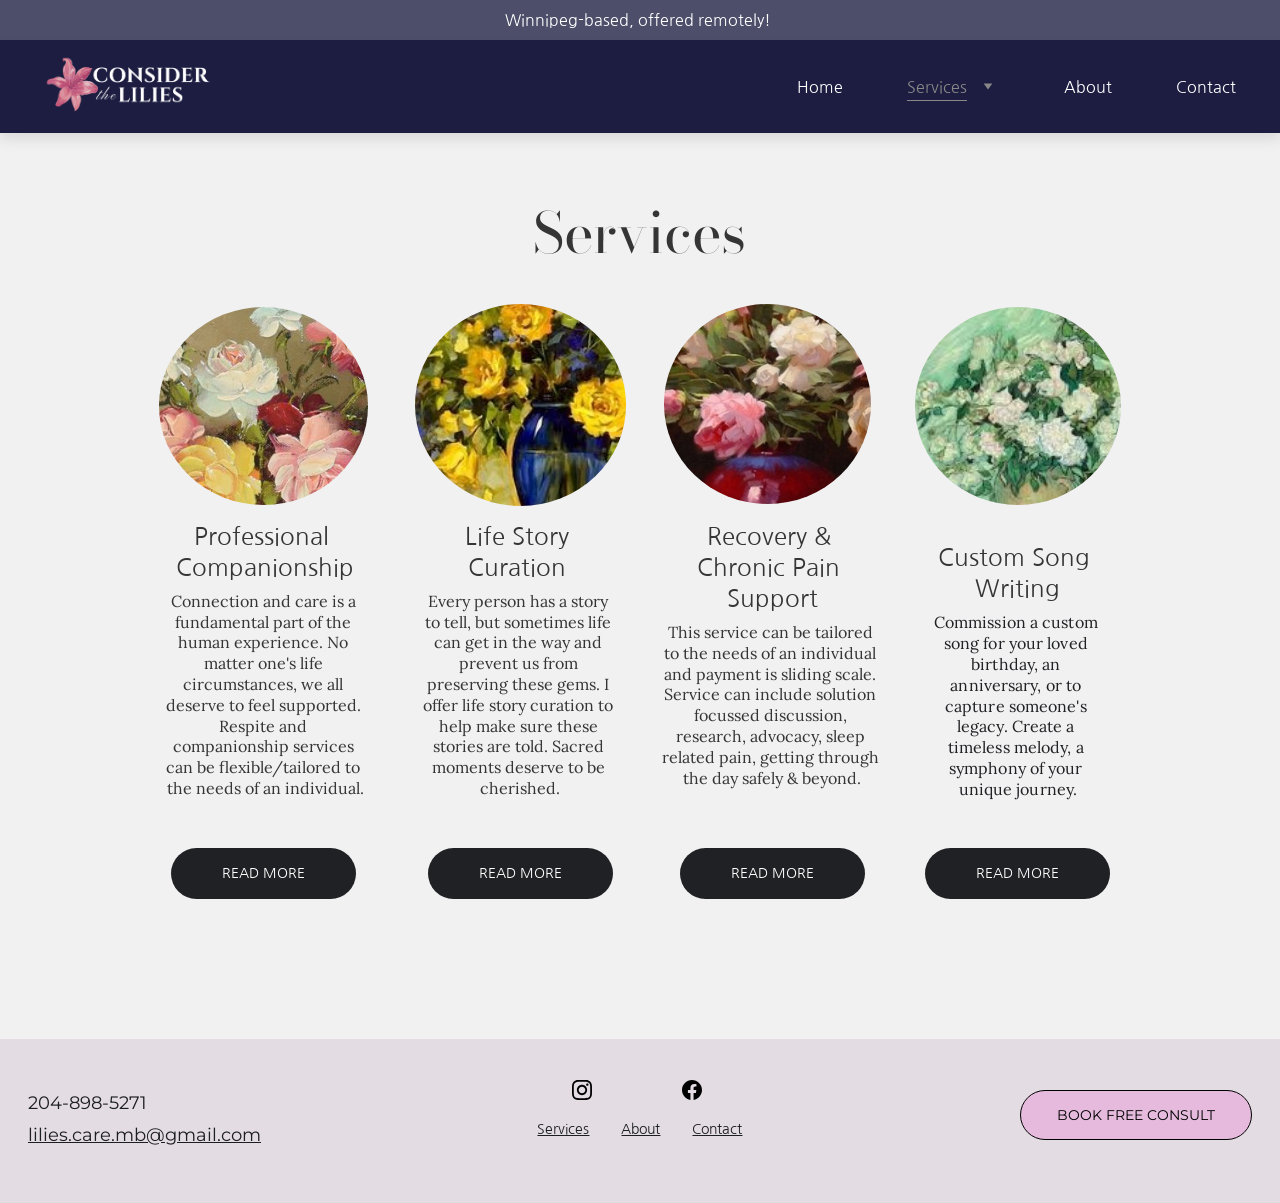
<file: services.html>
<!DOCTYPE html>
<!-- saved from url=(0051)https://www.consider-the-lilies.ca/support-services -->
<html lang="en"><head><meta http-equiv="Content-Type" content="text/html; charset=UTF-8"><meta name="viewport" content="width=device-width, initial-scale=1.0"><script type="application/ld+json">{"@context":"https://schema.org/","name":"Companionship \u0026 Support Services | Consider the Lilies","url":"https://www.consider-the-lilies.ca/support-services","description":"Consider the Lilies offers care services in Winnipeg, including end-of-life doula care, companionship, and chronic pain support services. Improve your quality of life with our compassionate care s...","image":"https://www.consider-the-lilies.ca/assets-home/thisone-A0xN4enNOEIJx6e4.png","inLanguage":"en","keywords":["support services","Winnipeg","companionship"],"@type":"WebPage"}</script><!--[--><!--[--><!--]--><!--[--><link rel="alternate" hreflang="x-default" href="services.html"><!--]--><link href="./assets-services/font-faces.css" rel="preconnect" crossorigin="true"><link href="./assets-services/font-faces.css" rel="preload" as="style"><link href="./assets-services/font-faces.css" rel="stylesheet" referrerpolicy="no-referrer"><title>Companionship &amp; Support Services | Consider the Lilies | Consider the Lilies Care Services - Winnipeg, MB</title><meta name="description" content="Consider the Lilies offers care services in Winnipeg, including end-of-life doula care, companionship, and chronic pain support services. Improve your quality of life with our compassionate care s..."><link rel="icon" type="image/jpeg" sizes="16x16" href="assets/favicon.jpg"><link rel="icon" type="image/jpeg" sizes="32x32" href="assets/favicon.jpg"><link rel="icon" type="image/jpeg" sizes="192x192" href="assets/favicon.jpg"><link rel="apple-touch-icon" href="assets/favicon.jpg"><meta content="https://www.consider-the-lilies.ca/support-services" property="og:url"><link rel="canonical" href="https://www.consider-the-lilies.ca/support-services"><meta content="Companionship &amp; Support Services | Consider the Lilies | Consider the Lilies Care Services - Winnipeg, MB" property="og:title"><meta name="twitter:title" content="Companionship &amp; Support Services | Consider the Lilies | Consider the Lilies Care Services - Winnipeg, MB"><meta content="website" property="og:type"><meta property="og:description" content="Consider the Lilies offers care services in Winnipeg, including end-of-life doula care, companionship, and chronic pain support services. Improve your quality of life with our compassionate care s..."><meta name="twitter:description" content="Consider the Lilies offers care services in Winnipeg, including end-of-life doula care, companionship, and chronic pain support services. Improve your quality of life with our compassionate care s..."><meta property="og:site_name" content="Consider the Lilies Care Services - Winnipeg, MB"><meta name="keywords" content="support services, Winnipeg, companionship"><meta content="https://www.consider-the-lilies.ca/assets-home/thisone-A0xN4enNOEIJx6e4.png" property="og:image"><meta content="https://www.consider-the-lilies.ca/assets-home/thisone-A0xN4enNOEIJx6e4.png" name="twitter:image"><meta content="" property="og:image:alt"><meta content="" name="twitter:image:alt"><meta name="twitter:card" content="summary_large_image"><meta name="robots" content="noindex"><!--]--><script>(function(){const postDate = null;

			const currentDate = new Date().setHours(0, 0, 0, 0);
			const postPublishDate = new Date(postDate).setHours(0, 0, 0, 0);

			if (postPublishDate && currentDate < postPublishDate) {
				window.location.replace('./index.html');
			}
		})();</script><link rel="stylesheet" href="./assets-services/styles.css"><link rel="stylesheet" href="./assets-services/cookieconsent.p7tfYeZO.css"><style>:root{--color-meteorite-dark:#2f1c6a;--color-meteorite-dark-2:#1f1346;--color-meteorite:#8c85ff;--color-meteorite-light:#d5dfff;--color-primary-dark:#5025d1;--color-primary:#673de6;--color-primary-light:#ebe4ff;--color-primary-charts:#b39ef3;--color-danger-dark:#d63163;--color-danger:#fc5185;--color-danger-light:#ffe8ef;--color-danger-charts:#fea8c2;--color-warning-dark:#fea419;--color-warning-dark-2:#9f6000;--color-warning-charts:#ffd28c;--color-warning:#ffcd35;--color-warning-light:#fff8e2;--color-success-dark:#008361;--color-success:#00b090;--color-success-light:#def4f0;--color-dark:#1d1e20;--color-black:#18181a;--color-gray-dark:#36344d;--color-gray:#727586;--color-gray-border:#dadce0;--color-gray-light:#f2f3f6;--color-light:#fff;--color-azure:#357df9;--color-azure-light:#e3ebf9;--color-azure-dark:#265ab2;--color-indigo:#6366f1;--color-neutral-200:#d8dae0}.whats-app-bubble{z-index:19;cursor:pointer;border-radius:100px;display:flex;position:fixed;bottom:24px;right:20px;box-shadow:0 4px 12px #00000026}#wtpQualitySign_fixedCSS,#wtpQualitySign_popupCSS{bottom:10px!important}#wtpQualitySign_fixedCSS{z-index:17!important}#wtpQualitySign_popupCSS{z-index:18!important}
</style><script data-el-id="script-consent-default">window.dataLayer = window.dataLayer || [];
	function gtag(){dataLayer.push(arguments);}
	gtag('consent', 'default', {"analytics_storage":"denied","ad_storage":"denied","ad_user_data":"denied","ad_personalization":"denied","functionality_storage":"denied","personalization_storage":"denied","security_storage":"granted"});</script><style id="cc-custom-theme">#cc-main { --cc-btn-primary-bg: rgb(0, 0, 0); --cc-toggle-on-bg: rgb(0, 0, 0); --cc-btn-primary-hover-bg: rgb(29, 30, 32); --cc-btn-primary-color: rgb(255, 255, 255); --cc-btn-secondary-bg: white; --cc-btn-secondary-hover-bg: rgb(240, 240, 240); --cc-font-family: 'Nanum Gothic', sans-serif; } #cc-main .cm__btn, #cc-main .pm__btn { border-radius: 999px; }</style></head><body><div><style>astro-island,astro-slot,astro-static-slot{display:contents}</style><astro-island uid="Z1tXxv1" component-export="default" props="{&quot;page-noindex&quot;:[0,true],&quot;canonical-url&quot;:[0,&quot;https://www.consider-the-lilies.ca/support-services&quot;],&quot;site-meta&quot;:[0,{&quot;version&quot;:[0,201],&quot;template&quot;:[0,&quot;blankservicetemplate&quot;],&quot;metaTitle&quot;:[0,&quot;Consider the Lilies Care Services - Winnipeg, MB&quot;],&quot;ogImageAlt&quot;:[0,&quot;&quot;],&quot;buttonSetId&quot;:[0,&quot;0&quot;],&quot;faviconPath&quot;:[0,&quot;untitled-design-YanBjMZgjrHvyovy.jpg&quot;],&quot;ogImagePath&quot;:[0,&quot;8-tshgucrqrehpuec-AQE4NXbJQoFZ7ypD.png&quot;],&quot;defaultLocale&quot;:[0,&quot;system&quot;],&quot;faviconOrigin&quot;:[0,&quot;assets&quot;],&quot;ogImageOrigin&quot;:[0,&quot;assets&quot;],&quot;ecommerceStoreId&quot;:[0,&quot;store_01HGW3P2VCSK532CEDE9XVWPZ8&quot;],&quot;isCookieBarEnabled&quot;:[0,true],&quot;isPrivateModeActive&quot;:[0,false],&quot;demoEcommerceStoreId&quot;:[0,&quot;demo_01G0E9P2R0CFTNBWEEFCEV8EG5&quot;],&quot;shouldAddWWWPrefixToDomain&quot;:[0,true]}],&quot;domain&quot;:[0,&quot;www.consider-the-lilies.ca&quot;]}" client="only" opts="{&quot;name&quot;:&quot;ClientHead&quot;,&quot;value&quot;:&quot;vue&quot;}" data-v-app=""><div></div></astro-island><astro-island uid="Z1l2jrQ" prefix="s1" component-export="default" props="{&quot;pageData&quot;:[0,{&quot;pages&quot;:[0,{&quot;home&quot;:[0,{&quot;type&quot;:[0,&quot;default&quot;],&quot;name&quot;:[0,&quot;Home&quot;],&quot;slug&quot;:[0,&quot;&quot;]}],&quot;z1SyUg&quot;:[0,{&quot;type&quot;:[0,&quot;default&quot;],&quot;name&quot;:[0,&quot;Custom Songs&quot;],&quot;slug&quot;:[0,&quot;custom-song-writing&quot;]}],&quot;z3RoZ7&quot;:[0,{&quot;type&quot;:[0,&quot;default&quot;],&quot;name&quot;:[0,&quot;Life Story Curation&quot;],&quot;slug&quot;:[0,&quot;life-story-curation&quot;]}],&quot;zZDAJn&quot;:[0,{&quot;type&quot;:[0,&quot;default&quot;],&quot;name&quot;:[0,&quot;About&quot;],&quot;slug&quot;:[0,&quot;about&quot;]}],&quot;zcMMs9&quot;:[0,{&quot;type&quot;:[0,&quot;default&quot;],&quot;name&quot;:[0,&quot;Recovery &amp; Illness Support&quot;],&quot;slug&quot;:[0,&quot;recovery-and-illness-support&quot;]}],&quot;ztuFv4&quot;:[0,{&quot;type&quot;:[0,&quot;default&quot;],&quot;name&quot;:[0,&quot;Sleep Pain Support&quot;],&quot;slug&quot;:[0,&quot;sleep-neck-pain-support&quot;]}],&quot;zujV5I&quot;:[0,{&quot;type&quot;:[0,&quot;default&quot;],&quot;name&quot;:[0,&quot;Companionship&quot;],&quot;slug&quot;:[0,&quot;companionship-services&quot;]}],&quot;Dl3R79bXy&quot;:[0,{&quot;type&quot;:[0,&quot;default&quot;],&quot;name&quot;:[0,&quot;Contact&quot;],&quot;slug&quot;:[0,&quot;contact&quot;]}],&quot;page_toIPvwTGgmcU-5zpjx6YB&quot;:[0,{&quot;meta&quot;:[0,{&quot;title&quot;:[0,&quot;Companionship &amp; Support Services | Consider the Lilies&quot;],&quot;noindex&quot;:[0,true],&quot;keywords&quot;:[1,[[0,&quot;support services&quot;],[0,&quot;Winnipeg&quot;],[0,&quot;companionship&quot;]]],&quot;ogImageAlt&quot;:[0,&quot;&quot;],&quot;description&quot;:[0,&quot;Consider the Lilies offers care services in Winnipeg, including end-of-life doula care, companionship, and chronic pain support services. Improve your quality of life with our compassionate care s...&quot;],&quot;focusKeyword&quot;:[0,&quot;support services&quot;]}],&quot;name&quot;:[0,&quot;Services&quot;],&quot;slug&quot;:[0,&quot;support-services&quot;],&quot;type&quot;:[0,&quot;default&quot;],&quot;blocks&quot;:[1,[[0,&quot;zDeXAE&quot;]]],&quot;hiddenSlots&quot;:[1,[]]}]}],&quot;blocks&quot;:[0,{&quot;header&quot;:[0,{&quot;slot&quot;:[0,&quot;header&quot;],&quot;type&quot;:[0,&quot;BlockNavigation&quot;],&quot;mobile&quot;:[0,{&quot;height&quot;:[0,54],&quot;logoHeight&quot;:[0,24]}],&quot;desktop&quot;:[0,{&quot;height&quot;:[0,93],&quot;logoHeight&quot;:[0,63]}],&quot;settings&quot;:[0,{&quot;styles&quot;:[0,{&quot;width&quot;:[0,&quot;1240px&quot;],&quot;padding&quot;:[0,&quot;15px 16px 15px 16px&quot;],&quot;logo-width&quot;:[0,&quot;172px&quot;],&quot;cartIconSize&quot;:[0,&quot;24px&quot;],&quot;link-spacing&quot;:[0,&quot;64px&quot;],&quot;m-logo-width&quot;:[0,&quot;64px&quot;],&quot;m-link-spacing&quot;:[0,&quot;24px&quot;],&quot;element-spacing&quot;:[0,&quot;24px&quot;],&quot;contrastBackgroundColor&quot;:[0,&quot;rgb(47, 48, 107)&quot;]}],&quot;cartText&quot;:[0,&quot;Shopping bag&quot;],&quot;isSticky&quot;:[0,true],&quot;showLogo&quot;:[0,true],&quot;headerLayout&quot;:[0,&quot;desktop-1&quot;],&quot;isCartVisible&quot;:[0,true],&quot;logoImagePath&quot;:[0,&quot;slkjdhgsd-mp8nX3b9PKce84oy.png&quot;],&quot;mHeaderLayout&quot;:[0,&quot;mobile-1&quot;],&quot;logoImageOrigin&quot;:[0,&quot;assets&quot;],&quot;mobileLinksAlignment&quot;:[0,&quot;right&quot;]}],&quot;zindexes&quot;:[1,[]],&quot;background&quot;:[0,{&quot;color&quot;:[0,&quot;rgb(28, 29, 64)&quot;],&quot;current&quot;:[0,&quot;color&quot;],&quot;isTransparent&quot;:[0,false]}],&quot;components&quot;:[1,[]],&quot;fontFamily&quot;:[0,&quot;Nanum Gothic&quot;],&quot;fontWeight&quot;:[0,400],&quot;logoAspectRatio&quot;:[0,2.751031636863824],&quot;navLinkTextColor&quot;:[0,&quot;rgb(255, 255, 255)&quot;],&quot;navLinkTextColorHover&quot;:[0,&quot;rgb(136, 136, 136)&quot;]}],&quot;zDeXAE&quot;:[0,{&quot;type&quot;:[0,&quot;BlockLayout&quot;],&quot;mobile&quot;:[0,{&quot;minHeight&quot;:[0,1324]}],&quot;desktop&quot;:[0,{&quot;minHeight&quot;:[0,906]}],&quot;settings&quot;:[0,{&quot;styles&quot;:[0,{&quot;cols&quot;:[0,&quot;12&quot;],&quot;rows&quot;:[0,14],&quot;width&quot;:[0,&quot;1224px&quot;],&quot;m-rows&quot;:[0,&quot;1&quot;],&quot;col-gap&quot;:[0,&quot;24px&quot;],&quot;row-gap&quot;:[0,&quot;16px&quot;],&quot;row-size&quot;:[0,&quot;48px&quot;],&quot;column-gap&quot;:[0,&quot;24px&quot;],&quot;block-padding&quot;:[0,&quot;16px 0 16px 0&quot;],&quot;m-block-padding&quot;:[0,&quot;40px 16px 40px 16px&quot;],&quot;oldContentWidth&quot;:[0,&quot;1600px&quot;]}]}],&quot;zindexes&quot;:[1,[[0,&quot;zcTFQb&quot;],[0,&quot;z6JKvL&quot;],[0,&quot;zKhgob&quot;],[0,&quot;zKJZjZ&quot;],[0,&quot;zInPO5&quot;],[0,&quot;zkupoL&quot;],[0,&quot;znnkg-&quot;],[0,&quot;zBSfkY&quot;],[0,&quot;zQq-1S&quot;],[0,&quot;zXz14o&quot;],[0,&quot;zsppgV&quot;],[0,&quot;zR9NPe&quot;],[0,&quot;zQ2U_B&quot;],[0,&quot;zSAnVw&quot;],[0,&quot;zBfD1S&quot;]]],&quot;background&quot;:[0,{&quot;color&quot;:[0,&quot;rgb(241, 241, 241)&quot;],&quot;current&quot;:[0,&quot;color&quot;]}],&quot;components&quot;:[1,[[0,&quot;zKJZjZ&quot;],[0,&quot;zkupoL&quot;],[0,&quot;zBSfkY&quot;],[0,&quot;zQq-1S&quot;],[0,&quot;zInPO5&quot;],[0,&quot;zKhgob&quot;],[0,&quot;znnkg-&quot;],[0,&quot;zXz14o&quot;],[0,&quot;zsppgV&quot;],[0,&quot;zR9NPe&quot;],[0,&quot;zQ2U_B&quot;],[0,&quot;zSAnVw&quot;],[0,&quot;zBfD1S&quot;],[0,&quot;z6JKvL&quot;],[0,&quot;zcTFQb&quot;]]],&quot;initialBlockId&quot;:[0,&quot;dlfOqJh1EA&quot;]}],&quot;zctw31&quot;:[0,{&quot;slot&quot;:[0,&quot;footer&quot;],&quot;type&quot;:[0,&quot;BlockLayout&quot;],&quot;mobile&quot;:[0,{&quot;minHeight&quot;:[0,277]}],&quot;desktop&quot;:[0,{&quot;minHeight&quot;:[0,164]}],&quot;settings&quot;:[0,{&quot;styles&quot;:[0,{&quot;cols&quot;:[0,&quot;12&quot;],&quot;rows&quot;:[0,7],&quot;width&quot;:[0,&quot;1224px&quot;],&quot;m-rows&quot;:[0,&quot;1&quot;],&quot;col-gap&quot;:[0,&quot;24px&quot;],&quot;row-gap&quot;:[0,&quot;16px&quot;],&quot;row-size&quot;:[0,&quot;48px&quot;],&quot;column-gap&quot;:[0,&quot;24px&quot;],&quot;block-padding&quot;:[0,&quot;16px 0 16px 0&quot;],&quot;m-block-padding&quot;:[0,&quot;40px 16px 40px 16px&quot;]}]}],&quot;zindexes&quot;:[1,[[0,&quot;zlhbIX&quot;],[0,&quot;z-3jcn&quot;],[0,&quot;z84M2k&quot;],[0,&quot;z2B2vZ&quot;]]],&quot;background&quot;:[0,{&quot;color&quot;:[0,&quot;rgb(227, 221, 227)&quot;],&quot;current&quot;:[0,&quot;color&quot;]}],&quot;components&quot;:[1,[[0,&quot;zlhbIX&quot;],[0,&quot;z-3jcn&quot;],[0,&quot;z84M2k&quot;],[0,&quot;z2B2vZ&quot;]]],&quot;initialBlockId&quot;:[0,&quot;uidC8frQP&quot;]}],&quot;stickyBar&quot;:[0,{&quot;type&quot;:[0,&quot;BlockStickyBar&quot;],&quot;items&quot;:[1,[[0,{&quot;type&quot;:[0,&quot;text&quot;],&quot;content&quot;:[0,&quot;&lt;p dir=\&quot;auto\&quot; style=\&quot;color: rgb(255, 255, 255); --lineHeightDesktop: 1.3; --fontSizeDesktop: 16px\&quot; class=\&quot;body-small\&quot;&gt;&lt;span style=\&quot;font-family: Nanum\\ Gothic; font-weight: 400\&quot;&gt;Winnipeg-based, offered remotely! &lt;/span&gt;&lt;/p&gt;&quot;]}]]],&quot;mobile&quot;:[0,{&quot;minHeight&quot;:[0,40]}],&quot;desktop&quot;:[0,{&quot;minHeight&quot;:[0,40]}],&quot;settings&quot;:[0,{&quot;styles&quot;:[0,{&quot;block-padding&quot;:[0,&quot;0&quot;],&quot;m-block-padding&quot;:[0,&quot;0 16px&quot;]}]}],&quot;zindexes&quot;:[1,[]],&quot;animation&quot;:[0,{&quot;name&quot;:[0,&quot;slide&quot;],&quot;type&quot;:[0,&quot;global&quot;]}],&quot;background&quot;:[0,{&quot;color&quot;:[0,&quot;rgba(28, 29, 64, 0.78)&quot;],&quot;current&quot;:[0,&quot;color&quot;]}],&quot;components&quot;:[1,[]]}]}],&quot;elements&quot;:[0,{&quot;z-3jcn&quot;:[0,{&quot;type&quot;:[0,&quot;GridTextBox&quot;],&quot;mobile&quot;:[0,{&quot;top&quot;:[0,82],&quot;left&quot;:[0,0],&quot;width&quot;:[0,328],&quot;height&quot;:[0,57]}],&quot;content&quot;:[0,&quot;&lt;p dir=\&quot;auto\&quot; style=\&quot;--lineHeightDesktop: 1.3; --fontSizeDesktop: 18px; margin-bottom: 8px;\&quot; class=\&quot;body\&quot;&gt;&lt;span style=\&quot;font-family: Montserrat; font-weight: 400;\&quot;&gt;204-898-5271&lt;/span&gt;&lt;/p&gt;&lt;p dir=\&quot;auto\&quot; style=\&quot;--lineHeightDesktop: 1.3; --fontSizeDesktop: 18px;\&quot; class=\&quot;body\&quot;&gt;&lt;span style=\&quot;font-family: Montserrat; font-weight: 400;\&quot;&gt;&lt;u&gt;&lt;a target=\&quot;_blank\&quot; rel=\&quot;nofollow\&quot; href=\&quot;mailto:lilies.care.mb@gmail.com\&quot; style=\&quot;text-decoration: none;\&quot;&gt;lilies.care.mb@gmail.com&lt;/a&gt;&lt;/u&gt;&lt;/span&gt;&lt;/p&gt;&quot;],&quot;desktop&quot;:[0,{&quot;top&quot;:[0,52],&quot;left&quot;:[0,0],&quot;width&quot;:[0,400],&quot;height&quot;:[0,56]}],&quot;settings&quot;:[0,{&quot;styles&quot;:[0,{&quot;text&quot;:[0,&quot;left&quot;],&quot;align&quot;:[0,&quot;flex-start&quot;],&quot;m-text&quot;:[0,&quot;center&quot;],&quot;justify&quot;:[0,&quot;flex-start&quot;],&quot;m-element-margin&quot;:[0,&quot;0 0 16px 0&quot;]}]}],&quot;animation&quot;:[0,{&quot;name&quot;:[0,&quot;slide&quot;],&quot;type&quot;:[0,&quot;global&quot;]}],&quot;initialElementId&quot;:[0,&quot;zdtEt_&quot;]}],&quot;z2B2vZ&quot;:[0,{&quot;type&quot;:[0,&quot;GridSocialIcons&quot;],&quot;links&quot;:[1,[[0,{&quot;svg&quot;:[0,&quot;&lt;svg width=\&quot;24\&quot; height=\&quot;24\&quot; viewBox=\&quot;0 0 24 24\&quot; fill=\&quot;none\&quot; xmlns=\&quot;http://www.w3.org/2000/svg\&quot;&gt;\n&lt;path d=\&quot;M12.0027 5.84808C8.59743 5.84808 5.85075 8.59477 5.85075 12C5.85075 15.4053 8.59743 18.1519 12.0027 18.1519C15.4079 18.1519 18.1546 15.4053 18.1546 12C18.1546 8.59477 15.4079 5.84808 12.0027 5.84808ZM12.0027 15.9996C9.80212 15.9996 8.00312 14.2059 8.00312 12C8.00312 9.7941 9.79677 8.00046 12.0027 8.00046C14.2086 8.00046 16.0022 9.7941 16.0022 12C16.0022 14.2059 14.2032 15.9996 12.0027 15.9996ZM19.8412 5.59644C19.8412 6.39421 19.1987 7.03135 18.4062 7.03135C17.6085 7.03135 16.9713 6.38885 16.9713 5.59644C16.9713 4.80402 17.6138 4.16153 18.4062 4.16153C19.1987 4.16153 19.8412 4.80402 19.8412 5.59644ZM23.9157 7.05277C23.8247 5.13063 23.3856 3.42801 21.9775 2.02522C20.5747 0.622429 18.8721 0.183388 16.9499 0.0870135C14.9689 -0.0254238 9.03112 -0.0254238 7.05008 0.0870135C5.1333 0.178034 3.43068 0.617075 2.02253 2.01986C0.614389 3.42265 0.180703 5.12527 0.0843279 7.04742C-0.0281093 9.02845 -0.0281093 14.9662 0.0843279 16.9472C0.175349 18.8694 0.614389 20.572 2.02253 21.9748C3.43068 23.3776 5.12794 23.8166 7.05008 23.913C9.03112 24.0254 14.9689 24.0254 16.9499 23.913C18.8721 23.822 20.5747 23.3829 21.9775 21.9748C23.3803 20.572 23.8193 18.8694 23.9157 16.9472C24.0281 14.9662 24.0281 9.03381 23.9157 7.05277ZM21.3564 19.0728C20.9388 20.1223 20.1303 20.9307 19.0755 21.3537C17.496 21.9802 13.7481 21.8356 12.0027 21.8356C10.2572 21.8356 6.50396 21.9748 4.92984 21.3537C3.88042 20.9361 3.07195 20.1276 2.64897 19.0728C2.02253 17.4934 2.16709 13.7455 2.16709 12C2.16709 10.2546 2.02789 6.50129 2.64897 4.92717C3.06659 3.87776 3.87507 3.06928 4.92984 2.6463C6.50931 2.01986 10.2572 2.16443 12.0027 2.16443C13.7481 2.16443 17.5014 2.02522 19.0755 2.6463C20.1249 3.06392 20.9334 3.8724 21.3564 4.92717C21.9828 6.50665 21.8383 10.2546 21.8383 12C21.8383 13.7455 21.9828 17.4987 21.3564 19.0728Z\&quot; fill=\&quot;currentColor\&quot;&gt;&lt;/path&gt;\n&lt;/svg&gt;\n&quot;],&quot;icon&quot;:[0,&quot;instagram&quot;],&quot;link&quot;:[0,&quot;https://www.instagram.com/lilies.care&quot;]}],[0,{&quot;svg&quot;:[0,&quot;&lt;svg width=\&quot;24\&quot; height=\&quot;24\&quot; viewBox=\&quot;0 0 24 24\&quot; fill=\&quot;none\&quot; xmlns=\&quot;http://www.w3.org/2000/svg\&quot;&gt;\n&lt;path d=\&quot;M24 12.0726C24 5.44354 18.629 0.0725708 12 0.0725708C5.37097 0.0725708 0 5.44354 0 12.0726C0 18.0619 4.38823 23.0264 10.125 23.9274V15.5414H7.07661V12.0726H10.125V9.4287C10.125 6.42144 11.9153 4.76031 14.6574 4.76031C15.9706 4.76031 17.3439 4.99451 17.3439 4.99451V7.94612H15.8303C14.34 7.94612 13.875 8.87128 13.875 9.82015V12.0726H17.2031L16.6708 15.5414H13.875V23.9274C19.6118 23.0264 24 18.0619 24 12.0726Z\&quot; fill=\&quot;currentColor\&quot;&gt;&lt;/path&gt;\n&lt;/svg&gt;\n&quot;],&quot;icon&quot;:[0,&quot;facebook&quot;],&quot;link&quot;:[0,&quot;https://www.facebook.com/profile.php?id=61561149473882&quot;]}]]],&quot;mobile&quot;:[0,{&quot;top&quot;:[0,44],&quot;left&quot;:[0,115],&quot;width&quot;:[0,99],&quot;height&quot;:[0,20]}],&quot;desktop&quot;:[0,{&quot;top&quot;:[0,41],&quot;left&quot;:[0,509],&quot;width&quot;:[0,200],&quot;height&quot;:[0,20]}],&quot;settings&quot;:[0,{&quot;styles&quot;:[0,{&quot;align&quot;:[0,&quot;&quot;],&quot;justify&quot;:[0,&quot;center&quot;],&quot;icon-size&quot;:[0,&quot;20px&quot;],&quot;icon-color&quot;:[0,&quot;rgb(0, 0, 0)&quot;],&quot;icon-spacing&quot;:[0,&quot;space-around&quot;],&quot;icon-direction&quot;:[0,&quot;row&quot;],&quot;icon-color-hover&quot;:[0,&quot;rgb(58, 58, 58)&quot;],&quot;m-element-margin&quot;:[0,&quot;0 0 16px 0&quot;],&quot;space-between-icons&quot;:[0,&quot;20px&quot;]}],&quot;useBrandColors&quot;:[0,false]}],&quot;animation&quot;:[0,{&quot;name&quot;:[0,&quot;slide&quot;],&quot;type&quot;:[0,&quot;global&quot;]}]}],&quot;z6JKvL&quot;:[0,{&quot;rel&quot;:[0,&quot;nofollow&quot;],&quot;type&quot;:[0,&quot;GridImage&quot;],&quot;mobile&quot;:[0,{&quot;top&quot;:[0,1262],&quot;left&quot;:[0,0],&quot;width&quot;:[0,21],&quot;height&quot;:[0,20],&quot;isHidden&quot;:[0,true]}],&quot;desktop&quot;:[0,{&quot;top&quot;:[0,297],&quot;left&quot;:[0,196],&quot;width&quot;:[0,27],&quot;height&quot;:[0,18],&quot;isHidden&quot;:[0,false],&quot;borderRadius&quot;:[0,&quot;0px&quot;]}],&quot;settings&quot;:[0,{&quot;alt&quot;:[0,&quot;&quot;],&quot;path&quot;:[0,&quot;untitled-design-AGBGp4gDlQIZ8yBR.jpg&quot;],&quot;origin&quot;:[0,&quot;assets&quot;],&quot;styles&quot;:[0,{&quot;align&quot;:[0,&quot;center&quot;],&quot;justify&quot;:[0,&quot;center&quot;],&quot;m-element-margin&quot;:[0,&quot;0 0 16px 0&quot;]}],&quot;clickAction&quot;:[0,&quot;none&quot;]}],&quot;animation&quot;:[0,{&quot;name&quot;:[0,&quot;slide&quot;],&quot;type&quot;:[0,&quot;global&quot;]}],&quot;initialElementId&quot;:[0,&quot;zzyTJN&quot;],&quot;fullResolutionWidth&quot;:[0,48],&quot;fullResolutionHeight&quot;:[0,48]}],&quot;z84M2k&quot;:[0,{&quot;rel&quot;:[0,&quot;nofollow&quot;],&quot;href&quot;:[0,&quot;http://consider-the-lilies-care-services.square.site/&quot;],&quot;type&quot;:[0,&quot;GridButton&quot;],&quot;mobile&quot;:[0,{&quot;top&quot;:[0,154],&quot;left&quot;:[0,64],&quot;width&quot;:[0,200],&quot;height&quot;:[0,55]}],&quot;target&quot;:[0,&quot;_blank&quot;],&quot;content&quot;:[0,&quot;book free consult&quot;],&quot;desktop&quot;:[0,{&quot;top&quot;:[0,51],&quot;left&quot;:[0,992],&quot;width&quot;:[0,232],&quot;height&quot;:[0,50]}],&quot;linkType&quot;:[0,&quot;external&quot;],&quot;settings&quot;:[0,{&quot;type&quot;:[0,&quot;primary&quot;],&quot;styles&quot;:[0,{&quot;align&quot;:[0,&quot;center&quot;],&quot;justify&quot;:[0,&quot;center&quot;],&quot;m-element-margin&quot;:[0,&quot;0 0 16px 0&quot;]}]}],&quot;animation&quot;:[0,{&quot;name&quot;:[0,&quot;slide&quot;],&quot;type&quot;:[0,&quot;global&quot;]}],&quot;fontColor&quot;:[0,&quot;rgb(0, 0, 0)&quot;],&quot;fontFamily&quot;:[0,&quot;Montserrat&quot;],&quot;fontWeight&quot;:[0,400],&quot;borderColor&quot;:[0,&quot;rgb(0, 0, 0)&quot;],&quot;borderWidth&quot;:[0,1],&quot;borderRadius&quot;:[0,25],&quot;fontColorHover&quot;:[0,&quot;rgb(255, 255, 255)&quot;],&quot;backgroundColor&quot;:[0,&quot;rgba(230, 177, 219, 0.78)&quot;],&quot;borderColorHover&quot;:[0,&quot;rgb(0, 0, 0)&quot;],&quot;initialElementId&quot;:[0,&quot;zkAEkx&quot;],&quot;backgroundColorHover&quot;:[0,&quot;rgb(29, 30, 32)&quot;]}],&quot;zBSfkY&quot;:[0,{&quot;type&quot;:[0,&quot;GridTextBox&quot;],&quot;mobile&quot;:[0,{&quot;top&quot;:[0,472],&quot;left&quot;:[0,9],&quot;width&quot;:[0,311],&quot;height&quot;:[0,159]}],&quot;content&quot;:[0,&quot;&lt;h6 dir=\&quot;auto\&quot; style=\&quot;color: rgb(53, 53, 53);\&quot;&gt;&lt;span style=\&quot;color: rgb(53, 53, 53);\&quot;&gt;Life Story Curation&amp;nbsp;&lt;/span&gt;&lt;/h6&gt;&lt;p dir=\&quot;auto\&quot; style=\&quot;color: rgb(53, 53, 53); --lineHeightMobile: 1.3; --lineHeightDesktop: 1.3; --fontSizeMobile: 16px; --fontSizeDesktop: 16px;\&quot; class=\&quot;body-small\&quot;&gt;Every person has a story to tell, but sometimes life can get in the way and prevent us from preserving these gems. I offer life story curation to help make sure these stories are told. Sacred moments deserve to be cherished.&lt;/p&gt;&quot;],&quot;desktop&quot;:[0,{&quot;top&quot;:[0,387],&quot;left&quot;:[0,394],&quot;width&quot;:[0,197],&quot;height&quot;:[0,278]}],&quot;settings&quot;:[0,{&quot;styles&quot;:[0,{&quot;text&quot;:[0,&quot;center&quot;],&quot;align&quot;:[0,&quot;flex-start&quot;],&quot;justify&quot;:[0,&quot;flex-start&quot;],&quot;m-element-margin&quot;:[0,&quot;0 0 40px 0&quot;]}]}],&quot;animation&quot;:[0,{&quot;name&quot;:[0,&quot;slide&quot;],&quot;type&quot;:[0,&quot;global&quot;]}],&quot;initialElementId&quot;:[0,&quot;element_5mEKBJPXSDqn42vflUWwa&quot;]}],&quot;zBfD1S&quot;:[0,{&quot;type&quot;:[0,&quot;GridTextBox&quot;],&quot;mobile&quot;:[0,{&quot;top&quot;:[0,90],&quot;left&quot;:[0,41],&quot;width&quot;:[0,247],&quot;height&quot;:[0,52],&quot;isHidden&quot;:[0,false]}],&quot;content&quot;:[0,&quot;&lt;h2 dir=\&quot;auto\&quot;&gt;&lt;span style=\&quot;color: rgb(53, 53, 53); font-family: &amp;quot;Bodoni Moda&amp;quot;; font-weight: 400;\&quot;&gt;Services&lt;/span&gt;&lt;/h2&gt;&quot;],&quot;desktop&quot;:[0,{&quot;top&quot;:[0,64],&quot;left&quot;:[0,166],&quot;width&quot;:[0,892],&quot;height&quot;:[0,81]}],&quot;settings&quot;:[0,{&quot;styles&quot;:[0,{&quot;text&quot;:[0,&quot;center&quot;],&quot;align&quot;:[0,&quot;flex-start&quot;],&quot;m-text&quot;:[0,&quot;center&quot;],&quot;justify&quot;:[0,&quot;center&quot;],&quot;m-element-margin&quot;:[0,&quot;0 0 40px 0&quot;]}]}],&quot;animation&quot;:[0,{&quot;name&quot;:[0,&quot;slide&quot;],&quot;type&quot;:[0,&quot;global&quot;]}],&quot;initialElementId&quot;:[0,&quot;lJ0MD3PW5&quot;]}],&quot;zInPO5&quot;:[0,{&quot;rel&quot;:[0,&quot;&quot;],&quot;href&quot;:[0,&quot;recovery-illness-support.html&quot;],&quot;type&quot;:[0,&quot;GridImage&quot;],&quot;mobile&quot;:[0,{&quot;top&quot;:[0,754],&quot;left&quot;:[0,0],&quot;width&quot;:[0,328],&quot;height&quot;:[0,359],&quot;isHidden&quot;:[0,true],&quot;borderRadius&quot;:[0,&quot;50%&quot;]}],&quot;target&quot;:[0,&quot;_self&quot;],&quot;desktop&quot;:[0,{&quot;top&quot;:[0,171],&quot;crop&quot;:[0,{&quot;top&quot;:[0,37.41715758468335],&quot;left&quot;:[0,47.48872437074685],&quot;scale&quot;:[0,1.81]}],&quot;left&quot;:[0,636],&quot;width&quot;:[0,207],&quot;height&quot;:[0,199],&quot;borderRadius&quot;:[0,&quot;50%&quot;]}],&quot;linkType&quot;:[0,&quot;page&quot;],&quot;settings&quot;:[0,{&quot;alt&quot;:[0,&quot;&quot;],&quot;path&quot;:[0,&quot;5b29775c364680c1b89339994234dd5f-m5KpeGy5qNuzy3ej.jpeg&quot;],&quot;origin&quot;:[0,&quot;assets&quot;],&quot;styles&quot;:[0,{&quot;align&quot;:[0,&quot;center&quot;],&quot;justify&quot;:[0,&quot;center&quot;],&quot;m-element-margin&quot;:[0,&quot;0 0 16px 0&quot;]}],&quot;target&quot;:[0,&quot;_self&quot;],&quot;clickAction&quot;:[0,&quot;link&quot;]}],&quot;animation&quot;:[0,{&quot;name&quot;:[0,&quot;slide&quot;],&quot;type&quot;:[0,&quot;global&quot;]}],&quot;linkedPageId&quot;:[0,&quot;zcMMs9&quot;],&quot;initialElementId&quot;:[0,&quot;element_WZKA2ttj8d23mmTU2FQAK&quot;],&quot;fullResolutionWidth&quot;:[0,563],&quot;fullResolutionHeight&quot;:[0,677]}],&quot;zKJZjZ&quot;:[0,{&quot;rel&quot;:[0,&quot;&quot;],&quot;href&quot;:[0,&quot;life-story.html&quot;],&quot;type&quot;:[0,&quot;GridImage&quot;],&quot;mobile&quot;:[0,{&quot;top&quot;:[0,995],&quot;left&quot;:[0,26],&quot;width&quot;:[0,276],&quot;height&quot;:[0,81],&quot;isHidden&quot;:[0,true],&quot;borderRadius&quot;:[0,&quot;50%&quot;]}],&quot;target&quot;:[0,&quot;_self&quot;],&quot;desktop&quot;:[0,{&quot;top&quot;:[0,171],&quot;crop&quot;:[0,{&quot;top&quot;:[0,28.520671834625325],&quot;left&quot;:[0,45.40100250626568],&quot;scale&quot;:[0,1.36]}],&quot;left&quot;:[0,387],&quot;width&quot;:[0,211],&quot;height&quot;:[0,201],&quot;borderRadius&quot;:[0,&quot;50%&quot;]}],&quot;linkType&quot;:[0,&quot;page&quot;],&quot;settings&quot;:[0,{&quot;alt&quot;:[0,&quot;&quot;],&quot;path&quot;:[0,&quot;97874f26912bb2a86b7c139951d7f956--yellow-painting-painting-flowers-mk30oEvkO0IMkyrm.jpeg&quot;],&quot;origin&quot;:[0,&quot;assets&quot;],&quot;styles&quot;:[0,{&quot;align&quot;:[0,&quot;center&quot;],&quot;justify&quot;:[0,&quot;center&quot;],&quot;m-element-margin&quot;:[0,&quot;0 0 16px 0&quot;]}],&quot;target&quot;:[0,&quot;_self&quot;],&quot;clickAction&quot;:[0,&quot;link&quot;]}],&quot;animation&quot;:[0,{&quot;name&quot;:[0,&quot;slide&quot;],&quot;type&quot;:[0,&quot;global&quot;]}],&quot;linkedPageId&quot;:[0,&quot;z3RoZ7&quot;],&quot;initialElementId&quot;:[0,&quot;element_qhQfW0TZRdV4MwAkO9MMm&quot;],&quot;fullResolutionWidth&quot;:[0,236],&quot;fullResolutionHeight&quot;:[0,300]}],&quot;zKhgob&quot;:[0,{&quot;rel&quot;:[0,&quot;&quot;],&quot;href&quot;:[0,&quot;companionship.html&quot;],&quot;type&quot;:[0,&quot;GridImage&quot;],&quot;mobile&quot;:[0,{&quot;top&quot;:[0,743],&quot;left&quot;:[0,0],&quot;width&quot;:[0,328],&quot;height&quot;:[0,359],&quot;isHidden&quot;:[0,true],&quot;borderRadius&quot;:[0,&quot;50%&quot;]}],&quot;target&quot;:[0,&quot;_self&quot;],&quot;desktop&quot;:[0,{&quot;top&quot;:[0,174],&quot;crop&quot;:[0,{&quot;top&quot;:[0,18.42105263157895],&quot;left&quot;:[0,50.51408142419378],&quot;scale&quot;:[0,1.85]}],&quot;left&quot;:[0,131],&quot;width&quot;:[0,209],&quot;height&quot;:[0,197],&quot;borderRadius&quot;:[0,&quot;50%&quot;]}],&quot;linkType&quot;:[0,&quot;page&quot;],&quot;settings&quot;:[0,{&quot;alt&quot;:[0,&quot;&quot;],&quot;path&quot;:[0,&quot;9b6515e26b37308fa1fe0de4dc5337eb-AMqpvGxDvnHw4WR0.jpeg&quot;],&quot;origin&quot;:[0,&quot;assets&quot;],&quot;styles&quot;:[0,{&quot;align&quot;:[0,&quot;center&quot;],&quot;justify&quot;:[0,&quot;center&quot;],&quot;m-element-margin&quot;:[0,&quot;0 0 16px 0&quot;]}],&quot;target&quot;:[0,&quot;_self&quot;],&quot;clickAction&quot;:[0,&quot;link&quot;]}],&quot;animation&quot;:[0,{&quot;name&quot;:[0,&quot;slide&quot;],&quot;type&quot;:[0,&quot;global&quot;]}],&quot;linkedPageId&quot;:[0,&quot;zujV5I&quot;],&quot;initialElementId&quot;:[0,&quot;HdWfYfd73&quot;],&quot;fullResolutionWidth&quot;:[0,564],&quot;fullResolutionHeight&quot;:[0,438]}],&quot;zQ2U_B&quot;:[0,{&quot;type&quot;:[0,&quot;GridTextBox&quot;],&quot;mobile&quot;:[0,{&quot;top&quot;:[0,1082],&quot;left&quot;:[0,0],&quot;width&quot;:[0,328],&quot;height&quot;:[0,118]}],&quot;content&quot;:[0,&quot;&lt;h6 dir=\&quot;auto\&quot; style=\&quot;color: rgb(53, 53, 53);\&quot;&gt;&lt;span style=\&quot;color: rgb(53, 53, 53);\&quot;&gt;Custom Song Writing&lt;/span&gt;&lt;/h6&gt;&lt;p dir=\&quot;auto\&quot; style=\&quot;--lineHeightDesktop: 1.3; --fontSizeDesktop: 16px;\&quot; class=\&quot;body-small\&quot;&gt;&lt;span style=\&quot;color: rgb(32, 33, 36); text-transform: none; letter-spacing: 0.1px;\&quot;&gt;Commission a custom song for your loved birthday, an anniversary, or to capture someone&#39;s legacy. Create a timeless melody, a symphony of your unique journey.&lt;/span&gt;&lt;/p&gt;&quot;],&quot;desktop&quot;:[0,{&quot;top&quot;:[0,393],&quot;left&quot;:[0,899],&quot;width&quot;:[0,182],&quot;height&quot;:[0,258]}],&quot;settings&quot;:[0,{&quot;styles&quot;:[0,{&quot;text&quot;:[0,&quot;center&quot;],&quot;align&quot;:[0,&quot;flex-start&quot;],&quot;justify&quot;:[0,&quot;flex-start&quot;],&quot;m-element-margin&quot;:[0,&quot;0 0 40px 0&quot;]}]}],&quot;animation&quot;:[0,{&quot;name&quot;:[0,&quot;slide&quot;],&quot;type&quot;:[0,&quot;global&quot;]}],&quot;initialElementId&quot;:[0,&quot;z3l0FM&quot;]}],&quot;zQq-1S&quot;:[0,{&quot;type&quot;:[0,&quot;GridTextBox&quot;],&quot;mobile&quot;:[0,{&quot;top&quot;:[0,775],&quot;left&quot;:[0,11],&quot;width&quot;:[0,307],&quot;height&quot;:[0,159]}],&quot;content&quot;:[0,&quot;&lt;h6 dir=\&quot;auto\&quot; style=\&quot;color: rgb(53, 53, 53);\&quot;&gt;&lt;span style=\&quot;color: rgb(53, 53, 53);\&quot;&gt;Recovery &amp;amp; Chronic Pain Support&lt;/span&gt;&lt;/h6&gt;&lt;p dir=\&quot;auto\&quot; style=\&quot;color: rgb(53, 53, 53); --lineHeightMobile: 1.3; --lineHeightDesktop: 1.3; --fontSizeMobile: 16px; --fontSizeDesktop: 16px;\&quot; class=\&quot;body-small\&quot;&gt;This service can be tailored to the needs of an individual and payment is sliding scale. Service can include solution focussed discussion, research, advocacy, sleep related pain, getting through the day safely &amp;amp; beyond.&lt;/p&gt;&quot;],&quot;desktop&quot;:[0,{&quot;top&quot;:[0,387],&quot;left&quot;:[0,633],&quot;width&quot;:[0,223],&quot;height&quot;:[0,237]}],&quot;settings&quot;:[0,{&quot;styles&quot;:[0,{&quot;text&quot;:[0,&quot;center&quot;],&quot;align&quot;:[0,&quot;flex-start&quot;],&quot;justify&quot;:[0,&quot;flex-start&quot;],&quot;m-element-margin&quot;:[0,&quot;0 0 40px 0&quot;]}]}],&quot;animation&quot;:[0,{&quot;name&quot;:[0,&quot;slide&quot;],&quot;type&quot;:[0,&quot;global&quot;]}],&quot;initialElementId&quot;:[0,&quot;element_Wrbnn-Vyud2g7wOudlGlt&quot;]}],&quot;zR9NPe&quot;:[0,{&quot;rel&quot;:[0,&quot;&quot;],&quot;href&quot;:[0,&quot;songwriting.html&quot;],&quot;type&quot;:[0,&quot;GridImage&quot;],&quot;mobile&quot;:[0,{&quot;top&quot;:[0,1075],&quot;left&quot;:[0,71],&quot;width&quot;:[0,220],&quot;height&quot;:[0,217],&quot;isHidden&quot;:[0,true],&quot;borderRadius&quot;:[0,&quot;50%&quot;]}],&quot;target&quot;:[0,&quot;_self&quot;],&quot;desktop&quot;:[0,{&quot;top&quot;:[0,174],&quot;crop&quot;:[0,{&quot;top&quot;:[0,32.666666666666664],&quot;left&quot;:[0,35.95505617977528],&quot;scale&quot;:[0,1.43]}],&quot;left&quot;:[0,887],&quot;width&quot;:[0,206],&quot;height&quot;:[0,197],&quot;borderRadius&quot;:[0,&quot;50%&quot;]}],&quot;linkType&quot;:[0,&quot;page&quot;],&quot;settings&quot;:[0,{&quot;alt&quot;:[0,&quot;&quot;],&quot;path&quot;:[0,&quot;images-1-mnlzg6yblLt8Gjje.jpeg&quot;],&quot;origin&quot;:[0,&quot;assets&quot;],&quot;styles&quot;:[0,{&quot;align&quot;:[0,&quot;center&quot;],&quot;justify&quot;:[0,&quot;center&quot;],&quot;m-element-margin&quot;:[0,&quot;0 0 16px 0&quot;]}],&quot;clickAction&quot;:[0,&quot;link&quot;]}],&quot;animation&quot;:[0,{&quot;name&quot;:[0,&quot;slide&quot;],&quot;type&quot;:[0,&quot;global&quot;]}],&quot;linkedPageId&quot;:[0,&quot;z1SyUg&quot;],&quot;initialElementId&quot;:[0,&quot;zR8WpK&quot;],&quot;fullResolutionWidth&quot;:[0,252],&quot;fullResolutionHeight&quot;:[0,200]}],&quot;zSAnVw&quot;:[0,{&quot;href&quot;:[0,&quot;songwriting.html&quot;],&quot;type&quot;:[0,&quot;GridButton&quot;],&quot;mobile&quot;:[0,{&quot;top&quot;:[0,1224],&quot;left&quot;:[0,94],&quot;width&quot;:[0,141],&quot;height&quot;:[0,47]}],&quot;content&quot;:[0,&quot;Read more&quot;],&quot;desktop&quot;:[0,{&quot;top&quot;:[0,684],&quot;left&quot;:[0,897],&quot;width&quot;:[0,185],&quot;height&quot;:[0,51]}],&quot;linkType&quot;:[0,&quot;page&quot;],&quot;settings&quot;:[0,{&quot;type&quot;:[0,&quot;primary&quot;],&quot;styles&quot;:[0,{&quot;align&quot;:[0,&quot;center&quot;],&quot;justify&quot;:[0,&quot;center&quot;],&quot;m-element-margin&quot;:[0,&quot;0 0 16px 0&quot;]}]}],&quot;animation&quot;:[0,{&quot;name&quot;:[0,&quot;slide&quot;],&quot;type&quot;:[0,&quot;global&quot;]}],&quot;fontColor&quot;:[0,&quot;rgb(255, 255, 255)&quot;],&quot;fontFamily&quot;:[0,&quot;Nanum Gothic&quot;],&quot;fontWeight&quot;:[0,400],&quot;borderColor&quot;:[0,&quot;rgba(0, 0, 0, 0)&quot;],&quot;borderWidth&quot;:[0,0],&quot;linkedPageId&quot;:[0,&quot;z1SyUg&quot;],&quot;fontColorHover&quot;:[0,&quot;rgb(255, 255, 255)&quot;],&quot;backgroundColor&quot;:[0,&quot;rgb(32, 33, 36)&quot;],&quot;borderColorHover&quot;:[0,&quot;rgba(0, 0, 0, 0)&quot;],&quot;borderWidthHover&quot;:[0,0],&quot;initialElementId&quot;:[0,&quot;zIJQ2F&quot;],&quot;backgroundColorHover&quot;:[0,&quot;rgb(86, 86, 86)&quot;]}],&quot;zXz14o&quot;:[0,{&quot;href&quot;:[0,&quot;companionship.html&quot;],&quot;type&quot;:[0,&quot;GridButton&quot;],&quot;mobile&quot;:[0,{&quot;top&quot;:[0,344],&quot;left&quot;:[0,90],&quot;width&quot;:[0,147],&quot;height&quot;:[0,47]}],&quot;content&quot;:[0,&quot;Read more&quot;],&quot;desktop&quot;:[0,{&quot;top&quot;:[0,684],&quot;left&quot;:[0,143],&quot;width&quot;:[0,185],&quot;height&quot;:[0,51]}],&quot;linkType&quot;:[0,&quot;page&quot;],&quot;settings&quot;:[0,{&quot;type&quot;:[0,&quot;primary&quot;],&quot;styles&quot;:[0,{&quot;align&quot;:[0,&quot;center&quot;],&quot;justify&quot;:[0,&quot;center&quot;],&quot;m-element-margin&quot;:[0,&quot;0 0 16px 0&quot;]}]}],&quot;animation&quot;:[0,{&quot;name&quot;:[0,&quot;slide&quot;],&quot;type&quot;:[0,&quot;global&quot;]}],&quot;fontColor&quot;:[0,&quot;rgb(255, 255, 255)&quot;],&quot;fontFamily&quot;:[0,&quot;Nanum Gothic&quot;],&quot;fontWeight&quot;:[0,400],&quot;borderColor&quot;:[0,&quot;rgba(0, 0, 0, 0)&quot;],&quot;borderWidth&quot;:[0,0],&quot;linkedPageId&quot;:[0,&quot;zujV5I&quot;],&quot;fontColorHover&quot;:[0,&quot;rgb(255, 255, 255)&quot;],&quot;backgroundColor&quot;:[0,&quot;rgb(32, 33, 36)&quot;],&quot;borderColorHover&quot;:[0,&quot;rgba(0, 0, 0, 0)&quot;],&quot;borderWidthHover&quot;:[0,0],&quot;initialElementId&quot;:[0,&quot;zo8yBY&quot;],&quot;backgroundColorHover&quot;:[0,&quot;rgb(86, 86, 86)&quot;]}],&quot;zcTFQb&quot;:[0,{&quot;rel&quot;:[0,&quot;nofollow&quot;],&quot;type&quot;:[0,&quot;GridImage&quot;],&quot;mobile&quot;:[0,{&quot;top&quot;:[0,1004],&quot;left&quot;:[0,0],&quot;width&quot;:[0,328],&quot;height&quot;:[0,320],&quot;isHidden&quot;:[0,true]}],&quot;desktop&quot;:[0,{&quot;top&quot;:[0,333],&quot;left&quot;:[0,506],&quot;width&quot;:[0,10],&quot;height&quot;:[0,19],&quot;isHidden&quot;:[0,true]}],&quot;settings&quot;:[0,{&quot;alt&quot;:[0,&quot;&quot;],&quot;path&quot;:[0,&quot;untitled-design-YanBjMZgjrHvyovy.jpg&quot;],&quot;origin&quot;:[0,&quot;assets&quot;],&quot;styles&quot;:[0,{&quot;align&quot;:[0,&quot;center&quot;],&quot;justify&quot;:[0,&quot;center&quot;],&quot;m-element-margin&quot;:[0,&quot;0 0 16px 0&quot;]}],&quot;clickAction&quot;:[0,&quot;none&quot;]}],&quot;animation&quot;:[0,{&quot;name&quot;:[0,&quot;slide&quot;],&quot;type&quot;:[0,&quot;global&quot;]}],&quot;initialElementId&quot;:[0,&quot;zbVk4x&quot;],&quot;fullResolutionWidth&quot;:[0,64],&quot;fullResolutionHeight&quot;:[0,64]}],&quot;zkupoL&quot;:[0,{&quot;type&quot;:[0,&quot;GridTextBox&quot;],&quot;mobile&quot;:[0,{&quot;top&quot;:[0,161],&quot;left&quot;:[0,10],&quot;width&quot;:[0,308],&quot;height&quot;:[0,159]}],&quot;content&quot;:[0,&quot;&lt;h6 dir=\&quot;auto\&quot; style=\&quot;color: rgb(53, 53, 53);\&quot;&gt;&lt;span style=\&quot;color: rgb(53, 53, 53);\&quot;&gt;Professional Companionship&lt;/span&gt;&lt;/h6&gt;&lt;p dir=\&quot;auto\&quot; style=\&quot;color: rgb(53, 53, 53); --lineHeightMobile: 1.3; --lineHeightDesktop: 1.3; --fontSizeMobile: 16px; --fontSizeDesktop: 16px;\&quot; class=\&quot;body-small\&quot;&gt;&lt;span style=\&quot;font-family: Lora; font-weight: 400;\&quot;&gt;Connection and care is a fundamental part of the human experience. No matter one&#39;s life circumstances, we all deserve to feel supported. Respite and companionship services can be flexible/tailored to the needs of an individual.&lt;/span&gt;&lt;/p&gt;&quot;],&quot;desktop&quot;:[0,{&quot;top&quot;:[0,387],&quot;left&quot;:[0,136],&quot;width&quot;:[0,203],&quot;height&quot;:[0,278]}],&quot;settings&quot;:[0,{&quot;styles&quot;:[0,{&quot;text&quot;:[0,&quot;center&quot;],&quot;align&quot;:[0,&quot;flex-start&quot;],&quot;justify&quot;:[0,&quot;flex-start&quot;],&quot;m-element-margin&quot;:[0,&quot;0 0 40px 0&quot;]}]}],&quot;animation&quot;:[0,{&quot;name&quot;:[0,&quot;slide&quot;],&quot;type&quot;:[0,&quot;global&quot;]}],&quot;initialElementId&quot;:[0,&quot;element_1icw8mv0tlH9M0XEaveHw&quot;]}],&quot;zlhbIX&quot;:[0,{&quot;type&quot;:[0,&quot;GridTextBox&quot;],&quot;mobile&quot;:[0,{&quot;top&quot;:[0,239],&quot;left&quot;:[0,0],&quot;width&quot;:[0,328],&quot;height&quot;:[0,21]}],&quot;content&quot;:[0,&quot;&lt;p dir=\&quot;auto\&quot; class=\&quot;body-small\&quot;&gt;&lt;span style=\&quot;font-family: &amp;quot;Nanum Gothic&amp;quot;; font-weight: 400;\&quot;&gt;&lt;u&gt;&lt;a target=\&quot;_self\&quot; rel=\&quot;\&quot; href=\&quot;services.html\&quot; style=\&quot;text-decoration: none;\&quot; data-page-id=\&quot;page_toIPvwTGgmcU-5zpjx6YB\&quot;&gt;Services&lt;/a&gt;&lt;/u&gt;        &lt;u&gt;&lt;a target=\&quot;_self\&quot; rel=\&quot;\&quot; href=\&quot;about.html\&quot; style=\&quot;text-decoration: none;\&quot; data-page-id=\&quot;zZDAJn\&quot;&gt;About&lt;/a&gt;&lt;/u&gt;        &lt;u&gt;&lt;a target=\&quot;_self\&quot; rel=\&quot;\&quot; href=\&quot;contact.html\&quot; style=\&quot;text-decoration: none;\&quot; data-page-id=\&quot;Dl3R79bXy\&quot;&gt;Contact&lt;/a&gt;&lt;/u&gt;&lt;/span&gt;&lt;/p&gt;&quot;],&quot;desktop&quot;:[0,{&quot;top&quot;:[0,80],&quot;left&quot;:[0,412],&quot;width&quot;:[0,400],&quot;height&quot;:[0,21]}],&quot;settings&quot;:[0,{&quot;styles&quot;:[0,{&quot;text&quot;:[0,&quot;center&quot;],&quot;align&quot;:[0,&quot;flex-start&quot;],&quot;justify&quot;:[0,&quot;flex-start&quot;],&quot;m-element-margin&quot;:[0,&quot;0 0 16px 0&quot;]}]}],&quot;animation&quot;:[0,{&quot;name&quot;:[0,&quot;slide&quot;],&quot;type&quot;:[0,&quot;global&quot;]}]}],&quot;znnkg-&quot;:[0,{&quot;href&quot;:[0,&quot;life-story.html&quot;],&quot;type&quot;:[0,&quot;GridButton&quot;],&quot;mobile&quot;:[0,{&quot;top&quot;:[0,649],&quot;left&quot;:[0,90],&quot;width&quot;:[0,148],&quot;height&quot;:[0,47]}],&quot;content&quot;:[0,&quot;Read more&quot;],&quot;desktop&quot;:[0,{&quot;top&quot;:[0,684],&quot;left&quot;:[0,400],&quot;width&quot;:[0,185],&quot;height&quot;:[0,51]}],&quot;linkType&quot;:[0,&quot;page&quot;],&quot;settings&quot;:[0,{&quot;type&quot;:[0,&quot;primary&quot;],&quot;styles&quot;:[0,{&quot;align&quot;:[0,&quot;center&quot;],&quot;justify&quot;:[0,&quot;center&quot;],&quot;m-element-margin&quot;:[0,&quot;0 0 16px 0&quot;]}]}],&quot;animation&quot;:[0,{&quot;name&quot;:[0,&quot;slide&quot;],&quot;type&quot;:[0,&quot;global&quot;]}],&quot;fontColor&quot;:[0,&quot;rgb(255, 255, 255)&quot;],&quot;fontFamily&quot;:[0,&quot;Nanum Gothic&quot;],&quot;fontWeight&quot;:[0,400],&quot;borderColor&quot;:[0,&quot;rgba(0, 0, 0, 0)&quot;],&quot;borderWidth&quot;:[0,0],&quot;linkedPageId&quot;:[0,&quot;z3RoZ7&quot;],&quot;fontColorHover&quot;:[0,&quot;rgb(255, 255, 255)&quot;],&quot;backgroundColor&quot;:[0,&quot;rgb(32, 33, 36)&quot;],&quot;borderColorHover&quot;:[0,&quot;rgba(0, 0, 0, 0)&quot;],&quot;borderWidthHover&quot;:[0,0],&quot;initialElementId&quot;:[0,&quot;element_9fWEufVoMJgNtmajqCQEp&quot;],&quot;backgroundColorHover&quot;:[0,&quot;rgb(86, 86, 86)&quot;]}],&quot;zsppgV&quot;:[0,{&quot;href&quot;:[0,&quot;recovery-illness-support.html&quot;],&quot;type&quot;:[0,&quot;GridButton&quot;],&quot;mobile&quot;:[0,{&quot;top&quot;:[0,957],&quot;left&quot;:[0,94],&quot;width&quot;:[0,141],&quot;height&quot;:[0,47]}],&quot;content&quot;:[0,&quot;Read more&quot;],&quot;desktop&quot;:[0,{&quot;top&quot;:[0,684],&quot;left&quot;:[0,652],&quot;width&quot;:[0,185],&quot;height&quot;:[0,51]}],&quot;linkType&quot;:[0,&quot;page&quot;],&quot;settings&quot;:[0,{&quot;type&quot;:[0,&quot;primary&quot;],&quot;styles&quot;:[0,{&quot;align&quot;:[0,&quot;center&quot;],&quot;justify&quot;:[0,&quot;center&quot;],&quot;m-element-margin&quot;:[0,&quot;0 0 16px 0&quot;]}]}],&quot;animation&quot;:[0,{&quot;name&quot;:[0,&quot;slide&quot;],&quot;type&quot;:[0,&quot;global&quot;]}],&quot;fontColor&quot;:[0,&quot;rgb(255, 255, 255)&quot;],&quot;fontFamily&quot;:[0,&quot;Nanum Gothic&quot;],&quot;fontWeight&quot;:[0,400],&quot;borderColor&quot;:[0,&quot;rgba(0, 0, 0, 0)&quot;],&quot;borderWidth&quot;:[0,0],&quot;linkedPageId&quot;:[0,&quot;zcMMs9&quot;],&quot;fontColorHover&quot;:[0,&quot;rgb(255, 255, 255)&quot;],&quot;backgroundColor&quot;:[0,&quot;rgb(32, 33, 36)&quot;],&quot;borderColorHover&quot;:[0,&quot;rgba(0, 0, 0, 0)&quot;],&quot;borderWidthHover&quot;:[0,0],&quot;initialElementId&quot;:[0,&quot;z9rCTi&quot;],&quot;backgroundColorHover&quot;:[0,&quot;rgb(86, 86, 86)&quot;]}]}],&quot;nav&quot;:[1,[[0,{&quot;isHidden&quot;:[0,false],&quot;linkType&quot;:[0,&quot;Page&quot;],&quot;subItems&quot;:[1,[]],&quot;navItemId&quot;:[0,&quot;home&quot;],&quot;linkedPageId&quot;:[0,&quot;home&quot;]}],[0,{&quot;isHidden&quot;:[0,false],&quot;linkType&quot;:[0,&quot;Page&quot;],&quot;subItems&quot;:[1,[[0,{&quot;isHidden&quot;:[0,false],&quot;linkType&quot;:[0,&quot;Page&quot;],&quot;subItems&quot;:[1,[]],&quot;navItemId&quot;:[0,&quot;zRCZxj&quot;],&quot;linkedPageId&quot;:[0,&quot;zujV5I&quot;]}],[0,{&quot;isHidden&quot;:[0,false],&quot;linkType&quot;:[0,&quot;Page&quot;],&quot;subItems&quot;:[1,[]],&quot;navItemId&quot;:[0,&quot;zcGoJC&quot;],&quot;linkedPageId&quot;:[0,&quot;z3RoZ7&quot;]}],[0,{&quot;isHidden&quot;:[0,false],&quot;linkType&quot;:[0,&quot;Page&quot;],&quot;subItems&quot;:[1,[]],&quot;navItemId&quot;:[0,&quot;zITY5V&quot;],&quot;linkedPageId&quot;:[0,&quot;zcMMs9&quot;]}],[0,{&quot;isHidden&quot;:[0,false],&quot;linkType&quot;:[0,&quot;Page&quot;],&quot;subItems&quot;:[1,[]],&quot;navItemId&quot;:[0,&quot;zAjJnD&quot;],&quot;linkedPageId&quot;:[0,&quot;z1SyUg&quot;]}],[0,{&quot;isHidden&quot;:[0,false],&quot;linkType&quot;:[0,&quot;Page&quot;],&quot;subItems&quot;:[1,[]],&quot;navItemId&quot;:[0,&quot;zqa7IB&quot;],&quot;linkedPageId&quot;:[0,&quot;ztuFv4&quot;]}]]],&quot;navItemId&quot;:[0,&quot;-ZityMQMN8a_iu8qYbt3v&quot;],&quot;linkedPageId&quot;:[0,&quot;page_toIPvwTGgmcU-5zpjx6YB&quot;]}],[0,{&quot;isHidden&quot;:[0,false],&quot;linkType&quot;:[0,&quot;Page&quot;],&quot;subItems&quot;:[1,[]],&quot;navItemId&quot;:[0,&quot;zFDUev&quot;],&quot;linkedPageId&quot;:[0,&quot;zZDAJn&quot;]}],[0,{&quot;isHidden&quot;:[0,false],&quot;linkType&quot;:[0,&quot;Page&quot;],&quot;subItems&quot;:[1,[]],&quot;navItemId&quot;:[0,&quot;Dl3R79bXy&quot;],&quot;linkedPageId&quot;:[0,&quot;Dl3R79bXy&quot;]}]]],&quot;currentLocale&quot;:[0,&quot;system&quot;],&quot;homePageId&quot;:[0,&quot;home&quot;],&quot;cookieBannerAcceptText&quot;:[0,&quot;Accept&quot;],&quot;cookieBannerDisclaimer&quot;:[0,&quot;This website uses cookies to provide necessary site functionality and to improve your experience. By using this website, you agree to our use of cookies.&quot;],&quot;cookieBannerDeclineText&quot;:[0,&quot;Decline&quot;],&quot;cookieConsentTranslations&quot;:[0,{&quot;categoryNecessaryName&quot;:[0,&quot;Strictly Necessary Cookies&quot;],&quot;categoryNecessaryDescription&quot;:[0,&quot;These cookies are essential for the website to function properly.&quot;],&quot;categoryPlatformAnalyticsName&quot;:[0,&quot;Platform Analytics&quot;],&quot;categoryPlatformAnalyticsDescription&quot;:[0,&quot;Hostinger uses cookies and similar technologies to analyze how you use this website. This helps improve user experience and Hostinger products. For this purpose, Amplitude service is used to collect usage data that does not directly identify you. Analytics are used only with your consent.&quot;]}],&quot;cookieConsentLocale&quot;:[0,&quot;system&quot;],&quot;blogReadingTimeText&quot;:[0],&quot;metaTitle&quot;:[0],&quot;meta&quot;:[0,{&quot;version&quot;:[0,201],&quot;template&quot;:[0,&quot;blankservicetemplate&quot;],&quot;metaTitle&quot;:[0,&quot;Consider the Lilies Care Services - Winnipeg, MB&quot;],&quot;ogImageAlt&quot;:[0,&quot;&quot;],&quot;buttonSetId&quot;:[0,&quot;0&quot;],&quot;faviconPath&quot;:[0,&quot;untitled-design-YanBjMZgjrHvyovy.jpg&quot;],&quot;ogImagePath&quot;:[0,&quot;8-tshgucrqrehpuec-AQE4NXbJQoFZ7ypD.png&quot;],&quot;defaultLocale&quot;:[0,&quot;system&quot;],&quot;faviconOrigin&quot;:[0,&quot;assets&quot;],&quot;ogImageOrigin&quot;:[0,&quot;assets&quot;],&quot;ecommerceStoreId&quot;:[0,&quot;store_01HGW3P2VCSK532CEDE9XVWPZ8&quot;],&quot;isCookieBarEnabled&quot;:[0,true],&quot;isPrivateModeActive&quot;:[0,false],&quot;demoEcommerceStoreId&quot;:[0,&quot;demo_01G0E9P2R0CFTNBWEEFCEV8EG5&quot;],&quot;shouldAddWWWPrefixToDomain&quot;:[0,true]}],&quot;forms&quot;:[0,{&quot;Contact form&quot;:[0,{&quot;token&quot;:[0,&quot;mP473RW9J8hJ37vRj79BmnBL8bRmDZQe&quot;]}],&quot;Subscribe form&quot;:[0,{&quot;token&quot;:[0,&quot;mnlz8kVoWgH1jzPlOvMnYD6NqonAJawe&quot;]}]}],&quot;styles&quot;:[0,{&quot;h1&quot;:[0,{&quot;font-size&quot;:[0,&quot;64px&quot;],&quot;font-style&quot;:[0,&quot;normal&quot;],&quot;font-family&quot;:[0,&quot;var(--font-primary)&quot;],&quot;font-weight&quot;:[0,400],&quot;line-height&quot;:[0,&quot;1.3em&quot;],&quot;m-font-size&quot;:[0,&quot;40px&quot;],&quot;letter-spacing&quot;:[0,0],&quot;text-transform&quot;:[0,&quot;none&quot;],&quot;text-decoration&quot;:[0,&quot;none&quot;]}],&quot;h2&quot;:[0,{&quot;font-size&quot;:[0,&quot;56px&quot;],&quot;font-style&quot;:[0,&quot;normal&quot;],&quot;font-family&quot;:[0,&quot;var(--font-primary)&quot;],&quot;font-weight&quot;:[0,400],&quot;line-height&quot;:[0,&quot;1.3em&quot;],&quot;m-font-size&quot;:[0,&quot;36px&quot;],&quot;letter-spacing&quot;:[0,0],&quot;text-transform&quot;:[0,&quot;none&quot;],&quot;text-decoration&quot;:[0,&quot;none&quot;]}],&quot;h3&quot;:[0,{&quot;font-size&quot;:[0,&quot;48px&quot;],&quot;font-style&quot;:[0,&quot;normal&quot;],&quot;font-family&quot;:[0,&quot;var(--font-primary)&quot;],&quot;font-weight&quot;:[0,400],&quot;line-height&quot;:[0,&quot;1.3em&quot;],&quot;m-font-size&quot;:[0,&quot;32px&quot;],&quot;letter-spacing&quot;:[0,0],&quot;text-transform&quot;:[0,&quot;none&quot;],&quot;text-decoration&quot;:[0,&quot;none&quot;]}],&quot;h4&quot;:[0,{&quot;font-size&quot;:[0,&quot;40px&quot;],&quot;font-style&quot;:[0,&quot;normal&quot;],&quot;font-family&quot;:[0,&quot;var(--font-primary)&quot;],&quot;font-weight&quot;:[0,400],&quot;line-height&quot;:[0,&quot;1.3em&quot;],&quot;m-font-size&quot;:[0,&quot;24px&quot;],&quot;letter-spacing&quot;:[0,0],&quot;text-transform&quot;:[0,&quot;none&quot;],&quot;text-decoration&quot;:[0,&quot;none&quot;]}],&quot;h5&quot;:[0,{&quot;font-size&quot;:[0,&quot;32px&quot;],&quot;font-style&quot;:[0,&quot;normal&quot;],&quot;font-family&quot;:[0,&quot;var(--font-primary)&quot;],&quot;font-weight&quot;:[0,400],&quot;line-height&quot;:[0,&quot;1.3em&quot;],&quot;m-font-size&quot;:[0,&quot;24px&quot;],&quot;letter-spacing&quot;:[0,0],&quot;text-transform&quot;:[0,&quot;none&quot;],&quot;text-decoration&quot;:[0,&quot;none&quot;]}],&quot;h6&quot;:[0,{&quot;font-size&quot;:[0,&quot;24px&quot;],&quot;font-style&quot;:[0,&quot;normal&quot;],&quot;font-family&quot;:[0,&quot;var(--font-primary)&quot;],&quot;font-weight&quot;:[0,400],&quot;line-height&quot;:[0,&quot;1.3em&quot;],&quot;m-font-size&quot;:[0,&quot;20px&quot;],&quot;letter-spacing&quot;:[0,0],&quot;text-transform&quot;:[0,&quot;none&quot;],&quot;text-decoration&quot;:[0,&quot;none&quot;]}],&quot;body&quot;:[0,{&quot;font-size&quot;:[0,&quot;18px&quot;],&quot;font-style&quot;:[0,&quot;normal&quot;],&quot;font-family&quot;:[0,&quot;var(--font-secondary)&quot;],&quot;font-weight&quot;:[0,400],&quot;line-height&quot;:[0,&quot;1.5em&quot;],&quot;m-font-size&quot;:[0,&quot;16px&quot;],&quot;letter-spacing&quot;:[0,0],&quot;text-transform&quot;:[0,&quot;none&quot;],&quot;text-decoration&quot;:[0,&quot;none&quot;]}],&quot;font&quot;:[0,{&quot;primary&quot;:[0,&quot;&#39;Nanum Gothic&#39;, sans-serif&quot;],&quot;secondary&quot;:[0,&quot;&#39;Lora&#39;, serif&quot;]}],&quot;nav-link&quot;:[0,{&quot;color&quot;:[0,&quot;rgb(255, 255, 255)&quot;],&quot;font-size&quot;:[0,&quot;16px&quot;],&quot;font-style&quot;:[0,&quot;normal&quot;],&quot;color-hover&quot;:[0,&quot;rgb(136, 136, 136)&quot;],&quot;font-family&quot;:[0,&quot;var(--font-secondary)&quot;],&quot;font-weight&quot;:[0,400],&quot;line-height&quot;:[0,&quot;1.5em&quot;],&quot;m-font-size&quot;:[0,&quot;16px&quot;],&quot;letter-spacing&quot;:[0,0],&quot;text-transform&quot;:[0,&quot;none&quot;],&quot;text-decoration&quot;:[0,&quot;none&quot;]}],&quot;body-large&quot;:[0,{&quot;font-size&quot;:[0,&quot;18px&quot;],&quot;font-style&quot;:[0,&quot;normal&quot;],&quot;font-family&quot;:[0,&quot;var(--font-secondary)&quot;],&quot;font-weight&quot;:[0,400],&quot;line-height&quot;:[0,&quot;1.5em&quot;],&quot;m-font-size&quot;:[0,&quot;18px&quot;],&quot;letter-spacing&quot;:[0,0],&quot;text-transform&quot;:[0,&quot;none&quot;],&quot;text-decoration&quot;:[0,&quot;none&quot;]}],&quot;body-small&quot;:[0,{&quot;font-size&quot;:[0,&quot;14px&quot;],&quot;font-style&quot;:[0,&quot;normal&quot;],&quot;font-family&quot;:[0,&quot;var(--font-secondary)&quot;],&quot;font-weight&quot;:[0,400],&quot;line-height&quot;:[0,&quot;1.5em&quot;],&quot;m-font-size&quot;:[0,&quot;14px&quot;],&quot;letter-spacing&quot;:[0,0],&quot;text-transform&quot;:[0,&quot;none&quot;],&quot;text-decoration&quot;:[0,&quot;none&quot;]}],&quot;grid-button-primary&quot;:[0,{&quot;font-size&quot;:[0,&quot;14px&quot;],&quot;padding-x&quot;:[0,&quot;48px&quot;],&quot;padding-y&quot;:[0,&quot;16px&quot;],&quot;font-color&quot;:[0,&quot;rgb(255, 255, 255)&quot;],&quot;font-style&quot;:[0,&quot;normal&quot;],&quot;border-null&quot;:[0,&quot;none&quot;],&quot;font-family&quot;:[0,&quot;var(--font-secondary)&quot;],&quot;font-weight&quot;:[0,400],&quot;line-height&quot;:[0,&quot;1.35&quot;],&quot;m-font-size&quot;:[0,&quot;14px&quot;],&quot;m-padding-x&quot;:[0,&quot;40px&quot;],&quot;m-padding-y&quot;:[0,&quot;14px&quot;],&quot;box-shadow-x&quot;:[0,&quot;0px&quot;],&quot;box-shadow-y&quot;:[0,&quot;0px&quot;],&quot;border-radius&quot;:[0,999],&quot;letter-spacing&quot;:[0,&quot;normal&quot;],&quot;text-transform&quot;:[0,&quot;uppercase&quot;],&quot;box-shadow-blur&quot;:[0,&quot;0px&quot;],&quot;box-shadow-null&quot;:[0,&quot;none&quot;],&quot;text-decoration&quot;:[0,&quot;none&quot;],&quot;background-color&quot;:[0,&quot;rgb(0, 0, 0)&quot;],&quot;box-shadow-color&quot;:[0,&quot;rgba(0, 0, 0, 0)&quot;],&quot;border-null-hover&quot;:[0,&quot;none&quot;],&quot;box-shadow-spread&quot;:[0,&quot;0px&quot;],&quot;box-shadow-x-hover&quot;:[0,&quot;0px&quot;],&quot;box-shadow-y-hover&quot;:[0,&quot;0px&quot;],&quot;transition-duration&quot;:[0,&quot;0.2s&quot;],&quot;background-color-null&quot;:[0,&quot;&quot;],&quot;box-shadow-blur-hover&quot;:[0,&quot;0px&quot;],&quot;box-shadow-null-hover&quot;:[0,&quot;none&quot;],&quot;background-color-hover&quot;:[0,&quot;rgb(29, 30, 32)&quot;],&quot;box-shadow-color-hover&quot;:[0,&quot;0px&quot;],&quot;box-shadow-spread-hover&quot;:[0,&quot;0px&quot;],&quot;transition-timing-function&quot;:[0,&quot;ease&quot;],&quot;background-color-null-hover&quot;:[0,&quot;&quot;]}],&quot;grid-button-secondary&quot;:[0,{&quot;font-size&quot;:[0,&quot;14px&quot;],&quot;padding-x&quot;:[0,&quot;48px&quot;],&quot;padding-y&quot;:[0,&quot;16px&quot;],&quot;font-style&quot;:[0,&quot;normal&quot;],&quot;border-null&quot;:[0,&quot;none&quot;],&quot;font-family&quot;:[0,&quot;var(--font-secondary)&quot;],&quot;font-weight&quot;:[0,400],&quot;line-height&quot;:[0,&quot;1.35&quot;],&quot;m-font-size&quot;:[0,&quot;14px&quot;],&quot;m-padding-x&quot;:[0,&quot;40px&quot;],&quot;m-padding-y&quot;:[0,&quot;14px&quot;],&quot;box-shadow-x&quot;:[0,&quot;0px&quot;],&quot;box-shadow-y&quot;:[0,&quot;0px&quot;],&quot;border-radius&quot;:[0,999],&quot;letter-spacing&quot;:[0,&quot;normal&quot;],&quot;text-transform&quot;:[0,&quot;uppercase&quot;],&quot;box-shadow-blur&quot;:[0,&quot;0px&quot;],&quot;box-shadow-null&quot;:[0,&quot;none&quot;],&quot;text-decoration&quot;:[0,&quot;none&quot;],&quot;background-color&quot;:[0,&quot;white&quot;],&quot;box-shadow-color&quot;:[0,&quot;rgba(0, 0, 0, 0)&quot;],&quot;border-null-hover&quot;:[0,&quot;none&quot;],&quot;box-shadow-spread&quot;:[0,&quot;0px&quot;],&quot;box-shadow-x-hover&quot;:[0,&quot;0px&quot;],&quot;box-shadow-y-hover&quot;:[0,&quot;0px&quot;],&quot;transition-duration&quot;:[0,&quot;0.2s&quot;],&quot;background-color-null&quot;:[0,&quot;&quot;],&quot;box-shadow-blur-hover&quot;:[0,&quot;0px&quot;],&quot;box-shadow-null-hover&quot;:[0,&quot;none&quot;],&quot;background-color-hover&quot;:[0,&quot;rgb(240, 240, 240)&quot;],&quot;box-shadow-color-hover&quot;:[0,&quot;0px&quot;],&quot;box-shadow-spread-hover&quot;:[0,&quot;0px&quot;],&quot;transition-timing-function&quot;:[0,&quot;ease&quot;],&quot;background-color-null-hover&quot;:[0,&quot;&quot;]}]}],&quot;domain&quot;:[0,&quot;www.consider-the-lilies.ca&quot;],&quot;siteId&quot;:[0,&quot;AVLG8XK84nCG4xDb&quot;],&quot;ecommerceShoppingCart&quot;:[0],&quot;blogCategories&quot;:[0,{}],&quot;hasBlogPosts&quot;:[0,true],&quot;languageSwitcherLanguages&quot;:[1,[]],&quot;currentPageId&quot;:[0,&quot;page_toIPvwTGgmcU-5zpjx6YB&quot;],&quot;productId&quot;:[0],&quot;languageKeys&quot;:[1,[[0,&quot;system&quot;]]],&quot;isDynamicProductPageEnabled&quot;:[0,false],&quot;buildDate&quot;:[0,&quot;1788051453349&quot;]}],&quot;productData&quot;:[0]}" client="load" opts="{&quot;name&quot;:&quot;PageComponent&quot;,&quot;value&quot;:true}" await-children=""><!--[--><main style="--h1-font-size: 64px; --h1-font-style: normal; --h1-font-family: var(--font-primary); --h1-font-weight: 400; --h1-line-height: 1.3em; --h1-m-font-size: 40px; --h1-letter-spacing: 0; --h1-text-transform: none; --h1-text-decoration: none; --h2-font-size: 56px; --h2-font-style: normal; --h2-font-family: var(--font-primary); --h2-font-weight: 400; --h2-line-height: 1.3em; --h2-m-font-size: 36px; --h2-letter-spacing: 0; --h2-text-transform: none; --h2-text-decoration: none; --h3-font-size: 48px; --h3-font-style: normal; --h3-font-family: var(--font-primary); --h3-font-weight: 400; --h3-line-height: 1.3em; --h3-m-font-size: 32px; --h3-letter-spacing: 0; --h3-text-transform: none; --h3-text-decoration: none; --h4-font-size: 40px; --h4-font-style: normal; --h4-font-family: var(--font-primary); --h4-font-weight: 400; --h4-line-height: 1.3em; --h4-m-font-size: 24px; --h4-letter-spacing: 0; --h4-text-transform: none; --h4-text-decoration: none; --h5-font-size: 32px; --h5-font-style: normal; --h5-font-family: var(--font-primary); --h5-font-weight: 400; --h5-line-height: 1.3em; --h5-m-font-size: 24px; --h5-letter-spacing: 0; --h5-text-transform: none; --h5-text-decoration: none; --h6-font-size: 24px; --h6-font-style: normal; --h6-font-family: var(--font-primary); --h6-font-weight: 400; --h6-line-height: 1.3em; --h6-m-font-size: 20px; --h6-letter-spacing: 0; --h6-text-transform: none; --h6-text-decoration: none; --body-font-size: 18px; --body-font-style: normal; --body-font-family: var(--font-secondary); --body-font-weight: 400; --body-line-height: 1.5em; --body-m-font-size: 16px; --body-letter-spacing: 0; --body-text-transform: none; --body-text-decoration: none; --font-primary: &#39;Nanum Gothic&#39;, sans-serif; --font-secondary: &#39;Lora&#39;, serif; --nav-link-color: rgb(255, 255, 255); --nav-link-font-size: 16px; --nav-link-font-style: normal; --nav-link-color-hover: rgb(136, 136, 136); --nav-link-font-family: var(--font-secondary); --nav-link-font-weight: 400; --nav-link-line-height: 1.5em; --nav-link-m-font-size: 16px; --nav-link-letter-spacing: 0; --nav-link-text-transform: none; --nav-link-text-decoration: none; --body-large-font-size: 18px; --body-large-font-style: normal; --body-large-font-family: var(--font-secondary); --body-large-font-weight: 400; --body-large-line-height: 1.5em; --body-large-m-font-size: 18px; --body-large-letter-spacing: 0; --body-large-text-transform: none; --body-large-text-decoration: none; --body-small-font-size: 14px; --body-small-font-style: normal; --body-small-font-family: var(--font-secondary); --body-small-font-weight: 400; --body-small-line-height: 1.5em; --body-small-m-font-size: 14px; --body-small-letter-spacing: 0; --body-small-text-transform: none; --body-small-text-decoration: none; --grid-button-primary-font-size: 14px; --grid-button-primary-padding-x: 48px; --grid-button-primary-padding-y: 16px; --grid-button-primary-font-color: rgb(255, 255, 255); --grid-button-primary-font-style: normal; --grid-button-primary-border-null: none; --grid-button-primary-font-family: var(--font-secondary); --grid-button-primary-font-weight: 400; --grid-button-primary-line-height: 1.35; --grid-button-primary-m-font-size: 14px; --grid-button-primary-m-padding-x: 40px; --grid-button-primary-m-padding-y: 14px; --grid-button-primary-box-shadow-x: 0px; --grid-button-primary-box-shadow-y: 0px; --grid-button-primary-border-radius: 999px; --grid-button-primary-letter-spacing: normal; --grid-button-primary-text-transform: uppercase; --grid-button-primary-box-shadow-blur: 0px; --grid-button-primary-box-shadow-null: none; --grid-button-primary-text-decoration: none; --grid-button-primary-background-color: rgb(0, 0, 0); --grid-button-primary-box-shadow-color: rgba(0, 0, 0, 0); --grid-button-primary-border-null-hover: none; --grid-button-primary-box-shadow-spread: 0px; --grid-button-primary-box-shadow-x-hover: 0px; --grid-button-primary-box-shadow-y-hover: 0px; --grid-button-primary-transition-duration: 0.2s; --grid-button-primary-box-shadow-blur-hover: 0px; --grid-button-primary-box-shadow-null-hover: none; --grid-button-primary-background-color-hover: rgb(29, 30, 32); --grid-button-primary-box-shadow-color-hover: 0px; --grid-button-primary-box-shadow-spread-hover: 0px; --grid-button-primary-transition-timing-function: ease; --grid-button-secondary-font-size: 14px; --grid-button-secondary-padding-x: 48px; --grid-button-secondary-padding-y: 16px; --grid-button-secondary-font-style: normal; --grid-button-secondary-border-null: none; --grid-button-secondary-font-family: var(--font-secondary); --grid-button-secondary-font-weight: 400; --grid-button-secondary-line-height: 1.35; --grid-button-secondary-m-font-size: 14px; --grid-button-secondary-m-padding-x: 40px; --grid-button-secondary-m-padding-y: 14px; --grid-button-secondary-box-shadow-x: 0px; --grid-button-secondary-box-shadow-y: 0px; --grid-button-secondary-border-radius: 999px; --grid-button-secondary-letter-spacing: normal; --grid-button-secondary-text-transform: uppercase; --grid-button-secondary-box-shadow-blur: 0px; --grid-button-secondary-box-shadow-null: none; --grid-button-secondary-text-decoration: none; --grid-button-secondary-background-color: white; --grid-button-secondary-box-shadow-color: rgba(0, 0, 0, 0); --grid-button-secondary-border-null-hover: none; --grid-button-secondary-box-shadow-spread: 0px; --grid-button-secondary-box-shadow-x-hover: 0px; --grid-button-secondary-box-shadow-y-hover: 0px; --grid-button-secondary-transition-duration: 0.2s; --grid-button-secondary-box-shadow-blur-hover: 0px; --grid-button-secondary-box-shadow-null-hover: none; --grid-button-secondary-background-color-hover: rgb(240, 240, 240); --grid-button-secondary-box-shadow-color-hover: 0px; --grid-button-secondary-box-shadow-spread-hover: 0px; --grid-button-secondary-transition-timing-function: ease; --bd11b3cc: 94px;" class="page"><div class="sticky-trigger"></div><!----><div class="top-blocks--sticky top-blocks"><section class="block-sticky-bar" data-block-id="stickyBar" style="--v26704a29: 100;" data-v-6a3a7045="" data-qa="block-sticky-bar"><div class="block-background block-sticky-bar__background transition-with-bg" data-v-6a3a7045="" style="--v4cfc8878:rgba(28, 29, 64, 0.78);--v5abb0200:50%;--v5c6fda9f:0%;--v47c095f9:50%;--v000e51f2:center;--v79d8fbfe:calc(-20svh * 50 / 100);--v3f9ca25a:false;"><!----><!----><!----></div><div class="block-sticky-bar-layout transition transition--slide transition--root-hidden" style="--block-padding-top: 0; --block-padding: 0; --block-padding-right: 0; --block-padding-bottom: 0; --block-padding-left: 0; --m-block-padding: 0 16px; --m-grid-template-rows: 1fr; --t-grid-template-rows: 1fr; --small-desktop-grid-template-rows: 1fr; --grid-template-rows: 1fr; --m-grid-template-columns: 100.00%; --grid-template-columns: 100.00%; --m-block-min-height: 40px; --t-block-min-height: 40px; --small-desktop-block-min-height: 3.2679738562091503vw; --block-min-height: 40px; --fdc2b41c: 1224px; --v5f463c26: 100; --v508bbe34: 360px; --v4598627a: 0 16px;" data-v-6a3a7045="" data-v-a7ad1e09="" data-qa="block-sticky-bar-layout"><!--[--><!--[--><div class="text-box block-sticky-bar__element" data-animation-role="block-element" data-v-6a3a7045="" style="--v2b806092:break-spaces;--v12d9d480:initial;--d294b058:break-spaces;" data-animation-state="active"><p dir="auto" style="color: rgb(255, 255, 255); --lineHeightDesktop: 1.3; --fontSizeDesktop: 16px" class="body-small"><span style="font-family: Nanum\ Gothic; font-weight: 400">Winnipeg-based, offered remotely! </span></p></div><!--]--><!--]--></div></section><header class="block-header block-header--with-shadow" style="--nav-link-font-family:Nanum Gothic;--nav-link-font-weight:400;--nav-link-text-color:rgb(255, 255, 255);--nav-link-text-color-hover:rgb(136, 136, 136);--header-height-mobile:54px;--width:1240px;--padding-top:15px;--padding:15px 16px 15px 16px;--padding-right:16px;--padding-bottom:15px;--padding-left:16px;--logo-width:172px;--cartIconSize:24px;--link-spacing:64px;--m-logo-width:64px;--m-link-spacing:24px;--element-spacing:24px;--contrastBackgroundColor:rgb(47, 48, 107);--background-color:rgb(28, 29, 64);" backgroundcolorcontrast="rgb(47, 48, 107)" height="93" is-in-preview-mode="false" is-preview-mobile-view="false" data-v-06cc56f8=""><div class="background" style="--background-color:rgb(28, 29, 64);" data-v-06cc56f8=""></div><!--[--><div class="block-header-layout-desktop block-header-layout-desktop--desktop-1" style="--v5c616aa5: min-content auto; --v2e94a9f4: 40px;" data-v-c1535ecd=""><!--[--><a class="block-header-logo block-header__logo" href="index.html" data-v-06cc56f8="" style="--v6f401cb2:172px;--v5ef47fbb:63px;--b298f7c8:24px;--b1fe0892:24;--v6313685a:400;--v66b767ed:64px;--v56669be0:24px;--v00407601:24px;" data-v-2fe39434=""><img class="block-header-logo__image" src="./assets-services/slkjdhgsd-mp8nX3b9PKce84oy.png" alt="Consider the Lilies Care Services - Winnipeg, MB logo" data-v-2fe39434="" data-qa="builder-siteheader-img-logo"></a><!--]--><!--[--><nav class="block-header__nav" data-v-06cc56f8=""><ul class="block-header__nav-links" data-v-06cc56f8="" data-qa="builder-siteheader-emptyspace"><!--[--><li class="block-header-item" data-v-06cc56f8="" data-v-f7e431f3=""><label class="block-header-item__label" data-v-f7e431f3=""><!----><div class="item-content-wrapper block-header-item__item" aria-haspopup="false" data-v-f7e431f3="" data-v-76d5a5f3="" data-qa="navigation-item-home"><a class="item-content" target="" href="index.html" data-v-76d5a5f3="" data-qa="navigationblock-page-home">Home</a><!----></div><!----></label></li><li class="block-header-item" data-v-06cc56f8="" data-v-f7e431f3=""><label class="block-header-item__label" data-v-f7e431f3=""><input type="checkbox" class="block-header-item__mobile-dropdown-trigger" data-v-f7e431f3=""><div class="item-content-wrapper item-content-wrapper--active block-header-item__item" aria-haspopup="true" data-v-f7e431f3="" data-v-76d5a5f3="" data-qa="navigation-item-services"><a class="item-content" target="" href="services.html" data-v-76d5a5f3="" data-qa="navigationblock-page-active-services">Services</a><div class="item-content__icon-container-wrapper" data-v-76d5a5f3=""><span class="item-content__icon-container" data-v-76d5a5f3=""><svg class="item-content__icon" width="10" height="7" viewBox="0 0 10 7" fill="none" xmlns="http://www.w3.org/2000/svg" data-v-76d5a5f3=""><path d="M5 6.5L0.669873 0.5L9.33013 0.500001L5 6.5Z" fill="currentColor" data-v-76d5a5f3=""></path></svg></span></div></div><div class="block-header-item__dropdown-area" data-v-f7e431f3=""><ul class="block-header-item__dropdown" data-v-f7e431f3=""><!--[--><li class="block-header-item" data-v-f7e431f3=""><label class="block-header-item__label" data-v-f7e431f3=""><!----><div class="item-content-wrapper block-header-item__item" aria-haspopup="false" data-v-f7e431f3="" data-v-76d5a5f3="" data-qa="navigation-item-companionship"><a class="item-content" target="" href="companionship.html" data-v-76d5a5f3="" data-qa="navigationblock-page-companionship">Companionship</a><!----></div><!----></label></li><li class="block-header-item" data-v-f7e431f3=""><label class="block-header-item__label" data-v-f7e431f3=""><!----><div class="item-content-wrapper block-header-item__item" aria-haspopup="false" data-v-f7e431f3="" data-v-76d5a5f3="" data-qa="navigation-item-lifestorycuration"><a class="item-content" target="" href="life-story.html" data-v-76d5a5f3="" data-qa="navigationblock-page-lifestorycuration">Life Story Curation</a><!----></div><!----></label></li><li class="block-header-item" data-v-f7e431f3=""><label class="block-header-item__label" data-v-f7e431f3=""><!----><div class="item-content-wrapper block-header-item__item" aria-haspopup="false" data-v-f7e431f3="" data-v-76d5a5f3="" data-qa="navigation-item-recoveryillnesssupport"><a class="item-content" target="" href="recovery-illness-support.html" data-v-76d5a5f3="" data-qa="navigationblock-page-recoveryillnesssupport">Recovery &amp; Illness Support</a><!----></div><!----></label></li><li class="block-header-item" data-v-f7e431f3=""><label class="block-header-item__label" data-v-f7e431f3=""><!----><div class="item-content-wrapper block-header-item__item" aria-haspopup="false" data-v-f7e431f3="" data-v-76d5a5f3="" data-qa="navigation-item-customsongs"><a class="item-content" target="" href="songwriting.html" data-v-76d5a5f3="" data-qa="navigationblock-page-customsongs">Custom Songs</a><!----></div><!----></label></li><li class="block-header-item" data-v-f7e431f3=""><label class="block-header-item__label" data-v-f7e431f3=""><!----><div class="item-content-wrapper block-header-item__item" aria-haspopup="false" data-v-f7e431f3="" data-v-76d5a5f3="" data-qa="navigation-item-sleeppainsupport"><a class="item-content" target="" href="sleep-support.html" data-v-76d5a5f3="" data-qa="navigationblock-page-sleeppainsupport">Sleep Pain Support</a><!----></div><!----></label></li><!--]--></ul></div></label></li><li class="block-header-item" data-v-06cc56f8="" data-v-f7e431f3=""><label class="block-header-item__label" data-v-f7e431f3=""><!----><div class="item-content-wrapper block-header-item__item" aria-haspopup="false" data-v-f7e431f3="" data-v-76d5a5f3="" data-qa="navigation-item-about"><a class="item-content" target="" href="about.html" data-v-76d5a5f3="" data-qa="navigationblock-page-about">About</a><!----></div><!----></label></li><li class="block-header-item" data-v-06cc56f8="" data-v-f7e431f3=""><label class="block-header-item__label" data-v-f7e431f3=""><!----><div class="item-content-wrapper block-header-item__item" aria-haspopup="false" data-v-f7e431f3="" data-v-76d5a5f3="" data-qa="navigation-item-contact"><a class="item-content" target="" href="contact.html" data-v-76d5a5f3="" data-qa="navigationblock-page-contact">Contact</a><!----></div><!----></label></li><!--]--></ul></nav><!--]--><!--[--><!--]--><!--[--><!--]--><!--[--><!--]--><!--[--><!--]--></div><div class="block-header-layout-mobile block-header-layout-mobile--mobile-1" style="--v5c616aa5: min-content auto; --v2e94a9f4: 40px;" data-v-c1535ecd=""><!--[--><a class="block-header-logo block-header__logo" href="index.html" data-v-06cc56f8="" style="--v6f401cb2:172px;--v5ef47fbb:63px;--b298f7c8:24px;--b1fe0892:24;--v6313685a:400;--v66b767ed:64px;--v56669be0:24px;--v00407601:24px;" data-v-2fe39434=""><img class="block-header-logo__image" src="./assets-services/slkjdhgsd-mp8nX3b9PKce84oy.png" alt="Consider the Lilies Care Services - Winnipeg, MB logo" data-v-2fe39434="" data-qa="builder-siteheader-img-logo"></a><!--]--><!--[--><!--]--><!--[--><button type="button" class="burger block-header__hamburger-menu" title="Menu" data-v-06cc56f8="" style="--v63017ab5:var(--nav-link-text-color);" data-v-43ca5418="" data-qa="builder-siteheader-btn-hamburger"><span class="burger__bun" data-v-43ca5418=""></span><span class="burger__meat" data-v-43ca5418=""></span><span class="burger__bun" data-v-43ca5418=""></span></button><!--]--><div class="block-header-layout-mobile__dropdown--link-align-right block-header-layout-mobile__dropdown" data-v-c1535ecd=""><!--[--><nav class="block-header__nav" data-v-06cc56f8=""><ul class="block-header__nav-links" data-v-06cc56f8="" data-qa="builder-siteheader-emptyspace"><!--[--><li class="block-header-item" data-v-06cc56f8="" data-v-f7e431f3=""><label class="block-header-item__label" data-v-f7e431f3=""><!----><div class="item-content-wrapper block-header-item__item" aria-haspopup="false" data-v-f7e431f3="" data-v-76d5a5f3="" data-qa="navigation-item-home"><a class="item-content" target="" href="index.html" data-v-76d5a5f3="" data-qa="navigationblock-page-home">Home</a><!----></div><!----></label></li><li class="block-header-item" data-v-06cc56f8="" data-v-f7e431f3=""><label class="block-header-item__label" data-v-f7e431f3=""><input type="checkbox" class="block-header-item__mobile-dropdown-trigger" data-v-f7e431f3=""><div class="item-content-wrapper item-content-wrapper--active block-header-item__item" aria-haspopup="true" data-v-f7e431f3="" data-v-76d5a5f3="" data-qa="navigation-item-services"><a class="item-content" target="" href="services.html" data-v-76d5a5f3="" data-qa="navigationblock-page-active-services">Services</a><div class="item-content__icon-container-wrapper" data-v-76d5a5f3=""><span class="item-content__icon-container" data-v-76d5a5f3=""><svg class="item-content__icon" width="10" height="7" viewBox="0 0 10 7" fill="none" xmlns="http://www.w3.org/2000/svg" data-v-76d5a5f3=""><path d="M5 6.5L0.669873 0.5L9.33013 0.500001L5 6.5Z" fill="currentColor" data-v-76d5a5f3=""></path></svg></span></div></div><div class="block-header-item__dropdown-area" data-v-f7e431f3=""><ul class="block-header-item__dropdown" data-v-f7e431f3=""><!--[--><li class="block-header-item" data-v-f7e431f3=""><label class="block-header-item__label" data-v-f7e431f3=""><!----><div class="item-content-wrapper block-header-item__item" aria-haspopup="false" data-v-f7e431f3="" data-v-76d5a5f3="" data-qa="navigation-item-companionship"><a class="item-content" target="" href="companionship.html" data-v-76d5a5f3="" data-qa="navigationblock-page-companionship">Companionship</a><!----></div><!----></label></li><li class="block-header-item" data-v-f7e431f3=""><label class="block-header-item__label" data-v-f7e431f3=""><!----><div class="item-content-wrapper block-header-item__item" aria-haspopup="false" data-v-f7e431f3="" data-v-76d5a5f3="" data-qa="navigation-item-lifestorycuration"><a class="item-content" target="" href="life-story.html" data-v-76d5a5f3="" data-qa="navigationblock-page-lifestorycuration">Life Story Curation</a><!----></div><!----></label></li><li class="block-header-item" data-v-f7e431f3=""><label class="block-header-item__label" data-v-f7e431f3=""><!----><div class="item-content-wrapper block-header-item__item" aria-haspopup="false" data-v-f7e431f3="" data-v-76d5a5f3="" data-qa="navigation-item-recoveryillnesssupport"><a class="item-content" target="" href="recovery-illness-support.html" data-v-76d5a5f3="" data-qa="navigationblock-page-recoveryillnesssupport">Recovery &amp; Illness Support</a><!----></div><!----></label></li><li class="block-header-item" data-v-f7e431f3=""><label class="block-header-item__label" data-v-f7e431f3=""><!----><div class="item-content-wrapper block-header-item__item" aria-haspopup="false" data-v-f7e431f3="" data-v-76d5a5f3="" data-qa="navigation-item-customsongs"><a class="item-content" target="" href="songwriting.html" data-v-76d5a5f3="" data-qa="navigationblock-page-customsongs">Custom Songs</a><!----></div><!----></label></li><li class="block-header-item" data-v-f7e431f3=""><label class="block-header-item__label" data-v-f7e431f3=""><!----><div class="item-content-wrapper block-header-item__item" aria-haspopup="false" data-v-f7e431f3="" data-v-76d5a5f3="" data-qa="navigation-item-sleeppainsupport"><a class="item-content" target="" href="sleep-support.html" data-v-76d5a5f3="" data-qa="navigationblock-page-sleeppainsupport">Sleep Pain Support</a><!----></div><!----></label></li><!--]--></ul></div></label></li><li class="block-header-item" data-v-06cc56f8="" data-v-f7e431f3=""><label class="block-header-item__label" data-v-f7e431f3=""><!----><div class="item-content-wrapper block-header-item__item" aria-haspopup="false" data-v-f7e431f3="" data-v-76d5a5f3="" data-qa="navigation-item-about"><a class="item-content" target="" href="about.html" data-v-76d5a5f3="" data-qa="navigationblock-page-about">About</a><!----></div><!----></label></li><li class="block-header-item" data-v-06cc56f8="" data-v-f7e431f3=""><label class="block-header-item__label" data-v-f7e431f3=""><!----><div class="item-content-wrapper block-header-item__item" aria-haspopup="false" data-v-f7e431f3="" data-v-76d5a5f3="" data-qa="navigation-item-contact"><a class="item-content" target="" href="contact.html" data-v-76d5a5f3="" data-qa="navigationblock-page-contact">Contact</a><!----></div><!----></label></li><!--]--></ul></nav><!--]--><!--[--><!--]--><!--[--><!--]--><!--[--><!--]--></div></div><!--]--></header></div><div class="page__blocks" data-pagefind-body="" data-pagefind-filter="type:other" data-pagefind-meta="title[data-pf-title]" data-pf-title="Services"><!--[--><section id="zDeXAE" class="block block--desktop-first-visible block--mobile-first-visible" style="--cols:12;--rows:14;--width:1224px;--m-rows:1;--col-gap:24px;--row-gap:16px;--row-size:48px;--column-gap:24px;--block-padding-top:16px;--block-padding:16px 0 16px 0;--block-padding-right:0;--block-padding-bottom:16px;--block-padding-left:0;--m-block-padding:40px 16px 40px 16px;--oldContentWidth:1600px;" data-v-6686dd9a="" data-qa="block"><div class="block-background transition-with-bg" data-v-6686dd9a="" style="--v4cfc8878:rgb(241, 241, 241);--v5abb0200:50%;--v5c6fda9f:0%;--v47c095f9:50%;--v000e51f2:center;--v79d8fbfe:calc(-20svh * 50 / 100);--v3f9ca25a:false;"><!----><!----><!----></div><div class="block-layout block-layout--layout" style="--m-grid-template-rows:25.00vw auto 5.28vw auto 6.67vw auto 22.50vw auto 5.00vw auto 13.06vw 3.06vw 5.83vw auto 6.39vw 10.56vw auto 19.72vw auto 1.67vw 5.56vw 3.06vw auto 6.67vw 10.56vw auto 3.06vw 2.78vw 8.89vw 0px;--t-grid-template-rows:minmax(90px, auto) minmax(52px, auto) minmax(19px, auto) minmax(159px, auto) minmax(24px, auto) minmax(47px, auto) minmax(81px, auto) minmax(159px, auto) minmax(18px, auto) minmax(47px, auto) minmax(47px, auto) minmax(11px, auto) minmax(21px, auto) minmax(159px, auto) minmax(23px, auto) minmax(38px, auto) minmax(9px, auto) minmax(71px, auto) minmax(1px, auto) minmax(6px, auto) minmax(20px, auto) minmax(11px, auto) minmax(87px, auto) minmax(24px, auto) minmax(38px, auto) minmax(9px, auto) minmax(11px, auto) minmax(10px, auto) minmax(32px, auto) 1fr;--small-desktop-grid-template-rows:minmax(5.23vw, auto) minmax(6.62vw, auto) minmax(2.12vw, auto) minmax(0.25vw, auto) minmax(10.05vw, auto) minmax(1.47vw, auto) minmax(1.47vw, auto) minmax(1.55vw, auto) minmax(1.47vw, auto) minmax(0.08vw, auto) minmax(0.08vw, auto) minmax(1.23vw, auto) minmax(0.49vw, auto) minmax(18.87vw, auto) minmax(2.21vw, auto) minmax(1.14vw, auto) minmax(1.55vw, auto) minmax(4.17vw, auto) 13.97vw;--grid-template-rows:minmax(64px, auto) minmax(81px, auto) minmax(26px, auto) minmax(3px, auto) minmax(123px, auto) minmax(18px, auto) minmax(18px, auto) minmax(19px, auto) minmax(18px, auto) minmax(1px, auto) minmax(1px, auto) minmax(15px, auto) minmax(6px, auto) minmax(231px, auto) minmax(27px, auto) minmax(14px, auto) minmax(19px, auto) minmax(51px, auto) 1fr;--m-grid-template-columns:2.74% 0.30% 0.30% 3.05% 1.52% 4.57% 9.15% 5.79% 1.22% 42.99% 0.61% 0.30% 15.24% 0.91% 3.35% 4.88% 0.61% 2.44%;--grid-template-columns:10.70% 0.41% 0.57% 1.88% 2.45% 2.21% 8.58% 0.90% 0.08% 3.84% 0.57% 0.49% 8.66% 0.82% 5.64% 0.49% 0.57% 2.86% 0.25% 1.31% 15.11% 0.49% 1.06% 2.53% 0.82% 0.16% 12.99% 1.88% 0.08% 0.90% 10.70%;--m-block-min-height:auto;--t-block-min-height:1324px;--small-desktop-block-min-height:auto;--block-min-height:906px;--v3f3138e2:1224px;--c27f45b8:360px;--v66d5c4a6:0 4.444444444444445vw;--v1984096a:0 16px;" data-v-6686dd9a=""><!--[--><!--[--><div class="layout-element layout-element--layout layout-element layout-element--mobile-element-hidden transition transition--slide transition--root-hidden" style="--align:center;--justify:center;--m-element-margin:0 0 16px 0;--z-index:4;--grid-row:4/12;--grid-column:11/18;--m-grid-row:17/20;--m-grid-column:6/16;--v72f86ff9:201px;--v4c707db6:81px;" data-v-5636d6b6="" data-qa="layout-element-wrapper:zkjzjz"><!--[--><!----><!----><!----><!----><!----><!----><!----><!----><!----><!----><div id="zKJZjZ" class="image-wrapper image-wrapper--layout layout-element__component layout-element__component--GridImage" data-v-5636d6b6="" style="--d8599d80:201px;--v636e1b04:81px;" data-v-70c5c70b="" data-qa="gridimage:zkjzjz"><a href="life-story.html" target="_self" rel="" title="" style="--desktop-left:-34.504761904761914px;--desktop-top:-46.77390180878554px;--desktop-scale:1.36;--desktop-width:100%;--desktop-height:auto;--mobile-left:-44.94699248120302px;--mobile-top:-112.94186046511629px;--mobile-scale:1.36;--mobile-width:100%;--mobile-height:auto;--v7007e7a5:50%;--v76f5f733:initial;--v52de0f10:initial;--v3f28ffbc:17.23856209150327vw;--v21b35439:16.42156862745098vw;--e3629ab6:initial;--d66f8f86:50%;--v6dfc834f:100%;--v655f79f4:auto;" class="image image--grid image--link loaded image-wrapper--desktop" data-selector="data-image" data-animation-role="image" data-v-70c5c70b="" data-v-8ca41215="" data-qa="grid-image" data-animation-state="active"><img alt="" src="./assets-services/97874f26912bb2a86b7c139951d7f956--yellow-painting-painting-flowers-mk30oEvkO0IMkyrm.jpeg" sizes="(min-width: 920px) 287px, 375px" height="365" width="287" loading="eager" class="image__image--cropped image__image" data-v-8ca41215="" data-qa="builder-gridelement-gridimage"><!--[--><!--]--></a><a href="life-story.html" target="_self" rel="" title="" style="--desktop-left:-34.504761904761914px;--desktop-top:-46.77390180878554px;--desktop-scale:1.36;--desktop-width:100%;--desktop-height:auto;--mobile-left:-44.94699248120302px;--mobile-top:-112.94186046511629px;--mobile-scale:1.36;--mobile-width:100%;--mobile-height:auto;--v7007e7a5:50%;--v76f5f733:initial;--v52de0f10:initial;--v3f28ffbc:22.54901960784314vw;--v21b35439:6.617647058823529vw;--e3629ab6:initial;--d66f8f86:50%;--v6dfc834f:76.66666666666667vw;--v655f79f4:22.5vw;" class="image image--grid image--link loaded image-wrapper--mobile" data-selector="data-image" data-animation-role="image" data-v-70c5c70b="" data-v-8ca41215="" data-qa="grid-image"><img alt="" src="./assets-services/97874f26912bb2a86b7c139951d7f956--yellow-painting-painting-flowers-mk30oEvkO0IMkyrm(1).jpeg" sizes="(min-width: 920px) 287px, 375px" height="477" width="375" loading="eager" class="image__image--cropped image__image" data-v-8ca41215="" data-qa="builder-gridelement-gridimage"><!--[--><!--]--></a></div><!----><!----><!----><!----><!----><!----><!----><!----><!--[--><!--]--><!--]--></div><div class="layout-element layout-element--layout layout-element transition transition--slide" style="--text:center;--align:flex-start;--justify:flex-start;--m-element-margin:0 0 40px 0;--z-index:6;--grid-row:13/17;--grid-column:3/9;--m-grid-row:4/5;--m-grid-column:3/17;--v72f86ff9:278px;--v4c707db6:159px;" data-v-5636d6b6="" data-qa="layout-element-wrapper:zkupol" data-animation-state="active"><!--[--><!----><!----><!----><!----><!----><div class="text-box layout-element__component layout-element__component--GridTextBox" id="zkupoL" data-v-5636d6b6="" style="--v2b806092:break-spaces;--v12d9d480:initial;--d294b058:break-spaces;" data-qa="gridtextbox:zkupol"><h6 dir="auto" style="color: rgb(53, 53, 53);"><span style="color: rgb(53, 53, 53);">Professional Companionship</span></h6><p dir="auto" style="color: rgb(53, 53, 53); --lineHeightMobile: 1.3; --lineHeightDesktop: 1.3; --fontSizeMobile: 16px; --fontSizeDesktop: 16px;" class="body-small"><span style="font-family: Lora; font-weight: 400;">Connection and care is a fundamental part of the human experience. No matter one's life circumstances, we all deserve to feel supported. Respite and companionship services can be flexible/tailored to the needs of an individual.</span></p></div><!----><!----><!----><!----><!----><!----><!----><!----><!----><!----><!----><!----><!----><!--[--><!--]--><!--]--></div><div class="layout-element layout-element--layout layout-element transition transition--slide" style="--text:center;--align:flex-start;--justify:flex-start;--m-element-margin:0 0 40px 0;--z-index:8;--grid-row:13/17;--grid-column:12/17;--m-grid-row:8/9;--m-grid-column:2/18;--v72f86ff9:278px;--v4c707db6:159px;" data-v-5636d6b6="" data-qa="layout-element-wrapper:zbsfky" data-animation-state="active"><!--[--><!----><!----><!----><!----><!----><div class="text-box layout-element__component layout-element__component--GridTextBox" id="zBSfkY" data-v-5636d6b6="" style="--v2b806092:break-spaces;--v12d9d480:initial;--d294b058:break-spaces;" data-qa="gridtextbox:zbsfky"><h6 dir="auto" style="color: rgb(53, 53, 53);"><span style="color: rgb(53, 53, 53);">Life Story Curation&nbsp;</span></h6><p dir="auto" style="color: rgb(53, 53, 53); --lineHeightMobile: 1.3; --lineHeightDesktop: 1.3; --fontSizeMobile: 16px; --fontSizeDesktop: 16px;" class="body-small">Every person has a story to tell, but sometimes life can get in the way and prevent us from preserving these gems. I offer life story curation to help make sure these stories are told. Sacred moments deserve to be cherished.</p></div><!----><!----><!----><!----><!----><!----><!----><!----><!----><!----><!----><!----><!----><!--[--><!--]--><!--]--></div><div class="layout-element layout-element--layout layout-element transition transition--slide" style="--text:center;--align:flex-start;--justify:flex-start;--m-element-margin:0 0 40px 0;--z-index:9;--grid-row:13/15;--grid-column:19/24;--m-grid-row:14/15;--m-grid-column:4/17;--v72f86ff9:237px;--v4c707db6:159px;" data-v-5636d6b6="" data-qa="layout-element-wrapper:zqq-1s" data-animation-state="active"><!--[--><!----><!----><!----><!----><!----><div class="text-box layout-element__component layout-element__component--GridTextBox" id="zQq-1S" data-v-5636d6b6="" style="--v2b806092:break-spaces;--v12d9d480:initial;--d294b058:break-spaces;" data-qa="gridtextbox:zqq-1s"><h6 dir="auto" style="color: rgb(53, 53, 53);"><span style="color: rgb(53, 53, 53);">Recovery &amp; Chronic Pain Support</span></h6><p dir="auto" style="color: rgb(53, 53, 53); --lineHeightMobile: 1.3; --lineHeightDesktop: 1.3; --fontSizeMobile: 16px; --fontSizeDesktop: 16px;" class="body-small">This service can be tailored to the needs of an individual and payment is sliding scale. Service can include solution focussed discussion, research, advocacy, sleep related pain, getting through the day safely &amp; beyond.</p></div><!----><!----><!----><!----><!----><!----><!----><!----><!----><!----><!----><!----><!----><!--[--><!--]--><!--]--></div><div class="layout-element layout-element--layout layout-element layout-element--mobile-element-hidden transition transition--slide transition--root-hidden" style="--align:center;--justify:center;--m-element-margin:0 0 16px 0;--z-index:5;--grid-row:4/10;--grid-column:20/23;--m-grid-row:13/23;--m-grid-column:1/19;--v72f86ff9:199px;--v4c707db6:359px;" data-v-5636d6b6="" data-qa="layout-element-wrapper:zinpo5"><!--[--><!----><!----><!----><!----><!----><!----><!----><!----><!----><!----><div id="zInPO5" class="image-wrapper image-wrapper--layout layout-element__component layout-element__component--GridImage" data-v-5636d6b6="" style="--d8599d80:199px;--v636e1b04:359px;" data-v-70c5c70b="" data-qa="gridimage:zinpo5"><a href="recovery-illness-support.html" target="_self" rel="" title="" style="--desktop-left:-79.7810569428547px;--desktop-top:-94.29123711340205px;--desktop-scale:1.81;--desktop-width:100%;--desktop-height:auto;--mobile-left:-126.32000682618661px;--mobile-top:-132.8309094256259px;--mobile-scale:1.81;--mobile-width:100%;--mobile-height:auto;--v7007e7a5:50%;--v76f5f733:initial;--v52de0f10:initial;--v3f28ffbc:16.91176470588235vw;--v21b35439:16.258169934640524vw;--e3629ab6:initial;--d66f8f86:50%;--v6dfc834f:100%;--v655f79f4:auto;" class="image image--grid image--link loaded image-wrapper--desktop" data-selector="data-image" data-animation-role="image" data-v-70c5c70b="" data-v-8ca41215="" data-qa="grid-image" data-animation-state="active"><img alt="" src="./assets-services/5b29775c364680c1b89339994234dd5f-m5KpeGy5qNuzy3ej.jpeg" sizes="(min-width: 920px) 375px, 594px" height="451" width="375" loading="lazy" class="image__image--cropped image__image" data-v-8ca41215="" data-qa="builder-gridelement-gridimage"><!--[--><!--]--></a><a href="recovery-illness-support.html" target="_self" rel="" title="" style="--desktop-left:-79.7810569428547px;--desktop-top:-94.29123711340205px;--desktop-scale:1.81;--desktop-width:100%;--desktop-height:auto;--mobile-left:-126.32000682618661px;--mobile-top:-132.8309094256259px;--mobile-scale:1.81;--mobile-width:100%;--mobile-height:auto;--v7007e7a5:50%;--v76f5f733:initial;--v52de0f10:initial;--v3f28ffbc:26.797385620915033vw;--v21b35439:29.330065359477125vw;--e3629ab6:initial;--d66f8f86:50%;--v6dfc834f:91.11111111111111vw;--v655f79f4:99.72222222222223vw;" class="image image--grid image--link loaded image-wrapper--mobile" data-selector="data-image" data-animation-role="image" data-v-70c5c70b="" data-v-8ca41215="" data-qa="grid-image"><img alt="" src="./assets-services/5b29775c364680c1b89339994234dd5f-m5KpeGy5qNuzy3ej.jpeg" sizes="(min-width: 920px) 375px, 594px" height="714" width="594" loading="lazy" class="image__image--cropped image__image" data-v-8ca41215="" data-qa="builder-gridelement-gridimage"><!--[--><!--]--></a></div><!----><!----><!----><!----><!----><!----><!----><!----><!--[--><!--]--><!--]--></div><div class="layout-element layout-element--layout layout-element layout-element--mobile-element-hidden transition transition--slide transition--root-hidden" style="--align:center;--justify:center;--m-element-margin:0 0 16px 0;--z-index:3;--grid-row:5/11;--grid-column:2/10;--m-grid-row:12/22;--m-grid-column:1/19;--v72f86ff9:197px;--v4c707db6:359px;" data-v-5636d6b6="" data-qa="layout-element-wrapper:zkhgob"><!--[--><!----><!----><!----><!----><!----><!----><!----><!----><!----><!----><div id="zKhgob" class="image-wrapper image-wrapper--layout layout-element__component layout-element__component--GridImage" data-v-5636d6b6="" style="--d8599d80:197px;--v636e1b04:359px;" data-v-70c5c70b="" data-qa="gridimage:zkhgob"><a href="companionship.html" target="_self" rel="" title="" style="--desktop-left:-131.33661170290384px;--desktop-top:-30.763157894736846px;--desktop-scale:1.85;--desktop-width:auto;--desktop-height:100%;--mobile-left:-266.2092091055012px;--mobile-top:-56.184210526315795px;--mobile-scale:1.85;--mobile-width:auto;--mobile-height:100%;--v7007e7a5:50%;--v76f5f733:initial;--v52de0f10:initial;--v3f28ffbc:17.075163398692812vw;--v21b35439:16.094771241830067vw;--e3629ab6:initial;--d66f8f86:50%;--v6dfc834f:100%;--v655f79f4:auto;" class="image image--grid image--link loaded image-wrapper--desktop" data-selector="data-image" data-animation-role="image" data-v-70c5c70b="" data-v-8ca41215="" data-qa="grid-image" data-animation-state="active"><img alt="" src="./assets-services/9b6515e26b37308fa1fe0de4dc5337eb-AMqpvGxDvnHw4WR0.jpeg" sizes="(min-width: 920px) 469px, 855px" height="364" width="469" loading="lazy" class="image__image--cropped image__image" data-v-8ca41215="" data-qa="builder-gridelement-gridimage"><!--[--><!--]--></a><a href="companionship.html" target="_self" rel="" title="" style="--desktop-left:-131.33661170290384px;--desktop-top:-30.763157894736846px;--desktop-scale:1.85;--desktop-width:auto;--desktop-height:100%;--mobile-left:-266.2092091055012px;--mobile-top:-56.184210526315795px;--mobile-scale:1.85;--mobile-width:auto;--mobile-height:100%;--v7007e7a5:50%;--v76f5f733:initial;--v52de0f10:initial;--v3f28ffbc:26.797385620915033vw;--v21b35439:29.330065359477125vw;--e3629ab6:initial;--d66f8f86:50%;--v6dfc834f:91.11111111111111vw;--v655f79f4:99.72222222222223vw;" class="image image--grid image--link image-wrapper--mobile" data-selector="data-image" data-animation-role="image" data-v-70c5c70b="" data-v-8ca41215="" data-qa="grid-image"><img alt="" src="./assets-services/9b6515e26b37308fa1fe0de4dc5337eb-AMqpvGxDvnHw4WR0.jpeg" sizes="(min-width: 920px) 469px, 855px" height="664" width="855" loading="lazy" class="image__image--cropped image__image" data-v-8ca41215="" data-qa="builder-gridelement-gridimage"><!--[--><!--]--></a></div><!----><!----><!----><!----><!----><!----><!----><!----><!--[--><!--]--><!--]--></div><div class="layout-element layout-element--layout layout-element transition transition--slide" style="--align:center;--justify:center;--m-element-margin:0 0 16px 0;--z-index:7;--grid-row:18/19;--grid-column:13/16;--m-grid-row:10/11;--m-grid-column:9/13;--v72f86ff9:51px;--v4c707db6:47px;" data-v-5636d6b6="" data-qa="layout-element-wrapper:znnkg-" data-animation-state="active"><!--[--><a href="life-story.html" class="grid-button grid-button--primary layout-element__component layout-element__component--GridButton" aria-hidden="false" style="--font-family:Nanum Gothic;--font-weight:400;--border-width:0px;--background-color:rgb(32, 33, 36);--font-color:rgb(255, 255, 255);--border-color:rgba(0, 0, 0, 0);--background-color-hover:rgb(86, 86, 86);--font-color-hover:rgb(255, 255, 255);--border-color-hover:rgba(0, 0, 0, 0);--m-height:13.055555555555555vw;--m-width:41.111111111111114vw;" id="znnkg-" data-v-5636d6b6="" data-v-297de5e8="" disabled="false" data-qa="gridbutton:znnkg-">Read more</a><!----><!----><!----><!----><!----><!----><!----><!----><!----><!----><!----><!----><!----><!----><!----><!----><!----><!----><!--[--><!--]--><!--]--></div><div class="layout-element layout-element--layout layout-element transition transition--slide" style="--align:center;--justify:center;--m-element-margin:0 0 16px 0;--z-index:10;--grid-row:18/19;--grid-column:4/8;--m-grid-row:6/7;--m-grid-column:9/12;--v72f86ff9:51px;--v4c707db6:47px;" data-v-5636d6b6="" data-qa="layout-element-wrapper:zxz14o" data-animation-state="active"><!--[--><a href="companionship.html" class="grid-button grid-button--primary layout-element__component layout-element__component--GridButton" aria-hidden="false" style="--font-family:Nanum Gothic;--font-weight:400;--border-width:0px;--background-color:rgb(32, 33, 36);--font-color:rgb(255, 255, 255);--border-color:rgba(0, 0, 0, 0);--background-color-hover:rgb(86, 86, 86);--font-color-hover:rgb(255, 255, 255);--border-color-hover:rgba(0, 0, 0, 0);--m-height:13.055555555555555vw;--m-width:40.833333333333336vw;" id="zXz14o" data-v-5636d6b6="" data-v-297de5e8="" disabled="false" data-qa="gridbutton:zxz14o">Read more</a><!----><!----><!----><!----><!----><!----><!----><!----><!----><!----><!----><!----><!----><!----><!----><!----><!----><!----><!--[--><!--]--><!--]--></div><div class="layout-element layout-element--layout layout-element transition transition--slide" style="--align:center;--justify:center;--m-element-margin:0 0 16px 0;--z-index:11;--grid-row:18/19;--grid-column:21/22;--m-grid-row:16/18;--m-grid-column:10/11;--v72f86ff9:51px;--v4c707db6:47px;" data-v-5636d6b6="" data-qa="layout-element-wrapper:zsppgv" data-animation-state="active"><!--[--><a href="recovery-illness-support.html" class="grid-button grid-button--primary layout-element__component layout-element__component--GridButton" aria-hidden="false" style="--font-family:Nanum Gothic;--font-weight:400;--border-width:0px;--background-color:rgb(32, 33, 36);--font-color:rgb(255, 255, 255);--border-color:rgba(0, 0, 0, 0);--background-color-hover:rgb(86, 86, 86);--font-color-hover:rgb(255, 255, 255);--border-color-hover:rgba(0, 0, 0, 0);--m-height:13.055555555555555vw;--m-width:39.166666666666664vw;" id="zsppgV" data-v-5636d6b6="" data-v-297de5e8="" disabled="false" data-qa="gridbutton:zsppgv">Read more</a><!----><!----><!----><!----><!----><!----><!----><!----><!----><!----><!----><!----><!----><!----><!----><!----><!----><!----><!--[--><!--]--><!--]--></div><div class="layout-element layout-element--layout layout-element layout-element--mobile-element-hidden transition transition--slide transition--root-hidden" style="--align:center;--justify:center;--m-element-margin:0 0 16px 0;--z-index:12;--grid-row:5/11;--grid-column:25/31;--m-grid-row:19/29;--m-grid-column:8/15;--v72f86ff9:197px;--v4c707db6:217px;" data-v-5636d6b6="" data-qa="layout-element-wrapper:zr9npe"><!--[--><!----><!----><!----><!----><!----><!----><!----><!----><!----><!----><div id="zR9NPe" class="image-wrapper image-wrapper--layout layout-element__component layout-element__component--GridImage" data-v-5636d6b6="" style="--d8599d80:197px;--v636e1b04:217px;" data-v-70c5c70b="" data-qa="gridimage:zr9npe"><a href="songwriting.html" target="_self" rel="" title="" style="--desktop-left:-53.57303370786518px;--desktop-top:-27.766666666666666px;--desktop-scale:1.43;--desktop-width:auto;--desktop-height:100%;--mobile-left:-61.48314606741574px;--mobile-top:-30.38px;--mobile-scale:1.43;--mobile-width:auto;--mobile-height:100%;--v7007e7a5:50%;--v76f5f733:initial;--v52de0f10:initial;--v3f28ffbc:16.830065359477125vw;--v21b35439:16.094771241830067vw;--e3629ab6:initial;--d66f8f86:50%;--v6dfc834f:100%;--v655f79f4:auto;" class="image image--grid image--link loaded image-wrapper--desktop" data-selector="data-image" data-animation-role="image" data-v-70c5c70b="" data-v-8ca41215="" data-qa="grid-image" data-animation-state="active"><img alt="" src="./assets-services/images-1-mnlzg6yblLt8Gjje.jpeg" sizes="(min-width: 920px) 355px, 391px" height="282" width="355" loading="lazy" class="image__image--cropped image__image" data-v-8ca41215="" data-qa="builder-gridelement-gridimage"><!--[--><!--]--></a><a href="songwriting.html" target="_self" rel="" title="" style="--desktop-left:-53.57303370786518px;--desktop-top:-27.766666666666666px;--desktop-scale:1.43;--desktop-width:auto;--desktop-height:100%;--mobile-left:-61.48314606741574px;--mobile-top:-30.38px;--mobile-scale:1.43;--mobile-width:auto;--mobile-height:100%;--v7007e7a5:50%;--v76f5f733:initial;--v52de0f10:initial;--v3f28ffbc:17.973856209150327vw;--v21b35439:17.72875816993464vw;--e3629ab6:initial;--d66f8f86:50%;--v6dfc834f:61.111111111111114vw;--v655f79f4:60.27777777777778vw;" class="image image--grid image--link loaded image-wrapper--mobile" data-selector="data-image" data-animation-role="image" data-v-70c5c70b="" data-v-8ca41215="" data-qa="grid-image"><img alt="" src="./assets-services/images-1-mnlzg6yblLt8Gjje.jpeg" sizes="(min-width: 920px) 355px, 391px" height="310" width="391" loading="lazy" class="image__image--cropped image__image" data-v-8ca41215="" data-qa="builder-gridelement-gridimage"><!--[--><!--]--></a></div><!----><!----><!----><!----><!----><!----><!----><!----><!--[--><!--]--><!--]--></div><div class="layout-element layout-element--layout layout-element transition transition--slide" style="--text:center;--align:flex-start;--justify:flex-start;--m-element-margin:0 0 40px 0;--z-index:13;--grid-row:14/16;--grid-column:27/29;--m-grid-row:21/24;--m-grid-column:1/19;--v72f86ff9:258px;--v4c707db6:118px;" data-v-5636d6b6="" data-qa="layout-element-wrapper:zq2u_b" data-animation-state="active"><!--[--><!----><!----><!----><!----><!----><div class="text-box layout-element__component layout-element__component--GridTextBox" id="zQ2U_B" data-v-5636d6b6="" style="--v2b806092:break-spaces;--v12d9d480:initial;--d294b058:break-spaces;" data-qa="gridtextbox:zq2u_b"><h6 dir="auto" style="color: rgb(53, 53, 53);"><span style="color: rgb(53, 53, 53);">Custom Song Writing</span></h6><p dir="auto" style="--lineHeightDesktop: 1.3; --fontSizeDesktop: 16px;" class="body-small"><span style="color: rgb(32, 33, 36); text-transform: none; letter-spacing: 0.1px;">Commission a custom song for your loved birthday, an anniversary, or to capture someone's legacy. Create a timeless melody, a symphony of your unique journey.</span></p></div><!----><!----><!----><!----><!----><!----><!----><!----><!----><!----><!----><!----><!----><!--[--><!--]--><!--]--></div><div class="layout-element layout-element--layout layout-element transition transition--slide" style="--align:center;--justify:center;--m-element-margin:0 0 16px 0;--z-index:14;--grid-row:18/19;--grid-column:26/30;--m-grid-row:25/27;--m-grid-column:10/11;--v72f86ff9:51px;--v4c707db6:47px;" data-v-5636d6b6="" data-qa="layout-element-wrapper:zsanvw" data-animation-state="active"><!--[--><a href="songwriting.html" class="grid-button grid-button--primary layout-element__component layout-element__component--GridButton" aria-hidden="false" style="--font-family:Nanum Gothic;--font-weight:400;--border-width:0px;--background-color:rgb(32, 33, 36);--font-color:rgb(255, 255, 255);--border-color:rgba(0, 0, 0, 0);--background-color-hover:rgb(86, 86, 86);--font-color-hover:rgb(255, 255, 255);--border-color-hover:rgba(0, 0, 0, 0);--m-height:13.055555555555555vw;--m-width:39.166666666666664vw;" id="zSAnVw" data-v-5636d6b6="" data-v-297de5e8="" disabled="false" data-qa="gridbutton:zsanvw">Read more</a><!----><!----><!----><!----><!----><!----><!----><!----><!----><!----><!----><!----><!----><!----><!----><!----><!----><!----><!--[--><!--]--><!--]--></div><div class="layout-element layout-element--layout layout-element transition transition--slide" style="--text:center;--align:flex-start;--m-text:center;--justify:center;--m-element-margin:0 0 40px 0;--z-index:15;--grid-row:2/3;--grid-column:5/28;--m-grid-row:2/3;--m-grid-column:7/14;--v72f86ff9:81px;--v4c707db6:52px;" data-v-5636d6b6="" data-qa="layout-element-wrapper:zbfd1s" data-animation-state="active"><!--[--><!----><!----><!----><!----><!----><div class="text-box layout-element__component layout-element__component--GridTextBox" id="zBfD1S" data-v-5636d6b6="" style="--v2b806092:break-spaces;--v12d9d480:initial;--d294b058:break-spaces;" data-qa="gridtextbox:zbfd1s"><h2 dir="auto"><span style="color: rgb(53, 53, 53); font-family: &quot;Bodoni Moda&quot;; font-weight: 400;">Services</span></h2></div><!----><!----><!----><!----><!----><!----><!----><!----><!----><!----><!----><!----><!----><!--[--><!--]--><!--]--></div><div class="layout-element layout-element--layout layout-element layout-element--mobile-element-hidden transition transition--slide transition--root-hidden" style="--align:center;--justify:center;--m-element-margin:0 0 16px 0;--z-index:2;--grid-row:6/7;--grid-column:6/7;--m-grid-row:26/28;--m-grid-column:1/5;--v72f86ff9:18px;--v4c707db6:20px;" data-v-5636d6b6="" data-qa="layout-element-wrapper:z6jkvl"><!--[--><!----><!----><!----><!----><!----><!----><!----><!----><!----><!----><div id="z6JKvL" class="image-wrapper image-wrapper--layout layout-element__component layout-element__component--GridImage" data-v-5636d6b6="" style="--d8599d80:18px;--v636e1b04:20px;" data-v-70c5c70b="" data-qa="gridimage:z6jkvl"><div rel="nofollow" title="" style="--v7007e7a5:0px;--v76f5f733:initial;--v52de0f10:initial;--v3f28ffbc:2.2058823529411766vw;--v21b35439:1.4705882352941178vw;--e3629ab6:center 50%;--d66f8f86:0px;--v6dfc834f:100%;--v655f79f4:auto;" class="image image--grid loaded image-wrapper--desktop" data-selector="data-image" data-animation-role="image" data-v-70c5c70b="" data-v-8ca41215="" data-qa="grid-image" data-animation-state="active"><img alt="" src="./assets-services/untitled-design-AGBGp4gDlQIZ8yBR.jpg" sizes="(min-width: 920px) 27px, 21px" height="18" width="27" loading="lazy" class="image__image" data-v-8ca41215="" data-qa="builder-gridelement-gridimage"><!--[--><!--]--></div><div rel="nofollow" title="" style="--v7007e7a5:0px;--v76f5f733:initial;--v52de0f10:initial;--v3f28ffbc:1.7156862745098038vw;--v21b35439:1.6339869281045751vw;--e3629ab6:center 50%;--d66f8f86:0px;--v6dfc834f:5.833333333333333vw;--v655f79f4:5.555555555555555vw;" class="image image--grid image-wrapper--mobile" data-selector="data-image" data-animation-role="image" data-v-70c5c70b="" data-v-8ca41215="" data-qa="grid-image"><img alt="" src="./assets-services/untitled-design-AGBGp4gDlQIZ8yBR(1).jpg" sizes="(min-width: 920px) 27px, 21px" height="20" width="21" loading="lazy" class="image__image" data-v-8ca41215="" data-qa="builder-gridelement-gridimage"><!--[--><!--]--></div></div><!----><!----><!----><!----><!----><!----><!----><!----><!--[--><!--]--><!--]--></div><div class="layout-element layout-element--layout layout-element layout-element--desktop-element-hidden layout-element--mobile-element-hidden transition transition--slide transition--root-hidden" style="--align:center;--justify:center;--m-element-margin:0 0 16px 0;--z-index:1;--grid-row:8/9;--grid-column:14/15;--m-grid-row:18/30;--m-grid-column:1/19;--hidden-element-z-index:0;--v72f86ff9:19px;--v4c707db6:320px;" data-v-5636d6b6="" data-qa="layout-element-wrapper:zctfqb"><!--[--><!----><!----><!----><!----><!----><!----><!----><!----><!----><!----><div id="zcTFQb" class="image-wrapper image-wrapper--layout layout-element__component layout-element__component--GridImage" data-v-5636d6b6="" style="--d8599d80:19px;--v636e1b04:320px;" data-v-70c5c70b="" data-qa="gridimage:zctfqb"><div rel="nofollow" title="" style="--v7007e7a5:initial;--v76f5f733:initial;--v52de0f10:initial;--v3f28ffbc:0.8169934640522876vw;--v21b35439:1.5522875816993464vw;--e3629ab6:center 50%;--d66f8f86:initial;--v6dfc834f:100%;--v655f79f4:auto;" class="image image--grid image-wrapper--desktop" data-selector="data-image" data-animation-role="image" data-v-70c5c70b="" data-v-8ca41215="" data-qa="grid-image"><img alt="" src="./assets-services/untitled-design-YanBjMZgjrHvyovy.jpg" sizes="(min-width: 920px) 10px, 328px" height="19" width="10" loading="lazy" class="image__image" data-v-8ca41215="" data-qa="builder-gridelement-gridimage"><!--[--><!--]--></div><div rel="nofollow" title="" style="--v7007e7a5:initial;--v76f5f733:initial;--v52de0f10:initial;--v3f28ffbc:26.797385620915033vw;--v21b35439:26.143790849673202vw;--e3629ab6:center 50%;--d66f8f86:initial;--v6dfc834f:91.11111111111111vw;--v655f79f4:88.88888888888889vw;" class="image image--grid image-wrapper--mobile" data-selector="data-image" data-animation-role="image" data-v-70c5c70b="" data-v-8ca41215="" data-qa="grid-image"><img alt="" src="./assets-services/untitled-design-YanBjMZgjrHvyovy(1).jpg" sizes="(min-width: 920px) 10px, 328px" height="320" width="328" loading="lazy" class="image__image" data-v-8ca41215="" data-qa="builder-gridelement-gridimage"><!--[--><!--]--></div></div><!----><!----><!----><!----><!----><!----><!----><!----><!--[--><!--]--><!--]--></div><!--]--><!--]--></div><!----><!----><!----><!----><!----><!----><!----><!----><!----></section><section id="zctw31" class="block" style="--cols:12;--rows:7;--width:1224px;--m-rows:1;--col-gap:24px;--row-gap:16px;--row-size:48px;--column-gap:24px;--block-padding-top:16px;--block-padding:16px 0 16px 0;--block-padding-right:0;--block-padding-bottom:16px;--block-padding-left:0;--m-block-padding:40px 16px 40px 16px;" data-pagefind-ignore="all" data-v-6686dd9a="" data-qa="block"><div class="block-background transition-with-bg" data-v-6686dd9a="" style="--v4cfc8878:rgb(227, 221, 227);--v5abb0200:50%;--v5c6fda9f:0%;--v47c095f9:50%;--v000e51f2:center;--v79d8fbfe:calc(-20svh * 50 / 100);--v3f9ca25a:false;"><!----><!----><!----></div><div class="block-layout block-layout--layout" style="--m-grid-template-rows:12.22vw auto 5.00vw auto 4.17vw auto 8.33vw auto 17px;--t-grid-template-rows:minmax(44px, auto) minmax(20px, auto) minmax(18px, auto) minmax(57px, auto) minmax(15px, auto) minmax(55px, auto) minmax(30px, auto) minmax(21px, auto) 1fr;--small-desktop-grid-template-rows:minmax(3.35vw, auto) minmax(0.82vw, auto) minmax(0.08vw, auto) minmax(0.74vw, auto) minmax(1.55vw, auto) minmax(1.72vw, auto) minmax(0.57vw, auto) 4.58vw;--grid-template-rows:minmax(41px, auto) minmax(10px, auto) minmax(1px, auto) minmax(9px, auto) minmax(19px, auto) minmax(21px, auto) minmax(7px, auto) 1fr;--m-grid-template-columns:19.51% 15.55% 30.18% 15.24% 19.51%;--grid-template-columns:32.68% 0.98% 7.92% 16.34% 8.42% 14.71% 18.95%;--m-block-min-height:auto;--t-block-min-height:277px;--small-desktop-block-min-height:auto;--block-min-height:164px;--v3f3138e2:1224px;--c27f45b8:360px;--v66d5c4a6:0 4.444444444444445vw;--v1984096a:0 16px;" data-v-6686dd9a=""><!--[--><!--[--><div class="layout-element layout-element--layout layout-element transition transition--slide" style="--text:center;--align:flex-start;--justify:flex-start;--m-element-margin:0 0 16px 0;--z-index:1;--grid-row:6/7;--grid-column:3/6;--m-grid-row:8/9;--m-grid-column:1/6;--v72f86ff9:21px;--v4c707db6:21px;" data-v-5636d6b6="" data-qa="layout-element-wrapper:zlhbix" data-animation-state="active"><!--[--><!----><!----><!----><!----><!----><div class="text-box layout-element__component layout-element__component--GridTextBox" id="zlhbIX" data-v-5636d6b6="" style="--v2b806092:break-spaces;--v12d9d480:initial;--d294b058:break-spaces;" data-qa="gridtextbox:zlhbix"><p dir="auto" class="body-small"><span style="font-family: &quot;Nanum Gothic&quot;; font-weight: 400;"><u><a target="_self" rel="" href="services.html" style="text-decoration: none;" data-page-id="page_toIPvwTGgmcU-5zpjx6YB">Services</a></u>        <u><a target="_self" rel="" href="about.html" style="text-decoration: none;" data-page-id="zZDAJn">About</a></u>        <u><a target="_self" rel="" href="contact.html" style="text-decoration: none;" data-page-id="Dl3R79bXy">Contact</a></u></span></p></div><!----><!----><!----><!----><!----><!----><!----><!----><!----><!----><!----><!----><!----><!--[--><!--]--><!--]--></div><div class="layout-element layout-element--layout layout-element transition transition--slide" style="--text:left;--align:flex-start;--m-text:center;--justify:flex-start;--m-element-margin:0 0 16px 0;--z-index:2;--grid-row:4/8;--grid-column:1/2;--m-grid-row:4/5;--m-grid-column:1/6;--v72f86ff9:56px;--v4c707db6:57px;" data-v-5636d6b6="" data-qa="layout-element-wrapper:z-3jcn" data-animation-state="active"><!--[--><!----><!----><!----><!----><!----><div class="text-box layout-element__component layout-element__component--GridTextBox" id="z-3jcn" data-v-5636d6b6="" style="--v2b806092:break-spaces;--v12d9d480:initial;--d294b058:break-spaces;" data-qa="gridtextbox:z-3jcn"><p dir="auto" style="--lineHeightDesktop: 1.3; --fontSizeDesktop: 18px; margin-bottom: 8px;" class="body"><span style="font-family: Montserrat; font-weight: 400;">204-898-5271</span></p><p dir="auto" style="--lineHeightDesktop: 1.3; --fontSizeDesktop: 18px;" class="body"><span style="font-family: Montserrat; font-weight: 400;"><u><a target="_blank" rel="nofollow" href="mailto:lilies.care.mb@gmail.com" style="text-decoration: none;">lilies.care.mb@gmail.com</a></u></span></p></div><!----><!----><!----><!----><!----><!----><!----><!----><!----><!----><!----><!----><!----><!--[--><!--]--><!--]--></div><div class="layout-element layout-element--layout layout-element transition transition--slide" style="--align:center;--justify:center;--m-element-margin:0 0 16px 0;--z-index:3;--grid-row:3/7;--grid-column:7/8;--m-grid-row:6/7;--m-grid-column:2/5;--v72f86ff9:50px;--v4c707db6:55px;" data-v-5636d6b6="" data-qa="layout-element-wrapper:z84m2k" data-animation-state="active"><!--[--><a href="http://consider-the-lilies-care-services.square.site/" target="_blank" rel="nofollow" class="grid-button grid-button--primary layout-element__component layout-element__component--GridButton" aria-hidden="false" style="--font-family:Montserrat;--font-weight:400;--border-radius:25px;--border-width:1px;--background-color:rgba(230, 177, 219, 0.78);--font-color:rgb(0, 0, 0);--border-color:rgb(0, 0, 0);--background-color-hover:rgb(29, 30, 32);--font-color-hover:rgb(255, 255, 255);--border-color-hover:rgb(0, 0, 0);--m-height:15.277777777777779vw;--m-width:55.55555555555556vw;" id="z84M2k" data-v-5636d6b6="" data-v-297de5e8="" disabled="false" data-qa="gridbutton:z84m2k">book free consult</a><!----><!----><!----><!----><!----><!----><!----><!----><!----><!----><!----><!----><!----><!----><!----><!----><!----><!----><!--[--><!--]--><!--]--></div><div class="layout-element layout-element--layout layout-element transition transition--slide" style="--align:;--justify:center;--icon-size:20px;--icon-color:rgb(0, 0, 0);--icon-spacing:space-around;--icon-direction:row;--icon-color-hover:rgb(58, 58, 58);--m-element-margin:0 0 16px 0;--space-between-icons:20px;--z-index:4;--grid-row:2/5;--grid-column:4/5;--m-grid-row:2/3;--m-grid-column:3/4;--v72f86ff9:20px;--v4c707db6:20px;" data-pagefind-ignore="all" data-v-5636d6b6="" data-qa="layout-element-wrapper:z2b2vz" data-animation-state="active"><!--[--><!----><!----><!----><!----><!----><!----><!----><!----><div class="social-icons social-icons--row layout-element__component layout-element__component--GridSocialIcons" style="--m-icon-direction:row;--icon-padding-vertical:0;--icon-padding-horizontal:var(--space-between-icons);" id="z2B2vZ" data-v-5636d6b6="" data-v-7a627136="" data-qa="gridsocialicons:z2b2vz"><!--[--><a href="https://www.instagram.com/lilies.care" target="_blank" rel="noopener" title="Go to Instagram page" class="social-icons__link" data-v-7a627136=""><svg width="24" height="24" viewBox="0 0 24 24" fill="none" xmlns="http://www.w3.org/2000/svg">
<path d="M12.0027 5.84808C8.59743 5.84808 5.85075 8.59477 5.85075 12C5.85075 15.4053 8.59743 18.1519 12.0027 18.1519C15.4079 18.1519 18.1546 15.4053 18.1546 12C18.1546 8.59477 15.4079 5.84808 12.0027 5.84808ZM12.0027 15.9996C9.80212 15.9996 8.00312 14.2059 8.00312 12C8.00312 9.7941 9.79677 8.00046 12.0027 8.00046C14.2086 8.00046 16.0022 9.7941 16.0022 12C16.0022 14.2059 14.2032 15.9996 12.0027 15.9996ZM19.8412 5.59644C19.8412 6.39421 19.1987 7.03135 18.4062 7.03135C17.6085 7.03135 16.9713 6.38885 16.9713 5.59644C16.9713 4.80402 17.6138 4.16153 18.4062 4.16153C19.1987 4.16153 19.8412 4.80402 19.8412 5.59644ZM23.9157 7.05277C23.8247 5.13063 23.3856 3.42801 21.9775 2.02522C20.5747 0.622429 18.8721 0.183388 16.9499 0.0870135C14.9689 -0.0254238 9.03112 -0.0254238 7.05008 0.0870135C5.1333 0.178034 3.43068 0.617075 2.02253 2.01986C0.614389 3.42265 0.180703 5.12527 0.0843279 7.04742C-0.0281093 9.02845 -0.0281093 14.9662 0.0843279 16.9472C0.175349 18.8694 0.614389 20.572 2.02253 21.9748C3.43068 23.3776 5.12794 23.8166 7.05008 23.913C9.03112 24.0254 14.9689 24.0254 16.9499 23.913C18.8721 23.822 20.5747 23.3829 21.9775 21.9748C23.3803 20.572 23.8193 18.8694 23.9157 16.9472C24.0281 14.9662 24.0281 9.03381 23.9157 7.05277ZM21.3564 19.0728C20.9388 20.1223 20.1303 20.9307 19.0755 21.3537C17.496 21.9802 13.7481 21.8356 12.0027 21.8356C10.2572 21.8356 6.50396 21.9748 4.92984 21.3537C3.88042 20.9361 3.07195 20.1276 2.64897 19.0728C2.02253 17.4934 2.16709 13.7455 2.16709 12C2.16709 10.2546 2.02789 6.50129 2.64897 4.92717C3.06659 3.87776 3.87507 3.06928 4.92984 2.6463C6.50931 2.01986 10.2572 2.16443 12.0027 2.16443C13.7481 2.16443 17.5014 2.02522 19.0755 2.6463C20.1249 3.06392 20.9334 3.8724 21.3564 4.92717C21.9828 6.50665 21.8383 10.2546 21.8383 12C21.8383 13.7455 21.9828 17.4987 21.3564 19.0728Z" fill="currentColor"></path>
</svg>
</a><a href="https://www.facebook.com/profile.php?id=61561149473882" target="_blank" rel="noopener" title="Go to Facebook page" class="social-icons__link" data-v-7a627136=""><svg width="24" height="24" viewBox="0 0 24 24" fill="none" xmlns="http://www.w3.org/2000/svg">
<path d="M24 12.0726C24 5.44354 18.629 0.0725708 12 0.0725708C5.37097 0.0725708 0 5.44354 0 12.0726C0 18.0619 4.38823 23.0264 10.125 23.9274V15.5414H7.07661V12.0726H10.125V9.4287C10.125 6.42144 11.9153 4.76031 14.6574 4.76031C15.9706 4.76031 17.3439 4.99451 17.3439 4.99451V7.94612H15.8303C14.34 7.94612 13.875 8.87128 13.875 9.82015V12.0726H17.2031L16.6708 15.5414H13.875V23.9274C19.6118 23.0264 24 18.0619 24 12.0726Z" fill="currentColor"></path>
</svg>
</a><!--]--></div><!----><!----><!----><!----><!----><!----><!----><!----><!----><!----><!--[--><!--]--><!--]--></div><!--]--><!--]--></div><!----><!----><!----><!----><!----><!----><!----><!----><!----></section><!--]--></div><!----><!----></main><!----><!----><!--]--></astro-island><astro-island uid="ZpeE0p" component-export="default" props="{&quot;siteMeta&quot;:[0,{&quot;version&quot;:[0,201],&quot;template&quot;:[0,&quot;blankservicetemplate&quot;],&quot;metaTitle&quot;:[0,&quot;Consider the Lilies Care Services - Winnipeg, MB&quot;],&quot;ogImageAlt&quot;:[0,&quot;&quot;],&quot;buttonSetId&quot;:[0,&quot;0&quot;],&quot;faviconPath&quot;:[0,&quot;untitled-design-YanBjMZgjrHvyovy.jpg&quot;],&quot;ogImagePath&quot;:[0,&quot;8-tshgucrqrehpuec-AQE4NXbJQoFZ7ypD.png&quot;],&quot;defaultLocale&quot;:[0,&quot;system&quot;],&quot;faviconOrigin&quot;:[0,&quot;assets&quot;],&quot;ogImageOrigin&quot;:[0,&quot;assets&quot;],&quot;ecommerceStoreId&quot;:[0,&quot;store_01HGW3P2VCSK532CEDE9XVWPZ8&quot;],&quot;isCookieBarEnabled&quot;:[0,true],&quot;isPrivateModeActive&quot;:[0,false],&quot;demoEcommerceStoreId&quot;:[0,&quot;demo_01G0E9P2R0CFTNBWEEFCEV8EG5&quot;],&quot;shouldAddWWWPrefixToDomain&quot;:[0,true]}]}" client="only" opts="{&quot;name&quot;:&quot;Integrations&quot;,&quot;value&quot;:&quot;vue&quot;}" data-v-app=""><div><!----></div></astro-island></div><script id="static-site-nav-fix">
(function(){
  document.querySelectorAll('.block-header__hamburger-menu').forEach(function(btn){
    btn.addEventListener('click', function(){
      var header=btn.closest('.block-header');
      var menu=header && header.querySelector('.block-header-layout-mobile__dropdown');
      if(menu) menu.classList.toggle('block-header-layout-mobile__dropdown--open');
    });
  });
})();
</script>
</body></html>
</file>
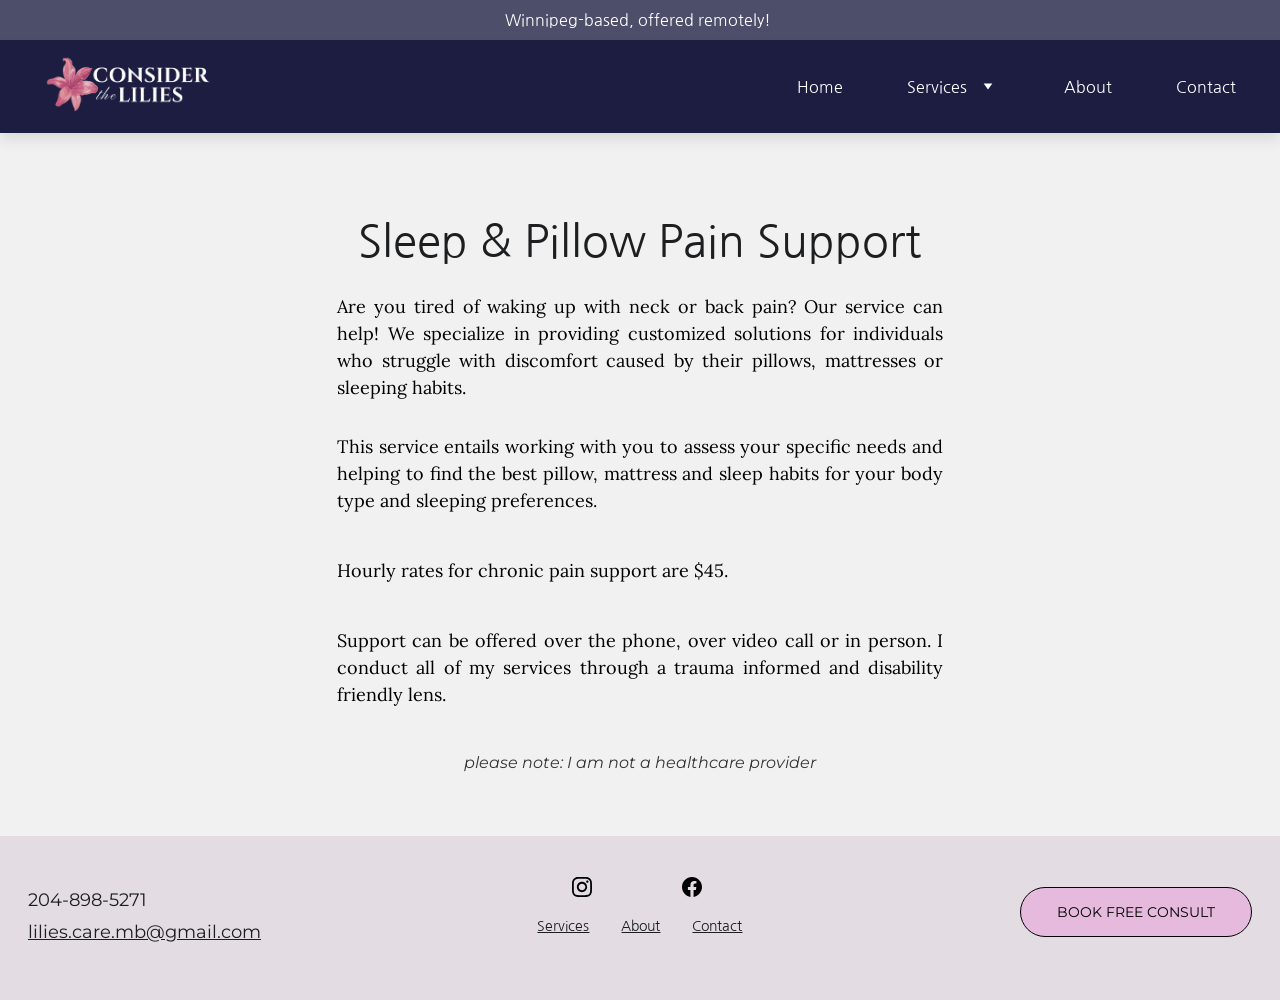
<file: sleep-support.html>
<!DOCTYPE html>
<!-- saved from url=(0058)https://www.consider-the-lilies.ca/sleep-neck-pain-support -->
<html lang="en"><head><meta http-equiv="Content-Type" content="text/html; charset=UTF-8"><meta name="viewport" content="width=device-width, initial-scale=1.0"><script type="application/ld+json">{"@context":"https://schema.org/","name":"Improve Sleep and Improve Neck Pain | Customized Solutions","url":"https://www.consider-the-lilies.ca/sleep-neck-pain-support","description":"Waking up with neck pain? Discover how our customized pillow solutions and sleep position recommendations can help improve your sleep quality and alleviate neck and back pain.","image":"https://www.consider-the-lilies.ca/assets-home/thisone-A0xN4enNOEIJx6e4.png","inLanguage":"en","keywords":["improve sleep quality","alleviate neck pain","sleep neck back pain support"],"@type":"WebPage"}</script><!--[--><!--[--><!--]--><!--[--><link rel="alternate" hreflang="x-default" href="sleep-support.html"><!--]--><link href="./assets-sleep/font-faces.css" rel="preconnect" crossorigin="true"><link href="./assets-sleep/font-faces.css" rel="preload" as="style"><link href="./assets-sleep/font-faces.css" rel="stylesheet" referrerpolicy="no-referrer"><title>Improve Sleep and Improve Neck Pain | Customized Solutions | Consider the Lilies Care Services - Winnipeg, MB</title><meta name="description" content="Waking up with neck pain? Discover how our customized pillow solutions and sleep position recommendations can help improve your sleep quality and alleviate neck and back pain."><link rel="icon" type="image/jpeg" sizes="16x16" href="assets/favicon.jpg"><link rel="icon" type="image/jpeg" sizes="32x32" href="assets/favicon.jpg"><link rel="icon" type="image/jpeg" sizes="192x192" href="assets/favicon.jpg"><link rel="apple-touch-icon" href="assets/favicon.jpg"><meta content="https://www.consider-the-lilies.ca/sleep-neck-pain-support" property="og:url"><link rel="canonical" href="https://www.consider-the-lilies.ca/sleep-neck-pain-support"><meta content="Improve Sleep and Improve Neck Pain | Customized Solutions | Consider the Lilies Care Services - Winnipeg, MB" property="og:title"><meta name="twitter:title" content="Improve Sleep and Improve Neck Pain | Customized Solutions | Consider the Lilies Care Services - Winnipeg, MB"><meta content="website" property="og:type"><meta property="og:description" content="Waking up with neck pain? Discover how our customized pillow solutions and sleep position recommendations can help improve your sleep quality and alleviate neck and back pain."><meta name="twitter:description" content="Waking up with neck pain? Discover how our customized pillow solutions and sleep position recommendations can help improve your sleep quality and alleviate neck and back pain."><meta property="og:site_name" content="Consider the Lilies Care Services - Winnipeg, MB"><meta name="keywords" content="improve sleep quality, alleviate neck pain, sleep neck back pain support"><meta content="https://www.consider-the-lilies.ca/assets-home/thisone-A0xN4enNOEIJx6e4.png" property="og:image"><meta content="https://www.consider-the-lilies.ca/assets-home/thisone-A0xN4enNOEIJx6e4.png" name="twitter:image"><meta content="" property="og:image:alt"><meta content="" name="twitter:image:alt"><meta name="twitter:card" content="summary_large_image"><!----><!--]--><script>(function(){const postDate = null;

			const currentDate = new Date().setHours(0, 0, 0, 0);
			const postPublishDate = new Date(postDate).setHours(0, 0, 0, 0);

			if (postPublishDate && currentDate < postPublishDate) {
				window.location.replace('./index.html');
			}
		})();</script><link rel="stylesheet" href="./assets-sleep/styles.css"><link rel="stylesheet" href="./assets-sleep/cookieconsent.p7tfYeZO.css"><style>:root{--color-meteorite-dark:#2f1c6a;--color-meteorite-dark-2:#1f1346;--color-meteorite:#8c85ff;--color-meteorite-light:#d5dfff;--color-primary-dark:#5025d1;--color-primary:#673de6;--color-primary-light:#ebe4ff;--color-primary-charts:#b39ef3;--color-danger-dark:#d63163;--color-danger:#fc5185;--color-danger-light:#ffe8ef;--color-danger-charts:#fea8c2;--color-warning-dark:#fea419;--color-warning-dark-2:#9f6000;--color-warning-charts:#ffd28c;--color-warning:#ffcd35;--color-warning-light:#fff8e2;--color-success-dark:#008361;--color-success:#00b090;--color-success-light:#def4f0;--color-dark:#1d1e20;--color-black:#18181a;--color-gray-dark:#36344d;--color-gray:#727586;--color-gray-border:#dadce0;--color-gray-light:#f2f3f6;--color-light:#fff;--color-azure:#357df9;--color-azure-light:#e3ebf9;--color-azure-dark:#265ab2;--color-indigo:#6366f1;--color-neutral-200:#d8dae0}.whats-app-bubble{z-index:19;cursor:pointer;border-radius:100px;display:flex;position:fixed;bottom:24px;right:20px;box-shadow:0 4px 12px #00000026}#wtpQualitySign_fixedCSS,#wtpQualitySign_popupCSS{bottom:10px!important}#wtpQualitySign_fixedCSS{z-index:17!important}#wtpQualitySign_popupCSS{z-index:18!important}
</style><script data-el-id="script-consent-default">window.dataLayer = window.dataLayer || [];
	function gtag(){dataLayer.push(arguments);}
	gtag('consent', 'default', {"analytics_storage":"denied","ad_storage":"denied","ad_user_data":"denied","ad_personalization":"denied","functionality_storage":"denied","personalization_storage":"denied","security_storage":"granted"});</script><style id="cc-custom-theme">#cc-main { --cc-btn-primary-bg: rgb(0, 0, 0); --cc-toggle-on-bg: rgb(0, 0, 0); --cc-btn-primary-hover-bg: rgb(29, 30, 32); --cc-btn-primary-color: rgb(255, 255, 255); --cc-btn-secondary-bg: white; --cc-btn-secondary-hover-bg: rgb(240, 240, 240); --cc-font-family: 'Nanum Gothic', sans-serif; } #cc-main .cm__btn, #cc-main .pm__btn { border-radius: 999px; }</style></head><body><div><style>astro-island,astro-slot,astro-static-slot{display:contents}</style><astro-island uid="NcXbG" component-export="default" props="{&quot;page-noindex&quot;:[0,false],&quot;canonical-url&quot;:[0,&quot;https://www.consider-the-lilies.ca/sleep-neck-pain-support&quot;],&quot;site-meta&quot;:[0,{&quot;version&quot;:[0,201],&quot;template&quot;:[0,&quot;blankservicetemplate&quot;],&quot;metaTitle&quot;:[0,&quot;Consider the Lilies Care Services - Winnipeg, MB&quot;],&quot;ogImageAlt&quot;:[0,&quot;&quot;],&quot;buttonSetId&quot;:[0,&quot;0&quot;],&quot;faviconPath&quot;:[0,&quot;untitled-design-YanBjMZgjrHvyovy.jpg&quot;],&quot;ogImagePath&quot;:[0,&quot;8-tshgucrqrehpuec-AQE4NXbJQoFZ7ypD.png&quot;],&quot;defaultLocale&quot;:[0,&quot;system&quot;],&quot;faviconOrigin&quot;:[0,&quot;assets&quot;],&quot;ogImageOrigin&quot;:[0,&quot;assets&quot;],&quot;ecommerceStoreId&quot;:[0,&quot;store_01HGW3P2VCSK532CEDE9XVWPZ8&quot;],&quot;isCookieBarEnabled&quot;:[0,true],&quot;isPrivateModeActive&quot;:[0,false],&quot;demoEcommerceStoreId&quot;:[0,&quot;demo_01G0E9P2R0CFTNBWEEFCEV8EG5&quot;],&quot;shouldAddWWWPrefixToDomain&quot;:[0,true]}],&quot;domain&quot;:[0,&quot;www.consider-the-lilies.ca&quot;]}" client="only" opts="{&quot;name&quot;:&quot;ClientHead&quot;,&quot;value&quot;:&quot;vue&quot;}" data-v-app=""><div></div></astro-island><astro-island uid="1pXMCL" prefix="s1" component-export="default" props="{&quot;pageData&quot;:[0,{&quot;pages&quot;:[0,{&quot;home&quot;:[0,{&quot;type&quot;:[0,&quot;default&quot;],&quot;name&quot;:[0,&quot;Home&quot;],&quot;slug&quot;:[0,&quot;&quot;]}],&quot;z1SyUg&quot;:[0,{&quot;type&quot;:[0,&quot;default&quot;],&quot;name&quot;:[0,&quot;Custom Songs&quot;],&quot;slug&quot;:[0,&quot;custom-song-writing&quot;]}],&quot;z3RoZ7&quot;:[0,{&quot;type&quot;:[0,&quot;default&quot;],&quot;name&quot;:[0,&quot;Life Story Curation&quot;],&quot;slug&quot;:[0,&quot;life-story-curation&quot;]}],&quot;zZDAJn&quot;:[0,{&quot;type&quot;:[0,&quot;default&quot;],&quot;name&quot;:[0,&quot;About&quot;],&quot;slug&quot;:[0,&quot;about&quot;]}],&quot;zcMMs9&quot;:[0,{&quot;type&quot;:[0,&quot;default&quot;],&quot;name&quot;:[0,&quot;Recovery &amp; Illness Support&quot;],&quot;slug&quot;:[0,&quot;recovery-and-illness-support&quot;]}],&quot;ztuFv4&quot;:[0,{&quot;meta&quot;:[0,{&quot;title&quot;:[0,&quot;Improve Sleep and Improve Neck Pain | Customized Solutions&quot;],&quot;noindex&quot;:[0,false],&quot;keywords&quot;:[1,[[0,&quot;improve sleep quality&quot;],[0,&quot;alleviate neck pain&quot;],[0,&quot;sleep neck back pain support&quot;]]],&quot;password&quot;:[0,&quot;&quot;],&quot;ogImageAlt&quot;:[0,&quot;&quot;],&quot;description&quot;:[0,&quot;Waking up with neck pain? Discover how our customized pillow solutions and sleep position recommendations can help improve your sleep quality and alleviate neck and back pain.&quot;],&quot;focusKeyword&quot;:[0,&quot;improve sleep quality&quot;],&quot;passwordDesign&quot;:[0,&quot;default&quot;],&quot;passwordBackText&quot;:[0,&quot;Back to&quot;],&quot;passwordButtonText&quot;:[0,&quot;Enter&quot;],&quot;passwordHeadingText&quot;:[0,&quot;Guest area&quot;],&quot;passwordSubheadingText&quot;:[0,&quot;Please enter the password to access the page&quot;],&quot;passwordPlaceholderText&quot;:[0,&quot;Type password&quot;]}],&quot;name&quot;:[0,&quot;Sleep Pain Support&quot;],&quot;slug&quot;:[0,&quot;sleep-neck-pain-support&quot;],&quot;type&quot;:[0,&quot;default&quot;],&quot;blocks&quot;:[1,[[0,&quot;zTt02D&quot;]]],&quot;hiddenSlots&quot;:[1,[]]}],&quot;zujV5I&quot;:[0,{&quot;type&quot;:[0,&quot;default&quot;],&quot;name&quot;:[0,&quot;Companionship&quot;],&quot;slug&quot;:[0,&quot;companionship-services&quot;]}],&quot;Dl3R79bXy&quot;:[0,{&quot;type&quot;:[0,&quot;default&quot;],&quot;name&quot;:[0,&quot;Contact&quot;],&quot;slug&quot;:[0,&quot;contact&quot;]}],&quot;page_toIPvwTGgmcU-5zpjx6YB&quot;:[0,{&quot;type&quot;:[0,&quot;default&quot;],&quot;name&quot;:[0,&quot;Services&quot;],&quot;slug&quot;:[0,&quot;support-services&quot;]}]}],&quot;blocks&quot;:[0,{&quot;header&quot;:[0,{&quot;slot&quot;:[0,&quot;header&quot;],&quot;type&quot;:[0,&quot;BlockNavigation&quot;],&quot;mobile&quot;:[0,{&quot;height&quot;:[0,54],&quot;logoHeight&quot;:[0,24]}],&quot;desktop&quot;:[0,{&quot;height&quot;:[0,93],&quot;logoHeight&quot;:[0,63]}],&quot;settings&quot;:[0,{&quot;styles&quot;:[0,{&quot;width&quot;:[0,&quot;1240px&quot;],&quot;padding&quot;:[0,&quot;15px 16px 15px 16px&quot;],&quot;logo-width&quot;:[0,&quot;172px&quot;],&quot;cartIconSize&quot;:[0,&quot;24px&quot;],&quot;link-spacing&quot;:[0,&quot;64px&quot;],&quot;m-logo-width&quot;:[0,&quot;64px&quot;],&quot;m-link-spacing&quot;:[0,&quot;24px&quot;],&quot;element-spacing&quot;:[0,&quot;24px&quot;],&quot;contrastBackgroundColor&quot;:[0,&quot;rgb(47, 48, 107)&quot;]}],&quot;cartText&quot;:[0,&quot;Shopping bag&quot;],&quot;isSticky&quot;:[0,true],&quot;showLogo&quot;:[0,true],&quot;headerLayout&quot;:[0,&quot;desktop-1&quot;],&quot;isCartVisible&quot;:[0,true],&quot;logoImagePath&quot;:[0,&quot;slkjdhgsd-mp8nX3b9PKce84oy.png&quot;],&quot;mHeaderLayout&quot;:[0,&quot;mobile-1&quot;],&quot;logoImageOrigin&quot;:[0,&quot;assets&quot;],&quot;mobileLinksAlignment&quot;:[0,&quot;right&quot;]}],&quot;zindexes&quot;:[1,[]],&quot;background&quot;:[0,{&quot;color&quot;:[0,&quot;rgb(28, 29, 64)&quot;],&quot;current&quot;:[0,&quot;color&quot;],&quot;isTransparent&quot;:[0,false]}],&quot;components&quot;:[1,[]],&quot;fontFamily&quot;:[0,&quot;Nanum Gothic&quot;],&quot;fontWeight&quot;:[0,400],&quot;logoAspectRatio&quot;:[0,2.751031636863824],&quot;navLinkTextColor&quot;:[0,&quot;rgb(255, 255, 255)&quot;],&quot;navLinkTextColorHover&quot;:[0,&quot;rgb(136, 136, 136)&quot;]}],&quot;zTt02D&quot;:[0,{&quot;type&quot;:[0,&quot;BlockLayout&quot;],&quot;mobile&quot;:[0,{&quot;minHeight&quot;:[0,970]}],&quot;desktop&quot;:[0,{&quot;minHeight&quot;:[0,703]}],&quot;settings&quot;:[0,{&quot;styles&quot;:[0,{&quot;rows&quot;:[0,8],&quot;width&quot;:[0,&quot;1224px&quot;],&quot;row-gap&quot;:[0,&quot;16px&quot;],&quot;row-size&quot;:[0,&quot;48px&quot;],&quot;column-gap&quot;:[0,&quot;24px&quot;],&quot;block-padding&quot;:[0,&quot;16px 0px 16px 0px&quot;],&quot;m-block-padding&quot;:[0,&quot;40px 16px 40px 16px&quot;]}]}],&quot;zindexes&quot;:[1,[[0,&quot;zb1DBx&quot;],[0,&quot;z6zhub&quot;],[0,&quot;zxckEj&quot;]]],&quot;background&quot;:[0,{&quot;color&quot;:[0,&quot;rgb(241, 241, 241)&quot;],&quot;current&quot;:[0,&quot;color&quot;]}],&quot;components&quot;:[1,[[0,&quot;zb1DBx&quot;],[0,&quot;z6zhub&quot;],[0,&quot;zxckEj&quot;]]],&quot;initialBlockId&quot;:[0,&quot;zVVSq5&quot;]}],&quot;zctw31&quot;:[0,{&quot;slot&quot;:[0,&quot;footer&quot;],&quot;type&quot;:[0,&quot;BlockLayout&quot;],&quot;mobile&quot;:[0,{&quot;minHeight&quot;:[0,277]}],&quot;desktop&quot;:[0,{&quot;minHeight&quot;:[0,164]}],&quot;settings&quot;:[0,{&quot;styles&quot;:[0,{&quot;cols&quot;:[0,&quot;12&quot;],&quot;rows&quot;:[0,7],&quot;width&quot;:[0,&quot;1224px&quot;],&quot;m-rows&quot;:[0,&quot;1&quot;],&quot;col-gap&quot;:[0,&quot;24px&quot;],&quot;row-gap&quot;:[0,&quot;16px&quot;],&quot;row-size&quot;:[0,&quot;48px&quot;],&quot;column-gap&quot;:[0,&quot;24px&quot;],&quot;block-padding&quot;:[0,&quot;16px 0 16px 0&quot;],&quot;m-block-padding&quot;:[0,&quot;40px 16px 40px 16px&quot;]}]}],&quot;zindexes&quot;:[1,[[0,&quot;zlhbIX&quot;],[0,&quot;z-3jcn&quot;],[0,&quot;z84M2k&quot;],[0,&quot;z2B2vZ&quot;]]],&quot;background&quot;:[0,{&quot;color&quot;:[0,&quot;rgb(227, 221, 227)&quot;],&quot;current&quot;:[0,&quot;color&quot;]}],&quot;components&quot;:[1,[[0,&quot;zlhbIX&quot;],[0,&quot;z-3jcn&quot;],[0,&quot;z84M2k&quot;],[0,&quot;z2B2vZ&quot;]]],&quot;initialBlockId&quot;:[0,&quot;uidC8frQP&quot;]}],&quot;stickyBar&quot;:[0,{&quot;type&quot;:[0,&quot;BlockStickyBar&quot;],&quot;items&quot;:[1,[[0,{&quot;type&quot;:[0,&quot;text&quot;],&quot;content&quot;:[0,&quot;&lt;p dir=\&quot;auto\&quot; style=\&quot;color: rgb(255, 255, 255); --lineHeightDesktop: 1.3; --fontSizeDesktop: 16px\&quot; class=\&quot;body-small\&quot;&gt;&lt;span style=\&quot;font-family: Nanum\\ Gothic; font-weight: 400\&quot;&gt;Winnipeg-based, offered remotely! &lt;/span&gt;&lt;/p&gt;&quot;]}]]],&quot;mobile&quot;:[0,{&quot;minHeight&quot;:[0,40]}],&quot;desktop&quot;:[0,{&quot;minHeight&quot;:[0,40]}],&quot;settings&quot;:[0,{&quot;styles&quot;:[0,{&quot;block-padding&quot;:[0,&quot;0&quot;],&quot;m-block-padding&quot;:[0,&quot;0 16px&quot;]}]}],&quot;zindexes&quot;:[1,[]],&quot;animation&quot;:[0,{&quot;name&quot;:[0,&quot;slide&quot;],&quot;type&quot;:[0,&quot;global&quot;]}],&quot;background&quot;:[0,{&quot;color&quot;:[0,&quot;rgba(28, 29, 64, 0.78)&quot;],&quot;current&quot;:[0,&quot;color&quot;]}],&quot;components&quot;:[1,[]]}]}],&quot;elements&quot;:[0,{&quot;z-3jcn&quot;:[0,{&quot;type&quot;:[0,&quot;GridTextBox&quot;],&quot;mobile&quot;:[0,{&quot;top&quot;:[0,82],&quot;left&quot;:[0,0],&quot;width&quot;:[0,328],&quot;height&quot;:[0,57]}],&quot;content&quot;:[0,&quot;&lt;p dir=\&quot;auto\&quot; style=\&quot;--lineHeightDesktop: 1.3; --fontSizeDesktop: 18px; margin-bottom: 8px;\&quot; class=\&quot;body\&quot;&gt;&lt;span style=\&quot;font-family: Montserrat; font-weight: 400;\&quot;&gt;204-898-5271&lt;/span&gt;&lt;/p&gt;&lt;p dir=\&quot;auto\&quot; style=\&quot;--lineHeightDesktop: 1.3; --fontSizeDesktop: 18px;\&quot; class=\&quot;body\&quot;&gt;&lt;span style=\&quot;font-family: Montserrat; font-weight: 400;\&quot;&gt;&lt;u&gt;&lt;a target=\&quot;_blank\&quot; rel=\&quot;nofollow\&quot; href=\&quot;mailto:lilies.care.mb@gmail.com\&quot; style=\&quot;text-decoration: none;\&quot;&gt;lilies.care.mb@gmail.com&lt;/a&gt;&lt;/u&gt;&lt;/span&gt;&lt;/p&gt;&quot;],&quot;desktop&quot;:[0,{&quot;top&quot;:[0,52],&quot;left&quot;:[0,0],&quot;width&quot;:[0,400],&quot;height&quot;:[0,56]}],&quot;settings&quot;:[0,{&quot;styles&quot;:[0,{&quot;text&quot;:[0,&quot;left&quot;],&quot;align&quot;:[0,&quot;flex-start&quot;],&quot;m-text&quot;:[0,&quot;center&quot;],&quot;justify&quot;:[0,&quot;flex-start&quot;],&quot;m-element-margin&quot;:[0,&quot;0 0 16px 0&quot;]}]}],&quot;animation&quot;:[0,{&quot;name&quot;:[0,&quot;slide&quot;],&quot;type&quot;:[0,&quot;global&quot;]}],&quot;initialElementId&quot;:[0,&quot;zdtEt_&quot;]}],&quot;z2B2vZ&quot;:[0,{&quot;type&quot;:[0,&quot;GridSocialIcons&quot;],&quot;links&quot;:[1,[[0,{&quot;svg&quot;:[0,&quot;&lt;svg width=\&quot;24\&quot; height=\&quot;24\&quot; viewBox=\&quot;0 0 24 24\&quot; fill=\&quot;none\&quot; xmlns=\&quot;http://www.w3.org/2000/svg\&quot;&gt;\n&lt;path d=\&quot;M12.0027 5.84808C8.59743 5.84808 5.85075 8.59477 5.85075 12C5.85075 15.4053 8.59743 18.1519 12.0027 18.1519C15.4079 18.1519 18.1546 15.4053 18.1546 12C18.1546 8.59477 15.4079 5.84808 12.0027 5.84808ZM12.0027 15.9996C9.80212 15.9996 8.00312 14.2059 8.00312 12C8.00312 9.7941 9.79677 8.00046 12.0027 8.00046C14.2086 8.00046 16.0022 9.7941 16.0022 12C16.0022 14.2059 14.2032 15.9996 12.0027 15.9996ZM19.8412 5.59644C19.8412 6.39421 19.1987 7.03135 18.4062 7.03135C17.6085 7.03135 16.9713 6.38885 16.9713 5.59644C16.9713 4.80402 17.6138 4.16153 18.4062 4.16153C19.1987 4.16153 19.8412 4.80402 19.8412 5.59644ZM23.9157 7.05277C23.8247 5.13063 23.3856 3.42801 21.9775 2.02522C20.5747 0.622429 18.8721 0.183388 16.9499 0.0870135C14.9689 -0.0254238 9.03112 -0.0254238 7.05008 0.0870135C5.1333 0.178034 3.43068 0.617075 2.02253 2.01986C0.614389 3.42265 0.180703 5.12527 0.0843279 7.04742C-0.0281093 9.02845 -0.0281093 14.9662 0.0843279 16.9472C0.175349 18.8694 0.614389 20.572 2.02253 21.9748C3.43068 23.3776 5.12794 23.8166 7.05008 23.913C9.03112 24.0254 14.9689 24.0254 16.9499 23.913C18.8721 23.822 20.5747 23.3829 21.9775 21.9748C23.3803 20.572 23.8193 18.8694 23.9157 16.9472C24.0281 14.9662 24.0281 9.03381 23.9157 7.05277ZM21.3564 19.0728C20.9388 20.1223 20.1303 20.9307 19.0755 21.3537C17.496 21.9802 13.7481 21.8356 12.0027 21.8356C10.2572 21.8356 6.50396 21.9748 4.92984 21.3537C3.88042 20.9361 3.07195 20.1276 2.64897 19.0728C2.02253 17.4934 2.16709 13.7455 2.16709 12C2.16709 10.2546 2.02789 6.50129 2.64897 4.92717C3.06659 3.87776 3.87507 3.06928 4.92984 2.6463C6.50931 2.01986 10.2572 2.16443 12.0027 2.16443C13.7481 2.16443 17.5014 2.02522 19.0755 2.6463C20.1249 3.06392 20.9334 3.8724 21.3564 4.92717C21.9828 6.50665 21.8383 10.2546 21.8383 12C21.8383 13.7455 21.9828 17.4987 21.3564 19.0728Z\&quot; fill=\&quot;currentColor\&quot;&gt;&lt;/path&gt;\n&lt;/svg&gt;\n&quot;],&quot;icon&quot;:[0,&quot;instagram&quot;],&quot;link&quot;:[0,&quot;https://www.instagram.com/lilies.care&quot;]}],[0,{&quot;svg&quot;:[0,&quot;&lt;svg width=\&quot;24\&quot; height=\&quot;24\&quot; viewBox=\&quot;0 0 24 24\&quot; fill=\&quot;none\&quot; xmlns=\&quot;http://www.w3.org/2000/svg\&quot;&gt;\n&lt;path d=\&quot;M24 12.0726C24 5.44354 18.629 0.0725708 12 0.0725708C5.37097 0.0725708 0 5.44354 0 12.0726C0 18.0619 4.38823 23.0264 10.125 23.9274V15.5414H7.07661V12.0726H10.125V9.4287C10.125 6.42144 11.9153 4.76031 14.6574 4.76031C15.9706 4.76031 17.3439 4.99451 17.3439 4.99451V7.94612H15.8303C14.34 7.94612 13.875 8.87128 13.875 9.82015V12.0726H17.2031L16.6708 15.5414H13.875V23.9274C19.6118 23.0264 24 18.0619 24 12.0726Z\&quot; fill=\&quot;currentColor\&quot;&gt;&lt;/path&gt;\n&lt;/svg&gt;\n&quot;],&quot;icon&quot;:[0,&quot;facebook&quot;],&quot;link&quot;:[0,&quot;https://www.facebook.com/profile.php?id=61561149473882&quot;]}]]],&quot;mobile&quot;:[0,{&quot;top&quot;:[0,44],&quot;left&quot;:[0,115],&quot;width&quot;:[0,99],&quot;height&quot;:[0,20]}],&quot;desktop&quot;:[0,{&quot;top&quot;:[0,41],&quot;left&quot;:[0,509],&quot;width&quot;:[0,200],&quot;height&quot;:[0,20]}],&quot;settings&quot;:[0,{&quot;styles&quot;:[0,{&quot;align&quot;:[0,&quot;&quot;],&quot;justify&quot;:[0,&quot;center&quot;],&quot;icon-size&quot;:[0,&quot;20px&quot;],&quot;icon-color&quot;:[0,&quot;rgb(0, 0, 0)&quot;],&quot;icon-spacing&quot;:[0,&quot;space-around&quot;],&quot;icon-direction&quot;:[0,&quot;row&quot;],&quot;icon-color-hover&quot;:[0,&quot;rgb(58, 58, 58)&quot;],&quot;m-element-margin&quot;:[0,&quot;0 0 16px 0&quot;],&quot;space-between-icons&quot;:[0,&quot;20px&quot;]}],&quot;useBrandColors&quot;:[0,false]}],&quot;animation&quot;:[0,{&quot;name&quot;:[0,&quot;slide&quot;],&quot;type&quot;:[0,&quot;global&quot;]}]}],&quot;z6zhub&quot;:[0,{&quot;type&quot;:[0,&quot;GridTextBox&quot;],&quot;mobile&quot;:[0,{&quot;top&quot;:[0,90],&quot;left&quot;:[0,0],&quot;width&quot;:[0,328],&quot;height&quot;:[0,94]}],&quot;content&quot;:[0,&quot;&lt;h2 dir=\&quot;auto\&quot; style=\&quot;--lineHeightDesktop: 1.3; --fontSizeDesktop: 44px\&quot;&gt;Sleep &amp;amp; Pillow Pain Support&lt;/h2&gt;&quot;],&quot;desktop&quot;:[0,{&quot;top&quot;:[0,80],&quot;left&quot;:[0,313],&quot;width&quot;:[0,597],&quot;height&quot;:[0,57]}],&quot;settings&quot;:[0,{&quot;styles&quot;:[0,{&quot;text&quot;:[0,&quot;center&quot;],&quot;align&quot;:[0,&quot;flex-start&quot;],&quot;justify&quot;:[0,&quot;flex-start&quot;],&quot;m-element-margin&quot;:[0,&quot;0 0 16px 0&quot;]}]}],&quot;animation&quot;:[0,{&quot;name&quot;:[0,&quot;scale&quot;],&quot;type&quot;:[0,&quot;element&quot;]}],&quot;initialElementId&quot;:[0,&quot;zsD_MZ&quot;]}],&quot;z84M2k&quot;:[0,{&quot;rel&quot;:[0,&quot;nofollow&quot;],&quot;href&quot;:[0,&quot;http://consider-the-lilies-care-services.square.site/&quot;],&quot;type&quot;:[0,&quot;GridButton&quot;],&quot;mobile&quot;:[0,{&quot;top&quot;:[0,154],&quot;left&quot;:[0,64],&quot;width&quot;:[0,200],&quot;height&quot;:[0,55]}],&quot;target&quot;:[0,&quot;_blank&quot;],&quot;content&quot;:[0,&quot;book free consult&quot;],&quot;desktop&quot;:[0,{&quot;top&quot;:[0,51],&quot;left&quot;:[0,992],&quot;width&quot;:[0,232],&quot;height&quot;:[0,50]}],&quot;linkType&quot;:[0,&quot;external&quot;],&quot;settings&quot;:[0,{&quot;type&quot;:[0,&quot;primary&quot;],&quot;styles&quot;:[0,{&quot;align&quot;:[0,&quot;center&quot;],&quot;justify&quot;:[0,&quot;center&quot;],&quot;m-element-margin&quot;:[0,&quot;0 0 16px 0&quot;]}]}],&quot;animation&quot;:[0,{&quot;name&quot;:[0,&quot;slide&quot;],&quot;type&quot;:[0,&quot;global&quot;]}],&quot;fontColor&quot;:[0,&quot;rgb(0, 0, 0)&quot;],&quot;fontFamily&quot;:[0,&quot;Montserrat&quot;],&quot;fontWeight&quot;:[0,400],&quot;borderColor&quot;:[0,&quot;rgb(0, 0, 0)&quot;],&quot;borderWidth&quot;:[0,1],&quot;borderRadius&quot;:[0,25],&quot;fontColorHover&quot;:[0,&quot;rgb(255, 255, 255)&quot;],&quot;backgroundColor&quot;:[0,&quot;rgba(230, 177, 219, 0.78)&quot;],&quot;borderColorHover&quot;:[0,&quot;rgb(0, 0, 0)&quot;],&quot;initialElementId&quot;:[0,&quot;zkAEkx&quot;],&quot;backgroundColorHover&quot;:[0,&quot;rgb(29, 30, 32)&quot;]}],&quot;zb1DBx&quot;:[0,{&quot;type&quot;:[0,&quot;GridTextBox&quot;],&quot;mobile&quot;:[0,{&quot;top&quot;:[0,205],&quot;left&quot;:[0,22],&quot;width&quot;:[0,284],&quot;height&quot;:[0,568]}],&quot;content&quot;:[0,&quot;&lt;p dir=\&quot;auto\&quot; style=\&quot;color: rgb(0, 0, 0);\&quot; class=\&quot;body\&quot;&gt;Are you tired of waking up with neck or back pain? Our service can help! We specialize in providing customized solutions for individuals who struggle with discomfort caused by their pillows, mattresses or sleeping habits.&lt;/p&gt;&lt;p dir=\&quot;auto\&quot; style=\&quot;color: rgb(0, 0, 0); margin-bottom: 8px;\&quot; class=\&quot;body\&quot;&gt;This service entails working with you to assess your specific needs and helping to find the best pillow, mattress and sleep habits for your body type and sleeping preferences.&amp;nbsp;&lt;/p&gt;&lt;p dir=\&quot;auto\&quot; style=\&quot;color: rgb(0, 0, 0); margin-bottom: 8px;\&quot; class=\&quot;body\&quot;&gt;&lt;/p&gt;&lt;p dir=\&quot;auto\&quot; style=\&quot;color: rgb(0, 0, 0); margin-bottom: 8px;\&quot; class=\&quot;body\&quot;&gt;Hourly rates for chronic pain support are $45.&lt;/p&gt;&lt;p dir=\&quot;auto\&quot; style=\&quot;color: rgb(0, 0, 0); margin-bottom: 8px;\&quot; class=\&quot;body\&quot;&gt;&lt;/p&gt;&lt;p dir=\&quot;auto\&quot; style=\&quot;color: rgb(0, 0, 0); margin-bottom: 8px;\&quot; class=\&quot;body\&quot;&gt; &lt;/p&gt;&lt;p dir=\&quot;auto\&quot; style=\&quot;color: rgb(0, 0, 0);\&quot; class=\&quot;body\&quot;&gt;Support can be offered over the phone, over video call or in person. I conduct all of my services through a trauma informed and disability friendly lens.&lt;/p&gt;&quot;],&quot;desktop&quot;:[0,{&quot;top&quot;:[0,160],&quot;left&quot;:[0,309],&quot;width&quot;:[0,606],&quot;height&quot;:[0,415]}],&quot;settings&quot;:[0,{&quot;styles&quot;:[0,{&quot;text&quot;:[0,&quot;justify&quot;],&quot;align&quot;:[0,&quot;flex-start&quot;],&quot;m-text&quot;:[0,&quot;center&quot;],&quot;justify&quot;:[0,&quot;flex-start&quot;],&quot;m-element-margin&quot;:[0,&quot;0 0 32px 0&quot;]}]}],&quot;initialElementId&quot;:[0,&quot;zgvIM4&quot;]}],&quot;zlhbIX&quot;:[0,{&quot;type&quot;:[0,&quot;GridTextBox&quot;],&quot;mobile&quot;:[0,{&quot;top&quot;:[0,239],&quot;left&quot;:[0,0],&quot;width&quot;:[0,328],&quot;height&quot;:[0,21]}],&quot;content&quot;:[0,&quot;&lt;p dir=\&quot;auto\&quot; class=\&quot;body-small\&quot;&gt;&lt;span style=\&quot;font-family: &amp;quot;Nanum Gothic&amp;quot;; font-weight: 400;\&quot;&gt;&lt;u&gt;&lt;a target=\&quot;_self\&quot; rel=\&quot;\&quot; href=\&quot;services.html\&quot; style=\&quot;text-decoration: none;\&quot; data-page-id=\&quot;page_toIPvwTGgmcU-5zpjx6YB\&quot;&gt;Services&lt;/a&gt;&lt;/u&gt;        &lt;u&gt;&lt;a target=\&quot;_self\&quot; rel=\&quot;\&quot; href=\&quot;about.html\&quot; style=\&quot;text-decoration: none;\&quot; data-page-id=\&quot;zZDAJn\&quot;&gt;About&lt;/a&gt;&lt;/u&gt;        &lt;u&gt;&lt;a target=\&quot;_self\&quot; rel=\&quot;\&quot; href=\&quot;contact.html\&quot; style=\&quot;text-decoration: none;\&quot; data-page-id=\&quot;Dl3R79bXy\&quot;&gt;Contact&lt;/a&gt;&lt;/u&gt;&lt;/span&gt;&lt;/p&gt;&quot;],&quot;desktop&quot;:[0,{&quot;top&quot;:[0,80],&quot;left&quot;:[0,412],&quot;width&quot;:[0,400],&quot;height&quot;:[0,21]}],&quot;settings&quot;:[0,{&quot;styles&quot;:[0,{&quot;text&quot;:[0,&quot;center&quot;],&quot;align&quot;:[0,&quot;flex-start&quot;],&quot;justify&quot;:[0,&quot;flex-start&quot;],&quot;m-element-margin&quot;:[0,&quot;0 0 16px 0&quot;]}]}],&quot;animation&quot;:[0,{&quot;name&quot;:[0,&quot;slide&quot;],&quot;type&quot;:[0,&quot;global&quot;]}]}],&quot;zxckEj&quot;:[0,{&quot;type&quot;:[0,&quot;GridTextBox&quot;],&quot;mobile&quot;:[0,{&quot;top&quot;:[0,842],&quot;left&quot;:[0,24],&quot;width&quot;:[0,281],&quot;height&quot;:[0,43]}],&quot;content&quot;:[0,&quot;&lt;h3 dir=\&quot;auto\&quot; style=\&quot;color: rgb(53, 53, 53); --lineHeightMobile: 1.3; --lineHeightDesktop: 1.3; --fontSizeMobile: 16px; --fontSizeDesktop: 16px\&quot;&gt;&lt;span style=\&quot;font-family: Montserrat; font-weight: 400\&quot;&gt;&lt;em&gt;please note: I am not a healthcare provider&lt;/em&gt;&lt;/span&gt;&lt;/h3&gt;&quot;],&quot;desktop&quot;:[0,{&quot;top&quot;:[0,619],&quot;left&quot;:[0,412],&quot;width&quot;:[0,400],&quot;height&quot;:[0,21]}],&quot;settings&quot;:[0,{&quot;styles&quot;:[0,{&quot;text&quot;:[0,&quot;center&quot;],&quot;align&quot;:[0,&quot;flex-start&quot;],&quot;justify&quot;:[0,&quot;flex-start&quot;],&quot;m-element-margin&quot;:[0,&quot;0 0 16px 0&quot;]}]}],&quot;initialElementId&quot;:[0,&quot;zTfZRj&quot;]}]}],&quot;nav&quot;:[1,[[0,{&quot;isHidden&quot;:[0,false],&quot;linkType&quot;:[0,&quot;Page&quot;],&quot;subItems&quot;:[1,[]],&quot;navItemId&quot;:[0,&quot;home&quot;],&quot;linkedPageId&quot;:[0,&quot;home&quot;]}],[0,{&quot;isHidden&quot;:[0,false],&quot;linkType&quot;:[0,&quot;Page&quot;],&quot;subItems&quot;:[1,[[0,{&quot;isHidden&quot;:[0,false],&quot;linkType&quot;:[0,&quot;Page&quot;],&quot;subItems&quot;:[1,[]],&quot;navItemId&quot;:[0,&quot;zRCZxj&quot;],&quot;linkedPageId&quot;:[0,&quot;zujV5I&quot;]}],[0,{&quot;isHidden&quot;:[0,false],&quot;linkType&quot;:[0,&quot;Page&quot;],&quot;subItems&quot;:[1,[]],&quot;navItemId&quot;:[0,&quot;zcGoJC&quot;],&quot;linkedPageId&quot;:[0,&quot;z3RoZ7&quot;]}],[0,{&quot;isHidden&quot;:[0,false],&quot;linkType&quot;:[0,&quot;Page&quot;],&quot;subItems&quot;:[1,[]],&quot;navItemId&quot;:[0,&quot;zITY5V&quot;],&quot;linkedPageId&quot;:[0,&quot;zcMMs9&quot;]}],[0,{&quot;isHidden&quot;:[0,false],&quot;linkType&quot;:[0,&quot;Page&quot;],&quot;subItems&quot;:[1,[]],&quot;navItemId&quot;:[0,&quot;zAjJnD&quot;],&quot;linkedPageId&quot;:[0,&quot;z1SyUg&quot;]}],[0,{&quot;isHidden&quot;:[0,false],&quot;linkType&quot;:[0,&quot;Page&quot;],&quot;subItems&quot;:[1,[]],&quot;navItemId&quot;:[0,&quot;zqa7IB&quot;],&quot;linkedPageId&quot;:[0,&quot;ztuFv4&quot;]}]]],&quot;navItemId&quot;:[0,&quot;-ZityMQMN8a_iu8qYbt3v&quot;],&quot;linkedPageId&quot;:[0,&quot;page_toIPvwTGgmcU-5zpjx6YB&quot;]}],[0,{&quot;isHidden&quot;:[0,false],&quot;linkType&quot;:[0,&quot;Page&quot;],&quot;subItems&quot;:[1,[]],&quot;navItemId&quot;:[0,&quot;zFDUev&quot;],&quot;linkedPageId&quot;:[0,&quot;zZDAJn&quot;]}],[0,{&quot;isHidden&quot;:[0,false],&quot;linkType&quot;:[0,&quot;Page&quot;],&quot;subItems&quot;:[1,[]],&quot;navItemId&quot;:[0,&quot;Dl3R79bXy&quot;],&quot;linkedPageId&quot;:[0,&quot;Dl3R79bXy&quot;]}]]],&quot;currentLocale&quot;:[0,&quot;system&quot;],&quot;homePageId&quot;:[0,&quot;home&quot;],&quot;cookieBannerAcceptText&quot;:[0,&quot;Accept&quot;],&quot;cookieBannerDisclaimer&quot;:[0,&quot;This website uses cookies to provide necessary site functionality and to improve your experience. By using this website, you agree to our use of cookies.&quot;],&quot;cookieBannerDeclineText&quot;:[0,&quot;Decline&quot;],&quot;cookieConsentTranslations&quot;:[0,{&quot;categoryNecessaryName&quot;:[0,&quot;Strictly Necessary Cookies&quot;],&quot;categoryNecessaryDescription&quot;:[0,&quot;These cookies are essential for the website to function properly.&quot;],&quot;categoryPlatformAnalyticsName&quot;:[0,&quot;Platform Analytics&quot;],&quot;categoryPlatformAnalyticsDescription&quot;:[0,&quot;Hostinger uses cookies and similar technologies to analyze how you use this website. This helps improve user experience and Hostinger products. For this purpose, Amplitude service is used to collect usage data that does not directly identify you. Analytics are used only with your consent.&quot;]}],&quot;cookieConsentLocale&quot;:[0,&quot;system&quot;],&quot;blogReadingTimeText&quot;:[0],&quot;metaTitle&quot;:[0],&quot;meta&quot;:[0,{&quot;version&quot;:[0,201],&quot;template&quot;:[0,&quot;blankservicetemplate&quot;],&quot;metaTitle&quot;:[0,&quot;Consider the Lilies Care Services - Winnipeg, MB&quot;],&quot;ogImageAlt&quot;:[0,&quot;&quot;],&quot;buttonSetId&quot;:[0,&quot;0&quot;],&quot;faviconPath&quot;:[0,&quot;untitled-design-YanBjMZgjrHvyovy.jpg&quot;],&quot;ogImagePath&quot;:[0,&quot;8-tshgucrqrehpuec-AQE4NXbJQoFZ7ypD.png&quot;],&quot;defaultLocale&quot;:[0,&quot;system&quot;],&quot;faviconOrigin&quot;:[0,&quot;assets&quot;],&quot;ogImageOrigin&quot;:[0,&quot;assets&quot;],&quot;ecommerceStoreId&quot;:[0,&quot;store_01HGW3P2VCSK532CEDE9XVWPZ8&quot;],&quot;isCookieBarEnabled&quot;:[0,true],&quot;isPrivateModeActive&quot;:[0,false],&quot;demoEcommerceStoreId&quot;:[0,&quot;demo_01G0E9P2R0CFTNBWEEFCEV8EG5&quot;],&quot;shouldAddWWWPrefixToDomain&quot;:[0,true]}],&quot;forms&quot;:[0,{&quot;Contact form&quot;:[0,{&quot;token&quot;:[0,&quot;mP473RW9J8hJ37vRj79BmnBL8bRmDZQe&quot;]}],&quot;Subscribe form&quot;:[0,{&quot;token&quot;:[0,&quot;mnlz8kVoWgH1jzPlOvMnYD6NqonAJawe&quot;]}]}],&quot;styles&quot;:[0,{&quot;h1&quot;:[0,{&quot;font-size&quot;:[0,&quot;64px&quot;],&quot;font-style&quot;:[0,&quot;normal&quot;],&quot;font-family&quot;:[0,&quot;var(--font-primary)&quot;],&quot;font-weight&quot;:[0,400],&quot;line-height&quot;:[0,&quot;1.3em&quot;],&quot;m-font-size&quot;:[0,&quot;40px&quot;],&quot;letter-spacing&quot;:[0,0],&quot;text-transform&quot;:[0,&quot;none&quot;],&quot;text-decoration&quot;:[0,&quot;none&quot;]}],&quot;h2&quot;:[0,{&quot;font-size&quot;:[0,&quot;56px&quot;],&quot;font-style&quot;:[0,&quot;normal&quot;],&quot;font-family&quot;:[0,&quot;var(--font-primary)&quot;],&quot;font-weight&quot;:[0,400],&quot;line-height&quot;:[0,&quot;1.3em&quot;],&quot;m-font-size&quot;:[0,&quot;36px&quot;],&quot;letter-spacing&quot;:[0,0],&quot;text-transform&quot;:[0,&quot;none&quot;],&quot;text-decoration&quot;:[0,&quot;none&quot;]}],&quot;h3&quot;:[0,{&quot;font-size&quot;:[0,&quot;48px&quot;],&quot;font-style&quot;:[0,&quot;normal&quot;],&quot;font-family&quot;:[0,&quot;var(--font-primary)&quot;],&quot;font-weight&quot;:[0,400],&quot;line-height&quot;:[0,&quot;1.3em&quot;],&quot;m-font-size&quot;:[0,&quot;32px&quot;],&quot;letter-spacing&quot;:[0,0],&quot;text-transform&quot;:[0,&quot;none&quot;],&quot;text-decoration&quot;:[0,&quot;none&quot;]}],&quot;h4&quot;:[0,{&quot;font-size&quot;:[0,&quot;40px&quot;],&quot;font-style&quot;:[0,&quot;normal&quot;],&quot;font-family&quot;:[0,&quot;var(--font-primary)&quot;],&quot;font-weight&quot;:[0,400],&quot;line-height&quot;:[0,&quot;1.3em&quot;],&quot;m-font-size&quot;:[0,&quot;24px&quot;],&quot;letter-spacing&quot;:[0,0],&quot;text-transform&quot;:[0,&quot;none&quot;],&quot;text-decoration&quot;:[0,&quot;none&quot;]}],&quot;h5&quot;:[0,{&quot;font-size&quot;:[0,&quot;32px&quot;],&quot;font-style&quot;:[0,&quot;normal&quot;],&quot;font-family&quot;:[0,&quot;var(--font-primary)&quot;],&quot;font-weight&quot;:[0,400],&quot;line-height&quot;:[0,&quot;1.3em&quot;],&quot;m-font-size&quot;:[0,&quot;24px&quot;],&quot;letter-spacing&quot;:[0,0],&quot;text-transform&quot;:[0,&quot;none&quot;],&quot;text-decoration&quot;:[0,&quot;none&quot;]}],&quot;h6&quot;:[0,{&quot;font-size&quot;:[0,&quot;24px&quot;],&quot;font-style&quot;:[0,&quot;normal&quot;],&quot;font-family&quot;:[0,&quot;var(--font-primary)&quot;],&quot;font-weight&quot;:[0,400],&quot;line-height&quot;:[0,&quot;1.3em&quot;],&quot;m-font-size&quot;:[0,&quot;20px&quot;],&quot;letter-spacing&quot;:[0,0],&quot;text-transform&quot;:[0,&quot;none&quot;],&quot;text-decoration&quot;:[0,&quot;none&quot;]}],&quot;body&quot;:[0,{&quot;font-size&quot;:[0,&quot;18px&quot;],&quot;font-style&quot;:[0,&quot;normal&quot;],&quot;font-family&quot;:[0,&quot;var(--font-secondary)&quot;],&quot;font-weight&quot;:[0,400],&quot;line-height&quot;:[0,&quot;1.5em&quot;],&quot;m-font-size&quot;:[0,&quot;16px&quot;],&quot;letter-spacing&quot;:[0,0],&quot;text-transform&quot;:[0,&quot;none&quot;],&quot;text-decoration&quot;:[0,&quot;none&quot;]}],&quot;font&quot;:[0,{&quot;primary&quot;:[0,&quot;&#39;Nanum Gothic&#39;, sans-serif&quot;],&quot;secondary&quot;:[0,&quot;&#39;Lora&#39;, serif&quot;]}],&quot;nav-link&quot;:[0,{&quot;color&quot;:[0,&quot;rgb(255, 255, 255)&quot;],&quot;font-size&quot;:[0,&quot;16px&quot;],&quot;font-style&quot;:[0,&quot;normal&quot;],&quot;color-hover&quot;:[0,&quot;rgb(136, 136, 136)&quot;],&quot;font-family&quot;:[0,&quot;var(--font-secondary)&quot;],&quot;font-weight&quot;:[0,400],&quot;line-height&quot;:[0,&quot;1.5em&quot;],&quot;m-font-size&quot;:[0,&quot;16px&quot;],&quot;letter-spacing&quot;:[0,0],&quot;text-transform&quot;:[0,&quot;none&quot;],&quot;text-decoration&quot;:[0,&quot;none&quot;]}],&quot;body-large&quot;:[0,{&quot;font-size&quot;:[0,&quot;18px&quot;],&quot;font-style&quot;:[0,&quot;normal&quot;],&quot;font-family&quot;:[0,&quot;var(--font-secondary)&quot;],&quot;font-weight&quot;:[0,400],&quot;line-height&quot;:[0,&quot;1.5em&quot;],&quot;m-font-size&quot;:[0,&quot;18px&quot;],&quot;letter-spacing&quot;:[0,0],&quot;text-transform&quot;:[0,&quot;none&quot;],&quot;text-decoration&quot;:[0,&quot;none&quot;]}],&quot;body-small&quot;:[0,{&quot;font-size&quot;:[0,&quot;14px&quot;],&quot;font-style&quot;:[0,&quot;normal&quot;],&quot;font-family&quot;:[0,&quot;var(--font-secondary)&quot;],&quot;font-weight&quot;:[0,400],&quot;line-height&quot;:[0,&quot;1.5em&quot;],&quot;m-font-size&quot;:[0,&quot;14px&quot;],&quot;letter-spacing&quot;:[0,0],&quot;text-transform&quot;:[0,&quot;none&quot;],&quot;text-decoration&quot;:[0,&quot;none&quot;]}],&quot;grid-button-primary&quot;:[0,{&quot;font-size&quot;:[0,&quot;14px&quot;],&quot;padding-x&quot;:[0,&quot;48px&quot;],&quot;padding-y&quot;:[0,&quot;16px&quot;],&quot;font-color&quot;:[0,&quot;rgb(255, 255, 255)&quot;],&quot;font-style&quot;:[0,&quot;normal&quot;],&quot;border-null&quot;:[0,&quot;none&quot;],&quot;font-family&quot;:[0,&quot;var(--font-secondary)&quot;],&quot;font-weight&quot;:[0,400],&quot;line-height&quot;:[0,&quot;1.35&quot;],&quot;m-font-size&quot;:[0,&quot;14px&quot;],&quot;m-padding-x&quot;:[0,&quot;40px&quot;],&quot;m-padding-y&quot;:[0,&quot;14px&quot;],&quot;box-shadow-x&quot;:[0,&quot;0px&quot;],&quot;box-shadow-y&quot;:[0,&quot;0px&quot;],&quot;border-radius&quot;:[0,999],&quot;letter-spacing&quot;:[0,&quot;normal&quot;],&quot;text-transform&quot;:[0,&quot;uppercase&quot;],&quot;box-shadow-blur&quot;:[0,&quot;0px&quot;],&quot;box-shadow-null&quot;:[0,&quot;none&quot;],&quot;text-decoration&quot;:[0,&quot;none&quot;],&quot;background-color&quot;:[0,&quot;rgb(0, 0, 0)&quot;],&quot;box-shadow-color&quot;:[0,&quot;rgba(0, 0, 0, 0)&quot;],&quot;border-null-hover&quot;:[0,&quot;none&quot;],&quot;box-shadow-spread&quot;:[0,&quot;0px&quot;],&quot;box-shadow-x-hover&quot;:[0,&quot;0px&quot;],&quot;box-shadow-y-hover&quot;:[0,&quot;0px&quot;],&quot;transition-duration&quot;:[0,&quot;0.2s&quot;],&quot;background-color-null&quot;:[0,&quot;&quot;],&quot;box-shadow-blur-hover&quot;:[0,&quot;0px&quot;],&quot;box-shadow-null-hover&quot;:[0,&quot;none&quot;],&quot;background-color-hover&quot;:[0,&quot;rgb(29, 30, 32)&quot;],&quot;box-shadow-color-hover&quot;:[0,&quot;0px&quot;],&quot;box-shadow-spread-hover&quot;:[0,&quot;0px&quot;],&quot;transition-timing-function&quot;:[0,&quot;ease&quot;],&quot;background-color-null-hover&quot;:[0,&quot;&quot;]}],&quot;grid-button-secondary&quot;:[0,{&quot;font-size&quot;:[0,&quot;14px&quot;],&quot;padding-x&quot;:[0,&quot;48px&quot;],&quot;padding-y&quot;:[0,&quot;16px&quot;],&quot;font-style&quot;:[0,&quot;normal&quot;],&quot;border-null&quot;:[0,&quot;none&quot;],&quot;font-family&quot;:[0,&quot;var(--font-secondary)&quot;],&quot;font-weight&quot;:[0,400],&quot;line-height&quot;:[0,&quot;1.35&quot;],&quot;m-font-size&quot;:[0,&quot;14px&quot;],&quot;m-padding-x&quot;:[0,&quot;40px&quot;],&quot;m-padding-y&quot;:[0,&quot;14px&quot;],&quot;box-shadow-x&quot;:[0,&quot;0px&quot;],&quot;box-shadow-y&quot;:[0,&quot;0px&quot;],&quot;border-radius&quot;:[0,999],&quot;letter-spacing&quot;:[0,&quot;normal&quot;],&quot;text-transform&quot;:[0,&quot;uppercase&quot;],&quot;box-shadow-blur&quot;:[0,&quot;0px&quot;],&quot;box-shadow-null&quot;:[0,&quot;none&quot;],&quot;text-decoration&quot;:[0,&quot;none&quot;],&quot;background-color&quot;:[0,&quot;white&quot;],&quot;box-shadow-color&quot;:[0,&quot;rgba(0, 0, 0, 0)&quot;],&quot;border-null-hover&quot;:[0,&quot;none&quot;],&quot;box-shadow-spread&quot;:[0,&quot;0px&quot;],&quot;box-shadow-x-hover&quot;:[0,&quot;0px&quot;],&quot;box-shadow-y-hover&quot;:[0,&quot;0px&quot;],&quot;transition-duration&quot;:[0,&quot;0.2s&quot;],&quot;background-color-null&quot;:[0,&quot;&quot;],&quot;box-shadow-blur-hover&quot;:[0,&quot;0px&quot;],&quot;box-shadow-null-hover&quot;:[0,&quot;none&quot;],&quot;background-color-hover&quot;:[0,&quot;rgb(240, 240, 240)&quot;],&quot;box-shadow-color-hover&quot;:[0,&quot;0px&quot;],&quot;box-shadow-spread-hover&quot;:[0,&quot;0px&quot;],&quot;transition-timing-function&quot;:[0,&quot;ease&quot;],&quot;background-color-null-hover&quot;:[0,&quot;&quot;]}]}],&quot;domain&quot;:[0,&quot;www.consider-the-lilies.ca&quot;],&quot;siteId&quot;:[0,&quot;AVLG8XK84nCG4xDb&quot;],&quot;ecommerceShoppingCart&quot;:[0],&quot;blogCategories&quot;:[0,{}],&quot;hasBlogPosts&quot;:[0,true],&quot;languageSwitcherLanguages&quot;:[1,[]],&quot;currentPageId&quot;:[0,&quot;ztuFv4&quot;],&quot;productId&quot;:[0],&quot;languageKeys&quot;:[1,[[0,&quot;system&quot;]]],&quot;isDynamicProductPageEnabled&quot;:[0,false],&quot;buildDate&quot;:[0,&quot;1788051453349&quot;]}],&quot;productData&quot;:[0]}" client="load" opts="{&quot;name&quot;:&quot;PageComponent&quot;,&quot;value&quot;:true}" await-children=""><!--[--><main style="--h1-font-size: 64px; --h1-font-style: normal; --h1-font-family: var(--font-primary); --h1-font-weight: 400; --h1-line-height: 1.3em; --h1-m-font-size: 40px; --h1-letter-spacing: 0; --h1-text-transform: none; --h1-text-decoration: none; --h2-font-size: 56px; --h2-font-style: normal; --h2-font-family: var(--font-primary); --h2-font-weight: 400; --h2-line-height: 1.3em; --h2-m-font-size: 36px; --h2-letter-spacing: 0; --h2-text-transform: none; --h2-text-decoration: none; --h3-font-size: 48px; --h3-font-style: normal; --h3-font-family: var(--font-primary); --h3-font-weight: 400; --h3-line-height: 1.3em; --h3-m-font-size: 32px; --h3-letter-spacing: 0; --h3-text-transform: none; --h3-text-decoration: none; --h4-font-size: 40px; --h4-font-style: normal; --h4-font-family: var(--font-primary); --h4-font-weight: 400; --h4-line-height: 1.3em; --h4-m-font-size: 24px; --h4-letter-spacing: 0; --h4-text-transform: none; --h4-text-decoration: none; --h5-font-size: 32px; --h5-font-style: normal; --h5-font-family: var(--font-primary); --h5-font-weight: 400; --h5-line-height: 1.3em; --h5-m-font-size: 24px; --h5-letter-spacing: 0; --h5-text-transform: none; --h5-text-decoration: none; --h6-font-size: 24px; --h6-font-style: normal; --h6-font-family: var(--font-primary); --h6-font-weight: 400; --h6-line-height: 1.3em; --h6-m-font-size: 20px; --h6-letter-spacing: 0; --h6-text-transform: none; --h6-text-decoration: none; --body-font-size: 18px; --body-font-style: normal; --body-font-family: var(--font-secondary); --body-font-weight: 400; --body-line-height: 1.5em; --body-m-font-size: 16px; --body-letter-spacing: 0; --body-text-transform: none; --body-text-decoration: none; --font-primary: &#39;Nanum Gothic&#39;, sans-serif; --font-secondary: &#39;Lora&#39;, serif; --nav-link-color: rgb(255, 255, 255); --nav-link-font-size: 16px; --nav-link-font-style: normal; --nav-link-color-hover: rgb(136, 136, 136); --nav-link-font-family: var(--font-secondary); --nav-link-font-weight: 400; --nav-link-line-height: 1.5em; --nav-link-m-font-size: 16px; --nav-link-letter-spacing: 0; --nav-link-text-transform: none; --nav-link-text-decoration: none; --body-large-font-size: 18px; --body-large-font-style: normal; --body-large-font-family: var(--font-secondary); --body-large-font-weight: 400; --body-large-line-height: 1.5em; --body-large-m-font-size: 18px; --body-large-letter-spacing: 0; --body-large-text-transform: none; --body-large-text-decoration: none; --body-small-font-size: 14px; --body-small-font-style: normal; --body-small-font-family: var(--font-secondary); --body-small-font-weight: 400; --body-small-line-height: 1.5em; --body-small-m-font-size: 14px; --body-small-letter-spacing: 0; --body-small-text-transform: none; --body-small-text-decoration: none; --grid-button-primary-font-size: 14px; --grid-button-primary-padding-x: 48px; --grid-button-primary-padding-y: 16px; --grid-button-primary-font-color: rgb(255, 255, 255); --grid-button-primary-font-style: normal; --grid-button-primary-border-null: none; --grid-button-primary-font-family: var(--font-secondary); --grid-button-primary-font-weight: 400; --grid-button-primary-line-height: 1.35; --grid-button-primary-m-font-size: 14px; --grid-button-primary-m-padding-x: 40px; --grid-button-primary-m-padding-y: 14px; --grid-button-primary-box-shadow-x: 0px; --grid-button-primary-box-shadow-y: 0px; --grid-button-primary-border-radius: 999px; --grid-button-primary-letter-spacing: normal; --grid-button-primary-text-transform: uppercase; --grid-button-primary-box-shadow-blur: 0px; --grid-button-primary-box-shadow-null: none; --grid-button-primary-text-decoration: none; --grid-button-primary-background-color: rgb(0, 0, 0); --grid-button-primary-box-shadow-color: rgba(0, 0, 0, 0); --grid-button-primary-border-null-hover: none; --grid-button-primary-box-shadow-spread: 0px; --grid-button-primary-box-shadow-x-hover: 0px; --grid-button-primary-box-shadow-y-hover: 0px; --grid-button-primary-transition-duration: 0.2s; --grid-button-primary-box-shadow-blur-hover: 0px; --grid-button-primary-box-shadow-null-hover: none; --grid-button-primary-background-color-hover: rgb(29, 30, 32); --grid-button-primary-box-shadow-color-hover: 0px; --grid-button-primary-box-shadow-spread-hover: 0px; --grid-button-primary-transition-timing-function: ease; --grid-button-secondary-font-size: 14px; --grid-button-secondary-padding-x: 48px; --grid-button-secondary-padding-y: 16px; --grid-button-secondary-font-style: normal; --grid-button-secondary-border-null: none; --grid-button-secondary-font-family: var(--font-secondary); --grid-button-secondary-font-weight: 400; --grid-button-secondary-line-height: 1.35; --grid-button-secondary-m-font-size: 14px; --grid-button-secondary-m-padding-x: 40px; --grid-button-secondary-m-padding-y: 14px; --grid-button-secondary-box-shadow-x: 0px; --grid-button-secondary-box-shadow-y: 0px; --grid-button-secondary-border-radius: 999px; --grid-button-secondary-letter-spacing: normal; --grid-button-secondary-text-transform: uppercase; --grid-button-secondary-box-shadow-blur: 0px; --grid-button-secondary-box-shadow-null: none; --grid-button-secondary-text-decoration: none; --grid-button-secondary-background-color: white; --grid-button-secondary-box-shadow-color: rgba(0, 0, 0, 0); --grid-button-secondary-border-null-hover: none; --grid-button-secondary-box-shadow-spread: 0px; --grid-button-secondary-box-shadow-x-hover: 0px; --grid-button-secondary-box-shadow-y-hover: 0px; --grid-button-secondary-transition-duration: 0.2s; --grid-button-secondary-box-shadow-blur-hover: 0px; --grid-button-secondary-box-shadow-null-hover: none; --grid-button-secondary-background-color-hover: rgb(240, 240, 240); --grid-button-secondary-box-shadow-color-hover: 0px; --grid-button-secondary-box-shadow-spread-hover: 0px; --grid-button-secondary-transition-timing-function: ease; --bd11b3cc: 94px;" class="page"><div class="sticky-trigger"></div><!----><div class="top-blocks--sticky top-blocks"><section class="block-sticky-bar" data-block-id="stickyBar" style="--v26704a29: 100;" data-v-6a3a7045="" data-qa="block-sticky-bar"><div class="block-background block-sticky-bar__background transition-with-bg" data-v-6a3a7045="" style="--v4cfc8878:rgba(28, 29, 64, 0.78);--v5abb0200:50%;--v5c6fda9f:0%;--v47c095f9:50%;--v000e51f2:center;--v79d8fbfe:calc(-20svh * 50 / 100);--v3f9ca25a:false;"><!----><!----><!----></div><div class="block-sticky-bar-layout transition transition--slide transition--root-hidden" style="--block-padding-top: 0; --block-padding: 0; --block-padding-right: 0; --block-padding-bottom: 0; --block-padding-left: 0; --m-block-padding: 0 16px; --m-grid-template-rows: 1fr; --t-grid-template-rows: 1fr; --small-desktop-grid-template-rows: 1fr; --grid-template-rows: 1fr; --m-grid-template-columns: 100.00%; --grid-template-columns: 100.00%; --m-block-min-height: 40px; --t-block-min-height: 40px; --small-desktop-block-min-height: 3.2679738562091503vw; --block-min-height: 40px; --fdc2b41c: 1224px; --v5f463c26: 100; --v508bbe34: 360px; --v4598627a: 0 16px;" data-v-6a3a7045="" data-v-a7ad1e09="" data-qa="block-sticky-bar-layout"><!--[--><!--[--><div class="text-box block-sticky-bar__element" data-animation-role="block-element" data-v-6a3a7045="" style="--v2b806092:break-spaces;--v12d9d480:initial;--d294b058:break-spaces;" data-animation-state="active"><p dir="auto" style="color: rgb(255, 255, 255); --lineHeightDesktop: 1.3; --fontSizeDesktop: 16px" class="body-small"><span style="font-family: Nanum\ Gothic; font-weight: 400">Winnipeg-based, offered remotely! </span></p></div><!--]--><!--]--></div></section><header class="block-header block-header--with-shadow" style="--nav-link-font-family:Nanum Gothic;--nav-link-font-weight:400;--nav-link-text-color:rgb(255, 255, 255);--nav-link-text-color-hover:rgb(136, 136, 136);--header-height-mobile:54px;--width:1240px;--padding-top:15px;--padding:15px 16px 15px 16px;--padding-right:16px;--padding-bottom:15px;--padding-left:16px;--logo-width:172px;--cartIconSize:24px;--link-spacing:64px;--m-logo-width:64px;--m-link-spacing:24px;--element-spacing:24px;--contrastBackgroundColor:rgb(47, 48, 107);--background-color:rgb(28, 29, 64);" backgroundcolorcontrast="rgb(47, 48, 107)" height="93" is-in-preview-mode="false" is-preview-mobile-view="false" data-v-06cc56f8=""><div class="background" style="--background-color:rgb(28, 29, 64);" data-v-06cc56f8=""></div><!--[--><div class="block-header-layout-desktop block-header-layout-desktop--desktop-1" style="--v5c616aa5: min-content auto; --v2e94a9f4: 40px;" data-v-c1535ecd=""><!--[--><a class="block-header-logo block-header__logo" href="index.html" data-v-06cc56f8="" style="--v6f401cb2:172px;--v5ef47fbb:63px;--b298f7c8:24px;--b1fe0892:24;--v6313685a:400;--v66b767ed:64px;--v56669be0:24px;--v00407601:24px;" data-v-2fe39434=""><img class="block-header-logo__image" src="./assets-sleep/slkjdhgsd-mp8nX3b9PKce84oy.png" alt="Consider the Lilies Care Services - Winnipeg, MB logo" data-v-2fe39434="" data-qa="builder-siteheader-img-logo"></a><!--]--><!--[--><nav class="block-header__nav" data-v-06cc56f8=""><ul class="block-header__nav-links" data-v-06cc56f8="" data-qa="builder-siteheader-emptyspace"><!--[--><li class="block-header-item" data-v-06cc56f8="" data-v-f7e431f3=""><label class="block-header-item__label" data-v-f7e431f3=""><!----><div class="item-content-wrapper block-header-item__item" aria-haspopup="false" data-v-f7e431f3="" data-v-76d5a5f3="" data-qa="navigation-item-home"><a class="item-content" target="" href="index.html" data-v-76d5a5f3="" data-qa="navigationblock-page-home">Home</a><!----></div><!----></label></li><li class="block-header-item" data-v-06cc56f8="" data-v-f7e431f3=""><label class="block-header-item__label" data-v-f7e431f3=""><input type="checkbox" class="block-header-item__mobile-dropdown-trigger" data-v-f7e431f3=""><div class="item-content-wrapper block-header-item__item" aria-haspopup="true" data-v-f7e431f3="" data-v-76d5a5f3="" data-qa="navigation-item-services"><a class="item-content" target="" href="services.html" data-v-76d5a5f3="" data-qa="navigationblock-page-services">Services</a><div class="item-content__icon-container-wrapper" data-v-76d5a5f3=""><span class="item-content__icon-container" data-v-76d5a5f3=""><svg class="item-content__icon" width="10" height="7" viewBox="0 0 10 7" fill="none" xmlns="http://www.w3.org/2000/svg" data-v-76d5a5f3=""><path d="M5 6.5L0.669873 0.5L9.33013 0.500001L5 6.5Z" fill="currentColor" data-v-76d5a5f3=""></path></svg></span></div></div><div class="block-header-item__dropdown-area" data-v-f7e431f3=""><ul class="block-header-item__dropdown" data-v-f7e431f3=""><!--[--><li class="block-header-item" data-v-f7e431f3=""><label class="block-header-item__label" data-v-f7e431f3=""><!----><div class="item-content-wrapper block-header-item__item" aria-haspopup="false" data-v-f7e431f3="" data-v-76d5a5f3="" data-qa="navigation-item-companionship"><a class="item-content" target="" href="companionship.html" data-v-76d5a5f3="" data-qa="navigationblock-page-companionship">Companionship</a><!----></div><!----></label></li><li class="block-header-item" data-v-f7e431f3=""><label class="block-header-item__label" data-v-f7e431f3=""><!----><div class="item-content-wrapper block-header-item__item" aria-haspopup="false" data-v-f7e431f3="" data-v-76d5a5f3="" data-qa="navigation-item-lifestorycuration"><a class="item-content" target="" href="life-story.html" data-v-76d5a5f3="" data-qa="navigationblock-page-lifestorycuration">Life Story Curation</a><!----></div><!----></label></li><li class="block-header-item" data-v-f7e431f3=""><label class="block-header-item__label" data-v-f7e431f3=""><!----><div class="item-content-wrapper block-header-item__item" aria-haspopup="false" data-v-f7e431f3="" data-v-76d5a5f3="" data-qa="navigation-item-recoveryillnesssupport"><a class="item-content" target="" href="recovery-illness-support.html" data-v-76d5a5f3="" data-qa="navigationblock-page-recoveryillnesssupport">Recovery &amp; Illness Support</a><!----></div><!----></label></li><li class="block-header-item" data-v-f7e431f3=""><label class="block-header-item__label" data-v-f7e431f3=""><!----><div class="item-content-wrapper block-header-item__item" aria-haspopup="false" data-v-f7e431f3="" data-v-76d5a5f3="" data-qa="navigation-item-customsongs"><a class="item-content" target="" href="songwriting.html" data-v-76d5a5f3="" data-qa="navigationblock-page-customsongs">Custom Songs</a><!----></div><!----></label></li><li class="block-header-item" data-v-f7e431f3=""><label class="block-header-item__label" data-v-f7e431f3=""><!----><div class="item-content-wrapper item-content-wrapper--active block-header-item__item" aria-haspopup="false" data-v-f7e431f3="" data-v-76d5a5f3="" data-qa="navigation-item-sleeppainsupport"><a class="item-content" target="" href="sleep-support.html" data-v-76d5a5f3="" data-qa="navigationblock-page-active-sleeppainsupport">Sleep Pain Support</a><!----></div><!----></label></li><!--]--></ul></div></label></li><li class="block-header-item" data-v-06cc56f8="" data-v-f7e431f3=""><label class="block-header-item__label" data-v-f7e431f3=""><!----><div class="item-content-wrapper block-header-item__item" aria-haspopup="false" data-v-f7e431f3="" data-v-76d5a5f3="" data-qa="navigation-item-about"><a class="item-content" target="" href="about.html" data-v-76d5a5f3="" data-qa="navigationblock-page-about">About</a><!----></div><!----></label></li><li class="block-header-item" data-v-06cc56f8="" data-v-f7e431f3=""><label class="block-header-item__label" data-v-f7e431f3=""><!----><div class="item-content-wrapper block-header-item__item" aria-haspopup="false" data-v-f7e431f3="" data-v-76d5a5f3="" data-qa="navigation-item-contact"><a class="item-content" target="" href="contact.html" data-v-76d5a5f3="" data-qa="navigationblock-page-contact">Contact</a><!----></div><!----></label></li><!--]--></ul></nav><!--]--><!--[--><!--]--><!--[--><!--]--><!--[--><!--]--><!--[--><!--]--></div><div class="block-header-layout-mobile block-header-layout-mobile--mobile-1" style="--v5c616aa5: min-content auto; --v2e94a9f4: 40px;" data-v-c1535ecd=""><!--[--><a class="block-header-logo block-header__logo" href="index.html" data-v-06cc56f8="" style="--v6f401cb2:172px;--v5ef47fbb:63px;--b298f7c8:24px;--b1fe0892:24;--v6313685a:400;--v66b767ed:64px;--v56669be0:24px;--v00407601:24px;" data-v-2fe39434=""><img class="block-header-logo__image" src="./assets-sleep/slkjdhgsd-mp8nX3b9PKce84oy.png" alt="Consider the Lilies Care Services - Winnipeg, MB logo" data-v-2fe39434="" data-qa="builder-siteheader-img-logo"></a><!--]--><!--[--><!--]--><!--[--><button type="button" class="burger block-header__hamburger-menu" title="Menu" data-v-06cc56f8="" style="--v63017ab5:var(--nav-link-text-color);" data-v-43ca5418="" data-qa="builder-siteheader-btn-hamburger"><span class="burger__bun" data-v-43ca5418=""></span><span class="burger__meat" data-v-43ca5418=""></span><span class="burger__bun" data-v-43ca5418=""></span></button><!--]--><div class="block-header-layout-mobile__dropdown--link-align-right block-header-layout-mobile__dropdown" data-v-c1535ecd=""><!--[--><nav class="block-header__nav" data-v-06cc56f8=""><ul class="block-header__nav-links" data-v-06cc56f8="" data-qa="builder-siteheader-emptyspace"><!--[--><li class="block-header-item" data-v-06cc56f8="" data-v-f7e431f3=""><label class="block-header-item__label" data-v-f7e431f3=""><!----><div class="item-content-wrapper block-header-item__item" aria-haspopup="false" data-v-f7e431f3="" data-v-76d5a5f3="" data-qa="navigation-item-home"><a class="item-content" target="" href="index.html" data-v-76d5a5f3="" data-qa="navigationblock-page-home">Home</a><!----></div><!----></label></li><li class="block-header-item" data-v-06cc56f8="" data-v-f7e431f3=""><label class="block-header-item__label" data-v-f7e431f3=""><input type="checkbox" class="block-header-item__mobile-dropdown-trigger" data-v-f7e431f3=""><div class="item-content-wrapper block-header-item__item" aria-haspopup="true" data-v-f7e431f3="" data-v-76d5a5f3="" data-qa="navigation-item-services"><a class="item-content" target="" href="services.html" data-v-76d5a5f3="" data-qa="navigationblock-page-services">Services</a><div class="item-content__icon-container-wrapper" data-v-76d5a5f3=""><span class="item-content__icon-container" data-v-76d5a5f3=""><svg class="item-content__icon" width="10" height="7" viewBox="0 0 10 7" fill="none" xmlns="http://www.w3.org/2000/svg" data-v-76d5a5f3=""><path d="M5 6.5L0.669873 0.5L9.33013 0.500001L5 6.5Z" fill="currentColor" data-v-76d5a5f3=""></path></svg></span></div></div><div class="block-header-item__dropdown-area" data-v-f7e431f3=""><ul class="block-header-item__dropdown" data-v-f7e431f3=""><!--[--><li class="block-header-item" data-v-f7e431f3=""><label class="block-header-item__label" data-v-f7e431f3=""><!----><div class="item-content-wrapper block-header-item__item" aria-haspopup="false" data-v-f7e431f3="" data-v-76d5a5f3="" data-qa="navigation-item-companionship"><a class="item-content" target="" href="companionship.html" data-v-76d5a5f3="" data-qa="navigationblock-page-companionship">Companionship</a><!----></div><!----></label></li><li class="block-header-item" data-v-f7e431f3=""><label class="block-header-item__label" data-v-f7e431f3=""><!----><div class="item-content-wrapper block-header-item__item" aria-haspopup="false" data-v-f7e431f3="" data-v-76d5a5f3="" data-qa="navigation-item-lifestorycuration"><a class="item-content" target="" href="life-story.html" data-v-76d5a5f3="" data-qa="navigationblock-page-lifestorycuration">Life Story Curation</a><!----></div><!----></label></li><li class="block-header-item" data-v-f7e431f3=""><label class="block-header-item__label" data-v-f7e431f3=""><!----><div class="item-content-wrapper block-header-item__item" aria-haspopup="false" data-v-f7e431f3="" data-v-76d5a5f3="" data-qa="navigation-item-recoveryillnesssupport"><a class="item-content" target="" href="recovery-illness-support.html" data-v-76d5a5f3="" data-qa="navigationblock-page-recoveryillnesssupport">Recovery &amp; Illness Support</a><!----></div><!----></label></li><li class="block-header-item" data-v-f7e431f3=""><label class="block-header-item__label" data-v-f7e431f3=""><!----><div class="item-content-wrapper block-header-item__item" aria-haspopup="false" data-v-f7e431f3="" data-v-76d5a5f3="" data-qa="navigation-item-customsongs"><a class="item-content" target="" href="songwriting.html" data-v-76d5a5f3="" data-qa="navigationblock-page-customsongs">Custom Songs</a><!----></div><!----></label></li><li class="block-header-item" data-v-f7e431f3=""><label class="block-header-item__label" data-v-f7e431f3=""><!----><div class="item-content-wrapper item-content-wrapper--active block-header-item__item" aria-haspopup="false" data-v-f7e431f3="" data-v-76d5a5f3="" data-qa="navigation-item-sleeppainsupport"><a class="item-content" target="" href="sleep-support.html" data-v-76d5a5f3="" data-qa="navigationblock-page-active-sleeppainsupport">Sleep Pain Support</a><!----></div><!----></label></li><!--]--></ul></div></label></li><li class="block-header-item" data-v-06cc56f8="" data-v-f7e431f3=""><label class="block-header-item__label" data-v-f7e431f3=""><!----><div class="item-content-wrapper block-header-item__item" aria-haspopup="false" data-v-f7e431f3="" data-v-76d5a5f3="" data-qa="navigation-item-about"><a class="item-content" target="" href="about.html" data-v-76d5a5f3="" data-qa="navigationblock-page-about">About</a><!----></div><!----></label></li><li class="block-header-item" data-v-06cc56f8="" data-v-f7e431f3=""><label class="block-header-item__label" data-v-f7e431f3=""><!----><div class="item-content-wrapper block-header-item__item" aria-haspopup="false" data-v-f7e431f3="" data-v-76d5a5f3="" data-qa="navigation-item-contact"><a class="item-content" target="" href="contact.html" data-v-76d5a5f3="" data-qa="navigationblock-page-contact">Contact</a><!----></div><!----></label></li><!--]--></ul></nav><!--]--><!--[--><!--]--><!--[--><!--]--><!--[--><!--]--></div></div><!--]--></header></div><div class="page__blocks" data-pagefind-body="" data-pagefind-filter="type:other" data-pagefind-meta="title[data-pf-title]" data-pf-title="Sleep Pain Support"><!--[--><section id="zTt02D" class="block block--desktop-first-visible block--mobile-first-visible" style="--rows:8;--width:1224px;--row-gap:16px;--row-size:48px;--column-gap:24px;--block-padding-top:16px;--block-padding:16px 0px 16px 0px;--block-padding-right:0px;--block-padding-bottom:16px;--block-padding-left:0px;--m-block-padding:40px 16px 40px 16px;" data-v-6686dd9a="" data-qa="block"><div class="block-background transition-with-bg" data-v-6686dd9a="" style="--v4cfc8878:rgb(241, 241, 241);--v5abb0200:50%;--v5c6fda9f:0%;--v47c095f9:50%;--v000e51f2:center;--v79d8fbfe:calc(-20svh * 50 / 100);--v3f9ca25a:false;"><!----><!----><!----></div><div class="block-layout block-layout--layout" style="--m-grid-template-rows:25.00vw auto 5.83vw auto 19.17vw auto 85px;--t-grid-template-rows:minmax(90px, auto) minmax(94px, auto) minmax(21px, auto) minmax(568px, auto) minmax(69px, auto) minmax(43px, auto) 1fr;--small-desktop-grid-template-rows:minmax(6.54vw, auto) minmax(4.66vw, auto) minmax(1.88vw, auto) minmax(33.91vw, auto) minmax(3.59vw, auto) minmax(1.72vw, auto) 5.15vw;--grid-template-rows:minmax(80px, auto) minmax(57px, auto) minmax(23px, auto) minmax(415px, auto) minmax(44px, auto) minmax(21px, auto) 1fr;--m-grid-template-columns:6.71% 0.61% 85.67% 0.30% 6.71%;--grid-template-columns:25.25% 0.33% 8.09% 32.68% 8.01% 0.41% 25.25%;--m-block-min-height:auto;--t-block-min-height:970px;--small-desktop-block-min-height:auto;--block-min-height:703px;--v3f3138e2:1224px;--c27f45b8:360px;--v66d5c4a6:0 4.444444444444445vw;--v1984096a:0 16px;" data-v-6686dd9a=""><!--[--><!--[--><div class="layout-element layout-element--layout layout-element transition transition--" style="--text:justify;--align:flex-start;--m-text:center;--justify:flex-start;--m-element-margin:0 0 32px 0;--z-index:1;--grid-row:4/5;--grid-column:2/7;--m-grid-row:4/5;--m-grid-column:2/5;--v72f86ff9:415px;--v4c707db6:568px;" data-v-5636d6b6="" data-qa="layout-element-wrapper:zb1dbx"><!--[--><!----><!----><!----><!----><!----><div class="text-box layout-element__component layout-element__component--GridTextBox" id="zb1DBx" data-v-5636d6b6="" style="--v2b806092:normal;--v12d9d480:initial;--d294b058:normal;" data-qa="gridtextbox:zb1dbx"><p dir="auto" style="color: rgb(0, 0, 0);" class="body">Are you tired of waking up with neck or back pain? Our service can help! We specialize in providing customized solutions for individuals who struggle with discomfort caused by their pillows, mattresses or sleeping habits.</p><p dir="auto" style="color: rgb(0, 0, 0); margin-bottom: 8px;" class="body">This service entails working with you to assess your specific needs and helping to find the best pillow, mattress and sleep habits for your body type and sleeping preferences.&nbsp;</p><p dir="auto" style="color: rgb(0, 0, 0); margin-bottom: 8px;" class="body"></p><p dir="auto" style="color: rgb(0, 0, 0); margin-bottom: 8px;" class="body">Hourly rates for chronic pain support are $45.</p><p dir="auto" style="color: rgb(0, 0, 0); margin-bottom: 8px;" class="body"></p><p dir="auto" style="color: rgb(0, 0, 0); margin-bottom: 8px;" class="body"> </p><p dir="auto" style="color: rgb(0, 0, 0);" class="body">Support can be offered over the phone, over video call or in person. I conduct all of my services through a trauma informed and disability friendly lens.</p></div><!----><!----><!----><!----><!----><!----><!----><!----><!----><!----><!----><!----><!----><!--[--><!--]--><!--]--></div><div class="layout-element layout-element--layout layout-element transition transition--scale" style="--text:center;--align:flex-start;--justify:flex-start;--m-element-margin:0 0 16px 0;--z-index:2;--grid-row:2/3;--grid-column:3/6;--m-grid-row:2/3;--m-grid-column:1/6;--v72f86ff9:57px;--v4c707db6:94px;" data-v-5636d6b6="" data-qa="layout-element-wrapper:z6zhub" data-animation-state="active"><!--[--><!----><!----><!----><!----><!----><div class="text-box layout-element__component layout-element__component--GridTextBox" id="z6zhub" data-v-5636d6b6="" style="--v2b806092:break-spaces;--v12d9d480:initial;--d294b058:break-spaces;" data-qa="gridtextbox:z6zhub"><h2 dir="auto" style="--lineHeightDesktop: 1.3; --fontSizeDesktop: 44px">Sleep &amp; Pillow Pain Support</h2></div><!----><!----><!----><!----><!----><!----><!----><!----><!----><!----><!----><!----><!----><!--[--><!--]--><!--]--></div><div class="layout-element layout-element--layout layout-element transition transition--" style="--text:center;--align:flex-start;--justify:flex-start;--m-element-margin:0 0 16px 0;--z-index:3;--grid-row:6/7;--grid-column:4/5;--m-grid-row:6/7;--m-grid-column:3/4;--v72f86ff9:21px;--v4c707db6:43px;" data-v-5636d6b6="" data-qa="layout-element-wrapper:zxckej"><!--[--><!----><!----><!----><!----><!----><div class="text-box layout-element__component layout-element__component--GridTextBox" id="zxckEj" data-v-5636d6b6="" style="--v2b806092:break-spaces;--v12d9d480:initial;--d294b058:break-spaces;" data-qa="gridtextbox:zxckej"><h3 dir="auto" style="color: rgb(53, 53, 53); --lineHeightMobile: 1.3; --lineHeightDesktop: 1.3; --fontSizeMobile: 16px; --fontSizeDesktop: 16px"><span style="font-family: Montserrat; font-weight: 400"><em>please note: I am not a healthcare provider</em></span></h3></div><!----><!----><!----><!----><!----><!----><!----><!----><!----><!----><!----><!----><!----><!--[--><!--]--><!--]--></div><!--]--><!--]--></div><!----><!----><!----><!----><!----><!----><!----><!----><!----></section><section id="zctw31" class="block" style="--cols:12;--rows:7;--width:1224px;--m-rows:1;--col-gap:24px;--row-gap:16px;--row-size:48px;--column-gap:24px;--block-padding-top:16px;--block-padding:16px 0 16px 0;--block-padding-right:0;--block-padding-bottom:16px;--block-padding-left:0;--m-block-padding:40px 16px 40px 16px;" data-pagefind-ignore="all" data-v-6686dd9a="" data-qa="block"><div class="block-background transition-with-bg" data-v-6686dd9a="" style="--v4cfc8878:rgb(227, 221, 227);--v5abb0200:50%;--v5c6fda9f:0%;--v47c095f9:50%;--v000e51f2:center;--v79d8fbfe:calc(-20svh * 50 / 100);--v3f9ca25a:false;"><!----><!----><!----></div><div class="block-layout block-layout--layout" style="--m-grid-template-rows:12.22vw auto 5.00vw auto 4.17vw auto 8.33vw auto 17px;--t-grid-template-rows:minmax(44px, auto) minmax(20px, auto) minmax(18px, auto) minmax(57px, auto) minmax(15px, auto) minmax(55px, auto) minmax(30px, auto) minmax(21px, auto) 1fr;--small-desktop-grid-template-rows:minmax(3.35vw, auto) minmax(0.82vw, auto) minmax(0.08vw, auto) minmax(0.74vw, auto) minmax(1.55vw, auto) minmax(1.72vw, auto) minmax(0.57vw, auto) 4.58vw;--grid-template-rows:minmax(41px, auto) minmax(10px, auto) minmax(1px, auto) minmax(9px, auto) minmax(19px, auto) minmax(21px, auto) minmax(7px, auto) 1fr;--m-grid-template-columns:19.51% 15.55% 30.18% 15.24% 19.51%;--grid-template-columns:32.68% 0.98% 7.92% 16.34% 8.42% 14.71% 18.95%;--m-block-min-height:auto;--t-block-min-height:277px;--small-desktop-block-min-height:auto;--block-min-height:164px;--v3f3138e2:1224px;--c27f45b8:360px;--v66d5c4a6:0 4.444444444444445vw;--v1984096a:0 16px;" data-v-6686dd9a=""><!--[--><!--[--><div class="layout-element layout-element--layout layout-element transition transition--slide" style="--text:center;--align:flex-start;--justify:flex-start;--m-element-margin:0 0 16px 0;--z-index:1;--grid-row:6/7;--grid-column:3/6;--m-grid-row:8/9;--m-grid-column:1/6;--v72f86ff9:21px;--v4c707db6:21px;" data-v-5636d6b6="" data-qa="layout-element-wrapper:zlhbix" data-animation-state="active"><!--[--><!----><!----><!----><!----><!----><div class="text-box layout-element__component layout-element__component--GridTextBox" id="zlhbIX" data-v-5636d6b6="" style="--v2b806092:break-spaces;--v12d9d480:initial;--d294b058:break-spaces;" data-qa="gridtextbox:zlhbix"><p dir="auto" class="body-small"><span style="font-family: &quot;Nanum Gothic&quot;; font-weight: 400;"><u><a target="_self" rel="" href="services.html" style="text-decoration: none;" data-page-id="page_toIPvwTGgmcU-5zpjx6YB">Services</a></u>        <u><a target="_self" rel="" href="about.html" style="text-decoration: none;" data-page-id="zZDAJn">About</a></u>        <u><a target="_self" rel="" href="contact.html" style="text-decoration: none;" data-page-id="Dl3R79bXy">Contact</a></u></span></p></div><!----><!----><!----><!----><!----><!----><!----><!----><!----><!----><!----><!----><!----><!--[--><!--]--><!--]--></div><div class="layout-element layout-element--layout layout-element transition transition--slide" style="--text:left;--align:flex-start;--m-text:center;--justify:flex-start;--m-element-margin:0 0 16px 0;--z-index:2;--grid-row:4/8;--grid-column:1/2;--m-grid-row:4/5;--m-grid-column:1/6;--v72f86ff9:56px;--v4c707db6:57px;" data-v-5636d6b6="" data-qa="layout-element-wrapper:z-3jcn" data-animation-state="active"><!--[--><!----><!----><!----><!----><!----><div class="text-box layout-element__component layout-element__component--GridTextBox" id="z-3jcn" data-v-5636d6b6="" style="--v2b806092:break-spaces;--v12d9d480:initial;--d294b058:break-spaces;" data-qa="gridtextbox:z-3jcn"><p dir="auto" style="--lineHeightDesktop: 1.3; --fontSizeDesktop: 18px; margin-bottom: 8px;" class="body"><span style="font-family: Montserrat; font-weight: 400;">204-898-5271</span></p><p dir="auto" style="--lineHeightDesktop: 1.3; --fontSizeDesktop: 18px;" class="body"><span style="font-family: Montserrat; font-weight: 400;"><u><a target="_blank" rel="nofollow" href="mailto:lilies.care.mb@gmail.com" style="text-decoration: none;">lilies.care.mb@gmail.com</a></u></span></p></div><!----><!----><!----><!----><!----><!----><!----><!----><!----><!----><!----><!----><!----><!--[--><!--]--><!--]--></div><div class="layout-element layout-element--layout layout-element transition transition--slide" style="--align:center;--justify:center;--m-element-margin:0 0 16px 0;--z-index:3;--grid-row:3/7;--grid-column:7/8;--m-grid-row:6/7;--m-grid-column:2/5;--v72f86ff9:50px;--v4c707db6:55px;" data-v-5636d6b6="" data-qa="layout-element-wrapper:z84m2k" data-animation-state="active"><!--[--><a href="http://consider-the-lilies-care-services.square.site/" target="_blank" rel="nofollow" class="grid-button grid-button--primary layout-element__component layout-element__component--GridButton" aria-hidden="false" style="--font-family:Montserrat;--font-weight:400;--border-radius:25px;--border-width:1px;--background-color:rgba(230, 177, 219, 0.78);--font-color:rgb(0, 0, 0);--border-color:rgb(0, 0, 0);--background-color-hover:rgb(29, 30, 32);--font-color-hover:rgb(255, 255, 255);--border-color-hover:rgb(0, 0, 0);--m-height:15.277777777777779vw;--m-width:55.55555555555556vw;" id="z84M2k" data-v-5636d6b6="" data-v-297de5e8="" disabled="false" data-qa="gridbutton:z84m2k">book free consult</a><!----><!----><!----><!----><!----><!----><!----><!----><!----><!----><!----><!----><!----><!----><!----><!----><!----><!----><!--[--><!--]--><!--]--></div><div class="layout-element layout-element--layout layout-element transition transition--slide" style="--align:;--justify:center;--icon-size:20px;--icon-color:rgb(0, 0, 0);--icon-spacing:space-around;--icon-direction:row;--icon-color-hover:rgb(58, 58, 58);--m-element-margin:0 0 16px 0;--space-between-icons:20px;--z-index:4;--grid-row:2/5;--grid-column:4/5;--m-grid-row:2/3;--m-grid-column:3/4;--v72f86ff9:20px;--v4c707db6:20px;" data-pagefind-ignore="all" data-v-5636d6b6="" data-qa="layout-element-wrapper:z2b2vz" data-animation-state="active"><!--[--><!----><!----><!----><!----><!----><!----><!----><!----><div class="social-icons social-icons--row layout-element__component layout-element__component--GridSocialIcons" style="--m-icon-direction:row;--icon-padding-vertical:0;--icon-padding-horizontal:var(--space-between-icons);" id="z2B2vZ" data-v-5636d6b6="" data-v-7a627136="" data-qa="gridsocialicons:z2b2vz"><!--[--><a href="https://www.instagram.com/lilies.care" target="_blank" rel="noopener" title="Go to Instagram page" class="social-icons__link" data-v-7a627136=""><svg width="24" height="24" viewBox="0 0 24 24" fill="none" xmlns="http://www.w3.org/2000/svg">
<path d="M12.0027 5.84808C8.59743 5.84808 5.85075 8.59477 5.85075 12C5.85075 15.4053 8.59743 18.1519 12.0027 18.1519C15.4079 18.1519 18.1546 15.4053 18.1546 12C18.1546 8.59477 15.4079 5.84808 12.0027 5.84808ZM12.0027 15.9996C9.80212 15.9996 8.00312 14.2059 8.00312 12C8.00312 9.7941 9.79677 8.00046 12.0027 8.00046C14.2086 8.00046 16.0022 9.7941 16.0022 12C16.0022 14.2059 14.2032 15.9996 12.0027 15.9996ZM19.8412 5.59644C19.8412 6.39421 19.1987 7.03135 18.4062 7.03135C17.6085 7.03135 16.9713 6.38885 16.9713 5.59644C16.9713 4.80402 17.6138 4.16153 18.4062 4.16153C19.1987 4.16153 19.8412 4.80402 19.8412 5.59644ZM23.9157 7.05277C23.8247 5.13063 23.3856 3.42801 21.9775 2.02522C20.5747 0.622429 18.8721 0.183388 16.9499 0.0870135C14.9689 -0.0254238 9.03112 -0.0254238 7.05008 0.0870135C5.1333 0.178034 3.43068 0.617075 2.02253 2.01986C0.614389 3.42265 0.180703 5.12527 0.0843279 7.04742C-0.0281093 9.02845 -0.0281093 14.9662 0.0843279 16.9472C0.175349 18.8694 0.614389 20.572 2.02253 21.9748C3.43068 23.3776 5.12794 23.8166 7.05008 23.913C9.03112 24.0254 14.9689 24.0254 16.9499 23.913C18.8721 23.822 20.5747 23.3829 21.9775 21.9748C23.3803 20.572 23.8193 18.8694 23.9157 16.9472C24.0281 14.9662 24.0281 9.03381 23.9157 7.05277ZM21.3564 19.0728C20.9388 20.1223 20.1303 20.9307 19.0755 21.3537C17.496 21.9802 13.7481 21.8356 12.0027 21.8356C10.2572 21.8356 6.50396 21.9748 4.92984 21.3537C3.88042 20.9361 3.07195 20.1276 2.64897 19.0728C2.02253 17.4934 2.16709 13.7455 2.16709 12C2.16709 10.2546 2.02789 6.50129 2.64897 4.92717C3.06659 3.87776 3.87507 3.06928 4.92984 2.6463C6.50931 2.01986 10.2572 2.16443 12.0027 2.16443C13.7481 2.16443 17.5014 2.02522 19.0755 2.6463C20.1249 3.06392 20.9334 3.8724 21.3564 4.92717C21.9828 6.50665 21.8383 10.2546 21.8383 12C21.8383 13.7455 21.9828 17.4987 21.3564 19.0728Z" fill="currentColor"></path>
</svg>
</a><a href="https://www.facebook.com/profile.php?id=61561149473882" target="_blank" rel="noopener" title="Go to Facebook page" class="social-icons__link" data-v-7a627136=""><svg width="24" height="24" viewBox="0 0 24 24" fill="none" xmlns="http://www.w3.org/2000/svg">
<path d="M24 12.0726C24 5.44354 18.629 0.0725708 12 0.0725708C5.37097 0.0725708 0 5.44354 0 12.0726C0 18.0619 4.38823 23.0264 10.125 23.9274V15.5414H7.07661V12.0726H10.125V9.4287C10.125 6.42144 11.9153 4.76031 14.6574 4.76031C15.9706 4.76031 17.3439 4.99451 17.3439 4.99451V7.94612H15.8303C14.34 7.94612 13.875 8.87128 13.875 9.82015V12.0726H17.2031L16.6708 15.5414H13.875V23.9274C19.6118 23.0264 24 18.0619 24 12.0726Z" fill="currentColor"></path>
</svg>
</a><!--]--></div><!----><!----><!----><!----><!----><!----><!----><!----><!----><!----><!--[--><!--]--><!--]--></div><!--]--><!--]--></div><!----><!----><!----><!----><!----><!----><!----><!----><!----></section><!--]--></div><!----><!----></main><!----><!----><!--]--></astro-island><astro-island uid="ZpeE0p" component-export="default" props="{&quot;siteMeta&quot;:[0,{&quot;version&quot;:[0,201],&quot;template&quot;:[0,&quot;blankservicetemplate&quot;],&quot;metaTitle&quot;:[0,&quot;Consider the Lilies Care Services - Winnipeg, MB&quot;],&quot;ogImageAlt&quot;:[0,&quot;&quot;],&quot;buttonSetId&quot;:[0,&quot;0&quot;],&quot;faviconPath&quot;:[0,&quot;untitled-design-YanBjMZgjrHvyovy.jpg&quot;],&quot;ogImagePath&quot;:[0,&quot;8-tshgucrqrehpuec-AQE4NXbJQoFZ7ypD.png&quot;],&quot;defaultLocale&quot;:[0,&quot;system&quot;],&quot;faviconOrigin&quot;:[0,&quot;assets&quot;],&quot;ogImageOrigin&quot;:[0,&quot;assets&quot;],&quot;ecommerceStoreId&quot;:[0,&quot;store_01HGW3P2VCSK532CEDE9XVWPZ8&quot;],&quot;isCookieBarEnabled&quot;:[0,true],&quot;isPrivateModeActive&quot;:[0,false],&quot;demoEcommerceStoreId&quot;:[0,&quot;demo_01G0E9P2R0CFTNBWEEFCEV8EG5&quot;],&quot;shouldAddWWWPrefixToDomain&quot;:[0,true]}]}" client="only" opts="{&quot;name&quot;:&quot;Integrations&quot;,&quot;value&quot;:&quot;vue&quot;}" data-v-app=""><div><!----></div></astro-island></div><script id="static-site-nav-fix">
(function(){
  document.querySelectorAll('.block-header__hamburger-menu').forEach(function(btn){
    btn.addEventListener('click', function(){
      var header=btn.closest('.block-header');
      var menu=header && header.querySelector('.block-header-layout-mobile__dropdown');
      if(menu) menu.classList.toggle('block-header-layout-mobile__dropdown--open');
    });
  });
})();
</script>
</body></html>
</file>
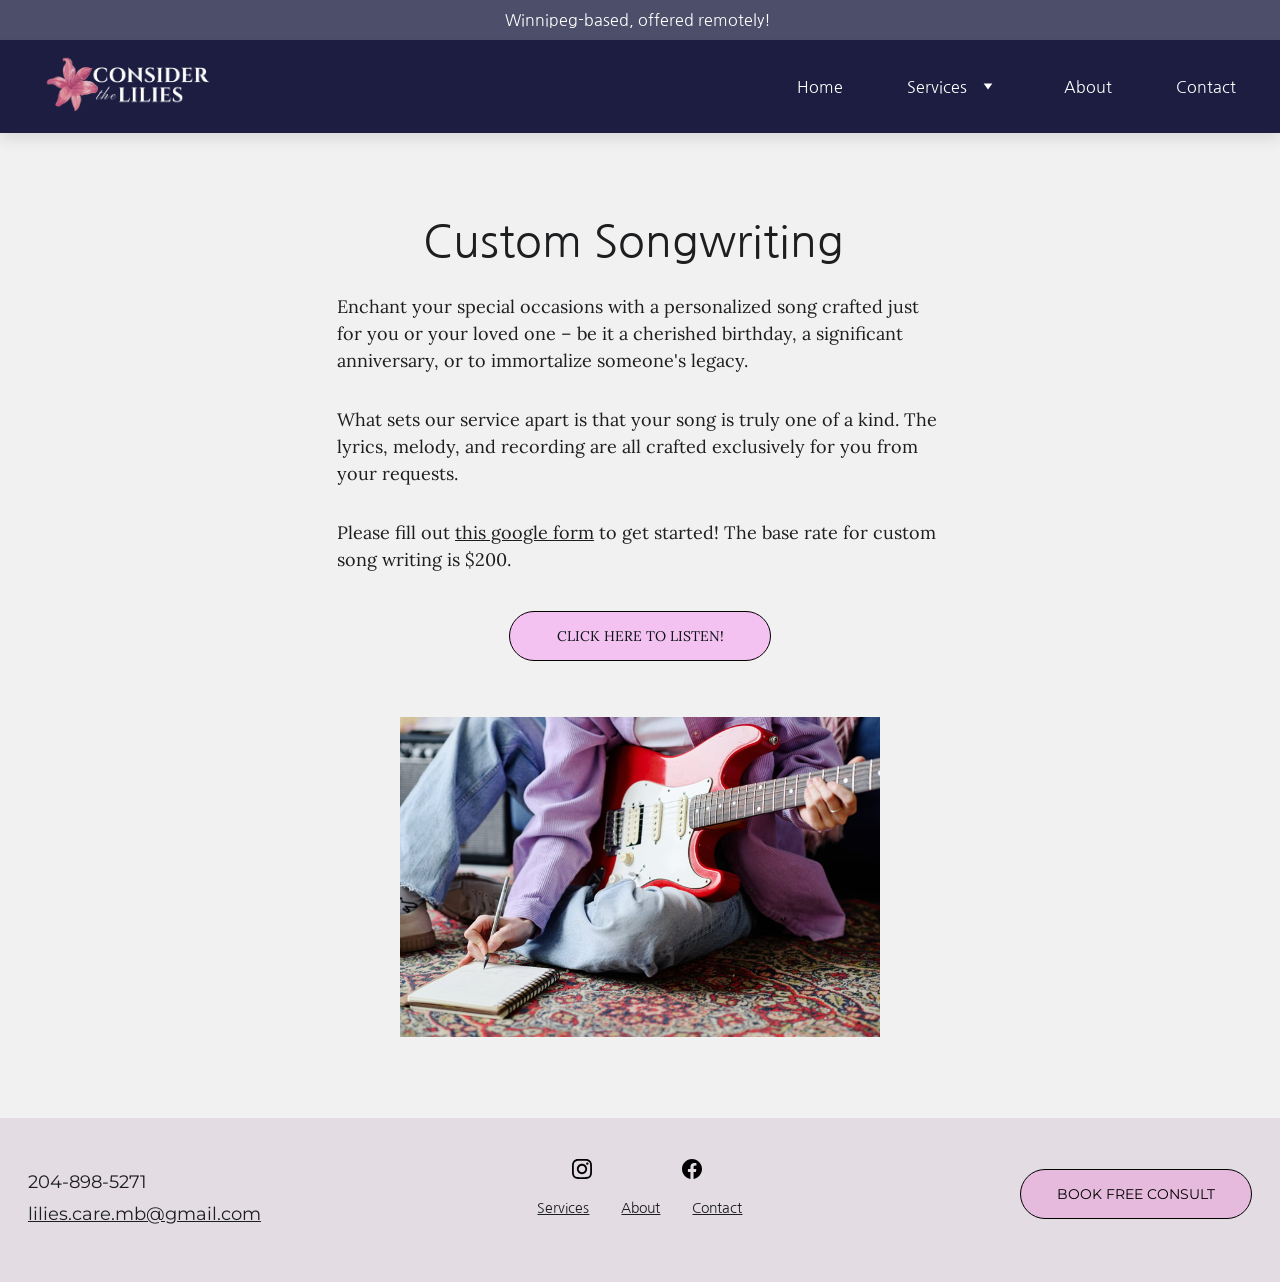
<file: songwriting.html>
<!DOCTYPE html>
<!-- saved from url=(0054)https://www.consider-the-lilies.ca/custom-song-writing -->
<html lang="en"><head><meta http-equiv="Content-Type" content="text/html; charset=UTF-8"><meta name="viewport" content="width=device-width, initial-scale=1.0"><script type="application/ld+json">{"@context":"https://schema.org/","name":"Personalized Song Writing | Winnipeg-Based","url":"https://www.consider-the-lilies.ca/custom-song-writing","description":"Enchant your special occasions with a timeless melody - a personalized song creation just for you or your loved one. Celebrate cherished birthdays, significant anniversaries, and immortalize someon...","image":"https://www.consider-the-lilies.ca/assets-home/thisone-A0xN4enNOEIJx6e4.png","inLanguage":"en","keywords":["personalized song creation","custom song writing","winnipeg"],"@type":"WebPage"}</script><!--[--><!--[--><!--]--><!--[--><link rel="alternate" hreflang="x-default" href="songwriting.html"><!--]--><link href="./assets-songwriting/font-faces.css" rel="preconnect" crossorigin="true"><link href="./assets-songwriting/font-faces.css" rel="preload" as="style"><link href="./assets-songwriting/font-faces.css" rel="stylesheet" referrerpolicy="no-referrer"><title>Personalized Song Writing | Winnipeg-Based | Consider the Lilies Care Services - Winnipeg, MB</title><meta name="description" content="Enchant your special occasions with a timeless melody - a personalized song creation just for you or your loved one. Celebrate cherished birthdays, significant anniversaries, and immortalize someon..."><link rel="icon" type="image/jpeg" sizes="16x16" href="assets/favicon.jpg"><link rel="icon" type="image/jpeg" sizes="32x32" href="assets/favicon.jpg"><link rel="icon" type="image/jpeg" sizes="192x192" href="assets/favicon.jpg"><link rel="apple-touch-icon" href="assets/favicon.jpg"><meta content="https://www.consider-the-lilies.ca/custom-song-writing" property="og:url"><link rel="canonical" href="https://www.consider-the-lilies.ca/custom-song-writing"><meta content="Personalized Song Writing | Winnipeg-Based | Consider the Lilies Care Services - Winnipeg, MB" property="og:title"><meta name="twitter:title" content="Personalized Song Writing | Winnipeg-Based | Consider the Lilies Care Services - Winnipeg, MB"><meta content="website" property="og:type"><meta property="og:description" content="Enchant your special occasions with a timeless melody - a personalized song creation just for you or your loved one. Celebrate cherished birthdays, significant anniversaries, and immortalize someon..."><meta name="twitter:description" content="Enchant your special occasions with a timeless melody - a personalized song creation just for you or your loved one. Celebrate cherished birthdays, significant anniversaries, and immortalize someon..."><meta property="og:site_name" content="Consider the Lilies Care Services - Winnipeg, MB"><meta name="keywords" content="personalized song creation, custom song writing, winnipeg"><meta content="https://www.consider-the-lilies.ca/assets-home/thisone-A0xN4enNOEIJx6e4.png" property="og:image"><meta content="https://www.consider-the-lilies.ca/assets-home/thisone-A0xN4enNOEIJx6e4.png" name="twitter:image"><meta content="" property="og:image:alt"><meta content="" name="twitter:image:alt"><meta name="twitter:card" content="summary_large_image"><!----><!--]--><script>(function(){const postDate = null;

			const currentDate = new Date().setHours(0, 0, 0, 0);
			const postPublishDate = new Date(postDate).setHours(0, 0, 0, 0);

			if (postPublishDate && currentDate < postPublishDate) {
				window.location.replace('./index.html');
			}
		})();</script><link rel="stylesheet" href="./assets-songwriting/styles.css"><link rel="stylesheet" href="./assets-songwriting/cookieconsent.p7tfYeZO.css"><style>:root{--color-meteorite-dark:#2f1c6a;--color-meteorite-dark-2:#1f1346;--color-meteorite:#8c85ff;--color-meteorite-light:#d5dfff;--color-primary-dark:#5025d1;--color-primary:#673de6;--color-primary-light:#ebe4ff;--color-primary-charts:#b39ef3;--color-danger-dark:#d63163;--color-danger:#fc5185;--color-danger-light:#ffe8ef;--color-danger-charts:#fea8c2;--color-warning-dark:#fea419;--color-warning-dark-2:#9f6000;--color-warning-charts:#ffd28c;--color-warning:#ffcd35;--color-warning-light:#fff8e2;--color-success-dark:#008361;--color-success:#00b090;--color-success-light:#def4f0;--color-dark:#1d1e20;--color-black:#18181a;--color-gray-dark:#36344d;--color-gray:#727586;--color-gray-border:#dadce0;--color-gray-light:#f2f3f6;--color-light:#fff;--color-azure:#357df9;--color-azure-light:#e3ebf9;--color-azure-dark:#265ab2;--color-indigo:#6366f1;--color-neutral-200:#d8dae0}.whats-app-bubble{z-index:19;cursor:pointer;border-radius:100px;display:flex;position:fixed;bottom:24px;right:20px;box-shadow:0 4px 12px #00000026}#wtpQualitySign_fixedCSS,#wtpQualitySign_popupCSS{bottom:10px!important}#wtpQualitySign_fixedCSS{z-index:17!important}#wtpQualitySign_popupCSS{z-index:18!important}
</style><script data-el-id="script-consent-default">window.dataLayer = window.dataLayer || [];
	function gtag(){dataLayer.push(arguments);}
	gtag('consent', 'default', {"analytics_storage":"denied","ad_storage":"denied","ad_user_data":"denied","ad_personalization":"denied","functionality_storage":"denied","personalization_storage":"denied","security_storage":"granted"});</script><style id="cc-custom-theme">#cc-main { --cc-btn-primary-bg: rgb(0, 0, 0); --cc-toggle-on-bg: rgb(0, 0, 0); --cc-btn-primary-hover-bg: rgb(29, 30, 32); --cc-btn-primary-color: rgb(255, 255, 255); --cc-btn-secondary-bg: white; --cc-btn-secondary-hover-bg: rgb(240, 240, 240); --cc-font-family: 'Nanum Gothic', sans-serif; } #cc-main .cm__btn, #cc-main .pm__btn { border-radius: 999px; }</style></head><body><div><style>astro-island,astro-slot,astro-static-slot{display:contents}</style><astro-island uid="1m734Q" component-export="default" props="{&quot;page-noindex&quot;:[0,false],&quot;canonical-url&quot;:[0,&quot;https://www.consider-the-lilies.ca/custom-song-writing&quot;],&quot;site-meta&quot;:[0,{&quot;version&quot;:[0,201],&quot;template&quot;:[0,&quot;blankservicetemplate&quot;],&quot;metaTitle&quot;:[0,&quot;Consider the Lilies Care Services - Winnipeg, MB&quot;],&quot;ogImageAlt&quot;:[0,&quot;&quot;],&quot;buttonSetId&quot;:[0,&quot;0&quot;],&quot;faviconPath&quot;:[0,&quot;untitled-design-YanBjMZgjrHvyovy.jpg&quot;],&quot;ogImagePath&quot;:[0,&quot;8-tshgucrqrehpuec-AQE4NXbJQoFZ7ypD.png&quot;],&quot;defaultLocale&quot;:[0,&quot;system&quot;],&quot;faviconOrigin&quot;:[0,&quot;assets&quot;],&quot;ogImageOrigin&quot;:[0,&quot;assets&quot;],&quot;ecommerceStoreId&quot;:[0,&quot;store_01HGW3P2VCSK532CEDE9XVWPZ8&quot;],&quot;isCookieBarEnabled&quot;:[0,true],&quot;isPrivateModeActive&quot;:[0,false],&quot;demoEcommerceStoreId&quot;:[0,&quot;demo_01G0E9P2R0CFTNBWEEFCEV8EG5&quot;],&quot;shouldAddWWWPrefixToDomain&quot;:[0,true]}],&quot;domain&quot;:[0,&quot;www.consider-the-lilies.ca&quot;]}" client="only" opts="{&quot;name&quot;:&quot;ClientHead&quot;,&quot;value&quot;:&quot;vue&quot;}" data-v-app=""><div></div></astro-island><astro-island uid="Z1fXPXa" prefix="s1" component-export="default" props="{&quot;pageData&quot;:[0,{&quot;pages&quot;:[0,{&quot;home&quot;:[0,{&quot;type&quot;:[0,&quot;default&quot;],&quot;name&quot;:[0,&quot;Home&quot;],&quot;slug&quot;:[0,&quot;&quot;]}],&quot;z1SyUg&quot;:[0,{&quot;meta&quot;:[0,{&quot;title&quot;:[0,&quot;Personalized Song Writing | Winnipeg-Based&quot;],&quot;noindex&quot;:[0,false],&quot;keywords&quot;:[1,[[0,&quot;personalized song creation&quot;],[0,&quot;custom song writing&quot;],[0,&quot;winnipeg&quot;]]],&quot;password&quot;:[0,&quot;&quot;],&quot;ogImageAlt&quot;:[0,&quot;&quot;],&quot;description&quot;:[0,&quot;Enchant your special occasions with a timeless melody - a personalized song creation just for you or your loved one. Celebrate cherished birthdays, significant anniversaries, and immortalize someon...&quot;],&quot;focusKeyword&quot;:[0,&quot;personalized song creation&quot;],&quot;passwordDesign&quot;:[0,&quot;default&quot;],&quot;passwordBackText&quot;:[0,&quot;Back to&quot;],&quot;passwordButtonText&quot;:[0,&quot;Enter&quot;],&quot;passwordHeadingText&quot;:[0,&quot;Guest area&quot;],&quot;passwordSubheadingText&quot;:[0,&quot;Please enter the password to access the page&quot;],&quot;passwordPlaceholderText&quot;:[0,&quot;Type password&quot;]}],&quot;name&quot;:[0,&quot;Custom Songs&quot;],&quot;slug&quot;:[0,&quot;custom-song-writing&quot;],&quot;type&quot;:[0,&quot;default&quot;],&quot;blocks&quot;:[1,[[0,&quot;z4VNLr&quot;]]],&quot;hiddenSlots&quot;:[1,[]]}],&quot;z3RoZ7&quot;:[0,{&quot;type&quot;:[0,&quot;default&quot;],&quot;name&quot;:[0,&quot;Life Story Curation&quot;],&quot;slug&quot;:[0,&quot;life-story-curation&quot;]}],&quot;zZDAJn&quot;:[0,{&quot;type&quot;:[0,&quot;default&quot;],&quot;name&quot;:[0,&quot;About&quot;],&quot;slug&quot;:[0,&quot;about&quot;]}],&quot;zcMMs9&quot;:[0,{&quot;type&quot;:[0,&quot;default&quot;],&quot;name&quot;:[0,&quot;Recovery &amp; Illness Support&quot;],&quot;slug&quot;:[0,&quot;recovery-and-illness-support&quot;]}],&quot;ztuFv4&quot;:[0,{&quot;type&quot;:[0,&quot;default&quot;],&quot;name&quot;:[0,&quot;Sleep Pain Support&quot;],&quot;slug&quot;:[0,&quot;sleep-neck-pain-support&quot;]}],&quot;zujV5I&quot;:[0,{&quot;type&quot;:[0,&quot;default&quot;],&quot;name&quot;:[0,&quot;Companionship&quot;],&quot;slug&quot;:[0,&quot;companionship-services&quot;]}],&quot;Dl3R79bXy&quot;:[0,{&quot;type&quot;:[0,&quot;default&quot;],&quot;name&quot;:[0,&quot;Contact&quot;],&quot;slug&quot;:[0,&quot;contact&quot;]}],&quot;page_toIPvwTGgmcU-5zpjx6YB&quot;:[0,{&quot;type&quot;:[0,&quot;default&quot;],&quot;name&quot;:[0,&quot;Services&quot;],&quot;slug&quot;:[0,&quot;support-services&quot;]}]}],&quot;blocks&quot;:[0,{&quot;header&quot;:[0,{&quot;slot&quot;:[0,&quot;header&quot;],&quot;type&quot;:[0,&quot;BlockNavigation&quot;],&quot;mobile&quot;:[0,{&quot;height&quot;:[0,54],&quot;logoHeight&quot;:[0,24]}],&quot;desktop&quot;:[0,{&quot;height&quot;:[0,93],&quot;logoHeight&quot;:[0,63]}],&quot;settings&quot;:[0,{&quot;styles&quot;:[0,{&quot;width&quot;:[0,&quot;1240px&quot;],&quot;padding&quot;:[0,&quot;15px 16px 15px 16px&quot;],&quot;logo-width&quot;:[0,&quot;172px&quot;],&quot;cartIconSize&quot;:[0,&quot;24px&quot;],&quot;link-spacing&quot;:[0,&quot;64px&quot;],&quot;m-logo-width&quot;:[0,&quot;64px&quot;],&quot;m-link-spacing&quot;:[0,&quot;24px&quot;],&quot;element-spacing&quot;:[0,&quot;24px&quot;],&quot;contrastBackgroundColor&quot;:[0,&quot;rgb(47, 48, 107)&quot;]}],&quot;cartText&quot;:[0,&quot;Shopping bag&quot;],&quot;isSticky&quot;:[0,true],&quot;showLogo&quot;:[0,true],&quot;headerLayout&quot;:[0,&quot;desktop-1&quot;],&quot;isCartVisible&quot;:[0,true],&quot;logoImagePath&quot;:[0,&quot;slkjdhgsd-mp8nX3b9PKce84oy.png&quot;],&quot;mHeaderLayout&quot;:[0,&quot;mobile-1&quot;],&quot;logoImageOrigin&quot;:[0,&quot;assets&quot;],&quot;mobileLinksAlignment&quot;:[0,&quot;right&quot;]}],&quot;zindexes&quot;:[1,[]],&quot;background&quot;:[0,{&quot;color&quot;:[0,&quot;rgb(28, 29, 64)&quot;],&quot;current&quot;:[0,&quot;color&quot;],&quot;isTransparent&quot;:[0,false]}],&quot;components&quot;:[1,[]],&quot;fontFamily&quot;:[0,&quot;Nanum Gothic&quot;],&quot;fontWeight&quot;:[0,400],&quot;logoAspectRatio&quot;:[0,2.751031636863824],&quot;navLinkTextColor&quot;:[0,&quot;rgb(255, 255, 255)&quot;],&quot;navLinkTextColorHover&quot;:[0,&quot;rgb(136, 136, 136)&quot;]}],&quot;z4VNLr&quot;:[0,{&quot;type&quot;:[0,&quot;BlockLayout&quot;],&quot;mobile&quot;:[0,{&quot;minHeight&quot;:[0,1065]}],&quot;desktop&quot;:[0,{&quot;minHeight&quot;:[0,985]}],&quot;settings&quot;:[0,{&quot;styles&quot;:[0,{&quot;rows&quot;:[0,8],&quot;width&quot;:[0,&quot;1224px&quot;],&quot;row-gap&quot;:[0,&quot;16px&quot;],&quot;row-size&quot;:[0,&quot;48px&quot;],&quot;column-gap&quot;:[0,&quot;24px&quot;],&quot;block-padding&quot;:[0,&quot;16px 0px 16px 0px&quot;],&quot;m-block-padding&quot;:[0,&quot;40px 16px 40px 16px&quot;]}]}],&quot;zindexes&quot;:[1,[[0,&quot;zBJKE4&quot;],[0,&quot;zYmZOC&quot;],[0,&quot;zFEdEZ&quot;],[0,&quot;zerIK8&quot;]]],&quot;background&quot;:[0,{&quot;color&quot;:[0,&quot;rgb(241, 241, 241)&quot;],&quot;current&quot;:[0,&quot;color&quot;]}],&quot;components&quot;:[1,[[0,&quot;zBJKE4&quot;],[0,&quot;zYmZOC&quot;],[0,&quot;zFEdEZ&quot;],[0,&quot;zerIK8&quot;]]],&quot;initialBlockId&quot;:[0,&quot;zeOaCI&quot;]}],&quot;zctw31&quot;:[0,{&quot;slot&quot;:[0,&quot;footer&quot;],&quot;type&quot;:[0,&quot;BlockLayout&quot;],&quot;mobile&quot;:[0,{&quot;minHeight&quot;:[0,277]}],&quot;desktop&quot;:[0,{&quot;minHeight&quot;:[0,164]}],&quot;settings&quot;:[0,{&quot;styles&quot;:[0,{&quot;cols&quot;:[0,&quot;12&quot;],&quot;rows&quot;:[0,7],&quot;width&quot;:[0,&quot;1224px&quot;],&quot;m-rows&quot;:[0,&quot;1&quot;],&quot;col-gap&quot;:[0,&quot;24px&quot;],&quot;row-gap&quot;:[0,&quot;16px&quot;],&quot;row-size&quot;:[0,&quot;48px&quot;],&quot;column-gap&quot;:[0,&quot;24px&quot;],&quot;block-padding&quot;:[0,&quot;16px 0 16px 0&quot;],&quot;m-block-padding&quot;:[0,&quot;40px 16px 40px 16px&quot;]}]}],&quot;zindexes&quot;:[1,[[0,&quot;zlhbIX&quot;],[0,&quot;z-3jcn&quot;],[0,&quot;z84M2k&quot;],[0,&quot;z2B2vZ&quot;]]],&quot;background&quot;:[0,{&quot;color&quot;:[0,&quot;rgb(227, 221, 227)&quot;],&quot;current&quot;:[0,&quot;color&quot;]}],&quot;components&quot;:[1,[[0,&quot;zlhbIX&quot;],[0,&quot;z-3jcn&quot;],[0,&quot;z84M2k&quot;],[0,&quot;z2B2vZ&quot;]]],&quot;initialBlockId&quot;:[0,&quot;uidC8frQP&quot;]}],&quot;stickyBar&quot;:[0,{&quot;type&quot;:[0,&quot;BlockStickyBar&quot;],&quot;items&quot;:[1,[[0,{&quot;type&quot;:[0,&quot;text&quot;],&quot;content&quot;:[0,&quot;&lt;p dir=\&quot;auto\&quot; style=\&quot;color: rgb(255, 255, 255); --lineHeightDesktop: 1.3; --fontSizeDesktop: 16px\&quot; class=\&quot;body-small\&quot;&gt;&lt;span style=\&quot;font-family: Nanum\\ Gothic; font-weight: 400\&quot;&gt;Winnipeg-based, offered remotely! &lt;/span&gt;&lt;/p&gt;&quot;]}]]],&quot;mobile&quot;:[0,{&quot;minHeight&quot;:[0,40]}],&quot;desktop&quot;:[0,{&quot;minHeight&quot;:[0,40]}],&quot;settings&quot;:[0,{&quot;styles&quot;:[0,{&quot;block-padding&quot;:[0,&quot;0&quot;],&quot;m-block-padding&quot;:[0,&quot;0 16px&quot;]}]}],&quot;zindexes&quot;:[1,[]],&quot;animation&quot;:[0,{&quot;name&quot;:[0,&quot;slide&quot;],&quot;type&quot;:[0,&quot;global&quot;]}],&quot;background&quot;:[0,{&quot;color&quot;:[0,&quot;rgba(28, 29, 64, 0.78)&quot;],&quot;current&quot;:[0,&quot;color&quot;]}],&quot;components&quot;:[1,[]]}]}],&quot;elements&quot;:[0,{&quot;z-3jcn&quot;:[0,{&quot;type&quot;:[0,&quot;GridTextBox&quot;],&quot;mobile&quot;:[0,{&quot;top&quot;:[0,82],&quot;left&quot;:[0,0],&quot;width&quot;:[0,328],&quot;height&quot;:[0,57]}],&quot;content&quot;:[0,&quot;&lt;p dir=\&quot;auto\&quot; style=\&quot;--lineHeightDesktop: 1.3; --fontSizeDesktop: 18px; margin-bottom: 8px;\&quot; class=\&quot;body\&quot;&gt;&lt;span style=\&quot;font-family: Montserrat; font-weight: 400;\&quot;&gt;204-898-5271&lt;/span&gt;&lt;/p&gt;&lt;p dir=\&quot;auto\&quot; style=\&quot;--lineHeightDesktop: 1.3; --fontSizeDesktop: 18px;\&quot; class=\&quot;body\&quot;&gt;&lt;span style=\&quot;font-family: Montserrat; font-weight: 400;\&quot;&gt;&lt;u&gt;&lt;a target=\&quot;_blank\&quot; rel=\&quot;nofollow\&quot; href=\&quot;mailto:lilies.care.mb@gmail.com\&quot; style=\&quot;text-decoration: none;\&quot;&gt;lilies.care.mb@gmail.com&lt;/a&gt;&lt;/u&gt;&lt;/span&gt;&lt;/p&gt;&quot;],&quot;desktop&quot;:[0,{&quot;top&quot;:[0,52],&quot;left&quot;:[0,0],&quot;width&quot;:[0,400],&quot;height&quot;:[0,56]}],&quot;settings&quot;:[0,{&quot;styles&quot;:[0,{&quot;text&quot;:[0,&quot;left&quot;],&quot;align&quot;:[0,&quot;flex-start&quot;],&quot;m-text&quot;:[0,&quot;center&quot;],&quot;justify&quot;:[0,&quot;flex-start&quot;],&quot;m-element-margin&quot;:[0,&quot;0 0 16px 0&quot;]}]}],&quot;animation&quot;:[0,{&quot;name&quot;:[0,&quot;slide&quot;],&quot;type&quot;:[0,&quot;global&quot;]}],&quot;initialElementId&quot;:[0,&quot;zdtEt_&quot;]}],&quot;z2B2vZ&quot;:[0,{&quot;type&quot;:[0,&quot;GridSocialIcons&quot;],&quot;links&quot;:[1,[[0,{&quot;svg&quot;:[0,&quot;&lt;svg width=\&quot;24\&quot; height=\&quot;24\&quot; viewBox=\&quot;0 0 24 24\&quot; fill=\&quot;none\&quot; xmlns=\&quot;http://www.w3.org/2000/svg\&quot;&gt;\n&lt;path d=\&quot;M12.0027 5.84808C8.59743 5.84808 5.85075 8.59477 5.85075 12C5.85075 15.4053 8.59743 18.1519 12.0027 18.1519C15.4079 18.1519 18.1546 15.4053 18.1546 12C18.1546 8.59477 15.4079 5.84808 12.0027 5.84808ZM12.0027 15.9996C9.80212 15.9996 8.00312 14.2059 8.00312 12C8.00312 9.7941 9.79677 8.00046 12.0027 8.00046C14.2086 8.00046 16.0022 9.7941 16.0022 12C16.0022 14.2059 14.2032 15.9996 12.0027 15.9996ZM19.8412 5.59644C19.8412 6.39421 19.1987 7.03135 18.4062 7.03135C17.6085 7.03135 16.9713 6.38885 16.9713 5.59644C16.9713 4.80402 17.6138 4.16153 18.4062 4.16153C19.1987 4.16153 19.8412 4.80402 19.8412 5.59644ZM23.9157 7.05277C23.8247 5.13063 23.3856 3.42801 21.9775 2.02522C20.5747 0.622429 18.8721 0.183388 16.9499 0.0870135C14.9689 -0.0254238 9.03112 -0.0254238 7.05008 0.0870135C5.1333 0.178034 3.43068 0.617075 2.02253 2.01986C0.614389 3.42265 0.180703 5.12527 0.0843279 7.04742C-0.0281093 9.02845 -0.0281093 14.9662 0.0843279 16.9472C0.175349 18.8694 0.614389 20.572 2.02253 21.9748C3.43068 23.3776 5.12794 23.8166 7.05008 23.913C9.03112 24.0254 14.9689 24.0254 16.9499 23.913C18.8721 23.822 20.5747 23.3829 21.9775 21.9748C23.3803 20.572 23.8193 18.8694 23.9157 16.9472C24.0281 14.9662 24.0281 9.03381 23.9157 7.05277ZM21.3564 19.0728C20.9388 20.1223 20.1303 20.9307 19.0755 21.3537C17.496 21.9802 13.7481 21.8356 12.0027 21.8356C10.2572 21.8356 6.50396 21.9748 4.92984 21.3537C3.88042 20.9361 3.07195 20.1276 2.64897 19.0728C2.02253 17.4934 2.16709 13.7455 2.16709 12C2.16709 10.2546 2.02789 6.50129 2.64897 4.92717C3.06659 3.87776 3.87507 3.06928 4.92984 2.6463C6.50931 2.01986 10.2572 2.16443 12.0027 2.16443C13.7481 2.16443 17.5014 2.02522 19.0755 2.6463C20.1249 3.06392 20.9334 3.8724 21.3564 4.92717C21.9828 6.50665 21.8383 10.2546 21.8383 12C21.8383 13.7455 21.9828 17.4987 21.3564 19.0728Z\&quot; fill=\&quot;currentColor\&quot;&gt;&lt;/path&gt;\n&lt;/svg&gt;\n&quot;],&quot;icon&quot;:[0,&quot;instagram&quot;],&quot;link&quot;:[0,&quot;https://www.instagram.com/lilies.care&quot;]}],[0,{&quot;svg&quot;:[0,&quot;&lt;svg width=\&quot;24\&quot; height=\&quot;24\&quot; viewBox=\&quot;0 0 24 24\&quot; fill=\&quot;none\&quot; xmlns=\&quot;http://www.w3.org/2000/svg\&quot;&gt;\n&lt;path d=\&quot;M24 12.0726C24 5.44354 18.629 0.0725708 12 0.0725708C5.37097 0.0725708 0 5.44354 0 12.0726C0 18.0619 4.38823 23.0264 10.125 23.9274V15.5414H7.07661V12.0726H10.125V9.4287C10.125 6.42144 11.9153 4.76031 14.6574 4.76031C15.9706 4.76031 17.3439 4.99451 17.3439 4.99451V7.94612H15.8303C14.34 7.94612 13.875 8.87128 13.875 9.82015V12.0726H17.2031L16.6708 15.5414H13.875V23.9274C19.6118 23.0264 24 18.0619 24 12.0726Z\&quot; fill=\&quot;currentColor\&quot;&gt;&lt;/path&gt;\n&lt;/svg&gt;\n&quot;],&quot;icon&quot;:[0,&quot;facebook&quot;],&quot;link&quot;:[0,&quot;https://www.facebook.com/profile.php?id=61561149473882&quot;]}]]],&quot;mobile&quot;:[0,{&quot;top&quot;:[0,44],&quot;left&quot;:[0,115],&quot;width&quot;:[0,99],&quot;height&quot;:[0,20]}],&quot;desktop&quot;:[0,{&quot;top&quot;:[0,41],&quot;left&quot;:[0,509],&quot;width&quot;:[0,200],&quot;height&quot;:[0,20]}],&quot;settings&quot;:[0,{&quot;styles&quot;:[0,{&quot;align&quot;:[0,&quot;&quot;],&quot;justify&quot;:[0,&quot;center&quot;],&quot;icon-size&quot;:[0,&quot;20px&quot;],&quot;icon-color&quot;:[0,&quot;rgb(0, 0, 0)&quot;],&quot;icon-spacing&quot;:[0,&quot;space-around&quot;],&quot;icon-direction&quot;:[0,&quot;row&quot;],&quot;icon-color-hover&quot;:[0,&quot;rgb(58, 58, 58)&quot;],&quot;m-element-margin&quot;:[0,&quot;0 0 16px 0&quot;],&quot;space-between-icons&quot;:[0,&quot;20px&quot;]}],&quot;useBrandColors&quot;:[0,false]}],&quot;animation&quot;:[0,{&quot;name&quot;:[0,&quot;slide&quot;],&quot;type&quot;:[0,&quot;global&quot;]}]}],&quot;z84M2k&quot;:[0,{&quot;rel&quot;:[0,&quot;nofollow&quot;],&quot;href&quot;:[0,&quot;http://consider-the-lilies-care-services.square.site/&quot;],&quot;type&quot;:[0,&quot;GridButton&quot;],&quot;mobile&quot;:[0,{&quot;top&quot;:[0,154],&quot;left&quot;:[0,64],&quot;width&quot;:[0,200],&quot;height&quot;:[0,55]}],&quot;target&quot;:[0,&quot;_blank&quot;],&quot;content&quot;:[0,&quot;book free consult&quot;],&quot;desktop&quot;:[0,{&quot;top&quot;:[0,51],&quot;left&quot;:[0,992],&quot;width&quot;:[0,232],&quot;height&quot;:[0,50]}],&quot;linkType&quot;:[0,&quot;external&quot;],&quot;settings&quot;:[0,{&quot;type&quot;:[0,&quot;primary&quot;],&quot;styles&quot;:[0,{&quot;align&quot;:[0,&quot;center&quot;],&quot;justify&quot;:[0,&quot;center&quot;],&quot;m-element-margin&quot;:[0,&quot;0 0 16px 0&quot;]}]}],&quot;animation&quot;:[0,{&quot;name&quot;:[0,&quot;slide&quot;],&quot;type&quot;:[0,&quot;global&quot;]}],&quot;fontColor&quot;:[0,&quot;rgb(0, 0, 0)&quot;],&quot;fontFamily&quot;:[0,&quot;Montserrat&quot;],&quot;fontWeight&quot;:[0,400],&quot;borderColor&quot;:[0,&quot;rgb(0, 0, 0)&quot;],&quot;borderWidth&quot;:[0,1],&quot;borderRadius&quot;:[0,25],&quot;fontColorHover&quot;:[0,&quot;rgb(255, 255, 255)&quot;],&quot;backgroundColor&quot;:[0,&quot;rgba(230, 177, 219, 0.78)&quot;],&quot;borderColorHover&quot;:[0,&quot;rgb(0, 0, 0)&quot;],&quot;initialElementId&quot;:[0,&quot;zkAEkx&quot;],&quot;backgroundColorHover&quot;:[0,&quot;rgb(29, 30, 32)&quot;]}],&quot;zBJKE4&quot;:[0,{&quot;type&quot;:[0,&quot;GridTextBox&quot;],&quot;mobile&quot;:[0,{&quot;top&quot;:[0,104],&quot;left&quot;:[0,41],&quot;width&quot;:[0,247],&quot;height&quot;:[0,94]}],&quot;content&quot;:[0,&quot;&lt;h2 dir=\&quot;auto\&quot; style=\&quot;--lineHeightDesktop: 1.3; --fontSizeDesktop: 44px;\&quot;&gt;Custom Songwriting &lt;/h2&gt;&quot;],&quot;desktop&quot;:[0,{&quot;top&quot;:[0,80],&quot;left&quot;:[0,380],&quot;width&quot;:[0,463],&quot;height&quot;:[0,57]}],&quot;settings&quot;:[0,{&quot;styles&quot;:[0,{&quot;text&quot;:[0,&quot;center&quot;],&quot;align&quot;:[0,&quot;flex-start&quot;],&quot;justify&quot;:[0,&quot;flex-start&quot;],&quot;m-element-margin&quot;:[0,&quot;0 0 16px 0&quot;]}]}],&quot;animation&quot;:[0,{&quot;name&quot;:[0,&quot;scale&quot;],&quot;type&quot;:[0,&quot;element&quot;]}],&quot;initialElementId&quot;:[0,&quot;zP-mOs&quot;]}],&quot;zFEdEZ&quot;:[0,{&quot;rel&quot;:[0,&quot;nofollow&quot;],&quot;type&quot;:[0,&quot;GridImage&quot;],&quot;mobile&quot;:[0,{&quot;top&quot;:[0,608],&quot;left&quot;:[0,0],&quot;width&quot;:[0,328],&quot;height&quot;:[0,320]}],&quot;desktop&quot;:[0,{&quot;top&quot;:[0,584],&quot;left&quot;:[0,372],&quot;width&quot;:[0,480],&quot;height&quot;:[0,320]}],&quot;settings&quot;:[0,{&quot;alt&quot;:[0,&quot;&quot;],&quot;path&quot;:[0,&quot;shutterstock_2280861267-YNqp2xQl6Jcnz0gy.jpg&quot;],&quot;origin&quot;:[0,&quot;assets&quot;],&quot;styles&quot;:[0,{&quot;align&quot;:[0,&quot;center&quot;],&quot;justify&quot;:[0,&quot;center&quot;],&quot;m-element-margin&quot;:[0,&quot;0 0 16px 0&quot;]}],&quot;clickAction&quot;:[0,&quot;none&quot;]}],&quot;animation&quot;:[0,{&quot;name&quot;:[0,&quot;slide&quot;],&quot;type&quot;:[0,&quot;global&quot;]}],&quot;fullResolutionWidth&quot;:[0,3240],&quot;fullResolutionHeight&quot;:[0,2160]}],&quot;zYmZOC&quot;:[0,{&quot;type&quot;:[0,&quot;GridTextBox&quot;],&quot;mobile&quot;:[0,{&quot;top&quot;:[0,214],&quot;left&quot;:[0,15],&quot;width&quot;:[0,299],&quot;height&quot;:[0,352]}],&quot;content&quot;:[0,&quot;&lt;p dir=\&quot;auto\&quot; class=\&quot;body\&quot;&gt;Enchant your special occasions with a personalized song crafted just for you or your loved one – be it a cherished birthday, a significant anniversary, or to immortalize someone&#39;s legacy. &lt;/p&gt;&lt;p dir=\&quot;auto\&quot; class=\&quot;body\&quot;&gt;What sets our service apart is that your song is truly one of a kind. The lyrics, melody, and recording are all crafted exclusively for you from your requests.&lt;/p&gt;&lt;p dir=\&quot;auto\&quot; class=\&quot;body\&quot;&gt;Please fill out &lt;u&gt;&lt;a target=\&quot;_blank\&quot; rel=\&quot;nofollow\&quot; href=\&quot;https://docs.google.com/forms/d/1OCzCgY7OqP8nQxlWXuhC1PLEgcrJt5vn2Wyvh40f8OY/edit\&quot; style=\&quot;text-decoration: none;\&quot;&gt;this google form&lt;/a&gt;&lt;/u&gt; to get started! The base rate for custom song writing is $200.&lt;/p&gt;&quot;],&quot;desktop&quot;:[0,{&quot;top&quot;:[0,160],&quot;left&quot;:[0,309],&quot;width&quot;:[0,606],&quot;height&quot;:[0,280]}],&quot;settings&quot;:[0,{&quot;styles&quot;:[0,{&quot;text&quot;:[0,&quot;left&quot;],&quot;align&quot;:[0,&quot;flex-start&quot;],&quot;justify&quot;:[0,&quot;flex-start&quot;],&quot;m-element-margin&quot;:[0,&quot;0 0 16px 0&quot;]}]}],&quot;initialElementId&quot;:[0,&quot;z-nIwL&quot;]}],&quot;zerIK8&quot;:[0,{&quot;rel&quot;:[0,&quot;nofollow&quot;],&quot;href&quot;:[0,&quot;https://bandcamp.com/download?id=998033606&amp;payment_id=398086450&amp;sig=2f05c961025a330d25ff888a1fa4f58a&amp;type=track&quot;],&quot;type&quot;:[0,&quot;GridButton&quot;],&quot;mobile&quot;:[0,{&quot;top&quot;:[0,944],&quot;left&quot;:[0,33],&quot;width&quot;:[0,262],&quot;height&quot;:[0,50]}],&quot;target&quot;:[0,&quot;_blank&quot;],&quot;content&quot;:[0,&quot;click here to listen!&quot;],&quot;desktop&quot;:[0,{&quot;top&quot;:[0,478],&quot;left&quot;:[0,481],&quot;width&quot;:[0,262],&quot;height&quot;:[0,50]}],&quot;linkType&quot;:[0,&quot;external&quot;],&quot;settings&quot;:[0,{&quot;type&quot;:[0,&quot;primary&quot;],&quot;styles&quot;:[0,{&quot;align&quot;:[0,&quot;center&quot;],&quot;justify&quot;:[0,&quot;center&quot;],&quot;m-element-margin&quot;:[0,&quot;0 0 16px 0&quot;]}]}],&quot;animation&quot;:[0,{&quot;name&quot;:[0,&quot;slide&quot;],&quot;type&quot;:[0,&quot;global&quot;]}],&quot;fontColor&quot;:[0,&quot;rgb(10, 16, 21)&quot;],&quot;borderColor&quot;:[0,&quot;rgb(0, 0, 0)&quot;],&quot;borderWidth&quot;:[0,1],&quot;linkedPageId&quot;:[0,&quot;&quot;],&quot;fontColorHover&quot;:[0,&quot;rgb(255, 255, 255)&quot;],&quot;backgroundColor&quot;:[0,&quot;rgba(247, 148, 241, 0.5)&quot;],&quot;borderColorHover&quot;:[0,&quot;rgb(0, 0, 0)&quot;],&quot;backgroundColorHover&quot;:[0,&quot;rgb(29, 30, 32)&quot;]}],&quot;zlhbIX&quot;:[0,{&quot;type&quot;:[0,&quot;GridTextBox&quot;],&quot;mobile&quot;:[0,{&quot;top&quot;:[0,239],&quot;left&quot;:[0,0],&quot;width&quot;:[0,328],&quot;height&quot;:[0,21]}],&quot;content&quot;:[0,&quot;&lt;p dir=\&quot;auto\&quot; class=\&quot;body-small\&quot;&gt;&lt;span style=\&quot;font-family: &amp;quot;Nanum Gothic&amp;quot;; font-weight: 400;\&quot;&gt;&lt;u&gt;&lt;a target=\&quot;_self\&quot; rel=\&quot;\&quot; href=\&quot;services.html\&quot; style=\&quot;text-decoration: none;\&quot; data-page-id=\&quot;page_toIPvwTGgmcU-5zpjx6YB\&quot;&gt;Services&lt;/a&gt;&lt;/u&gt;        &lt;u&gt;&lt;a target=\&quot;_self\&quot; rel=\&quot;\&quot; href=\&quot;about.html\&quot; style=\&quot;text-decoration: none;\&quot; data-page-id=\&quot;zZDAJn\&quot;&gt;About&lt;/a&gt;&lt;/u&gt;        &lt;u&gt;&lt;a target=\&quot;_self\&quot; rel=\&quot;\&quot; href=\&quot;contact.html\&quot; style=\&quot;text-decoration: none;\&quot; data-page-id=\&quot;Dl3R79bXy\&quot;&gt;Contact&lt;/a&gt;&lt;/u&gt;&lt;/span&gt;&lt;/p&gt;&quot;],&quot;desktop&quot;:[0,{&quot;top&quot;:[0,80],&quot;left&quot;:[0,412],&quot;width&quot;:[0,400],&quot;height&quot;:[0,21]}],&quot;settings&quot;:[0,{&quot;styles&quot;:[0,{&quot;text&quot;:[0,&quot;center&quot;],&quot;align&quot;:[0,&quot;flex-start&quot;],&quot;justify&quot;:[0,&quot;flex-start&quot;],&quot;m-element-margin&quot;:[0,&quot;0 0 16px 0&quot;]}]}],&quot;animation&quot;:[0,{&quot;name&quot;:[0,&quot;slide&quot;],&quot;type&quot;:[0,&quot;global&quot;]}]}]}],&quot;nav&quot;:[1,[[0,{&quot;isHidden&quot;:[0,false],&quot;linkType&quot;:[0,&quot;Page&quot;],&quot;subItems&quot;:[1,[]],&quot;navItemId&quot;:[0,&quot;home&quot;],&quot;linkedPageId&quot;:[0,&quot;home&quot;]}],[0,{&quot;isHidden&quot;:[0,false],&quot;linkType&quot;:[0,&quot;Page&quot;],&quot;subItems&quot;:[1,[[0,{&quot;isHidden&quot;:[0,false],&quot;linkType&quot;:[0,&quot;Page&quot;],&quot;subItems&quot;:[1,[]],&quot;navItemId&quot;:[0,&quot;zRCZxj&quot;],&quot;linkedPageId&quot;:[0,&quot;zujV5I&quot;]}],[0,{&quot;isHidden&quot;:[0,false],&quot;linkType&quot;:[0,&quot;Page&quot;],&quot;subItems&quot;:[1,[]],&quot;navItemId&quot;:[0,&quot;zcGoJC&quot;],&quot;linkedPageId&quot;:[0,&quot;z3RoZ7&quot;]}],[0,{&quot;isHidden&quot;:[0,false],&quot;linkType&quot;:[0,&quot;Page&quot;],&quot;subItems&quot;:[1,[]],&quot;navItemId&quot;:[0,&quot;zITY5V&quot;],&quot;linkedPageId&quot;:[0,&quot;zcMMs9&quot;]}],[0,{&quot;isHidden&quot;:[0,false],&quot;linkType&quot;:[0,&quot;Page&quot;],&quot;subItems&quot;:[1,[]],&quot;navItemId&quot;:[0,&quot;zAjJnD&quot;],&quot;linkedPageId&quot;:[0,&quot;z1SyUg&quot;]}],[0,{&quot;isHidden&quot;:[0,false],&quot;linkType&quot;:[0,&quot;Page&quot;],&quot;subItems&quot;:[1,[]],&quot;navItemId&quot;:[0,&quot;zqa7IB&quot;],&quot;linkedPageId&quot;:[0,&quot;ztuFv4&quot;]}]]],&quot;navItemId&quot;:[0,&quot;-ZityMQMN8a_iu8qYbt3v&quot;],&quot;linkedPageId&quot;:[0,&quot;page_toIPvwTGgmcU-5zpjx6YB&quot;]}],[0,{&quot;isHidden&quot;:[0,false],&quot;linkType&quot;:[0,&quot;Page&quot;],&quot;subItems&quot;:[1,[]],&quot;navItemId&quot;:[0,&quot;zFDUev&quot;],&quot;linkedPageId&quot;:[0,&quot;zZDAJn&quot;]}],[0,{&quot;isHidden&quot;:[0,false],&quot;linkType&quot;:[0,&quot;Page&quot;],&quot;subItems&quot;:[1,[]],&quot;navItemId&quot;:[0,&quot;Dl3R79bXy&quot;],&quot;linkedPageId&quot;:[0,&quot;Dl3R79bXy&quot;]}]]],&quot;currentLocale&quot;:[0,&quot;system&quot;],&quot;homePageId&quot;:[0,&quot;home&quot;],&quot;cookieBannerAcceptText&quot;:[0,&quot;Accept&quot;],&quot;cookieBannerDisclaimer&quot;:[0,&quot;This website uses cookies to provide necessary site functionality and to improve your experience. By using this website, you agree to our use of cookies.&quot;],&quot;cookieBannerDeclineText&quot;:[0,&quot;Decline&quot;],&quot;cookieConsentTranslations&quot;:[0,{&quot;categoryNecessaryName&quot;:[0,&quot;Strictly Necessary Cookies&quot;],&quot;categoryNecessaryDescription&quot;:[0,&quot;These cookies are essential for the website to function properly.&quot;],&quot;categoryPlatformAnalyticsName&quot;:[0,&quot;Platform Analytics&quot;],&quot;categoryPlatformAnalyticsDescription&quot;:[0,&quot;Hostinger uses cookies and similar technologies to analyze how you use this website. This helps improve user experience and Hostinger products. For this purpose, Amplitude service is used to collect usage data that does not directly identify you. Analytics are used only with your consent.&quot;]}],&quot;cookieConsentLocale&quot;:[0,&quot;system&quot;],&quot;blogReadingTimeText&quot;:[0],&quot;metaTitle&quot;:[0],&quot;meta&quot;:[0,{&quot;version&quot;:[0,201],&quot;template&quot;:[0,&quot;blankservicetemplate&quot;],&quot;metaTitle&quot;:[0,&quot;Consider the Lilies Care Services - Winnipeg, MB&quot;],&quot;ogImageAlt&quot;:[0,&quot;&quot;],&quot;buttonSetId&quot;:[0,&quot;0&quot;],&quot;faviconPath&quot;:[0,&quot;untitled-design-YanBjMZgjrHvyovy.jpg&quot;],&quot;ogImagePath&quot;:[0,&quot;8-tshgucrqrehpuec-AQE4NXbJQoFZ7ypD.png&quot;],&quot;defaultLocale&quot;:[0,&quot;system&quot;],&quot;faviconOrigin&quot;:[0,&quot;assets&quot;],&quot;ogImageOrigin&quot;:[0,&quot;assets&quot;],&quot;ecommerceStoreId&quot;:[0,&quot;store_01HGW3P2VCSK532CEDE9XVWPZ8&quot;],&quot;isCookieBarEnabled&quot;:[0,true],&quot;isPrivateModeActive&quot;:[0,false],&quot;demoEcommerceStoreId&quot;:[0,&quot;demo_01G0E9P2R0CFTNBWEEFCEV8EG5&quot;],&quot;shouldAddWWWPrefixToDomain&quot;:[0,true]}],&quot;forms&quot;:[0,{&quot;Contact form&quot;:[0,{&quot;token&quot;:[0,&quot;mP473RW9J8hJ37vRj79BmnBL8bRmDZQe&quot;]}],&quot;Subscribe form&quot;:[0,{&quot;token&quot;:[0,&quot;mnlz8kVoWgH1jzPlOvMnYD6NqonAJawe&quot;]}]}],&quot;styles&quot;:[0,{&quot;h1&quot;:[0,{&quot;font-size&quot;:[0,&quot;64px&quot;],&quot;font-style&quot;:[0,&quot;normal&quot;],&quot;font-family&quot;:[0,&quot;var(--font-primary)&quot;],&quot;font-weight&quot;:[0,400],&quot;line-height&quot;:[0,&quot;1.3em&quot;],&quot;m-font-size&quot;:[0,&quot;40px&quot;],&quot;letter-spacing&quot;:[0,0],&quot;text-transform&quot;:[0,&quot;none&quot;],&quot;text-decoration&quot;:[0,&quot;none&quot;]}],&quot;h2&quot;:[0,{&quot;font-size&quot;:[0,&quot;56px&quot;],&quot;font-style&quot;:[0,&quot;normal&quot;],&quot;font-family&quot;:[0,&quot;var(--font-primary)&quot;],&quot;font-weight&quot;:[0,400],&quot;line-height&quot;:[0,&quot;1.3em&quot;],&quot;m-font-size&quot;:[0,&quot;36px&quot;],&quot;letter-spacing&quot;:[0,0],&quot;text-transform&quot;:[0,&quot;none&quot;],&quot;text-decoration&quot;:[0,&quot;none&quot;]}],&quot;h3&quot;:[0,{&quot;font-size&quot;:[0,&quot;48px&quot;],&quot;font-style&quot;:[0,&quot;normal&quot;],&quot;font-family&quot;:[0,&quot;var(--font-primary)&quot;],&quot;font-weight&quot;:[0,400],&quot;line-height&quot;:[0,&quot;1.3em&quot;],&quot;m-font-size&quot;:[0,&quot;32px&quot;],&quot;letter-spacing&quot;:[0,0],&quot;text-transform&quot;:[0,&quot;none&quot;],&quot;text-decoration&quot;:[0,&quot;none&quot;]}],&quot;h4&quot;:[0,{&quot;font-size&quot;:[0,&quot;40px&quot;],&quot;font-style&quot;:[0,&quot;normal&quot;],&quot;font-family&quot;:[0,&quot;var(--font-primary)&quot;],&quot;font-weight&quot;:[0,400],&quot;line-height&quot;:[0,&quot;1.3em&quot;],&quot;m-font-size&quot;:[0,&quot;24px&quot;],&quot;letter-spacing&quot;:[0,0],&quot;text-transform&quot;:[0,&quot;none&quot;],&quot;text-decoration&quot;:[0,&quot;none&quot;]}],&quot;h5&quot;:[0,{&quot;font-size&quot;:[0,&quot;32px&quot;],&quot;font-style&quot;:[0,&quot;normal&quot;],&quot;font-family&quot;:[0,&quot;var(--font-primary)&quot;],&quot;font-weight&quot;:[0,400],&quot;line-height&quot;:[0,&quot;1.3em&quot;],&quot;m-font-size&quot;:[0,&quot;24px&quot;],&quot;letter-spacing&quot;:[0,0],&quot;text-transform&quot;:[0,&quot;none&quot;],&quot;text-decoration&quot;:[0,&quot;none&quot;]}],&quot;h6&quot;:[0,{&quot;font-size&quot;:[0,&quot;24px&quot;],&quot;font-style&quot;:[0,&quot;normal&quot;],&quot;font-family&quot;:[0,&quot;var(--font-primary)&quot;],&quot;font-weight&quot;:[0,400],&quot;line-height&quot;:[0,&quot;1.3em&quot;],&quot;m-font-size&quot;:[0,&quot;20px&quot;],&quot;letter-spacing&quot;:[0,0],&quot;text-transform&quot;:[0,&quot;none&quot;],&quot;text-decoration&quot;:[0,&quot;none&quot;]}],&quot;body&quot;:[0,{&quot;font-size&quot;:[0,&quot;18px&quot;],&quot;font-style&quot;:[0,&quot;normal&quot;],&quot;font-family&quot;:[0,&quot;var(--font-secondary)&quot;],&quot;font-weight&quot;:[0,400],&quot;line-height&quot;:[0,&quot;1.5em&quot;],&quot;m-font-size&quot;:[0,&quot;16px&quot;],&quot;letter-spacing&quot;:[0,0],&quot;text-transform&quot;:[0,&quot;none&quot;],&quot;text-decoration&quot;:[0,&quot;none&quot;]}],&quot;font&quot;:[0,{&quot;primary&quot;:[0,&quot;&#39;Nanum Gothic&#39;, sans-serif&quot;],&quot;secondary&quot;:[0,&quot;&#39;Lora&#39;, serif&quot;]}],&quot;nav-link&quot;:[0,{&quot;color&quot;:[0,&quot;rgb(255, 255, 255)&quot;],&quot;font-size&quot;:[0,&quot;16px&quot;],&quot;font-style&quot;:[0,&quot;normal&quot;],&quot;color-hover&quot;:[0,&quot;rgb(136, 136, 136)&quot;],&quot;font-family&quot;:[0,&quot;var(--font-secondary)&quot;],&quot;font-weight&quot;:[0,400],&quot;line-height&quot;:[0,&quot;1.5em&quot;],&quot;m-font-size&quot;:[0,&quot;16px&quot;],&quot;letter-spacing&quot;:[0,0],&quot;text-transform&quot;:[0,&quot;none&quot;],&quot;text-decoration&quot;:[0,&quot;none&quot;]}],&quot;body-large&quot;:[0,{&quot;font-size&quot;:[0,&quot;18px&quot;],&quot;font-style&quot;:[0,&quot;normal&quot;],&quot;font-family&quot;:[0,&quot;var(--font-secondary)&quot;],&quot;font-weight&quot;:[0,400],&quot;line-height&quot;:[0,&quot;1.5em&quot;],&quot;m-font-size&quot;:[0,&quot;18px&quot;],&quot;letter-spacing&quot;:[0,0],&quot;text-transform&quot;:[0,&quot;none&quot;],&quot;text-decoration&quot;:[0,&quot;none&quot;]}],&quot;body-small&quot;:[0,{&quot;font-size&quot;:[0,&quot;14px&quot;],&quot;font-style&quot;:[0,&quot;normal&quot;],&quot;font-family&quot;:[0,&quot;var(--font-secondary)&quot;],&quot;font-weight&quot;:[0,400],&quot;line-height&quot;:[0,&quot;1.5em&quot;],&quot;m-font-size&quot;:[0,&quot;14px&quot;],&quot;letter-spacing&quot;:[0,0],&quot;text-transform&quot;:[0,&quot;none&quot;],&quot;text-decoration&quot;:[0,&quot;none&quot;]}],&quot;grid-button-primary&quot;:[0,{&quot;font-size&quot;:[0,&quot;14px&quot;],&quot;padding-x&quot;:[0,&quot;48px&quot;],&quot;padding-y&quot;:[0,&quot;16px&quot;],&quot;font-color&quot;:[0,&quot;rgb(255, 255, 255)&quot;],&quot;font-style&quot;:[0,&quot;normal&quot;],&quot;border-null&quot;:[0,&quot;none&quot;],&quot;font-family&quot;:[0,&quot;var(--font-secondary)&quot;],&quot;font-weight&quot;:[0,400],&quot;line-height&quot;:[0,&quot;1.35&quot;],&quot;m-font-size&quot;:[0,&quot;14px&quot;],&quot;m-padding-x&quot;:[0,&quot;40px&quot;],&quot;m-padding-y&quot;:[0,&quot;14px&quot;],&quot;box-shadow-x&quot;:[0,&quot;0px&quot;],&quot;box-shadow-y&quot;:[0,&quot;0px&quot;],&quot;border-radius&quot;:[0,999],&quot;letter-spacing&quot;:[0,&quot;normal&quot;],&quot;text-transform&quot;:[0,&quot;uppercase&quot;],&quot;box-shadow-blur&quot;:[0,&quot;0px&quot;],&quot;box-shadow-null&quot;:[0,&quot;none&quot;],&quot;text-decoration&quot;:[0,&quot;none&quot;],&quot;background-color&quot;:[0,&quot;rgb(0, 0, 0)&quot;],&quot;box-shadow-color&quot;:[0,&quot;rgba(0, 0, 0, 0)&quot;],&quot;border-null-hover&quot;:[0,&quot;none&quot;],&quot;box-shadow-spread&quot;:[0,&quot;0px&quot;],&quot;box-shadow-x-hover&quot;:[0,&quot;0px&quot;],&quot;box-shadow-y-hover&quot;:[0,&quot;0px&quot;],&quot;transition-duration&quot;:[0,&quot;0.2s&quot;],&quot;background-color-null&quot;:[0,&quot;&quot;],&quot;box-shadow-blur-hover&quot;:[0,&quot;0px&quot;],&quot;box-shadow-null-hover&quot;:[0,&quot;none&quot;],&quot;background-color-hover&quot;:[0,&quot;rgb(29, 30, 32)&quot;],&quot;box-shadow-color-hover&quot;:[0,&quot;0px&quot;],&quot;box-shadow-spread-hover&quot;:[0,&quot;0px&quot;],&quot;transition-timing-function&quot;:[0,&quot;ease&quot;],&quot;background-color-null-hover&quot;:[0,&quot;&quot;]}],&quot;grid-button-secondary&quot;:[0,{&quot;font-size&quot;:[0,&quot;14px&quot;],&quot;padding-x&quot;:[0,&quot;48px&quot;],&quot;padding-y&quot;:[0,&quot;16px&quot;],&quot;font-style&quot;:[0,&quot;normal&quot;],&quot;border-null&quot;:[0,&quot;none&quot;],&quot;font-family&quot;:[0,&quot;var(--font-secondary)&quot;],&quot;font-weight&quot;:[0,400],&quot;line-height&quot;:[0,&quot;1.35&quot;],&quot;m-font-size&quot;:[0,&quot;14px&quot;],&quot;m-padding-x&quot;:[0,&quot;40px&quot;],&quot;m-padding-y&quot;:[0,&quot;14px&quot;],&quot;box-shadow-x&quot;:[0,&quot;0px&quot;],&quot;box-shadow-y&quot;:[0,&quot;0px&quot;],&quot;border-radius&quot;:[0,999],&quot;letter-spacing&quot;:[0,&quot;normal&quot;],&quot;text-transform&quot;:[0,&quot;uppercase&quot;],&quot;box-shadow-blur&quot;:[0,&quot;0px&quot;],&quot;box-shadow-null&quot;:[0,&quot;none&quot;],&quot;text-decoration&quot;:[0,&quot;none&quot;],&quot;background-color&quot;:[0,&quot;white&quot;],&quot;box-shadow-color&quot;:[0,&quot;rgba(0, 0, 0, 0)&quot;],&quot;border-null-hover&quot;:[0,&quot;none&quot;],&quot;box-shadow-spread&quot;:[0,&quot;0px&quot;],&quot;box-shadow-x-hover&quot;:[0,&quot;0px&quot;],&quot;box-shadow-y-hover&quot;:[0,&quot;0px&quot;],&quot;transition-duration&quot;:[0,&quot;0.2s&quot;],&quot;background-color-null&quot;:[0,&quot;&quot;],&quot;box-shadow-blur-hover&quot;:[0,&quot;0px&quot;],&quot;box-shadow-null-hover&quot;:[0,&quot;none&quot;],&quot;background-color-hover&quot;:[0,&quot;rgb(240, 240, 240)&quot;],&quot;box-shadow-color-hover&quot;:[0,&quot;0px&quot;],&quot;box-shadow-spread-hover&quot;:[0,&quot;0px&quot;],&quot;transition-timing-function&quot;:[0,&quot;ease&quot;],&quot;background-color-null-hover&quot;:[0,&quot;&quot;]}]}],&quot;domain&quot;:[0,&quot;www.consider-the-lilies.ca&quot;],&quot;siteId&quot;:[0,&quot;AVLG8XK84nCG4xDb&quot;],&quot;ecommerceShoppingCart&quot;:[0],&quot;blogCategories&quot;:[0,{}],&quot;hasBlogPosts&quot;:[0,true],&quot;languageSwitcherLanguages&quot;:[1,[]],&quot;currentPageId&quot;:[0,&quot;z1SyUg&quot;],&quot;productId&quot;:[0],&quot;languageKeys&quot;:[1,[[0,&quot;system&quot;]]],&quot;isDynamicProductPageEnabled&quot;:[0,false],&quot;buildDate&quot;:[0,&quot;1788051453349&quot;]}],&quot;productData&quot;:[0]}" client="load" opts="{&quot;name&quot;:&quot;PageComponent&quot;,&quot;value&quot;:true}" await-children=""><!--[--><main style="--h1-font-size: 64px; --h1-font-style: normal; --h1-font-family: var(--font-primary); --h1-font-weight: 400; --h1-line-height: 1.3em; --h1-m-font-size: 40px; --h1-letter-spacing: 0; --h1-text-transform: none; --h1-text-decoration: none; --h2-font-size: 56px; --h2-font-style: normal; --h2-font-family: var(--font-primary); --h2-font-weight: 400; --h2-line-height: 1.3em; --h2-m-font-size: 36px; --h2-letter-spacing: 0; --h2-text-transform: none; --h2-text-decoration: none; --h3-font-size: 48px; --h3-font-style: normal; --h3-font-family: var(--font-primary); --h3-font-weight: 400; --h3-line-height: 1.3em; --h3-m-font-size: 32px; --h3-letter-spacing: 0; --h3-text-transform: none; --h3-text-decoration: none; --h4-font-size: 40px; --h4-font-style: normal; --h4-font-family: var(--font-primary); --h4-font-weight: 400; --h4-line-height: 1.3em; --h4-m-font-size: 24px; --h4-letter-spacing: 0; --h4-text-transform: none; --h4-text-decoration: none; --h5-font-size: 32px; --h5-font-style: normal; --h5-font-family: var(--font-primary); --h5-font-weight: 400; --h5-line-height: 1.3em; --h5-m-font-size: 24px; --h5-letter-spacing: 0; --h5-text-transform: none; --h5-text-decoration: none; --h6-font-size: 24px; --h6-font-style: normal; --h6-font-family: var(--font-primary); --h6-font-weight: 400; --h6-line-height: 1.3em; --h6-m-font-size: 20px; --h6-letter-spacing: 0; --h6-text-transform: none; --h6-text-decoration: none; --body-font-size: 18px; --body-font-style: normal; --body-font-family: var(--font-secondary); --body-font-weight: 400; --body-line-height: 1.5em; --body-m-font-size: 16px; --body-letter-spacing: 0; --body-text-transform: none; --body-text-decoration: none; --font-primary: &#39;Nanum Gothic&#39;, sans-serif; --font-secondary: &#39;Lora&#39;, serif; --nav-link-color: rgb(255, 255, 255); --nav-link-font-size: 16px; --nav-link-font-style: normal; --nav-link-color-hover: rgb(136, 136, 136); --nav-link-font-family: var(--font-secondary); --nav-link-font-weight: 400; --nav-link-line-height: 1.5em; --nav-link-m-font-size: 16px; --nav-link-letter-spacing: 0; --nav-link-text-transform: none; --nav-link-text-decoration: none; --body-large-font-size: 18px; --body-large-font-style: normal; --body-large-font-family: var(--font-secondary); --body-large-font-weight: 400; --body-large-line-height: 1.5em; --body-large-m-font-size: 18px; --body-large-letter-spacing: 0; --body-large-text-transform: none; --body-large-text-decoration: none; --body-small-font-size: 14px; --body-small-font-style: normal; --body-small-font-family: var(--font-secondary); --body-small-font-weight: 400; --body-small-line-height: 1.5em; --body-small-m-font-size: 14px; --body-small-letter-spacing: 0; --body-small-text-transform: none; --body-small-text-decoration: none; --grid-button-primary-font-size: 14px; --grid-button-primary-padding-x: 48px; --grid-button-primary-padding-y: 16px; --grid-button-primary-font-color: rgb(255, 255, 255); --grid-button-primary-font-style: normal; --grid-button-primary-border-null: none; --grid-button-primary-font-family: var(--font-secondary); --grid-button-primary-font-weight: 400; --grid-button-primary-line-height: 1.35; --grid-button-primary-m-font-size: 14px; --grid-button-primary-m-padding-x: 40px; --grid-button-primary-m-padding-y: 14px; --grid-button-primary-box-shadow-x: 0px; --grid-button-primary-box-shadow-y: 0px; --grid-button-primary-border-radius: 999px; --grid-button-primary-letter-spacing: normal; --grid-button-primary-text-transform: uppercase; --grid-button-primary-box-shadow-blur: 0px; --grid-button-primary-box-shadow-null: none; --grid-button-primary-text-decoration: none; --grid-button-primary-background-color: rgb(0, 0, 0); --grid-button-primary-box-shadow-color: rgba(0, 0, 0, 0); --grid-button-primary-border-null-hover: none; --grid-button-primary-box-shadow-spread: 0px; --grid-button-primary-box-shadow-x-hover: 0px; --grid-button-primary-box-shadow-y-hover: 0px; --grid-button-primary-transition-duration: 0.2s; --grid-button-primary-box-shadow-blur-hover: 0px; --grid-button-primary-box-shadow-null-hover: none; --grid-button-primary-background-color-hover: rgb(29, 30, 32); --grid-button-primary-box-shadow-color-hover: 0px; --grid-button-primary-box-shadow-spread-hover: 0px; --grid-button-primary-transition-timing-function: ease; --grid-button-secondary-font-size: 14px; --grid-button-secondary-padding-x: 48px; --grid-button-secondary-padding-y: 16px; --grid-button-secondary-font-style: normal; --grid-button-secondary-border-null: none; --grid-button-secondary-font-family: var(--font-secondary); --grid-button-secondary-font-weight: 400; --grid-button-secondary-line-height: 1.35; --grid-button-secondary-m-font-size: 14px; --grid-button-secondary-m-padding-x: 40px; --grid-button-secondary-m-padding-y: 14px; --grid-button-secondary-box-shadow-x: 0px; --grid-button-secondary-box-shadow-y: 0px; --grid-button-secondary-border-radius: 999px; --grid-button-secondary-letter-spacing: normal; --grid-button-secondary-text-transform: uppercase; --grid-button-secondary-box-shadow-blur: 0px; --grid-button-secondary-box-shadow-null: none; --grid-button-secondary-text-decoration: none; --grid-button-secondary-background-color: white; --grid-button-secondary-box-shadow-color: rgba(0, 0, 0, 0); --grid-button-secondary-border-null-hover: none; --grid-button-secondary-box-shadow-spread: 0px; --grid-button-secondary-box-shadow-x-hover: 0px; --grid-button-secondary-box-shadow-y-hover: 0px; --grid-button-secondary-transition-duration: 0.2s; --grid-button-secondary-box-shadow-blur-hover: 0px; --grid-button-secondary-box-shadow-null-hover: none; --grid-button-secondary-background-color-hover: rgb(240, 240, 240); --grid-button-secondary-box-shadow-color-hover: 0px; --grid-button-secondary-box-shadow-spread-hover: 0px; --grid-button-secondary-transition-timing-function: ease; --bd11b3cc: 94px;" class="page"><div class="sticky-trigger"></div><!----><div class="top-blocks--sticky top-blocks"><section class="block-sticky-bar" data-block-id="stickyBar" style="--v26704a29: 100;" data-v-6a3a7045="" data-qa="block-sticky-bar"><div class="block-background block-sticky-bar__background transition-with-bg" data-v-6a3a7045="" style="--v4cfc8878:rgba(28, 29, 64, 0.78);--v5abb0200:50%;--v5c6fda9f:0%;--v47c095f9:50%;--v000e51f2:center;--v79d8fbfe:calc(-20svh * 50 / 100);--v3f9ca25a:false;"><!----><!----><!----></div><div class="block-sticky-bar-layout transition transition--slide transition--root-hidden" style="--block-padding-top: 0; --block-padding: 0; --block-padding-right: 0; --block-padding-bottom: 0; --block-padding-left: 0; --m-block-padding: 0 16px; --m-grid-template-rows: 1fr; --t-grid-template-rows: 1fr; --small-desktop-grid-template-rows: 1fr; --grid-template-rows: 1fr; --m-grid-template-columns: 100.00%; --grid-template-columns: 100.00%; --m-block-min-height: 40px; --t-block-min-height: 40px; --small-desktop-block-min-height: 3.2679738562091503vw; --block-min-height: 40px; --fdc2b41c: 1224px; --v5f463c26: 100; --v508bbe34: 360px; --v4598627a: 0 16px;" data-v-6a3a7045="" data-v-a7ad1e09="" data-qa="block-sticky-bar-layout"><!--[--><!--[--><div class="text-box block-sticky-bar__element" data-animation-role="block-element" data-v-6a3a7045="" style="--v2b806092:break-spaces;--v12d9d480:initial;--d294b058:break-spaces;" data-animation-state="active"><p dir="auto" style="color: rgb(255, 255, 255); --lineHeightDesktop: 1.3; --fontSizeDesktop: 16px" class="body-small"><span style="font-family: Nanum\ Gothic; font-weight: 400">Winnipeg-based, offered remotely! </span></p></div><!--]--><!--]--></div></section><header class="block-header block-header--with-shadow" style="--nav-link-font-family:Nanum Gothic;--nav-link-font-weight:400;--nav-link-text-color:rgb(255, 255, 255);--nav-link-text-color-hover:rgb(136, 136, 136);--header-height-mobile:54px;--width:1240px;--padding-top:15px;--padding:15px 16px 15px 16px;--padding-right:16px;--padding-bottom:15px;--padding-left:16px;--logo-width:172px;--cartIconSize:24px;--link-spacing:64px;--m-logo-width:64px;--m-link-spacing:24px;--element-spacing:24px;--contrastBackgroundColor:rgb(47, 48, 107);--background-color:rgb(28, 29, 64);" backgroundcolorcontrast="rgb(47, 48, 107)" height="93" is-in-preview-mode="false" is-preview-mobile-view="false" data-v-06cc56f8=""><div class="background" style="--background-color:rgb(28, 29, 64);" data-v-06cc56f8=""></div><!--[--><div class="block-header-layout-desktop block-header-layout-desktop--desktop-1" style="--v5c616aa5: min-content auto; --v2e94a9f4: 40px;" data-v-c1535ecd=""><!--[--><a class="block-header-logo block-header__logo" href="index.html" data-v-06cc56f8="" style="--v6f401cb2:172px;--v5ef47fbb:63px;--b298f7c8:24px;--b1fe0892:24;--v6313685a:400;--v66b767ed:64px;--v56669be0:24px;--v00407601:24px;" data-v-2fe39434=""><img class="block-header-logo__image" src="./assets-songwriting/slkjdhgsd-mp8nX3b9PKce84oy.png" alt="Consider the Lilies Care Services - Winnipeg, MB logo" data-v-2fe39434="" data-qa="builder-siteheader-img-logo"></a><!--]--><!--[--><nav class="block-header__nav" data-v-06cc56f8=""><ul class="block-header__nav-links" data-v-06cc56f8="" data-qa="builder-siteheader-emptyspace"><!--[--><li class="block-header-item" data-v-06cc56f8="" data-v-f7e431f3=""><label class="block-header-item__label" data-v-f7e431f3=""><!----><div class="item-content-wrapper block-header-item__item" aria-haspopup="false" data-v-f7e431f3="" data-v-76d5a5f3="" data-qa="navigation-item-home"><a class="item-content" target="" href="index.html" data-v-76d5a5f3="" data-qa="navigationblock-page-home">Home</a><!----></div><!----></label></li><li class="block-header-item" data-v-06cc56f8="" data-v-f7e431f3=""><label class="block-header-item__label" data-v-f7e431f3=""><input type="checkbox" class="block-header-item__mobile-dropdown-trigger" data-v-f7e431f3=""><div class="item-content-wrapper block-header-item__item" aria-haspopup="true" data-v-f7e431f3="" data-v-76d5a5f3="" data-qa="navigation-item-services"><a class="item-content" target="" href="services.html" data-v-76d5a5f3="" data-qa="navigationblock-page-services">Services</a><div class="item-content__icon-container-wrapper" data-v-76d5a5f3=""><span class="item-content__icon-container" data-v-76d5a5f3=""><svg class="item-content__icon" width="10" height="7" viewBox="0 0 10 7" fill="none" xmlns="http://www.w3.org/2000/svg" data-v-76d5a5f3=""><path d="M5 6.5L0.669873 0.5L9.33013 0.500001L5 6.5Z" fill="currentColor" data-v-76d5a5f3=""></path></svg></span></div></div><div class="block-header-item__dropdown-area" data-v-f7e431f3=""><ul class="block-header-item__dropdown" data-v-f7e431f3=""><!--[--><li class="block-header-item" data-v-f7e431f3=""><label class="block-header-item__label" data-v-f7e431f3=""><!----><div class="item-content-wrapper block-header-item__item" aria-haspopup="false" data-v-f7e431f3="" data-v-76d5a5f3="" data-qa="navigation-item-companionship"><a class="item-content" target="" href="companionship.html" data-v-76d5a5f3="" data-qa="navigationblock-page-companionship">Companionship</a><!----></div><!----></label></li><li class="block-header-item" data-v-f7e431f3=""><label class="block-header-item__label" data-v-f7e431f3=""><!----><div class="item-content-wrapper block-header-item__item" aria-haspopup="false" data-v-f7e431f3="" data-v-76d5a5f3="" data-qa="navigation-item-lifestorycuration"><a class="item-content" target="" href="life-story.html" data-v-76d5a5f3="" data-qa="navigationblock-page-lifestorycuration">Life Story Curation</a><!----></div><!----></label></li><li class="block-header-item" data-v-f7e431f3=""><label class="block-header-item__label" data-v-f7e431f3=""><!----><div class="item-content-wrapper block-header-item__item" aria-haspopup="false" data-v-f7e431f3="" data-v-76d5a5f3="" data-qa="navigation-item-recoveryillnesssupport"><a class="item-content" target="" href="recovery-illness-support.html" data-v-76d5a5f3="" data-qa="navigationblock-page-recoveryillnesssupport">Recovery &amp; Illness Support</a><!----></div><!----></label></li><li class="block-header-item" data-v-f7e431f3=""><label class="block-header-item__label" data-v-f7e431f3=""><!----><div class="item-content-wrapper item-content-wrapper--active block-header-item__item" aria-haspopup="false" data-v-f7e431f3="" data-v-76d5a5f3="" data-qa="navigation-item-customsongs"><a class="item-content" target="" href="songwriting.html" data-v-76d5a5f3="" data-qa="navigationblock-page-active-customsongs">Custom Songs</a><!----></div><!----></label></li><li class="block-header-item" data-v-f7e431f3=""><label class="block-header-item__label" data-v-f7e431f3=""><!----><div class="item-content-wrapper block-header-item__item" aria-haspopup="false" data-v-f7e431f3="" data-v-76d5a5f3="" data-qa="navigation-item-sleeppainsupport"><a class="item-content" target="" href="sleep-support.html" data-v-76d5a5f3="" data-qa="navigationblock-page-sleeppainsupport">Sleep Pain Support</a><!----></div><!----></label></li><!--]--></ul></div></label></li><li class="block-header-item" data-v-06cc56f8="" data-v-f7e431f3=""><label class="block-header-item__label" data-v-f7e431f3=""><!----><div class="item-content-wrapper block-header-item__item" aria-haspopup="false" data-v-f7e431f3="" data-v-76d5a5f3="" data-qa="navigation-item-about"><a class="item-content" target="" href="about.html" data-v-76d5a5f3="" data-qa="navigationblock-page-about">About</a><!----></div><!----></label></li><li class="block-header-item" data-v-06cc56f8="" data-v-f7e431f3=""><label class="block-header-item__label" data-v-f7e431f3=""><!----><div class="item-content-wrapper block-header-item__item" aria-haspopup="false" data-v-f7e431f3="" data-v-76d5a5f3="" data-qa="navigation-item-contact"><a class="item-content" target="" href="contact.html" data-v-76d5a5f3="" data-qa="navigationblock-page-contact">Contact</a><!----></div><!----></label></li><!--]--></ul></nav><!--]--><!--[--><!--]--><!--[--><!--]--><!--[--><!--]--><!--[--><!--]--></div><div class="block-header-layout-mobile block-header-layout-mobile--mobile-1" style="--v5c616aa5: min-content auto; --v2e94a9f4: 40px;" data-v-c1535ecd=""><!--[--><a class="block-header-logo block-header__logo" href="index.html" data-v-06cc56f8="" style="--v6f401cb2:172px;--v5ef47fbb:63px;--b298f7c8:24px;--b1fe0892:24;--v6313685a:400;--v66b767ed:64px;--v56669be0:24px;--v00407601:24px;" data-v-2fe39434=""><img class="block-header-logo__image" src="./assets-songwriting/slkjdhgsd-mp8nX3b9PKce84oy.png" alt="Consider the Lilies Care Services - Winnipeg, MB logo" data-v-2fe39434="" data-qa="builder-siteheader-img-logo"></a><!--]--><!--[--><!--]--><!--[--><button type="button" class="burger block-header__hamburger-menu" title="Menu" data-v-06cc56f8="" style="--v63017ab5:var(--nav-link-text-color);" data-v-43ca5418="" data-qa="builder-siteheader-btn-hamburger"><span class="burger__bun" data-v-43ca5418=""></span><span class="burger__meat" data-v-43ca5418=""></span><span class="burger__bun" data-v-43ca5418=""></span></button><!--]--><div class="block-header-layout-mobile__dropdown--link-align-right block-header-layout-mobile__dropdown" data-v-c1535ecd=""><!--[--><nav class="block-header__nav" data-v-06cc56f8=""><ul class="block-header__nav-links" data-v-06cc56f8="" data-qa="builder-siteheader-emptyspace"><!--[--><li class="block-header-item" data-v-06cc56f8="" data-v-f7e431f3=""><label class="block-header-item__label" data-v-f7e431f3=""><!----><div class="item-content-wrapper block-header-item__item" aria-haspopup="false" data-v-f7e431f3="" data-v-76d5a5f3="" data-qa="navigation-item-home"><a class="item-content" target="" href="index.html" data-v-76d5a5f3="" data-qa="navigationblock-page-home">Home</a><!----></div><!----></label></li><li class="block-header-item" data-v-06cc56f8="" data-v-f7e431f3=""><label class="block-header-item__label" data-v-f7e431f3=""><input type="checkbox" class="block-header-item__mobile-dropdown-trigger" data-v-f7e431f3=""><div class="item-content-wrapper block-header-item__item" aria-haspopup="true" data-v-f7e431f3="" data-v-76d5a5f3="" data-qa="navigation-item-services"><a class="item-content" target="" href="services.html" data-v-76d5a5f3="" data-qa="navigationblock-page-services">Services</a><div class="item-content__icon-container-wrapper" data-v-76d5a5f3=""><span class="item-content__icon-container" data-v-76d5a5f3=""><svg class="item-content__icon" width="10" height="7" viewBox="0 0 10 7" fill="none" xmlns="http://www.w3.org/2000/svg" data-v-76d5a5f3=""><path d="M5 6.5L0.669873 0.5L9.33013 0.500001L5 6.5Z" fill="currentColor" data-v-76d5a5f3=""></path></svg></span></div></div><div class="block-header-item__dropdown-area" data-v-f7e431f3=""><ul class="block-header-item__dropdown" data-v-f7e431f3=""><!--[--><li class="block-header-item" data-v-f7e431f3=""><label class="block-header-item__label" data-v-f7e431f3=""><!----><div class="item-content-wrapper block-header-item__item" aria-haspopup="false" data-v-f7e431f3="" data-v-76d5a5f3="" data-qa="navigation-item-companionship"><a class="item-content" target="" href="companionship.html" data-v-76d5a5f3="" data-qa="navigationblock-page-companionship">Companionship</a><!----></div><!----></label></li><li class="block-header-item" data-v-f7e431f3=""><label class="block-header-item__label" data-v-f7e431f3=""><!----><div class="item-content-wrapper block-header-item__item" aria-haspopup="false" data-v-f7e431f3="" data-v-76d5a5f3="" data-qa="navigation-item-lifestorycuration"><a class="item-content" target="" href="life-story.html" data-v-76d5a5f3="" data-qa="navigationblock-page-lifestorycuration">Life Story Curation</a><!----></div><!----></label></li><li class="block-header-item" data-v-f7e431f3=""><label class="block-header-item__label" data-v-f7e431f3=""><!----><div class="item-content-wrapper block-header-item__item" aria-haspopup="false" data-v-f7e431f3="" data-v-76d5a5f3="" data-qa="navigation-item-recoveryillnesssupport"><a class="item-content" target="" href="recovery-illness-support.html" data-v-76d5a5f3="" data-qa="navigationblock-page-recoveryillnesssupport">Recovery &amp; Illness Support</a><!----></div><!----></label></li><li class="block-header-item" data-v-f7e431f3=""><label class="block-header-item__label" data-v-f7e431f3=""><!----><div class="item-content-wrapper item-content-wrapper--active block-header-item__item" aria-haspopup="false" data-v-f7e431f3="" data-v-76d5a5f3="" data-qa="navigation-item-customsongs"><a class="item-content" target="" href="songwriting.html" data-v-76d5a5f3="" data-qa="navigationblock-page-active-customsongs">Custom Songs</a><!----></div><!----></label></li><li class="block-header-item" data-v-f7e431f3=""><label class="block-header-item__label" data-v-f7e431f3=""><!----><div class="item-content-wrapper block-header-item__item" aria-haspopup="false" data-v-f7e431f3="" data-v-76d5a5f3="" data-qa="navigation-item-sleeppainsupport"><a class="item-content" target="" href="sleep-support.html" data-v-76d5a5f3="" data-qa="navigationblock-page-sleeppainsupport">Sleep Pain Support</a><!----></div><!----></label></li><!--]--></ul></div></label></li><li class="block-header-item" data-v-06cc56f8="" data-v-f7e431f3=""><label class="block-header-item__label" data-v-f7e431f3=""><!----><div class="item-content-wrapper block-header-item__item" aria-haspopup="false" data-v-f7e431f3="" data-v-76d5a5f3="" data-qa="navigation-item-about"><a class="item-content" target="" href="about.html" data-v-76d5a5f3="" data-qa="navigationblock-page-about">About</a><!----></div><!----></label></li><li class="block-header-item" data-v-06cc56f8="" data-v-f7e431f3=""><label class="block-header-item__label" data-v-f7e431f3=""><!----><div class="item-content-wrapper block-header-item__item" aria-haspopup="false" data-v-f7e431f3="" data-v-76d5a5f3="" data-qa="navigation-item-contact"><a class="item-content" target="" href="contact.html" data-v-76d5a5f3="" data-qa="navigationblock-page-contact">Contact</a><!----></div><!----></label></li><!--]--></ul></nav><!--]--><!--[--><!--]--><!--[--><!--]--><!--[--><!--]--></div></div><!--]--></header></div><div class="page__blocks" data-pagefind-body="" data-pagefind-filter="type:other" data-pagefind-meta="title[data-pf-title]" data-pf-title="Custom Songs"><!--[--><section id="z4VNLr" class="block block--desktop-first-visible block--mobile-first-visible" style="--rows:8;--width:1224px;--row-gap:16px;--row-size:48px;--column-gap:24px;--block-padding-top:16px;--block-padding:16px 0px 16px 0px;--block-padding-right:0px;--block-padding-bottom:16px;--block-padding-left:0px;--m-block-padding:40px 16px 40px 16px;" data-v-6686dd9a="" data-qa="block"><div class="block-background transition-with-bg" data-v-6686dd9a="" style="--v4cfc8878:rgb(241, 241, 241);--v5abb0200:50%;--v5c6fda9f:0%;--v47c095f9:50%;--v000e51f2:center;--v79d8fbfe:calc(-20svh * 50 / 100);--v3f9ca25a:false;"><!----><!----><!----></div><div class="block-layout block-layout--layout" style="--m-grid-template-rows:28.89vw auto 4.44vw auto 11.67vw auto 4.44vw auto 71px;--t-grid-template-rows:minmax(104px, auto) minmax(94px, auto) minmax(16px, auto) minmax(352px, auto) minmax(42px, auto) minmax(320px, auto) minmax(16px, auto) minmax(50px, auto) 1fr;--small-desktop-grid-template-rows:minmax(6.54vw, auto) minmax(4.66vw, auto) minmax(1.88vw, auto) minmax(22.88vw, auto) minmax(3.10vw, auto) minmax(4.08vw, auto) minmax(4.58vw, auto) minmax(26.14vw, auto) 6.62vw;--grid-template-rows:minmax(80px, auto) minmax(57px, auto) minmax(23px, auto) minmax(280px, auto) minmax(38px, auto) minmax(50px, auto) minmax(56px, auto) minmax(320px, auto) 1fr;--m-grid-template-columns:4.57% 5.49% 2.44% 75.30% 2.13% 5.79% 4.27%;--grid-template-columns:25.25% 5.15% 0.65% 8.25% 21.41% 8.17% 0.74% 5.15% 25.25%;--m-block-min-height:auto;--t-block-min-height:1065px;--small-desktop-block-min-height:auto;--block-min-height:985px;--v3f3138e2:1224px;--c27f45b8:360px;--v66d5c4a6:0 4.444444444444445vw;--v1984096a:0 16px;" data-v-6686dd9a=""><!--[--><!--[--><div class="layout-element layout-element--layout layout-element transition transition--scale" style="--text:center;--align:flex-start;--justify:flex-start;--m-element-margin:0 0 16px 0;--z-index:1;--grid-row:2/3;--grid-column:4/7;--m-grid-row:2/3;--m-grid-column:4/5;--v72f86ff9:57px;--v4c707db6:94px;" data-v-5636d6b6="" data-qa="layout-element-wrapper:zbjke4" data-animation-state="active"><!--[--><!----><!----><!----><!----><!----><div class="text-box layout-element__component layout-element__component--GridTextBox" id="zBJKE4" data-v-5636d6b6="" style="--v2b806092:break-spaces;--v12d9d480:initial;--d294b058:break-spaces;" data-qa="gridtextbox:zbjke4"><h2 dir="auto" style="--lineHeightDesktop: 1.3; --fontSizeDesktop: 44px;">Custom Songwriting </h2></div><!----><!----><!----><!----><!----><!----><!----><!----><!----><!----><!----><!----><!----><!--[--><!--]--><!--]--></div><div class="layout-element layout-element--layout layout-element transition transition--" style="--text:left;--align:flex-start;--justify:flex-start;--m-element-margin:0 0 16px 0;--z-index:2;--grid-row:4/5;--grid-column:2/9;--m-grid-row:4/5;--m-grid-column:2/7;--v72f86ff9:280px;--v4c707db6:352px;" data-v-5636d6b6="" data-qa="layout-element-wrapper:zymzoc"><!--[--><!----><!----><!----><!----><!----><div class="text-box layout-element__component layout-element__component--GridTextBox" id="zYmZOC" data-v-5636d6b6="" style="--v2b806092:break-spaces;--v12d9d480:initial;--d294b058:break-spaces;" data-qa="gridtextbox:zymzoc"><p dir="auto" class="body">Enchant your special occasions with a personalized song crafted just for you or your loved one – be it a cherished birthday, a significant anniversary, or to immortalize someone's legacy. </p><p dir="auto" class="body">What sets our service apart is that your song is truly one of a kind. The lyrics, melody, and recording are all crafted exclusively for you from your requests.</p><p dir="auto" class="body">Please fill out <u><a target="_blank" rel="nofollow" href="https://docs.google.com/forms/d/1OCzCgY7OqP8nQxlWXuhC1PLEgcrJt5vn2Wyvh40f8OY/edit" style="text-decoration: none;">this google form</a></u> to get started! The base rate for custom song writing is $200.</p></div><!----><!----><!----><!----><!----><!----><!----><!----><!----><!----><!----><!----><!----><!--[--><!--]--><!--]--></div><div class="layout-element layout-element--layout layout-element transition transition--slide transition--root-hidden" style="--align:center;--justify:center;--m-element-margin:0 0 16px 0;--z-index:3;--grid-row:8/9;--grid-column:3/8;--m-grid-row:6/7;--m-grid-column:1/8;--v72f86ff9:320px;--v4c707db6:320px;" data-v-5636d6b6="" data-qa="layout-element-wrapper:zfedez"><!--[--><!----><!----><!----><!----><!----><!----><!----><!----><!----><!----><div id="zFEdEZ" class="image-wrapper image-wrapper--layout layout-element__component layout-element__component--GridImage" data-v-5636d6b6="" style="--d8599d80:320px;--v636e1b04:320px;" data-v-70c5c70b="" data-qa="gridimage:zfedez"><div rel="nofollow" title="" style="--v7007e7a5:initial;--v76f5f733:initial;--v52de0f10:initial;--v3f28ffbc:39.21568627450981vw;--v21b35439:26.143790849673202vw;--e3629ab6:center 50%;--d66f8f86:initial;--v6dfc834f:100%;--v655f79f4:auto;" class="image image--grid loaded image-wrapper--desktop" data-selector="data-image" data-animation-role="image" data-v-70c5c70b="" data-v-8ca41215="" data-qa="grid-image" data-animation-state="active"><img alt="" src="./assets-songwriting/shutterstock_2280861267-YNqp2xQl6Jcnz0gy.jpg" sizes="(min-width: 920px) 480px, 328px" height="320" width="480" loading="eager" class="image__image" data-v-8ca41215="" data-qa="builder-gridelement-gridimage"><!--[--><!--]--></div><div rel="nofollow" title="" style="--v7007e7a5:initial;--v76f5f733:initial;--v52de0f10:initial;--v3f28ffbc:26.797385620915033vw;--v21b35439:26.143790849673202vw;--e3629ab6:center 50%;--d66f8f86:initial;--v6dfc834f:91.11111111111111vw;--v655f79f4:88.88888888888889vw;" class="image image--grid loaded image-wrapper--mobile" data-selector="data-image" data-animation-role="image" data-v-70c5c70b="" data-v-8ca41215="" data-qa="grid-image"><img alt="" src="./assets-songwriting/shutterstock_2280861267-YNqp2xQl6Jcnz0gy(1).jpg" sizes="(min-width: 920px) 480px, 328px" height="320" width="328" loading="eager" class="image__image" data-v-8ca41215="" data-qa="builder-gridelement-gridimage"><!--[--><!--]--></div></div><!----><!----><!----><!----><!----><!----><!----><!----><!--[--><!--]--><!--]--></div><div class="layout-element layout-element--layout layout-element transition transition--slide" style="--align:center;--justify:center;--m-element-margin:0 0 16px 0;--z-index:4;--grid-row:6/7;--grid-column:5/6;--m-grid-row:8/9;--m-grid-column:3/6;--v72f86ff9:50px;--v4c707db6:50px;" data-v-5636d6b6="" data-qa="layout-element-wrapper:zerik8" data-animation-state="active"><!--[--><a href="https://bandcamp.com/download?id=998033606&amp;payment_id=398086450&amp;sig=2f05c961025a330d25ff888a1fa4f58a&amp;type=track" target="_blank" rel="nofollow" class="grid-button grid-button--primary layout-element__component layout-element__component--GridButton" aria-hidden="false" style="--border-width:1px;--background-color:rgba(247, 148, 241, 0.5);--font-color:rgb(10, 16, 21);--border-color:rgb(0, 0, 0);--background-color-hover:rgb(29, 30, 32);--font-color-hover:rgb(255, 255, 255);--border-color-hover:rgb(0, 0, 0);--m-height:13.88888888888889vw;--m-width:72.77777777777777vw;" id="zerIK8" data-v-5636d6b6="" data-v-297de5e8="" disabled="false" data-qa="gridbutton:zerik8">click here to listen!</a><!----><!----><!----><!----><!----><!----><!----><!----><!----><!----><!----><!----><!----><!----><!----><!----><!----><!----><!--[--><!--]--><!--]--></div><!--]--><!--]--></div><!----><!----><!----><!----><!----><!----><!----><!----><!----></section><section id="zctw31" class="block" style="--cols:12;--rows:7;--width:1224px;--m-rows:1;--col-gap:24px;--row-gap:16px;--row-size:48px;--column-gap:24px;--block-padding-top:16px;--block-padding:16px 0 16px 0;--block-padding-right:0;--block-padding-bottom:16px;--block-padding-left:0;--m-block-padding:40px 16px 40px 16px;" data-pagefind-ignore="all" data-v-6686dd9a="" data-qa="block"><div class="block-background transition-with-bg" data-v-6686dd9a="" style="--v4cfc8878:rgb(227, 221, 227);--v5abb0200:50%;--v5c6fda9f:0%;--v47c095f9:50%;--v000e51f2:center;--v79d8fbfe:calc(-20svh * 50 / 100);--v3f9ca25a:false;"><!----><!----><!----></div><div class="block-layout block-layout--layout" style="--m-grid-template-rows:12.22vw auto 5.00vw auto 4.17vw auto 8.33vw auto 17px;--t-grid-template-rows:minmax(44px, auto) minmax(20px, auto) minmax(18px, auto) minmax(57px, auto) minmax(15px, auto) minmax(55px, auto) minmax(30px, auto) minmax(21px, auto) 1fr;--small-desktop-grid-template-rows:minmax(3.35vw, auto) minmax(0.82vw, auto) minmax(0.08vw, auto) minmax(0.74vw, auto) minmax(1.55vw, auto) minmax(1.72vw, auto) minmax(0.57vw, auto) 4.58vw;--grid-template-rows:minmax(41px, auto) minmax(10px, auto) minmax(1px, auto) minmax(9px, auto) minmax(19px, auto) minmax(21px, auto) minmax(7px, auto) 1fr;--m-grid-template-columns:19.51% 15.55% 30.18% 15.24% 19.51%;--grid-template-columns:32.68% 0.98% 7.92% 16.34% 8.42% 14.71% 18.95%;--m-block-min-height:auto;--t-block-min-height:277px;--small-desktop-block-min-height:auto;--block-min-height:164px;--v3f3138e2:1224px;--c27f45b8:360px;--v66d5c4a6:0 4.444444444444445vw;--v1984096a:0 16px;" data-v-6686dd9a=""><!--[--><!--[--><div class="layout-element layout-element--layout layout-element transition transition--slide" style="--text:center;--align:flex-start;--justify:flex-start;--m-element-margin:0 0 16px 0;--z-index:1;--grid-row:6/7;--grid-column:3/6;--m-grid-row:8/9;--m-grid-column:1/6;--v72f86ff9:21px;--v4c707db6:21px;" data-v-5636d6b6="" data-qa="layout-element-wrapper:zlhbix" data-animation-state="active"><!--[--><!----><!----><!----><!----><!----><div class="text-box layout-element__component layout-element__component--GridTextBox" id="zlhbIX" data-v-5636d6b6="" style="--v2b806092:break-spaces;--v12d9d480:initial;--d294b058:break-spaces;" data-qa="gridtextbox:zlhbix"><p dir="auto" class="body-small"><span style="font-family: &quot;Nanum Gothic&quot;; font-weight: 400;"><u><a target="_self" rel="" href="services.html" style="text-decoration: none;" data-page-id="page_toIPvwTGgmcU-5zpjx6YB">Services</a></u>        <u><a target="_self" rel="" href="about.html" style="text-decoration: none;" data-page-id="zZDAJn">About</a></u>        <u><a target="_self" rel="" href="contact.html" style="text-decoration: none;" data-page-id="Dl3R79bXy">Contact</a></u></span></p></div><!----><!----><!----><!----><!----><!----><!----><!----><!----><!----><!----><!----><!----><!--[--><!--]--><!--]--></div><div class="layout-element layout-element--layout layout-element transition transition--slide" style="--text:left;--align:flex-start;--m-text:center;--justify:flex-start;--m-element-margin:0 0 16px 0;--z-index:2;--grid-row:4/8;--grid-column:1/2;--m-grid-row:4/5;--m-grid-column:1/6;--v72f86ff9:56px;--v4c707db6:57px;" data-v-5636d6b6="" data-qa="layout-element-wrapper:z-3jcn" data-animation-state="active"><!--[--><!----><!----><!----><!----><!----><div class="text-box layout-element__component layout-element__component--GridTextBox" id="z-3jcn" data-v-5636d6b6="" style="--v2b806092:break-spaces;--v12d9d480:initial;--d294b058:break-spaces;" data-qa="gridtextbox:z-3jcn"><p dir="auto" style="--lineHeightDesktop: 1.3; --fontSizeDesktop: 18px; margin-bottom: 8px;" class="body"><span style="font-family: Montserrat; font-weight: 400;">204-898-5271</span></p><p dir="auto" style="--lineHeightDesktop: 1.3; --fontSizeDesktop: 18px;" class="body"><span style="font-family: Montserrat; font-weight: 400;"><u><a target="_blank" rel="nofollow" href="mailto:lilies.care.mb@gmail.com" style="text-decoration: none;">lilies.care.mb@gmail.com</a></u></span></p></div><!----><!----><!----><!----><!----><!----><!----><!----><!----><!----><!----><!----><!----><!--[--><!--]--><!--]--></div><div class="layout-element layout-element--layout layout-element transition transition--slide" style="--align:center;--justify:center;--m-element-margin:0 0 16px 0;--z-index:3;--grid-row:3/7;--grid-column:7/8;--m-grid-row:6/7;--m-grid-column:2/5;--v72f86ff9:50px;--v4c707db6:55px;" data-v-5636d6b6="" data-qa="layout-element-wrapper:z84m2k" data-animation-state="active"><!--[--><a href="http://consider-the-lilies-care-services.square.site/" target="_blank" rel="nofollow" class="grid-button grid-button--primary layout-element__component layout-element__component--GridButton" aria-hidden="false" style="--font-family:Montserrat;--font-weight:400;--border-radius:25px;--border-width:1px;--background-color:rgba(230, 177, 219, 0.78);--font-color:rgb(0, 0, 0);--border-color:rgb(0, 0, 0);--background-color-hover:rgb(29, 30, 32);--font-color-hover:rgb(255, 255, 255);--border-color-hover:rgb(0, 0, 0);--m-height:15.277777777777779vw;--m-width:55.55555555555556vw;" id="z84M2k" data-v-5636d6b6="" data-v-297de5e8="" disabled="false" data-qa="gridbutton:z84m2k">book free consult</a><!----><!----><!----><!----><!----><!----><!----><!----><!----><!----><!----><!----><!----><!----><!----><!----><!----><!----><!--[--><!--]--><!--]--></div><div class="layout-element layout-element--layout layout-element transition transition--slide" style="--align:;--justify:center;--icon-size:20px;--icon-color:rgb(0, 0, 0);--icon-spacing:space-around;--icon-direction:row;--icon-color-hover:rgb(58, 58, 58);--m-element-margin:0 0 16px 0;--space-between-icons:20px;--z-index:4;--grid-row:2/5;--grid-column:4/5;--m-grid-row:2/3;--m-grid-column:3/4;--v72f86ff9:20px;--v4c707db6:20px;" data-pagefind-ignore="all" data-v-5636d6b6="" data-qa="layout-element-wrapper:z2b2vz" data-animation-state="active"><!--[--><!----><!----><!----><!----><!----><!----><!----><!----><div class="social-icons social-icons--row layout-element__component layout-element__component--GridSocialIcons" style="--m-icon-direction:row;--icon-padding-vertical:0;--icon-padding-horizontal:var(--space-between-icons);" id="z2B2vZ" data-v-5636d6b6="" data-v-7a627136="" data-qa="gridsocialicons:z2b2vz"><!--[--><a href="https://www.instagram.com/lilies.care" target="_blank" rel="noopener" title="Go to Instagram page" class="social-icons__link" data-v-7a627136=""><svg width="24" height="24" viewBox="0 0 24 24" fill="none" xmlns="http://www.w3.org/2000/svg">
<path d="M12.0027 5.84808C8.59743 5.84808 5.85075 8.59477 5.85075 12C5.85075 15.4053 8.59743 18.1519 12.0027 18.1519C15.4079 18.1519 18.1546 15.4053 18.1546 12C18.1546 8.59477 15.4079 5.84808 12.0027 5.84808ZM12.0027 15.9996C9.80212 15.9996 8.00312 14.2059 8.00312 12C8.00312 9.7941 9.79677 8.00046 12.0027 8.00046C14.2086 8.00046 16.0022 9.7941 16.0022 12C16.0022 14.2059 14.2032 15.9996 12.0027 15.9996ZM19.8412 5.59644C19.8412 6.39421 19.1987 7.03135 18.4062 7.03135C17.6085 7.03135 16.9713 6.38885 16.9713 5.59644C16.9713 4.80402 17.6138 4.16153 18.4062 4.16153C19.1987 4.16153 19.8412 4.80402 19.8412 5.59644ZM23.9157 7.05277C23.8247 5.13063 23.3856 3.42801 21.9775 2.02522C20.5747 0.622429 18.8721 0.183388 16.9499 0.0870135C14.9689 -0.0254238 9.03112 -0.0254238 7.05008 0.0870135C5.1333 0.178034 3.43068 0.617075 2.02253 2.01986C0.614389 3.42265 0.180703 5.12527 0.0843279 7.04742C-0.0281093 9.02845 -0.0281093 14.9662 0.0843279 16.9472C0.175349 18.8694 0.614389 20.572 2.02253 21.9748C3.43068 23.3776 5.12794 23.8166 7.05008 23.913C9.03112 24.0254 14.9689 24.0254 16.9499 23.913C18.8721 23.822 20.5747 23.3829 21.9775 21.9748C23.3803 20.572 23.8193 18.8694 23.9157 16.9472C24.0281 14.9662 24.0281 9.03381 23.9157 7.05277ZM21.3564 19.0728C20.9388 20.1223 20.1303 20.9307 19.0755 21.3537C17.496 21.9802 13.7481 21.8356 12.0027 21.8356C10.2572 21.8356 6.50396 21.9748 4.92984 21.3537C3.88042 20.9361 3.07195 20.1276 2.64897 19.0728C2.02253 17.4934 2.16709 13.7455 2.16709 12C2.16709 10.2546 2.02789 6.50129 2.64897 4.92717C3.06659 3.87776 3.87507 3.06928 4.92984 2.6463C6.50931 2.01986 10.2572 2.16443 12.0027 2.16443C13.7481 2.16443 17.5014 2.02522 19.0755 2.6463C20.1249 3.06392 20.9334 3.8724 21.3564 4.92717C21.9828 6.50665 21.8383 10.2546 21.8383 12C21.8383 13.7455 21.9828 17.4987 21.3564 19.0728Z" fill="currentColor"></path>
</svg>
</a><a href="https://www.facebook.com/profile.php?id=61561149473882" target="_blank" rel="noopener" title="Go to Facebook page" class="social-icons__link" data-v-7a627136=""><svg width="24" height="24" viewBox="0 0 24 24" fill="none" xmlns="http://www.w3.org/2000/svg">
<path d="M24 12.0726C24 5.44354 18.629 0.0725708 12 0.0725708C5.37097 0.0725708 0 5.44354 0 12.0726C0 18.0619 4.38823 23.0264 10.125 23.9274V15.5414H7.07661V12.0726H10.125V9.4287C10.125 6.42144 11.9153 4.76031 14.6574 4.76031C15.9706 4.76031 17.3439 4.99451 17.3439 4.99451V7.94612H15.8303C14.34 7.94612 13.875 8.87128 13.875 9.82015V12.0726H17.2031L16.6708 15.5414H13.875V23.9274C19.6118 23.0264 24 18.0619 24 12.0726Z" fill="currentColor"></path>
</svg>
</a><!--]--></div><!----><!----><!----><!----><!----><!----><!----><!----><!----><!----><!--[--><!--]--><!--]--></div><!--]--><!--]--></div><!----><!----><!----><!----><!----><!----><!----><!----><!----></section><!--]--></div><!----><!----></main><!----><!----><!--]--></astro-island><astro-island uid="ZpeE0p" component-export="default" props="{&quot;siteMeta&quot;:[0,{&quot;version&quot;:[0,201],&quot;template&quot;:[0,&quot;blankservicetemplate&quot;],&quot;metaTitle&quot;:[0,&quot;Consider the Lilies Care Services - Winnipeg, MB&quot;],&quot;ogImageAlt&quot;:[0,&quot;&quot;],&quot;buttonSetId&quot;:[0,&quot;0&quot;],&quot;faviconPath&quot;:[0,&quot;untitled-design-YanBjMZgjrHvyovy.jpg&quot;],&quot;ogImagePath&quot;:[0,&quot;8-tshgucrqrehpuec-AQE4NXbJQoFZ7ypD.png&quot;],&quot;defaultLocale&quot;:[0,&quot;system&quot;],&quot;faviconOrigin&quot;:[0,&quot;assets&quot;],&quot;ogImageOrigin&quot;:[0,&quot;assets&quot;],&quot;ecommerceStoreId&quot;:[0,&quot;store_01HGW3P2VCSK532CEDE9XVWPZ8&quot;],&quot;isCookieBarEnabled&quot;:[0,true],&quot;isPrivateModeActive&quot;:[0,false],&quot;demoEcommerceStoreId&quot;:[0,&quot;demo_01G0E9P2R0CFTNBWEEFCEV8EG5&quot;],&quot;shouldAddWWWPrefixToDomain&quot;:[0,true]}]}" client="only" opts="{&quot;name&quot;:&quot;Integrations&quot;,&quot;value&quot;:&quot;vue&quot;}" data-v-app=""><div><!----></div></astro-island></div><script id="static-site-nav-fix">
(function(){
  document.querySelectorAll('.block-header__hamburger-menu').forEach(function(btn){
    btn.addEventListener('click', function(){
      var header=btn.closest('.block-header');
      var menu=header && header.querySelector('.block-header-layout-mobile__dropdown');
      if(menu) menu.classList.toggle('block-header-layout-mobile__dropdown--open');
    });
  });
})();
</script>
</body></html>
</file>
<file: assets-home/font-faces.css>
/* Fonts loaded independently of Hostinger/Zyro. */
@import url('https://fonts.googleapis.com/css2?family=Bodoni+Moda:opsz,wght@6..96,400&family=Lora:wght@400;500;700&family=Montserrat:wght@400&family=Nanum+Gothic&display=swap');
</file>
<file: assets-home/styles.css>
.sticky-trigger{z-index:-1;pointer-events:none;height:1px;margin-bottom:-1px;position:relative;top:0}.block-background{z-index:13;background:var(--v4cfc8878);-webkit-backface-visibility:hidden;backface-visibility:hidden;position:absolute;inset:0;overflow:hidden}.block-background--animated-gradient{background-size:400% 400%;animation:25s infinite animate-gradient}@keyframes animate-gradient{0%{background-position:var(--v5abb0200) var(--v5c6fda9f)}50%{background-position:var(--v47c095f9) var(--v47c095f9)}to{background-position:var(--v5abb0200) var(--v5c6fda9f)}}.block-background{transition:height 1ms linear 999s}.block-background--fixed{clip-path:inset(0);-webkit-backface-visibility:hidden;backface-visibility:hidden;pointer-events:none;bottom:-1px}.block-background__image{z-index:0;object-fit:cover;object-position:var(--v000e51f2);width:100%;height:101%;display:block;position:absolute;top:0;left:0}.block-background__image--fixed{height:100vh;height:100lvh;position:fixed}.block-background__video--fixed{height:120vh;height:120svh;top:var(--v79d8fbfe);object-position:center center;position:fixed}.block-background__overlay{z-index:2;width:100%;height:100%;opacity:var(--v3f9ca25a);background-color:#1d1e20;position:absolute;top:0;left:0}.block-background__overlay--fixed{height:100vh;height:100lvh;position:fixed}.transition-with-bg{transition:background-color .3s ease-in-out,height 1ms linear 999s}[data-v-aefb04f0]:root{--color-meteorite-dark:#2f1c6a;--color-meteorite-dark-2:#1f1346;--color-meteorite:#8c85ff;--color-meteorite-light:#d5dfff;--color-primary-dark:#5025d1;--color-primary:#673de6;--color-primary-light:#ebe4ff;--color-primary-charts:#b39ef3;--color-danger-dark:#d63163;--color-danger:#fc5185;--color-danger-light:#ffe8ef;--color-danger-charts:#fea8c2;--color-warning-dark:#fea419;--color-warning-dark-2:#9f6000;--color-warning-charts:#ffd28c;--color-warning:#ffcd35;--color-warning-light:#fff8e2;--color-success-dark:#008361;--color-success:#00b090;--color-success-light:#def4f0;--color-dark:#1d1e20;--color-black:#18181a;--color-gray-dark:#36344d;--color-gray:#727586;--color-gray-border:#dadce0;--color-gray-light:#f2f3f6;--color-light:#fff;--color-azure:#357df9;--color-azure-light:#e3ebf9;--color-azure-dark:#265ab2;--color-indigo:#6366f1;--color-neutral-200:#d8dae0}.categories[data-v-aefb04f0]{margin-bottom:16px}.categories__item[data-v-aefb04f0]{color:var(--blog-post-header-text-color);cursor:pointer;opacity:.8}.categories__item[data-v-aefb04f0]:not(:first-child):before{content:"· ";margin:0 16px}[data-v-7baf6691]:root{--color-meteorite-dark:#2f1c6a;--color-meteorite-dark-2:#1f1346;--color-meteorite:#8c85ff;--color-meteorite-light:#d5dfff;--color-primary-dark:#5025d1;--color-primary:#673de6;--color-primary-light:#ebe4ff;--color-primary-charts:#b39ef3;--color-danger-dark:#d63163;--color-danger:#fc5185;--color-danger-light:#ffe8ef;--color-danger-charts:#fea8c2;--color-warning-dark:#fea419;--color-warning-dark-2:#9f6000;--color-warning-charts:#ffd28c;--color-warning:#ffcd35;--color-warning-light:#fff8e2;--color-success-dark:#008361;--color-success:#00b090;--color-success-light:#def4f0;--color-dark:#1d1e20;--color-black:#18181a;--color-gray-dark:#36344d;--color-gray:#727586;--color-gray-border:#dadce0;--color-gray-light:#f2f3f6;--color-light:#fff;--color-azure:#357df9;--color-azure-light:#e3ebf9;--color-azure-dark:#265ab2;--color-indigo:#6366f1;--color-neutral-200:#d8dae0}.font-primary[data-v-7baf6691]{font-family:var(--font-primary);font-size:24px;font-style:normal;font-weight:700;line-height:1.3}.font-secondary[data-v-7baf6691]{font-family:var(--font-secondary);font-size:16px;font-style:normal;font-weight:400;line-height:1.3}.blog-list-item-meta[data-v-7baf6691]{color:var(--blog-post-header-text-color);opacity:.8}.blog-list-item-meta__author-name[data-v-7baf6691]{margin-bottom:4px}.blog-list-item-meta__subtitle span[data-v-7baf6691]:nth-of-type(2):before{content:" · "}[data-v-34505ea0]:root{--color-meteorite-dark:#2f1c6a;--color-meteorite-dark-2:#1f1346;--color-meteorite:#8c85ff;--color-meteorite-light:#d5dfff;--color-primary-dark:#5025d1;--color-primary:#673de6;--color-primary-light:#ebe4ff;--color-primary-charts:#b39ef3;--color-danger-dark:#d63163;--color-danger:#fc5185;--color-danger-light:#ffe8ef;--color-danger-charts:#fea8c2;--color-warning-dark:#fea419;--color-warning-dark-2:#9f6000;--color-warning-charts:#ffd28c;--color-warning:#ffcd35;--color-warning-light:#fff8e2;--color-success-dark:#008361;--color-success:#00b090;--color-success-light:#def4f0;--color-dark:#1d1e20;--color-black:#18181a;--color-gray-dark:#36344d;--color-gray:#727586;--color-gray-border:#dadce0;--color-gray-light:#f2f3f6;--color-light:#fff;--color-azure:#357df9;--color-azure-light:#e3ebf9;--color-azure-dark:#265ab2;--color-indigo:#6366f1;--color-neutral-200:#d8dae0}.font-primary[data-v-34505ea0]{font-family:var(--font-primary);font-size:24px;font-style:normal;font-weight:700;line-height:1.3}.font-secondary[data-v-34505ea0]{font-family:var(--font-secondary);font-size:16px;font-style:normal;font-weight:400;line-height:1.3}.block-blog-header[data-v-34505ea0]{z-index:14;align-items:var(--align);width:100%;max-width:var(--content-width);padding:var(--block-padding);text-align:var(--text-align);flex-direction:column;grid-area:1/1/-1/-1;margin:auto;display:flex}.block-blog-header__content[data-v-34505ea0]{width:100%;color:var(--blog-post-header-text-color)}.block-blog-header__description[data-v-34505ea0]{opacity:.8;margin-bottom:12px}.block-blog-header__title[data-v-34505ea0]{font-size:var(--v4e368173);margin-bottom:12px}@media screen and (max-width:920px){.block-blog-header[data-v-34505ea0]{padding:var(--m-block-padding)}}.block-layout{z-index:14;grid-template-rows:var(--grid-template-rows);grid-template-columns:var(--grid-template-columns);width:100%;max-width:var(--v3f3138e2);min-height:var(--block-min-height);margin:0 auto;display:grid}.block-layout--forcedOnTop{z-index:15}@media screen and (max-width:920px){.block-layout--layout{grid-template-rows:var(--m-grid-template-rows);grid-template-columns:var(--m-grid-template-columns);max-width:var(--c27f45b8);min-height:var(--m-block-min-height);padding:var(--v66d5c4a6)}.block-layout--legacy{grid-gap:0;min-height:auto;padding:var(--m-block-padding);flex-direction:column;display:flex}}@media screen and (min-width:920px) and (max-width:1224px){.block-layout--layout{grid-template-rows:var(--small-desktop-grid-template-rows);min-height:var(--small-desktop-block-min-height)}}@media screen and (min-width:361px) and (max-width:920px){.block-layout--layout{grid-template-rows:var(--t-grid-template-rows);min-height:var(--t-block-min-height);padding:var(--v1984096a)}}.layout-element{left:var(--rotation-element-left,var(--left));top:var(--rotation-element-top,auto);z-index:var(--hidden-element-z-index,var(--z-index));grid-row:var(--grid-row);grid-column:var(--grid-column);width:var(--rotation-element-width,var(--element-width,100%));height:var(--rotation-element-height,var(--element-height,100%));text-align:var(--text);rotate:var(--element-rotation,0deg);display:grid;position:relative}.layout-element--rotation-frame{rotate:none}.layout-element__rotation-frame{left:var(--rotation-left,0);top:var(--rotation-top,0);width:var(--rotation-width,100%);height:var(--rotation-height,100%);rotate:var(--element-rotation,0deg);grid-template-columns:100%;display:grid;position:absolute}@media screen and (max-width:920px){.layout-element{top:var(--m-rotation-element-top,auto);left:var(--m-rotation-element-left,var(--left));z-index:var(--m-hidden-element-z-index,var(--z-index));text-align:var(--m-text,var(--text));rotate:var(--m-element-rotation,0deg);width:var(--m-rotation-element-width,var(--element-width,100%));height:var(--m-rotation-element-height,var(--element-height,100%))}.layout-element--rotation-frame{rotate:none}.layout-element__rotation-frame{left:var(--m-rotation-left,0);top:var(--m-rotation-top,0);width:var(--m-rotation-width,100%);height:var(--m-rotation-height,100%);rotate:var(--m-element-rotation,0deg)}.layout-element--layout{grid-row:var(--m-grid-row);grid-column:var(--m-grid-column)}.layout-element--legacy{align-items:var(--m-align,var(--align));align-self:var(--m-align-self);width:var(--m-width,100%);max-width:100%;height:auto;margin:var(--m-element-margin);text-align:var(--m-text,var(--text))}.layout-element--legacy:last-of-type{margin-bottom:0}}[data-v-297de5e8]:root{--color-meteorite-dark:#2f1c6a;--color-meteorite-dark-2:#1f1346;--color-meteorite:#8c85ff;--color-meteorite-light:#d5dfff;--color-primary-dark:#5025d1;--color-primary:#673de6;--color-primary-light:#ebe4ff;--color-primary-charts:#b39ef3;--color-danger-dark:#d63163;--color-danger:#fc5185;--color-danger-light:#ffe8ef;--color-danger-charts:#fea8c2;--color-warning-dark:#fea419;--color-warning-dark-2:#9f6000;--color-warning-charts:#ffd28c;--color-warning:#ffcd35;--color-warning-light:#fff8e2;--color-success-dark:#008361;--color-success:#00b090;--color-success-light:#def4f0;--color-dark:#1d1e20;--color-black:#18181a;--color-gray-dark:#36344d;--color-gray:#727586;--color-gray-border:#dadce0;--color-gray-light:#f2f3f6;--color-light:#fff;--color-azure:#357df9;--color-azure-light:#e3ebf9;--color-azure-dark:#265ab2;--color-indigo:#6366f1;--color-neutral-200:#d8dae0}.grid-button--primary[data-v-297de5e8]{z-index:1;max-width:100%;height:min-content;min-height:var(--grid-button-primary-min-height);padding:calc(var(--grid-button-primary-padding-y) - var(--border-width)) calc(var(--grid-button-primary-padding-x) - var(--border-width));font-family:var(--font-family,var(--grid-button-primary-font-family));font-size:var(--font-size-desktop,var(--grid-button-primary-font-size));font-style:var(--grid-button-primary-font-style);font-weight:var(--font-weight,var(--grid-button-primary-font-weight));line-height:var(--grid-button-primary-line-height);color:var(--font-color,var(--grid-button-primary-color));text-align:center;-webkit-text-decoration:var(--grid-button-primary-text-decoration);text-decoration:var(--grid-button-primary-text-decoration);text-overflow:ellipsis;text-transform:var(--grid-button-primary-text-transform);letter-spacing:var(--grid-button-primary-letter-spacing);white-space:nowrap;cursor:pointer;background-color:var(--background-color,var(--grid-button-primary-background-color-null,var(--grid-button-primary-background-color)));border:var(--border-width) solid var(--border-color,var(--grid-button-primary-border-color));border-radius:var(--border-radius,var(--grid-button-primary-border-radius));box-shadow:var(--grid-button-primary-box-shadow-null,var(--grid-button-primary-box-shadow-x) var(--grid-button-primary-box-shadow-y) var(--grid-button-primary-box-shadow-blur) var(--grid-button-primary-box-shadow-spread) var(--grid-button-primary-box-shadow-color));transition:color var(--grid-button-primary-transition-duration) var(--grid-button-primary-transition-timing-function), border-color var(--grid-button-primary-transition-duration) var(--grid-button-primary-transition-timing-function), background-color var(--grid-button-primary-transition-duration) var(--grid-button-primary-transition-timing-function);align-items:center;display:flex;overflow:hidden}.grid-button--primary[data-v-297de5e8]:hover{color:var(--font-color-hover,var(--grid-button-primary-color-hover));background-color:var(--background-color-hover,var(--grid-button-primary-background-color-null-hover,var(--grid-button-primary-background-color-hover)));border:var(--border-width) solid var(--border-color-hover,var(--grid-button-primary-border-color-hover));box-shadow:var(--grid-button-primary-box-shadow-null-hover,var(--grid-button-primary-box-shadow-x-hover) var(--grid-button-primary-box-shadow-y-hover) var(--grid-button-primary-box-shadow-blur-hover) var(--grid-button-primary-box-shadow-spread-hover) var(--grid-button-primary-box-shadow-color-hover))}.grid-button--primary[data-v-297de5e8]:disabled{cursor:unset;opacity:.4}.grid-button--primary.loading[data-v-297de5e8]{color:#0000;pointer-events:none;justify-content:center;align-items:center;display:inline-flex;position:relative}.grid-button--primary.loading.grid-button--primary.loading[data-v-297de5e8]{pointer-events:none}.grid-button--primary.loading[data-v-297de5e8]:hover,.grid-button--primary.loading[data-v-297de5e8]:focus{color:#0000}.grid-button--primary.loading[data-v-297de5e8]:before{content:"";border:2px solid #00000080;border-top-color:#fff;border-radius:50%;width:16px;height:16px;animation:.8s linear infinite loading-297de5e8;position:absolute}@keyframes loading-297de5e8{0%{transform:rotate(0)}to{transform:rotate(360deg)}}.grid-button--secondary[data-v-297de5e8]{z-index:1;max-width:100%;height:min-content;min-height:var(--grid-button-secondary-min-height);padding:calc(var(--grid-button-secondary-padding-y) - var(--border-width)) calc(var(--grid-button-secondary-padding-x) - var(--border-width));font-family:var(--font-family,var(--grid-button-secondary-font-family));font-size:var(--font-size-desktop,var(--grid-button-secondary-font-size));font-style:var(--grid-button-secondary-font-style);font-weight:var(--font-weight,var(--grid-button-secondary-font-weight));line-height:var(--grid-button-secondary-line-height);color:var(--font-color,var(--grid-button-secondary-color));text-align:center;-webkit-text-decoration:var(--grid-button-secondary-text-decoration);text-decoration:var(--grid-button-secondary-text-decoration);text-overflow:ellipsis;text-transform:var(--grid-button-secondary-text-transform);letter-spacing:var(--grid-button-secondary-letter-spacing);white-space:nowrap;cursor:pointer;background-color:var(--background-color,var(--grid-button-secondary-background-color-null,var(--grid-button-secondary-background-color)));border:var(--border-width) solid var(--border-color,var(--grid-button-secondary-border-color));border-radius:var(--border-radius,var(--grid-button-secondary-border-radius));box-shadow:var(--grid-button-secondary-box-shadow-null,var(--grid-button-secondary-box-shadow-x) var(--grid-button-secondary-box-shadow-y) var(--grid-button-secondary-box-shadow-blur) var(--grid-button-secondary-box-shadow-spread) var(--grid-button-secondary-box-shadow-color));transition:color var(--grid-button-secondary-transition-duration) var(--grid-button-secondary-transition-timing-function), border-color var(--grid-button-secondary-transition-duration) var(--grid-button-secondary-transition-timing-function), background-color var(--grid-button-secondary-transition-duration) var(--grid-button-secondary-transition-timing-function);align-items:center;display:flex;overflow:hidden}.grid-button--secondary[data-v-297de5e8]:hover{color:var(--font-color-hover,var(--grid-button-secondary-color-hover));background-color:var(--background-color-hover,var(--grid-button-secondary-background-color-null-hover,var(--grid-button-secondary-background-color-hover)));border:var(--border-width) solid var(--border-color-hover,var(--grid-button-secondary-border-color-hover));box-shadow:var(--grid-button-secondary-box-shadow-null-hover,var(--grid-button-secondary-box-shadow-x-hover) var(--grid-button-secondary-box-shadow-y-hover) var(--grid-button-secondary-box-shadow-blur-hover) var(--grid-button-secondary-box-shadow-spread-hover) var(--grid-button-secondary-box-shadow-color-hover))}.grid-button--secondary[data-v-297de5e8]:disabled{cursor:unset;opacity:.4}.grid-button--secondary.loading[data-v-297de5e8]{color:#0000;pointer-events:none;justify-content:center;align-items:center;display:inline-flex;position:relative}.grid-button--secondary.loading.grid-button--secondary.loading[data-v-297de5e8]{pointer-events:none}.grid-button--secondary.loading[data-v-297de5e8]:hover,.grid-button--secondary.loading[data-v-297de5e8]:focus{color:#0000}.grid-button--secondary.loading[data-v-297de5e8]:before{content:"";border:2px solid #00000080;border-top-color:#fff;border-radius:50%;width:16px;height:16px;animation:.8s linear infinite loading-297de5e8;position:absolute}.grid-button-primary-mobile[data-v-297de5e8]{z-index:1;max-width:100%;height:min-content;min-height:var(--grid-button-primary-min-height);padding:calc(var(--grid-button-primary-padding-y) - var(--border-width)) calc(var(--grid-button-primary-padding-x) - var(--border-width));font-family:var(--font-family,var(--grid-button-primary-font-family));font-size:var(--font-size-desktop,var(--grid-button-primary-font-size));font-style:var(--grid-button-primary-font-style);font-weight:var(--font-weight,var(--grid-button-primary-font-weight));line-height:var(--grid-button-primary-line-height);color:var(--font-color,var(--grid-button-primary-color));text-align:center;-webkit-text-decoration:var(--grid-button-primary-text-decoration);text-decoration:var(--grid-button-primary-text-decoration);text-overflow:ellipsis;text-transform:var(--grid-button-primary-text-transform);letter-spacing:var(--grid-button-primary-letter-spacing);white-space:nowrap;cursor:pointer;background-color:var(--background-color,var(--grid-button-primary-background-color-null,var(--grid-button-primary-background-color)));border:var(--border-width) solid var(--border-color,var(--grid-button-primary-border-color));border-radius:var(--border-radius,var(--grid-button-primary-border-radius));box-shadow:var(--grid-button-primary-box-shadow-null,var(--grid-button-primary-box-shadow-x) var(--grid-button-primary-box-shadow-y) var(--grid-button-primary-box-shadow-blur) var(--grid-button-primary-box-shadow-spread) var(--grid-button-primary-box-shadow-color));transition:color var(--grid-button-primary-transition-duration) var(--grid-button-primary-transition-timing-function), border-color var(--grid-button-primary-transition-duration) var(--grid-button-primary-transition-timing-function), background-color var(--grid-button-primary-transition-duration) var(--grid-button-primary-transition-timing-function);align-items:center;display:flex;overflow:hidden}.grid-button-primary-mobile[data-v-297de5e8]:hover{color:var(--font-color-hover,var(--grid-button-primary-color-hover));background-color:var(--background-color-hover,var(--grid-button-primary-background-color-null-hover,var(--grid-button-primary-background-color-hover)));border:var(--border-width) solid var(--border-color-hover,var(--grid-button-primary-border-color-hover));box-shadow:var(--grid-button-primary-box-shadow-null-hover,var(--grid-button-primary-box-shadow-x-hover) var(--grid-button-primary-box-shadow-y-hover) var(--grid-button-primary-box-shadow-blur-hover) var(--grid-button-primary-box-shadow-spread-hover) var(--grid-button-primary-box-shadow-color-hover))}.grid-button-primary-mobile[data-v-297de5e8]{padding:calc(var(--grid-button-primary-m-padding-y,var(--grid-button-primary-padding-y)) - var(--border-width)) calc(var(--grid-button-primary-m-padding-x,var(--grid-button-primary-padding-x)) - var(--border-width));font-size:var(--font-size-mobile,var(--grid-button-primary-m-font-size,var(--grid-button-primary-font-size)));border-radius:var(--border-radius,var(--grid-button-primary-border-radius))}.grid-button-primary-mobile[data-v-297de5e8]:disabled{cursor:unset;opacity:.4}.grid-button-primary-mobile.loading[data-v-297de5e8]{color:#0000;pointer-events:none;justify-content:center;align-items:center;display:inline-flex;position:relative}.grid-button-primary-mobile.loading.grid-button-primary-mobile.loading[data-v-297de5e8]{pointer-events:none}.grid-button-primary-mobile.loading[data-v-297de5e8]:hover,.grid-button-primary-mobile.loading[data-v-297de5e8]:focus{color:#0000}.grid-button-primary-mobile.loading[data-v-297de5e8]:before{content:"";border:2px solid #00000080;border-top-color:#fff;border-radius:50%;width:16px;height:16px;animation:.8s linear infinite loading-297de5e8;position:absolute}@media screen and (max-width:920px){.grid-button--primary[data-v-297de5e8]{z-index:1;max-width:100%;height:min-content;min-height:var(--grid-button-primary-min-height);padding:calc(var(--grid-button-primary-padding-y) - var(--border-width)) calc(var(--grid-button-primary-padding-x) - var(--border-width));font-family:var(--font-family,var(--grid-button-primary-font-family));font-size:var(--font-size-desktop,var(--grid-button-primary-font-size));font-style:var(--grid-button-primary-font-style);font-weight:var(--font-weight,var(--grid-button-primary-font-weight));line-height:var(--grid-button-primary-line-height);color:var(--font-color,var(--grid-button-primary-color));text-align:center;-webkit-text-decoration:var(--grid-button-primary-text-decoration);text-decoration:var(--grid-button-primary-text-decoration);text-overflow:ellipsis;text-transform:var(--grid-button-primary-text-transform);letter-spacing:var(--grid-button-primary-letter-spacing);white-space:nowrap;cursor:pointer;background-color:var(--background-color,var(--grid-button-primary-background-color-null,var(--grid-button-primary-background-color)));border:var(--border-width) solid var(--border-color,var(--grid-button-primary-border-color));border-radius:var(--border-radius,var(--grid-button-primary-border-radius));box-shadow:var(--grid-button-primary-box-shadow-null,var(--grid-button-primary-box-shadow-x) var(--grid-button-primary-box-shadow-y) var(--grid-button-primary-box-shadow-blur) var(--grid-button-primary-box-shadow-spread) var(--grid-button-primary-box-shadow-color));transition:color var(--grid-button-primary-transition-duration) var(--grid-button-primary-transition-timing-function), border-color var(--grid-button-primary-transition-duration) var(--grid-button-primary-transition-timing-function), background-color var(--grid-button-primary-transition-duration) var(--grid-button-primary-transition-timing-function);align-items:center;display:flex;overflow:hidden}.grid-button--primary[data-v-297de5e8]:hover{color:var(--font-color-hover,var(--grid-button-primary-color-hover));background-color:var(--background-color-hover,var(--grid-button-primary-background-color-null-hover,var(--grid-button-primary-background-color-hover)));border:var(--border-width) solid var(--border-color-hover,var(--grid-button-primary-border-color-hover));box-shadow:var(--grid-button-primary-box-shadow-null-hover,var(--grid-button-primary-box-shadow-x-hover) var(--grid-button-primary-box-shadow-y-hover) var(--grid-button-primary-box-shadow-blur-hover) var(--grid-button-primary-box-shadow-spread-hover) var(--grid-button-primary-box-shadow-color-hover))}.grid-button--primary[data-v-297de5e8]{padding:calc(var(--grid-button-primary-m-padding-y,var(--grid-button-primary-padding-y)) - var(--border-width)) calc(var(--grid-button-primary-m-padding-x,var(--grid-button-primary-padding-x)) - var(--border-width));font-size:var(--font-size-mobile,var(--grid-button-primary-m-font-size,var(--grid-button-primary-font-size)));border-radius:var(--border-radius,var(--grid-button-primary-border-radius))}.grid-button--primary[data-v-297de5e8]:disabled{cursor:unset;opacity:.4}.grid-button--primary.loading[data-v-297de5e8]{color:#0000;pointer-events:none;justify-content:center;align-items:center;display:inline-flex;position:relative}.grid-button--primary.loading.grid-button--primary.loading[data-v-297de5e8]{pointer-events:none}.grid-button--primary.loading[data-v-297de5e8]:hover,.grid-button--primary.loading[data-v-297de5e8]:focus{color:#0000}.grid-button--primary.loading[data-v-297de5e8]:before{content:"";border:2px solid #00000080;border-top-color:#fff;border-radius:50%;width:16px;height:16px;animation:.8s linear infinite loading-297de5e8;position:absolute}@keyframes loading-297de5e8{0%{transform:rotate(0)}to{transform:rotate(360deg)}}}.grid-button-secondary-mobile[data-v-297de5e8]{z-index:1;max-width:100%;height:min-content;min-height:var(--grid-button-secondary-min-height);padding:calc(var(--grid-button-secondary-padding-y) - var(--border-width)) calc(var(--grid-button-secondary-padding-x) - var(--border-width));font-family:var(--font-family,var(--grid-button-secondary-font-family));font-size:var(--font-size-desktop,var(--grid-button-secondary-font-size));font-style:var(--grid-button-secondary-font-style);font-weight:var(--font-weight,var(--grid-button-secondary-font-weight));line-height:var(--grid-button-secondary-line-height);color:var(--font-color,var(--grid-button-secondary-color));text-align:center;-webkit-text-decoration:var(--grid-button-secondary-text-decoration);text-decoration:var(--grid-button-secondary-text-decoration);text-overflow:ellipsis;text-transform:var(--grid-button-secondary-text-transform);letter-spacing:var(--grid-button-secondary-letter-spacing);white-space:nowrap;cursor:pointer;background-color:var(--background-color,var(--grid-button-secondary-background-color-null,var(--grid-button-secondary-background-color)));border:var(--border-width) solid var(--border-color,var(--grid-button-secondary-border-color));border-radius:var(--border-radius,var(--grid-button-secondary-border-radius));box-shadow:var(--grid-button-secondary-box-shadow-null,var(--grid-button-secondary-box-shadow-x) var(--grid-button-secondary-box-shadow-y) var(--grid-button-secondary-box-shadow-blur) var(--grid-button-secondary-box-shadow-spread) var(--grid-button-secondary-box-shadow-color));transition:color var(--grid-button-secondary-transition-duration) var(--grid-button-secondary-transition-timing-function), border-color var(--grid-button-secondary-transition-duration) var(--grid-button-secondary-transition-timing-function), background-color var(--grid-button-secondary-transition-duration) var(--grid-button-secondary-transition-timing-function);align-items:center;display:flex;overflow:hidden}.grid-button-secondary-mobile[data-v-297de5e8]:hover{color:var(--font-color-hover,var(--grid-button-secondary-color-hover));background-color:var(--background-color-hover,var(--grid-button-secondary-background-color-null-hover,var(--grid-button-secondary-background-color-hover)));border:var(--border-width) solid var(--border-color-hover,var(--grid-button-secondary-border-color-hover));box-shadow:var(--grid-button-secondary-box-shadow-null-hover,var(--grid-button-secondary-box-shadow-x-hover) var(--grid-button-secondary-box-shadow-y-hover) var(--grid-button-secondary-box-shadow-blur-hover) var(--grid-button-secondary-box-shadow-spread-hover) var(--grid-button-secondary-box-shadow-color-hover))}.grid-button-secondary-mobile[data-v-297de5e8]{padding:calc(var(--grid-button-secondary-m-padding-y,var(--grid-button-secondary-padding-y)) - var(--border-width)) calc(var(--grid-button-secondary-m-padding-x,var(--grid-button-secondary-padding-x)) - var(--border-width));font-size:var(--font-size-mobile,var(--grid-button-secondary-m-font-size,var(--grid-button-secondary-font-size)));border-radius:var(--border-radius,var(--grid-button-secondary-border-radius))}.grid-button-secondary-mobile[data-v-297de5e8]:disabled{cursor:unset;opacity:.4}.grid-button-secondary-mobile.loading[data-v-297de5e8]{color:#0000;pointer-events:none;justify-content:center;align-items:center;display:inline-flex;position:relative}.grid-button-secondary-mobile.loading.grid-button-secondary-mobile.loading[data-v-297de5e8]{pointer-events:none}.grid-button-secondary-mobile.loading[data-v-297de5e8]:hover,.grid-button-secondary-mobile.loading[data-v-297de5e8]:focus{color:#0000}.grid-button-secondary-mobile.loading[data-v-297de5e8]:before{content:"";border:2px solid #00000080;border-top-color:#fff;border-radius:50%;width:16px;height:16px;animation:.8s linear infinite loading-297de5e8;position:absolute}@media screen and (max-width:920px){.grid-button--secondary[data-v-297de5e8]{z-index:1;max-width:100%;height:min-content;min-height:var(--grid-button-secondary-min-height);padding:calc(var(--grid-button-secondary-padding-y) - var(--border-width)) calc(var(--grid-button-secondary-padding-x) - var(--border-width));font-family:var(--font-family,var(--grid-button-secondary-font-family));font-size:var(--font-size-desktop,var(--grid-button-secondary-font-size));font-style:var(--grid-button-secondary-font-style);font-weight:var(--font-weight,var(--grid-button-secondary-font-weight));line-height:var(--grid-button-secondary-line-height);color:var(--font-color,var(--grid-button-secondary-color));text-align:center;-webkit-text-decoration:var(--grid-button-secondary-text-decoration);text-decoration:var(--grid-button-secondary-text-decoration);text-overflow:ellipsis;text-transform:var(--grid-button-secondary-text-transform);letter-spacing:var(--grid-button-secondary-letter-spacing);white-space:nowrap;cursor:pointer;background-color:var(--background-color,var(--grid-button-secondary-background-color-null,var(--grid-button-secondary-background-color)));border:var(--border-width) solid var(--border-color,var(--grid-button-secondary-border-color));border-radius:var(--border-radius,var(--grid-button-secondary-border-radius));box-shadow:var(--grid-button-secondary-box-shadow-null,var(--grid-button-secondary-box-shadow-x) var(--grid-button-secondary-box-shadow-y) var(--grid-button-secondary-box-shadow-blur) var(--grid-button-secondary-box-shadow-spread) var(--grid-button-secondary-box-shadow-color));transition:color var(--grid-button-secondary-transition-duration) var(--grid-button-secondary-transition-timing-function), border-color var(--grid-button-secondary-transition-duration) var(--grid-button-secondary-transition-timing-function), background-color var(--grid-button-secondary-transition-duration) var(--grid-button-secondary-transition-timing-function);align-items:center;display:flex;overflow:hidden}.grid-button--secondary[data-v-297de5e8]:hover{color:var(--font-color-hover,var(--grid-button-secondary-color-hover));background-color:var(--background-color-hover,var(--grid-button-secondary-background-color-null-hover,var(--grid-button-secondary-background-color-hover)));border:var(--border-width) solid var(--border-color-hover,var(--grid-button-secondary-border-color-hover));box-shadow:var(--grid-button-secondary-box-shadow-null-hover,var(--grid-button-secondary-box-shadow-x-hover) var(--grid-button-secondary-box-shadow-y-hover) var(--grid-button-secondary-box-shadow-blur-hover) var(--grid-button-secondary-box-shadow-spread-hover) var(--grid-button-secondary-box-shadow-color-hover))}.grid-button--secondary[data-v-297de5e8]{padding:calc(var(--grid-button-secondary-m-padding-y,var(--grid-button-secondary-padding-y)) - var(--border-width)) calc(var(--grid-button-secondary-m-padding-x,var(--grid-button-secondary-padding-x)) - var(--border-width));font-size:var(--font-size-mobile,var(--grid-button-secondary-m-font-size,var(--grid-button-secondary-font-size)));border-radius:var(--border-radius,var(--grid-button-secondary-border-radius))}.grid-button--secondary[data-v-297de5e8]:disabled{cursor:unset;opacity:.4}.grid-button--secondary.loading[data-v-297de5e8]{color:#0000;pointer-events:none;justify-content:center;align-items:center;display:inline-flex;position:relative}.grid-button--secondary.loading.grid-button--secondary.loading[data-v-297de5e8]{pointer-events:none}.grid-button--secondary.loading[data-v-297de5e8]:hover,.grid-button--secondary.loading[data-v-297de5e8]:focus{color:#0000}.grid-button--secondary.loading[data-v-297de5e8]:before{content:"";border:2px solid #00000080;border-top-color:#fff;border-radius:50%;width:16px;height:16px;animation:.8s linear infinite loading-297de5e8;position:absolute}@keyframes loading-297de5e8{0%{transform:rotate(0)}to{transform:rotate(360deg)}}}.grid-button--empty[data-v-297de5e8]:after{content:" "}[data-v-baa9f7ad]:root{--color-meteorite-dark:#2f1c6a;--color-meteorite-dark-2:#1f1346;--color-meteorite:#8c85ff;--color-meteorite-light:#d5dfff;--color-primary-dark:#5025d1;--color-primary:#673de6;--color-primary-light:#ebe4ff;--color-primary-charts:#b39ef3;--color-danger-dark:#d63163;--color-danger:#fc5185;--color-danger-light:#ffe8ef;--color-danger-charts:#fea8c2;--color-warning-dark:#fea419;--color-warning-dark-2:#9f6000;--color-warning-charts:#ffd28c;--color-warning:#ffcd35;--color-warning-light:#fff8e2;--color-success-dark:#008361;--color-success:#00b090;--color-success-light:#def4f0;--color-dark:#1d1e20;--color-black:#18181a;--color-gray-dark:#36344d;--color-gray:#727586;--color-gray-border:#dadce0;--color-gray-light:#f2f3f6;--color-light:#fff;--color-azure:#357df9;--color-azure-light:#e3ebf9;--color-azure-dark:#265ab2;--color-indigo:#6366f1;--color-neutral-200:#d8dae0}.grid-embed[data-v-baa9f7ad]{width:100%;height:auto}.grid-embed__iframe[data-v-baa9f7ad]{width:100%;height:var(--v52c726c9);border:none;overflow:hidden}@media screen and (max-width:920px){.grid-embed__iframe[data-v-baa9f7ad]{height:var(--v52c726c9)}}[data-v-3b08353a]:root{--color-meteorite-dark:#2f1c6a;--color-meteorite-dark-2:#1f1346;--color-meteorite:#8c85ff;--color-meteorite-light:#d5dfff;--color-primary-dark:#5025d1;--color-primary:#673de6;--color-primary-light:#ebe4ff;--color-primary-charts:#b39ef3;--color-danger-dark:#d63163;--color-danger:#fc5185;--color-danger-light:#ffe8ef;--color-danger-charts:#fea8c2;--color-warning-dark:#fea419;--color-warning-dark-2:#9f6000;--color-warning-charts:#ffd28c;--color-warning:#ffcd35;--color-warning-light:#fff8e2;--color-success-dark:#008361;--color-success:#00b090;--color-success-light:#def4f0;--color-dark:#1d1e20;--color-black:#18181a;--color-gray-dark:#36344d;--color-gray:#727586;--color-gray-border:#dadce0;--color-gray-light:#f2f3f6;--color-light:#fff;--color-azure:#357df9;--color-azure-light:#e3ebf9;--color-azure-dark:#265ab2;--color-indigo:#6366f1;--color-neutral-200:#d8dae0}.input[data-v-3b08353a]{font-size:var(--input-text-size,var(--body-font-size))}.input__component[data-v-3b08353a]{width:100%;height:var(--input-height);font-family:var(--form-font-family,var(--body-font-family));font-size:var(--input-text-size,var(--body-font-size));font-weight:var(--form-font-weight,var(--body-font-weight));color:var(--input-text-color,var(--body-color));background-color:var(--input-fill-color,#dadce0);border-color:var(--input-border-color,#1d1e20);border-style:solid;border-width:var(--input-border-width,0);border-radius:var(--input-border-radius,0);outline:none;padding:16px;transition:color .2s,border-color .2s,background-color .2s}.input__component[data-v-3b08353a]::placeholder{font-family:var(--form-font-family,var(--body-font-family));font-size:var(--input-text-size,14px);color:var(--input-text-color,#727586);opacity:.5;transition:color .2s}.input__component[data-v-3b08353a]:hover,.input__component[data-v-3b08353a]:focus{color:var(--input-text-color--hover,var(--body-color));background-color:var(--input-fill-color--hover,#dadce0);border-color:var(--input-border-color--hover,#1d1e20)}.input__component[data-v-3b08353a]:hover::placeholder,.input__component[data-v-3b08353a]:focus::placeholder{color:var(--input-text-color--hover,#727586)}.input__component--dark[data-v-3b08353a]{background-color:var(--input-fill-color,#f2f3f699)}.input__component--dark[data-v-3b08353a]::placeholder{color:var(--input-text-color,#36344d)}.input__component--dark[data-v-3b08353a]:hover,.input__component--dark[data-v-3b08353a]:focus{background-color:var(--input-fill-color--hover,#f2f3f699)}.input__component--dark[data-v-3b08353a]:hover::placeholder,.input__component--dark[data-v-3b08353a]:focus::placeholder{color:var(--input-text-color--hover,#36344d)}.input__component--read-only[data-v-3b08353a]{cursor:move}.input__component--textarea[data-v-3b08353a]{resize:vertical;min-height:96px;overflow:auto}.input__component--error[data-v-3b08353a]{border-color:var(--color-danger-dark);border-width:1px}.input__component--error[data-v-3b08353a]:active,.input__component--error[data-v-3b08353a]:focus,.input__component--error[data-v-3b08353a]:hover{border-color:var(--color-danger-dark)}.input__component--no-textarea-resize[data-v-3b08353a]{resize:none;overflow:auto}.input__label[data-v-3b08353a]{font-size:var(--label-text-size,var(--body-font-size));color:var(--label-text-color,#1d1e20)}.input__label--dark[data-v-3b08353a]{color:var(--label-text-color,#dadce0)}.input__error-message[data-v-3b08353a]{color:var(--color-danger-dark)}.input--is-invalid .input__component[data-v-3b08353a]{border-color:#fc5185}@media screen and (max-width:920px){.input__component[data-v-3b08353a]{font-size:var(--m-input-text-size,var(--body-m-font-size))}.input__component[data-v-3b08353a]::placeholder{font-size:var(--m-input-text-size,14px)}.input__label[data-v-3b08353a]{font-size:var(--m-label-text-size,var(--body-m-font-size))}}[data-v-0f68366c]:root{--color-meteorite-dark:#2f1c6a;--color-meteorite-dark-2:#1f1346;--color-meteorite:#8c85ff;--color-meteorite-light:#d5dfff;--color-primary-dark:#5025d1;--color-primary:#673de6;--color-primary-light:#ebe4ff;--color-primary-charts:#b39ef3;--color-danger-dark:#d63163;--color-danger:#fc5185;--color-danger-light:#ffe8ef;--color-danger-charts:#fea8c2;--color-warning-dark:#fea419;--color-warning-dark-2:#9f6000;--color-warning-charts:#ffd28c;--color-warning:#ffcd35;--color-warning-light:#fff8e2;--color-success-dark:#008361;--color-success:#00b090;--color-success-light:#def4f0;--color-dark:#1d1e20;--color-black:#18181a;--color-gray-dark:#36344d;--color-gray:#727586;--color-gray-border:#dadce0;--color-gray-light:#f2f3f6;--color-light:#fff;--color-azure:#357df9;--color-azure-light:#e3ebf9;--color-azure-dark:#265ab2;--color-indigo:#6366f1;--color-neutral-200:#d8dae0}.select-input[data-v-0f68366c]{font-size:var(--input-text-size,var(--body-font-size));color:var(--input-text-color,var(--body-color));transition:color .2s}.select-input--dark[data-v-0f68366c]{color:var(--input-text-color,#fff)}.select-input[data-v-0f68366c]:hover,.select-input[data-v-0f68366c]:focus{color:var(--input-text-color--hover,var(--body-color))}.select-input--read-only[data-v-0f68366c]{cursor:move}.select-input__input[data-v-0f68366c]{cursor:pointer}.select-input__input--read-only[data-v-0f68366c]{cursor:move}@media screen and (max-width:920px){.select-input[data-v-0f68366c]{font-size:var(--m-input-text-size,var(--body-m-font-size))}}[data-v-0b23f8f7]:root{--color-meteorite-dark:#2f1c6a;--color-meteorite-dark-2:#1f1346;--color-meteorite:#8c85ff;--color-meteorite-light:#d5dfff;--color-primary-dark:#5025d1;--color-primary:#673de6;--color-primary-light:#ebe4ff;--color-primary-charts:#b39ef3;--color-danger-dark:#d63163;--color-danger:#fc5185;--color-danger-light:#ffe8ef;--color-danger-charts:#fea8c2;--color-warning-dark:#fea419;--color-warning-dark-2:#9f6000;--color-warning-charts:#ffd28c;--color-warning:#ffcd35;--color-warning-light:#fff8e2;--color-success-dark:#008361;--color-success:#00b090;--color-success-light:#def4f0;--color-dark:#1d1e20;--color-black:#18181a;--color-gray-dark:#36344d;--color-gray:#727586;--color-gray-border:#dadce0;--color-gray-light:#f2f3f6;--color-light:#fff;--color-azure:#357df9;--color-azure-light:#e3ebf9;--color-azure-dark:#265ab2;--color-indigo:#6366f1;--color-neutral-200:#d8dae0}.input__label[data-v-0b23f8f7]{font-size:var(--label-text-size,#36344d);color:var(--label-text-color,#36344d)}.input__label--dark[data-v-0b23f8f7]{color:var(--label-text-color,#f1f1f1)}.input__label--read-only[data-v-0b23f8f7]{cursor:move}.input--is-invalid .input__component[data-v-0b23f8f7]{border-color:#fc5185}.input__options[data-v-0b23f8f7]{font-style:var(--body-font-style);line-height:var(--body-line-height);-webkit-text-decoration:var(--body-text-decoration);text-decoration:var(--body-text-decoration);text-transform:var(--body-text-transform);letter-spacing:var(--body-letter-spacing);margin-top:4px}.input__error-message[data-v-0b23f8f7]{color:var(--color-danger-dark)}@media screen and (max-width:920px){.input__label[data-v-0b23f8f7]{font-size:var(--m-label-text-size,var(--body-m-font-size))}}[data-v-451eac12]:root{--color-meteorite-dark:#2f1c6a;--color-meteorite-dark-2:#1f1346;--color-meteorite:#8c85ff;--color-meteorite-light:#d5dfff;--color-primary-dark:#5025d1;--color-primary:#673de6;--color-primary-light:#ebe4ff;--color-primary-charts:#b39ef3;--color-danger-dark:#d63163;--color-danger:#fc5185;--color-danger-light:#ffe8ef;--color-danger-charts:#fea8c2;--color-warning-dark:#fea419;--color-warning-dark-2:#9f6000;--color-warning-charts:#ffd28c;--color-warning:#ffcd35;--color-warning-light:#fff8e2;--color-success-dark:#008361;--color-success:#00b090;--color-success-light:#def4f0;--color-dark:#1d1e20;--color-black:#18181a;--color-gray-dark:#36344d;--color-gray:#727586;--color-gray-border:#dadce0;--color-gray-light:#f2f3f6;--color-light:#fff;--color-azure:#357df9;--color-azure-light:#e3ebf9;--color-azure-dark:#265ab2;--color-indigo:#6366f1;--color-neutral-200:#d8dae0}.form[data-v-451eac12]{flex:var(--form-flex);grid-gap:var(--form-spacing);padding:var(--form-padding,var(--grid-item-inner-padding));font-family:var(--form-font-family,var(--body-font-family));font-style:var(--body-font-style);font-weight:var(--form-font-weight,var(--body-font-weight));line-height:var(--body-line-height);-webkit-text-decoration:var(--body-text-decoration);text-decoration:var(--body-text-decoration);text-transform:var(--body-text-transform);letter-spacing:var(--body-letter-spacing);background:linear-gradient(rgba(29, 30, 32, var(--gridItemInnerBackgroundOverlayOpacity,0)), rgba(29, 30, 32, var(--gridItemInnerBackgroundOverlayOpacity,0))), var(--form-background-color,var(--grid-item-inner-background));border:var(--form-border-width) solid var(--form-border-color,#1d1e20);border-radius:var(--form-border-radius);background-position:50%;background-repeat:no-repeat;background-size:cover;display:grid;position:relative;overflow:visible}.form--single-field[data-v-451eac12]{grid-gap:var(--form-spacing);grid-template-rows:auto;grid-template-columns:repeat(auto-fit,minmax(300px,1fr) min-content);grid-auto-flow:row;display:grid}.form__control[data-v-451eac12]{grid-gap:var(--form-elements-vertical-spacing,22px);align-self:center;display:grid}.form__control-row[data-v-451eac12]{grid-gap:var(--form-spacing);grid-template-columns:repeat(auto-fit,minmax(170px,1fr));display:grid}.form__button--invisible[data-v-451eac12],.form__control--invisible[data-v-451eac12]{pointer-events:none;opacity:0;transition:opacity .15s}.form__button[data-v-451eac12]{align-self:center;justify-self:var(--form-button-justify-self)}.form__button[data-v-451eac12]:focus-visible{outline:2px solid #357df9}@media screen and (max-width:920px){.form__button[data-v-451eac12]{align-self:center;justify-self:var(--m-form-button-justify-self,var(--form-button-justify-self))}.form__button--full-width-on-mobile[data-v-451eac12]{justify-content:center;width:100%}.form__control[data-v-451eac12]{grid-gap:var(--m-form-elements-vertical-spacing,22px)}}[data-v-38075d76]:root{--color-meteorite-dark:#2f1c6a;--color-meteorite-dark-2:#1f1346;--color-meteorite:#8c85ff;--color-meteorite-light:#d5dfff;--color-primary-dark:#5025d1;--color-primary:#673de6;--color-primary-light:#ebe4ff;--color-primary-charts:#b39ef3;--color-danger-dark:#d63163;--color-danger:#fc5185;--color-danger-light:#ffe8ef;--color-danger-charts:#fea8c2;--color-warning-dark:#fea419;--color-warning-dark-2:#9f6000;--color-warning-charts:#ffd28c;--color-warning:#ffcd35;--color-warning-light:#fff8e2;--color-success-dark:#008361;--color-success:#00b090;--color-success-light:#def4f0;--color-dark:#1d1e20;--color-black:#18181a;--color-gray-dark:#36344d;--color-gray:#727586;--color-gray-border:#dadce0;--color-gray-light:#f2f3f6;--color-light:#fff;--color-azure:#357df9;--color-azure-light:#e3ebf9;--color-azure-dark:#265ab2;--color-indigo:#6366f1;--color-neutral-200:#d8dae0}.loader[data-v-38075d76]{width:var(--v18913511);height:var(--v18913511);position:relative}.loader__element[data-v-38075d76]{box-sizing:border-box;border:var(--v3fab9388) solid;border-color:var(--v0e93075a) transparent transparent var(--ce1e5142);border-radius:50%;width:100%;height:100%;animation:1.2s cubic-bezier(.5,0,.5,1) infinite spin-38075d76;position:absolute;top:0;left:0}.loader__element[data-v-38075d76]:first-child{animation-delay:-.45s}.loader__element[data-v-38075d76]:nth-child(2){animation-delay:-.3s}.loader__element[data-v-38075d76]:nth-child(3){animation-delay:-.15s}.loader__element[data-v-38075d76]:nth-child(4){border-color:var(--v0e93075a);opacity:.2;animation:none}@keyframes spin-38075d76{to{transform:rotate(360deg)}}[data-v-536dc4c9]:root{--color-meteorite-dark:#2f1c6a;--color-meteorite-dark-2:#1f1346;--color-meteorite:#8c85ff;--color-meteorite-light:#d5dfff;--color-primary-dark:#5025d1;--color-primary:#673de6;--color-primary-light:#ebe4ff;--color-primary-charts:#b39ef3;--color-danger-dark:#d63163;--color-danger:#fc5185;--color-danger-light:#ffe8ef;--color-danger-charts:#fea8c2;--color-warning-dark:#fea419;--color-warning-dark-2:#9f6000;--color-warning-charts:#ffd28c;--color-warning:#ffcd35;--color-warning-light:#fff8e2;--color-success-dark:#008361;--color-success:#00b090;--color-success-light:#def4f0;--color-dark:#1d1e20;--color-black:#18181a;--color-gray-dark:#36344d;--color-gray:#727586;--color-gray-border:#dadce0;--color-gray-light:#f2f3f6;--color-light:#fff;--color-azure:#357df9;--color-azure-light:#e3ebf9;--color-azure-dark:#265ab2;--color-indigo:#6366f1;--color-neutral-200:#d8dae0}.submit-message[data-v-536dc4c9]{text-align:center;border:1px solid var(--submit-element-border);width:100%;height:100%;color:var(--label-text-color);flex-direction:column;place-content:center;place-items:center;padding:24px;display:flex;position:absolute;top:0;bottom:0}.submit-message__heading[data-v-536dc4c9]{margin-bottom:var(--formSpacing);white-space:break-spaces}.success-message__heading[data-v-536dc4c9]{white-space:break-spaces;word-wrap:break-word;overflow-wrap:break-word;word-break:break-word;max-width:100%}[data-v-8ca41215]:root{--color-meteorite-dark:#2f1c6a;--color-meteorite-dark-2:#1f1346;--color-meteorite:#8c85ff;--color-meteorite-light:#d5dfff;--color-primary-dark:#5025d1;--color-primary:#673de6;--color-primary-light:#ebe4ff;--color-primary-charts:#b39ef3;--color-danger-dark:#d63163;--color-danger:#fc5185;--color-danger-light:#ffe8ef;--color-danger-charts:#fea8c2;--color-warning-dark:#fea419;--color-warning-dark-2:#9f6000;--color-warning-charts:#ffd28c;--color-warning:#ffcd35;--color-warning-light:#fff8e2;--color-success-dark:#008361;--color-success:#00b090;--color-success-light:#def4f0;--color-dark:#1d1e20;--color-black:#18181a;--color-gray-dark:#36344d;--color-gray:#727586;--color-gray-border:#dadce0;--color-gray-light:#f2f3f6;--color-light:#fff;--color-azure:#357df9;--color-azure-light:#e3ebf9;--color-azure-dark:#265ab2;--color-indigo:#6366f1;--color-neutral-200:#d8dae0}.image[data-v-8ca41215]{overflow:var(--overflow,hidden);border-radius:var(--v7007e7a5);-webkit-mask-image:var(--v76f5f733);-webkit-mask-size:cover;-webkit-mask-image:var(--v76f5f733);mask-image:var(--v76f5f733);position:relative;-webkit-mask-size:100% 100%;mask-size:100% 100%}.image[data-v-8ca41215]:before{content:"";background:var(--v52de0f10);z-index:1;position:absolute;inset:0}.image--grid[data-v-8ca41215]{width:100%;height:100%;display:block;position:relative}@media screen and (min-width:920px) and (max-width:1224px){.image--grid[data-v-8ca41215]{width:var(--v3f28ffbc);max-width:100%;height:var(--v21b35439)}}.image--unstyled[data-v-8ca41215]{display:flex}.image--link[data-v-8ca41215]{transition:filter .2s}.image--link[data-v-8ca41215]:hover{filter:contrast(.8)}.image--zoom[data-v-8ca41215]{cursor:zoom-in}.image--hover-zoom .image__image[data-v-8ca41215]:not(.image__image--cropped){transition:transform .6s cubic-bezier(.16,1,.3,1)}.image--hover-zoom:hover .image__image[data-v-8ca41215]:not(.image__image--cropped){transform:scale(1.06)}@media (prefers-reduced-motion:reduce){.image--hover-zoom .image__image[data-v-8ca41215]:not(.image__image--cropped),.image--hover-zoom:hover .image__image[data-v-8ca41215]:not(.image__image--cropped){transition:none;transform:none}}.image__image[data-v-8ca41215]{object-fit:cover;object-position:var(--e3629ab6);display:block}.image__image--svg[data-v-8ca41215]{object-fit:cover}.image__image[data-v-8ca41215],.image__image--unstyled[data-v-8ca41215]{width:100%;height:100%}.image__image--cropped[data-v-8ca41215]{top:var(--desktop-top);left:var(--desktop-left);width:var(--desktop-width);height:var(--desktop-height);transform:scale(var(--desktop-scale));transform-origin:0 0;position:absolute}@media screen and (max-width:920px){.image[data-v-8ca41215]{border-radius:var(--d66f8f86)}.image--grid[data-v-8ca41215]{width:100%;height:100%}.image__image--cropped[data-v-8ca41215]{top:var(--mobile-top);left:var(--mobile-left);width:var(--mobile-width);height:var(--mobile-height);transform:scale(var(--mobile-scale))}.image__image--reset-m-position[data-v-8ca41215]{width:100%;height:auto;position:static}}@media screen and (max-width:360px){.image[data-v-8ca41215]{width:var(--v6dfc834f);max-width:100%;height:var(--v655f79f4)}}.grid-gallery-masonry{grid-template-columns:repeat(var(--v379c4f1a), auto);grid-column-gap:var(--e2c70772);display:grid}.grid-gallery-masonry__column{gap:var(--e2c70772);flex-direction:column;display:flex}[data-v-dc05868a]:root{--color-meteorite-dark:#2f1c6a;--color-meteorite-dark-2:#1f1346;--color-meteorite:#8c85ff;--color-meteorite-light:#d5dfff;--color-primary-dark:#5025d1;--color-primary:#673de6;--color-primary-light:#ebe4ff;--color-primary-charts:#b39ef3;--color-danger-dark:#d63163;--color-danger:#fc5185;--color-danger-light:#ffe8ef;--color-danger-charts:#fea8c2;--color-warning-dark:#fea419;--color-warning-dark-2:#9f6000;--color-warning-charts:#ffd28c;--color-warning:#ffcd35;--color-warning-light:#fff8e2;--color-success-dark:#008361;--color-success:#00b090;--color-success-light:#def4f0;--color-dark:#1d1e20;--color-black:#18181a;--color-gray-dark:#36344d;--color-gray:#727586;--color-gray-border:#dadce0;--color-gray-light:#f2f3f6;--color-light:#fff;--color-azure:#357df9;--color-azure-light:#e3ebf9;--color-azure-dark:#265ab2;--color-indigo:#6366f1;--color-neutral-200:#d8dae0}.grid-gallery-masonry--mobile[data-v-dc05868a]{display:none}.grid-gallery-grid[data-v-dc05868a]{grid-template-columns:repeat(var(--v1a96709a), 1fr);grid-gap:var(--v3a2dbdc7);display:grid}.grid-gallery-grid__image-wrapper[data-v-dc05868a]{padding-top:100%;position:relative}.grid-gallery-grid__image-wrapper .grid-gallery-grid__image[data-v-dc05868a]{width:100%;height:100%;display:block;position:absolute;top:0;left:0}@media screen and (max-width:920px){.grid-gallery-masonry--desktop[data-v-dc05868a]{display:none}.grid-gallery-masonry--mobile[data-v-dc05868a]{display:grid}.grid-gallery-grid[data-v-dc05868a]{grid-template-columns:repeat(var(--b30d0c50), 1fr);grid-gap:var(--v4bdf4085)}}[data-v-70c5c70b]:root{--color-meteorite-dark:#2f1c6a;--color-meteorite-dark-2:#1f1346;--color-meteorite:#8c85ff;--color-meteorite-light:#d5dfff;--color-primary-dark:#5025d1;--color-primary:#673de6;--color-primary-light:#ebe4ff;--color-primary-charts:#b39ef3;--color-danger-dark:#d63163;--color-danger:#fc5185;--color-danger-light:#ffe8ef;--color-danger-charts:#fea8c2;--color-warning-dark:#fea419;--color-warning-dark-2:#9f6000;--color-warning-charts:#ffd28c;--color-warning:#ffcd35;--color-warning-light:#fff8e2;--color-success-dark:#008361;--color-success:#00b090;--color-success-light:#def4f0;--color-dark:#1d1e20;--color-black:#18181a;--color-gray-dark:#36344d;--color-gray:#727586;--color-gray-border:#dadce0;--color-gray-light:#f2f3f6;--color-light:#fff;--color-azure:#357df9;--color-azure-light:#e3ebf9;--color-azure-dark:#265ab2;--color-indigo:#6366f1;--color-neutral-200:#d8dae0}.image-wrapper[data-v-70c5c70b]{width:100%;height:100%;max-height:calc(var(--d8599d80) + .5px)}.image-wrapper--desktop[data-v-70c5c70b]{display:block}.image-wrapper--mobile[data-v-70c5c70b]{display:none}@media screen and (max-width:920px){.image-wrapper[data-v-70c5c70b]{width:100%;height:100%;max-height:var(--v636e1b04)}.image-wrapper--layout[data-v-70c5c70b] .image-wrapper--desktop{display:none}.image-wrapper--layout[data-v-70c5c70b] .image-wrapper--mobile{display:block}}[data-v-938e8de5]:root{--color-meteorite-dark:#2f1c6a;--color-meteorite-dark-2:#1f1346;--color-meteorite:#8c85ff;--color-meteorite-light:#d5dfff;--color-primary-dark:#5025d1;--color-primary:#673de6;--color-primary-light:#ebe4ff;--color-primary-charts:#b39ef3;--color-danger-dark:#d63163;--color-danger:#fc5185;--color-danger-light:#ffe8ef;--color-danger-charts:#fea8c2;--color-warning-dark:#fea419;--color-warning-dark-2:#9f6000;--color-warning-charts:#ffd28c;--color-warning:#ffcd35;--color-warning-light:#fff8e2;--color-success-dark:#008361;--color-success:#00b090;--color-success-light:#def4f0;--color-dark:#1d1e20;--color-black:#18181a;--color-gray-dark:#36344d;--color-gray:#727586;--color-gray-border:#dadce0;--color-gray-light:#f2f3f6;--color-light:#fff;--color-azure:#357df9;--color-azure-light:#e3ebf9;--color-azure-dark:#265ab2;--color-indigo:#6366f1;--color-neutral-200:#d8dae0}.media-item[data-v-938e8de5]{object-fit:cover;background-color:#dadce0;width:100%;height:100%;font-size:0;position:absolute;top:0;left:0}.media-item-badge[data-v-938e8de5]{pointer-events:none;fill:#fff;filter:drop-shadow(0 1px 3px #1d1e2080);width:24px;height:24px;position:absolute;top:8px;right:8px}[data-v-f262cb26]:root{--color-meteorite-dark:#2f1c6a;--color-meteorite-dark-2:#1f1346;--color-meteorite:#8c85ff;--color-meteorite-light:#d5dfff;--color-primary-dark:#5025d1;--color-primary:#673de6;--color-primary-light:#ebe4ff;--color-primary-charts:#b39ef3;--color-danger-dark:#d63163;--color-danger:#fc5185;--color-danger-light:#ffe8ef;--color-danger-charts:#fea8c2;--color-warning-dark:#fea419;--color-warning-dark-2:#9f6000;--color-warning-charts:#ffd28c;--color-warning:#ffcd35;--color-warning-light:#fff8e2;--color-success-dark:#008361;--color-success:#00b090;--color-success-light:#def4f0;--color-dark:#1d1e20;--color-black:#18181a;--color-gray-dark:#36344d;--color-gray:#727586;--color-gray-border:#dadce0;--color-gray-light:#f2f3f6;--color-light:#fff;--color-azure:#357df9;--color-azure-light:#e3ebf9;--color-azure-dark:#265ab2;--color-indigo:#6366f1;--color-neutral-200:#d8dae0}@keyframes blink-f262cb26{0%{background-position:0 53%}50%{background-position:100% 48%}to{background-position:0 53%}}.media-wrapper[data-v-f262cb26]{position:relative}.media-wrapper[data-v-f262cb26]:first-child{grid-area:1/1/1/1}.placeholder[data-v-f262cb26]:last-child{background-size:400% 400%;width:100%;animation:3s infinite blink-f262cb26;display:none}@keyframes blink{0%{background-position:0 53%}50%{background-position:100% 48%}to{background-position:0 53%}}.instagram-feed{grid-template-columns:repeat(var(--items-per-row), 1fr);grid-gap:var(--item-gap);grid-auto-rows:1fr;width:100%;display:grid}.instagram-feed:before{content:"";background-size:400% 400%;grid-area:1/1/1/1;width:100%;padding-bottom:100%;animation:3s infinite blink}@media screen and (max-width:920px){.instagram-feed{grid-template-columns:repeat(var(--m-items-per-row), 1fr);grid-gap:var(--m-item-gap)}}[data-v-2b17c916]:root{--color-meteorite-dark:#2f1c6a;--color-meteorite-dark-2:#1f1346;--color-meteorite:#8c85ff;--color-meteorite-light:#d5dfff;--color-primary-dark:#5025d1;--color-primary:#673de6;--color-primary-light:#ebe4ff;--color-primary-charts:#b39ef3;--color-danger-dark:#d63163;--color-danger:#fc5185;--color-danger-light:#ffe8ef;--color-danger-charts:#fea8c2;--color-warning-dark:#fea419;--color-warning-dark-2:#9f6000;--color-warning-charts:#ffd28c;--color-warning:#ffcd35;--color-warning-light:#fff8e2;--color-success-dark:#008361;--color-success:#00b090;--color-success-light:#def4f0;--color-dark:#1d1e20;--color-black:#18181a;--color-gray-dark:#36344d;--color-gray:#727586;--color-gray-border:#dadce0;--color-gray-light:#f2f3f6;--color-light:#fff;--color-azure:#357df9;--color-azure-light:#e3ebf9;--color-azure-dark:#265ab2;--color-indigo:#6366f1;--color-neutral-200:#d8dae0}.grid-map[data-v-2b17c916]{background-color:#f2f3f6;width:100%;height:100%;position:relative}.grid-map__frame[data-v-2b17c916]{width:100%;height:100%}.grid-map__pin[data-v-2b17c916]{z-index:2;background-color:#fc5185;border-radius:50%;width:26px;height:26px;margin-top:-37px;margin-left:-13px;position:absolute;top:50%;left:50%}.grid-map__pin[data-v-2b17c916]:before{z-index:2;content:"";background:#d63163;border-radius:50%;width:10px;height:10px;position:absolute;top:8px;left:8px}.grid-map__pin[data-v-2b17c916]:after{z-index:1;content:"";border-top:20px solid #fc5185;border-left:12px solid #0000;border-right:12px solid #0000;width:0;height:0;position:absolute;top:17px;left:1px;right:1px}.grid-map--loading[data-v-2b17c916]{pointer-events:none;position:relative;overflow:hidden}.grid-map--loading[data-v-2b17c916]:after{content:"";background-image:linear-gradient(90deg,#ebeff2 0%,#ebeff200 35%,#ebeff2 50%,#ebeff200 85%,#ebeff2 100%);background-size:100% 100%;width:200%;animation:1s linear infinite placeholder-shimmer-2b17c916;position:absolute;top:0;bottom:0;right:0}@keyframes placeholder-shimmer-2b17c916{0%{transform:translate(0,0)}to{transform:translate(50%)}}[data-v-7a627136]:root{--color-meteorite-dark:#2f1c6a;--color-meteorite-dark-2:#1f1346;--color-meteorite:#8c85ff;--color-meteorite-light:#d5dfff;--color-primary-dark:#5025d1;--color-primary:#673de6;--color-primary-light:#ebe4ff;--color-primary-charts:#b39ef3;--color-danger-dark:#d63163;--color-danger:#fc5185;--color-danger-light:#ffe8ef;--color-danger-charts:#fea8c2;--color-warning-dark:#fea419;--color-warning-dark-2:#9f6000;--color-warning-charts:#ffd28c;--color-warning:#ffcd35;--color-warning-light:#fff8e2;--color-success-dark:#008361;--color-success:#00b090;--color-success-light:#def4f0;--color-dark:#1d1e20;--color-black:#18181a;--color-gray-dark:#36344d;--color-gray:#727586;--color-gray-border:#dadce0;--color-gray-light:#f2f3f6;--color-light:#fff;--color-azure:#357df9;--color-azure-light:#e3ebf9;--color-azure-dark:#265ab2;--color-indigo:#6366f1;--color-neutral-200:#d8dae0}.social-icons[data-v-7a627136]{flex-direction:var(--icon-direction);justify-content:var(--icon-spacing,start);max-height:100%;padding:10px;padding:var(--gridItemInnerPadding);background:var(--gridItemInnerBackground);background-position:50%;background-repeat:no-repeat;background-size:cover;display:flex}.social-icons__link[data-v-7a627136]{color:var(--icon-color,black);justify-content:center;align-items:center;line-height:1;transition:color .2s;display:flex}.social-icons__link[data-v-7a627136]:not(:last-child){padding-right:var(--icon-padding-horizontal);padding-bottom:var(--icon-padding-vertical)}.social-icons__link[data-v-7a627136]:hover{color:var(--icon-color-hover,#727586)}.social-icons__link[data-v-7a627136] svg{width:var(--icon-size,25px);height:var(--icon-size,25px);object-fit:contain}@media screen and (max-width:920px){.social-icons[data-v-7a627136]{flex-direction:var(--m-icon-direction)}.social-icons__link[data-v-7a627136]:not(:last-child){padding-right:var(--m-icon-padding-horizontal,var(--icon-padding-horizontal));padding-bottom:var(--m-icon-padding-vertical,var(--icon-padding-vertical))}}.text-box h1{font-family:var(--h1-font-family);font-size:var(--h1-font-size);font-style:var(--h1-font-style);font-weight:var(--h1-font-weight);line-height:var(--h1-line-height);color:var(--h1-color);-webkit-text-decoration:var(--h1-text-decoration);text-decoration:var(--h1-text-decoration);text-transform:var(--h1-text-transform);letter-spacing:var(--h1-letter-spacing)}@media screen and (max-width:920px){.text-box h1{font-family:var(--h1-m-font-family,var(--h1-font-family));font-size:var(--h1-m-font-size,var(--h1-font-size));font-style:var(--h1-m-font-style,var(--h1-font-style));font-weight:var(--h1-m-font-weight,var(--h1-font-weight));line-height:var(--h1-m-line-height,var(--h1-line-height));color:var(--h1-m-color,var(--h1-color));-webkit-text-decoration:var(--h1-m-text-decoration,var(--h1-text-decoration));text-decoration:var(--h1-m-text-decoration,var(--h1-text-decoration));text-transform:var(--h1-m-text-transform,var(--h1-text-transform));letter-spacing:var(--h1-m-letter-spacing,var(--h1-letter-spacing))}}.text-box h2{font-family:var(--h2-font-family);font-size:var(--h2-font-size);font-style:var(--h2-font-style);font-weight:var(--h2-font-weight);line-height:var(--h2-line-height);color:var(--h2-color);-webkit-text-decoration:var(--h2-text-decoration);text-decoration:var(--h2-text-decoration);text-transform:var(--h2-text-transform);letter-spacing:var(--h2-letter-spacing)}@media screen and (max-width:920px){.text-box h2{font-family:var(--h2-m-font-family,var(--h2-font-family));font-size:var(--h2-m-font-size,var(--h2-font-size));font-style:var(--h2-m-font-style,var(--h2-font-style));font-weight:var(--h2-m-font-weight,var(--h2-font-weight));line-height:var(--h2-m-line-height,var(--h2-line-height));color:var(--h2-m-color,var(--h2-color));-webkit-text-decoration:var(--h2-m-text-decoration,var(--h2-text-decoration));text-decoration:var(--h2-m-text-decoration,var(--h2-text-decoration));text-transform:var(--h2-m-text-transform,var(--h2-text-transform));letter-spacing:var(--h2-m-letter-spacing,var(--h2-letter-spacing))}}.text-box h3{font-family:var(--h3-font-family);font-size:var(--h3-font-size);font-style:var(--h3-font-style);font-weight:var(--h3-font-weight);line-height:var(--h3-line-height);color:var(--h3-color);-webkit-text-decoration:var(--h3-text-decoration);text-decoration:var(--h3-text-decoration);text-transform:var(--h3-text-transform);letter-spacing:var(--h3-letter-spacing)}@media screen and (max-width:920px){.text-box h3{font-family:var(--h3-m-font-family,var(--h3-font-family));font-size:var(--h3-m-font-size,var(--h3-font-size));font-style:var(--h3-m-font-style,var(--h3-font-style));font-weight:var(--h3-m-font-weight,var(--h3-font-weight));line-height:var(--h3-m-line-height,var(--h3-line-height));color:var(--h3-m-color,var(--h3-color));-webkit-text-decoration:var(--h3-m-text-decoration,var(--h3-text-decoration));text-decoration:var(--h3-m-text-decoration,var(--h3-text-decoration));text-transform:var(--h3-m-text-transform,var(--h3-text-transform));letter-spacing:var(--h3-m-letter-spacing,var(--h3-letter-spacing))}}.text-box h4{font-family:var(--h4-font-family);font-size:var(--h4-font-size);font-style:var(--h4-font-style);font-weight:var(--h4-font-weight);line-height:var(--h4-line-height);color:var(--h4-color);-webkit-text-decoration:var(--h4-text-decoration);text-decoration:var(--h4-text-decoration);text-transform:var(--h4-text-transform);letter-spacing:var(--h4-letter-spacing)}@media screen and (max-width:920px){.text-box h4{font-family:var(--h4-m-font-family,var(--h4-font-family));font-size:var(--h4-m-font-size,var(--h4-font-size));font-style:var(--h4-m-font-style,var(--h4-font-style));font-weight:var(--h4-m-font-weight,var(--h4-font-weight));line-height:var(--h4-m-line-height,var(--h4-line-height));color:var(--h4-m-color,var(--h4-color));-webkit-text-decoration:var(--h4-m-text-decoration,var(--h4-text-decoration));text-decoration:var(--h4-m-text-decoration,var(--h4-text-decoration));text-transform:var(--h4-m-text-transform,var(--h4-text-transform));letter-spacing:var(--h4-m-letter-spacing,var(--h4-letter-spacing))}}.text-box h5{font-family:var(--h5-font-family);font-size:var(--h5-font-size);font-style:var(--h5-font-style);font-weight:var(--h5-font-weight);line-height:var(--h5-line-height);color:var(--h5-color);-webkit-text-decoration:var(--h5-text-decoration);text-decoration:var(--h5-text-decoration);text-transform:var(--h5-text-transform);letter-spacing:var(--h5-letter-spacing)}@media screen and (max-width:920px){.text-box h5{font-family:var(--h5-m-font-family,var(--h5-font-family));font-size:var(--h5-m-font-size,var(--h5-font-size));font-style:var(--h5-m-font-style,var(--h5-font-style));font-weight:var(--h5-m-font-weight,var(--h5-font-weight));line-height:var(--h5-m-line-height,var(--h5-line-height));color:var(--h5-m-color,var(--h5-color));-webkit-text-decoration:var(--h5-m-text-decoration,var(--h5-text-decoration));text-decoration:var(--h5-m-text-decoration,var(--h5-text-decoration));text-transform:var(--h5-m-text-transform,var(--h5-text-transform));letter-spacing:var(--h5-m-letter-spacing,var(--h5-letter-spacing))}}.text-box h6{font-family:var(--h6-font-family);font-size:var(--h6-font-size);font-style:var(--h6-font-style);font-weight:var(--h6-font-weight);line-height:var(--h6-line-height);color:var(--h6-color);-webkit-text-decoration:var(--h6-text-decoration);text-decoration:var(--h6-text-decoration);text-transform:var(--h6-text-transform);letter-spacing:var(--h6-letter-spacing)}@media screen and (max-width:920px){.text-box h6{font-family:var(--h6-m-font-family,var(--h6-font-family));font-size:var(--h6-m-font-size,var(--h6-font-size));font-style:var(--h6-m-font-style,var(--h6-font-style));font-weight:var(--h6-m-font-weight,var(--h6-font-weight));line-height:var(--h6-m-line-height,var(--h6-line-height));color:var(--h6-m-color,var(--h6-color));-webkit-text-decoration:var(--h6-m-text-decoration,var(--h6-text-decoration));text-decoration:var(--h6-m-text-decoration,var(--h6-text-decoration));text-transform:var(--h6-m-text-transform,var(--h6-text-transform));letter-spacing:var(--h6-m-letter-spacing,var(--h6-letter-spacing))}}.text-box .body-large{font-family:var(--body-large-font-family);font-size:var(--body-large-font-size);font-style:var(--body-large-font-style);font-weight:var(--body-large-font-weight);line-height:var(--body-large-line-height);color:var(--body-large-color);-webkit-text-decoration:var(--body-large-text-decoration);text-decoration:var(--body-large-text-decoration);text-transform:var(--body-large-text-transform);letter-spacing:var(--body-large-letter-spacing)}@media screen and (max-width:920px){.text-box .body-large{font-family:var(--body-large-m-font-family,var(--body-large-font-family));font-size:var(--body-large-m-font-size,var(--body-large-font-size));font-style:var(--body-large-m-font-style,var(--body-large-font-style));font-weight:var(--body-large-m-font-weight,var(--body-large-font-weight));line-height:var(--body-large-m-line-height,var(--body-large-line-height));color:var(--body-large-m-color,var(--body-large-color));-webkit-text-decoration:var(--body-large-m-text-decoration,var(--body-large-text-decoration));text-decoration:var(--body-large-m-text-decoration,var(--body-large-text-decoration));text-transform:var(--body-large-m-text-transform,var(--body-large-text-transform));letter-spacing:var(--body-large-m-letter-spacing,var(--body-large-letter-spacing))}}.text-box .body{font-family:var(--body-font-family);font-size:var(--body-font-size);font-style:var(--body-font-style);font-weight:var(--body-font-weight);line-height:var(--body-line-height);color:var(--body-color);-webkit-text-decoration:var(--body-text-decoration);text-decoration:var(--body-text-decoration);text-transform:var(--body-text-transform);letter-spacing:var(--body-letter-spacing)}@media screen and (max-width:920px){.text-box .body{font-family:var(--body-m-font-family,var(--body-font-family));font-size:var(--body-m-font-size,var(--body-font-size));font-style:var(--body-m-font-style,var(--body-font-style));font-weight:var(--body-m-font-weight,var(--body-font-weight));line-height:var(--body-m-line-height,var(--body-line-height));color:var(--body-m-color,var(--body-color));-webkit-text-decoration:var(--body-m-text-decoration,var(--body-text-decoration));text-decoration:var(--body-m-text-decoration,var(--body-text-decoration));text-transform:var(--body-m-text-transform,var(--body-text-transform));letter-spacing:var(--body-m-letter-spacing,var(--body-letter-spacing))}}.text-box .body-small{font-family:var(--body-small-font-family);font-size:var(--body-small-font-size);font-style:var(--body-small-font-style);font-weight:var(--body-small-font-weight);line-height:var(--body-small-line-height);color:var(--body-small-color);-webkit-text-decoration:var(--body-small-text-decoration);text-decoration:var(--body-small-text-decoration);text-transform:var(--body-small-text-transform);letter-spacing:var(--body-small-letter-spacing)}@media screen and (max-width:920px){.text-box .body-small{font-family:var(--body-small-m-font-family,var(--body-small-font-family));font-size:var(--body-small-m-font-size,var(--body-small-font-size));font-style:var(--body-small-m-font-style,var(--body-small-font-style));font-weight:var(--body-small-m-font-weight,var(--body-small-font-weight));line-height:var(--body-small-m-line-height,var(--body-small-line-height));color:var(--body-small-m-color,var(--body-small-color));-webkit-text-decoration:var(--body-small-m-text-decoration,var(--body-small-text-decoration));text-decoration:var(--body-small-m-text-decoration,var(--body-small-text-decoration));text-transform:var(--body-small-m-text-transform,var(--body-small-text-transform));letter-spacing:var(--body-small-m-letter-spacing,var(--body-small-letter-spacing))}}.text-box .button{font-family:var(--button-font-family);font-size:var(--button-font-size);font-style:var(--button-font-style);font-weight:var(--button-font-weight);line-height:var(--button-line-height);color:var(--button-color);-webkit-text-decoration:var(--button-text-decoration);text-decoration:var(--button-text-decoration);text-transform:var(--button-text-transform);letter-spacing:var(--button-letter-spacing)}@media screen and (max-width:920px){.text-box .button{font-family:var(--button-m-font-family,var(--button-font-family));font-size:var(--button-m-font-size,var(--button-font-size));font-style:var(--button-m-font-style,var(--button-font-style));font-weight:var(--button-m-font-weight,var(--button-font-weight));line-height:var(--button-m-line-height,var(--button-line-height));color:var(--button-m-color,var(--button-color));-webkit-text-decoration:var(--button-m-text-decoration,var(--button-text-decoration));text-decoration:var(--button-m-text-decoration,var(--button-text-decoration));text-transform:var(--button-m-text-transform,var(--button-text-transform));letter-spacing:var(--button-m-letter-spacing,var(--button-letter-spacing))}}.text-box .link{font-family:var(--link-font-family);font-size:var(--link-font-size);font-style:var(--link-font-style);font-weight:var(--link-font-weight);line-height:var(--link-line-height);color:var(--link-color);-webkit-text-decoration:var(--link-text-decoration);text-decoration:var(--link-text-decoration);text-transform:var(--link-text-transform);letter-spacing:var(--link-letter-spacing)}@media screen and (max-width:920px){.text-box .link{font-family:var(--link-m-font-family,var(--link-font-family));font-size:var(--link-m-font-size,var(--link-font-size));font-style:var(--link-m-font-style,var(--link-font-style));font-weight:var(--link-m-font-weight,var(--link-font-weight));line-height:var(--link-m-line-height,var(--link-line-height));color:var(--link-m-color,var(--link-color));-webkit-text-decoration:var(--link-m-text-decoration,var(--link-text-decoration));text-decoration:var(--link-m-text-decoration,var(--link-text-decoration));text-transform:var(--link-m-text-transform,var(--link-text-transform));letter-spacing:var(--link-m-letter-spacing,var(--link-letter-spacing))}}.text-box{overflow-wrap:break-word;width:100%;white-space:var(--white-space-preview,var(--v2b806092));background-color:var(--v12d9d480);outline:none;margin:0;padding:0}.text-box .ProseMirror{white-space:var(--white-space-preview,var(--v2b806092))}.text-box h1{margin-bottom:48px}.text-box h1:last-child{margin-bottom:0}.text-box h2,.text-box h3,.text-box h4,.text-box .body-large,.text-box .body{margin-bottom:32px}.text-box h2:last-child,.text-box h3:last-child,.text-box h4:last-child,.text-box .body-large:last-child,.text-box .body:last-child{margin-bottom:0}.text-box h5{margin-bottom:16px}.text-box h5:last-child{margin-bottom:0}.text-box h6{margin-bottom:8px}.text-box h6:last-child{margin-bottom:0}.text-box .body-small{margin-bottom:24px}.text-box .body-small:last-child{margin-bottom:0}.text-box h1{font-size:var(--fontSizeDesktop,var(--h1-font-size));line-height:var(--lineHeightDesktop,var(--h1-line-height))}.text-box h2{font-size:var(--fontSizeDesktop,var(--h2-font-size));line-height:var(--lineHeightDesktop,var(--h2-line-height))}.text-box h3{font-size:var(--fontSizeDesktop,var(--h3-font-size));line-height:var(--lineHeightDesktop,var(--h3-line-height))}.text-box h4{font-size:var(--fontSizeDesktop,var(--h4-font-size));line-height:var(--lineHeightDesktop,var(--h4-line-height))}.text-box h5{font-size:var(--fontSizeDesktop,var(--h5-font-size));line-height:var(--lineHeightDesktop,var(--h5-line-height))}.text-box h6{font-size:var(--fontSizeDesktop,var(--h6-font-size));line-height:var(--lineHeightDesktop,var(--h6-line-height))}.text-box .body-large{font-size:var(--fontSizeDesktop,var(--body-large-font-size));line-height:var(--lineHeightDesktop,var(--body-large-line-height))}.text-box .body{font-size:var(--fontSizeDesktop,var(--body-font-size));line-height:var(--lineHeightDesktop,var(--body-line-height))}.text-box .body-small{font-size:var(--fontSizeDesktop,var(--body-small-font-size));line-height:var(--lineHeightDesktop,var(--body-small-line-height))}.text-box span{font-size:var(--fontSizeDesktop)}.text-box ol:not(.s),.text-box ul:not(.s){padding-left:40px}.text-box ol:not(.s)>h1,.text-box ol:not(.s) h2,.text-box ol:not(.s) h3,.text-box ol:not(.s) h4,.text-box ol:not(.s) h5,.text-box ol:not(.s) h6,.text-box ol:not(.s) .body-large,.text-box ol:not(.s) .body,.text-box ol:not(.s) .body-small,.text-box ul:not(.s)>h1,.text-box ul:not(.s) h2,.text-box ul:not(.s) h3,.text-box ul:not(.s) h4,.text-box ul:not(.s) h5,.text-box ul:not(.s) h6,.text-box ul:not(.s) .body-large,.text-box ul:not(.s) .body,.text-box ul:not(.s) .body-small{margin-bottom:0}.text-box p:empty:after{content:" "}.text-box :is(h1,h2,h3,h4,h5,h6,p):last-child{padding-bottom:max(0px, (1.2 - var(--lineHeightDesktop,1.2)) * .5em)}@media screen and (max-width:920px){.text-box h1{margin-bottom:48px}.text-box h1:last-child{margin-bottom:0}.text-box h2,.text-box h3,.text-box h4,.text-box .body-large,.text-box .body{margin-bottom:32px}.text-box h2:last-child,.text-box h3:last-child,.text-box h4:last-child,.text-box .body-large:last-child,.text-box .body:last-child{margin-bottom:0}.text-box h5{margin-bottom:16px}.text-box h5:last-child{margin-bottom:0}.text-box h6{margin-bottom:8px}.text-box h6:last-child{margin-bottom:0}.text-box .body-small{margin-bottom:24px}.text-box .body-small:last-child{margin-bottom:0}.text-box,.text-box .ProseMirror{white-space:var(--white-space-mobile-preview,var(--d294b058))}.text-box h1{font-size:var(--fontSizeMobile,var(--h1-m-font-size));line-height:var(--lineHeightMobile,var(--h1-line-height))}.text-box h2{font-size:var(--fontSizeMobile,var(--h2-m-font-size));line-height:var(--lineHeightMobile,var(--h2-line-height))}.text-box h3{font-size:var(--fontSizeMobile,var(--h3-m-font-size));line-height:var(--lineHeightMobile,var(--h3-line-height))}.text-box h4{font-size:var(--fontSizeMobile,var(--h4-m-font-size));line-height:var(--lineHeightMobile,var(--h4-line-height))}.text-box h5{font-size:var(--fontSizeMobile,var(--h5-m-font-size));line-height:var(--lineHeightMobile,var(--h5-line-height))}.text-box h6{font-size:var(--fontSizeMobile,var(--h6-m-font-size));line-height:var(--lineHeightMobile,var(--h6-line-height))}.text-box .body-large{font-size:var(--fontSizeMobile,var(--body-large-m-font-size));line-height:var(--lineHeightMobile,var(--body-large-line-height))}.text-box .body{font-size:var(--fontSizeMobile,var(--body-m-font-size));line-height:var(--lineHeightMobile,var(--body-line-height))}.text-box .body-small{font-size:var(--fontSizeMobile,var(--body-small-m-font-size));line-height:var(--lineHeightMobile,var(--body-small-line-height))}.text-box span{font-size:var(--fontSizeMobile)}.text-box :is(h1,h2,h3,h4,h5,h6,p):first-child{padding-top:max(0px, (1.2 - var(--lineHeightMobile,1.2)) * .5em)}.text-box :is(h1,h2,h3,h4,h5,h6,p):last-child{padding-bottom:max(0px, (1.2 - var(--lineHeightMobile,1.2)) * .7em)}}[data-v-bffe1e28]:root{--color-meteorite-dark:#2f1c6a;--color-meteorite-dark-2:#1f1346;--color-meteorite:#8c85ff;--color-meteorite-light:#d5dfff;--color-primary-dark:#5025d1;--color-primary:#673de6;--color-primary-light:#ebe4ff;--color-primary-charts:#b39ef3;--color-danger-dark:#d63163;--color-danger:#fc5185;--color-danger-light:#ffe8ef;--color-danger-charts:#fea8c2;--color-warning-dark:#fea419;--color-warning-dark-2:#9f6000;--color-warning-charts:#ffd28c;--color-warning:#ffcd35;--color-warning-light:#fff8e2;--color-success-dark:#008361;--color-success:#00b090;--color-success-light:#def4f0;--color-dark:#1d1e20;--color-black:#18181a;--color-gray-dark:#36344d;--color-gray:#727586;--color-gray-border:#dadce0;--color-gray-light:#f2f3f6;--color-light:#fff;--color-azure:#357df9;--color-azure-light:#e3ebf9;--color-azure-dark:#265ab2;--color-indigo:#6366f1;--color-neutral-200:#d8dae0}@keyframes running-text-scroll-bffe1e28{0%{transform:translate(0)}to{transform:translate(-50%)}}.running-text[data-v-bffe1e28]{background-color:var(--v44b59262);align-items:center;width:100%;height:fit-content;padding:24px 0;display:flex;overflow:hidden}.running-text__track[data-v-bffe1e28]{align-items:center;width:max-content;animation:40s linear infinite running-text-scroll-bffe1e28;display:flex}.running-text__group[data-v-bffe1e28],.running-text__sequence[data-v-bffe1e28]{flex:none;align-items:center;display:flex}.running-text__content[data-v-bffe1e28]{color:var(--v3c99d4be);font-family:var(--v59093ce6);font-size:var(--v20153a03);font-weight:var(--v764223fa);white-space:nowrap;padding-right:48px;line-height:1.2}@media screen and (max-width:920px){.running-text[data-v-bffe1e28]{padding:16px 0}.running-text__content[data-v-bffe1e28]{font-size:var(--v72f81285)}}@media (hover:hover){.running-text:hover .running-text__track[data-v-bffe1e28]{animation-play-state:paused}}@media (prefers-reduced-motion:reduce){.running-text__track[data-v-bffe1e28]{justify-content:flex-start;min-width:100%;animation:none}.running-text__content[data-v-bffe1e28]{padding-right:0}.running-text__group[aria-hidden=true][data-v-bffe1e28],.running-text__sequence[aria-hidden=true][data-v-bffe1e28]{display:none}}[data-v-58fe82b4]:root{--color-meteorite-dark:#2f1c6a;--color-meteorite-dark-2:#1f1346;--color-meteorite:#8c85ff;--color-meteorite-light:#d5dfff;--color-primary-dark:#5025d1;--color-primary:#673de6;--color-primary-light:#ebe4ff;--color-primary-charts:#b39ef3;--color-danger-dark:#d63163;--color-danger:#fc5185;--color-danger-light:#ffe8ef;--color-danger-charts:#fea8c2;--color-warning-dark:#fea419;--color-warning-dark-2:#9f6000;--color-warning-charts:#ffd28c;--color-warning:#ffcd35;--color-warning-light:#fff8e2;--color-success-dark:#008361;--color-success:#00b090;--color-success-light:#def4f0;--color-dark:#1d1e20;--color-black:#18181a;--color-gray-dark:#36344d;--color-gray:#727586;--color-gray-border:#dadce0;--color-gray-light:#f2f3f6;--color-light:#fff;--color-azure:#357df9;--color-azure-light:#e3ebf9;--color-azure-dark:#265ab2;--color-indigo:#6366f1;--color-neutral-200:#d8dae0}.video[data-v-58fe82b4]{cursor:pointer;background-color:var(--v1e20e231);width:100%;height:100%;position:relative}.video__frame[data-v-58fe82b4],.video__placeholder[data-v-58fe82b4]{width:100%;height:100%;display:block;position:absolute;top:0;left:0}.video__placeholder[data-v-58fe82b4]{object-fit:cover}.video__play[data-v-58fe82b4]{color:#fff;text-align:center;text-indent:1px;background-color:#1e1e1ecc;border-radius:15%/40%;width:68px;height:48px;margin-top:-24px;margin-left:-34px;padding:0;transition:background-color .15s ease-out;position:absolute;top:50%;left:50%}.video__play[data-v-58fe82b4]:before{content:"";border:10px solid #0000;border-left:18px solid #fff;border-right-width:0;width:0;height:0;margin-top:-10px;margin-left:-9px;position:absolute;top:50%;left:50%}.video__play--vimeo[data-v-58fe82b4]{background-color:#1e1e1ee6;border-radius:5px}.video:hover .video__play[data-v-58fe82b4]{background-color:#fc5185}.video:hover .video__play--vimeo[data-v-58fe82b4]{background-color:#069}@media screen and (max-width:920px){.video[data-v-58fe82b4]{position:relative}}.grid-shape{width:100%;height:var(--shape-height,100%);color:var(--shape-color);display:flex;position:relative;overflow:hidden}.grid-shape svg{width:100%;height:100%;fill:var(--shape-color)}.grid-shape--cropped svg{width:calc(100% * var(--shape-crop-scale,1));height:calc(100% * var(--shape-crop-scale,1));top:calc((100% - 100% * var(--shape-crop-scale,1)) * var(--shape-crop-top-percent,0) / 100);left:calc((100% - 100% * var(--shape-crop-scale,1)) * var(--shape-crop-left-percent,0) / 100);position:absolute}.grid-shape--overflow-visible{overflow:visible}@media screen and (max-width:920px){.grid-shape{height:var(--m-shape-height,100%)}}@media screen and (min-width:360px) and (max-width:920px){.grid-shape{height:var(--t-shape-height,100%)}}@media screen and (min-width:920px) and (max-width:1224px){.grid-shape{height:var(--small-desktop-shape-height,100%)}}.grid-card{width:100%;height:var(--card-height,100%);background:var(--card-bg,#fff);border:var(--card-border,none);border-radius:var(--card-border-radius,0);box-shadow:var(--card-box-shadow,none);opacity:var(--card-opacity,1);box-sizing:border-box}@media screen and (max-width:920px){.grid-card{height:var(--m-card-height,100%)}}@media screen and (min-width:360px) and (max-width:920px){.grid-card{height:var(--t-card-height,100%)}}@media screen and (min-width:920px) and (max-width:1224px){.grid-card{height:var(--small-desktop-card-height,100%)}}[data-v-46814a62]:root{--color-meteorite-dark:#2f1c6a;--color-meteorite-dark-2:#1f1346;--color-meteorite:#8c85ff;--color-meteorite-light:#d5dfff;--color-primary-dark:#5025d1;--color-primary:#673de6;--color-primary-light:#ebe4ff;--color-primary-charts:#b39ef3;--color-danger-dark:#d63163;--color-danger:#fc5185;--color-danger-light:#ffe8ef;--color-danger-charts:#fea8c2;--color-warning-dark:#fea419;--color-warning-dark-2:#9f6000;--color-warning-charts:#ffd28c;--color-warning:#ffcd35;--color-warning-light:#fff8e2;--color-success-dark:#008361;--color-success:#00b090;--color-success-light:#def4f0;--color-dark:#1d1e20;--color-black:#18181a;--color-gray-dark:#36344d;--color-gray:#727586;--color-gray-border:#dadce0;--color-gray-light:#f2f3f6;--color-light:#fff;--color-azure:#357df9;--color-azure-light:#e3ebf9;--color-azure-dark:#265ab2;--color-indigo:#6366f1;--color-neutral-200:#d8dae0}.grid-affiliate-find[data-v-46814a62]{width:100%;height:100%;min-height:var(--m-height,auto);min-width:var(--m-width,auto);background-color:var(--card-background-color);border:var(--card-border-width) solid var(--card-border-color);border-radius:var(--card-border-radius);justify-content:center;align-items:center;display:flex}.grid-affiliate-find__content[data-v-46814a62]{grid-gap:16px;padding:var(--card-padding);grid-template-rows:1fr;grid-template-columns:1fr;width:100%;display:grid}.grid-affiliate-find__title[data-v-46814a62]{text-align:var(--title-text-align);font-family:var(--title-font-family,var(--font-primary));font-weight:var(--title-font-weight,var(--body-font-weight));color:var(--title-color,var(--body-color));font-size:var(--title-font-size,var(--body-font-size))}.grid-affiliate-find__button[data-v-46814a62]{justify-self:var(--button-align);justify-content:center;align-items:center;display:flex}[data-v-1bbbc40b]:root{--color-meteorite-dark:#2f1c6a;--color-meteorite-dark-2:#1f1346;--color-meteorite:#8c85ff;--color-meteorite-light:#d5dfff;--color-primary-dark:#5025d1;--color-primary:#673de6;--color-primary-light:#ebe4ff;--color-primary-charts:#b39ef3;--color-danger-dark:#d63163;--color-danger:#fc5185;--color-danger-light:#ffe8ef;--color-danger-charts:#fea8c2;--color-warning-dark:#fea419;--color-warning-dark-2:#9f6000;--color-warning-charts:#ffd28c;--color-warning:#ffcd35;--color-warning-light:#fff8e2;--color-success-dark:#008361;--color-success:#00b090;--color-success-light:#def4f0;--color-dark:#1d1e20;--color-black:#18181a;--color-gray-dark:#36344d;--color-gray:#727586;--color-gray-border:#dadce0;--color-gray-light:#f2f3f6;--color-light:#fff;--color-azure:#357df9;--color-azure-light:#e3ebf9;--color-azure-dark:#265ab2;--color-indigo:#6366f1;--color-neutral-200:#d8dae0}.product-rating[data-v-1bbbc40b]{color:var(--body-color);align-items:center;gap:4px;display:flex}.ecommerce-product-image--loading{visibility:hidden}[data-v-d14b9135]:root{--color-meteorite-dark:#2f1c6a;--color-meteorite-dark-2:#1f1346;--color-meteorite:#8c85ff;--color-meteorite-light:#d5dfff;--color-primary-dark:#5025d1;--color-primary:#673de6;--color-primary-light:#ebe4ff;--color-primary-charts:#b39ef3;--color-danger-dark:#d63163;--color-danger:#fc5185;--color-danger-light:#ffe8ef;--color-danger-charts:#fea8c2;--color-warning-dark:#fea419;--color-warning-dark-2:#9f6000;--color-warning-charts:#ffd28c;--color-warning:#ffcd35;--color-warning-light:#fff8e2;--color-success-dark:#008361;--color-success:#00b090;--color-success-light:#def4f0;--color-dark:#1d1e20;--color-black:#18181a;--color-gray-dark:#36344d;--color-gray:#727586;--color-gray-border:#dadce0;--color-gray-light:#f2f3f6;--color-light:#fff;--color-azure:#357df9;--color-azure-light:#e3ebf9;--color-azure-dark:#265ab2;--color-indigo:#6366f1;--color-neutral-200:#d8dae0;--max-width-description:600px}.product-card h6[data-v-d14b9135]{font-family:var(--h6-font-family);font-size:var(--h6-font-size);font-style:var(--h6-font-style);font-weight:var(--h6-font-weight);line-height:var(--h6-line-height);color:var(--h6-color);-webkit-text-decoration:var(--h6-text-decoration);text-decoration:var(--h6-text-decoration);text-transform:var(--h6-text-transform);letter-spacing:var(--h6-letter-spacing)}@media screen and (max-width:920px){.product-card h6[data-v-d14b9135]{font-family:var(--h6-m-font-family,var(--h6-font-family));font-size:var(--h6-m-font-size,var(--h6-font-size));font-style:var(--h6-m-font-style,var(--h6-font-style));font-weight:var(--h6-m-font-weight,var(--h6-font-weight));line-height:var(--h6-m-line-height,var(--h6-line-height));color:var(--h6-m-color,var(--h6-color));-webkit-text-decoration:var(--h6-m-text-decoration,var(--h6-text-decoration));text-decoration:var(--h6-m-text-decoration,var(--h6-text-decoration));text-transform:var(--h6-m-text-transform,var(--h6-text-transform));letter-spacing:var(--h6-m-letter-spacing,var(--h6-letter-spacing))}}.product-card p[data-v-d14b9135]{font-family:var(--body-font-family);font-size:var(--body-font-size);font-style:var(--body-font-style);font-weight:var(--body-font-weight);line-height:var(--body-line-height);color:var(--body-color);-webkit-text-decoration:var(--body-text-decoration);text-decoration:var(--body-text-decoration);text-transform:var(--body-text-transform);letter-spacing:var(--body-letter-spacing)}@media screen and (max-width:920px){.product-card p[data-v-d14b9135]{font-family:var(--body-m-font-family,var(--body-font-family));font-size:var(--body-m-font-size,var(--body-font-size));font-style:var(--body-m-font-style,var(--body-font-style));font-weight:var(--body-m-font-weight,var(--body-font-weight));line-height:var(--body-m-line-height,var(--body-line-height));color:var(--body-m-color,var(--body-color));-webkit-text-decoration:var(--body-m-text-decoration,var(--body-text-decoration));text-decoration:var(--body-m-text-decoration,var(--body-text-decoration));text-transform:var(--body-m-text-transform,var(--body-text-transform));letter-spacing:var(--body-m-letter-spacing,var(--body-letter-spacing))}}.product-card[data-v-d14b9135]{flex-direction:column;gap:8px;display:flex}.product-card--center[data-v-d14b9135]{text-align:center;align-items:center}.product-card--center .product-card__price-wrapper[data-v-d14b9135],.product-card--center .product-card__rating-below-title[data-v-d14b9135]{justify-content:center}.product-card--right[data-v-d14b9135]{text-align:right;align-items:flex-end}.product-card--right .product-card__price-wrapper[data-v-d14b9135],.product-card--right .product-card__rating-below-title[data-v-d14b9135]{justify-content:flex-end}.product-card__rating-below-title[data-v-d14b9135]{gap:4px;display:flex}.product-card__link[data-v-d14b9135]{width:100%;height:100%;color:inherit;flex-direction:column;text-decoration:none;display:flex}.product-card__content[data-v-d14b9135]{flex-direction:column;gap:16px;width:100%;height:100%;display:flex}.product-card__image-wrapper[data-v-d14b9135]{border-radius:var(--v12bd788e);width:100%;height:0;transition:height .2s ease-in;display:flex;position:relative;overflow:hidden}.product-card__image-wrapper--portrait[data-v-d14b9135]{padding-bottom:125%}.product-card__image-wrapper--landscape[data-v-d14b9135]{padding-bottom:56.25%}.product-card__image-wrapper--cover[data-v-d14b9135],.product-card__image-wrapper--contain[data-v-d14b9135]{padding-bottom:100%}.product-card__image-wrapper--contain .product-card__image[data-v-d14b9135]{width:calc(100% + 2px);height:calc(100% + 2px);margin:-1px;left:50%;transform:scale(1)translate(-50%)}.product-card__image-wrapper--contain .product-card__image.product-card__image--zoomed-in[data-v-d14b9135]{transform:scale(1.2)translate(calc(1px - 41.6667%))}.product-card__image[data-v-d14b9135]{object-fit:var(--v3df66907);object-position:center;width:100%;height:100%;position:absolute;inset:0}.product-card__image--zoom-animation[data-v-d14b9135]{transition:transform .1s;transform:scale(1)}.product-card__image--zoomed-in[data-v-d14b9135]{transform:scale(1.2)}.product-card__details[data-v-d14b9135]{flex-direction:column;gap:8px;display:flex}.product-card__title[data-v-d14b9135]{word-break:break-word;margin:0}.product-card__price-wrapper[data-v-d14b9135]{flex-wrap:wrap;column-gap:8px;display:flex}.product-card__price-content[data-v-d14b9135]{display:flex}.product-card__price[data-v-d14b9135]{opacity:.4}.product-card__price.product-card__price[data-v-d14b9135]{text-decoration:line-through}.product-card__price-range[data-v-d14b9135],.product-card__booking-price[data-v-d14b9135]{margin-right:0}.product-card__text.product-card__text[data-v-d14b9135]{text-transform:uppercase}.product-card__text[data-v-d14b9135]{opacity:.6}.product-card__duration[data-v-d14b9135]{align-items:center;gap:8px;display:flex}.product-card__duration[data-v-d14b9135]:before{content:"|"}.product-card__button-wrapper[data-v-d14b9135]{width:100%;transition:opacity .3s ease-in;display:flex}.product-card__button-wrapper--hidden[data-v-d14b9135]{pointer-events:none;visibility:hidden}.product-card__button-wrapper--with-hover[data-v-d14b9135]{opacity:0}.product-card__button[data-v-d14b9135]{height:var(--button-height);align-items:center;padding-left:16px;padding-right:16px;display:flex;position:relative}.product-card__button.product-card__button[data-v-d14b9135]{white-space:break-spaces;word-break:break-all}.product-card__button--full-width[data-v-d14b9135]{text-align:center;justify-content:center;align-items:center;width:100%}@media screen and (max-width:920px){.product-card__button-wrapper--with-hover[data-v-d14b9135]{opacity:1}.product-card__booking-price[data-v-d14b9135]{margin-right:0}.product-card__price-wrapper[data-v-d14b9135]{flex-wrap:wrap}}@media screen and (min-width:920px){.product-card:hover .product-card__image-wrapper--bg-animation[data-v-d14b9135]:after,.product-card:focus .product-card__image-wrapper--bg-animation[data-v-d14b9135]:after{background-color:#1d1e2033}.product-card:hover .product-card__button-wrapper[data-v-d14b9135],.product-card:focus .product-card__button-wrapper[data-v-d14b9135]{opacity:1}}[data-v-839f7bfa]:root{--color-meteorite-dark:#2f1c6a;--color-meteorite-dark-2:#1f1346;--color-meteorite:#8c85ff;--color-meteorite-light:#d5dfff;--color-primary-dark:#5025d1;--color-primary:#673de6;--color-primary-light:#ebe4ff;--color-primary-charts:#b39ef3;--color-danger-dark:#d63163;--color-danger:#fc5185;--color-danger-light:#ffe8ef;--color-danger-charts:#fea8c2;--color-warning-dark:#fea419;--color-warning-dark-2:#9f6000;--color-warning-charts:#ffd28c;--color-warning:#ffcd35;--color-warning-light:#fff8e2;--color-success-dark:#008361;--color-success:#00b090;--color-success-light:#def4f0;--color-dark:#1d1e20;--color-black:#18181a;--color-gray-dark:#36344d;--color-gray:#727586;--color-gray-border:#dadce0;--color-gray-light:#f2f3f6;--color-light:#fff;--color-azure:#357df9;--color-azure-light:#e3ebf9;--color-azure-dark:#265ab2;--color-indigo:#6366f1;--color-neutral-200:#d8dae0}.grid-product-card__skeleton[data-v-839f7bfa]{flex-direction:column;gap:12px;width:100%;display:flex}.grid-product-card__skeleton-image[data-v-839f7bfa]{background-color:#00000014;border-radius:4px;width:100%;padding-bottom:100%}.grid-product-card__skeleton-line[data-v-839f7bfa]{background-color:#00000014;border-radius:4px;height:16px}.grid-product-card__skeleton-line--title[data-v-839f7bfa]{width:80%}.grid-product-card__skeleton-line--price[data-v-839f7bfa]{width:45%}.site-element-search-bar{height:48px;font-family:var(--v229a983e);position:relative}.site-element-search-bar__input-wrapper{height:100%;position:relative}.site-element-search-bar__input-wrapper:before{content:"";background-color:var(--v7c6188ea);width:24px;height:24px;position:absolute;top:50%;bottom:0;left:10px;transform:translateY(-50%);-webkit-mask-image:url("data:image/svg+xml,%3Csvg xmlns='http://www.w3.org/2000/svg' width='24' height='24' viewBox='0 0 24 24' fill='none'%3E%3Cmask id='mask0_2145_9545' style='mask-type:alpha' maskUnits='userSpaceOnUse' x='0' y='0' width='24' height='24'%3E%3Crect width='24' height='24' fill='currentColor'/%3E%3C/mask%3E%3Cg mask='url(%23mask0_2145_9545)'%3E%3Cpath d='M19.5422 20.5769L13.2615 14.2961C12.7615 14.7089 12.1865 15.032 11.5365 15.2653C10.8865 15.4987 10.214 15.6153 9.51916 15.6153C7.80999 15.6153 6.36348 15.0236 5.17961 13.84C3.99574 12.6564 3.40381 11.2103 3.40381 9.50157C3.40381 7.79284 3.99559 6.34616 5.17916 5.16154C6.36273 3.97694 7.80888 3.38464 9.51761 3.38464C11.2263 3.38464 12.673 3.97658 13.8576 5.16044C15.0422 6.34431 15.6345 7.79083 15.6345 9.49999C15.6345 10.2141 15.5147 10.8961 15.2749 11.5461C15.0352 12.1961 14.7153 12.7615 14.3153 13.2423L20.5961 19.5231L19.5422 20.5769ZM9.51916 14.1154C10.8076 14.1154 11.899 13.6683 12.7932 12.774C13.6874 11.8798 14.1346 10.7885 14.1346 9.49999C14.1346 8.21153 13.6874 7.12018 12.7932 6.22594C11.899 5.33171 10.8076 4.88459 9.51916 4.88459C8.23069 4.88459 7.13934 5.33171 6.24511 6.22594C5.35089 7.12018 4.90378 8.21153 4.90378 9.49999C4.90378 10.7885 5.35089 11.8798 6.24511 12.774C7.13934 13.6683 8.23069 14.1154 9.51916 14.1154Z' fill='currentColor'/%3E%3C/g%3E%3C/svg%3E");mask-image:url("data:image/svg+xml,%3Csvg xmlns='http://www.w3.org/2000/svg' width='24' height='24' viewBox='0 0 24 24' fill='none'%3E%3Cmask id='mask0_2145_9545' style='mask-type:alpha' maskUnits='userSpaceOnUse' x='0' y='0' width='24' height='24'%3E%3Crect width='24' height='24' fill='currentColor'/%3E%3C/mask%3E%3Cg mask='url(%23mask0_2145_9545)'%3E%3Cpath d='M19.5422 20.5769L13.2615 14.2961C12.7615 14.7089 12.1865 15.032 11.5365 15.2653C10.8865 15.4987 10.214 15.6153 9.51916 15.6153C7.80999 15.6153 6.36348 15.0236 5.17961 13.84C3.99574 12.6564 3.40381 11.2103 3.40381 9.50157C3.40381 7.79284 3.99559 6.34616 5.17916 5.16154C6.36273 3.97694 7.80888 3.38464 9.51761 3.38464C11.2263 3.38464 12.673 3.97658 13.8576 5.16044C15.0422 6.34431 15.6345 7.79083 15.6345 9.49999C15.6345 10.2141 15.5147 10.8961 15.2749 11.5461C15.0352 12.1961 14.7153 12.7615 14.3153 13.2423L20.5961 19.5231L19.5422 20.5769ZM9.51916 14.1154C10.8076 14.1154 11.899 13.6683 12.7932 12.774C13.6874 11.8798 14.1346 10.7885 14.1346 9.49999C14.1346 8.21153 13.6874 7.12018 12.7932 6.22594C11.899 5.33171 10.8076 4.88459 9.51916 4.88459C8.23069 4.88459 7.13934 5.33171 6.24511 6.22594C5.35089 7.12018 4.90378 8.21153 4.90378 9.49999C4.90378 10.7885 5.35089 11.8798 6.24511 12.774C7.13934 13.6683 8.23069 14.1154 9.51916 14.1154Z' fill='currentColor'/%3E%3C/g%3E%3C/svg%3E")}.site-element-search-bar__input-wrapper:hover:before,.site-element-search-bar__input-wrapper:focus-within:before{background-color:var(--b24bc71e)}.site-element-search-bar__input-wrapper--loading:before{visibility:hidden}.site-element-search-bar__input-loader{position:absolute;top:50%;left:12px;transform:translateY(-50%)}.site-element-search-bar__input{border-radius:var(--e0e7fb14);border:1px solid var(--v32bb004c);color:var(--v7c6188ea);font-size:16px;font-weight:400;line-height:1.25;font-family:var(--v229a983e);background-color:var(--b2bab2d6);outline:none;width:100%;height:100%;padding:12px 12px 12px 44px;transition:color .2s,border-color .2s,background-color .2s}.site-element-search-bar__input::placeholder{color:var(--v7c6188ea);transition:color .2s}.site-element-search-bar__input:hover,.site-element-search-bar__input:focus{border-color:var(--v5fffaf60);color:var(--b24bc71e);background-color:var(--v758207a7)}.site-element-search-bar__input:hover::placeholder,.site-element-search-bar__input:focus::placeholder{color:var(--b24bc71e)}.site-element-search-bar__dropdown-close{background-color:var(--v7c6188ea);width:20px;height:20px;position:absolute;top:50%;bottom:0;right:10px;transform:translateY(-50%);-webkit-mask-image:url("data:image/svg+xml,%3Csvg xmlns='http://www.w3.org/2000/svg' width='20' height='20' viewBox='0 0 20 20'%3E%3Cmask id='mask0_2170_12150' style='mask-type:alpha' maskUnits='userSpaceOnUse' x='0' y='0' width='20' height='20'%3E%3Crect width='20' height='20' fill='black'/%3E%3C/mask%3E%3Cg mask='url(%23mask0_2170_12150)'%3E%3Cpath d='M6.0625 14.7115L5.28848 13.9375L9.22598 9.99997L5.28848 6.06247L6.0625 5.28845L10 9.22595L13.9375 5.28845L14.7115 6.06247L10.774 9.99997L14.7115 13.9375L13.9375 14.7115L10 10.774L6.0625 14.7115Z' fill='currentColor'/%3E%3C/g%3E%3C/svg%3E");mask-image:url("data:image/svg+xml,%3Csvg xmlns='http://www.w3.org/2000/svg' width='20' height='20' viewBox='0 0 20 20'%3E%3Cmask id='mask0_2170_12150' style='mask-type:alpha' maskUnits='userSpaceOnUse' x='0' y='0' width='20' height='20'%3E%3Crect width='20' height='20' fill='black'/%3E%3C/mask%3E%3Cg mask='url(%23mask0_2170_12150)'%3E%3Cpath d='M6.0625 14.7115L5.28848 13.9375L9.22598 9.99997L5.28848 6.06247L6.0625 5.28845L10 9.22595L13.9375 5.28845L14.7115 6.06247L10.774 9.99997L14.7115 13.9375L13.9375 14.7115L10 10.774L6.0625 14.7115Z' fill='currentColor'/%3E%3C/g%3E%3C/svg%3E")}.site-element-search-bar__dropdown-close:hover{cursor:pointer;background-color:var(--b24bc71e)}.site-element-search-bar__dropdown{background-color:var(--v758207a7);border:1px solid var(--v32bb004c);border-radius:var(--e0e7fb14);z-index:10;flex-direction:column;width:100%;height:auto;max-height:515px;display:flex;position:absolute;top:calc(100% + 2px);left:0;overflow:hidden;box-shadow:0 2px 4px #0000000d}.site-element-search-bar__dropdown-list{padding:16px 0 0;overflow-y:auto}.site-element-search-bar__dropdown-no-results{color:var(--b24bc71e);overflow-wrap:break-word;padding:0 12px 16px;font-size:14px;line-height:16px}.site-element-search-bar__section-label{text-transform:uppercase;letter-spacing:1px;color:var(--v7c6188ea);white-space:nowrap;text-overflow:ellipsis;padding:2px 12px;font-size:12px;font-weight:500;line-height:16px;overflow:hidden}.site-element-search-bar__section-label--spaced{padding-top:18px}.site-element-search-bar__see-all{border-top:1px solid var(--v32bb004c);flex-shrink:0;margin-top:6px}.site-element-search-bar__see-all-link{color:var(--b24bc71e);align-items:center;gap:12px;padding:12px;font-size:14px;font-weight:500;line-height:16px;text-decoration:none;transition:background-color .2s;display:flex}.site-element-search-bar__see-all-link:hover{background-color:var(--v1382133c)}.site-element-search-bar__see-all-arrow{background-color:var(--b24bc71e);flex-shrink:0;width:20px;height:20px;-webkit-mask-image:url("data:image/svg+xml,%3Csvg xmlns='http://www.w3.org/2000/svg' width='20' height='20' viewBox='0 0 20 20' fill='none'%3E%3Cpath d='M10.7 4.4 16.3 10l-5.6 5.6-.77-.78 4.3-4.27H3.75v-1.1h10.48L9.93 5.18z' fill='currentColor'/%3E%3C/svg%3E");mask-image:url("data:image/svg+xml,%3Csvg xmlns='http://www.w3.org/2000/svg' width='20' height='20' viewBox='0 0 20 20' fill='none'%3E%3Cpath d='M10.7 4.4 16.3 10l-5.6 5.6-.77-.78 4.3-4.27H3.75v-1.1h10.48L9.93 5.18z' fill='currentColor'/%3E%3C/svg%3E")}.search-result-item{cursor:pointer;align-items:center;gap:13px;width:100%;height:60px;padding:6px 12px;text-decoration:none;transition:background-color .2s;display:flex}.search-result-item--highlighted,.search-result-item:hover{background-color:var(--v1382133c)}.search-result-item__content{flex-direction:column;flex:1;gap:4px;min-width:0;display:flex}.search-result-item__image{width:var(--v844d6b36);height:var(--v844d6b36);object-fit:cover;border-radius:8px;flex-shrink:0}.search-result-item__image--generic{background-color:var(--v7c6188ea);-webkit-mask-image:url("data:image/svg+xml,%3Csvg xmlns='http://www.w3.org/2000/svg' width='48' height='48' viewBox='0 0 48 48' fill='none'%3E%3Crect width='48' height='48' rx='8' fill='currentColor' fill-opacity='0.08'/%3E%3Cg fill='currentColor'%3E%3Crect x='14' y='15' width='20' height='1.6' rx='0.8'/%3E%3Crect x='14' y='19.2' width='20' height='1.6' rx='0.8'/%3E%3Crect x='14' y='23.4' width='12' height='1.6' rx='0.8'/%3E%3C/g%3E%3Ccircle cx='28' cy='29' r='3.25' stroke='currentColor' stroke-width='1.6'/%3E%3Cpath d='M30.4 31.4 33.4 34.4' stroke='currentColor' stroke-width='1.6' stroke-linecap='round'/%3E%3C/svg%3E");mask-image:url("data:image/svg+xml,%3Csvg xmlns='http://www.w3.org/2000/svg' width='48' height='48' viewBox='0 0 48 48' fill='none'%3E%3Crect width='48' height='48' rx='8' fill='currentColor' fill-opacity='0.08'/%3E%3Cg fill='currentColor'%3E%3Crect x='14' y='15' width='20' height='1.6' rx='0.8'/%3E%3Crect x='14' y='19.2' width='20' height='1.6' rx='0.8'/%3E%3Crect x='14' y='23.4' width='12' height='1.6' rx='0.8'/%3E%3C/g%3E%3Ccircle cx='28' cy='29' r='3.25' stroke='currentColor' stroke-width='1.6'/%3E%3Cpath d='M30.4 31.4 33.4 34.4' stroke='currentColor' stroke-width='1.6' stroke-linecap='round'/%3E%3C/svg%3E")}.search-result-item__title{color:var(--b24bc71e);white-space:nowrap;text-overflow:ellipsis;font-size:14px;font-weight:500;line-height:16px;overflow:hidden}.search-result-item__price{color:var(--b24bc71e);white-space:nowrap;text-overflow:ellipsis;font-size:14px;font-weight:400;line-height:16px;overflow:hidden}.search-result-item__sale-price{opacity:.6;margin-right:4px;text-decoration:line-through}.search-result-item__sold-out{opacity:.6}.search-result-item__excerpt{color:var(--b24bc71e);white-space:nowrap;text-overflow:ellipsis;font-size:14px;font-weight:400;line-height:16px;overflow:hidden}.search-result-item mark{color:inherit;background:0 0;font-weight:800}[data-v-5636d6b6]:root{--color-meteorite-dark:#2f1c6a;--color-meteorite-dark-2:#1f1346;--color-meteorite:#8c85ff;--color-meteorite-light:#d5dfff;--color-primary-dark:#5025d1;--color-primary:#673de6;--color-primary-light:#ebe4ff;--color-primary-charts:#b39ef3;--color-danger-dark:#d63163;--color-danger:#fc5185;--color-danger-light:#ffe8ef;--color-danger-charts:#fea8c2;--color-warning-dark:#fea419;--color-warning-dark-2:#9f6000;--color-warning-charts:#ffd28c;--color-warning:#ffcd35;--color-warning-light:#fff8e2;--color-success-dark:#008361;--color-success:#00b090;--color-success-light:#def4f0;--color-dark:#1d1e20;--color-black:#18181a;--color-gray-dark:#36344d;--color-gray:#727586;--color-gray-border:#dadce0;--color-gray-light:#f2f3f6;--color-light:#fff;--color-azure:#357df9;--color-azure-light:#e3ebf9;--color-azure-dark:#265ab2;--color-indigo:#6366f1;--color-neutral-200:#d8dae0}.layout-element[data-v-5636d6b6]{grid-template-columns:100%}.layout-element__component[data-v-5636d6b6]{grid-area:1/1/-1/-1;align-self:start}.layout-element__component--GridRunningText.layout-element__component[data-v-5636d6b6]{align-self:stretch}.layout-element__component--GridButton.layout-element__component[data-v-5636d6b6],.layout-element__component--GridEcommerceButton.layout-element__component[data-v-5636d6b6],.layout-element__component--GridAffiliateFind.layout-element__component[data-v-5636d6b6],.layout-element__component--GridEcommerceButton.layout-element__component .grid-button[data-v-5636d6b6]{text-overflow:clip;white-space:nowrap;justify-content:center;justify-self:start;align-items:center;min-width:100%;min-height:100%;display:flex}.layout-element__component--GridButton.layout-element__component[data-v-5636d6b6]:not(.s),.layout-element__component--GridEcommerceButton.layout-element__component[data-v-5636d6b6]:not(.s),.layout-element__component--GridAffiliateFind.layout-element__component[data-v-5636d6b6]:not(.s),.layout-element__component--GridEcommerceButton.layout-element__component .grid-button[data-v-5636d6b6]:not(.s){padding:0}@media screen and (min-width:920px){.layout-element--desktop-element-hidden[data-v-5636d6b6]{display:none}}@media screen and (max-width:1191px){.layout-element__component--GridButton[data-v-5636d6b6]:not(.s),.layout-element__component--GridEcommerceButton[data-v-5636d6b6]:not(.s),.layout-element__component--GridAffiliateFind[data-v-5636d6b6]:not(.s){white-space:normal}}@media screen and (max-width:920px){.layout-element--GridButton[data-v-5636d6b6],.layout-element--GridStripeButton[data-v-5636d6b6],.layout-element--GridEcommerceButton[data-v-5636d6b6],.layout-element--GridAffiliateFind[data-v-5636d6b6]{justify-content:var(--m-justify,var(--justify))}.layout-element__component--GridButton[data-v-5636d6b6]:not(.s),.layout-element__component--GridEcommerceButton[data-v-5636d6b6]:not(.s),.layout-element__component--GridAffiliateFind[data-v-5636d6b6]:not(.s){min-height:100%}.layout-element--mobile-element-hidden[data-v-5636d6b6]{display:none}}@media screen and (max-width:360px){.layout-element__component--GridButton[data-v-5636d6b6]:not(.s),.layout-element__component--GridEcommerceButton[data-v-5636d6b6]:not(.s),.layout-element__component--GridAffiliateFind[data-v-5636d6b6]:not(.s){min-width:var(--m-width);min-height:var(--m-height);padding-left:14px;padding-right:14px}}@media screen and (min-width:920px){.zyro-mb-preview .layout-element--desktop-element-hidden[data-v-5636d6b6]:not(.zyro-mb-preview .layout-element--mobile-element-hidden){display:grid}}.layout-element__component--GridButton.layout-element__component[data-v-5636d6b6],.layout-element__component--GridEcommerceButton.layout-element__component[data-v-5636d6b6],.layout-element__component--GridEcommerceButton.layout-element__component .grid-button[data-v-5636d6b6]{min-height:var(--v72f86ff9)}@media screen and (max-width:920px){.layout-element__component--GridButton.layout-element__component[data-v-5636d6b6],.layout-element__component--GridEcommerceButton.layout-element__component[data-v-5636d6b6],.layout-element__component--GridEcommerceButton.layout-element__component .grid-button[data-v-5636d6b6]{min-height:var(--v4c707db6)}}.layout-element--fluid-height[data-v-5636d6b6]{height:fit-content}[data-v-f7baf9c0]:root{--color-meteorite-dark:#2f1c6a;--color-meteorite-dark-2:#1f1346;--color-meteorite:#8c85ff;--color-meteorite-light:#d5dfff;--color-primary-dark:#5025d1;--color-primary:#673de6;--color-primary-light:#ebe4ff;--color-primary-charts:#b39ef3;--color-danger-dark:#d63163;--color-danger:#fc5185;--color-danger-light:#ffe8ef;--color-danger-charts:#fea8c2;--color-warning-dark:#fea419;--color-warning-dark-2:#9f6000;--color-warning-charts:#ffd28c;--color-warning:#ffcd35;--color-warning-light:#fff8e2;--color-success-dark:#008361;--color-success:#00b090;--color-success-light:#def4f0;--color-dark:#1d1e20;--color-black:#18181a;--color-gray-dark:#36344d;--color-gray:#727586;--color-gray-border:#dadce0;--color-gray-light:#f2f3f6;--color-light:#fff;--color-azure:#357df9;--color-azure-light:#e3ebf9;--color-azure-dark:#265ab2;--color-indigo:#6366f1;--color-neutral-200:#d8dae0}.pagination[data-v-f7baf9c0]{align-items:center;display:flex}.pagination__button[data-v-f7baf9c0]{min-width:36px;min-height:36px;color:var(--button-color);cursor:pointer;background:0 0;padding:4px 1px;font-size:10px;line-height:1.6em;transition:color .3s ease-in-out}.pagination__button[data-v-f7baf9c0]:hover,.pagination__button[data-v-f7baf9c0]:active{color:#673de6}.pagination__trigger[data-v-f7baf9c0]{color:var(--button-color,#1d1e20);transition:color .3s ease-in-out}.pagination__trigger--current[data-v-f7baf9c0]{color:#673de6;font-weight:500}[data-v-f6567924]:root{--color-meteorite-dark:#2f1c6a;--color-meteorite-dark-2:#1f1346;--color-meteorite:#8c85ff;--color-meteorite-light:#d5dfff;--color-primary-dark:#5025d1;--color-primary:#673de6;--color-primary-light:#ebe4ff;--color-primary-charts:#b39ef3;--color-danger-dark:#d63163;--color-danger:#fc5185;--color-danger-light:#ffe8ef;--color-danger-charts:#fea8c2;--color-warning-dark:#fea419;--color-warning-dark-2:#9f6000;--color-warning-charts:#ffd28c;--color-warning:#ffcd35;--color-warning-light:#fff8e2;--color-success-dark:#008361;--color-success:#00b090;--color-success-light:#def4f0;--color-dark:#1d1e20;--color-black:#18181a;--color-gray-dark:#36344d;--color-gray:#727586;--color-gray-border:#dadce0;--color-gray-light:#f2f3f6;--color-light:#fff;--color-azure:#357df9;--color-azure-light:#e3ebf9;--color-azure-dark:#265ab2;--color-indigo:#6366f1;--color-neutral-200:#d8dae0}.font-primary[data-v-f6567924]{font-family:var(--font-primary);font-size:24px;font-style:normal;font-weight:700;line-height:1.3}.font-secondary[data-v-f6567924]{font-family:var(--font-secondary);font-size:16px;font-style:normal;font-weight:400;line-height:1.3}.block-blog-list-item[data-v-f6567924]{cursor:var(--cursor-style);cursor:pointer;border-radius:5px;flex-direction:column;transition:box-shadow .3s cubic-bezier(.4,0,.2,1);display:flex;position:relative}.block-blog-list-item__cover-image[data-v-f6567924]{object-fit:cover;width:100%;height:100%;position:absolute;top:0;left:0}.block-blog-list-item__cover-image-wrapper[data-v-f6567924]{padding-bottom:60%;position:relative}.block-blog-list-item__cover-image-container[data-v-f6567924]{padding-bottom:20px}.block-blog-list-item__content[data-v-f6567924]{color:var(--blog-post-header-text-color);text-decoration:none}.block-blog-list-item__description[data-v-f6567924]{opacity:.8;margin-bottom:12px;text-decoration:none}.block-blog-list-item__title[data-v-f6567924]{font-size:var(--v5c5bfed9);word-break:break-word;margin-bottom:12px}[data-v-2c301135]:root{--color-meteorite-dark:#2f1c6a;--color-meteorite-dark-2:#1f1346;--color-meteorite:#8c85ff;--color-meteorite-light:#d5dfff;--color-primary-dark:#5025d1;--color-primary:#673de6;--color-primary-light:#ebe4ff;--color-primary-charts:#b39ef3;--color-danger-dark:#d63163;--color-danger:#fc5185;--color-danger-light:#ffe8ef;--color-danger-charts:#fea8c2;--color-warning-dark:#fea419;--color-warning-dark-2:#9f6000;--color-warning-charts:#ffd28c;--color-warning:#ffcd35;--color-warning-light:#fff8e2;--color-success-dark:#008361;--color-success:#00b090;--color-success-light:#def4f0;--color-dark:#1d1e20;--color-black:#18181a;--color-gray-dark:#36344d;--color-gray:#727586;--color-gray-border:#dadce0;--color-gray-light:#f2f3f6;--color-light:#fff;--color-azure:#357df9;--color-azure-light:#e3ebf9;--color-azure-dark:#265ab2;--color-indigo:#6366f1;--color-neutral-200:#d8dae0}.block-blog-list[data-v-2c301135]{z-index:14;height:100%;padding:var(--block-padding,8px) var(--v56b2cb1e);flex-direction:column;grid-area:1/1/-1/-1;justify-content:space-between;align-items:center;display:flex}.block-blog-list__list[data-v-2c301135]{grid-template-columns:repeat(var(--v59d14c5a), 1fr);grid-gap:var(--grid-gap-size);width:var(--content-width);max-width:100%;display:grid}.block-blog-list__list--one-col[data-v-2c301135]{width:calc(var(--content-width) / 2);grid-template-columns:1fr}.block-blog-list__header[data-v-2c301135]{width:var(--content-width);max-width:100%;margin-bottom:24px;display:flex}.block-blog-list__search[data-v-2c301135]{width:var(--v541b4208);max-width:100%}.block-blog-list__search--left[data-v-2c301135]{margin-right:auto}.block-blog-list__search--center[data-v-2c301135]{margin:0 auto}.block-blog-list__search--right[data-v-2c301135]{margin-left:auto}.block-blog-list__no-results[data-v-2c301135]{text-align:center;width:100%}.block-blog-list__filter[data-v-2c301135]{text-align:center;flex-direction:column;display:flex}.block-blog-list__filter-button[data-v-2c301135]{text-transform:none;letter-spacing:0;background-color:#0000;margin:16px 0;font-size:14px;font-weight:400;line-height:1.43;text-decoration:underline}.block-blog-list__pagination[data-v-2c301135]{align-self:center}.block-blog-list__empty-block[data-v-2c301135]{pointer-events:none;flex-direction:column;place-content:center;place-items:center;width:100%;height:100%;display:flex}@media screen and (max-width:920px){.block-blog-list[data-v-2c301135]{padding:var(--block-padding,8px) 16px}.block-blog-list__list[data-v-2c301135]{grid-gap:var(--m-grid-gap-size);grid-template-columns:repeat(1,1fr);width:100%}.block-blog-list__header[data-v-2c301135],.block-blog-list__search[data-v-2c301135]{width:100%}}[data-v-dc0bfe9d]:root{--color-meteorite-dark:#2f1c6a;--color-meteorite-dark-2:#1f1346;--color-meteorite:#8c85ff;--color-meteorite-light:#d5dfff;--color-primary-dark:#5025d1;--color-primary:#673de6;--color-primary-light:#ebe4ff;--color-primary-charts:#b39ef3;--color-danger-dark:#d63163;--color-danger:#fc5185;--color-danger-light:#ffe8ef;--color-danger-charts:#fea8c2;--color-warning-dark:#fea419;--color-warning-dark-2:#9f6000;--color-warning-charts:#ffd28c;--color-warning:#ffcd35;--color-warning-light:#fff8e2;--color-success-dark:#008361;--color-success:#00b090;--color-success-light:#def4f0;--color-dark:#1d1e20;--color-black:#18181a;--color-gray-dark:#36344d;--color-gray:#727586;--color-gray-border:#dadce0;--color-gray-light:#f2f3f6;--color-light:#fff;--color-azure:#357df9;--color-azure-light:#e3ebf9;--color-azure-dark:#265ab2;--color-indigo:#6366f1;--color-neutral-200:#d8dae0;--max-width-description:600px}.skeleton-loader[data-v-dc0bfe9d]{max-width:var(--content-width);gap:40px;width:100%;display:flex}.skeleton-loader--full-width[data-v-dc0bfe9d]{max-width:unset}.skeleton-loader__categories[data-v-dc0bfe9d]{width:250px;height:200px}.skeleton-loader__wrapper[data-v-dc0bfe9d]{flex-direction:column;width:100%;margin:0 auto;display:flex}.skeleton-loader__list[data-v-dc0bfe9d]{grid-template-columns:repeat(var(--f94633f0), 1fr);gap:24px;width:100%;display:grid}.skeleton-loader__category[data-v-dc0bfe9d]{width:100%;height:60px;margin-bottom:32px}.skeleton-loader__item[data-v-dc0bfe9d]{flex-direction:column;display:flex}.skeleton-loader__image-placeholder[data-v-dc0bfe9d]{width:100%;height:0;padding-bottom:100%;transition:height .2s ease-in;display:flex;position:relative;overflow:hidden}.skeleton-loader__image-placeholder--portrait[data-v-dc0bfe9d]{padding-bottom:125%}.skeleton-loader__image-placeholder--landscape[data-v-dc0bfe9d]{padding-bottom:56.25%}.skeleton-loader__image-placeholder[data-v-dc0bfe9d],.skeleton-loader__text[data-v-dc0bfe9d],.skeleton-loader__category[data-v-dc0bfe9d],.skeleton-loader__categories[data-v-dc0bfe9d]{background:linear-gradient(102deg,#1d1e201a 8%,#ffffff1a 18%,#1d1e201a 33%) 0 0/200% 100%;animation:1.5s linear infinite shine-dc0bfe9d}@keyframes shine-dc0bfe9d{to{background-position-x:-200%}}.skeleton-loader__image-placeholder[data-v-dc0bfe9d],.skeleton-loader__text[data-v-dc0bfe9d],.skeleton-loader__category[data-v-dc0bfe9d],.skeleton-loader__categories[data-v-dc0bfe9d]{border-radius:5px}.skeleton-loader__text[data-v-dc0bfe9d]{width:100%;height:24px;margin-top:8px}.skeleton-loader__text[data-v-dc0bfe9d]:nth-child(3){width:calc(100% - 120px)}@media screen and (max-width:920px){.skeleton-loader__list[data-v-dc0bfe9d]{grid-template-columns:repeat(2,1fr)}.skeleton-loader[data-v-dc0bfe9d]{flex-direction:column;gap:8px}.skeleton-loader__categories[data-v-dc0bfe9d]{width:100%;height:35px}.skeleton-loader__category[data-v-dc0bfe9d]{display:none}}@media screen and (min-width:601px) and (max-width:920px){.skeleton-loader__list[data-v-dc0bfe9d]{grid-template-columns:repeat(2,1fr)}}.product-list-empty-state h6{font-family:var(--h6-font-family);font-size:var(--h6-font-size);font-style:var(--h6-font-style);font-weight:var(--h6-font-weight);line-height:var(--h6-line-height);color:var(--h6-color);-webkit-text-decoration:var(--h6-text-decoration);text-decoration:var(--h6-text-decoration);text-transform:var(--h6-text-transform);letter-spacing:var(--h6-letter-spacing)}@media screen and (max-width:920px){.product-list-empty-state h6{font-family:var(--h6-m-font-family,var(--h6-font-family));font-size:var(--h6-m-font-size,var(--h6-font-size));font-style:var(--h6-m-font-style,var(--h6-font-style));font-weight:var(--h6-m-font-weight,var(--h6-font-weight));line-height:var(--h6-m-line-height,var(--h6-line-height));color:var(--h6-m-color,var(--h6-color));-webkit-text-decoration:var(--h6-m-text-decoration,var(--h6-text-decoration));text-decoration:var(--h6-m-text-decoration,var(--h6-text-decoration));text-transform:var(--h6-m-text-transform,var(--h6-text-transform));letter-spacing:var(--h6-m-letter-spacing,var(--h6-letter-spacing))}}.product-list-empty-state{text-align:center;flex-direction:column;justify-content:center;align-items:center;max-width:200px;min-height:400px;margin:0 auto;display:flex}.product-list-empty-state__icon{color:var(--h6-color);margin-bottom:16px}.ecommerce-product-ribbon{font-family:var(--body-small-font-family);font-size:var(--body-small-font-size);font-style:var(--body-small-font-style);font-weight:var(--body-small-font-weight);line-height:var(--body-small-line-height);color:var(--body-small-color);-webkit-text-decoration:var(--body-small-text-decoration);text-decoration:var(--body-small-text-decoration);text-transform:var(--body-small-text-transform);letter-spacing:var(--body-small-letter-spacing)}@media screen and (max-width:920px){.ecommerce-product-ribbon{font-family:var(--body-small-m-font-family,var(--body-small-font-family));font-size:var(--body-small-m-font-size,var(--body-small-font-size));font-style:var(--body-small-m-font-style,var(--body-small-font-style));font-weight:var(--body-small-m-font-weight,var(--body-small-font-weight));line-height:var(--body-small-m-line-height,var(--body-small-line-height));color:var(--body-small-m-color,var(--body-small-color));-webkit-text-decoration:var(--body-small-m-text-decoration,var(--body-small-text-decoration));text-decoration:var(--body-small-m-text-decoration,var(--body-small-text-decoration));text-transform:var(--body-small-m-text-transform,var(--body-small-text-transform));letter-spacing:var(--body-small-m-letter-spacing,var(--body-small-letter-spacing))}}.ecommerce-product-ribbon{z-index:1;text-align:left;background-color:var(--ribbon-background-color,#1d1e20);max-height:calc(100% - 16px);margin:8px 8px 8px 0;padding:6px 12px;display:flex;position:absolute}.ecommerce-product-ribbon__text{word-break:break-word;overflow:hidden;color:var(--ribbon-color,#fff)!important}[data-v-0bd4b8ef]:root{--color-meteorite-dark:#2f1c6a;--color-meteorite-dark-2:#1f1346;--color-meteorite:#8c85ff;--color-meteorite-light:#d5dfff;--color-primary-dark:#5025d1;--color-primary:#673de6;--color-primary-light:#ebe4ff;--color-primary-charts:#b39ef3;--color-danger-dark:#d63163;--color-danger:#fc5185;--color-danger-light:#ffe8ef;--color-danger-charts:#fea8c2;--color-warning-dark:#fea419;--color-warning-dark-2:#9f6000;--color-warning-charts:#ffd28c;--color-warning:#ffcd35;--color-warning-light:#fff8e2;--color-success-dark:#008361;--color-success:#00b090;--color-success-light:#def4f0;--color-dark:#1d1e20;--color-black:#18181a;--color-gray-dark:#36344d;--color-gray:#727586;--color-gray-border:#dadce0;--color-gray-light:#f2f3f6;--color-light:#fff;--color-azure:#357df9;--color-azure-light:#e3ebf9;--color-azure-dark:#265ab2;--color-indigo:#6366f1;--color-neutral-200:#d8dae0;--max-width-description:600px}.product-list-item h6[data-v-0bd4b8ef]{font-family:var(--h6-font-family);font-size:var(--h6-font-size);font-style:var(--h6-font-style);font-weight:var(--h6-font-weight);line-height:var(--h6-line-height);color:var(--h6-color);-webkit-text-decoration:var(--h6-text-decoration);text-decoration:var(--h6-text-decoration);text-transform:var(--h6-text-transform);letter-spacing:var(--h6-letter-spacing)}@media screen and (max-width:920px){.product-list-item h6[data-v-0bd4b8ef]{font-family:var(--h6-m-font-family,var(--h6-font-family));font-size:var(--h6-m-font-size,var(--h6-font-size));font-style:var(--h6-m-font-style,var(--h6-font-style));font-weight:var(--h6-m-font-weight,var(--h6-font-weight));line-height:var(--h6-m-line-height,var(--h6-line-height));color:var(--h6-m-color,var(--h6-color));-webkit-text-decoration:var(--h6-m-text-decoration,var(--h6-text-decoration));text-decoration:var(--h6-m-text-decoration,var(--h6-text-decoration));text-transform:var(--h6-m-text-transform,var(--h6-text-transform));letter-spacing:var(--h6-m-letter-spacing,var(--h6-letter-spacing))}}.product-list-item p[data-v-0bd4b8ef]{font-family:var(--body-font-family);font-size:var(--body-font-size);font-style:var(--body-font-style);font-weight:var(--body-font-weight);line-height:var(--body-line-height);color:var(--body-color);-webkit-text-decoration:var(--body-text-decoration);text-decoration:var(--body-text-decoration);text-transform:var(--body-text-transform);letter-spacing:var(--body-letter-spacing)}@media screen and (max-width:920px){.product-list-item p[data-v-0bd4b8ef]{font-family:var(--body-m-font-family,var(--body-font-family));font-size:var(--body-m-font-size,var(--body-font-size));font-style:var(--body-m-font-style,var(--body-font-style));font-weight:var(--body-m-font-weight,var(--body-font-weight));line-height:var(--body-m-line-height,var(--body-line-height));color:var(--body-m-color,var(--body-color));-webkit-text-decoration:var(--body-m-text-decoration,var(--body-text-decoration));text-decoration:var(--body-m-text-decoration,var(--body-text-decoration));text-transform:var(--body-m-text-transform,var(--body-text-transform));letter-spacing:var(--body-m-letter-spacing,var(--body-letter-spacing))}}.product-list-item[data-v-0bd4b8ef]{cursor:pointer;flex-direction:column;justify-content:space-between;height:100%;display:flex}.product-list-item--center[data-v-0bd4b8ef]{text-align:center;align-items:center}.product-list-item--center .product-list-item__price-wrapper[data-v-0bd4b8ef],.product-list-item--center .product-list-item__button-wrapper[data-v-0bd4b8ef],.product-list-item--center .product-list-item__rating-below-title[data-v-0bd4b8ef]{justify-content:center}.product-list-item--outlined[data-v-0bd4b8ef]{border:1px solid #dadce0}.product-list-item--outlined .product-list-item__details[data-v-0bd4b8ef]{padding:0 10px 10px}.product-list-item--outlined .product-list-item__button-wrapper[data-v-0bd4b8ef]{margin-top:-10px;padding:8px 10px 10px}.product-list-item--outlined .product-list-item__image-wrapper--contain[data-v-0bd4b8ef]{border:none;border-bottom:1px solid #dadce0}.product-list-item__rating-below-title[data-v-0bd4b8ef]{gap:4px;margin-bottom:8px;display:flex}.product-list-item__content[data-v-0bd4b8ef]{flex-direction:column;width:100%;height:100%;display:flex}.product-list-item__image-wrapper[data-v-0bd4b8ef]{border-radius:var(--v579eee8a);width:100%;height:0;transition:height .2s ease-in;display:flex;position:relative;overflow:hidden}.product-list-item__image-wrapper--portrait[data-v-0bd4b8ef]{padding-bottom:125%}.product-list-item__image-wrapper--landscape[data-v-0bd4b8ef]{padding-bottom:56.25%}.product-list-item__image-wrapper--cover[data-v-0bd4b8ef],.product-list-item__image-wrapper--contain[data-v-0bd4b8ef]{padding-bottom:100%}.product-list-item__image-wrapper--contain[data-v-0bd4b8ef]{border:1px solid #dadce0}.product-list-item__image-wrapper--contain .product-list-item__image[data-v-0bd4b8ef]{width:calc(100% + 2px);height:calc(100% + 2px);margin:-1px;left:50%;transform:scale(1)translate(-50%)}.product-list-item__image-wrapper--contain .product-list-item__image.product-list-item__image--zoomed-in[data-v-0bd4b8ef]{transform:scale(1.2)translate(calc(1px - 41.6667%))}.product-list-item__image[data-v-0bd4b8ef]{object-fit:var(--e988c9fa);object-position:center;width:100%;height:100%;position:absolute;inset:0}.product-list-item__image--zoom-animation[data-v-0bd4b8ef]{transition:transform .1s;transform:scale(1)}.product-list-item__image--zoomed-in[data-v-0bd4b8ef]{transform:scale(1.2)}.product-list-item__details[data-v-0bd4b8ef]{flex-direction:column;display:flex}.product-list-item__title[data-v-0bd4b8ef]{word-break:break-word;margin:20px 0 8px}.product-list-item__price-wrapper[data-v-0bd4b8ef]{flex-wrap:wrap;display:flex}.product-list-item__price-content[data-v-0bd4b8ef]{margin-right:8px;display:flex}.product-list-item__price[data-v-0bd4b8ef]{opacity:.4;margin-right:8px}.product-list-item__price.product-list-item__price[data-v-0bd4b8ef]{text-decoration:line-through}.product-list-item__price-range[data-v-0bd4b8ef]{margin-right:4px}.product-list-item__booking-price[data-v-0bd4b8ef]{margin-right:8px}.product-list-item__text.product-list-item__text[data-v-0bd4b8ef]{text-transform:uppercase}.product-list-item__text[data-v-0bd4b8ef]{opacity:.6}.product-list-item__duration[data-v-0bd4b8ef]:before{content:"|";margin-right:8px}.product-list-item__button-wrapper[data-v-0bd4b8ef]{width:100%;padding-top:8px;transition:opacity .3s ease-in;display:flex}.product-list-item__button-wrapper--hidden[data-v-0bd4b8ef]{pointer-events:none;visibility:hidden}.product-list-item__button-wrapper--with-hover[data-v-0bd4b8ef]{opacity:0}.product-list-item__button[data-v-0bd4b8ef]{height:var(--button-height);align-items:center;padding-left:16px;padding-right:16px;display:flex;position:relative}.product-list-item__button.product-list-item__button[data-v-0bd4b8ef]{white-space:break-spaces;word-break:break-all}.product-list-item__button--primary[data-v-0bd4b8ef]{margin:calc(-1 * var(--grid-button-primary-border-null,var(--grid-button-primary-border-width,0px)));background-color:var(--grid-button-primary-background-color)}.product-list-item__button--primary[data-v-0bd4b8ef]:focus,.product-list-item__button--primary[data-v-0bd4b8ef]:hover{margin:calc(-1 * var(--grid-button-primary-border-null-hover,var(--grid-button-primary-border-width-hover,0px)));background-color:var(--grid-button-primary-background-color-hover,var(--grid-button-primary-background-color))}.product-list-item__button--secondary[data-v-0bd4b8ef]{margin:calc(-1 * var(--grid-button-secondary-border-null,var(--grid-button-secondary-border-width,0px)));background-color:var(--grid-button-secondary-background-color)}.product-list-item__button--secondary[data-v-0bd4b8ef]:focus,.product-list-item__button--secondary[data-v-0bd4b8ef]:hover{margin:calc(-1 * var(--grid-button-secondary-border-null-hover,var(--grid-button-secondary-border-width-hover,0px)));background-color:var(--grid-button-secondary-background-color-hover,var(--grid-button-secondary-background-color))}.product-list-item__button--full-width[data-v-0bd4b8ef]{text-align:center;justify-content:center;align-items:center;width:100%}@media screen and (max-width:920px){.product-list-item__button-wrapper--with-hover[data-v-0bd4b8ef]{opacity:1}.product-list-item__booking-price[data-v-0bd4b8ef]{margin-right:8px}.product-list-item__price-wrapper[data-v-0bd4b8ef]{flex-wrap:wrap}}@media screen and (min-width:920px){.product-list-item:hover .product-list-item__image-wrapper--bg-animation[data-v-0bd4b8ef]:after,.product-list-item:focus .product-list-item__image-wrapper--bg-animation[data-v-0bd4b8ef]:after{background-color:#1d1e2033}.product-list-item:hover .product-list-item__button-wrapper[data-v-0bd4b8ef],.product-list-item:focus .product-list-item__button-wrapper[data-v-0bd4b8ef]{opacity:1}}[data-v-8eafd713]:root{--color-meteorite-dark:#2f1c6a;--color-meteorite-dark-2:#1f1346;--color-meteorite:#8c85ff;--color-meteorite-light:#d5dfff;--color-primary-dark:#5025d1;--color-primary:#673de6;--color-primary-light:#ebe4ff;--color-primary-charts:#b39ef3;--color-danger-dark:#d63163;--color-danger:#fc5185;--color-danger-light:#ffe8ef;--color-danger-charts:#fea8c2;--color-warning-dark:#fea419;--color-warning-dark-2:#9f6000;--color-warning-charts:#ffd28c;--color-warning:#ffcd35;--color-warning-light:#fff8e2;--color-success-dark:#008361;--color-success:#00b090;--color-success-light:#def4f0;--color-dark:#1d1e20;--color-black:#18181a;--color-gray-dark:#36344d;--color-gray:#727586;--color-gray-border:#dadce0;--color-gray-light:#f2f3f6;--color-light:#fff;--color-azure:#357df9;--color-azure-light:#e3ebf9;--color-azure-dark:#265ab2;--color-indigo:#6366f1;--color-neutral-200:#d8dae0;--max-width-description:600px}.product-list-sorting[data-v-8eafd713]{justify-content:flex-end;align-items:center;gap:10px;width:100%;display:flex}.product-list-sorting__label[data-v-8eafd713]{white-space:nowrap;font-size:14px}.product-list-sorting__select-wrapper[data-v-8eafd713]{align-items:center;display:inline-flex;position:relative}.product-list-sorting__select-wrapper[data-v-8eafd713]:after{content:"";border:1.5px solid var(--grid-button-primary-border-color,currentColor);pointer-events:none;border-top:none;border-left:none;width:6px;height:6px;position:absolute;top:50%;right:12px;transform:translateY(-70%)rotate(45deg)}.product-list-sorting__select[data-v-8eafd713]{-webkit-appearance:none;appearance:none;border:1px solid var(--grid-button-primary-border-color,currentColor);border-radius:var(--grid-button-primary-border-radius,20px);cursor:pointer;background-color:#0000;outline:none;width:200px;padding:6px 32px 6px 14px;font-size:14px;overflow:hidden}[data-v-56ebe1da]:root{--color-meteorite-dark:#2f1c6a;--color-meteorite-dark-2:#1f1346;--color-meteorite:#8c85ff;--color-meteorite-light:#d5dfff;--color-primary-dark:#5025d1;--color-primary:#673de6;--color-primary-light:#ebe4ff;--color-primary-charts:#b39ef3;--color-danger-dark:#d63163;--color-danger:#fc5185;--color-danger-light:#ffe8ef;--color-danger-charts:#fea8c2;--color-warning-dark:#fea419;--color-warning-dark-2:#9f6000;--color-warning-charts:#ffd28c;--color-warning:#ffcd35;--color-warning-light:#fff8e2;--color-success-dark:#008361;--color-success:#00b090;--color-success-light:#def4f0;--color-dark:#1d1e20;--color-black:#18181a;--color-gray-dark:#36344d;--color-gray:#727586;--color-gray-border:#dadce0;--color-gray-light:#f2f3f6;--color-light:#fff;--color-azure:#357df9;--color-azure-light:#e3ebf9;--color-azure-dark:#265ab2;--color-indigo:#6366f1;--color-neutral-200:#d8dae0;--max-width-description:600px}.category-list[data-v-56ebe1da]{width:100%;max-width:200px;color:var(--body-color);flex-direction:column;display:flex}.category-list__title[data-v-56ebe1da]{border-bottom:1px solid;border-color:inherit;margin-bottom:16px;padding-bottom:16px}.category-list__list[data-v-56ebe1da]{max-height:100%;list-style-type:none;overflow-y:auto}.category-list__list li[data-v-56ebe1da]{margin-bottom:8px}.category-list__list[data-v-56ebe1da]::-webkit-scrollbar{width:5px;height:5px}.category-list__list[data-v-56ebe1da]::-webkit-scrollbar-thumb{background-color:#dadce0;border-radius:5px}.category-list__list[data-v-56ebe1da]::-webkit-scrollbar-thumb:hover{background-color:#727586}.category-list__link[data-v-56ebe1da]{cursor:pointer;color:inherit;word-break:break-all;background-color:#0000;font-size:16px;text-decoration:none}.category-list__link[data-v-56ebe1da]:hover,.category-list__link[data-v-56ebe1da]:focus,.category-list__link--active[data-v-56ebe1da]{text-decoration:underline}.category-list__mobile[data-v-56ebe1da]{max-width:unset;flex-flow:wrap;justify-content:space-between;align-items:center;gap:10px;display:flex}.category-list__mobile .category-list__mobile-select-wrapper[data-v-56ebe1da]{align-items:center;gap:10px;display:flex}.category-list__mobile .category-list__mobile-label[data-v-56ebe1da]{white-space:nowrap;font-size:14px}.category-list__mobile .category-list__mobile-select-inner-wrapper[data-v-56ebe1da]{align-items:center;display:inline-flex;position:relative}.category-list__mobile .category-list__mobile-select-inner-wrapper[data-v-56ebe1da]:after{content:"";border:1.5px solid var(--grid-button-primary-border-color,currentColor);pointer-events:none;border-top:none;border-left:none;width:6px;height:6px;position:absolute;top:50%;right:12px;transform:translateY(-70%)rotate(45deg)}.category-list__mobile .category-list__mobile-select[data-v-56ebe1da]{-webkit-appearance:none;appearance:none;border:1px solid var(--grid-button-primary-border-color,currentColor);border-radius:var(--grid-button-primary-border-radius,20px);cursor:pointer;width:200px;color:inherit;background-color:#0000;outline:none;padding:6px 32px 6px 14px;font-size:14px;overflow:hidden}.category-list__mobile[data-v-56ebe1da] .product-list__sort{flex:unset;justify-content:flex-start;margin:0}@media screen and (max-width:600px){.category-list__mobile[data-v-56ebe1da]{flex-direction:column;align-items:flex-start}.category-list__mobile[data-v-56ebe1da] .product-list__sort,.category-list__mobile .category-list__mobile-select-wrapper[data-v-56ebe1da]{flex:1;justify-content:space-between;width:100%}}[data-v-aa2ce0df]:root{--color-meteorite-dark:#2f1c6a;--color-meteorite-dark-2:#1f1346;--color-meteorite:#8c85ff;--color-meteorite-light:#d5dfff;--color-primary-dark:#5025d1;--color-primary:#673de6;--color-primary-light:#ebe4ff;--color-primary-charts:#b39ef3;--color-danger-dark:#d63163;--color-danger:#fc5185;--color-danger-light:#ffe8ef;--color-danger-charts:#fea8c2;--color-warning-dark:#fea419;--color-warning-dark-2:#9f6000;--color-warning-charts:#ffd28c;--color-warning:#ffcd35;--color-warning-light:#fff8e2;--color-success-dark:#008361;--color-success:#00b090;--color-success-light:#def4f0;--color-dark:#1d1e20;--color-black:#18181a;--color-gray-dark:#36344d;--color-gray:#727586;--color-gray-border:#dadce0;--color-gray-light:#f2f3f6;--color-light:#fff;--color-azure:#357df9;--color-azure-light:#e3ebf9;--color-azure-dark:#265ab2;--color-indigo:#6366f1;--color-neutral-200:#d8dae0}.product-list-pagination[data-v-aa2ce0df]{margin-top:16px}.product-list-pagination[data-v-aa2ce0df] .pagination__trigger--current,.product-list-pagination[data-v-aa2ce0df] button:hover,.product-list-pagination[data-v-aa2ce0df] button:focus{color:var(--body-color);filter:brightness(.8);text-decoration:underline}@media screen and (max-width:920px){.product-list-pagination[data-v-aa2ce0df]{margin-top:16px}.product-list-pagination[data-v-aa2ce0df] .pagination__trigger--current,.product-list-pagination[data-v-aa2ce0df] button:hover,.product-list-pagination[data-v-aa2ce0df] button:focus{color:var(--body-m-color,var(--body-color))}}.loader[data-v-aa2ce0df]{width:20px;height:20px;margin:16px 0;position:relative}.loader__element[data-v-aa2ce0df]{box-sizing:border-box;border:4px solid;border-color:var(--body-color) transparent transparent transparent;border-radius:50%;width:100%;height:100%;animation:1.2s cubic-bezier(.5,0,.5,1) infinite spin-aa2ce0df;position:absolute;top:0;left:0}.loader__element[data-v-aa2ce0df]:first-child{animation-delay:-.45s}.loader__element[data-v-aa2ce0df]:nth-child(2){animation-delay:-.3s}.loader__element[data-v-aa2ce0df]:nth-child(3){animation-delay:-.15s}.loader__element[data-v-aa2ce0df]:nth-child(4){opacity:.2;border-color:var(--body-color);animation:none}@keyframes spin-aa2ce0df{to{transform:rotate(360deg)}}[data-v-c762c25e]:root{--color-meteorite-dark:#2f1c6a;--color-meteorite-dark-2:#1f1346;--color-meteorite:#8c85ff;--color-meteorite-light:#d5dfff;--color-primary-dark:#5025d1;--color-primary:#673de6;--color-primary-light:#ebe4ff;--color-primary-charts:#b39ef3;--color-danger-dark:#d63163;--color-danger:#fc5185;--color-danger-light:#ffe8ef;--color-danger-charts:#fea8c2;--color-warning-dark:#fea419;--color-warning-dark-2:#9f6000;--color-warning-charts:#ffd28c;--color-warning:#ffcd35;--color-warning-light:#fff8e2;--color-success-dark:#008361;--color-success:#00b090;--color-success-light:#def4f0;--color-dark:#1d1e20;--color-black:#18181a;--color-gray-dark:#36344d;--color-gray:#727586;--color-gray-border:#dadce0;--color-gray-light:#f2f3f6;--color-light:#fff;--color-azure:#357df9;--color-azure-light:#e3ebf9;--color-azure-dark:#265ab2;--color-indigo:#6366f1;--color-neutral-200:#d8dae0}.scroll-to-top[data-v-c762c25e]{top:calc(100% - var(--dc828a16));z-index:1000;color:var(--b42932a4);background-color:var(--v15725de0);cursor:pointer;border-radius:50%;padding:18px 21px;display:flex;position:sticky;left:calc(100% - 60px);box-shadow:0 6px 14px #0003}.scroll-to-top svg[data-v-c762c25e]{transform:rotate(270deg)}@media screen and (max-width:920px){.scroll-to-top[data-v-c762c25e]{top:calc(100% - var(--v0863b2ae))}}[data-v-3e4b839c]:root{--color-meteorite-dark:#2f1c6a;--color-meteorite-dark-2:#1f1346;--color-meteorite:#8c85ff;--color-meteorite-light:#d5dfff;--color-primary-dark:#5025d1;--color-primary:#673de6;--color-primary-light:#ebe4ff;--color-primary-charts:#b39ef3;--color-danger-dark:#d63163;--color-danger:#fc5185;--color-danger-light:#ffe8ef;--color-danger-charts:#fea8c2;--color-warning-dark:#fea419;--color-warning-dark-2:#9f6000;--color-warning-charts:#ffd28c;--color-warning:#ffcd35;--color-warning-light:#fff8e2;--color-success-dark:#008361;--color-success:#00b090;--color-success-light:#def4f0;--color-dark:#1d1e20;--color-black:#18181a;--color-gray-dark:#36344d;--color-gray:#727586;--color-gray-border:#dadce0;--color-gray-light:#f2f3f6;--color-light:#fff;--color-azure:#357df9;--color-azure-light:#e3ebf9;--color-azure-dark:#265ab2;--color-indigo:#6366f1;--color-neutral-200:#d8dae0}.block-product-list h2[data-v-3e4b839c]{font-family:var(--h6-font-family);font-size:var(--h6-font-size);font-style:var(--h6-font-style);font-weight:var(--h6-font-weight);line-height:var(--h6-line-height);color:var(--h6-color);-webkit-text-decoration:var(--h6-text-decoration);text-decoration:var(--h6-text-decoration);text-transform:var(--h6-text-transform);letter-spacing:var(--h6-letter-spacing)}@media screen and (max-width:920px){.block-product-list h2[data-v-3e4b839c]{font-family:var(--h6-m-font-family,var(--h6-font-family));font-size:var(--h6-m-font-size,var(--h6-font-size));font-style:var(--h6-m-font-style,var(--h6-font-style));font-weight:var(--h6-m-font-weight,var(--h6-font-weight));line-height:var(--h6-m-line-height,var(--h6-line-height));color:var(--h6-m-color,var(--h6-color));-webkit-text-decoration:var(--h6-m-text-decoration,var(--h6-text-decoration));text-decoration:var(--h6-m-text-decoration,var(--h6-text-decoration));text-transform:var(--h6-m-text-transform,var(--h6-text-transform));letter-spacing:var(--h6-m-letter-spacing,var(--h6-letter-spacing))}}.block-product-list h3[data-v-3e4b839c]{font-family:var(--h3-font-family);font-size:var(--h3-font-size);font-style:var(--h3-font-style);font-weight:var(--h3-font-weight);line-height:var(--h3-line-height);color:var(--h3-color);-webkit-text-decoration:var(--h3-text-decoration);text-decoration:var(--h3-text-decoration);text-transform:var(--h3-text-transform);letter-spacing:var(--h3-letter-spacing)}@media screen and (max-width:920px){.block-product-list h3[data-v-3e4b839c]{font-family:var(--h3-m-font-family,var(--h3-font-family));font-size:var(--h3-m-font-size,var(--h3-font-size));font-style:var(--h3-m-font-style,var(--h3-font-style));font-weight:var(--h3-m-font-weight,var(--h3-font-weight));line-height:var(--h3-m-line-height,var(--h3-line-height));color:var(--h3-m-color,var(--h3-color));-webkit-text-decoration:var(--h3-m-text-decoration,var(--h3-text-decoration));text-decoration:var(--h3-m-text-decoration,var(--h3-text-decoration));text-transform:var(--h3-m-text-transform,var(--h3-text-transform));letter-spacing:var(--h3-m-letter-spacing,var(--h3-letter-spacing))}}.block-product-list .text-body[data-v-3e4b839c]{font-family:var(--body-font-family);font-size:var(--body-font-size);font-style:var(--body-font-style);font-weight:var(--body-font-weight);line-height:var(--body-line-height);color:var(--body-color);-webkit-text-decoration:var(--body-text-decoration);text-decoration:var(--body-text-decoration);text-transform:var(--body-text-transform);letter-spacing:var(--body-letter-spacing)}@media screen and (max-width:920px){.block-product-list .text-body[data-v-3e4b839c]{font-family:var(--body-m-font-family,var(--body-font-family));font-size:var(--body-m-font-size,var(--body-font-size));font-style:var(--body-m-font-style,var(--body-font-style));font-weight:var(--body-m-font-weight,var(--body-font-weight));line-height:var(--body-m-line-height,var(--body-line-height));color:var(--body-m-color,var(--body-color));-webkit-text-decoration:var(--body-m-text-decoration,var(--body-text-decoration));text-decoration:var(--body-m-text-decoration,var(--body-text-decoration));text-transform:var(--body-m-text-transform,var(--body-text-transform));letter-spacing:var(--body-m-letter-spacing,var(--body-letter-spacing))}}.block-product-list .text-body-small[data-v-3e4b839c]{font-family:var(--body-small-font-family);font-size:var(--body-small-font-size);font-style:var(--body-small-font-style);font-weight:var(--body-small-font-weight);line-height:var(--body-small-line-height);color:var(--body-small-color);-webkit-text-decoration:var(--body-small-text-decoration);text-decoration:var(--body-small-text-decoration);text-transform:var(--body-small-text-transform);letter-spacing:var(--body-small-letter-spacing)}@media screen and (max-width:920px){.block-product-list .text-body-small[data-v-3e4b839c]{font-family:var(--body-small-m-font-family,var(--body-small-font-family));font-size:var(--body-small-m-font-size,var(--body-small-font-size));font-style:var(--body-small-m-font-style,var(--body-small-font-style));font-weight:var(--body-small-m-font-weight,var(--body-small-font-weight));line-height:var(--body-small-m-line-height,var(--body-small-line-height));color:var(--body-small-m-color,var(--body-small-color));-webkit-text-decoration:var(--body-small-m-text-decoration,var(--body-small-text-decoration));text-decoration:var(--body-small-m-text-decoration,var(--body-small-text-decoration));text-transform:var(--body-small-m-text-transform,var(--body-small-text-transform));letter-spacing:var(--body-small-m-letter-spacing,var(--body-small-letter-spacing))}}.block-product-list[data-v-3e4b839c]{z-index:14;padding:var(--block-padding)}.block-product-list.no-paddings[data-v-3e4b839c]{padding:0}.block-product-list--with-categories .product-list-container[data-v-3e4b839c]{justify-content:flex-start}.block-product-list__wrapper[data-v-3e4b839c]{max-width:var(--content-width);gap:40px;width:100%;margin:0 auto;display:flex;position:relative}.block-product-list__wrapper--full-width[data-v-3e4b839c]{max-width:unset}.block-product-list__content-container[data-v-3e4b839c]{flex-direction:column;justify-content:center;width:100%;height:100%;display:flex}.block-product-list__category[data-v-3e4b839c]{word-break:break-all;margin-bottom:32px}.block-product-list__empty-state[data-v-3e4b839c]{flex-direction:column;width:100%;display:flex}.block-product-list__scroll-to-top[data-v-3e4b839c]{visibility:visible;opacity:1;transition:opacity .2s ease-in-out}.block-product-list__scroll-to-top--hidden[data-v-3e4b839c]{visibility:hidden;opacity:0}.block-product-list__total-count[data-v-3e4b839c]{color:var(--body-color);font-size:14px}.block-product-list__total-count--mobile[data-v-3e4b839c]{margin:16px 0 0}.category-list[data-v-3e4b839c]{max-height:var(--v35d8e4d9)}.product-list[data-v-3e4b839c]{flex-direction:column;justify-content:center;align-items:center;width:100%;display:flex}.product-list__header[data-v-3e4b839c]{flex-direction:column;width:100%;display:flex}.product-list__header-item[data-v-3e4b839c]{justify-content:space-between;align-items:center;margin-bottom:24px;display:flex}.product-list__search[data-v-3e4b839c]{width:var(--v0aee152e)}.product-list__search--right[data-v-3e4b839c]{margin-left:auto}.product-list__search--left[data-v-3e4b839c]{margin-right:auto}.product-list__search--center[data-v-3e4b839c]{margin:0 auto}.product-list__total-count[data-v-3e4b839c]{color:var(--body-color);flex:1 0 auto;font-size:14px}.product-list__total-count~.product-list__sort[data-v-3e4b839c]{justify-content:flex-end}.product-list__link[data-v-3e4b839c]{width:100%;text-decoration:none}.product-list__content[data-v-3e4b839c]{grid-template-columns:repeat(var(--v303a2fe0), 1fr);column-gap:var(--v08e2f566);row-gap:var(--bbf81d90);width:100%;display:grid}.product-list__content--single-column[data-v-3e4b839c]{max-width:calc(var(--d05eacb4) * 1px);margin:0 auto;display:flex}@media screen and (max-width:920px){.block-product-list[data-v-3e4b839c]{padding:var(--m-block-padding)}.block-product-list.no-paddings[data-v-3e4b839c]{padding:0}.block-product-list__wrapper[data-v-3e4b839c]{flex-direction:column;gap:0}.block-product-list__category[data-v-3e4b839c]:not(.show-title){display:none}.product-list[data-v-3e4b839c]{position:relative}.product-list__content[data-v-3e4b839c],.product-list__content--single-column[data-v-3e4b839c]{max-width:unset;margin:unset;display:grid}.product-list__sort[data-v-3e4b839c]{flex-grow:1;justify-content:space-between;width:auto;display:flex}.product-list__sort--hidden-mobile[data-v-3e4b839c]{display:none}.product-list__search[data-v-3e4b839c]{width:100%;margin-top:16px}.product-list__header[data-v-3e4b839c]{gap:8px;margin-bottom:16px}.product-list__header-item[data-v-3e4b839c]{flex-wrap:wrap}.product-list__total-count[data-v-3e4b839c]{color:var(--body-m-color,var(--body-color));flex-grow:0;margin-right:4px;font-size:14px}}@media screen and (min-width:601px) and (max-width:920px){.block-product-list[data-v-3e4b839c]{padding:var(--m-block-padding)}.block-product-list.no-paddings[data-v-3e4b839c]{padding:0}.block-product-list__wrapper[data-v-3e4b839c]{flex-direction:column;gap:0}.block-product-list__category[data-v-3e4b839c]:not(.show-title){display:none}.product-list[data-v-3e4b839c]{position:relative}.product-list__content[data-v-3e4b839c],.product-list__content--single-column[data-v-3e4b839c]{max-width:unset;margin:unset;display:grid}.product-list__sort[data-v-3e4b839c]{flex-grow:1;justify-content:space-between;width:auto;display:flex}.product-list__sort--hidden-mobile[data-v-3e4b839c]{display:none}.product-list__search[data-v-3e4b839c]{width:100%;margin-top:16px}.product-list__header[data-v-3e4b839c]{gap:8px;margin-bottom:16px}.product-list__header-item[data-v-3e4b839c]{flex-wrap:wrap}.product-list__total-count[data-v-3e4b839c]{color:var(--body-m-color,var(--body-color));flex-grow:0;margin-right:4px;font-size:14px}.category-list[data-v-3e4b839c] .category-list__slot{width:fit-content}.product-list__sort[data-v-3e4b839c]{justify-content:flex-end}}[data-v-f218e41a]:root{--color-meteorite-dark:#2f1c6a;--color-meteorite-dark-2:#1f1346;--color-meteorite:#8c85ff;--color-meteorite-light:#d5dfff;--color-primary-dark:#5025d1;--color-primary:#673de6;--color-primary-light:#ebe4ff;--color-primary-charts:#b39ef3;--color-danger-dark:#d63163;--color-danger:#fc5185;--color-danger-light:#ffe8ef;--color-danger-charts:#fea8c2;--color-warning-dark:#fea419;--color-warning-dark-2:#9f6000;--color-warning-charts:#ffd28c;--color-warning:#ffcd35;--color-warning-light:#fff8e2;--color-success-dark:#008361;--color-success:#00b090;--color-success-light:#def4f0;--color-dark:#1d1e20;--color-black:#18181a;--color-gray-dark:#36344d;--color-gray:#727586;--color-gray-border:#dadce0;--color-gray-light:#f2f3f6;--color-light:#fff;--color-azure:#357df9;--color-azure-light:#e3ebf9;--color-azure-dark:#265ab2;--color-indigo:#6366f1;--color-neutral-200:#d8dae0}.block-appointment-list h2[data-v-f218e41a]{font-family:var(--h6-font-family);font-size:var(--h6-font-size);font-style:var(--h6-font-style);font-weight:var(--h6-font-weight);line-height:var(--h6-line-height);color:var(--h6-color);-webkit-text-decoration:var(--h6-text-decoration);text-decoration:var(--h6-text-decoration);text-transform:var(--h6-text-transform);letter-spacing:var(--h6-letter-spacing)}@media screen and (max-width:920px){.block-appointment-list h2[data-v-f218e41a]{font-family:var(--h6-m-font-family,var(--h6-font-family));font-size:var(--h6-m-font-size,var(--h6-font-size));font-style:var(--h6-m-font-style,var(--h6-font-style));font-weight:var(--h6-m-font-weight,var(--h6-font-weight));line-height:var(--h6-m-line-height,var(--h6-line-height));color:var(--h6-m-color,var(--h6-color));-webkit-text-decoration:var(--h6-m-text-decoration,var(--h6-text-decoration));text-decoration:var(--h6-m-text-decoration,var(--h6-text-decoration));text-transform:var(--h6-m-text-transform,var(--h6-text-transform));letter-spacing:var(--h6-m-letter-spacing,var(--h6-letter-spacing))}}.block-appointment-list h3[data-v-f218e41a]{font-family:var(--h3-font-family);font-size:var(--h3-font-size);font-style:var(--h3-font-style);font-weight:var(--h3-font-weight);line-height:var(--h3-line-height);color:var(--h3-color);-webkit-text-decoration:var(--h3-text-decoration);text-decoration:var(--h3-text-decoration);text-transform:var(--h3-text-transform);letter-spacing:var(--h3-letter-spacing)}@media screen and (max-width:920px){.block-appointment-list h3[data-v-f218e41a]{font-family:var(--h3-m-font-family,var(--h3-font-family));font-size:var(--h3-m-font-size,var(--h3-font-size));font-style:var(--h3-m-font-style,var(--h3-font-style));font-weight:var(--h3-m-font-weight,var(--h3-font-weight));line-height:var(--h3-m-line-height,var(--h3-line-height));color:var(--h3-m-color,var(--h3-color));-webkit-text-decoration:var(--h3-m-text-decoration,var(--h3-text-decoration));text-decoration:var(--h3-m-text-decoration,var(--h3-text-decoration));text-transform:var(--h3-m-text-transform,var(--h3-text-transform));letter-spacing:var(--h3-m-letter-spacing,var(--h3-letter-spacing))}}.block-appointment-list .text-body[data-v-f218e41a]{font-family:var(--body-font-family);font-size:var(--body-font-size);font-style:var(--body-font-style);font-weight:var(--body-font-weight);line-height:var(--body-line-height);color:var(--body-color);-webkit-text-decoration:var(--body-text-decoration);text-decoration:var(--body-text-decoration);text-transform:var(--body-text-transform);letter-spacing:var(--body-letter-spacing)}@media screen and (max-width:920px){.block-appointment-list .text-body[data-v-f218e41a]{font-family:var(--body-m-font-family,var(--body-font-family));font-size:var(--body-m-font-size,var(--body-font-size));font-style:var(--body-m-font-style,var(--body-font-style));font-weight:var(--body-m-font-weight,var(--body-font-weight));line-height:var(--body-m-line-height,var(--body-line-height));color:var(--body-m-color,var(--body-color));-webkit-text-decoration:var(--body-m-text-decoration,var(--body-text-decoration));text-decoration:var(--body-m-text-decoration,var(--body-text-decoration));text-transform:var(--body-m-text-transform,var(--body-text-transform));letter-spacing:var(--body-m-letter-spacing,var(--body-letter-spacing))}}.block-appointment-list .text-body-small[data-v-f218e41a]{font-family:var(--body-small-font-family);font-size:var(--body-small-font-size);font-style:var(--body-small-font-style);font-weight:var(--body-small-font-weight);line-height:var(--body-small-line-height);color:var(--body-small-color);-webkit-text-decoration:var(--body-small-text-decoration);text-decoration:var(--body-small-text-decoration);text-transform:var(--body-small-text-transform);letter-spacing:var(--body-small-letter-spacing)}@media screen and (max-width:920px){.block-appointment-list .text-body-small[data-v-f218e41a]{font-family:var(--body-small-m-font-family,var(--body-small-font-family));font-size:var(--body-small-m-font-size,var(--body-small-font-size));font-style:var(--body-small-m-font-style,var(--body-small-font-style));font-weight:var(--body-small-m-font-weight,var(--body-small-font-weight));line-height:var(--body-small-m-line-height,var(--body-small-line-height));color:var(--body-small-m-color,var(--body-small-color));-webkit-text-decoration:var(--body-small-m-text-decoration,var(--body-small-text-decoration));text-decoration:var(--body-small-m-text-decoration,var(--body-small-text-decoration));text-transform:var(--body-small-m-text-transform,var(--body-small-text-transform));letter-spacing:var(--body-small-m-letter-spacing,var(--body-small-letter-spacing))}}.block-appointment-list[data-v-f218e41a]{z-index:14;padding:var(--block-padding)}.block-appointment-list.no-paddings[data-v-f218e41a]{padding:0}.block-appointment-list--with-categories .appointment-list-container[data-v-f218e41a]{justify-content:flex-start}.block-appointment-list__wrapper[data-v-f218e41a]{max-width:var(--content-width);gap:40px;width:100%;margin:0 auto;display:flex;position:relative}.block-appointment-list__wrapper--full-width[data-v-f218e41a]{max-width:unset}.block-appointment-list__content-container[data-v-f218e41a]{flex-direction:column;justify-content:center;width:100%;height:100%;display:flex}.block-appointment-list__category[data-v-f218e41a]{word-break:break-all;margin-bottom:32px}.block-appointment-list__empty-state[data-v-f218e41a]{flex-direction:column;width:100%;display:flex}.block-appointment-list__scroll-to-top[data-v-f218e41a]{visibility:visible;opacity:1;transition:opacity .2s ease-in-out}.block-appointment-list__scroll-to-top--hidden[data-v-f218e41a]{visibility:hidden;opacity:0}.block-appointment-list__total-count[data-v-f218e41a]{color:var(--body-color);font-size:14px}.block-appointment-list__total-count--mobile[data-v-f218e41a]{margin:16px 0 0}.category-list[data-v-f218e41a]{max-height:var(--v70506388)}.appointment-list[data-v-f218e41a]{flex-direction:column;justify-content:center;align-items:center;width:100%;display:flex}.appointment-list__header[data-v-f218e41a]{flex-direction:column;width:100%;display:flex}.appointment-list__header-item[data-v-f218e41a]{justify-content:space-between;align-items:center;margin-bottom:24px;display:flex}.appointment-list__search[data-v-f218e41a]{width:var(--eeb85bc8)}.appointment-list__search--right[data-v-f218e41a]{margin-left:auto}.appointment-list__search--left[data-v-f218e41a]{margin-right:auto}.appointment-list__search--center[data-v-f218e41a]{margin:0 auto}.appointment-list__total-count[data-v-f218e41a]{color:var(--body-color);flex:1 0 auto;font-size:14px}.appointment-list__total-count~.appointment-list__sort[data-v-f218e41a]{justify-content:flex-end}.appointment-list__link[data-v-f218e41a]{width:100%;text-decoration:none}.appointment-list__content[data-v-f218e41a]{grid-template-columns:repeat(var(--v40bb8ac3), 1fr);column-gap:var(--v3a06e999);row-gap:var(--dc9ebc36);width:100%;display:grid}.appointment-list__content--single-column[data-v-f218e41a]{max-width:calc(var(--f1054b5a) * 1px);margin:0 auto;display:flex}@media screen and (max-width:920px){.block-appointment-list[data-v-f218e41a]{padding:var(--m-block-padding)}.block-appointment-list.no-paddings[data-v-f218e41a]{padding:0}.block-appointment-list__wrapper[data-v-f218e41a]{flex-direction:column;gap:0}.block-appointment-list__category[data-v-f218e41a]:not(.show-title){display:none}.appointment-list[data-v-f218e41a]{position:relative}.appointment-list__content[data-v-f218e41a],.appointment-list__content--single-column[data-v-f218e41a]{max-width:unset;margin:unset;display:grid}.appointment-list__sort[data-v-f218e41a]{flex-grow:1;justify-content:space-between;width:auto;display:flex}.appointment-list__sort--hidden-mobile[data-v-f218e41a]{display:none}.appointment-list__search[data-v-f218e41a]{width:100%;margin-top:16px}.appointment-list__header[data-v-f218e41a]{gap:8px;margin-bottom:16px}.appointment-list__header-item[data-v-f218e41a]{flex-wrap:wrap}.appointment-list__total-count[data-v-f218e41a]{color:var(--body-m-color,var(--body-color));flex-grow:0;margin-right:4px;font-size:14px}}@media screen and (min-width:601px) and (max-width:920px){.block-appointment-list[data-v-f218e41a]{padding:var(--m-block-padding)}.block-appointment-list.no-paddings[data-v-f218e41a]{padding:0}.block-appointment-list__wrapper[data-v-f218e41a]{flex-direction:column;gap:0}.block-appointment-list__category[data-v-f218e41a]:not(.show-title){display:none}.appointment-list[data-v-f218e41a]{position:relative}.appointment-list__content[data-v-f218e41a],.appointment-list__content--single-column[data-v-f218e41a]{max-width:unset;margin:unset;display:grid}.appointment-list__sort[data-v-f218e41a]{flex-grow:1;justify-content:space-between;width:auto;display:flex}.appointment-list__sort--hidden-mobile[data-v-f218e41a]{display:none}.appointment-list__search[data-v-f218e41a]{width:100%;margin-top:16px}.appointment-list__header[data-v-f218e41a]{gap:8px;margin-bottom:16px}.appointment-list__header-item[data-v-f218e41a]{flex-wrap:wrap}.appointment-list__total-count[data-v-f218e41a]{color:var(--body-m-color,var(--body-color));flex-grow:0;margin-right:4px;font-size:14px}.category-list[data-v-f218e41a] .category-list__slot{width:fit-content}.appointment-list__sort[data-v-f218e41a]{justify-content:flex-end}}[data-v-da4a673a]:root{--color-meteorite-dark:#2f1c6a;--color-meteorite-dark-2:#1f1346;--color-meteorite:#8c85ff;--color-meteorite-light:#d5dfff;--color-primary-dark:#5025d1;--color-primary:#673de6;--color-primary-light:#ebe4ff;--color-primary-charts:#b39ef3;--color-danger-dark:#d63163;--color-danger:#fc5185;--color-danger-light:#ffe8ef;--color-danger-charts:#fea8c2;--color-warning-dark:#fea419;--color-warning-dark-2:#9f6000;--color-warning-charts:#ffd28c;--color-warning:#ffcd35;--color-warning-light:#fff8e2;--color-success-dark:#008361;--color-success:#00b090;--color-success-light:#def4f0;--color-dark:#1d1e20;--color-black:#18181a;--color-gray-dark:#36344d;--color-gray:#727586;--color-gray-border:#dadce0;--color-gray-light:#f2f3f6;--color-light:#fff;--color-azure:#357df9;--color-azure-light:#e3ebf9;--color-azure-dark:#265ab2;--color-indigo:#6366f1;--color-neutral-200:#d8dae0}.product-review[data-v-da4a673a]{border:1px solid #dadce0;border-radius:4px;margin-bottom:24px;padding:28px 24px}.product-review__header[data-v-da4a673a]{justify-content:space-between;align-items:center;margin-bottom:32px;display:flex}.product-review__rating[data-v-da4a673a]{margin-right:16px}.product-review__author[data-v-da4a673a]{font-weight:500}.product-review__comment[data-v-da4a673a]{margin-bottom:16px}.product-carousel{width:100%;max-width:var(--image-max-width);flex-direction:column;display:flex;position:relative;overflow:hidden}.product-carousel--left{flex-direction:row-reverse}.product-carousel__image-wrapper{width:100%;height:0;transition:height .2s ease-in;display:flex;position:relative;overflow:hidden}.product-carousel__image-wrapper--portrait{padding-bottom:133.3%}.product-carousel__image-wrapper--portrait-left{padding-bottom:116%}.product-carousel__image-wrapper--landscape{padding-bottom:75%}.product-carousel__image-wrapper--landscape-left{padding-bottom:66%}.product-carousel__image-wrapper--cover,.product-carousel__image-wrapper--contain{padding-bottom:100%}.product-carousel__image-wrapper--cover-left,.product-carousel__image-wrapper--contain-left{padding-bottom:87.33%}.product-carousel__image-wrapper--contain,.product-carousel__image-wrapper--contain-left{border:1px solid #dadce0}.product-carousel__image-wrapper:after{content:"";padding-bottom:100%;display:block}.product-carousel__image{object-fit:cover;width:100%;height:100%}.product-carousel__main-image{cursor:pointer;border-radius:var(--image-border-radius,0);object-fit:var(--image-object-fit,cover);object-position:center;position:absolute;top:0;left:0}.product-carousel__image-content{z-index:0;flex:1 0 auto;align-self:center;width:100%;font-size:2rem;font-weight:700;overflow:hidden}.product-carousel__arrow{-webkit-tap-highlight-color:transparent;border:1px solid #dadce033;border-radius:50%;width:48px;height:48px;display:inline-block}.product-carousel__arrow:before{content:"";background-color:var(--arrow-color,#dadce0);filter:invert();opacity:.2;border-radius:50%;width:48px;height:48px;position:absolute}.product-carousel__arrow:after{content:"";border-top:.2em solid var(--arrow-color,#1d1e20);border-right:.2em solid var(--arrow-color,#1d1e20);width:.7em;height:.7em;margin-top:18px;margin-right:.5em;display:inline-block;position:relative;transform:rotate(225deg)}.product-carousel__arrow--left:before{margin-top:-1px;margin-left:-1px}.product-carousel__arrow--left:after{margin-left:20px}.product-carousel__arrow--right:before{margin-top:-1px;margin-left:-18px}.product-carousel__arrow--right:after{margin-right:20px;transform:rotate(45deg)}.product-carousel__slider-button{z-index:1;box-sizing:content-box;cursor:pointer;-webkit-tap-highlight-color:transparent;background-color:#0000;border:0;outline:none;width:75px;height:100%;position:absolute}.product-carousel__slider-button--left{text-align:left;padding-left:20px;left:0}.product-carousel__slider-button--right{text-align:right;padding-right:20px;right:0}.product-carousel__slider-button--right:after{transform:rotate(45deg)}.product-carousel__image-arrow{cursor:pointer;-webkit-tap-highlight-color:transparent;background-color:#0000;height:auto}.product-carousel__image-arrow:after{content:"";border-top:.2em solid var(--thumbnail-arrow-color,#1d1e20);border-right:.2em solid var(--thumbnail-arrow-color,#1d1e20);width:.7em;height:.7em;display:inline-block;transform:rotate(225deg)}.product-carousel__image-arrow--left{padding-left:16px}.product-carousel__image-arrow--right{padding-right:18px}.product-carousel__image-arrow--right:after{transform:rotate(45deg)}.product-carousel__image-arrow--top{height:50px;padding-right:6px}.product-carousel__image-arrow--top:after{transform:rotate(315deg)}.product-carousel__image-arrow--bottom{height:40px;padding-right:6px}.product-carousel__image-arrow--bottom:after{transform:rotate(135deg)}.product-carousel__image-list{justify-content:space-between;margin-top:8px;margin-left:-3px;margin-right:-1px;display:flex}.product-carousel__image-list-left{flex-direction:column;margin:-3px 0 -1px}.product-carousel__image-list-element-wrapper-left{padding-right:6px;display:grid}.product-carousel__image-list-element{width:var(--image-max-width-small);height:var(--image-max-width-small);cursor:pointer;opacity:.65;background-color:#0000;margin:3px;padding:3px;transition:opacity .3s ease-in-out}.product-carousel__image-list-element--active{opacity:1;border:1px solid #1d1e20}.product-carousel__image-list-element:last-child{margin-bottom:1px;margin-right:1px}.product-carousel__dots-wrapper{z-index:10;-webkit-tap-highlight-color:transparent;justify-content:center;align-items:center;width:100%;display:none;position:absolute;bottom:16px}.product-carousel__dot-button{cursor:pointer;background:0 0;border:none;justify-content:center;align-items:center;width:20px;height:20px;display:flex}.product-carousel__dot{background-color:var(--arrow-color,#1d1e20);opacity:.5;border-radius:100%;width:10px;height:10px;transition:opacity .3s ease-in-out}.product-carousel__dot:not(:last-child){margin-right:6px}.product-carousel__dot--active{opacity:1}@media screen and (max-width:920px){.product-carousel{max-width:none}}@media screen and (max-width:920px) and (min-width:920px){.product-carousel--left{height:unset!important}}@media screen and (max-width:920px){.product-carousel__image-list{display:none}.product-carousel__dots-wrapper{display:flex}.product-carousel__image-wrapper--portrait-left{padding-bottom:133.3%}.product-carousel__image-wrapper--landscape-left{padding-bottom:75%}.product-carousel__image-wrapper--cover-left,.product-carousel__image-wrapper--contain-left{padding-bottom:100%}}[data-v-846c4c60]:root{--color-meteorite-dark:#2f1c6a;--color-meteorite-dark-2:#1f1346;--color-meteorite:#8c85ff;--color-meteorite-light:#d5dfff;--color-primary-dark:#5025d1;--color-primary:#673de6;--color-primary-light:#ebe4ff;--color-primary-charts:#b39ef3;--color-danger-dark:#d63163;--color-danger:#fc5185;--color-danger-light:#ffe8ef;--color-danger-charts:#fea8c2;--color-warning-dark:#fea419;--color-warning-dark-2:#9f6000;--color-warning-charts:#ffd28c;--color-warning:#ffcd35;--color-warning-light:#fff8e2;--color-success-dark:#008361;--color-success:#00b090;--color-success-light:#def4f0;--color-dark:#1d1e20;--color-black:#18181a;--color-gray-dark:#36344d;--color-gray:#727586;--color-gray-border:#dadce0;--color-gray-light:#f2f3f6;--color-light:#fff;--color-azure:#357df9;--color-azure-light:#e3ebf9;--color-azure-dark:#265ab2;--color-indigo:#6366f1;--color-neutral-200:#d8dae0}.option-select[data-v-846c4c60]{width:100%;max-width:340px}.option-select__label[data-v-846c4c60]{margin-bottom:8px}.option-select__select-wrapper[data-v-846c4c60]{align-items:center;display:flex;position:relative}.option-select__select-wrapper[data-v-846c4c60]:before{color:#1d1e20;vertical-align:top;pointer-events:none;content:"";border-style:solid;border-width:2px 2px 0 0;width:8px;height:8px;display:inline-block;position:absolute;right:16px;transform:rotate(135deg)}.option-select__select[data-v-846c4c60]{width:100%;font-family:inherit;font-size:inherit;color:var(--body-color,#1d1e20);-webkit-appearance:none;appearance:none;background-color:#fff;border:.5px solid #dadce0;padding:10px 16px;line-height:1.5}@media screen and (max-width:920px){.option-select__select-wrapper[data-v-846c4c60]{margin-bottom:16px}}[data-v-0a13a5e1]:root{--color-meteorite-dark:#2f1c6a;--color-meteorite-dark-2:#1f1346;--color-meteorite:#8c85ff;--color-meteorite-light:#d5dfff;--color-primary-dark:#5025d1;--color-primary:#673de6;--color-primary-light:#ebe4ff;--color-primary-charts:#b39ef3;--color-danger-dark:#d63163;--color-danger:#fc5185;--color-danger-light:#ffe8ef;--color-danger-charts:#fea8c2;--color-warning-dark:#fea419;--color-warning-dark-2:#9f6000;--color-warning-charts:#ffd28c;--color-warning:#ffcd35;--color-warning-light:#fff8e2;--color-success-dark:#008361;--color-success:#00b090;--color-success-light:#def4f0;--color-dark:#1d1e20;--color-black:#18181a;--color-gray-dark:#36344d;--color-gray:#727586;--color-gray-border:#dadce0;--color-gray-light:#f2f3f6;--color-light:#fff;--color-azure:#357df9;--color-azure-light:#e3ebf9;--color-azure-dark:#265ab2;--color-indigo:#6366f1;--color-neutral-200:#d8dae0}.product-review-analytics .product-review-analytics__average-rating[data-v-0a13a5e1]{font-family:var(--h3-font-family);font-size:var(--h3-font-size);font-style:var(--h3-font-style);font-weight:var(--h3-font-weight);line-height:var(--h3-line-height);color:var(--h3-color);-webkit-text-decoration:var(--h3-text-decoration);text-decoration:var(--h3-text-decoration);text-transform:var(--h3-text-transform);letter-spacing:var(--h3-letter-spacing)}@media screen and (max-width:920px){.product-review-analytics .product-review-analytics__average-rating[data-v-0a13a5e1]{font-family:var(--h3-m-font-family,var(--h3-font-family));font-size:var(--h3-m-font-size,var(--h3-font-size));font-style:var(--h3-m-font-style,var(--h3-font-style));font-weight:var(--h3-m-font-weight,var(--h3-font-weight));line-height:var(--h3-m-line-height,var(--h3-line-height));color:var(--h3-m-color,var(--h3-color));-webkit-text-decoration:var(--h3-m-text-decoration,var(--h3-text-decoration));text-decoration:var(--h3-m-text-decoration,var(--h3-text-decoration));text-transform:var(--h3-m-text-transform,var(--h3-text-transform));letter-spacing:var(--h3-m-letter-spacing,var(--h3-letter-spacing))}}.product-review-analytics[data-v-0a13a5e1]{color:var(--body-color);gap:16px;padding-bottom:80px;display:flex}.product-review-analytics__total-reviews-wrapper[data-v-0a13a5e1]{align-items:center;gap:16px;margin-bottom:16px;display:flex}.product-review-analytics__rating-stars[data-v-0a13a5e1]{margin-bottom:4px}.product-review-analytics__left-column[data-v-0a13a5e1]{margin-right:100px}.product-review-analytics__right-column[data-v-0a13a5e1]{width:100%}.product-review-analytics__grid[data-v-0a13a5e1]{gap:8px;display:grid}.product-review-analytics__star[data-v-0a13a5e1]{align-items:center;display:flex}.product-review-analytics__rating-label[data-v-0a13a5e1],.product-review-analytics__rating-count[data-v-0a13a5e1]{text-align:center}.product-review-analytics__bar-container[data-v-0a13a5e1]{background-color:#fff;border:1px solid #dadce0;border-radius:4px;width:100%;max-width:238px;height:16px;overflow:hidden}.product-review-analytics__row[data-v-0a13a5e1]{cursor:pointer;grid-template-columns:1fr 1fr 12fr 1fr 8fr;align-items:center;gap:8px;display:grid}.product-review-analytics__row--active .product-review-analytics__bar-container[data-v-0a13a5e1],.product-review-analytics__row:hover .product-review-analytics__bar-container[data-v-0a13a5e1]{border-color:var(--body-color)}.product-review-analytics__rating-bar[data-v-0a13a5e1]{height:100%;transition:width .3s}.product-review-analytics__right-column[data-v-0a13a5e1]{max-width:526px}.product-review-analytics__clear-filter-button[data-v-0a13a5e1]{text-decoration:underline}@media screen and (max-width:920px){.product-review-analytics[data-v-0a13a5e1]{flex-direction:column}.product-review-analytics__left-column[data-v-0a13a5e1]{margin-right:0}}[data-v-675d79b5]:root{--color-meteorite-dark:#2f1c6a;--color-meteorite-dark-2:#1f1346;--color-meteorite:#8c85ff;--color-meteorite-light:#d5dfff;--color-primary-dark:#5025d1;--color-primary:#673de6;--color-primary-light:#ebe4ff;--color-primary-charts:#b39ef3;--color-danger-dark:#d63163;--color-danger:#fc5185;--color-danger-light:#ffe8ef;--color-danger-charts:#fea8c2;--color-warning-dark:#fea419;--color-warning-dark-2:#9f6000;--color-warning-charts:#ffd28c;--color-warning:#ffcd35;--color-warning-light:#fff8e2;--color-success-dark:#008361;--color-success:#00b090;--color-success-light:#def4f0;--color-dark:#1d1e20;--color-black:#18181a;--color-gray-dark:#36344d;--color-gray:#727586;--color-gray-border:#dadce0;--color-gray-light:#f2f3f6;--color-light:#fff;--color-azure:#357df9;--color-azure-light:#e3ebf9;--color-azure-dark:#265ab2;--color-indigo:#6366f1;--color-neutral-200:#d8dae0;--max-width-description:600px}.skeleton-loader[data-v-675d79b5]{width:100%;max-width:var(--content-width);justify-content:center;margin:0 auto;display:flex}.skeleton-loader__image[data-v-675d79b5]{width:100%;max-width:var(--max-width-description,600px);border-radius:var(--image-border-radius,0);height:100%}.skeleton-loader__image[data-v-675d79b5]:after{content:"";padding-bottom:100%;display:block}.skeleton-loader__text[data-v-675d79b5],.skeleton-loader__image[data-v-675d79b5]{background:linear-gradient(102deg,#1d1e201a 8%,#ffffff1a 18%,#1d1e201a 33%) 0 0/200% 100%;animation:1.5s linear infinite shine-675d79b5}@keyframes shine-675d79b5{to{background-position-x:-200%}}.skeleton-loader__wrapper[data-v-675d79b5]{flex-direction:column;justify-content:center;width:100%;max-width:624px;padding-left:80px;display:flex}.skeleton-loader__wrapper--center[data-v-675d79b5]{align-items:center}.skeleton-loader__text[data-v-675d79b5]{border-radius:5px;width:100%;height:24px;margin-top:8px}.skeleton-loader__text[data-v-675d79b5]:nth-child(2){width:20%;margin-top:16px}.skeleton-loader__text[data-v-675d79b5]:nth-child(3){width:30%;height:50px;margin:32px 0 20px}.skeleton-loader__text[data-v-675d79b5]:nth-child(4n+1){width:70%}.skeleton-loader__text[data-v-675d79b5]:nth-child(3n+1){width:60%}.skeleton-loader__title[data-v-675d79b5]{width:70%;height:64px}@media screen and (max-width:920px){.skeleton-loader[data-v-675d79b5]{flex-direction:column;width:100%}.skeleton-loader__wrapper[data-v-675d79b5]{max-width:unset;padding:32px 0 0}.skeleton-loader__wrapper--center[data-v-675d79b5]{align-items:center}.skeleton-loader__image[data-v-675d79b5]{max-width:unset}}[data-v-9f607039]:root{--color-meteorite-dark:#2f1c6a;--color-meteorite-dark-2:#1f1346;--color-meteorite:#8c85ff;--color-meteorite-light:#d5dfff;--color-primary-dark:#5025d1;--color-primary:#673de6;--color-primary-light:#ebe4ff;--color-primary-charts:#b39ef3;--color-danger-dark:#d63163;--color-danger:#fc5185;--color-danger-light:#ffe8ef;--color-danger-charts:#fea8c2;--color-warning-dark:#fea419;--color-warning-dark-2:#9f6000;--color-warning-charts:#ffd28c;--color-warning:#ffcd35;--color-warning-light:#fff8e2;--color-success-dark:#008361;--color-success:#00b090;--color-success-light:#def4f0;--color-dark:#1d1e20;--color-black:#18181a;--color-gray-dark:#36344d;--color-gray:#727586;--color-gray-border:#dadce0;--color-gray-light:#f2f3f6;--color-light:#fff;--color-azure:#357df9;--color-azure-light:#e3ebf9;--color-azure-dark:#265ab2;--color-indigo:#6366f1;--color-neutral-200:#d8dae0}.quantity-picker[data-v-9f607039]{height:var(--size);background-color:#fff;border:1px solid #dadce0;display:flex}.quantity-picker__control[data-v-9f607039]{width:var(--size);cursor:pointer;justify-content:center;align-items:center;font-size:16px;display:flex}.quantity-picker__control[data-v-9f607039]:first-child{border-right:1px solid #dadce0}.quantity-picker__control[data-v-9f607039]:nth-child(3){border-left:1px solid #dadce0}.quantity-picker__control--bigger[data-v-9f607039]{font-size:20px;line-height:1}.quantity-picker__control--rounded[data-v-9f607039]{border-radius:3px 0 0 3px}.quantity-picker__control--rounded[data-v-9f607039]:nth-of-type(2){border-radius:0 3px 3px 0}.quantity-picker__control[data-v-9f607039]:disabled{cursor:inherit;background-color:#dadce0}.quantity-picker--cart-style[data-v-9f607039]{color:#727586;border:none}.quantity-picker--cart-style .quantity-picker__control[data-v-9f607039]{color:#357df9;cursor:pointer;border:none}.quantity-picker--cart-style .quantity-picker__control[data-v-9f607039]:disabled{cursor:inherit;color:#727586;background-color:#0000}.quantity-picker--cart-style .quantity-picker__amount[data-v-9f607039]{width:calc(var(--size) + 8px)}.quantity-picker__amount[data-v-9f607039]{width:var(--size);font-size:var(--font-size);text-align:center;border:none;border-left:1px solid #dadce0;border-right:1px solid #dadce0;justify-content:center;align-items:center;display:flex}.quantity-picker__amount--borderless[data-v-9f607039]{border-left:none;border-right:none}.quantity-picker__amount[data-v-9f607039]:disabled{background-color:#fff}.quantity-picker__amount[data-v-9f607039]:focus-visible{outline:none}[data-v-9492fc08]:root{--color-meteorite-dark:#2f1c6a;--color-meteorite-dark-2:#1f1346;--color-meteorite:#8c85ff;--color-meteorite-light:#d5dfff;--color-primary-dark:#5025d1;--color-primary:#673de6;--color-primary-light:#ebe4ff;--color-primary-charts:#b39ef3;--color-danger-dark:#d63163;--color-danger:#fc5185;--color-danger-light:#ffe8ef;--color-danger-charts:#fea8c2;--color-warning-dark:#fea419;--color-warning-dark-2:#9f6000;--color-warning-charts:#ffd28c;--color-warning:#ffcd35;--color-warning-light:#fff8e2;--color-success-dark:#008361;--color-success:#00b090;--color-success-light:#def4f0;--color-dark:#1d1e20;--color-black:#18181a;--color-gray-dark:#36344d;--color-gray:#727586;--color-gray-border:#dadce0;--color-gray-light:#f2f3f6;--color-light:#fff;--color-azure:#357df9;--color-azure-light:#e3ebf9;--color-azure-dark:#265ab2;--color-indigo:#6366f1;--color-neutral-200:#d8dae0;--max-width-description:600px}.additional-info-sections .additional-info-sections__item-title[data-v-9492fc08]{font-family:var(--h6-font-family);font-size:var(--h6-font-size);font-style:var(--h6-font-style);font-weight:var(--h6-font-weight);line-height:var(--h6-line-height);color:var(--h6-color);-webkit-text-decoration:var(--h6-text-decoration);text-decoration:var(--h6-text-decoration);text-transform:var(--h6-text-transform);letter-spacing:var(--h6-letter-spacing)}@media screen and (max-width:920px){.additional-info-sections .additional-info-sections__item-title[data-v-9492fc08]{font-family:var(--h6-m-font-family,var(--h6-font-family));font-size:var(--h6-m-font-size,var(--h6-font-size));font-style:var(--h6-m-font-style,var(--h6-font-style));font-weight:var(--h6-m-font-weight,var(--h6-font-weight));line-height:var(--h6-m-line-height,var(--h6-line-height));color:var(--h6-m-color,var(--h6-color));-webkit-text-decoration:var(--h6-m-text-decoration,var(--h6-text-decoration));text-decoration:var(--h6-m-text-decoration,var(--h6-text-decoration));text-transform:var(--h6-m-text-transform,var(--h6-text-transform));letter-spacing:var(--h6-m-letter-spacing,var(--h6-letter-spacing))}}.additional-info-sections[data-v-9492fc08]{flex-direction:column;width:100%;margin-top:32px;display:flex}.additional-info-sections__item[data-v-9492fc08]{text-align:left;cursor:pointer;background-color:#0000;padding:24px 0;position:relative}.additional-info-sections__item[data-v-9492fc08]:not(:last-child){border-bottom:1px solid var(--body-color)}.additional-info-sections__button[data-v-9492fc08]{background-color:#0000;justify-content:space-between;width:100%;font-size:20px;display:flex}.additional-info-sections__icon[data-v-9492fc08]{background:linear-gradient(var(--body-color) 0 0) content-box, linear-gradient(var(--body-color) 0 0) content-box, transparent;background-position:50%;background-repeat:no-repeat;background-size:100% 1px,1px 100%;width:13px;height:13px;display:inline-block}.additional-info-sections__icon--active[data-v-9492fc08]{background-size:100% 1px,0}.additional-info-sections__item-description[data-v-9492fc08]{word-break:break-word;white-space:pre-line;width:100%;margin-top:16px}.additional-info-sections__item-description[data-v-9492fc08] p{margin-bottom:8px}.additional-info-sections__item-description[data-v-9492fc08] img{max-width:var(--max-width-description,600px);width:100%!important}.additional-info-sections__item-description[data-v-9492fc08] iframe{width:100%;max-width:var(--max-width-description,600px)}.additional-info-sections__item-description[data-v-9492fc08] blockquote{padding-inline-start:1em;quotes:"“" "”" "‘" "’";padding-left:16px;display:block;position:relative}.additional-info-sections__item-description[data-v-9492fc08] blockquote:before{content:"";background:inherit;border-inline-start:.25em solid var(--body-color);opacity:.2;position:absolute;inset:0}.additional-info-sections__item-description[data-v-9492fc08] blockquote *{opacity:.8;font-size:1.05em;font-style:italic}.additional-info-sections__item-description[data-v-9492fc08] blockquote p:first-child:before{content:open-quote}.additional-info-sections__item-description[data-v-9492fc08] blockquote p:last-child:after{content:close-quote}.additional-info-sections__item-description[data-v-9492fc08] p:empty:after{content:" "}.additional-info-sections__item-description[data-v-9492fc08] ul,.additional-info-sections__item-description[data-v-9492fc08] ol{padding-left:1em;list-style-position:inside}.additional-info-sections__item-description[data-v-9492fc08] ul p,.additional-info-sections__item-description[data-v-9492fc08] ol p{display:inline}.additional-info-sections__item-description[data-v-9492fc08] table{border-collapse:collapse;table-layout:fixed;min-width:50%;margin:0;overflow:hidden;width:100%!important}.additional-info-sections__item-description[data-v-9492fc08] table th,.additional-info-sections__item-description[data-v-9492fc08] table td{box-sizing:border-box;vertical-align:top;border:none;min-width:1em;padding:.9em .7em;position:relative}.additional-info-sections__item-description[data-v-9492fc08] table th>*,.additional-info-sections__item-description[data-v-9492fc08] table td>*{margin-bottom:0}.additional-info-sections__item-description[data-v-9492fc08] table th:before,.additional-info-sections__item-description[data-v-9492fc08] table th:after,.additional-info-sections__item-description[data-v-9492fc08] table td:before,.additional-info-sections__item-description[data-v-9492fc08] table td:after{content:"";background:inherit;border:.01rem solid var(--body-color);opacity:.2;pointer-events:none;z-index:-1;position:absolute;inset:0}.additional-info-sections__item-description[data-v-9492fc08] table th{text-align:left;text-transform:none;font-weight:400}.additional-info-sections__item-description[data-v-9492fc08] table th strong{font-weight:700}.additional-info-sections__item-description[data-v-9492fc08] code{white-space:pre-line}@media screen and (max-width:920px){.additional-info-sections[data-v-9492fc08]{margin-top:24px}}.accordion-enter-active[data-v-9492fc08],.accordion-leave-active[data-v-9492fc08]{will-change:height, opacity;transition:height .3s,opacity .3s;overflow:hidden}.accordion-enter[data-v-9492fc08],.accordion-leave-to[data-v-9492fc08]{opacity:0;height:0!important}[data-v-b462f630]:root{--color-meteorite-dark:#2f1c6a;--color-meteorite-dark-2:#1f1346;--color-meteorite:#8c85ff;--color-meteorite-light:#d5dfff;--color-primary-dark:#5025d1;--color-primary:#673de6;--color-primary-light:#ebe4ff;--color-primary-charts:#b39ef3;--color-danger-dark:#d63163;--color-danger:#fc5185;--color-danger-light:#ffe8ef;--color-danger-charts:#fea8c2;--color-warning-dark:#fea419;--color-warning-dark-2:#9f6000;--color-warning-charts:#ffd28c;--color-warning:#ffcd35;--color-warning-light:#fff8e2;--color-success-dark:#008361;--color-success:#00b090;--color-success-light:#def4f0;--color-dark:#1d1e20;--color-black:#18181a;--color-gray-dark:#36344d;--color-gray:#727586;--color-gray-border:#dadce0;--color-gray-light:#f2f3f6;--color-light:#fff;--color-azure:#357df9;--color-azure-light:#e3ebf9;--color-azure-dark:#265ab2;--color-indigo:#6366f1;--color-neutral-200:#d8dae0}.custom-field[data-v-b462f630]{width:100%;max-width:340px;color:inherit}.custom-field__input[data-v-b462f630]{width:100%;font-family:inherit;font-size:inherit;color:var(--body-color,#1d1e20);text-overflow:ellipsis;background-color:#fff;border:.5px solid #dadce0;margin:8px 0 6px;padding:10px 16px;line-height:1.5}.custom-field__error[data-v-b462f630]{color:#ff5252;visibility:hidden;height:1em;font-size:12px;line-height:1}.custom-field__error--visible[data-v-b462f630]{visibility:visible;height:auto}:root{--color-meteorite-dark:#2f1c6a;--color-meteorite-dark-2:#1f1346;--color-meteorite:#8c85ff;--color-meteorite-light:#d5dfff;--color-primary-dark:#5025d1;--color-primary:#673de6;--color-primary-light:#ebe4ff;--color-primary-charts:#b39ef3;--color-danger-dark:#d63163;--color-danger:#fc5185;--color-danger-light:#ffe8ef;--color-danger-charts:#fea8c2;--color-warning-dark:#fea419;--color-warning-dark-2:#9f6000;--color-warning-charts:#ffd28c;--color-warning:#ffcd35;--color-warning-light:#fff8e2;--color-success-dark:#008361;--color-success:#00b090;--color-success-light:#def4f0;--color-dark:#1d1e20;--color-black:#18181a;--color-gray-dark:#36344d;--color-gray:#727586;--color-gray-border:#dadce0;--color-gray-light:#f2f3f6;--color-light:#fff;--color-azure:#357df9;--color-azure-light:#e3ebf9;--color-azure-dark:#265ab2;--color-indigo:#6366f1;--color-neutral-200:#d8dae0;--max-width-description:600px}.block-appointment .block-appointment__title{font-family:var(--h3-font-family);font-size:var(--h3-font-size);font-style:var(--h3-font-style);font-weight:var(--h3-font-weight);line-height:var(--h3-line-height);color:var(--h3-color);-webkit-text-decoration:var(--h3-text-decoration);text-decoration:var(--h3-text-decoration);text-transform:var(--h3-text-transform);letter-spacing:var(--h3-letter-spacing)}@media screen and (max-width:920px){.block-appointment .block-appointment__title{font-family:var(--h3-m-font-family,var(--h3-font-family));font-size:var(--h3-m-font-size,var(--h3-font-size));font-style:var(--h3-m-font-style,var(--h3-font-style));font-weight:var(--h3-m-font-weight,var(--h3-font-weight));line-height:var(--h3-m-line-height,var(--h3-line-height));color:var(--h3-m-color,var(--h3-color));-webkit-text-decoration:var(--h3-m-text-decoration,var(--h3-text-decoration));text-decoration:var(--h3-m-text-decoration,var(--h3-text-decoration));text-transform:var(--h3-m-text-transform,var(--h3-text-transform));letter-spacing:var(--h3-m-letter-spacing,var(--h3-letter-spacing))}}.block-appointment .block-appointment__reviews-title{font-family:var(--h3-font-family);font-size:var(--h3-font-size);font-style:var(--h3-font-style);font-weight:var(--h3-font-weight);line-height:var(--h3-line-height);color:var(--h3-color);-webkit-text-decoration:var(--h3-text-decoration);text-decoration:var(--h3-text-decoration);text-transform:var(--h3-text-transform);letter-spacing:var(--h3-letter-spacing)}@media screen and (max-width:920px){.block-appointment .block-appointment__reviews-title{font-family:var(--h3-m-font-family,var(--h3-font-family));font-size:var(--h3-m-font-size,var(--h3-font-size));font-style:var(--h3-m-font-style,var(--h3-font-style));font-weight:var(--h3-m-font-weight,var(--h3-font-weight));line-height:var(--h3-m-line-height,var(--h3-line-height));color:var(--h3-m-color,var(--h3-color));-webkit-text-decoration:var(--h3-m-text-decoration,var(--h3-text-decoration));text-decoration:var(--h3-m-text-decoration,var(--h3-text-decoration));text-transform:var(--h3-m-text-transform,var(--h3-text-transform));letter-spacing:var(--h3-m-letter-spacing,var(--h3-letter-spacing))}}.block-appointment .block-appointment__reviews-empty-title{font-family:var(--h3-font-family);font-size:var(--h3-font-size);font-style:var(--h3-font-style);font-weight:var(--h3-font-weight);line-height:var(--h3-line-height);color:var(--h3-color);-webkit-text-decoration:var(--h3-text-decoration);text-decoration:var(--h3-text-decoration);text-transform:var(--h3-text-transform);letter-spacing:var(--h3-letter-spacing)}@media screen and (max-width:920px){.block-appointment .block-appointment__reviews-empty-title{font-family:var(--h3-m-font-family,var(--h3-font-family));font-size:var(--h3-m-font-size,var(--h3-font-size));font-style:var(--h3-m-font-style,var(--h3-font-style));font-weight:var(--h3-m-font-weight,var(--h3-font-weight));line-height:var(--h3-m-line-height,var(--h3-line-height));color:var(--h3-m-color,var(--h3-color));-webkit-text-decoration:var(--h3-m-text-decoration,var(--h3-text-decoration));text-decoration:var(--h3-m-text-decoration,var(--h3-text-decoration));text-transform:var(--h3-m-text-transform,var(--h3-text-transform));letter-spacing:var(--h3-m-letter-spacing,var(--h3-letter-spacing))}}.block-appointment .block-appointment__subtitle{font-family:var(--h5-font-family);font-size:var(--h5-font-size);font-style:var(--h5-font-style);font-weight:var(--h5-font-weight);line-height:var(--h5-line-height);color:var(--h5-color);-webkit-text-decoration:var(--h5-text-decoration);text-decoration:var(--h5-text-decoration);text-transform:var(--h5-text-transform);letter-spacing:var(--h5-letter-spacing)}@media screen and (max-width:920px){.block-appointment .block-appointment__subtitle{font-family:var(--h5-m-font-family,var(--h5-font-family));font-size:var(--h5-m-font-size,var(--h5-font-size));font-style:var(--h5-m-font-style,var(--h5-font-style));font-weight:var(--h5-m-font-weight,var(--h5-font-weight));line-height:var(--h5-m-line-height,var(--h5-line-height));color:var(--h5-m-color,var(--h5-color));-webkit-text-decoration:var(--h5-m-text-decoration,var(--h5-text-decoration));text-decoration:var(--h5-m-text-decoration,var(--h5-text-decoration));text-transform:var(--h5-m-text-transform,var(--h5-text-transform));letter-spacing:var(--h5-m-letter-spacing,var(--h5-letter-spacing))}}.block-appointment p,.block-appointment .block-appointment__input-field-wrapper{font-family:var(--body-font-family);font-size:var(--body-font-size);font-style:var(--body-font-style);font-weight:var(--body-font-weight);line-height:var(--body-line-height);color:var(--body-color);-webkit-text-decoration:var(--body-text-decoration);text-decoration:var(--body-text-decoration);text-transform:var(--body-text-transform);letter-spacing:var(--body-letter-spacing)}@media screen and (max-width:920px){.block-appointment p,.block-appointment .block-appointment__input-field-wrapper{font-family:var(--body-m-font-family,var(--body-font-family));font-size:var(--body-m-font-size,var(--body-font-size));font-style:var(--body-m-font-style,var(--body-font-style));font-weight:var(--body-m-font-weight,var(--body-font-weight));line-height:var(--body-m-line-height,var(--body-line-height));color:var(--body-m-color,var(--body-color));-webkit-text-decoration:var(--body-m-text-decoration,var(--body-text-decoration));text-decoration:var(--body-m-text-decoration,var(--body-text-decoration));text-transform:var(--body-m-text-transform,var(--body-text-transform));letter-spacing:var(--body-m-letter-spacing,var(--body-letter-spacing))}}.block-appointment .body-large{font-family:var(--body-large-font-family);font-size:var(--body-large-font-size);font-style:var(--body-large-font-style);font-weight:var(--body-large-font-weight);line-height:var(--body-large-line-height);color:var(--body-large-color);-webkit-text-decoration:var(--body-large-text-decoration);text-decoration:var(--body-large-text-decoration);text-transform:var(--body-large-text-transform);letter-spacing:var(--body-large-letter-spacing)}@media screen and (max-width:920px){.block-appointment .body-large{font-family:var(--body-large-m-font-family,var(--body-large-font-family));font-size:var(--body-large-m-font-size,var(--body-large-font-size));font-style:var(--body-large-m-font-style,var(--body-large-font-style));font-weight:var(--body-large-m-font-weight,var(--body-large-font-weight));line-height:var(--body-large-m-line-height,var(--body-large-line-height));color:var(--body-large-m-color,var(--body-large-color));-webkit-text-decoration:var(--body-large-m-text-decoration,var(--body-large-text-decoration));text-decoration:var(--body-large-m-text-decoration,var(--body-large-text-decoration));text-transform:var(--body-large-m-text-transform,var(--body-large-text-transform));letter-spacing:var(--body-large-m-letter-spacing,var(--body-large-letter-spacing))}}.block-appointment .body-small{font-family:var(--body-small-font-family);font-size:var(--body-small-font-size);font-style:var(--body-small-font-style);font-weight:var(--body-small-font-weight);line-height:var(--body-small-line-height);color:var(--body-small-color);-webkit-text-decoration:var(--body-small-text-decoration);text-decoration:var(--body-small-text-decoration);text-transform:var(--body-small-text-transform);letter-spacing:var(--body-small-letter-spacing)}@media screen and (max-width:920px){.block-appointment .body-small{font-family:var(--body-small-m-font-family,var(--body-small-font-family));font-size:var(--body-small-m-font-size,var(--body-small-font-size));font-style:var(--body-small-m-font-style,var(--body-small-font-style));font-weight:var(--body-small-m-font-weight,var(--body-small-font-weight));line-height:var(--body-small-m-line-height,var(--body-small-line-height));color:var(--body-small-m-color,var(--body-small-color));-webkit-text-decoration:var(--body-small-m-text-decoration,var(--body-small-text-decoration));text-decoration:var(--body-small-m-text-decoration,var(--body-small-text-decoration));text-transform:var(--body-small-m-text-transform,var(--body-small-text-transform));letter-spacing:var(--body-small-m-letter-spacing,var(--body-small-letter-spacing))}}.block-appointment-wrapper{z-index:14;padding:var(--block-padding)}.block-appointment{width:100%;max-width:var(--content-width);text-align:left;flex-direction:column;justify-content:center;margin:0 auto}.block-appointment--centered{text-align:center}.block-appointment--centered .block-appointment__content-wrapper,.block-appointment--centered .block-appointment__price-data-wrapper,.block-appointment--centered .block-appointment__button-wrapper{text-align:center;align-items:center}.block-appointment--in-preview{min-height:500px;max-height:700px}.block-appointment--in-preview .block-appointment__content-wrapper{justify-content:flex-start}.block-appointment--in-preview .block-appointment__price-data-wrapper{justify-content:flex-start;overflow:auto}.block-appointment__related-products{margin-top:80px}.block-appointment__reviews-empty{flex-direction:column;justify-content:center;align-items:center;margin-top:80px;display:flex}.block-appointment__reviews-empty-title{margin-bottom:32px}.block-appointment__reviews-title{margin-top:80px;margin-bottom:48px}.block-appointment__rating-below-title{margin-bottom:16px;display:flex}.block-appointment__rating{margin-right:8px}.block-appointment__reviews{margin-top:40px}.block-appointment__load-more-button{margin:0 auto}.block-appointment__stock-text{align-items:center;margin-left:24px;display:flex}.block-appointment__image-content-wrapper{width:100%}.block-appointment__main-info{width:100%;display:flex}.block-appointment__content-wrapper,.block-appointment__price-data-wrapper{flex-direction:column;justify-content:flex-start;align-items:baseline;width:100%;display:flex}.block-appointment__content-wrapper{word-break:break-word;max-width:624px;padding-left:80px}.block-appointment__button-wrapper{flex-direction:column;align-items:flex-start;width:100%;margin-top:32px;display:flex}.block-appointment__button{height:var(--button-height);align-items:center;display:flex;position:relative}.block-appointment__button--primary{margin:calc(-1 * var(--grid-button-primary-border-null,var(--grid-button-primary-border-width,0)))}.block-appointment__button--primary:focus,.block-appointment__button--primary:hover{margin:calc(-1 * var(--grid-button-primary-border-null-hover,var(--grid-button-primary-border-width-hover,0)))}.block-appointment__button--secondary{margin:calc(-1 * var(--grid-button-secondary-border-null,var(--grid-button-secondary-border-width,0)))}.block-appointment__button--secondary:focus,.block-appointment__button--secondary:hover{margin:calc(-1 * var(--grid-button-secondary-border-null-hover,var(--grid-button-secondary-border-width-hover,0)))}.block-appointment__title{margin-bottom:8px}.block-appointment__subtitle{margin-bottom:16px}.block-appointment__price-wrapper{flex-wrap:wrap;display:flex}.block-appointment__price-wrapper--with-duration{margin-bottom:8px}.block-appointment__additional-info{display:flex}.block-appointment__price{margin-bottom:0}.block-appointment__price--sale-seperator,.block-appointment__price--sale{opacity:.4;margin-right:8px}.block-appointment__price--sale.block-appointment__price--sale.block-appointment__price--sale{text-decoration:line-through}.block-appointment__duration{margin-bottom:8px}.block-appointment__location-label,.block-appointment__duration-label,.block-appointment__notice{opacity:.6}.block-appointment__location-value,.block-appointment__duration-value{font-weight:600}.block-appointment__location-value{text-decoration:underline}.block-appointment__input-field-wrapper{width:100%;margin-top:32px}.block-appointment__input-field:not(:last-child){margin-bottom:24px}.block-appointment__input-field--centered{margin-left:auto;margin-right:auto}.block-appointment__quantity-wrapper{margin-top:32px;display:flex}.block-appointment__quantity-wrapper--disabled{pointer-events:none;filter:opacity(.4)}.block-appointment__notice{margin-top:8px;margin-bottom:32px;font-size:14px}.block-appointment__link{margin-block:32px}.block-appointment__link.block-appointment__link{text-decoration:underline}.block-appointment__description{word-break:break-word;white-space:pre-line;width:100%;margin-top:56px}.block-appointment__description p{margin-bottom:8px}.block-appointment__description img{max-width:var(--max-width-description,600px);width:100%!important}.block-appointment__description iframe{width:100%;max-width:var(--max-width-description,600px)}.block-appointment__description blockquote{padding-inline-start:1em;quotes:"“" "”" "‘" "’";padding-left:16px;display:block;position:relative}.block-appointment__description blockquote:before{content:"";background:inherit;border-inline-start:.25em solid var(--body-color);opacity:.2;position:absolute;inset:0}.block-appointment__description blockquote *{opacity:.8;font-size:1.05em;font-style:italic}.block-appointment__description blockquote p:first-child:before{content:open-quote}.block-appointment__description blockquote p:last-child:after{content:close-quote}.block-appointment__description p:empty:after{content:" "}.block-appointment__description ul,.block-appointment__description ol{padding-left:1em;list-style-position:inside}.block-appointment__description ul p,.block-appointment__description ol p{display:inline}.block-appointment__description table{border-collapse:collapse;table-layout:fixed;min-width:50%;margin:0;overflow:hidden;width:100%!important}.block-appointment__description table th,.block-appointment__description table td{box-sizing:border-box;vertical-align:top;border:none;min-width:1em;padding:.9em .7em;position:relative}.block-appointment__description table th>*,.block-appointment__description table td>*{margin-bottom:0}.block-appointment__description table th:before,.block-appointment__description table th:after,.block-appointment__description table td:before,.block-appointment__description table td:after{content:"";background:inherit;border:.01rem solid var(--body-color);opacity:.2;pointer-events:none;z-index:-1;position:absolute;inset:0}.block-appointment__description table th{text-align:left;text-transform:none;font-weight:400}.block-appointment__description table th strong{font-weight:700}.block-appointment__description code{white-space:pre-line}.block-appointment__description--under-image{max-width:var(--max-width-description,600px)}@media screen and (max-width:920px){.block-appointment-wrapper{padding:var(--m-block-padding);width:100%}.block-appointment{flex-direction:column;width:100%}.block-appointment__main-info{flex-direction:column}.block-appointment--centered{align-items:center}.block-appointment__content-wrapper{max-width:unset;padding:32px 0 0}.block-appointment__reviews-title{margin-top:40px;margin-bottom:24px}.block-appointment__reviews-empty{margin-top:40px}}[data-v-519a2ced]:root{--color-meteorite-dark:#2f1c6a;--color-meteorite-dark-2:#1f1346;--color-meteorite:#8c85ff;--color-meteorite-light:#d5dfff;--color-primary-dark:#5025d1;--color-primary:#673de6;--color-primary-light:#ebe4ff;--color-primary-charts:#b39ef3;--color-danger-dark:#d63163;--color-danger:#fc5185;--color-danger-light:#ffe8ef;--color-danger-charts:#fea8c2;--color-warning-dark:#fea419;--color-warning-dark-2:#9f6000;--color-warning-charts:#ffd28c;--color-warning:#ffcd35;--color-warning-light:#fff8e2;--color-success-dark:#008361;--color-success:#00b090;--color-success-light:#def4f0;--color-dark:#1d1e20;--color-black:#18181a;--color-gray-dark:#36344d;--color-gray:#727586;--color-gray-border:#dadce0;--color-gray-light:#f2f3f6;--color-light:#fff;--color-azure:#357df9;--color-azure-light:#e3ebf9;--color-azure-dark:#265ab2;--color-indigo:#6366f1;--color-neutral-200:#d8dae0}.tooltip[data-v-519a2ced]{position:relative}.tooltip__content[data-v-519a2ced]{z-index:201;max-width:var(--v775b426c);border-radius:5px;box-shadow:0 6px 14px #0000001a}.tooltip__content--dark[data-v-519a2ced]{color:#fff;background:#1d1e20}.tooltip__content--dark .tooltip__triangle[data-v-519a2ced]{background:#1d1e20}.tooltip__content--success[data-v-519a2ced]{color:#fff;background:#00b090}.tooltip__content--success .tooltip__triangle[data-v-519a2ced]{background:#00b090}.tooltip__content--light[data-v-519a2ced]{color:#1d1e20;background:#fff}.tooltip__content--light .tooltip__triangle[data-v-519a2ced]{background:#fff}.tooltip__content--modal[data-v-519a2ced]{z-index:301}.tooltip__content--drawer[data-v-519a2ced]{z-index:212}.tooltip__content--popup[data-v-519a2ced]{z-index:1000}.tooltip__content--x-small[data-v-519a2ced]{padding:0}.tooltip__content--small[data-v-519a2ced]{padding:8px 16px}.tooltip__content--large[data-v-519a2ced]{padding:12px 16px}.tooltip__content--x-large[data-v-519a2ced]{padding:18px 24px}.tooltip__content--position[data-v-519a2ced]{top:0;left:0}.tooltip__content--position-absolute[data-v-519a2ced]{position:absolute}.tooltip__content--position-fixed[data-v-519a2ced]{position:fixed}.tooltip__content--has-close-icon[data-v-519a2ced]{padding-right:32px}.tooltip__triangle[data-v-519a2ced]{content:"";width:8px;height:8px;margin:auto;position:absolute}.tooltip__triangle--top[data-v-519a2ced]{transform:translateX(var(--d02d7302)) rotate(45deg);top:-4px;left:0;right:0}.tooltip__triangle--bottom[data-v-519a2ced]{transform:translateX(var(--d02d7302)) rotate(45deg);bottom:-4px;left:0;right:0}.tooltip__triangle--left[data-v-519a2ced]{transform:translateY(var(--d02d7302)) rotate(45deg);top:0;bottom:0;left:-4px}.tooltip__triangle--right[data-v-519a2ced]{transform:translateY(var(--d02d7302)) rotate(45deg);top:0;bottom:0;right:-4px}.tooltip__close-icon[data-v-519a2ced]{cursor:pointer;position:absolute;top:0;right:8px}.tooltip__close-icon--x-small[data-v-519a2ced]{top:2px}.tooltip__close-icon--small[data-v-519a2ced]{top:10px}.tooltip__close-icon--large[data-v-519a2ced]{top:14px}.tooltip__close-icon--x-large[data-v-519a2ced]{top:20px}.trigger[data-v-519a2ced]{justify-content:center;align-items:center;display:flex}[data-v-13149c47]:root{--color-meteorite-dark:#2f1c6a;--color-meteorite-dark-2:#1f1346;--color-meteorite:#8c85ff;--color-meteorite-light:#d5dfff;--color-primary-dark:#5025d1;--color-primary:#673de6;--color-primary-light:#ebe4ff;--color-primary-charts:#b39ef3;--color-danger-dark:#d63163;--color-danger:#fc5185;--color-danger-light:#ffe8ef;--color-danger-charts:#fea8c2;--color-warning-dark:#fea419;--color-warning-dark-2:#9f6000;--color-warning-charts:#ffd28c;--color-warning:#ffcd35;--color-warning-light:#fff8e2;--color-success-dark:#008361;--color-success:#00b090;--color-success-light:#def4f0;--color-dark:#1d1e20;--color-black:#18181a;--color-gray-dark:#36344d;--color-gray:#727586;--color-gray-border:#dadce0;--color-gray-light:#f2f3f6;--color-light:#fff;--color-azure:#357df9;--color-azure-light:#e3ebf9;--color-azure-dark:#265ab2;--color-indigo:#6366f1;--color-neutral-200:#d8dae0}.express-checkout[data-v-13149c47] .tooltip__content{min-width:280px;transform:translate(-50%)}.express-checkout__title-element[data-v-13149c47]{width:100%;color:var(--color-gray);justify-content:center;align-items:center;gap:16px;margin-top:24px;display:flex;position:relative}.express-checkout__title-element[data-v-13149c47]:before,.express-checkout__title-element[data-v-13149c47]:after{content:"";background:var(--color-gray);width:100%;height:1px}.express-checkout__text-container[data-v-13149c47]{flex-shrink:0;align-items:center;gap:4px;display:flex}.express-checkout__text[data-v-13149c47]{max-width:280px;color:var(--color-gray);flex:none;font-size:14px;line-height:1.42}.express-checkout__tooltip-content[data-v-13149c47]{color:var(--color-light);text-align:center}.express-checkout__tooltip-icon[data-v-13149c47]{margin-left:4px}.express-checkout__element[data-v-13149c47]{margin-top:16px}.express-checkout__element--disabled[data-v-13149c47]{cursor:pointer}.express-checkout__element--disabled[data-v-13149c47] iframe{pointer-events:none}.express-checkout__element--fixed-width[data-v-13149c47]{width:340px}:root{--color-meteorite-dark:#2f1c6a;--color-meteorite-dark-2:#1f1346;--color-meteorite:#8c85ff;--color-meteorite-light:#d5dfff;--color-primary-dark:#5025d1;--color-primary:#673de6;--color-primary-light:#ebe4ff;--color-primary-charts:#b39ef3;--color-danger-dark:#d63163;--color-danger:#fc5185;--color-danger-light:#ffe8ef;--color-danger-charts:#fea8c2;--color-warning-dark:#fea419;--color-warning-dark-2:#9f6000;--color-warning-charts:#ffd28c;--color-warning:#ffcd35;--color-warning-light:#fff8e2;--color-success-dark:#008361;--color-success:#00b090;--color-success-light:#def4f0;--color-dark:#1d1e20;--color-black:#18181a;--color-gray-dark:#36344d;--color-gray:#727586;--color-gray-border:#dadce0;--color-gray-light:#f2f3f6;--color-light:#fff;--color-azure:#357df9;--color-azure-light:#e3ebf9;--color-azure-dark:#265ab2;--color-indigo:#6366f1;--color-neutral-200:#d8dae0;--max-width-description:600px}.block-product .block-product__title{font-family:var(--h3-font-family);font-size:var(--h3-font-size);font-style:var(--h3-font-style);font-weight:var(--h3-font-weight);line-height:var(--h3-line-height);color:var(--h3-color);-webkit-text-decoration:var(--h3-text-decoration);text-decoration:var(--h3-text-decoration);text-transform:var(--h3-text-transform);letter-spacing:var(--h3-letter-spacing)}@media screen and (max-width:920px){.block-product .block-product__title{font-family:var(--h3-m-font-family,var(--h3-font-family));font-size:var(--h3-m-font-size,var(--h3-font-size));font-style:var(--h3-m-font-style,var(--h3-font-style));font-weight:var(--h3-m-font-weight,var(--h3-font-weight));line-height:var(--h3-m-line-height,var(--h3-line-height));color:var(--h3-m-color,var(--h3-color));-webkit-text-decoration:var(--h3-m-text-decoration,var(--h3-text-decoration));text-decoration:var(--h3-m-text-decoration,var(--h3-text-decoration));text-transform:var(--h3-m-text-transform,var(--h3-text-transform));letter-spacing:var(--h3-m-letter-spacing,var(--h3-letter-spacing))}}.block-product .block-product__reviews-title{font-family:var(--h3-font-family);font-size:var(--h3-font-size);font-style:var(--h3-font-style);font-weight:var(--h3-font-weight);line-height:var(--h3-line-height);color:var(--h3-color);-webkit-text-decoration:var(--h3-text-decoration);text-decoration:var(--h3-text-decoration);text-transform:var(--h3-text-transform);letter-spacing:var(--h3-letter-spacing)}@media screen and (max-width:920px){.block-product .block-product__reviews-title{font-family:var(--h3-m-font-family,var(--h3-font-family));font-size:var(--h3-m-font-size,var(--h3-font-size));font-style:var(--h3-m-font-style,var(--h3-font-style));font-weight:var(--h3-m-font-weight,var(--h3-font-weight));line-height:var(--h3-m-line-height,var(--h3-line-height));color:var(--h3-m-color,var(--h3-color));-webkit-text-decoration:var(--h3-m-text-decoration,var(--h3-text-decoration));text-decoration:var(--h3-m-text-decoration,var(--h3-text-decoration));text-transform:var(--h3-m-text-transform,var(--h3-text-transform));letter-spacing:var(--h3-m-letter-spacing,var(--h3-letter-spacing))}}.block-product .block-product__reviews-empty-title{font-family:var(--h3-font-family);font-size:var(--h3-font-size);font-style:var(--h3-font-style);font-weight:var(--h3-font-weight);line-height:var(--h3-line-height);color:var(--h3-color);-webkit-text-decoration:var(--h3-text-decoration);text-decoration:var(--h3-text-decoration);text-transform:var(--h3-text-transform);letter-spacing:var(--h3-letter-spacing)}@media screen and (max-width:920px){.block-product .block-product__reviews-empty-title{font-family:var(--h3-m-font-family,var(--h3-font-family));font-size:var(--h3-m-font-size,var(--h3-font-size));font-style:var(--h3-m-font-style,var(--h3-font-style));font-weight:var(--h3-m-font-weight,var(--h3-font-weight));line-height:var(--h3-m-line-height,var(--h3-line-height));color:var(--h3-m-color,var(--h3-color));-webkit-text-decoration:var(--h3-m-text-decoration,var(--h3-text-decoration));text-decoration:var(--h3-m-text-decoration,var(--h3-text-decoration));text-transform:var(--h3-m-text-transform,var(--h3-text-transform));letter-spacing:var(--h3-m-letter-spacing,var(--h3-letter-spacing))}}.block-product .block-product__subtitle{font-family:var(--h5-font-family);font-size:var(--h5-font-size);font-style:var(--h5-font-style);font-weight:var(--h5-font-weight);line-height:var(--h5-line-height);color:var(--h5-color);-webkit-text-decoration:var(--h5-text-decoration);text-decoration:var(--h5-text-decoration);text-transform:var(--h5-text-transform);letter-spacing:var(--h5-letter-spacing)}@media screen and (max-width:920px){.block-product .block-product__subtitle{font-family:var(--h5-m-font-family,var(--h5-font-family));font-size:var(--h5-m-font-size,var(--h5-font-size));font-style:var(--h5-m-font-style,var(--h5-font-style));font-weight:var(--h5-m-font-weight,var(--h5-font-weight));line-height:var(--h5-m-line-height,var(--h5-line-height));color:var(--h5-m-color,var(--h5-color));-webkit-text-decoration:var(--h5-m-text-decoration,var(--h5-text-decoration));text-decoration:var(--h5-m-text-decoration,var(--h5-text-decoration));text-transform:var(--h5-m-text-transform,var(--h5-text-transform));letter-spacing:var(--h5-m-letter-spacing,var(--h5-letter-spacing))}}.block-product p,.block-product .block-product__input-field-wrapper{font-family:var(--body-font-family);font-size:var(--body-font-size);font-style:var(--body-font-style);font-weight:var(--body-font-weight);line-height:var(--body-line-height);color:var(--body-color);-webkit-text-decoration:var(--body-text-decoration);text-decoration:var(--body-text-decoration);text-transform:var(--body-text-transform);letter-spacing:var(--body-letter-spacing)}@media screen and (max-width:920px){.block-product p,.block-product .block-product__input-field-wrapper{font-family:var(--body-m-font-family,var(--body-font-family));font-size:var(--body-m-font-size,var(--body-font-size));font-style:var(--body-m-font-style,var(--body-font-style));font-weight:var(--body-m-font-weight,var(--body-font-weight));line-height:var(--body-m-line-height,var(--body-line-height));color:var(--body-m-color,var(--body-color));-webkit-text-decoration:var(--body-m-text-decoration,var(--body-text-decoration));text-decoration:var(--body-m-text-decoration,var(--body-text-decoration));text-transform:var(--body-m-text-transform,var(--body-text-transform));letter-spacing:var(--body-m-letter-spacing,var(--body-letter-spacing))}}.block-product .body-large{font-family:var(--body-large-font-family);font-size:var(--body-large-font-size);font-style:var(--body-large-font-style);font-weight:var(--body-large-font-weight);line-height:var(--body-large-line-height);color:var(--body-large-color);-webkit-text-decoration:var(--body-large-text-decoration);text-decoration:var(--body-large-text-decoration);text-transform:var(--body-large-text-transform);letter-spacing:var(--body-large-letter-spacing)}@media screen and (max-width:920px){.block-product .body-large{font-family:var(--body-large-m-font-family,var(--body-large-font-family));font-size:var(--body-large-m-font-size,var(--body-large-font-size));font-style:var(--body-large-m-font-style,var(--body-large-font-style));font-weight:var(--body-large-m-font-weight,var(--body-large-font-weight));line-height:var(--body-large-m-line-height,var(--body-large-line-height));color:var(--body-large-m-color,var(--body-large-color));-webkit-text-decoration:var(--body-large-m-text-decoration,var(--body-large-text-decoration));text-decoration:var(--body-large-m-text-decoration,var(--body-large-text-decoration));text-transform:var(--body-large-m-text-transform,var(--body-large-text-transform));letter-spacing:var(--body-large-m-letter-spacing,var(--body-large-letter-spacing))}}.block-product .body-small{font-family:var(--body-small-font-family);font-size:var(--body-small-font-size);font-style:var(--body-small-font-style);font-weight:var(--body-small-font-weight);line-height:var(--body-small-line-height);color:var(--body-small-color);-webkit-text-decoration:var(--body-small-text-decoration);text-decoration:var(--body-small-text-decoration);text-transform:var(--body-small-text-transform);letter-spacing:var(--body-small-letter-spacing)}@media screen and (max-width:920px){.block-product .body-small{font-family:var(--body-small-m-font-family,var(--body-small-font-family));font-size:var(--body-small-m-font-size,var(--body-small-font-size));font-style:var(--body-small-m-font-style,var(--body-small-font-style));font-weight:var(--body-small-m-font-weight,var(--body-small-font-weight));line-height:var(--body-small-m-line-height,var(--body-small-line-height));color:var(--body-small-m-color,var(--body-small-color));-webkit-text-decoration:var(--body-small-m-text-decoration,var(--body-small-text-decoration));text-decoration:var(--body-small-m-text-decoration,var(--body-small-text-decoration));text-transform:var(--body-small-m-text-transform,var(--body-small-text-transform));letter-spacing:var(--body-small-m-letter-spacing,var(--body-small-letter-spacing))}}.block-product-wrapper{z-index:14;padding:var(--block-padding)}.block-product{width:100%;max-width:var(--content-width);text-align:left;flex-direction:column;justify-content:center;margin:0 auto}.block-product--centered{text-align:center}.block-product--centered .block-product__content-wrapper,.block-product--centered .block-product__price-data-wrapper,.block-product--centered .block-product__button-wrapper,.block-product--centered .block-product__primary-buttons{text-align:center;align-items:center}.block-product--centered .block-product__primary-buttons--with-whatsapp{justify-content:center}.block-product--in-preview{min-height:500px;max-height:700px}.block-product--in-preview .block-product__content-wrapper{justify-content:flex-start}.block-product--in-preview .block-product__price-data-wrapper{justify-content:flex-start;overflow:auto}.block-product__related-products{margin-top:80px}.block-product__reviews-empty{flex-direction:column;justify-content:center;align-items:center;margin-top:80px;display:flex}.block-product__reviews-empty-title{margin-bottom:32px}.block-product__reviews-title{margin-top:80px;margin-bottom:48px}.block-product__rating-below-title{margin-bottom:16px;display:flex}.block-product__rating{margin-right:8px}.block-product__reviews{margin-top:40px}.block-product__load-more-button{margin:0 auto}.block-product__stock-text{align-items:center;margin-left:24px;display:flex}.block-product__image-content-wrapper{width:100%}.block-product__main-info{width:100%;display:flex}.block-product__content-wrapper,.block-product__price-data-wrapper{flex-direction:column;justify-content:flex-start;align-items:baseline;width:100%;display:flex}.block-product__content-wrapper{word-break:break-word;max-width:624px;padding-left:80px}.block-product__button-wrapper{flex-direction:column;align-items:flex-start;width:100%;margin-top:32px;display:flex}.block-product__primary-buttons{flex-direction:column;align-items:flex-start;width:100%;display:flex}.block-product__primary-buttons--with-whatsapp{flex-flow:wrap;align-items:stretch;gap:12px}.block-product__button{height:var(--button-height);align-items:center;display:flex;position:relative}.block-product__button--primary{margin:calc(-1 * var(--grid-button-primary-border-null,var(--grid-button-primary-border-width,0)))}.block-product__button--primary:focus,.block-product__button--primary:hover{margin:calc(-1 * var(--grid-button-primary-border-null-hover,var(--grid-button-primary-border-width-hover,0)))}.block-product__button--secondary{margin:calc(-1 * var(--grid-button-secondary-border-null,var(--grid-button-secondary-border-width,0)))}.block-product__button--secondary:focus,.block-product__button--secondary:hover{margin:calc(-1 * var(--grid-button-secondary-border-null-hover,var(--grid-button-secondary-border-width-hover,0)))}.block-product__button--fixed-width.block-product__button--fixed-width{justify-content:center;width:100%;max-width:340px}.block-product__button--whatsapp:not(._){color:#4aa461;white-space:break-spaces;background-color:#fafafa;border-color:#4aa461}.block-product__button--whatsapp:not(._):hover,.block-product__button--whatsapp:not(._):focus{color:#3a814c;background-color:#f2f2f2;border-color:#3a814c}.block-product__title{margin-bottom:8px}.block-product__subtitle{margin-bottom:16px}.block-product__price-wrapper{flex-wrap:wrap;display:flex}.block-product__price-wrapper--with-duration{margin-bottom:8px}.block-product__additional-info{display:flex}.block-product__price{margin-bottom:0}.block-product__price--sale{opacity:.4;margin-right:8px}.block-product__price--sale.block-product__price--sale.block-product__price--sale{text-decoration:line-through}.block-product__duration:before{content:"|";margin:0 8px}.block-product__location,.block-product__notice{opacity:.6}.block-product__input-field-wrapper{width:100%;margin-top:32px}.block-product__input-field:not(:last-child){margin-bottom:24px}.block-product__input-field--centered{margin-left:auto;margin-right:auto}.block-product__quantity-wrapper{margin-top:32px;display:flex}.block-product__quantity-wrapper--disabled{pointer-events:none;filter:opacity(.4)}.block-product__notice{margin-top:8px;margin-bottom:32px;font-size:14px}.block-product__link{margin-block:32px}.block-product__link.block-product__link{text-decoration:underline}.block-product__description{word-break:break-word;white-space:pre-line;width:100%;margin-top:56px}.block-product__description p{margin-bottom:8px}.block-product__description img{max-width:var(--max-width-description,600px);width:100%!important}.block-product__description iframe{width:100%;max-width:var(--max-width-description,600px)}.block-product__description blockquote{padding-inline-start:1em;quotes:"“" "”" "‘" "’";padding-left:16px;display:block;position:relative}.block-product__description blockquote:before{content:"";background:inherit;border-inline-start:.25em solid var(--body-color);opacity:.2;position:absolute;inset:0}.block-product__description blockquote *{opacity:.8;font-size:1.05em;font-style:italic}.block-product__description blockquote p:first-child:before{content:open-quote}.block-product__description blockquote p:last-child:after{content:close-quote}.block-product__description p:empty:after{content:" "}.block-product__description ul,.block-product__description ol{padding-left:1em;list-style-position:inside}.block-product__description ul p,.block-product__description ol p{display:inline}.block-product__description table{border-collapse:collapse;table-layout:fixed;min-width:50%;margin:0;overflow:hidden;width:100%!important}.block-product__description table th,.block-product__description table td{box-sizing:border-box;vertical-align:top;border:none;min-width:1em;padding:.9em .7em;position:relative}.block-product__description table th>*,.block-product__description table td>*{margin-bottom:0}.block-product__description table th:before,.block-product__description table th:after,.block-product__description table td:before,.block-product__description table td:after{content:"";background:inherit;border:.01rem solid var(--body-color);opacity:.2;pointer-events:none;z-index:-1;position:absolute;inset:0}.block-product__description table th{text-align:left;text-transform:none;font-weight:400}.block-product__description table th strong{font-weight:700}.block-product__description code{white-space:pre-line}.block-product__description--under-image{max-width:var(--max-width-description,600px)}@media screen and (max-width:920px){.block-product-wrapper{padding:var(--m-block-padding);width:100%}.block-product{flex-direction:column;width:100%}.block-product__main-info{flex-direction:column}.block-product--centered{align-items:center}.block-product__content-wrapper{max-width:unset;padding:32px 0 0}.block-product__reviews-title{margin-top:40px;margin-bottom:24px}.block-product__reviews-empty{margin-top:40px}}.v-enter-active,.v-leave-active{transition:opacity .3s}.v-enter-from,.v-leave-to{opacity:0}[data-v-9eddab1a]:root{--color-meteorite-dark:#2f1c6a;--color-meteorite-dark-2:#1f1346;--color-meteorite:#8c85ff;--color-meteorite-light:#d5dfff;--color-primary-dark:#5025d1;--color-primary:#673de6;--color-primary-light:#ebe4ff;--color-primary-charts:#b39ef3;--color-danger-dark:#d63163;--color-danger:#fc5185;--color-danger-light:#ffe8ef;--color-danger-charts:#fea8c2;--color-warning-dark:#fea419;--color-warning-dark-2:#9f6000;--color-warning-charts:#ffd28c;--color-warning:#ffcd35;--color-warning-light:#fff8e2;--color-success-dark:#008361;--color-success:#00b090;--color-success-light:#def4f0;--color-dark:#1d1e20;--color-black:#18181a;--color-gray-dark:#36344d;--color-gray:#727586;--color-gray-border:#dadce0;--color-gray-light:#f2f3f6;--color-light:#fff;--color-azure:#357df9;--color-azure-light:#e3ebf9;--color-azure-dark:#265ab2;--color-indigo:#6366f1;--color-neutral-200:#d8dae0}.slide[data-v-9eddab1a]{object-fit:cover;transform-origin:50%;width:100%;height:100%;position:absolute;transform:scale(1.01)}.slideshow[data-v-9eddab1a]{z-index:1;width:100%;min-height:calc(var(--block-height-on-resize,var(--f25b9360)) * 1px + var(--header-height,0px));margin-top:calc(-1 * var(--header-height,0px));overflow-anchor:none;position:relative;overflow:hidden}.slideshow-nav-button[data-v-9eddab1a]{z-index:2;color:var(--a14bf7e6);cursor:pointer;background-color:#0000;padding:0 56px;position:absolute;top:0;bottom:0}.slideshow-nav-button--left[data-v-9eddab1a]{left:0;transform:rotate(180deg)}.slideshow-nav-button--right[data-v-9eddab1a]{right:0}.slideshow-nav-button[data-v-9eddab1a]:hover{opacity:.8}.slideshow-nav-button:hover.is-transitioning[data-v-9eddab1a]{cursor:default}.slideshow__dots[data-v-9eddab1a]{z-index:2;gap:8px;display:flex;position:absolute;bottom:32px;left:50%;transform:translate(-50%)}.slideshow__dots .dot[data-v-9eddab1a]{cursor:pointer;background-color:var(--ae7e28e6);opacity:.5;border-radius:50px;width:10px;height:10px}.slideshow__dots .dot--current[data-v-9eddab1a]{opacity:1}@media screen and (max-width:920px){.slideshow[data-v-9eddab1a]{min-height:calc(var(--block-height-on-resize,var(--v2da29f78)) * 1px + var(--header-height-mobile,var(--header-height,0px)));margin-top:calc(-1 * var(--header-height-mobile,var(--header-height,0px)))}.slideshow-nav-button[data-v-9eddab1a]{padding:28px}}.slide-forward-enter-active[data-v-9eddab1a],.slide-forward-leave-active[data-v-9eddab1a],.slide-backward-enter-active[data-v-9eddab1a],.slide-backward-leave-active[data-v-9eddab1a]{transition:all .6s}.slide-forward-leave-active[data-v-9eddab1a],.slide-backward-leave-active[data-v-9eddab1a]{position:absolute;left:0}.slide-forward-enter-from[data-v-9eddab1a]{transform:translate(100%)}.slide-forward-leave-to[data-v-9eddab1a],.slide-backward-enter-from[data-v-9eddab1a]{transform:translate(-100%)}.slide-backward-leave-to[data-v-9eddab1a]{transform:translate(100%)}[data-v-7af60979]:root{--color-meteorite-dark:#2f1c6a;--color-meteorite-dark-2:#1f1346;--color-meteorite:#8c85ff;--color-meteorite-light:#d5dfff;--color-primary-dark:#5025d1;--color-primary:#673de6;--color-primary-light:#ebe4ff;--color-primary-charts:#b39ef3;--color-danger-dark:#d63163;--color-danger:#fc5185;--color-danger-light:#ffe8ef;--color-danger-charts:#fea8c2;--color-warning-dark:#fea419;--color-warning-dark-2:#9f6000;--color-warning-charts:#ffd28c;--color-warning:#ffcd35;--color-warning-light:#fff8e2;--color-success-dark:#008361;--color-success:#00b090;--color-success-light:#def4f0;--color-dark:#1d1e20;--color-black:#18181a;--color-gray-dark:#36344d;--color-gray:#727586;--color-gray-border:#dadce0;--color-gray-light:#f2f3f6;--color-light:#fff;--color-azure:#357df9;--color-azure-light:#e3ebf9;--color-azure-dark:#265ab2;--color-indigo:#6366f1;--color-neutral-200:#d8dae0}@keyframes logo-marquee-scroll-7af60979{0%{transform:translate(0)}to{transform:translate(-50%)}}.logo-marquee[data-v-7af60979]{background-color:var(--f5986e8c);width:100%;padding:32px 0;overflow:hidden}.logo-marquee__track[data-v-7af60979]{width:max-content;animation:logo-marquee-scroll-7af60979 var(--v1c0ab830) linear infinite;animation-direction:var(--dcbb2f54);align-items:center;display:flex}.logo-marquee__group[data-v-7af60979],.logo-marquee__sequence[data-v-7af60979]{flex:none;align-items:center;display:flex}.logo-marquee__logo[data-v-7af60979]{height:var(--v887386d6);width:auto;margin-right:var(--v0f5237a3);object-fit:contain;flex:none}.logo-marquee:hover .logo-marquee__track[data-v-7af60979]{animation-play-state:paused}.logo-marquee--grayscale .logo-marquee__logo[data-v-7af60979]{filter:grayscale();opacity:.6;transition:filter .3s,opacity .3s}@media (hover:hover){.logo-marquee--grayscale .logo-marquee__logo[data-v-7af60979]:hover{filter:grayscale(0%);opacity:1}}@media (prefers-reduced-motion:reduce){.logo-marquee__track[data-v-7af60979]{flex-wrap:wrap;justify-content:center;width:100%;animation:none}.logo-marquee__group[data-v-7af60979],.logo-marquee__sequence[data-v-7af60979]{flex-wrap:wrap;justify-content:center;width:100%}.logo-marquee__group[aria-hidden=true][data-v-7af60979],.logo-marquee__sequence[aria-hidden=true][data-v-7af60979]{display:none}}[data-v-b391a926]:root{--color-meteorite-dark:#2f1c6a;--color-meteorite-dark-2:#1f1346;--color-meteorite:#8c85ff;--color-meteorite-light:#d5dfff;--color-primary-dark:#5025d1;--color-primary:#673de6;--color-primary-light:#ebe4ff;--color-primary-charts:#b39ef3;--color-danger-dark:#d63163;--color-danger:#fc5185;--color-danger-light:#ffe8ef;--color-danger-charts:#fea8c2;--color-warning-dark:#fea419;--color-warning-dark-2:#9f6000;--color-warning-charts:#ffd28c;--color-warning:#ffcd35;--color-warning-light:#fff8e2;--color-success-dark:#008361;--color-success:#00b090;--color-success-light:#def4f0;--color-dark:#1d1e20;--color-black:#18181a;--color-gray-dark:#36344d;--color-gray:#727586;--color-gray-border:#dadce0;--color-gray-light:#f2f3f6;--color-light:#fff;--color-azure:#357df9;--color-azure-light:#e3ebf9;--color-azure-dark:#265ab2;--color-indigo:#6366f1;--color-neutral-200:#d8dae0}.search-results-blog-grid[data-v-b391a926]{grid-template-columns:repeat(3,minmax(0,1fr));gap:24px;list-style:none;display:grid}.search-results-blog-grid__item[data-v-b391a926]{flex-direction:column;display:flex}.search-results-blog-grid__cover[data-v-b391a926]{margin-bottom:16px;padding-bottom:60%;display:block;position:relative}.search-results-blog-grid__cover-image[data-v-b391a926]{object-fit:cover;width:100%;height:100%;position:absolute;inset:0}.search-results-blog-grid__cover-image--empty[data-v-b391a926]{opacity:.08;background-color:currentColor}.search-results-blog-grid__content[data-v-b391a926]{color:inherit;flex-direction:column;gap:8px;text-decoration:none;display:flex}.search-results-blog-grid__title[data-v-b391a926]{word-break:break-word}.search-results-blog-grid__excerpt[data-v-b391a926]{-webkit-line-clamp:3;opacity:.8;-webkit-box-orient:vertical;display:-webkit-box;overflow:hidden}.search-results-blog-grid__date[data-v-b391a926]{opacity:.6}.search-results-blog-grid mark[data-v-b391a926]{color:inherit;background:0 0;font-weight:800}@media screen and (max-width:920px){.search-results-blog-grid[data-v-b391a926]{grid-template-columns:1fr}}[data-v-9f1c824b]:root{--color-meteorite-dark:#2f1c6a;--color-meteorite-dark-2:#1f1346;--color-meteorite:#8c85ff;--color-meteorite-light:#d5dfff;--color-primary-dark:#5025d1;--color-primary:#673de6;--color-primary-light:#ebe4ff;--color-primary-charts:#b39ef3;--color-danger-dark:#d63163;--color-danger:#fc5185;--color-danger-light:#ffe8ef;--color-danger-charts:#fea8c2;--color-warning-dark:#fea419;--color-warning-dark-2:#9f6000;--color-warning-charts:#ffd28c;--color-warning:#ffcd35;--color-warning-light:#fff8e2;--color-success-dark:#008361;--color-success:#00b090;--color-success-light:#def4f0;--color-dark:#1d1e20;--color-black:#18181a;--color-gray-dark:#36344d;--color-gray:#727586;--color-gray-border:#dadce0;--color-gray-light:#f2f3f6;--color-light:#fff;--color-azure:#357df9;--color-azure-light:#e3ebf9;--color-azure-dark:#265ab2;--color-indigo:#6366f1;--color-neutral-200:#d8dae0}.search-results-content-list[data-v-9f1c824b]{list-style:none}.search-results-content-list__item+.search-results-content-list__item[data-v-9f1c824b]{border-top:2px solid var(--v0cf6fb0c)}.search-results-content-list__link[data-v-9f1c824b]{min-height:79px;color:inherit;align-items:center;gap:16px;padding:24px 0;text-decoration:none;display:flex}.search-results-content-list__thumbnail[data-v-9f1c824b]{object-fit:cover;border-radius:8px;flex-shrink:0;width:48px;height:48px}.search-results-content-list__thumbnail--generic[data-v-9f1c824b]{background-color:currentColor;-webkit-mask-image:url("data:image/svg+xml,%3Csvg xmlns='http://www.w3.org/2000/svg' width='48' height='48' viewBox='0 0 48 48' fill='none'%3E%3Crect width='48' height='48' rx='8' fill='currentColor' fill-opacity='0.08'/%3E%3Cg fill='currentColor'%3E%3Crect x='14' y='15' width='20' height='1.6' rx='0.8'/%3E%3Crect x='14' y='19.2' width='20' height='1.6' rx='0.8'/%3E%3Crect x='14' y='23.4' width='12' height='1.6' rx='0.8'/%3E%3C/g%3E%3Ccircle cx='28' cy='29' r='3.25' stroke='currentColor' stroke-width='1.6'/%3E%3Cpath d='M30.4 31.4 33.4 34.4' stroke='currentColor' stroke-width='1.6' stroke-linecap='round'/%3E%3C/svg%3E");mask-image:url("data:image/svg+xml,%3Csvg xmlns='http://www.w3.org/2000/svg' width='48' height='48' viewBox='0 0 48 48' fill='none'%3E%3Crect width='48' height='48' rx='8' fill='currentColor' fill-opacity='0.08'/%3E%3Cg fill='currentColor'%3E%3Crect x='14' y='15' width='20' height='1.6' rx='0.8'/%3E%3Crect x='14' y='19.2' width='20' height='1.6' rx='0.8'/%3E%3Crect x='14' y='23.4' width='12' height='1.6' rx='0.8'/%3E%3C/g%3E%3Ccircle cx='28' cy='29' r='3.25' stroke='currentColor' stroke-width='1.6'/%3E%3Cpath d='M30.4 31.4 33.4 34.4' stroke='currentColor' stroke-width='1.6' stroke-linecap='round'/%3E%3C/svg%3E")}.search-results-content-list__content[data-v-9f1c824b]{flex-direction:column;gap:8px;min-width:0;display:flex}.search-results-content-list__title[data-v-9f1c824b]{word-break:break-word;text-decoration:underline}.search-results-content-list__excerpt[data-v-9f1c824b]{-webkit-line-clamp:2;opacity:.8;-webkit-box-orient:vertical;display:-webkit-box;overflow:hidden}.search-results-content-list mark[data-v-9f1c824b]{color:inherit;background:0 0;font-weight:800}[data-v-3e25a3d8]:root{--color-meteorite-dark:#2f1c6a;--color-meteorite-dark-2:#1f1346;--color-meteorite:#8c85ff;--color-meteorite-light:#d5dfff;--color-primary-dark:#5025d1;--color-primary:#673de6;--color-primary-light:#ebe4ff;--color-primary-charts:#b39ef3;--color-danger-dark:#d63163;--color-danger:#fc5185;--color-danger-light:#ffe8ef;--color-danger-charts:#fea8c2;--color-warning-dark:#fea419;--color-warning-dark-2:#9f6000;--color-warning-charts:#ffd28c;--color-warning:#ffcd35;--color-warning-light:#fff8e2;--color-success-dark:#008361;--color-success:#00b090;--color-success-light:#def4f0;--color-dark:#1d1e20;--color-black:#18181a;--color-gray-dark:#36344d;--color-gray:#727586;--color-gray-border:#dadce0;--color-gray-light:#f2f3f6;--color-light:#fff;--color-azure:#357df9;--color-azure-light:#e3ebf9;--color-azure-dark:#265ab2;--color-indigo:#6366f1;--color-neutral-200:#d8dae0}.search-results-product-grid[data-v-3e25a3d8]{grid-template-columns:repeat(4,minmax(0,1fr));gap:24px;list-style:none;display:grid}.search-results-product-grid__item[data-v-3e25a3d8]{color:inherit;flex-direction:column;text-decoration:none;display:flex}.search-results-product-grid__image[data-v-3e25a3d8]{aspect-ratio:1;object-fit:cover;width:100%;height:auto}.search-results-product-grid__image--empty[data-v-3e25a3d8]{opacity:.08;background-color:currentColor}.search-results-product-grid__title[data-v-3e25a3d8]{word-break:break-word;margin-top:16px}.search-results-product-grid__price[data-v-3e25a3d8]{margin-top:15px}.search-results-product-grid__old-price[data-v-3e25a3d8]{opacity:.6;margin-right:4px;text-decoration:line-through}.search-results-product-grid__sold-out[data-v-3e25a3d8]{opacity:.6}.search-results-product-grid mark[data-v-3e25a3d8]{color:inherit;background:0 0;font-weight:800}@media screen and (max-width:920px){.search-results-product-grid[data-v-3e25a3d8]{grid-template-columns:repeat(2,minmax(0,1fr));gap:16px}}[data-v-94a617a5]:root{--color-meteorite-dark:#2f1c6a;--color-meteorite-dark-2:#1f1346;--color-meteorite:#8c85ff;--color-meteorite-light:#d5dfff;--color-primary-dark:#5025d1;--color-primary:#673de6;--color-primary-light:#ebe4ff;--color-primary-charts:#b39ef3;--color-danger-dark:#d63163;--color-danger:#fc5185;--color-danger-light:#ffe8ef;--color-danger-charts:#fea8c2;--color-warning-dark:#fea419;--color-warning-dark-2:#9f6000;--color-warning-charts:#ffd28c;--color-warning:#ffcd35;--color-warning-light:#fff8e2;--color-success-dark:#008361;--color-success:#00b090;--color-success-light:#def4f0;--color-dark:#1d1e20;--color-black:#18181a;--color-gray-dark:#36344d;--color-gray:#727586;--color-gray-border:#dadce0;--color-gray-light:#f2f3f6;--color-light:#fff;--color-azure:#357df9;--color-azure-light:#e3ebf9;--color-azure-dark:#265ab2;--color-indigo:#6366f1;--color-neutral-200:#d8dae0}.search-results-type-filter[data-v-94a617a5]{flex-wrap:wrap;gap:32px;list-style:none;display:flex}.search-results-type-filter__tab[data-v-94a617a5]{color:var(--v37b4f954);white-space:nowrap;cursor:pointer;background-color:#0000;border-bottom:2px solid #0000;padding-bottom:8px;font-size:16px;line-height:24px}.search-results-type-filter__tab[data-v-94a617a5]:hover{border-bottom-color:var(--v5bf4b82a)}.search-results-type-filter__tab--active[data-v-94a617a5],.search-results-type-filter__tab--active[data-v-94a617a5]:hover{border-bottom-color:var(--v37b4f954)}.search-results-type-filter__mobile[data-v-94a617a5]{border:1px solid var(--d541d892);border-radius:var(--v561259eb);align-items:center;gap:8px;padding:12px 32px 12px 12px;display:flex;position:relative}.search-results-type-filter__mobile[data-v-94a617a5]:after{content:"";border:1.5px solid var(--v37b4f954);pointer-events:none;border-top:none;border-left:none;width:7px;height:7px;position:absolute;top:50%;right:14px;transform:translateY(-70%)rotate(45deg)}.search-results-type-filter__mobile-label[data-v-94a617a5]{color:var(--v5bf4b82a);white-space:nowrap;font-size:14px;line-height:18px}.search-results-type-filter__mobile-select[data-v-94a617a5]{min-width:0;color:var(--v37b4f954);-webkit-appearance:none;appearance:none;cursor:pointer;background-color:#0000;border:none;outline:none;flex:1;font-size:14px;line-height:18px}.search-results h1{font-family:var(--h2-font-family);font-size:var(--h2-font-size);font-style:var(--h2-font-style);font-weight:var(--h2-font-weight);line-height:var(--h2-line-height);color:var(--h2-color);-webkit-text-decoration:var(--h2-text-decoration);text-decoration:var(--h2-text-decoration);text-transform:var(--h2-text-transform);letter-spacing:var(--h2-letter-spacing)}@media screen and (max-width:920px){.search-results h1{font-family:var(--h2-m-font-family,var(--h2-font-family));font-size:var(--h2-m-font-size,var(--h2-font-size));font-style:var(--h2-m-font-style,var(--h2-font-style));font-weight:var(--h2-m-font-weight,var(--h2-font-weight));line-height:var(--h2-m-line-height,var(--h2-line-height));color:var(--h2-m-color,var(--h2-color));-webkit-text-decoration:var(--h2-m-text-decoration,var(--h2-text-decoration));text-decoration:var(--h2-m-text-decoration,var(--h2-text-decoration));text-transform:var(--h2-m-text-transform,var(--h2-text-transform));letter-spacing:var(--h2-m-letter-spacing,var(--h2-letter-spacing))}}.search-results h2{font-family:var(--h6-font-family);font-size:var(--h6-font-size);font-style:var(--h6-font-style);font-weight:var(--h6-font-weight);line-height:var(--h6-line-height);color:var(--h6-color);-webkit-text-decoration:var(--h6-text-decoration);text-decoration:var(--h6-text-decoration);text-transform:var(--h6-text-transform);letter-spacing:var(--h6-letter-spacing)}@media screen and (max-width:920px){.search-results h2{font-family:var(--h6-m-font-family,var(--h6-font-family));font-size:var(--h6-m-font-size,var(--h6-font-size));font-style:var(--h6-m-font-style,var(--h6-font-style));font-weight:var(--h6-m-font-weight,var(--h6-font-weight));line-height:var(--h6-m-line-height,var(--h6-line-height));color:var(--h6-m-color,var(--h6-color));-webkit-text-decoration:var(--h6-m-text-decoration,var(--h6-text-decoration));text-decoration:var(--h6-m-text-decoration,var(--h6-text-decoration));text-transform:var(--h6-m-text-transform,var(--h6-text-transform));letter-spacing:var(--h6-m-letter-spacing,var(--h6-letter-spacing))}}.search-results p{font-family:var(--body-font-family);font-size:var(--body-font-size);font-style:var(--body-font-style);font-weight:var(--body-font-weight);line-height:var(--body-line-height);color:var(--body-color);-webkit-text-decoration:var(--body-text-decoration);text-decoration:var(--body-text-decoration);text-transform:var(--body-text-transform);letter-spacing:var(--body-letter-spacing)}@media screen and (max-width:920px){.search-results p{font-family:var(--body-m-font-family,var(--body-font-family));font-size:var(--body-m-font-size,var(--body-font-size));font-style:var(--body-m-font-style,var(--body-font-style));font-weight:var(--body-m-font-weight,var(--body-font-weight));line-height:var(--body-m-line-height,var(--body-line-height));color:var(--body-m-color,var(--body-color));-webkit-text-decoration:var(--body-m-text-decoration,var(--body-text-decoration));text-decoration:var(--body-m-text-decoration,var(--body-text-decoration));text-transform:var(--body-m-text-transform,var(--body-text-transform));letter-spacing:var(--body-m-letter-spacing,var(--body-letter-spacing))}}.search-results{z-index:14;padding:var(--block-padding);color:var(--body-color)}.search-results__container{max-width:var(--content-width);flex-direction:column;gap:48px;width:100%;margin:0 auto;display:flex}.search-results__header{flex-direction:column;align-items:center;gap:32px;display:flex}.search-results__title{text-align:center}.search-results__input{width:100%;max-width:600px}.search-results__body{flex-direction:column;gap:24px;display:flex}.search-results__loader{align-self:center}.search-results__empty{text-align:center;opacity:.7}.search-results__count{opacity:.7}.search-results__pagination{align-self:center}@media screen and (max-width:920px){.search-results{padding:var(--m-block-padding,var(--block-padding))}.search-results__container{gap:32px}}[data-v-6686dd9a]:root{--color-meteorite-dark:#2f1c6a;--color-meteorite-dark-2:#1f1346;--color-meteorite:#8c85ff;--color-meteorite-light:#d5dfff;--color-primary-dark:#5025d1;--color-primary:#673de6;--color-primary-light:#ebe4ff;--color-primary-charts:#b39ef3;--color-danger-dark:#d63163;--color-danger:#fc5185;--color-danger-light:#ffe8ef;--color-danger-charts:#fea8c2;--color-warning-dark:#fea419;--color-warning-dark-2:#9f6000;--color-warning-charts:#ffd28c;--color-warning:#ffcd35;--color-warning-light:#fff8e2;--color-success-dark:#008361;--color-success:#00b090;--color-success-light:#def4f0;--color-dark:#1d1e20;--color-black:#18181a;--color-gray-dark:#36344d;--color-gray:#727586;--color-gray-border:#dadce0;--color-gray-light:#f2f3f6;--color-light:#fff;--color-azure:#357df9;--color-azure-light:#e3ebf9;--color-azure-dark:#265ab2;--color-indigo:#6366f1;--color-neutral-200:#d8dae0}.block[data-v-6686dd9a]{grid-template-rows:100%;grid-template-columns:100%;width:100%;display:grid;position:relative}.block--desktop-first-visible[data-v-6686dd9a],.block[data-v-6686dd9a]:first-child{padding-top:var(--header-height,0);margin-top:calc(-1 * var(--header-height,0))}@media screen and (max-width:920px){.block--desktop-first-visible[data-v-6686dd9a]{padding-top:unset;margin-top:unset}.block--mobile-first-visible[data-v-6686dd9a],.block[data-v-6686dd9a]:first-child{padding-top:var(--header-height-mobile,var(--header-height,0));margin-top:calc(-1 * var(--header-height-mobile,var(--header-height,0)))}}@media screen and (min-width:920px){.block--desktop-hidden[data-v-6686dd9a]{display:none}}@media screen and (max-width:920px){.block--mobile-hidden[data-v-6686dd9a]{display:none}}[data-v-a7ad1e09]:root{--color-meteorite-dark:#2f1c6a;--color-meteorite-dark-2:#1f1346;--color-meteorite:#8c85ff;--color-meteorite-light:#d5dfff;--color-primary-dark:#5025d1;--color-primary:#673de6;--color-primary-light:#ebe4ff;--color-primary-charts:#b39ef3;--color-danger-dark:#d63163;--color-danger:#fc5185;--color-danger-light:#ffe8ef;--color-danger-charts:#fea8c2;--color-warning-dark:#fea419;--color-warning-dark-2:#9f6000;--color-warning-charts:#ffd28c;--color-warning:#ffcd35;--color-warning-light:#fff8e2;--color-success-dark:#008361;--color-success:#00b090;--color-success-light:#def4f0;--color-dark:#1d1e20;--color-black:#18181a;--color-gray-dark:#36344d;--color-gray:#727586;--color-gray-border:#dadce0;--color-gray-light:#f2f3f6;--color-light:#fff;--color-azure:#357df9;--color-azure-light:#e3ebf9;--color-azure-dark:#265ab2;--color-indigo:#6366f1;--color-neutral-200:#d8dae0}.block-sticky-bar-layout[data-v-a7ad1e09]{max-width:var(--fdc2b41c);min-height:var(--block-min-height);width:100%;padding:var(--block-padding);justify-content:flex-start;align-items:center;margin:0 auto;display:flex;position:relative}.block-sticky-bar-layout[data-v-a7ad1e09] .text-box,.block-sticky-bar-layout[data-v-a7ad1e09] .text-editor{max-height:calc(var(--v5f463c26) * 1px);overflow:hidden}@media screen and (max-width:920px){.block-sticky-bar-layout[data-v-a7ad1e09]{max-width:var(--v508bbe34);min-height:var(--m-block-min-height);padding:var(--m-block-padding)}}@media screen and (min-width:361px) and (max-width:920px){.block-sticky-bar-layout[data-v-a7ad1e09]{min-height:var(--t-block-min-height);padding:var(--v4598627a)}}[data-v-6a3a7045]:root{--color-meteorite-dark:#2f1c6a;--color-meteorite-dark-2:#1f1346;--color-meteorite:#8c85ff;--color-meteorite-light:#d5dfff;--color-primary-dark:#5025d1;--color-primary:#673de6;--color-primary-light:#ebe4ff;--color-primary-charts:#b39ef3;--color-danger-dark:#d63163;--color-danger:#fc5185;--color-danger-light:#ffe8ef;--color-danger-charts:#fea8c2;--color-warning-dark:#fea419;--color-warning-dark-2:#9f6000;--color-warning-charts:#ffd28c;--color-warning:#ffcd35;--color-warning-light:#fff8e2;--color-success-dark:#008361;--color-success:#00b090;--color-success-light:#def4f0;--color-dark:#1d1e20;--color-black:#18181a;--color-gray-dark:#36344d;--color-gray:#727586;--color-gray-border:#dadce0;--color-gray-light:#f2f3f6;--color-light:#fff;--color-azure:#357df9;--color-azure-light:#e3ebf9;--color-azure-dark:#265ab2;--color-indigo:#6366f1;--color-neutral-200:#d8dae0}.block-sticky-bar[data-v-6a3a7045]{z-index:22;width:100%;height:100%;max-height:calc(var(--v26704a29) * 1px);justify-content:center;align-items:center;display:flex;position:sticky;top:0;overflow:hidden}@media screen and (min-width:920px){.block-sticky-bar--desktop-hidden[data-v-6a3a7045]{display:none}}.block-sticky-bar__background[data-v-6a3a7045]{z-index:-1;height:100%}.block-sticky-bar__element[data-v-6a3a7045]{text-align:center;width:100%;height:100%;position:relative}@media screen and (max-width:920px){.block-sticky-bar--mobile-hidden[data-v-6a3a7045]{display:none}}[data-v-6192a2f1]:root{--color-meteorite-dark:#2f1c6a;--color-meteorite-dark-2:#1f1346;--color-meteorite:#8c85ff;--color-meteorite-light:#d5dfff;--color-primary-dark:#5025d1;--color-primary:#673de6;--color-primary-light:#ebe4ff;--color-primary-charts:#b39ef3;--color-danger-dark:#d63163;--color-danger:#fc5185;--color-danger-light:#ffe8ef;--color-danger-charts:#fea8c2;--color-warning-dark:#fea419;--color-warning-dark-2:#9f6000;--color-warning-charts:#ffd28c;--color-warning:#ffcd35;--color-warning-light:#fff8e2;--color-success-dark:#008361;--color-success:#00b090;--color-success-light:#def4f0;--color-dark:#1d1e20;--color-black:#18181a;--color-gray-dark:#36344d;--color-gray:#727586;--color-gray-border:#dadce0;--color-gray-light:#f2f3f6;--color-light:#fff;--color-azure:#357df9;--color-azure-light:#e3ebf9;--color-azure-dark:#265ab2;--color-indigo:#6366f1;--color-neutral-200:#d8dae0}.password-page[data-v-6192a2f1]{background-color:#fff;flex-direction:column;width:100%;height:100vh;font-family:DM Sans,sans-serif;display:flex;position:relative;overflow:hidden auto}.password-page__heading[data-v-6192a2f1]{text-align:center;margin-bottom:16px;font-size:36px;font-weight:700;line-height:40px}.password-page__label[data-v-6192a2f1]{text-align:center;padding-bottom:64px;font-size:16px;font-weight:400;line-height:24px}.password-page__form[data-v-6192a2f1]{flex-direction:column;justify-content:center;align-items:center;max-width:341px;margin:auto;display:flex}.password-page__input[data-v-6192a2f1]{color:#1d1e20;background-color:#fff;border:1px solid #dadce0;border-radius:4px;width:100%;margin-bottom:16px;padding:16px;font-size:16px;font-weight:400;line-height:24px}.password-page__input--error[data-v-6192a2f1]{border-color:#d63163;margin-bottom:0}.password-page__input[data-v-6192a2f1]:hover{border-color:#1d1e20}.password-page__input--error[data-v-6192a2f1]:hover{border-color:#d63163}.password-page__error-message[data-v-6192a2f1]{color:#d63163;width:100%;margin-bottom:16px;font-size:12px;font-weight:400;line-height:20px}.password-page__button[data-v-6192a2f1]{color:#fff;cursor:pointer;background-color:#1d1e20;border:none;justify-content:center;width:100%;padding:16px;font-size:16px;font-weight:700;line-height:24px;display:flex}.password-page__button[data-v-6192a2f1]:hover{background-color:#1d1e20}.password-page__button[data-v-6192a2f1]:focus{background-color:#1d1e20;border:2px solid #357df9}.password-page__button[data-v-6192a2f1]:disabled{background-color:#727586}.password-page__icon-lock[data-v-6192a2f1]{color:#36344d;width:40px;height:40px;margin-bottom:32px}.password-page__background-wave-wrapper[data-v-6192a2f1]{width:100%;height:100vh;position:absolute;overflow:hidden}.password-page__background-wave[data-v-6192a2f1],.password-page__background-wave[data-v-6192a2f1]:before,.password-page__background-wave[data-v-6192a2f1]:after{z-index:0;mix-blend-mode:multiply;transform-origin:50%;background-color:#0000;border-radius:38% 42%;width:250vw;height:250vw;margin-left:-125vw;animation:30s linear infinite spin-6192a2f1;position:absolute;top:50%;left:50%;box-shadow:inset 0 0 10vw #dbdbd3cc}.password-page__background-wave[data-v-6192a2f1]:before{content:"";transform-origin:49% 51%;border-radius:40% 38%;width:105%;height:95%;margin-top:-100vw;animation:23s linear infinite spin-6192a2f1;box-shadow:inset 0 0 10vw #dbdbd3cc}.password-page__background-wave[data-v-6192a2f1]:after{content:"";transform-origin:51% 49%;border-radius:48% 42%;width:102%;height:98%;margin-top:-150vw;animation:25s linear infinite spin-6192a2f1;box-shadow:inset 0 0 10vw #dbdbd3cc}.password-page__background-image[data-v-6192a2f1]{object-fit:cover;width:50vw;height:100%;position:fixed}@media screen and (max-width:920px){.password-page__background-image[data-v-6192a2f1]{display:none}}.password-page__homepage-link[data-v-6192a2f1]{position:fixed;bottom:40px}.password-page__homepage-link-text[data-v-6192a2f1]{color:#357df9}.password-page--calm[data-v-6192a2f1]{background:#fff8e2}.password-page--calm .password-page__form[data-v-6192a2f1]{z-index:1;background:#fff;border-radius:20px;width:720px;max-width:720px;padding:60px 200px 100px}@media screen and (max-width:920px){.password-page--calm .password-page__form[data-v-6192a2f1]{width:auto;max-width:320px;padding:40px 40px 80px}}.password-page--calm .password-page__input[data-v-6192a2f1]{border:none;border-bottom:1px solid #dadce0;border-radius:0;margin-bottom:36px}.password-page--calm .password-page__input[data-v-6192a2f1]::placeholder{color:#f2f3f6}.password-page--calm .password-page__input--error[data-v-6192a2f1]{border-color:#d63163;margin-bottom:0}.password-page--calm .password-page__button[data-v-6192a2f1]{border-radius:100px}.password-page--popular[data-v-6192a2f1]{flex-direction:row;margin:0}@media screen and (max-width:920px){.password-page--popular[data-v-6192a2f1]{background:#673de6;flex-direction:column;width:100%}}.password-page--popular .password-page__form[data-v-6192a2f1]{background:#fff;min-width:50%;margin:auto 0 auto auto;padding:60px 125px 100px}@media screen and (max-width:920px){.password-page--popular .password-page__form[data-v-6192a2f1]{border-radius:16px;width:auto;max-width:320px;margin:auto;padding:60px 40px 100px}}.password-page--popular .password-page__input[data-v-6192a2f1]{border:none;border-bottom:1px solid #dadce0;border-radius:0;margin-bottom:36px}.password-page--popular .password-page__input--error[data-v-6192a2f1]{border-color:#d63163;margin-bottom:0}.password-page--popular .password-page__button[data-v-6192a2f1]{background:#2f1c6a;border-radius:8px}.password-page--popular .password-page__button[data-v-6192a2f1]:hover{background:#36344d}@keyframes spin-6192a2f1{to{transform:rotate(360deg)}}[data-v-76122c3e]:root{--color-meteorite-dark:#2f1c6a;--color-meteorite-dark-2:#1f1346;--color-meteorite:#8c85ff;--color-meteorite-light:#d5dfff;--color-primary-dark:#5025d1;--color-primary:#673de6;--color-primary-light:#ebe4ff;--color-primary-charts:#b39ef3;--color-danger-dark:#d63163;--color-danger:#fc5185;--color-danger-light:#ffe8ef;--color-danger-charts:#fea8c2;--color-warning-dark:#fea419;--color-warning-dark-2:#9f6000;--color-warning-charts:#ffd28c;--color-warning:#ffcd35;--color-warning-light:#fff8e2;--color-success-dark:#008361;--color-success:#00b090;--color-success-light:#def4f0;--color-dark:#1d1e20;--color-black:#18181a;--color-gray-dark:#36344d;--color-gray:#727586;--color-gray-border:#dadce0;--color-gray-light:#f2f3f6;--color-light:#fff;--color-azure:#357df9;--color-azure-light:#e3ebf9;--color-azure-dark:#265ab2;--color-indigo:#6366f1;--color-neutral-200:#d8dae0}.close-button[data-v-76122c3e]{cursor:pointer;background:0 0;border:none;padding:15px}.close-button svg[data-v-76122c3e]{pointer-events:none}[data-v-1745d6ec]:root{--color-meteorite-dark:#2f1c6a;--color-meteorite-dark-2:#1f1346;--color-meteorite:#8c85ff;--color-meteorite-light:#d5dfff;--color-primary-dark:#5025d1;--color-primary:#673de6;--color-primary-light:#ebe4ff;--color-primary-charts:#b39ef3;--color-danger-dark:#d63163;--color-danger:#fc5185;--color-danger-light:#ffe8ef;--color-danger-charts:#fea8c2;--color-warning-dark:#fea419;--color-warning-dark-2:#9f6000;--color-warning-charts:#ffd28c;--color-warning:#ffcd35;--color-warning-light:#fff8e2;--color-success-dark:#008361;--color-success:#00b090;--color-success-light:#def4f0;--color-dark:#1d1e20;--color-black:#18181a;--color-gray-dark:#36344d;--color-gray:#727586;--color-gray-border:#dadce0;--color-gray-light:#f2f3f6;--color-light:#fff;--color-azure:#357df9;--color-azure-light:#e3ebf9;--color-azure-dark:#265ab2;--color-indigo:#6366f1;--color-neutral-200:#d8dae0}.site-drawer-overlay[data-v-1745d6ec]{opacity:0;background:#1d1e2033;width:100%;height:100%;transition:opacity .2s;position:fixed;top:0;left:0}.site-drawer-overlay--open[data-v-1745d6ec]{z-index:19;opacity:1}@media screen and (max-width:920px){.site-drawer-overlay--open[data-v-1745d6ec]{opacity:0}}.site-drawer[data-v-1745d6ec]{z-index:212;width:var(--v474e884e);background-color:#fff;position:fixed;top:0;bottom:0;overflow:hidden auto;box-shadow:0 6px 14px #0000001a}.site-drawer--right[data-v-1745d6ec]{right:0}.site-drawer--left[data-v-1745d6ec]{left:0}@media screen and (max-width:920px){.site-drawer[data-v-1745d6ec]{top:var(--bb121d1a);width:100%;box-shadow:none}}.site-drawer__content[data-v-1745d6ec]{height:100%;position:relative;overflow-y:hidden}.site-drawer__close-button[data-v-1745d6ec]{z-index:1;color:#727586;background-color:#fff;justify-content:flex-end;width:100%;display:flex;position:absolute;top:-2px}[data-v-6262b3e5]:root{--color-meteorite-dark:#2f1c6a;--color-meteorite-dark-2:#1f1346;--color-meteorite:#8c85ff;--color-meteorite-light:#d5dfff;--color-primary-dark:#5025d1;--color-primary:#673de6;--color-primary-light:#ebe4ff;--color-primary-charts:#b39ef3;--color-danger-dark:#d63163;--color-danger:#fc5185;--color-danger-light:#ffe8ef;--color-danger-charts:#fea8c2;--color-warning-dark:#fea419;--color-warning-dark-2:#9f6000;--color-warning-charts:#ffd28c;--color-warning:#ffcd35;--color-warning-light:#fff8e2;--color-success-dark:#008361;--color-success:#00b090;--color-success-light:#def4f0;--color-dark:#1d1e20;--color-black:#18181a;--color-gray-dark:#36344d;--color-gray:#727586;--color-gray-border:#dadce0;--color-gray-light:#f2f3f6;--color-light:#fff;--color-azure:#357df9;--color-azure-light:#e3ebf9;--color-azure-dark:#265ab2;--color-indigo:#6366f1;--color-neutral-200:#d8dae0}.ecommerce-product-suggestions[data-v-6262b3e5]{margin-bottom:24px}.ecommerce-product-suggestions[data-v-6262b3e5]:before{content:"";background-color:#dadce0;width:calc(100% + 48px);height:1px;margin-left:-24px;display:block}.ecommerce-product-suggestions__header[data-v-6262b3e5]{margin:16px 0}.ecommerce-product-suggestions__product-title[data-v-6262b3e5]{color:#1d1e20;cursor:pointer;font-size:14px;font-weight:500}.ecommerce-product-suggestions__title[data-v-6262b3e5]{color:#1d1e20;text-align:center;margin-bottom:16px;font-size:16px;font-weight:500}.ecommerce-product-suggestions__product[data-v-6262b3e5]{padding-top:20px;display:flex}.ecommerce-product-suggestions__product-image[data-v-6262b3e5]{object-fit:cover;cursor:pointer;border:1px solid #dadce0;border-radius:8px;width:64px;height:64px;margin-right:12px}.ecommerce-product-suggestions__product-info[data-v-6262b3e5]{flex-direction:column;flex:1;justify-content:space-between;display:flex}.ecommerce-product-suggestions__product-price-container[data-v-6262b3e5]{text-align:right;align-self:flex-start;margin-left:12px}.ecommerce-product-suggestions__add-to-bag[data-v-6262b3e5]{color:#fff;cursor:pointer;background-color:#357df9;border-radius:8px;justify-content:center;align-items:center;margin:8px auto 8px 0;padding:4px 12px;font-family:inherit;font-size:12px;font-weight:500;transition:max-width .2s;display:flex}@media screen and (max-width:920px){.ecommerce-product-suggestions__add-to-bag[data-v-6262b3e5]{padding:8px 16px;font-size:14px}}.ecommerce-product-suggestions__price[data-v-6262b3e5]{font-size:14px;font-weight:500}.ecommerce-product-suggestions__old-price[data-v-6262b3e5]{opacity:.6;font-size:12px;font-weight:400;text-decoration:line-through}[data-v-e16c1db3]:root{--color-meteorite-dark:#2f1c6a;--color-meteorite-dark-2:#1f1346;--color-meteorite:#8c85ff;--color-meteorite-light:#d5dfff;--color-primary-dark:#5025d1;--color-primary:#673de6;--color-primary-light:#ebe4ff;--color-primary-charts:#b39ef3;--color-danger-dark:#d63163;--color-danger:#fc5185;--color-danger-light:#ffe8ef;--color-danger-charts:#fea8c2;--color-warning-dark:#fea419;--color-warning-dark-2:#9f6000;--color-warning-charts:#ffd28c;--color-warning:#ffcd35;--color-warning-light:#fff8e2;--color-success-dark:#008361;--color-success:#00b090;--color-success-light:#def4f0;--color-dark:#1d1e20;--color-black:#18181a;--color-gray-dark:#36344d;--color-gray:#727586;--color-gray-border:#dadce0;--color-gray-light:#f2f3f6;--color-light:#fff;--color-azure:#357df9;--color-azure-light:#e3ebf9;--color-azure-dark:#265ab2;--color-indigo:#6366f1;--color-neutral-200:#d8dae0}.cart-drawer[data-v-e16c1db3]{z-index:9998}.cart[data-v-e16c1db3]{width:100%;height:100%;font-family:var(--body-font-family);flex-direction:column;flex:auto;display:flex}.cart__content[data-v-e16c1db3]{color:#1d1e20;flex-direction:column;height:100%;padding:45px 24px 0;display:flex;overflow-y:auto}@media screen and (max-width:920px){.cart__content[data-v-e16c1db3]{padding-top:10px}}.cart__content-preview[data-v-e16c1db3]{padding-top:70px}.cart__content-title[data-v-e16c1db3]{color:#1d1e20;margin-bottom:16px;font-size:22px;font-weight:700;line-height:1.45}.cart__content-title--with-margin[data-v-e16c1db3]{margin:120px auto 16px}@media screen and (max-width:920px){.cart__content-title[data-v-e16c1db3]{z-index:1;position:fixed}}.cart__list[data-v-e16c1db3]{margin-bottom:16px;list-style-type:none}@media screen and (max-width:920px){.cart__list[data-v-e16c1db3]{margin-top:48px}}.cart__list-item[data-v-e16c1db3]{flex-direction:row;padding:16px 0;display:flex;position:relative}.cart__remove-button-container[data-v-e16c1db3]{text-align:right;flex-direction:column;justify-content:space-between;display:flex}.cart__list-item-image[data-v-e16c1db3]{width:var(--image-width);height:var(--image-width);object-fit:cover;object-position:center;border:1px solid #dadce0;border-radius:8px;margin-right:16px}.cart__title[data-v-e16c1db3]{margin-bottom:8px;font-size:16px;font-weight:500;line-height:1.4}.cart__title--with-slot[data-v-e16c1db3]{justify-content:space-between;font-weight:700;display:flex}@media screen and (max-width:920px){.cart__title[data-v-e16c1db3]{font-size:16px}}.cart__text[data-v-e16c1db3]{color:#727586;margin-bottom:4px;font-size:14px;line-height:1.2}@media screen and (max-width:920px){.cart__text[data-v-e16c1db3]{font-size:14px}}.cart__text--lighter[data-v-e16c1db3]{color:#727586}.cart__text--centered[data-v-e16c1db3]{text-align:center;margin-bottom:0;font-size:14px}.cart__text--centered svg[data-v-e16c1db3]{vertical-align:middle;margin-top:-1px;margin-right:4px}.cart__text--with-expres-checkout[data-v-e16c1db3]{margin-top:16px}.cart__price[data-v-e16c1db3]{color:#1d1e20;margin-bottom:0;font-size:16px;font-weight:500;display:inline-block}.cart__price--strikethrough[data-v-e16c1db3]{opacity:.4;font-size:14px;font-weight:400;text-decoration:line-through;display:block}.cart__info[data-v-e16c1db3]{margin-bottom:16px}.cart__quantity-price-wrapper[data-v-e16c1db3]{justify-content:space-between;align-items:flex-start;margin-top:8px;display:flex}.cart__content-wrapper[data-v-e16c1db3]{flex-direction:column;flex-grow:1;justify-content:space-between;display:flex}.cart__sale-price[data-v-e16c1db3]{color:#1d1e20;margin-bottom:0;font-size:16px;font-weight:500;display:inline-block}.cart__price-container[data-v-e16c1db3]{flex-direction:column;display:flex}.cart__duration[data-v-e16c1db3]{display:inline-flex}.cart__duration[data-v-e16c1db3]:before{content:"|";margin:0 8px}.cart__time-wrapper[data-v-e16c1db3]{color:#727586;display:flex}.cart__time-wrapper[data-v-e16c1db3]:first-of-type{margin-top:12px}.cart__time-icon[data-v-e16c1db3]{margin-right:8px}.cart__quantity[data-v-e16c1db3]{flex-wrap:wrap;align-items:center;display:flex}.cart__quantity-title[data-v-e16c1db3]{color:#727586;align-self:center;margin-right:8px}.cart__custom-field[data-v-e16c1db3]{margin-top:16px}.cart__remove-button[data-v-e16c1db3]{cursor:pointer;color:#357df9;justify-content:center;align-items:center;margin-top:2px;margin-bottom:8px;margin-left:auto;display:flex}@media screen and (max-width:920px){.cart__remove-button[data-v-e16c1db3]{width:32px;height:32px}}.cart__footer[data-v-e16c1db3]{background-color:#fff;border-top:1px solid #dadce0;flex-direction:column;justify-content:space-around;width:100%;padding:16px 24px;display:flex;position:relative}.cart__footer.no-express-checkout[data-v-e16c1db3]{height:176px}.cart__checkout-button[data-v-e16c1db3]{color:#fff;cursor:pointer;background-color:#18181a;border-radius:8px;justify-content:center;align-items:center;width:100%;margin-bottom:8px;padding:10px 16px;font-family:inherit;font-weight:600;transition:max-width .2s;display:flex}.cart__checkout-button[data-v-e16c1db3]:disabled{cursor:unset;opacity:.5}@media screen and (max-width:500px){.cart__checkout-button[data-v-e16c1db3]{max-width:100%}}.cart__checkout-button.loading[data-v-e16c1db3]{color:#0000;pointer-events:none;justify-content:center;align-items:center;display:inline-flex;position:relative}.cart__checkout-button.loading.cart__checkout-button.loading[data-v-e16c1db3]{pointer-events:none}.cart__checkout-button.loading[data-v-e16c1db3]:hover,.cart__checkout-button.loading[data-v-e16c1db3]:focus{color:#0000}.cart__checkout-button.loading[data-v-e16c1db3]:before{content:"";border:2px solid #00000080;border-top-color:#fff;border-radius:50%;width:16px;height:16px;animation:.8s linear infinite loading-e16c1db3;position:absolute}@keyframes loading-e16c1db3{0%{transform:rotate(0)}to{transform:rotate(360deg)}}[data-v-c01bc75c]:root{--color-meteorite-dark:#2f1c6a;--color-meteorite-dark-2:#1f1346;--color-meteorite:#8c85ff;--color-meteorite-light:#d5dfff;--color-primary-dark:#5025d1;--color-primary:#673de6;--color-primary-light:#ebe4ff;--color-primary-charts:#b39ef3;--color-danger-dark:#d63163;--color-danger:#fc5185;--color-danger-light:#ffe8ef;--color-danger-charts:#fea8c2;--color-warning-dark:#fea419;--color-warning-dark-2:#9f6000;--color-warning-charts:#ffd28c;--color-warning:#ffcd35;--color-warning-light:#fff8e2;--color-success-dark:#008361;--color-success:#00b090;--color-success-light:#def4f0;--color-dark:#1d1e20;--color-black:#18181a;--color-gray-dark:#36344d;--color-gray:#727586;--color-gray-border:#dadce0;--color-gray-light:#f2f3f6;--color-light:#fff;--color-azure:#357df9;--color-azure-light:#e3ebf9;--color-azure-dark:#265ab2;--color-indigo:#6366f1;--color-neutral-200:#d8dae0}.modal-wrapper[data-v-c01bc75c]{z-index:20;justify-content:center;align-items:center;width:100vw;height:100vh;display:flex;position:fixed;top:50%;left:50%;transform:translate(-50%,-50%)}@media screen and (max-width:920px){.modal-wrapper[data-v-c01bc75c]{height:100%;padding:0 16px;top:0;left:0;transform:none}}.modal-backdrop[data-v-c01bc75c]{cursor:pointer;background-color:#1d1e2080;width:100%;height:100%;position:absolute}.modal[data-v-c01bc75c]{z-index:1;width:var(--width);min-width:540px;max-width:var(--max-width);height:var(--height);padding:var(--padding);overflow:var(--overflow);font-family:var(--font-primary);text-align:center;background-color:var(--modal-background-color);border-radius:12px;outline:none;flex-direction:column;display:flex;position:relative}.modal__close-button[data-v-c01bc75c]{z-index:20;align-self:flex-end;position:absolute;top:4px;right:4px}@media screen and (max-width:920px){.modal[data-v-c01bc75c]{min-width:unset;min-height:60dvh}.modal__content[data-v-c01bc75c]{margin-top:auto;margin-bottom:auto}.modal__close-button[data-v-c01bc75c]{position:relative}}[data-v-efa45703]:root{--color-meteorite-dark:#2f1c6a;--color-meteorite-dark-2:#1f1346;--color-meteorite:#8c85ff;--color-meteorite-light:#d5dfff;--color-primary-dark:#5025d1;--color-primary:#673de6;--color-primary-light:#ebe4ff;--color-primary-charts:#b39ef3;--color-danger-dark:#d63163;--color-danger:#fc5185;--color-danger-light:#ffe8ef;--color-danger-charts:#fea8c2;--color-warning-dark:#fea419;--color-warning-dark-2:#9f6000;--color-warning-charts:#ffd28c;--color-warning:#ffcd35;--color-warning-light:#fff8e2;--color-success-dark:#008361;--color-success:#00b090;--color-success-light:#def4f0;--color-dark:#1d1e20;--color-black:#18181a;--color-gray-dark:#36344d;--color-gray:#727586;--color-gray-border:#dadce0;--color-gray-light:#f2f3f6;--color-light:#fff;--color-azure:#357df9;--color-azure-light:#e3ebf9;--color-azure-dark:#265ab2;--color-indigo:#6366f1;--color-neutral-200:#d8dae0}.ecommerce-product-preview[data-v-efa45703]{z-index:23}.ecommerce-product-preview__content-wrapper[data-v-efa45703]{height:100%;max-height:calc(100vh - 48px);position:relative}.ecommerce-product-preview__content[data-v-efa45703]{width:100%;height:100%;position:relative;overflow-y:auto}.ecommerce-product-preview__content[data-v-efa45703] .block-product,.ecommerce-product-preview__content[data-v-efa45703] .skeleton-loader{padding:32px}.ecommerce-product-preview__background[data-v-efa45703]{z-index:-1;position:absolute;inset:0}@media screen and (max-width:920px){.ecommerce-product-preview__content-wrapper[data-v-efa45703]{max-height:unset;min-height:100vh}.ecommerce-product-preview__content[data-v-efa45703]{height:auto;min-height:100vh;overflow-y:visible}.ecommerce-product-preview__background[data-v-efa45703]{position:fixed;inset:0}}[data-v-8e2c814e]:root{--color-meteorite-dark:#2f1c6a;--color-meteorite-dark-2:#1f1346;--color-meteorite:#8c85ff;--color-meteorite-light:#d5dfff;--color-primary-dark:#5025d1;--color-primary:#673de6;--color-primary-light:#ebe4ff;--color-primary-charts:#b39ef3;--color-danger-dark:#d63163;--color-danger:#fc5185;--color-danger-light:#ffe8ef;--color-danger-charts:#fea8c2;--color-warning-dark:#fea419;--color-warning-dark-2:#9f6000;--color-warning-charts:#ffd28c;--color-warning:#ffcd35;--color-warning-light:#fff8e2;--color-success-dark:#008361;--color-success:#00b090;--color-success-light:#def4f0;--color-dark:#1d1e20;--color-black:#18181a;--color-gray-dark:#36344d;--color-gray:#727586;--color-gray-border:#dadce0;--color-gray-light:#f2f3f6;--color-light:#fff;--color-azure:#357df9;--color-azure-light:#e3ebf9;--color-azure-dark:#265ab2;--color-indigo:#6366f1;--color-neutral-200:#d8dae0}.circle-close-button[data-v-8e2c814e]{cursor:pointer;background:0 0;border-radius:4px;padding:4px;display:flex}.circle-close-button[data-v-8e2c814e]:hover{background:#1d1e201a}.circle-close-button__icon[data-v-8e2c814e]{width:24px;height:24px}[data-v-fd92f906]:root{--color-meteorite-dark:#2f1c6a;--color-meteorite-dark-2:#1f1346;--color-meteorite:#8c85ff;--color-meteorite-light:#d5dfff;--color-primary-dark:#5025d1;--color-primary:#673de6;--color-primary-light:#ebe4ff;--color-primary-charts:#b39ef3;--color-danger-dark:#d63163;--color-danger:#fc5185;--color-danger-light:#ffe8ef;--color-danger-charts:#fea8c2;--color-warning-dark:#fea419;--color-warning-dark-2:#9f6000;--color-warning-charts:#ffd28c;--color-warning:#ffcd35;--color-warning-light:#fff8e2;--color-success-dark:#008361;--color-success:#00b090;--color-success-light:#def4f0;--color-dark:#1d1e20;--color-black:#18181a;--color-gray-dark:#36344d;--color-gray:#727586;--color-gray-border:#dadce0;--color-gray-light:#f2f3f6;--color-light:#fff;--color-azure:#357df9;--color-azure-light:#e3ebf9;--color-azure-dark:#265ab2;--color-indigo:#6366f1;--color-neutral-200:#d8dae0}@keyframes spin-fd92f906{0%{transform:rotate(0)}to{transform:rotate(360deg)}}.modal-loading-overlay[data-v-fd92f906]{background-color:var(--color-gray-light);z-index:10;border-radius:8px;justify-content:center;align-items:center;display:flex;position:absolute;inset:0}.modal-loading-overlay__spinner[data-v-fd92f906]{border:3px solid var(--color-gray-border);border-top-color:var(--color-primary);border-radius:50%;width:48px;height:48px;animation:.8s linear infinite spin-fd92f906}[data-v-23da08bb]:root{--color-meteorite-dark:#2f1c6a;--color-meteorite-dark-2:#1f1346;--color-meteorite:#8c85ff;--color-meteorite-light:#d5dfff;--color-primary-dark:#5025d1;--color-primary:#673de6;--color-primary-light:#ebe4ff;--color-primary-charts:#b39ef3;--color-danger-dark:#d63163;--color-danger:#fc5185;--color-danger-light:#ffe8ef;--color-danger-charts:#fea8c2;--color-warning-dark:#fea419;--color-warning-dark-2:#9f6000;--color-warning-charts:#ffd28c;--color-warning:#ffcd35;--color-warning-light:#fff8e2;--color-success-dark:#008361;--color-success:#00b090;--color-success-light:#def4f0;--color-dark:#1d1e20;--color-black:#18181a;--color-gray-dark:#36344d;--color-gray:#727586;--color-gray-border:#dadce0;--color-gray-light:#f2f3f6;--color-light:#fff;--color-azure:#357df9;--color-azure-light:#e3ebf9;--color-azure-dark:#265ab2;--color-indigo:#6366f1;--color-neutral-200:#d8dae0}.modal-wrapper[data-v-23da08bb]{z-index:20;justify-content:center;align-items:center;width:100vw;height:100vh;padding-inline:16px;display:flex;position:fixed;top:50%;left:50%;transform:translate(-50%,-50%)}@media screen and (max-width:920px){.modal-wrapper--fullscreen-mobile[data-v-23da08bb]{width:100%;height:100%;padding-inline:0;top:0;left:0;transform:none}}.modal-backdrop[data-v-23da08bb]{cursor:pointer;background-color:#1d1e2080;width:100%;height:100%;position:absolute}.modal[data-v-23da08bb]{z-index:1;padding:var(--modal-padding);font-family:var(--font-primary);background-color:var(--modal-background-color);height:var(--modal-height);max-height:var(--modal-max-height);width:100%;max-width:var(--modal-max-width);border-radius:8px;outline:none;flex-direction:column;display:flex;position:relative}@media screen and (max-width:920px){.modal-wrapper--fullscreen-mobile .modal[data-v-23da08bb]{border-radius:0;width:100%;max-width:none;height:100%}}.modal__close-button[data-v-23da08bb]{z-index:20;align-self:flex-end;position:absolute;top:8px;right:8px}.modal__content[data-v-23da08bb]{height:100%}@media screen and (max-width:920px){.modal-wrapper--fullscreen-mobile .modal__content[data-v-23da08bb]{flex-direction:column;flex:1;display:flex}}[data-v-0911b1a0]:root{--color-meteorite-dark:#2f1c6a;--color-meteorite-dark-2:#1f1346;--color-meteorite:#8c85ff;--color-meteorite-light:#d5dfff;--color-primary-dark:#5025d1;--color-primary:#673de6;--color-primary-light:#ebe4ff;--color-primary-charts:#b39ef3;--color-danger-dark:#d63163;--color-danger:#fc5185;--color-danger-light:#ffe8ef;--color-danger-charts:#fea8c2;--color-warning-dark:#fea419;--color-warning-dark-2:#9f6000;--color-warning-charts:#ffd28c;--color-warning:#ffcd35;--color-warning-light:#fff8e2;--color-success-dark:#008361;--color-success:#00b090;--color-success-light:#def4f0;--color-dark:#1d1e20;--color-black:#18181a;--color-gray-dark:#36344d;--color-gray:#727586;--color-gray-border:#dadce0;--color-gray-light:#f2f3f6;--color-light:#fff;--color-azure:#357df9;--color-azure-light:#e3ebf9;--color-azure-dark:#265ab2;--color-indigo:#6366f1;--color-neutral-200:#d8dae0}.booking-modal-two-column[data-v-0911b1a0]{border-radius:8px;height:100%;display:flex}.booking-modal-two-column__left[data-v-0911b1a0]{scrollbar-width:thin;flex-direction:column;width:100%;max-width:360px;height:100%;padding:20px;display:flex;overflow-y:auto}.booking-modal-two-column__right[data-v-0911b1a0]{border-left:1px solid var(--color-gray-border);border-top-right-radius:8px;border-bottom-right-radius:8px;flex-direction:column;flex-grow:1;padding:20px;display:flex}[data-v-71769d5d]:root{--color-meteorite-dark:#2f1c6a;--color-meteorite-dark-2:#1f1346;--color-meteorite:#8c85ff;--color-meteorite-light:#d5dfff;--color-primary-dark:#5025d1;--color-primary:#673de6;--color-primary-light:#ebe4ff;--color-primary-charts:#b39ef3;--color-danger-dark:#d63163;--color-danger:#fc5185;--color-danger-light:#ffe8ef;--color-danger-charts:#fea8c2;--color-warning-dark:#fea419;--color-warning-dark-2:#9f6000;--color-warning-charts:#ffd28c;--color-warning:#ffcd35;--color-warning-light:#fff8e2;--color-success-dark:#008361;--color-success:#00b090;--color-success-light:#def4f0;--color-dark:#1d1e20;--color-black:#18181a;--color-gray-dark:#36344d;--color-gray:#727586;--color-gray-border:#dadce0;--color-gray-light:#f2f3f6;--color-light:#fff;--color-azure:#357df9;--color-azure-light:#e3ebf9;--color-azure-dark:#265ab2;--color-indigo:#6366f1;--color-neutral-200:#d8dae0}.booking-event-details[data-v-71769d5d]{--booking-event-details-icon-size:16px;--booking-event-details-line-height:20px;flex-direction:column;gap:12px;display:flex}.booking-event-details__item[data-v-71769d5d]{align-items:flex-start;gap:8px;display:flex}.booking-event-details__item-content[data-v-71769d5d]{min-width:0}.booking-event-details__item-icon[data-v-71769d5d]{width:var(--booking-event-details-icon-size);height:var(--booking-event-details-icon-size);margin-top:calc((var(--booking-event-details-line-height) - var(--booking-event-details-icon-size)) / 2);flex-shrink:0;align-self:flex-start}.booking-event-details__item-title[data-v-71769d5d]{font-size:14px;font-weight:700;line-height:var(--booking-event-details-line-height);color:var(--color-gray)}.booking-event-details__item-label[data-v-71769d5d]{margin-right:4px;font-weight:400}.booking-event-details__item-value[data-v-71769d5d]{font-weight:700}.booking-event-details__former-time[data-v-71769d5d]{font-size:14px;line-height:var(--booking-event-details-line-height);color:var(--color-gray);text-decoration:line-through;text-decoration-thickness:from-font;display:block}.booking-event-details__former-time-label[data-v-71769d5d]{margin-right:4px;font-weight:400}.booking-event-details__former-time-value[data-v-71769d5d]{font-weight:700}[data-v-e951dc30]:root{--color-meteorite-dark:#2f1c6a;--color-meteorite-dark-2:#1f1346;--color-meteorite:#8c85ff;--color-meteorite-light:#d5dfff;--color-primary-dark:#5025d1;--color-primary:#673de6;--color-primary-light:#ebe4ff;--color-primary-charts:#b39ef3;--color-danger-dark:#d63163;--color-danger:#fc5185;--color-danger-light:#ffe8ef;--color-danger-charts:#fea8c2;--color-warning-dark:#fea419;--color-warning-dark-2:#9f6000;--color-warning-charts:#ffd28c;--color-warning:#ffcd35;--color-warning-light:#fff8e2;--color-success-dark:#008361;--color-success:#00b090;--color-success-light:#def4f0;--color-dark:#1d1e20;--color-black:#18181a;--color-gray-dark:#36344d;--color-gray:#727586;--color-gray-border:#dadce0;--color-gray-light:#f2f3f6;--color-light:#fff;--color-azure:#357df9;--color-azure-light:#e3ebf9;--color-azure-dark:#265ab2;--color-indigo:#6366f1;--color-neutral-200:#d8dae0}.booking-modal-event-info__title[data-v-e951dc30]{color:var(--color-dark);margin-bottom:20px;font-size:20px;font-weight:700}.booking-modal-event-info__title[data-v-e951dc30]:is(h3){margin-bottom:12px;font-size:16px}[data-v-e43c4559]:root{--color-meteorite-dark:#2f1c6a;--color-meteorite-dark-2:#1f1346;--color-meteorite:#8c85ff;--color-meteorite-light:#d5dfff;--color-primary-dark:#5025d1;--color-primary:#673de6;--color-primary-light:#ebe4ff;--color-primary-charts:#b39ef3;--color-danger-dark:#d63163;--color-danger:#fc5185;--color-danger-light:#ffe8ef;--color-danger-charts:#fea8c2;--color-warning-dark:#fea419;--color-warning-dark-2:#9f6000;--color-warning-charts:#ffd28c;--color-warning:#ffcd35;--color-warning-light:#fff8e2;--color-success-dark:#008361;--color-success:#00b090;--color-success-light:#def4f0;--color-dark:#1d1e20;--color-black:#18181a;--color-gray-dark:#36344d;--color-gray:#727586;--color-gray-border:#dadce0;--color-gray-light:#f2f3f6;--color-light:#fff;--color-azure:#357df9;--color-azure-light:#e3ebf9;--color-azure-dark:#265ab2;--color-indigo:#6366f1;--color-neutral-200:#d8dae0}.booking-modal-refund-disclaimer[data-v-e43c4559]{color:var(--color-gray);font-size:12px;line-height:1.5}.booking-modal-refund-disclaimer__link[data-v-e43c4559]{color:var(--color-dark);text-decoration:underline}@media (hover:hover){.booking-modal-refund-disclaimer__link[data-v-e43c4559]:hover{opacity:.7}}[data-v-b7de5a76]:root{--color-meteorite-dark:#2f1c6a;--color-meteorite-dark-2:#1f1346;--color-meteorite:#8c85ff;--color-meteorite-light:#d5dfff;--color-primary-dark:#5025d1;--color-primary:#673de6;--color-primary-light:#ebe4ff;--color-primary-charts:#b39ef3;--color-danger-dark:#d63163;--color-danger:#fc5185;--color-danger-light:#ffe8ef;--color-danger-charts:#fea8c2;--color-warning-dark:#fea419;--color-warning-dark-2:#9f6000;--color-warning-charts:#ffd28c;--color-warning:#ffcd35;--color-warning-light:#fff8e2;--color-success-dark:#008361;--color-success:#00b090;--color-success-light:#def4f0;--color-dark:#1d1e20;--color-black:#18181a;--color-gray-dark:#36344d;--color-gray:#727586;--color-gray-border:#dadce0;--color-gray-light:#f2f3f6;--color-light:#fff;--color-azure:#357df9;--color-azure-light:#e3ebf9;--color-azure-dark:#265ab2;--color-indigo:#6366f1;--color-neutral-200:#d8dae0}.booking-modal-textarea[data-v-b7de5a76]{flex-direction:column;display:flex}.booking-modal-textarea__label[data-v-b7de5a76]{color:var(--color-dark);margin-bottom:8px;font-size:14px;font-weight:600}.booking-modal-textarea__input[data-v-b7de5a76]{border:1px solid var(--color-gray-border);resize:vertical;background-color:var(--color-light);border-radius:8px;outline:none;width:100%;padding:12px 16px;font-family:inherit;font-size:14px;line-height:24px}.booking-modal-textarea__input--invalid[data-v-b7de5a76]{border-color:var(--color-danger)}.booking-modal-textarea__input[data-v-b7de5a76]:focus{outline:2px solid var(--color-primary);border-color:#0000}.booking-modal-textarea__error-message[data-v-b7de5a76]{color:var(--color-danger);margin-top:4px;font-size:12px;line-height:16px}[data-v-d2337655]:root{--color-meteorite-dark:#2f1c6a;--color-meteorite-dark-2:#1f1346;--color-meteorite:#8c85ff;--color-meteorite-light:#d5dfff;--color-primary-dark:#5025d1;--color-primary:#673de6;--color-primary-light:#ebe4ff;--color-primary-charts:#b39ef3;--color-danger-dark:#d63163;--color-danger:#fc5185;--color-danger-light:#ffe8ef;--color-danger-charts:#fea8c2;--color-warning-dark:#fea419;--color-warning-dark-2:#9f6000;--color-warning-charts:#ffd28c;--color-warning:#ffcd35;--color-warning-light:#fff8e2;--color-success-dark:#008361;--color-success:#00b090;--color-success-light:#def4f0;--color-dark:#1d1e20;--color-black:#18181a;--color-gray-dark:#36344d;--color-gray:#727586;--color-gray-border:#dadce0;--color-gray-light:#f2f3f6;--color-light:#fff;--color-azure:#357df9;--color-azure-light:#e3ebf9;--color-azure-dark:#265ab2;--color-indigo:#6366f1;--color-neutral-200:#d8dae0}.booking-modal-reason-form-desktop[data-v-d2337655]{flex-direction:column;gap:16px;height:100%;display:flex}.booking-modal-reason-form-desktop__title[data-v-d2337655]{margin-bottom:8px;font-size:20px;font-weight:700}.booking-modal-reason-form-desktop__content[data-v-d2337655]{flex-direction:column;gap:4px;display:flex}.booking-modal-reason-form-desktop__actions[data-v-d2337655]{justify-content:space-between;align-items:center;gap:16px;margin-top:auto;display:flex}.booking-modal-reason-form-desktop__actions-left[data-v-d2337655]{align-items:center;gap:12px;display:flex}.booking-modal-reason-form-desktop__actions-right[data-v-d2337655]{align-items:center;gap:12px;margin-left:auto;display:flex}[data-v-93de8c87]:root{--color-meteorite-dark:#2f1c6a;--color-meteorite-dark-2:#1f1346;--color-meteorite:#8c85ff;--color-meteorite-light:#d5dfff;--color-primary-dark:#5025d1;--color-primary:#673de6;--color-primary-light:#ebe4ff;--color-primary-charts:#b39ef3;--color-danger-dark:#d63163;--color-danger:#fc5185;--color-danger-light:#ffe8ef;--color-danger-charts:#fea8c2;--color-warning-dark:#fea419;--color-warning-dark-2:#9f6000;--color-warning-charts:#ffd28c;--color-warning:#ffcd35;--color-warning-light:#fff8e2;--color-success-dark:#008361;--color-success:#00b090;--color-success-light:#def4f0;--color-dark:#1d1e20;--color-black:#18181a;--color-gray-dark:#36344d;--color-gray:#727586;--color-gray-border:#dadce0;--color-gray-light:#f2f3f6;--color-light:#fff;--color-azure:#357df9;--color-azure-light:#e3ebf9;--color-azure-dark:#265ab2;--color-indigo:#6366f1;--color-neutral-200:#d8dae0}.booking-modal-button[data-v-93de8c87]{cursor:pointer;border:none;border-radius:8px;justify-content:center;align-items:center;min-height:40px;padding:10px 16px;font-size:14px;font-weight:600;transition:background-color .2s,opacity .2s;display:flex}.booking-modal-button--full-width[data-v-93de8c87]{width:100%}.booking-modal-button--primary[data-v-93de8c87]{background-color:var(--color-primary);color:var(--color-light)}.booking-modal-button--primary[data-v-93de8c87]:hover:not(:disabled){background-color:var(--color-primary-dark)}.booking-modal-button--primary[data-v-93de8c87]:disabled{opacity:.5;cursor:not-allowed}.booking-modal-button--outlined[data-v-93de8c87]{background-color:var(--color-light);color:var(--color-primary);border:1px solid var(--color-gray-border)}.booking-modal-button--outlined[data-v-93de8c87]:hover:not(:disabled){background-color:var(--color-primary-light)}.booking-modal-button--outlined[data-v-93de8c87]:disabled{opacity:.5;cursor:not-allowed}.booking-modal-button--secondary[data-v-93de8c87]{background-color:var(--color-light);color:var(--color-primary);border:1px solid var(--color-gray-border)}.booking-modal-button--secondary[data-v-93de8c87]:hover:not(:disabled){background-color:var(--color-primary-light)}.booking-modal-button--secondary[data-v-93de8c87]:disabled{opacity:.5;cursor:not-allowed}.booking-modal-button--loading[data-v-93de8c87]{opacity:.7;pointer-events:none}[data-v-e8844f64]:root{--color-meteorite-dark:#2f1c6a;--color-meteorite-dark-2:#1f1346;--color-meteorite:#8c85ff;--color-meteorite-light:#d5dfff;--color-primary-dark:#5025d1;--color-primary:#673de6;--color-primary-light:#ebe4ff;--color-primary-charts:#b39ef3;--color-danger-dark:#d63163;--color-danger:#fc5185;--color-danger-light:#ffe8ef;--color-danger-charts:#fea8c2;--color-warning-dark:#fea419;--color-warning-dark-2:#9f6000;--color-warning-charts:#ffd28c;--color-warning:#ffcd35;--color-warning-light:#fff8e2;--color-success-dark:#008361;--color-success:#00b090;--color-success-light:#def4f0;--color-dark:#1d1e20;--color-black:#18181a;--color-gray-dark:#36344d;--color-gray:#727586;--color-gray-border:#dadce0;--color-gray-light:#f2f3f6;--color-light:#fff;--color-azure:#357df9;--color-azure-light:#e3ebf9;--color-azure-dark:#265ab2;--color-indigo:#6366f1;--color-neutral-200:#d8dae0}.cancel-desktop__button-icon[data-v-e8844f64]{flex-shrink:0;width:16px;height:16px}.cancel-desktop__confirm-button[data-v-e8844f64]{gap:8px}[data-v-6a5d335a]:root{--color-meteorite-dark:#2f1c6a;--color-meteorite-dark-2:#1f1346;--color-meteorite:#8c85ff;--color-meteorite-light:#d5dfff;--color-primary-dark:#5025d1;--color-primary:#673de6;--color-primary-light:#ebe4ff;--color-primary-charts:#b39ef3;--color-danger-dark:#d63163;--color-danger:#fc5185;--color-danger-light:#ffe8ef;--color-danger-charts:#fea8c2;--color-warning-dark:#fea419;--color-warning-dark-2:#9f6000;--color-warning-charts:#ffd28c;--color-warning:#ffcd35;--color-warning-light:#fff8e2;--color-success-dark:#008361;--color-success:#00b090;--color-success-light:#def4f0;--color-dark:#1d1e20;--color-black:#18181a;--color-gray-dark:#36344d;--color-gray:#727586;--color-gray-border:#dadce0;--color-gray-light:#f2f3f6;--color-light:#fff;--color-azure:#357df9;--color-azure-light:#e3ebf9;--color-azure-dark:#265ab2;--color-indigo:#6366f1;--color-neutral-200:#d8dae0}.modal-wrapper[data-v-6a5d335a]{z-index:20;justify-content:center;align-items:center;width:100vw;height:100vh;display:flex;position:fixed;top:50%;left:50%;transform:translate(-50%,-50%)}@media screen and (max-width:920px){.modal-wrapper[data-v-6a5d335a]{height:100dvh;padding-top:env(safe-area-inset-top);padding-bottom:env(safe-area-inset-bottom);top:0;left:0;transform:none}}.modal-backdrop[data-v-6a5d335a]{cursor:pointer;background-color:#1d1e2080;width:100%;height:100%;position:absolute}@media screen and (max-width:920px){.modal-backdrop[data-v-6a5d335a]{height:100dvh}}.modal[data-v-6a5d335a]{z-index:1;min-width:540px;font-family:var(--font-primary);text-align:center;background-color:var(--color-light);outline:none;flex-direction:column;display:flex;position:relative}@media screen and (max-width:920px){.modal[data-v-6a5d335a]{min-width:100dvw;height:100dvh;text-align:var(--mobile-text-align,center)}}.modal__content[data-v-6a5d335a]{padding:var(--content-padding,16px);flex-direction:column;flex:1;display:flex}@media screen and (max-width:920px){.modal__content[data-v-6a5d335a]{padding:0;overflow-y:auto}}.modal__back-button[data-v-6a5d335a]{cursor:pointer}.modal__close-button[data-v-6a5d335a]{z-index:1;align-self:flex-end;position:absolute;top:4px;right:4px}@media screen and (max-width:920px){.modal__close-button[data-v-6a5d335a]:not(.modal__close-button--always-show){display:none}}.modal__close-section-mobile[data-v-6a5d335a]{display:none}@media screen and (max-width:920px){.modal__close-section-mobile[data-v-6a5d335a]{background-color:var(--color-light);z-index:1;border-bottom:1px solid #dadce0;justify-content:flex-start;padding:16px;display:flex;position:sticky;top:0}.modal__close-section-mobile button[data-v-6a5d335a]{align-items:center;gap:8px;display:flex}.modal__close-section-mobile span[data-v-6a5d335a]{font-size:16px;font-weight:700}}.modal__actions[data-v-6a5d335a]{border-top:1px solid #dadce0;flex-direction:column;width:100%;padding:16px;display:flex}@media screen and (max-width:920px){.modal__actions[data-v-6a5d335a]{background-color:var(--color-light);z-index:1;position:sticky;bottom:0}}[data-v-a91246b3]:root{--color-meteorite-dark:#2f1c6a;--color-meteorite-dark-2:#1f1346;--color-meteorite:#8c85ff;--color-meteorite-light:#d5dfff;--color-primary-dark:#5025d1;--color-primary:#673de6;--color-primary-light:#ebe4ff;--color-primary-charts:#b39ef3;--color-danger-dark:#d63163;--color-danger:#fc5185;--color-danger-light:#ffe8ef;--color-danger-charts:#fea8c2;--color-warning-dark:#fea419;--color-warning-dark-2:#9f6000;--color-warning-charts:#ffd28c;--color-warning:#ffcd35;--color-warning-light:#fff8e2;--color-success-dark:#008361;--color-success:#00b090;--color-success-light:#def4f0;--color-dark:#1d1e20;--color-black:#18181a;--color-gray-dark:#36344d;--color-gray:#727586;--color-gray-border:#dadce0;--color-gray-light:#f2f3f6;--color-light:#fff;--color-azure:#357df9;--color-azure-light:#e3ebf9;--color-azure-dark:#265ab2;--color-indigo:#6366f1;--color-neutral-200:#d8dae0}.booking-modal-reason-form-mobile-content[data-v-a91246b3]{flex-direction:column;flex:1;display:flex}.booking-modal-reason-form-mobile-content__event-details[data-v-a91246b3]{padding:16px}.booking-modal-reason-form-mobile-content__section[data-v-a91246b3]{background-color:var(--color-gray-light);flex:1;padding:16px}.booking-modal-reason-form-mobile-content__section-title[data-v-a91246b3]{color:var(--color-dark);margin-bottom:16px;font-size:16px;font-weight:700}[data-v-9b0caf16]:root{--color-meteorite-dark:#2f1c6a;--color-meteorite-dark-2:#1f1346;--color-meteorite:#8c85ff;--color-meteorite-light:#d5dfff;--color-primary-dark:#5025d1;--color-primary:#673de6;--color-primary-light:#ebe4ff;--color-primary-charts:#b39ef3;--color-danger-dark:#d63163;--color-danger:#fc5185;--color-danger-light:#ffe8ef;--color-danger-charts:#fea8c2;--color-warning-dark:#fea419;--color-warning-dark-2:#9f6000;--color-warning-charts:#ffd28c;--color-warning:#ffcd35;--color-warning-light:#fff8e2;--color-success-dark:#008361;--color-success:#00b090;--color-success-light:#def4f0;--color-dark:#1d1e20;--color-black:#18181a;--color-gray-dark:#36344d;--color-gray:#727586;--color-gray-border:#dadce0;--color-gray-light:#f2f3f6;--color-light:#fff;--color-azure:#357df9;--color-azure-light:#e3ebf9;--color-azure-dark:#265ab2;--color-indigo:#6366f1;--color-neutral-200:#d8dae0}.cancel-mobile__confirm-button[data-v-9b0caf16]{cursor:pointer;background-color:var(--color-primary);width:100%;color:var(--color-light);border:none;border-radius:8px;padding:16px 24px;font-size:16px;font-weight:700}.cancel-mobile__confirm-button[data-v-9b0caf16]:disabled{opacity:.5;cursor:not-allowed}@media (hover:hover){.cancel-mobile__confirm-button[data-v-9b0caf16]:hover:not(:disabled){background-color:var(--color-primary-dark)}}[data-v-7cbaa7e0]:root{--color-meteorite-dark:#2f1c6a;--color-meteorite-dark-2:#1f1346;--color-meteorite:#8c85ff;--color-meteorite-light:#d5dfff;--color-primary-dark:#5025d1;--color-primary:#673de6;--color-primary-light:#ebe4ff;--color-primary-charts:#b39ef3;--color-danger-dark:#d63163;--color-danger:#fc5185;--color-danger-light:#ffe8ef;--color-danger-charts:#fea8c2;--color-warning-dark:#fea419;--color-warning-dark-2:#9f6000;--color-warning-charts:#ffd28c;--color-warning:#ffcd35;--color-warning-light:#fff8e2;--color-success-dark:#008361;--color-success:#00b090;--color-success-light:#def4f0;--color-dark:#1d1e20;--color-black:#18181a;--color-gray-dark:#36344d;--color-gray:#727586;--color-gray-border:#dadce0;--color-gray-light:#f2f3f6;--color-light:#fff;--color-azure:#357df9;--color-azure-light:#e3ebf9;--color-azure-dark:#265ab2;--color-indigo:#6366f1;--color-neutral-200:#d8dae0}.booking-modal-success[data-v-7cbaa7e0]{justify-content:center;width:100%;padding:62px 32px;display:flex}.booking-modal-success__content[data-v-7cbaa7e0]{flex-direction:column;align-items:center;gap:24px;width:100%;max-width:576px;padding-inline:70px;display:flex}.booking-modal-success__icon[data-v-7cbaa7e0]{width:28px;height:28px}.booking-modal-success__icon-wrapper[data-v-7cbaa7e0]{background-color:var(--color-light);border-radius:14px;justify-content:center;align-items:center;width:56px;height:56px;display:flex}.booking-modal-success__title-wrapper[data-v-7cbaa7e0]{flex-direction:column;align-items:center;gap:12px;display:flex}.booking-modal-success__title[data-v-7cbaa7e0]{text-align:center;color:var(--color-dark);font-size:24px;font-weight:700}.booking-modal-success__subtitle[data-v-7cbaa7e0]{text-align:center;color:var(--color-dark);font-size:16px}.booking-modal-success__details[data-v-7cbaa7e0]{background-color:var(--color-light);border-radius:12px;width:100%;padding:24px}.booking-modal-success__details-title[data-v-7cbaa7e0]{color:var(--color-dark);margin-bottom:20px;font-size:20px;font-weight:700}.booking-modal-success__details-content[data-v-7cbaa7e0]{flex-direction:column;gap:12px;display:flex}.booking-modal-success__button[data-v-7cbaa7e0]{justify-content:center;width:100%;margin-top:24px}[data-v-ecd7d68f]:root{--color-meteorite-dark:#2f1c6a;--color-meteorite-dark-2:#1f1346;--color-meteorite:#8c85ff;--color-meteorite-light:#d5dfff;--color-primary-dark:#5025d1;--color-primary:#673de6;--color-primary-light:#ebe4ff;--color-primary-charts:#b39ef3;--color-danger-dark:#d63163;--color-danger:#fc5185;--color-danger-light:#ffe8ef;--color-danger-charts:#fea8c2;--color-warning-dark:#fea419;--color-warning-dark-2:#9f6000;--color-warning-charts:#ffd28c;--color-warning:#ffcd35;--color-warning-light:#fff8e2;--color-success-dark:#008361;--color-success:#00b090;--color-success-light:#def4f0;--color-dark:#1d1e20;--color-black:#18181a;--color-gray-dark:#36344d;--color-gray:#727586;--color-gray-border:#dadce0;--color-gray-light:#f2f3f6;--color-light:#fff;--color-azure:#357df9;--color-azure-light:#e3ebf9;--color-azure-dark:#265ab2;--color-indigo:#6366f1;--color-neutral-200:#d8dae0}.booking-modal-success-mobile[data-v-ecd7d68f]{flex-direction:column;width:100%;height:100%;padding:16px 16px 24px;display:flex}.booking-modal-success-mobile__content[data-v-ecd7d68f]{flex-direction:column;flex:1;justify-content:center;align-items:center;gap:20px;width:100%;display:flex}.booking-modal-success-mobile__icon-wrapper[data-v-ecd7d68f]{background-color:var(--color-gray-light);border-radius:14px;justify-content:center;align-items:center;width:56px;height:56px;display:flex}.booking-modal-success-mobile__title-wrapper[data-v-ecd7d68f]{flex-direction:column;align-items:center;gap:20px;display:flex}.booking-modal-success-mobile__title[data-v-ecd7d68f]{text-align:center;color:var(--color-dark);font-size:24px;font-weight:700}.booking-modal-success-mobile__subtitle[data-v-ecd7d68f]{text-align:center;color:var(--color-dark);font-size:16px}.booking-modal-success-mobile__details[data-v-ecd7d68f]{background-color:var(--color-gray-light);flex-direction:column;gap:12px;width:calc(100% + 64px);padding:16px;display:flex}.booking-modal-success-mobile__details-title[data-v-ecd7d68f]{color:var(--color-dark);font-size:16px;font-weight:700}.booking-modal-success-mobile__details-content[data-v-ecd7d68f]{flex-direction:column;gap:12px;display:flex}.booking-modal-success-mobile__divider[data-v-ecd7d68f]{background-color:var(--color-gray-light);margin-bottom:24px;width:calc(100% + 64px);height:1px;margin-inline:-32px}.booking-modal-success-mobile__button[data-v-ecd7d68f]{justify-content:center;width:100%;margin-top:0}[data-v-49328f8e]:root{--color-meteorite-dark:#2f1c6a;--color-meteorite-dark-2:#1f1346;--color-meteorite:#8c85ff;--color-meteorite-light:#d5dfff;--color-primary-dark:#5025d1;--color-primary:#673de6;--color-primary-light:#ebe4ff;--color-primary-charts:#b39ef3;--color-danger-dark:#d63163;--color-danger:#fc5185;--color-danger-light:#ffe8ef;--color-danger-charts:#fea8c2;--color-warning-dark:#fea419;--color-warning-dark-2:#9f6000;--color-warning-charts:#ffd28c;--color-warning:#ffcd35;--color-warning-light:#fff8e2;--color-success-dark:#008361;--color-success:#00b090;--color-success-light:#def4f0;--color-dark:#1d1e20;--color-black:#18181a;--color-gray-dark:#36344d;--color-gray:#727586;--color-gray-border:#dadce0;--color-gray-light:#f2f3f6;--color-light:#fff;--color-azure:#357df9;--color-azure-light:#e3ebf9;--color-azure-dark:#265ab2;--color-indigo:#6366f1;--color-neutral-200:#d8dae0}.booking-error[data-v-49328f8e]{justify-content:center;width:100%;padding:62px 32px;display:flex}.booking-error__content[data-v-49328f8e]{flex-direction:column;align-items:center;gap:24px;width:100%;max-width:576px;padding-inline:70px;display:flex}.booking-error__icon-wrapper[data-v-49328f8e]{background-color:var(--color-light);border-radius:14px;justify-content:center;align-items:center;width:56px;height:56px;display:flex}.booking-error__icon[data-v-49328f8e]{width:28px;height:28px}.booking-error__title-wrapper[data-v-49328f8e]{flex-direction:column;align-items:center;gap:12px;display:flex}.booking-error__title[data-v-49328f8e]{text-align:center;color:var(--color-dark);font-size:24px;font-weight:700}.booking-error__subtitle[data-v-49328f8e]{text-align:center;color:var(--color-dark);font-size:16px}.booking-error__button[data-v-49328f8e]{justify-content:center;width:100%;margin-top:24px}[data-v-8d9c1d87]:root{--color-meteorite-dark:#2f1c6a;--color-meteorite-dark-2:#1f1346;--color-meteorite:#8c85ff;--color-meteorite-light:#d5dfff;--color-primary-dark:#5025d1;--color-primary:#673de6;--color-primary-light:#ebe4ff;--color-primary-charts:#b39ef3;--color-danger-dark:#d63163;--color-danger:#fc5185;--color-danger-light:#ffe8ef;--color-danger-charts:#fea8c2;--color-warning-dark:#fea419;--color-warning-dark-2:#9f6000;--color-warning-charts:#ffd28c;--color-warning:#ffcd35;--color-warning-light:#fff8e2;--color-success-dark:#008361;--color-success:#00b090;--color-success-light:#def4f0;--color-dark:#1d1e20;--color-black:#18181a;--color-gray-dark:#36344d;--color-gray:#727586;--color-gray-border:#dadce0;--color-gray-light:#f2f3f6;--color-light:#fff;--color-azure:#357df9;--color-azure-light:#e3ebf9;--color-azure-dark:#265ab2;--color-indigo:#6366f1;--color-neutral-200:#d8dae0}.booking-error-mobile[data-v-8d9c1d87]{flex-direction:column;width:100%;height:100%;padding:16px 16px 24px;display:flex}.booking-error-mobile__content[data-v-8d9c1d87]{flex-direction:column;flex:1;justify-content:center;align-items:center;gap:20px;width:100%;display:flex}.booking-error-mobile__icon-wrapper[data-v-8d9c1d87]{background-color:var(--color-gray-light);border-radius:14px;justify-content:center;align-items:center;width:56px;height:56px;display:flex}.booking-error-mobile__title-wrapper[data-v-8d9c1d87]{flex-direction:column;align-items:center;gap:20px;display:flex}.booking-error-mobile__title[data-v-8d9c1d87]{text-align:center;color:var(--color-dark);font-size:24px;font-weight:700}.booking-error-mobile__subtitle[data-v-8d9c1d87]{text-align:center;color:var(--color-dark);font-size:16px}.booking-error-mobile__divider[data-v-8d9c1d87]{background-color:var(--color-gray-light);margin-bottom:24px;width:calc(100% + 64px);height:1px;margin-inline:-32px}.booking-error-mobile__button[data-v-8d9c1d87]{justify-content:center;width:100%;margin-top:0}[data-v-88d5f20d]:root{--color-meteorite-dark:#2f1c6a;--color-meteorite-dark-2:#1f1346;--color-meteorite:#8c85ff;--color-meteorite-light:#d5dfff;--color-primary-dark:#5025d1;--color-primary:#673de6;--color-primary-light:#ebe4ff;--color-primary-charts:#b39ef3;--color-danger-dark:#d63163;--color-danger:#fc5185;--color-danger-light:#ffe8ef;--color-danger-charts:#fea8c2;--color-warning-dark:#fea419;--color-warning-dark-2:#9f6000;--color-warning-charts:#ffd28c;--color-warning:#ffcd35;--color-warning-light:#fff8e2;--color-success-dark:#008361;--color-success:#00b090;--color-success-light:#def4f0;--color-dark:#1d1e20;--color-black:#18181a;--color-gray-dark:#36344d;--color-gray:#727586;--color-gray-border:#dadce0;--color-gray-light:#f2f3f6;--color-light:#fff;--color-azure:#357df9;--color-azure-light:#e3ebf9;--color-azure-dark:#265ab2;--color-indigo:#6366f1;--color-neutral-200:#d8dae0}.booking-modal-footer[data-v-88d5f20d]{justify-content:space-between;align-items:flex-end;min-height:56px;margin-top:auto;display:flex}.booking-modal-footer__error[data-v-88d5f20d]{color:var(--color-danger);font-size:14px}.booking-modal-footer__actions[data-v-88d5f20d]{gap:12px;margin-left:auto;display:flex}[data-v-bbe7ad71]:root{--color-meteorite-dark:#2f1c6a;--color-meteorite-dark-2:#1f1346;--color-meteorite:#8c85ff;--color-meteorite-light:#d5dfff;--color-primary-dark:#5025d1;--color-primary:#673de6;--color-primary-light:#ebe4ff;--color-primary-charts:#b39ef3;--color-danger-dark:#d63163;--color-danger:#fc5185;--color-danger-light:#ffe8ef;--color-danger-charts:#fea8c2;--color-warning-dark:#fea419;--color-warning-dark-2:#9f6000;--color-warning-charts:#ffd28c;--color-warning:#ffcd35;--color-warning-light:#fff8e2;--color-success-dark:#008361;--color-success:#00b090;--color-success-light:#def4f0;--color-dark:#1d1e20;--color-black:#18181a;--color-gray-dark:#36344d;--color-gray:#727586;--color-gray-border:#dadce0;--color-gray-light:#f2f3f6;--color-light:#fff;--color-azure:#357df9;--color-azure-light:#e3ebf9;--color-azure-dark:#265ab2;--color-indigo:#6366f1;--color-neutral-200:#d8dae0}@keyframes shimmer-bbe7ad71{0%{background-position:-200% 0}to{background-position:200% 0}}.booking-time-slots[data-v-bbe7ad71]{flex-direction:column;width:100%;display:flex}.booking-time-slots__title-container[data-v-bbe7ad71]{margin-bottom:16px}.booking-time-slots__title[data-v-bbe7ad71]{margin-bottom:4px;font-size:14px}.booking-time-slots__timezone[data-v-bbe7ad71]{color:var(--color-gray);font-size:12px}.booking-time-slots__list[data-v-bbe7ad71]{scrollbar-width:thin;flex-direction:column;gap:8px;max-height:410px;padding-right:8px;display:flex;overflow-y:auto}.booking-time-slots__list--no-scroll[data-v-bbe7ad71]{max-height:none;overflow-y:visible}.booking-time-slots__list__skeleton[data-v-bbe7ad71]{background:linear-gradient(90deg, var(--color-gray-light) 25%, var(--color-gray-border) 50%, var(--color-gray-light) 75%);background-size:200% 100%;border-radius:8px;width:100%;min-height:40px;animation:1.5s infinite shimmer-bbe7ad71}.booking-time-slots__list__empty[data-v-bbe7ad71]{color:var(--color-gray);text-align:center;width:100%;padding:10px 0;font-size:14px}.booking-time-slots__list__item[data-v-bbe7ad71]{color:var(--color-dark);background-color:var(--color-light);border:1px solid var(--color-gray-border);cursor:pointer;border-radius:8px;justify-content:center;align-items:center;width:100%;min-height:40px;font-size:14px;font-weight:700;display:flex}@media (hover:hover){.booking-time-slots__list__item[data-v-bbe7ad71]:hover{background-color:var(--color-primary-light);color:var(--color-primary)}}.booking-time-slots__list__item--active[data-v-bbe7ad71]{border-color:var(--color-primary);background-color:var(--color-primary-light);color:var(--color-primary)}.dp__input_wrap{width:100%;box-sizing:unset;position:relative}.dp__input_wrap:focus{border-color:var(--dp-border-color-hover);outline:none}.dp__input{background-color:var(--dp-background-color);border-radius:var(--dp-border-radius);font-family:var(--dp-font-family);border:1px solid var(--dp-border-color);width:100%;font-size:var(--dp-font-size);line-height:calc(var(--dp-font-size)*1.5);padding:var(--dp-input-padding);color:var(--dp-text-color);box-sizing:border-box;outline:none;transition:border-color .2s cubic-bezier(.645,.045,.355,1)}.dp__input::placeholder{opacity:.7}.dp__input:hover{border-color:var(--dp-border-color-hover)}.dp__input_reg{caret-color:#0000}.dp__input_focus{border-color:var(--dp-border-color-hover)}.dp__disabled{background:var(--dp-disabled-color)}.dp__disabled::placeholder{color:var(--dp-disabled-color-text)}.dp__input_icons{width:var(--dp-font-size);height:var(--dp-font-size);stroke-width:0;font-size:var(--dp-font-size);line-height:calc(var(--dp-font-size)*1.5);color:var(--dp-icon-color);box-sizing:content-box;padding:6px 12px;display:inline-block}.dp__input_icon{cursor:pointer;top:50%;color:var(--dp-icon-color);position:absolute;inset-inline-start:0;transform:translateY(-50%)}.dp__clear_icon{top:50%;cursor:pointer;color:var(--dp-icon-color);position:absolute;inset-inline-end:0;transform:translateY(-50%)}.dp__input_icon_pad{padding-inline-start:var(--dp-input-icon-padding)}.dp__input_valid{box-shadow:0 0 var(--dp-border-radius) var(--dp-success-color);border-color:var(--dp-success-color)}.dp__input_valid:hover{border-color:var(--dp-success-color)}.dp__input_invalid{box-shadow:0 0 var(--dp-border-radius) var(--dp-danger-color);border-color:var(--dp-danger-color)}.dp__input_invalid:hover{border-color:var(--dp-danger-color)}.dp__menu{background:var(--dp-background-color);border-radius:var(--dp-border-radius);min-width:var(--dp-menu-min-width);font-family:var(--dp-font-family);font-size:var(--dp-font-size);-webkit-user-select:none;user-select:none;border:1px solid var(--dp-menu-border-color);box-sizing:border-box}.dp__menu:after,.dp__menu:before{box-sizing:border-box}.dp__menu:focus{border:1px solid var(--dp-menu-border-color);outline:none}.dp--menu-wrapper{z-index:99999;position:absolute}.dp__menu_inner{padding:var(--dp-menu-padding)}.dp--menu--inner-stretched{padding:6px 0}.dp__menu_index{z-index:99999}.dp__menu_readonly,.dp__menu_disabled{z-index:999999;position:absolute;inset:0}.dp__menu_disabled{cursor:not-allowed;background:#ffffff80}.dp__menu_readonly{cursor:default;background:0 0}.dp__arrow_top{background-color:var(--dp-background-color);border-inline-end:1px solid var(--dp-menu-border-color);border-top:1px solid var(--dp-menu-border-color);width:12px;height:12px;position:absolute;top:0;left:50%;transform:translate(-50%,-50%)rotate(-45deg)}.dp__arrow_bottom{background-color:var(--dp-background-color);border-inline-end:1px solid var(--dp-menu-border-color);border-bottom:1px solid var(--dp-menu-border-color);width:12px;height:12px;position:absolute;bottom:0;left:50%;transform:translate(-50%,50%)rotate(45deg)}.dp__action_extra{text-align:center;padding:2px 0}.dp--preset-dates{border-inline-end:1px solid var(--dp-border-color);padding:5px}@media only screen and (max-width:600px){.dp--preset-dates{max-width:calc(var(--dp-menu-width) - var(--dp-action-row-padding)*2);border:none;align-self:center;display:flex;overflow-x:auto}}.dp__sidebar_left{border-inline-end:1px solid var(--dp-border-color);padding:5px}.dp__sidebar_right{margin-inline-end:1px solid var(--dp-border-color);padding:5px}.dp--preset-range{text-align:left;white-space:nowrap;width:100%;color:var(--dp-text-color);border-radius:var(--dp-border-radius);transition:var(--dp-common-transition);padding:5px;display:block}.dp--preset-range:hover{background-color:var(--dp-hover-color);color:var(--dp-hover-text-color);cursor:pointer}@media only screen and (max-width:600px){.dp--preset-range{border:1px solid var(--dp-border-color);margin:0 3px}.dp--preset-range:first-child{margin-left:0}.dp--preset-range:last-child{margin-right:0}}.dp__menu_content_wrapper{display:flex}@media only screen and (max-width:600px){.dp__menu_content_wrapper{flex-direction:column-reverse}}.dp__calendar_header{color:var(--dp-text-color);white-space:nowrap;justify-content:center;align-items:center;font-weight:700;display:flex;position:relative}.dp__calendar_header_item{text-align:center;height:var(--dp-cell-size);padding:var(--dp-cell-padding);width:var(--dp-cell-size);box-sizing:border-box;flex-grow:1}.dp__calendar_row{margin:var(--dp-row-margin);justify-content:center;align-items:center;display:flex}.dp__calendar_item{text-align:center;box-sizing:border-box;color:var(--dp-text-color);flex-grow:1}.dp__calendar{position:relative}.dp__calendar_header_cell{border-bottom:thin solid var(--dp-border-color);padding:var(--dp-calendar-header-cell-padding)}.dp__cell_inner{text-align:center;border-radius:var(--dp-cell-border-radius);height:var(--dp-cell-size);padding:var(--dp-cell-padding);width:var(--dp-cell-size);box-sizing:border-box;border:1px solid #0000;justify-content:center;align-items:center;display:flex;position:relative}.dp__cell_inner:hover{transition:all .2s}.dp__cell_auto_range_start,.dp__date_hover_start:hover,.dp__range_start{border-start-end-radius:0;border-end-end-radius:0}.dp__cell_auto_range_end,.dp__date_hover_end:hover,.dp__range_end{border-start-start-radius:0;border-end-start-radius:0}.dp__range_end,.dp__range_start,.dp__active_date{background:var(--dp-primary-color);color:var(--dp-primary-text-color)}.dp__cell_auto_range_end,.dp__cell_auto_range_start{border-top:1px dashed var(--dp-primary-color);border-bottom:1px dashed var(--dp-primary-color)}.dp__date_hover_end:hover,.dp__date_hover_start:hover,.dp__date_hover:hover{background:var(--dp-hover-color);color:var(--dp-hover-text-color)}.dp__cell_offset{color:var(--dp-secondary-color)}.dp__cell_disabled{color:var(--dp-secondary-color);cursor:not-allowed}.dp__range_between{background:var(--dp-range-between-dates-background-color);color:var(--dp-range-between-dates-text-color);border:1px solid var(--dp-range-between-border-color);border-radius:0}.dp__range_between_week{background:var(--dp-primary-color);color:var(--dp-primary-text-color);border-top:1px solid var(--dp-primary-color);border-bottom:1px solid var(--dp-primary-color);border-radius:0}.dp__today{border:1px solid var(--dp-primary-color)}.dp__week_num{color:var(--dp-secondary-color);text-align:center}.dp__cell_auto_range{border-top:1px dashed var(--dp-primary-color);border-bottom:1px dashed var(--dp-primary-color);border-radius:0}.dp__cell_auto_range_start{border-inline-start:1px dashed var(--dp-primary-color)}.dp__cell_auto_range_end{border-inline-end:1px dashed var(--dp-primary-color)}.dp__calendar_header_separator{background:var(--dp-border-color);width:100%;height:1px}.dp__calendar_next{margin-inline-start:var(--dp-multi-calendars-spacing)}.dp__marker_line,.dp__marker_dot{background-color:var(--dp-marker-color);height:5px;position:absolute;bottom:0}.dp__marker_dot{border-radius:50%;width:5px;left:50%;transform:translate(-50%)}.dp__marker_line{width:100%;left:0}.dp__marker_tooltip{border-radius:var(--dp-border-radius);background-color:var(--dp-tooltip-color);border:1px solid var(--dp-border-color);z-index:99999;box-sizing:border-box;cursor:default;padding:5px;position:absolute}.dp__tooltip_content{white-space:nowrap}.dp__tooltip_text{color:var(--dp-text-color);flex-flow:row;align-items:center;display:flex}.dp__tooltip_mark{background-color:var(--dp-text-color);width:5px;height:5px;color:var(--dp-text-color);border-radius:50%;margin-inline-end:5px}.dp__arrow_bottom_tp{background-color:var(--dp-tooltip-color);border-inline-end:1px solid var(--dp-border-color);border-bottom:1px solid var(--dp-border-color);width:8px;height:8px;position:absolute;bottom:0;transform:translate(-50%,50%)rotate(45deg)}.dp__instance_calendar{width:100%;position:relative}@media only screen and (max-width:600px){.dp__flex_display{flex-direction:column}}.dp__cell_highlight{background-color:var(--dp-highlight-color)}.dp__month_year_row{height:var(--dp-month-year-row-height);color:var(--dp-text-color);box-sizing:border-box;align-items:center;display:flex}.dp__inner_nav{cursor:pointer;height:var(--dp-month-year-row-button-size);width:var(--dp-month-year-row-button-size);color:var(--dp-icon-color);text-align:center;border-radius:50%;justify-content:center;align-items:center;display:flex}.dp__inner_nav svg{height:var(--dp-button-icon-height);width:var(--dp-button-icon-height)}.dp__inner_nav:hover{background:var(--dp-hover-color);color:var(--dp-hover-icon-color)}[dir=rtl] .dp__inner_nav{transform:rotate(180deg)}.dp__inner_nav_disabled:hover,.dp__inner_nav_disabled{background:var(--dp-disabled-color);color:var(--dp-disabled-color-text);cursor:not-allowed}.dp--year-select,.dp__month_year_select{text-align:center;cursor:pointer;height:var(--dp-month-year-row-height);border-radius:var(--dp-border-radius);box-sizing:border-box;color:var(--dp-text-color);justify-content:center;align-items:center;display:flex}.dp--year-select:hover,.dp__month_year_select:hover{background:var(--dp-hover-color);color:var(--dp-hover-text-color);transition:var(--dp-common-transition)}.dp__month_year_select{width:50%}.dp--year-select{width:100%}.dp__month_year_wrap{width:100%;display:flex}.dp__year_disable_select{justify-content:space-around}.dp__overlay{background:var(--dp-background-color);z-index:99999;width:100%;font-family:var(--dp-font-family);color:var(--dp-text-color);box-sizing:border-box;transition:opacity 1s ease-out}.dp--overlay-absolute{height:100%;position:absolute;top:0;left:0}.dp--overlay-relative{position:relative}.dp__overlay_container::-webkit-scrollbar-track{box-shadow:var(--dp-scroll-bar-background);background-color:var(--dp-scroll-bar-background)}.dp__overlay_container::-webkit-scrollbar{background-color:var(--dp-scroll-bar-background);width:5px}.dp__overlay_container::-webkit-scrollbar-thumb{background-color:var(--dp-scroll-bar-color);border-radius:10px}.dp__overlay:focus{border:none;outline:none}.dp__container_flex{display:flex}.dp__container_block{display:block}.dp__overlay_container{flex-direction:column;overflow-y:auto}.dp__time_picker_overlay_container{height:100%}.dp__overlay_row{box-sizing:border-box;flex-wrap:wrap;align-items:center;width:100%;max-width:100%;margin-inline:auto;padding:0;display:flex}.dp__flex_row{flex:1}.dp__overlay_col{box-sizing:border-box;width:33%;padding:var(--dp-overlay-col-padding);white-space:nowrap}.dp__overlay_cell_pad{padding:var(--dp-common-padding) 0}.dp__overlay_cell_active{cursor:pointer;border-radius:var(--dp-border-radius);text-align:center;background:var(--dp-primary-color);color:var(--dp-primary-text-color)}.dp__overlay_cell{cursor:pointer;border-radius:var(--dp-border-radius);text-align:center}.dp__overlay_cell:hover{background:var(--dp-hover-color);color:var(--dp-hover-text-color);transition:var(--dp-common-transition)}.dp__cell_in_between{background:var(--dp-hover-color);color:var(--dp-hover-text-color)}.dp__over_action_scroll{box-sizing:border-box;right:5px}.dp__overlay_cell_disabled{cursor:not-allowed;background:var(--dp-disabled-color)}.dp__overlay_cell_disabled:hover{background:var(--dp-disabled-color)}.dp__overlay_cell_active_disabled{cursor:not-allowed;background:var(--dp-primary-disabled-color)}.dp__overlay_cell_active_disabled:hover{background:var(--dp-primary-disabled-color)}.dp__btn,.dp--qr-btn,.dp--time-invalid,.dp--time-overlay-btn{font:inherit;transition:var(--dp-common-transition);border:none;line-height:normal}.dp--tp-wrap{max-width:var(--dp-menu-min-width)}.dp__time_input{-webkit-user-select:none;user-select:none;width:100%;font-family:var(--dp-font-family);color:var(--dp-text-color);justify-content:center;align-items:center;display:flex}.dp__time_col_reg_block{padding:0 20px}.dp__time_col_reg_inline{padding:0 10px}.dp__time_col_reg_with_button{padding:0 15px}.dp__time_col_sec{padding:0 10px}.dp__time_col_sec_with_button{padding:0 5px}.dp__time_col{text-align:center;flex-direction:column;justify-content:center;align-items:center;display:flex}.dp__time_col_block{font-size:var(--dp-time-font-size)}.dp__time_display{cursor:pointer;color:var(--dp-text-color);border-radius:var(--dp-border-radius);justify-content:center;align-items:center;display:flex}.dp__time_display:hover:enabled{background:var(--dp-hover-color);color:var(--dp-hover-text-color)}.dp__time_display_block{padding:0 3px}.dp__time_display_inline{padding:5px}.dp__time_picker_inline_container{justify-content:center;width:100%;display:flex}.dp__inc_dec_button{height:var(--dp-time-inc-dec-button-size);width:var(--dp-time-inc-dec-button-size);cursor:pointer;color:var(--dp-icon-color);box-sizing:border-box;border-radius:50%;justify-content:center;align-items:center;margin:0;padding:5px;display:flex}.dp__inc_dec_button svg{height:var(--dp-time-inc-dec-button-size);width:var(--dp-time-inc-dec-button-size)}.dp__inc_dec_button:hover{background:var(--dp-hover-color);color:var(--dp-primary-color)}.dp__inc_dec_button_inline{cursor:pointer;align-items:center;width:100%;height:8px;padding:0;display:flex}.dp__inc_dec_button_disabled:hover,.dp__inc_dec_button_disabled{background:var(--dp-disabled-color);color:var(--dp-disabled-color-text);cursor:not-allowed}.dp__pm_am_button{background:var(--dp-primary-color);color:var(--dp-primary-text-color);padding:var(--dp-common-padding);border-radius:var(--dp-border-radius);cursor:pointer;border:none}.dp__tp_inline_btn_bar{background-color:var(--dp-secondary-color);width:100%;height:4px;transition:var(--dp-common-transition);border-collapse:collapse}.dp__tp_inline_btn_top:hover .dp__tp_btn_in_r{background-color:var(--dp-primary-color);transform:rotate(12deg)scale(1.15)translateY(-2px)}.dp__tp_inline_btn_top:hover .dp__tp_btn_in_l,.dp__tp_inline_btn_bottom:hover .dp__tp_btn_in_r{background-color:var(--dp-primary-color);transform:rotate(-12deg)scale(1.15)translateY(-2px)}.dp__tp_inline_btn_bottom:hover .dp__tp_btn_in_l{background-color:var(--dp-primary-color);transform:rotate(12deg)scale(1.15)translateY(-2px)}.dp--time-overlay-btn{background:0 0}.dp--time-invalid{background-color:var(--dp-disabled-color)}.dp__action_row{width:100%;padding:var(--dp-action-row-padding);box-sizing:border-box;color:var(--dp-text-color);flex-flow:row;align-items:center;display:flex}.dp__action_row svg{height:var(--dp-button-icon-height);width:auto}.dp__selection_preview{color:var(--dp-text-color);font-size:var(--dp-preview-font-size);white-space:nowrap;text-overflow:ellipsis;display:block;overflow:hidden}.dp__action_buttons{flex:0;justify-content:flex-end;align-items:center;margin-inline-start:auto;display:flex}.dp__action_button{padding:var(--dp-action-buttons-padding);line-height:var(--dp-action-button-height);height:var(--dp-action-button-height);cursor:pointer;border-radius:var(--dp-border-radius);font-size:var(--dp-preview-font-size);font-family:var(--dp-font-family);background:0 0;border:1px solid #0000;align-items:center;margin-inline-start:3px;display:inline-flex}.dp__action_select{background:var(--dp-primary-color);color:var(--dp-primary-text-color)}.dp__action_select:hover{background:var(--dp-primary-color);transition:var(--dp-action-row-transtion)}.dp__action_select:disabled{background:var(--dp-primary-disabled-color);cursor:not-allowed}.dp__action_cancel{color:var(--dp-text-color);border:1px solid var(--dp-border-color)}.dp__action_cancel:hover{border-color:var(--dp-primary-color);transition:var(--dp-action-row-transtion)}.dp-quarter-picker-wrap{height:100%;min-width:var(--dp-menu-min-width);flex-direction:column;display:flex}.dp--qr-btn{width:100%;padding:var(--dp-common-padding)}.dp--qr-btn:not(.dp--highlighted,.dp--qr-btn-active,.dp--qr-btn-disabled,.dp--qr-btn-between){background:0 0}.dp--qr-btn:hover:not(.dp--qr-btn-active,.dp--qr-btn-disabled){background:var(--dp-hover-color);color:var(--dp-hover-text-color);transition:var(--dp-common-transition)}.dp--quarter-items{flex-direction:column;flex:1;justify-content:space-evenly;width:100%;height:100%;display:flex}.dp--qr-btn-active{background:var(--dp-primary-color);color:var(--dp-primary-text-color)}.dp--qr-btn-between{background:var(--dp-hover-color);color:var(--dp-hover-text-color)}.dp--qr-btn-disabled{cursor:not-allowed;background:var(--dp-disabled-color)}.dp--qr-btn-disabled:hover{background:var(--dp-disabled-color)}.dp__btn,.dp--time-overlay-btn,.dp--time-invalid,.dp--qr-btn{font:inherit;transition:var(--dp-common-transition);border:none;line-height:normal}.dp--year-mode-picker{width:100%;height:var(--dp-cell-size);justify-content:space-between;align-items:center;display:flex}:root{--dp-common-transition:all .1s ease-in;--dp-menu-padding:6px 8px;--dp-animation-duration:.1s;--dp-menu-appear-transition-timing:cubic-bezier(.4, 0, 1, 1);--dp-transition-timing:ease-out;--dp-action-row-transtion:all .2s ease-in;--dp-font-family:-apple-system, blinkmacsystemfont, "Segoe UI", roboto, oxygen, ubuntu, cantarell, "Open Sans", "Helvetica Neue", sans-serif;--dp-border-radius:4px;--dp-cell-border-radius:4px;--dp-transition-length:22px;--dp-transition-timing-general:.1s;--dp-button-height:35px;--dp-month-year-row-height:35px;--dp-month-year-row-button-size:25px;--dp-button-icon-height:20px;--dp-calendar-wrap-padding:0 5px;--dp-cell-size:35px;--dp-cell-padding:5px;--dp-common-padding:10px;--dp-input-icon-padding:35px;--dp-input-padding:6px 30px 6px 12px;--dp-menu-min-width:260px;--dp-action-buttons-padding:1px 6px;--dp-row-margin:5px 0;--dp-calendar-header-cell-padding:.5rem;--dp-multi-calendars-spacing:10px;--dp-overlay-col-padding:3px;--dp-time-inc-dec-button-size:32px;--dp-font-size:1rem;--dp-preview-font-size:.8rem;--dp-time-font-size:2rem;--dp-action-button-height:22px;--dp-action-row-padding:8px}.dp__theme_dark{--dp-background-color:#212121;--dp-text-color:#fff;--dp-hover-color:#484848;--dp-hover-text-color:#fff;--dp-hover-icon-color:#959595;--dp-primary-color:#005cb2;--dp-primary-disabled-color:#61a8ea;--dp-primary-text-color:#fff;--dp-secondary-color:#a9a9a9;--dp-border-color:#2d2d2d;--dp-menu-border-color:#2d2d2d;--dp-border-color-hover:#aaaeb7;--dp-disabled-color:#737373;--dp-disabled-color-text:#d0d0d0;--dp-scroll-bar-background:#212121;--dp-scroll-bar-color:#484848;--dp-success-color:#00701a;--dp-success-color-disabled:#428f59;--dp-icon-color:#959595;--dp-danger-color:#e53935;--dp-marker-color:#e53935;--dp-tooltip-color:#3e3e3e;--dp-highlight-color:#005cb233;--dp-range-between-dates-background-color:var(--dp-hover-color,#484848);--dp-range-between-dates-text-color:var(--dp-hover-text-color,#fff);--dp-range-between-border-color:var(--dp-hover-color,#fff)}.dp__theme_light{--dp-background-color:#fff;--dp-text-color:#212121;--dp-hover-color:#f3f3f3;--dp-hover-text-color:#212121;--dp-hover-icon-color:#959595;--dp-primary-color:#1976d2;--dp-primary-disabled-color:#6bacea;--dp-primary-text-color:#f8f5f5;--dp-secondary-color:#c0c4cc;--dp-border-color:#ddd;--dp-menu-border-color:#ddd;--dp-border-color-hover:#aaaeb7;--dp-disabled-color:#f6f6f6;--dp-scroll-bar-background:#f3f3f3;--dp-scroll-bar-color:#959595;--dp-success-color:#76d275;--dp-success-color-disabled:#a3d9b1;--dp-icon-color:#959595;--dp-danger-color:#ff6f60;--dp-marker-color:#ff6f60;--dp-tooltip-color:#fafafa;--dp-disabled-color-text:#8e8e8e;--dp-highlight-color:#1976d21a;--dp-range-between-dates-background-color:var(--dp-hover-color,#f3f3f3);--dp-range-between-dates-text-color:var(--dp-hover-text-color,#212121);--dp-range-between-border-color:var(--dp-hover-color,#f3f3f3)}.dp__flex{align-items:center;display:flex}.dp__btn{background:0 0}.dp__main{font-family:var(--dp-font-family);-webkit-user-select:none;user-select:none;box-sizing:border-box;width:100%;position:relative}.dp__pointer{cursor:pointer}.dp__icon{stroke:currentColor;fill:currentColor}.dp__button{text-align:center;width:100%;color:var(--dp-icon-color);cursor:pointer;padding:var(--dp-common-padding);box-sizing:border-box;height:var(--dp-button-height);place-content:center;align-items:center;display:flex}.dp__button.dp__overlay_action{position:absolute;bottom:0}.dp__button:hover{background:var(--dp-hover-color);color:var(--dp-hover-icon-color)}.dp__button svg{height:var(--dp-button-icon-height);width:auto}.dp__button_bottom{border-bottom-left-radius:var(--dp-border-radius);border-bottom-right-radius:var(--dp-border-radius)}.dp__flex_display{display:flex}.dp__flex_display_with_input{flex-direction:column;align-items:flex-start}.dp__relative{position:relative}.calendar-next-enter-active,.calendar-next-leave-active,.calendar-prev-enter-active,.calendar-prev-leave-active{transition:all var(--dp-transition-timing-general) ease-out}.calendar-next-enter-from{opacity:0;transform:translateX(var(--dp-transition-length))}.calendar-next-leave-to,.calendar-prev-enter-from{opacity:0;transform:translateX(calc(var(--dp-transition-length) * -1))}.calendar-prev-leave-to{opacity:0;transform:translateX(var(--dp-transition-length))}.dp-menu-appear-bottom-enter-active,.dp-menu-appear-bottom-leave-active,.dp-menu-appear-top-enter-active,.dp-menu-appear-top-leave-active,.dp-slide-up-enter-active,.dp-slide-up-leave-active,.dp-slide-down-enter-active,.dp-slide-down-leave-active{transition:all var(--dp-animation-duration) var(--dp-transition-timing)}.dp-menu-appear-top-enter-from,.dp-menu-appear-top-leave-to,.dp-slide-down-leave-to,.dp-slide-up-enter-from{opacity:0;transform:translateY(var(--dp-transition-length))}.dp-menu-appear-bottom-enter-from,.dp-menu-appear-bottom-leave-to,.dp-slide-down-enter-from,.dp-slide-up-leave-to{opacity:0;transform:translateY(calc(var(--dp-transition-length) * -1))}.dp--arrow-btn-nav{transition:var(--dp-common-transition)}.dp--highlighted{background-color:var(--dp-highlight-color)}.booking-calendar .dp__menu_inner{padding:12px 40px;font-family:inherit;font-size:14px}.booking-calendar .dp__inner_nav{color:var(--color-dark)}.booking-calendar .dp__cell_inner{width:40px;height:40px;font-weight:700}.booking-calendar .dp__cell_disabled{color:var(--color-gray-border);text-decoration:line-through}.booking-calendar .dp__active_date{color:var(--color-primary);background:var(--color-primary-light);box-shadow:inset 0 0 0 2px var(--color-primary);border:none;border-radius:999px}.booking-calendar .dp__today{border:none}.booking-calendar .dp__date_hover{border-radius:999px}@media (hover:hover){.booking-calendar .dp__date_hover:hover{background:var(--color-primary-light)}}.booking-calendar .dp__month_year_row{margin-bottom:8px}.booking-calendar .dp__calendar_header_item{width:40px;height:40px;color:var(--color-dark);font-weight:400}.booking-calendar .dp__calendar_header_separator{display:none}.booking-calendar .dp__calendar_row{gap:4px}.booking-calendar .dp__calendar_item{color:var(--color-dark)}.booking-calendar .dp__marker_dot{margin-bottom:6px}[data-v-1a100212]:root{--color-meteorite-dark:#2f1c6a;--color-meteorite-dark-2:#1f1346;--color-meteorite:#8c85ff;--color-meteorite-light:#d5dfff;--color-primary-dark:#5025d1;--color-primary:#673de6;--color-primary-light:#ebe4ff;--color-primary-charts:#b39ef3;--color-danger-dark:#d63163;--color-danger:#fc5185;--color-danger-light:#ffe8ef;--color-danger-charts:#fea8c2;--color-warning-dark:#fea419;--color-warning-dark-2:#9f6000;--color-warning-charts:#ffd28c;--color-warning:#ffcd35;--color-warning-light:#fff8e2;--color-success-dark:#008361;--color-success:#00b090;--color-success-light:#def4f0;--color-dark:#1d1e20;--color-black:#18181a;--color-gray-dark:#36344d;--color-gray:#727586;--color-gray-border:#dadce0;--color-gray-light:#f2f3f6;--color-light:#fff;--color-azure:#357df9;--color-azure-light:#e3ebf9;--color-azure-dark:#265ab2;--color-indigo:#6366f1;--color-neutral-200:#d8dae0}.booking-calendar__header[data-v-1a100212]{justify-content:space-between;align-items:center;width:100%;display:flex}.booking-calendar__arrow[data-v-1a100212]{cursor:pointer;border-radius:8px;justify-content:center;align-items:center;padding:4px;display:flex}@media (hover:hover){.booking-calendar__arrow[data-v-1a100212]:hover{background-color:var(--color-gray-light)}}[data-v-e53c8f39]:root{--color-meteorite-dark:#2f1c6a;--color-meteorite-dark-2:#1f1346;--color-meteorite:#8c85ff;--color-meteorite-light:#d5dfff;--color-primary-dark:#5025d1;--color-primary:#673de6;--color-primary-light:#ebe4ff;--color-primary-charts:#b39ef3;--color-danger-dark:#d63163;--color-danger:#fc5185;--color-danger-light:#ffe8ef;--color-danger-charts:#fea8c2;--color-warning-dark:#fea419;--color-warning-dark-2:#9f6000;--color-warning-charts:#ffd28c;--color-warning:#ffcd35;--color-warning-light:#fff8e2;--color-success-dark:#008361;--color-success:#00b090;--color-success-light:#def4f0;--color-dark:#1d1e20;--color-black:#18181a;--color-gray-dark:#36344d;--color-gray:#727586;--color-gray-border:#dadce0;--color-gray-light:#f2f3f6;--color-light:#fff;--color-azure:#357df9;--color-azure-light:#e3ebf9;--color-azure-dark:#265ab2;--color-indigo:#6366f1;--color-neutral-200:#d8dae0;--max-width-description:600px}.booking-additional-info[data-v-e53c8f39]{flex-direction:column;width:100%;display:flex}.booking-additional-info__item[data-v-e53c8f39]{text-align:left;cursor:pointer;padding:16px 0;position:relative}.booking-additional-info__item[data-v-e53c8f39]:not(:last-child){border-bottom:1px solid var(--color-gray-border)}.booking-additional-info__button[data-v-e53c8f39]{cursor:pointer;width:100%;color:var(--color-dark);background-color:#0000;border:none;justify-content:space-between;align-items:center;padding:0;font-family:inherit;transition:color .2s;display:flex}.booking-additional-info__button[data-v-e53c8f39]:hover{color:var(--color-primary)}.booking-additional-info__item-title[data-v-e53c8f39]{color:inherit;margin:0;font-size:14px;font-weight:700}.booking-additional-info__icon[data-v-e53c8f39]{color:currentColor;width:16px;height:16px}.booking-additional-info__item-description[data-v-e53c8f39]{width:100%;color:var(--color-dark);word-break:break-word;white-space:pre-line;margin-top:8px;font-size:14px;line-height:1.5}.booking-additional-info__item-description[data-v-e53c8f39] p{margin-bottom:8px}.booking-additional-info__item-description[data-v-e53c8f39] img{max-width:var(--max-width-description,600px);width:100%!important}.booking-additional-info__item-description[data-v-e53c8f39] iframe{width:100%;max-width:var(--max-width-description,600px)}.booking-additional-info__item-description[data-v-e53c8f39] blockquote{padding-inline-start:1em;quotes:"“" "”" "‘" "’";padding-left:16px;display:block;position:relative}.booking-additional-info__item-description[data-v-e53c8f39] blockquote:before{content:"";background:inherit;border-inline-start:.25em solid var(--body-color);opacity:.2;position:absolute;inset:0}.booking-additional-info__item-description[data-v-e53c8f39] blockquote *{opacity:.8;font-size:1.05em;font-style:italic}.booking-additional-info__item-description[data-v-e53c8f39] blockquote p:first-child:before{content:open-quote}.booking-additional-info__item-description[data-v-e53c8f39] blockquote p:last-child:after{content:close-quote}.booking-additional-info__item-description[data-v-e53c8f39] p:empty:after{content:" "}.booking-additional-info__item-description[data-v-e53c8f39] ul,.booking-additional-info__item-description[data-v-e53c8f39] ol{padding-left:1em;list-style-position:inside}.booking-additional-info__item-description[data-v-e53c8f39] ul p,.booking-additional-info__item-description[data-v-e53c8f39] ol p{display:inline}.booking-additional-info__item-description[data-v-e53c8f39] table{border-collapse:collapse;table-layout:fixed;min-width:50%;margin:0;overflow:hidden;width:100%!important}.booking-additional-info__item-description[data-v-e53c8f39] table th,.booking-additional-info__item-description[data-v-e53c8f39] table td{box-sizing:border-box;vertical-align:top;border:none;min-width:1em;padding:.9em .7em;position:relative}.booking-additional-info__item-description[data-v-e53c8f39] table th>*,.booking-additional-info__item-description[data-v-e53c8f39] table td>*{margin-bottom:0}.booking-additional-info__item-description[data-v-e53c8f39] table th:before,.booking-additional-info__item-description[data-v-e53c8f39] table th:after,.booking-additional-info__item-description[data-v-e53c8f39] table td:before,.booking-additional-info__item-description[data-v-e53c8f39] table td:after{content:"";background:inherit;border:.01rem solid var(--body-color);opacity:.2;pointer-events:none;z-index:-1;position:absolute;inset:0}.booking-additional-info__item-description[data-v-e53c8f39] table th{text-align:left;text-transform:none;font-weight:400}.booking-additional-info__item-description[data-v-e53c8f39] table th strong{font-weight:700}.booking-additional-info__item-description[data-v-e53c8f39] code{white-space:pre-line}.accordion-enter-active[data-v-e53c8f39],.accordion-leave-active[data-v-e53c8f39]{will-change:height, opacity;transition:height .3s,opacity .3s;overflow:hidden}.accordion-enter-from[data-v-e53c8f39],.accordion-leave-to[data-v-e53c8f39]{opacity:0;height:0}[data-v-ec9b4118]:root{--color-meteorite-dark:#2f1c6a;--color-meteorite-dark-2:#1f1346;--color-meteorite:#8c85ff;--color-meteorite-light:#d5dfff;--color-primary-dark:#5025d1;--color-primary:#673de6;--color-primary-light:#ebe4ff;--color-primary-charts:#b39ef3;--color-danger-dark:#d63163;--color-danger:#fc5185;--color-danger-light:#ffe8ef;--color-danger-charts:#fea8c2;--color-warning-dark:#fea419;--color-warning-dark-2:#9f6000;--color-warning-charts:#ffd28c;--color-warning:#ffcd35;--color-warning-light:#fff8e2;--color-success-dark:#008361;--color-success:#00b090;--color-success-light:#def4f0;--color-dark:#1d1e20;--color-black:#18181a;--color-gray-dark:#36344d;--color-gray:#727586;--color-gray-border:#dadce0;--color-gray-light:#f2f3f6;--color-light:#fff;--color-azure:#357df9;--color-azure-light:#e3ebf9;--color-azure-dark:#265ab2;--color-indigo:#6366f1;--color-neutral-200:#d8dae0}.booking-custom-field[data-v-ec9b4118]{width:100%;color:inherit}.booking-custom-field__label[data-v-ec9b4118]{font-size:14px;font-weight:700;display:block}.booking-custom-field__input[data-v-ec9b4118]{width:100%;height:32px;color:var(--color-dark);background-color:var(--color-light);border:1px solid var(--color-gray-border);text-overflow:ellipsis;border-radius:8px;outline:none;margin-top:8px;padding:4px 16px;font-family:inherit;display:block}@media screen and (max-width:920px){.booking-custom-field__input[data-v-ec9b4118]{height:40px;font-size:16px}}.booking-custom-field__input[data-v-ec9b4118]:focus{border:2px solid var(--color-primary)}.booking-custom-field__input--disabled[data-v-ec9b4118]{background-color:var(--color-gray-light);color:var(--color-gray)}.booking-custom-field__error[data-v-ec9b4118]{color:var(--color-danger);visibility:hidden;height:1em;margin-top:4px;font-size:12px;line-height:1}.booking-custom-field__error--visible[data-v-ec9b4118]{visibility:visible;height:auto}[data-v-d4d7119c]:root{--color-meteorite-dark:#2f1c6a;--color-meteorite-dark-2:#1f1346;--color-meteorite:#8c85ff;--color-meteorite-light:#d5dfff;--color-primary-dark:#5025d1;--color-primary:#673de6;--color-primary-light:#ebe4ff;--color-primary-charts:#b39ef3;--color-danger-dark:#d63163;--color-danger:#fc5185;--color-danger-light:#ffe8ef;--color-danger-charts:#fea8c2;--color-warning-dark:#fea419;--color-warning-dark-2:#9f6000;--color-warning-charts:#ffd28c;--color-warning:#ffcd35;--color-warning-light:#fff8e2;--color-success-dark:#008361;--color-success:#00b090;--color-success-light:#def4f0;--color-dark:#1d1e20;--color-black:#18181a;--color-gray-dark:#36344d;--color-gray:#727586;--color-gray-border:#dadce0;--color-gray-light:#f2f3f6;--color-light:#fff;--color-azure:#357df9;--color-azure-light:#e3ebf9;--color-azure-dark:#265ab2;--color-indigo:#6366f1;--color-neutral-200:#d8dae0;--max-width-description:600px}.booking-modal-select-info-sections__divider[data-v-d4d7119c]{background-color:var(--color-gray-border);height:1px;margin:16px 0}.booking-modal-select-info-sections__custom-field[data-v-d4d7119c]{margin-bottom:12px}.booking-modal-select-info-sections__custom-field[data-v-d4d7119c]:not(:last-child){margin-bottom:8px}.booking-modal-select-info-sections__description-title[data-v-d4d7119c]{margin-bottom:8px;font-size:14px;font-weight:700}.booking-modal-select-info-sections__description-content[data-v-d4d7119c]{font-size:14px;line-height:1.5}.booking-modal-select-info-sections__description-content[data-v-d4d7119c] p{margin-bottom:8px}.booking-modal-select-info-sections__description-content[data-v-d4d7119c] img{max-width:var(--max-width-description,600px);width:100%!important}.booking-modal-select-info-sections__description-content[data-v-d4d7119c] iframe{width:100%;max-width:var(--max-width-description,600px)}.booking-modal-select-info-sections__description-content[data-v-d4d7119c] blockquote{padding-inline-start:1em;quotes:"“" "”" "‘" "’";padding-left:16px;display:block;position:relative}.booking-modal-select-info-sections__description-content[data-v-d4d7119c] blockquote:before{content:"";background:inherit;border-inline-start:.25em solid var(--body-color);opacity:.2;position:absolute;inset:0}.booking-modal-select-info-sections__description-content[data-v-d4d7119c] blockquote *{opacity:.8;font-size:1.05em;font-style:italic}.booking-modal-select-info-sections__description-content[data-v-d4d7119c] blockquote p:first-child:before{content:open-quote}.booking-modal-select-info-sections__description-content[data-v-d4d7119c] blockquote p:last-child:after{content:close-quote}.booking-modal-select-info-sections__description-content[data-v-d4d7119c] p:empty:after{content:" "}.booking-modal-select-info-sections__description-content[data-v-d4d7119c] ul,.booking-modal-select-info-sections__description-content[data-v-d4d7119c] ol{padding-left:1em;list-style-position:inside}.booking-modal-select-info-sections__description-content[data-v-d4d7119c] ul p,.booking-modal-select-info-sections__description-content[data-v-d4d7119c] ol p{display:inline}.booking-modal-select-info-sections__description-content[data-v-d4d7119c] table{border-collapse:collapse;table-layout:fixed;min-width:50%;margin:0;overflow:hidden;width:100%!important}.booking-modal-select-info-sections__description-content[data-v-d4d7119c] table th,.booking-modal-select-info-sections__description-content[data-v-d4d7119c] table td{box-sizing:border-box;vertical-align:top;border:none;min-width:1em;padding:.9em .7em;position:relative}.booking-modal-select-info-sections__description-content[data-v-d4d7119c] table th>*,.booking-modal-select-info-sections__description-content[data-v-d4d7119c] table td>*{margin-bottom:0}.booking-modal-select-info-sections__description-content[data-v-d4d7119c] table th:before,.booking-modal-select-info-sections__description-content[data-v-d4d7119c] table th:after,.booking-modal-select-info-sections__description-content[data-v-d4d7119c] table td:before,.booking-modal-select-info-sections__description-content[data-v-d4d7119c] table td:after{content:"";background:inherit;border:.01rem solid var(--body-color);opacity:.2;pointer-events:none;z-index:-1;position:absolute;inset:0}.booking-modal-select-info-sections__description-content[data-v-d4d7119c] table th{text-align:left;text-transform:none;font-weight:400}.booking-modal-select-info-sections__description-content[data-v-d4d7119c] table th strong{font-weight:700}.booking-modal-select-info-sections__description-content[data-v-d4d7119c] code{white-space:pre-line}.booking-modal-select-info-sections__info-sections[data-v-d4d7119c]{margin-top:20px}.booking-modal-select-info-sections--mobile[data-v-d4d7119c]{padding:16px}.booking-modal-select-info-sections--mobile .booking-modal-select-info-sections__custom-field[data-v-d4d7119c]{margin-bottom:8px}.booking-modal-select-info-sections--mobile .booking-modal-select-info-sections__description[data-v-d4d7119c],.booking-modal-select-info-sections--mobile .booking-modal-select-info-sections__info-sections[data-v-d4d7119c]{margin-top:12px}[data-v-7674963b]:root{--color-meteorite-dark:#2f1c6a;--color-meteorite-dark-2:#1f1346;--color-meteorite:#8c85ff;--color-meteorite-light:#d5dfff;--color-primary-dark:#5025d1;--color-primary:#673de6;--color-primary-light:#ebe4ff;--color-primary-charts:#b39ef3;--color-danger-dark:#d63163;--color-danger:#fc5185;--color-danger-light:#ffe8ef;--color-danger-charts:#fea8c2;--color-warning-dark:#fea419;--color-warning-dark-2:#9f6000;--color-warning-charts:#ffd28c;--color-warning:#ffcd35;--color-warning-light:#fff8e2;--color-success-dark:#008361;--color-success:#00b090;--color-success-light:#def4f0;--color-dark:#1d1e20;--color-black:#18181a;--color-gray-dark:#36344d;--color-gray:#727586;--color-gray-border:#dadce0;--color-gray-light:#f2f3f6;--color-light:#fff;--color-azure:#357df9;--color-azure-light:#e3ebf9;--color-azure-dark:#265ab2;--color-indigo:#6366f1;--color-neutral-200:#d8dae0}.reschedule-select__selection-title[data-v-7674963b]{margin-bottom:20px;font-size:20px;font-weight:700}.reschedule-select__selection-details[data-v-7674963b]{gap:20px;display:flex}.reschedule-select__button-icon[data-v-7674963b]{flex-shrink:0;width:16px;height:16px;margin-left:8px}[data-v-1035f800]:root{--color-meteorite-dark:#2f1c6a;--color-meteorite-dark-2:#1f1346;--color-meteorite:#8c85ff;--color-meteorite-light:#d5dfff;--color-primary-dark:#5025d1;--color-primary:#673de6;--color-primary-light:#ebe4ff;--color-primary-charts:#b39ef3;--color-danger-dark:#d63163;--color-danger:#fc5185;--color-danger-light:#ffe8ef;--color-danger-charts:#fea8c2;--color-warning-dark:#fea419;--color-warning-dark-2:#9f6000;--color-warning-charts:#ffd28c;--color-warning:#ffcd35;--color-warning-light:#fff8e2;--color-success-dark:#008361;--color-success:#00b090;--color-success-light:#def4f0;--color-dark:#1d1e20;--color-black:#18181a;--color-gray-dark:#36344d;--color-gray:#727586;--color-gray-border:#dadce0;--color-gray-light:#f2f3f6;--color-light:#fff;--color-azure:#357df9;--color-azure-light:#e3ebf9;--color-azure-dark:#265ab2;--color-indigo:#6366f1;--color-neutral-200:#d8dae0}.booking-modal-mobile-date-time-selection[data-v-1035f800]{background-color:var(--color-gray-light);flex:1;padding:16px}.booking-modal-mobile-date-time-selection__time-slots[data-v-1035f800]{margin-top:24px}.booking-modal-mobile-date-time-selection__title[data-v-1035f800]{color:var(--color-dark);font-size:16px;font-weight:700}.booking-modal-mobile-date-time-selection__timezone[data-v-1035f800]{color:var(--color-gray);margin-top:4px;font-size:14px}[data-v-049284bc]:root{--color-meteorite-dark:#2f1c6a;--color-meteorite-dark-2:#1f1346;--color-meteorite:#8c85ff;--color-meteorite-light:#d5dfff;--color-primary-dark:#5025d1;--color-primary:#673de6;--color-primary-light:#ebe4ff;--color-primary-charts:#b39ef3;--color-danger-dark:#d63163;--color-danger:#fc5185;--color-danger-light:#ffe8ef;--color-danger-charts:#fea8c2;--color-warning-dark:#fea419;--color-warning-dark-2:#9f6000;--color-warning-charts:#ffd28c;--color-warning:#ffcd35;--color-warning-light:#fff8e2;--color-success-dark:#008361;--color-success:#00b090;--color-success-light:#def4f0;--color-dark:#1d1e20;--color-black:#18181a;--color-gray-dark:#36344d;--color-gray:#727586;--color-gray-border:#dadce0;--color-gray-light:#f2f3f6;--color-light:#fff;--color-azure:#357df9;--color-azure-light:#e3ebf9;--color-azure-dark:#265ab2;--color-indigo:#6366f1;--color-neutral-200:#d8dae0}.reschedule-mobile__error[data-v-049284bc]{color:var(--color-danger);margin-bottom:12px;font-size:14px}.reschedule-mobile__continue-button[data-v-049284bc]{cursor:pointer;background-color:var(--color-primary);width:100%;color:var(--color-light);border:none;border-radius:8px;padding:16px 24px;font-size:16px;font-weight:700}.reschedule-mobile__continue-button[data-v-049284bc]:disabled{opacity:.5;cursor:not-allowed}@media (hover:hover){.reschedule-mobile__continue-button[data-v-049284bc]:hover:not(:disabled){background-color:var(--color-primary-dark)}}[data-v-5d5cf231]:root{--color-meteorite-dark:#2f1c6a;--color-meteorite-dark-2:#1f1346;--color-meteorite:#8c85ff;--color-meteorite-light:#d5dfff;--color-primary-dark:#5025d1;--color-primary:#673de6;--color-primary-light:#ebe4ff;--color-primary-charts:#b39ef3;--color-danger-dark:#d63163;--color-danger:#fc5185;--color-danger-light:#ffe8ef;--color-danger-charts:#fea8c2;--color-warning-dark:#fea419;--color-warning-dark-2:#9f6000;--color-warning-charts:#ffd28c;--color-warning:#ffcd35;--color-warning-light:#fff8e2;--color-success-dark:#008361;--color-success:#00b090;--color-success-light:#def4f0;--color-dark:#1d1e20;--color-black:#18181a;--color-gray-dark:#36344d;--color-gray:#727586;--color-gray-border:#dadce0;--color-gray-light:#f2f3f6;--color-light:#fff;--color-azure:#357df9;--color-azure-light:#e3ebf9;--color-azure-dark:#265ab2;--color-indigo:#6366f1;--color-neutral-200:#d8dae0}.reschedule-reason-desktop__right-actions[data-v-5d5cf231]{align-items:center;gap:12px;display:flex}.reschedule-reason-desktop__button-icon[data-v-5d5cf231]{flex-shrink:0;width:16px;height:16px}.reschedule-reason-desktop__back-button[data-v-5d5cf231],.reschedule-reason-desktop__confirm-button[data-v-5d5cf231]{gap:8px}[data-v-db0d08d7]:root{--color-meteorite-dark:#2f1c6a;--color-meteorite-dark-2:#1f1346;--color-meteorite:#8c85ff;--color-meteorite-light:#d5dfff;--color-primary-dark:#5025d1;--color-primary:#673de6;--color-primary-light:#ebe4ff;--color-primary-charts:#b39ef3;--color-danger-dark:#d63163;--color-danger:#fc5185;--color-danger-light:#ffe8ef;--color-danger-charts:#fea8c2;--color-warning-dark:#fea419;--color-warning-dark-2:#9f6000;--color-warning-charts:#ffd28c;--color-warning:#ffcd35;--color-warning-light:#fff8e2;--color-success-dark:#008361;--color-success:#00b090;--color-success-light:#def4f0;--color-dark:#1d1e20;--color-black:#18181a;--color-gray-dark:#36344d;--color-gray:#727586;--color-gray-border:#dadce0;--color-gray-light:#f2f3f6;--color-light:#fff;--color-azure:#357df9;--color-azure-light:#e3ebf9;--color-azure-dark:#265ab2;--color-indigo:#6366f1;--color-neutral-200:#d8dae0}.reschedule-reason-mobile__actions[data-v-db0d08d7]{flex-direction:column;gap:12px;display:flex}.reschedule-reason-mobile__button-icon[data-v-db0d08d7]{flex-shrink:0;width:16px;height:16px}.reschedule-reason-mobile__back-button[data-v-db0d08d7],.reschedule-reason-mobile__confirm-button[data-v-db0d08d7]{gap:8px}[data-v-bac53296]:root{--color-meteorite-dark:#2f1c6a;--color-meteorite-dark-2:#1f1346;--color-meteorite:#8c85ff;--color-meteorite-light:#d5dfff;--color-primary-dark:#5025d1;--color-primary:#673de6;--color-primary-light:#ebe4ff;--color-primary-charts:#b39ef3;--color-danger-dark:#d63163;--color-danger:#fc5185;--color-danger-light:#ffe8ef;--color-danger-charts:#fea8c2;--color-warning-dark:#fea419;--color-warning-dark-2:#9f6000;--color-warning-charts:#ffd28c;--color-warning:#ffcd35;--color-warning-light:#fff8e2;--color-success-dark:#008361;--color-success:#00b090;--color-success-light:#def4f0;--color-dark:#1d1e20;--color-black:#18181a;--color-gray-dark:#36344d;--color-gray:#727586;--color-gray-border:#dadce0;--color-gray-light:#f2f3f6;--color-light:#fff;--color-azure:#357df9;--color-azure-light:#e3ebf9;--color-azure-dark:#265ab2;--color-indigo:#6366f1;--color-neutral-200:#d8dae0}.booking-event-select__selection-title[data-v-bac53296]{margin-bottom:20px;font-size:20px;font-weight:700}.booking-event-select__selection-details[data-v-bac53296]{gap:20px;display:flex}[data-v-078596ab]:root{--color-meteorite-dark:#2f1c6a;--color-meteorite-dark-2:#1f1346;--color-meteorite:#8c85ff;--color-meteorite-light:#d5dfff;--color-primary-dark:#5025d1;--color-primary:#673de6;--color-primary-light:#ebe4ff;--color-primary-charts:#b39ef3;--color-danger-dark:#d63163;--color-danger:#fc5185;--color-danger-light:#ffe8ef;--color-danger-charts:#fea8c2;--color-warning-dark:#fea419;--color-warning-dark-2:#9f6000;--color-warning-charts:#ffd28c;--color-warning:#ffcd35;--color-warning-light:#fff8e2;--color-success-dark:#008361;--color-success:#00b090;--color-success-light:#def4f0;--color-dark:#1d1e20;--color-black:#18181a;--color-gray-dark:#36344d;--color-gray:#727586;--color-gray-border:#dadce0;--color-gray-light:#f2f3f6;--color-light:#fff;--color-azure:#357df9;--color-azure-light:#e3ebf9;--color-azure-dark:#265ab2;--color-indigo:#6366f1;--color-neutral-200:#d8dae0}.booking-mobile__error[data-v-078596ab]{color:var(--color-danger);margin-bottom:12px;font-size:14px}.booking-mobile__book-button[data-v-078596ab]{cursor:pointer;background-color:var(--color-primary);width:100%;color:var(--color-light);border:none;border-radius:8px;padding:16px 24px;font-size:16px;font-weight:700}.booking-mobile__book-button[data-v-078596ab]:disabled{opacity:.5;cursor:not-allowed}@media (hover:hover){.booking-mobile__book-button[data-v-078596ab]:hover:not(:disabled){background-color:var(--color-primary-dark)}}[data-v-feb08ce0]:root{--color-meteorite-dark:#2f1c6a;--color-meteorite-dark-2:#1f1346;--color-meteorite:#8c85ff;--color-meteorite-light:#d5dfff;--color-primary-dark:#5025d1;--color-primary:#673de6;--color-primary-light:#ebe4ff;--color-primary-charts:#b39ef3;--color-danger-dark:#d63163;--color-danger:#fc5185;--color-danger-light:#ffe8ef;--color-danger-charts:#fea8c2;--color-warning-dark:#fea419;--color-warning-dark-2:#9f6000;--color-warning-charts:#ffd28c;--color-warning:#ffcd35;--color-warning-light:#fff8e2;--color-success-dark:#008361;--color-success:#00b090;--color-success-light:#def4f0;--color-dark:#1d1e20;--color-black:#18181a;--color-gray-dark:#36344d;--color-gray:#727586;--color-gray-border:#dadce0;--color-gray-light:#f2f3f6;--color-light:#fff;--color-azure:#357df9;--color-azure-light:#e3ebf9;--color-azure-dark:#265ab2;--color-indigo:#6366f1;--color-neutral-200:#d8dae0}.payment-info h5[data-v-feb08ce0]{font-family:var(--h5-font-family);font-size:var(--h5-font-size);font-style:var(--h5-font-style);font-weight:var(--h5-font-weight);line-height:var(--h5-line-height);color:var(--h5-color);-webkit-text-decoration:var(--h5-text-decoration);text-decoration:var(--h5-text-decoration);text-transform:var(--h5-text-transform);letter-spacing:var(--h5-letter-spacing)}@media screen and (max-width:920px){.payment-info h5[data-v-feb08ce0]{font-family:var(--h5-m-font-family,var(--h5-font-family));font-size:var(--h5-m-font-size,var(--h5-font-size));font-style:var(--h5-m-font-style,var(--h5-font-style));font-weight:var(--h5-m-font-weight,var(--h5-font-weight));line-height:var(--h5-m-line-height,var(--h5-line-height));color:var(--h5-m-color,var(--h5-color));-webkit-text-decoration:var(--h5-m-text-decoration,var(--h5-text-decoration));text-decoration:var(--h5-m-text-decoration,var(--h5-text-decoration));text-transform:var(--h5-m-text-transform,var(--h5-text-transform));letter-spacing:var(--h5-m-letter-spacing,var(--h5-letter-spacing))}}.payment-info .body-large[data-v-feb08ce0]{font-family:var(--body-large-font-family);font-size:var(--body-large-font-size);font-style:var(--body-large-font-style);font-weight:var(--body-large-font-weight);line-height:var(--body-large-line-height);color:var(--body-large-color);-webkit-text-decoration:var(--body-large-text-decoration);text-decoration:var(--body-large-text-decoration);text-transform:var(--body-large-text-transform);letter-spacing:var(--body-large-letter-spacing)}@media screen and (max-width:920px){.payment-info .body-large[data-v-feb08ce0]{font-family:var(--body-large-m-font-family,var(--body-large-font-family));font-size:var(--body-large-m-font-size,var(--body-large-font-size));font-style:var(--body-large-m-font-style,var(--body-large-font-style));font-weight:var(--body-large-m-font-weight,var(--body-large-font-weight));line-height:var(--body-large-m-line-height,var(--body-large-line-height));color:var(--body-large-m-color,var(--body-large-color));-webkit-text-decoration:var(--body-large-m-text-decoration,var(--body-large-text-decoration));text-decoration:var(--body-large-m-text-decoration,var(--body-large-text-decoration));text-transform:var(--body-large-m-text-transform,var(--body-large-text-transform));letter-spacing:var(--body-large-m-letter-spacing,var(--body-large-letter-spacing))}}.payment-info[data-v-feb08ce0]{flex-direction:column;justify-content:center;align-items:center;height:100%;margin-top:36px;padding:48px 0;display:flex}@media screen and (max-width:920px){.payment-info[data-v-feb08ce0]{padding:16px 0}}.payment-info__content[data-v-feb08ce0]{flex-direction:column;justify-content:center;align-items:center;max-width:380px;height:100%;margin:0 auto;display:flex}@media screen and (max-width:920px){.payment-info__content[data-v-feb08ce0]{max-width:288px;margin:0 25px}}.payment-info__title[data-v-feb08ce0]{margin-bottom:8px}.payment-info__title.payment-info__title[data-v-feb08ce0]{color:#1d1e20;font-size:32px}@media screen and (max-width:920px){.payment-info__title.payment-info__title[data-v-feb08ce0]{font-size:24px}}.payment-info__text[data-v-feb08ce0]{margin-bottom:24px}.payment-info__text.payment-info__text[data-v-feb08ce0]{color:#727586;font-size:16px}.payment-info__button[data-v-feb08ce0]{width:auto;min-width:150px;font-family:var(--body-font-family);color:#fff;cursor:pointer;background-color:#18181a;border-radius:8px;justify-content:center;align-items:center;padding:10px 16px;font-size:14px;font-weight:600;transition:max-width .2s;display:flex}[data-v-42696a62]:root{--color-meteorite-dark:#2f1c6a;--color-meteorite-dark-2:#1f1346;--color-meteorite:#8c85ff;--color-meteorite-light:#d5dfff;--color-primary-dark:#5025d1;--color-primary:#673de6;--color-primary-light:#ebe4ff;--color-primary-charts:#b39ef3;--color-danger-dark:#d63163;--color-danger:#fc5185;--color-danger-light:#ffe8ef;--color-danger-charts:#fea8c2;--color-warning-dark:#fea419;--color-warning-dark-2:#9f6000;--color-warning-charts:#ffd28c;--color-warning:#ffcd35;--color-warning-light:#fff8e2;--color-success-dark:#008361;--color-success:#00b090;--color-success-light:#def4f0;--color-dark:#1d1e20;--color-black:#18181a;--color-gray-dark:#36344d;--color-gray:#727586;--color-gray-border:#dadce0;--color-gray-light:#f2f3f6;--color-light:#fff;--color-azure:#357df9;--color-azure-light:#e3ebf9;--color-azure-dark:#265ab2;--color-indigo:#6366f1;--color-neutral-200:#d8dae0}.notification[data-v-42696a62]{z-index:500;color:#fff;background-color:#357df9;border-radius:5px;align-items:flex-start;max-width:400px;margin-top:16px;padding:16px;font-size:14px;transition:all .5s ease-in-out;display:flex;position:fixed;top:16px;right:20px}.notification__content[data-v-42696a62]{border-right:1px solid #fff;justify-content:flex-end;padding:8px 16px;display:flex;position:relative}.notification__close[data-v-42696a62]{color:#fff;border-radius:100px;justify-content:center;align-items:center;width:34px;height:34px;margin-left:8px;display:flex}.notification__close[data-v-42696a62]:hover{background-color:#265ab2}.notification__icon[data-v-42696a62]{align-self:center}.fade-enter-active[data-v-42696a62]{transition:opacity .2s}.fade-enter[data-v-42696a62],.fade-leave-to[data-v-42696a62]{opacity:0}[data-v-b06a836e]:root{--color-meteorite-dark:#2f1c6a;--color-meteorite-dark-2:#1f1346;--color-meteorite:#8c85ff;--color-meteorite-light:#d5dfff;--color-primary-dark:#5025d1;--color-primary:#673de6;--color-primary-light:#ebe4ff;--color-primary-charts:#b39ef3;--color-danger-dark:#d63163;--color-danger:#fc5185;--color-danger-light:#ffe8ef;--color-danger-charts:#fea8c2;--color-warning-dark:#fea419;--color-warning-dark-2:#9f6000;--color-warning-charts:#ffd28c;--color-warning:#ffcd35;--color-warning-light:#fff8e2;--color-success-dark:#008361;--color-success:#00b090;--color-success-light:#def4f0;--color-dark:#1d1e20;--color-black:#18181a;--color-gray-dark:#36344d;--color-gray:#727586;--color-gray-border:#dadce0;--color-gray-light:#f2f3f6;--color-light:#fff;--color-azure:#357df9;--color-azure-light:#e3ebf9;--color-azure-dark:#265ab2;--color-indigo:#6366f1;--color-neutral-200:#d8dae0}.rating-picker__stars[data-v-b06a836e]{gap:4px;display:flex}.rating-picker__star[data-v-b06a836e]{cursor:pointer;transition:color .2s}.rating-picker__error-message[data-v-b06a836e]{color:var(--color-danger-dark);text-align:left}[data-v-5a2e1e07]:root{--color-meteorite-dark:#2f1c6a;--color-meteorite-dark-2:#1f1346;--color-meteorite:#8c85ff;--color-meteorite-light:#d5dfff;--color-primary-dark:#5025d1;--color-primary:#673de6;--color-primary-light:#ebe4ff;--color-primary-charts:#b39ef3;--color-danger-dark:#d63163;--color-danger:#fc5185;--color-danger-light:#ffe8ef;--color-danger-charts:#fea8c2;--color-warning-dark:#fea419;--color-warning-dark-2:#9f6000;--color-warning-charts:#ffd28c;--color-warning:#ffcd35;--color-warning-light:#fff8e2;--color-success-dark:#008361;--color-success:#00b090;--color-success-light:#def4f0;--color-dark:#1d1e20;--color-black:#18181a;--color-gray-dark:#36344d;--color-gray:#727586;--color-gray-border:#dadce0;--color-gray-light:#f2f3f6;--color-light:#fff;--color-azure:#357df9;--color-azure-light:#e3ebf9;--color-azure-dark:#265ab2;--color-indigo:#6366f1;--color-neutral-200:#d8dae0}.ecommerce-submit-review-modal[data-v-5a2e1e07]{flex-direction:column;flex:1;gap:24px;display:flex}.ecommerce-submit-review-modal__title[data-v-5a2e1e07]{text-align:left;margin-top:4px;font-size:40px;font-weight:300}.ecommerce-submit-review-modal__product[data-v-5a2e1e07]{align-items:center;gap:16px;display:flex}.ecommerce-submit-review-modal__product-image[data-v-5a2e1e07]{border-radius:4px;max-width:64px}.ecommerce-submit-review-modal__product-title[data-v-5a2e1e07]{text-align:left;text-overflow:ellipsis;white-space:nowrap;font-size:24px;font-weight:300;overflow:hidden}.ecommerce-submit-review-modal__form[data-v-5a2e1e07]{flex-direction:column;gap:16px;display:flex}.ecommerce-submit-review-modal__input[data-v-5a2e1e07]{--input-fill-color:var(--color-light);--input-fill-color--hover:var(--color-light);--input-border-color:var(--color-gray);--input-border-width:1px;--input-border-radius:4px;flex-direction:column;align-items:flex-start;gap:8px;display:flex}.ecommerce-submit-review-modal__input[data-v-5a2e1e07]:last-of-type{margin-bottom:24px}.ecommerce-submit-review-modal__button[data-v-5a2e1e07]{--background-color:var(--color-dark);--background-color-hover:var(--color-dark);--grid-button-primary-background-color:var(--color-dark);--grid-button-primary-background-color-hover:var(--color-dark);--grid-button-primary-border-radius:4px;--grid-button-primary-color:var(--color-light);--grid-button-primary-color-hover:var(--color-light);--grid-button-primary-letter-spacing:2px;--grid-button-primary-text-transform:uppercase;justify-content:center}.ecommerce-submit-review-modal__char-count[data-v-5a2e1e07]{color:var(--color-gray);text-align:right;margin-top:-8px;font-size:16px}.ecommerce-submit-review-modal__error[data-v-5a2e1e07]{color:var(--color-danger-dark);margin-top:8px;font-size:14px;font-weight:700}@media screen and (max-width:920px){.ecommerce-submit-review-modal[data-v-5a2e1e07]{min-height:unset;padding:16px}.ecommerce-submit-review-modal__title[data-v-5a2e1e07]{font-size:20px;font-weight:700}.ecommerce-submit-review-modal__product-title[data-v-5a2e1e07]{font-size:16px;font-weight:700}}.ecommerce-submit-review-modal-success[data-v-5a2e1e07]{flex-direction:column;flex:1;justify-content:center;align-items:center;gap:32px;padding:32px;display:flex}.ecommerce-submit-review-modal-success__title[data-v-5a2e1e07]{font-size:40px;font-weight:300}.ecommerce-submit-review-modal-success__description[data-v-5a2e1e07]{text-align:center;font-size:24px;font-weight:300}.ecommerce-submit-review-modal-success__icon[data-v-5a2e1e07]{color:var(--color-success)}.ecommerce-submit-review-modal-success__icon[data-v-5a2e1e07] path{animation:.5s ease-in-out forwards reveal-5a2e1e07}@media screen and (max-width:920px){.ecommerce-submit-review-modal-success[data-v-5a2e1e07]{height:100%;min-height:unset}}@keyframes reveal-5a2e1e07{0%{clip-path:inset(0 100% 0 0)}to{clip-path:inset(0)}}.flag{border-radius:2px;width:20px;position:relative;overflow:hidden}.flag__img{width:20px;height:15px;color:var(--color-gray);display:flex}.flag__shadow{border-radius:2px;width:100%;height:100%;position:absolute;top:0;left:0;box-shadow:inset 0 0 0 1px #64646426}.language-switcher{font-family:var(--nav-link-font-family);font-size:var(--nav-link-font-size);font-style:var(--nav-link-font-style);font-weight:var(--nav-link-font-weight);line-height:var(--nav-link-line-height);color:var(--nav-link-text-color);position:relative}.language-switcher:hover .language-switcher__dropdown-area{visibility:visible;height:auto;overflow:visible}.language-switcher:hover .language-switcher__icon{transform:rotate(180deg)}.language-switcher__button{align-items:center;gap:8px;font-weight:400;display:flex}.language-switcher__locale{text-transform:uppercase}.language-switcher__locale:hover{cursor:pointer}.language-switcher__icon{color:var(--nav-link-text-color);margin:4px 7px;transition:transform .1s}.language-switcher__dropdown-area{visibility:hidden;height:0;padding-top:8px;position:absolute;right:0;overflow:hidden}.language-switcher__dropdown{white-space:nowrap;background-color:var(--background-color);border-radius:5px;flex-direction:column;padding:16px 24px;list-style:none;display:flex;box-shadow:0 2px 14px #0000001a}.language-switcher__dropdown-link{cursor:pointer;-webkit-user-select:none;user-select:none;border-radius:5px;align-items:center;padding:4px 0;text-decoration:none;display:flex}.language-switcher__dropdown-link.--current,.language-switcher__dropdown-link:hover{text-underline-offset:7px;text-decoration:underline}.language-switcher__dropdown-link:hover{color:var(--nav-link-text-color-hover,var(--nav-link-text-color))}.language-switcher__dropdown-flag{margin-top:0;margin-right:8px}@media screen and (max-width:920px){.language-switcher{font-size:var(--nav-link-m-font-size)}.language-switcher__button{margin-left:0}.language-switcher__button:hover{cursor:pointer}.language-switcher__dropdown-area{overflow:var(--v30e00319);visibility:var(--v30e00319);height:var(--v2c6d66a4);position:relative;top:8px}.language-switcher__dropdown{background-color:var(--background-color);box-shadow:none;margin-bottom:8px;padding:0}.language-switcher__dropdown-item{margin:0 calc(-1 * var(--padding-left)) 0 calc(-1 * var(--padding-right));background-color:var(--background-color)}.language-switcher__dropdown-link{text-align:inherit;border-radius:0;padding:8px}.language-switcher:hover .language-switcher__dropdown-area{overflow:var(--v30e00319);visibility:var(--v30e00319);height:var(--v2c6d66a4)}.language-switcher:hover .language-switcher__icon,.language-switcher__icon{transform:var(--v194ed58c)}}[data-v-43ca5418]:root{--color-meteorite-dark:#2f1c6a;--color-meteorite-dark-2:#1f1346;--color-meteorite:#8c85ff;--color-meteorite-light:#d5dfff;--color-primary-dark:#5025d1;--color-primary:#673de6;--color-primary-light:#ebe4ff;--color-primary-charts:#b39ef3;--color-danger-dark:#d63163;--color-danger:#fc5185;--color-danger-light:#ffe8ef;--color-danger-charts:#fea8c2;--color-warning-dark:#fea419;--color-warning-dark-2:#9f6000;--color-warning-charts:#ffd28c;--color-warning:#ffcd35;--color-warning-light:#fff8e2;--color-success-dark:#008361;--color-success:#00b090;--color-success-light:#def4f0;--color-dark:#1d1e20;--color-black:#18181a;--color-gray-dark:#36344d;--color-gray:#727586;--color-gray-border:#dadce0;--color-gray-light:#f2f3f6;--color-light:#fff;--color-azure:#357df9;--color-azure-light:#e3ebf9;--color-azure-dark:#265ab2;--color-indigo:#6366f1;--color-neutral-200:#d8dae0}.burger[data-v-43ca5418]{cursor:pointer;background-color:#0000;width:24px;height:18px;transition:transform .4s ease-in-out .1s,opacity .4s ease-in-out .1s,width .4s ease-in-out .1s;transform:rotate(0)}.burger[data-v-43ca5418]:focus-visible{outline-offset:1px;outline:2px solid}.burger__bun[data-v-43ca5418],.burger__meat[data-v-43ca5418]{background:var(--v63017ab5);transform-origin:0;border-radius:2px;width:100%;height:2px;transition:transform .25s ease-in-out .1s,opacity .25s ease-in-out .1s,width .25s ease-in-out .1s;display:block;position:absolute;transform:rotate(0)}.burger__bun[data-v-43ca5418]:first-child{top:0}.burger__bun[data-v-43ca5418]:last-child{top:16px}.burger__meat[data-v-43ca5418]{top:8px}.burger--open[data-v-43ca5418]{animation:none}.burger--open .burger__bun[data-v-43ca5418]:first-child{top:-1px;transform:rotate(45deg)}.burger--open .burger__bun[data-v-43ca5418]:last-child{transform:rotate(-45deg)}.burger--open .burger__meat[data-v-43ca5418]{opacity:0;width:0%}.background{z-index:13;background-color:var(--background-color);transition:background-color .3s ease-in-out;display:block;position:absolute;inset:0}.background--with-image{background-image:var(--background-image)}.background--with-image:before{content:" ";width:100%;height:100%;opacity:var(--overlay-opacity);background-color:#1d1e20;display:block;position:absolute;top:0;left:0}[data-v-162fcb72]:root{--color-meteorite-dark:#2f1c6a;--color-meteorite-dark-2:#1f1346;--color-meteorite:#8c85ff;--color-meteorite-light:#d5dfff;--color-primary-dark:#5025d1;--color-primary:#673de6;--color-primary-light:#ebe4ff;--color-primary-charts:#b39ef3;--color-danger-dark:#d63163;--color-danger:#fc5185;--color-danger-light:#ffe8ef;--color-danger-charts:#fea8c2;--color-warning-dark:#fea419;--color-warning-dark-2:#9f6000;--color-warning-charts:#ffd28c;--color-warning:#ffcd35;--color-warning-light:#fff8e2;--color-success-dark:#008361;--color-success:#00b090;--color-success-light:#def4f0;--color-dark:#1d1e20;--color-black:#18181a;--color-gray-dark:#36344d;--color-gray:#727586;--color-gray-border:#dadce0;--color-gray-light:#f2f3f6;--color-light:#fff;--color-azure:#357df9;--color-azure-light:#e3ebf9;--color-azure-dark:#265ab2;--color-indigo:#6366f1;--color-neutral-200:#d8dae0}.block-header-cart__button[data-v-162fcb72]{font-family:var(--nav-link-font-family);font-size:var(--nav-link-font-size);font-style:var(--nav-link-font-style);font-weight:var(--nav-link-font-weight);line-height:var(--nav-link-line-height);color:var(--nav-link-text-color);-webkit-text-decoration:var(--nav-link-text-decoration);text-decoration:var(--nav-link-text-decoration);text-transform:var(--nav-link-text-transform);letter-spacing:var(--nav-link-letter-spacing);white-space:pre-wrap;cursor:pointer;background:0 0;align-self:center;position:relative}.block-header-cart__icon-container[data-v-162fcb72]{color:var(--nav-link-text-color);cursor:pointer;white-space:nowrap;border:1px solid #0000;border-radius:3px;align-items:center;line-height:normal;transition:border .3s;display:flex}.block-header-cart__icon-container[data-v-162fcb72]:focus-visible{border-color:var(--nav-link-text-color-hover,var(--nav-link-text-color))}.block-header-cart__icon-wrapper[data-v-162fcb72]{position:relative}.block-header-cart__icon[data-v-162fcb72]{width:var(--v72ca93ba);height:var(--v72ca93ba)}.block-header-cart__item-amount[data-v-162fcb72]{text-align:center;background-color:var(--contrastBackgroundColor);border-radius:9999px;justify-content:center;align-items:center;min-width:1.5em;height:1.4em;padding:.1em .3em;font-size:.7em;line-height:1.4em;display:inline-block;position:absolute;bottom:0;right:-7%}.block-header-cart__cart-text[data-v-162fcb72]{margin-left:6px}:is(.block-header-cart[data-v-162fcb72]:hover,.block-header-cart[data-v-162fcb72]:focus-visible){color:var(--nav-link-text-color-hover,var(--nav-link-text-color));text-underline-offset:7px;text-decoration:underline}:is(.block-header-cart:hover .block-header-cart__icon-container[data-v-162fcb72],.block-header-cart:focus-visible .block-header-cart__icon-container[data-v-162fcb72]){color:var(--nav-link-text-color-hover,var(--nav-link-text-color))}.block-header-cart-wrapper[data-v-162fcb72]{text-align:left;align-items:center;text-decoration:none;display:flex}@media screen and (max-width:920px){.block-header-cart[data-v-162fcb72]{margin:0}.block-header-cart__button[data-v-162fcb72]{font-size:var(--nav-link-m-font-size)}.block-header-cart__cart-text[data-v-162fcb72]{display:none}}[data-v-76d5a5f3]:root{--color-meteorite-dark:#2f1c6a;--color-meteorite-dark-2:#1f1346;--color-meteorite:#8c85ff;--color-meteorite-light:#d5dfff;--color-primary-dark:#5025d1;--color-primary:#673de6;--color-primary-light:#ebe4ff;--color-primary-charts:#b39ef3;--color-danger-dark:#d63163;--color-danger:#fc5185;--color-danger-light:#ffe8ef;--color-danger-charts:#fea8c2;--color-warning-dark:#fea419;--color-warning-dark-2:#9f6000;--color-warning-charts:#ffd28c;--color-warning:#ffcd35;--color-warning-light:#fff8e2;--color-success-dark:#008361;--color-success:#00b090;--color-success-light:#def4f0;--color-dark:#1d1e20;--color-black:#18181a;--color-gray-dark:#36344d;--color-gray:#727586;--color-gray-border:#dadce0;--color-gray-light:#f2f3f6;--color-light:#fff;--color-azure:#357df9;--color-azure-light:#e3ebf9;--color-azure-dark:#265ab2;--color-indigo:#6366f1;--color-neutral-200:#d8dae0}.item-content[data-v-76d5a5f3]{font-family:var(--nav-link-font-family);font-size:var(--nav-link-font-size);font-style:var(--nav-link-font-style);font-weight:var(--nav-link-font-weight);line-height:var(--nav-link-line-height);color:var(--nav-link-text-color);-webkit-text-decoration:var(--nav-link-text-decoration);text-decoration:var(--nav-link-text-decoration);text-transform:var(--nav-link-text-transform);letter-spacing:var(--nav-link-letter-spacing);white-space:pre-wrap;cursor:pointer;align-self:center;position:relative}.item-content__icon-container[data-v-76d5a5f3]{all:unset;color:var(--nav-link-text-color);cursor:pointer;border:1px solid #0000;border-radius:3px;margin-left:8px;transition:border .3s;display:flex}.item-content__icon-container[data-v-76d5a5f3]:focus-visible{border-color:var(--nav-link-text-color-hover,var(--nav-link-text-color))}.item-content__icon[data-v-76d5a5f3]{margin:2px 6.5px;transition:transform .3s}.item-content-wrapper[data-v-76d5a5f3]{text-align:left;align-items:center;display:flex}.item-content-wrapper--active .item-content[data-v-76d5a5f3],.item-content-wrapper:hover .item-content[data-v-76d5a5f3],.item-content-wrapper:focus .item-content[data-v-76d5a5f3]{color:var(--nav-link-text-color-hover,var(--nav-link-text-color));text-underline-offset:7px;text-decoration:underline}.item-content-wrapper--active .item-content__icon-container[data-v-76d5a5f3],.item-content-wrapper:hover .item-content__icon-container[data-v-76d5a5f3],.item-content-wrapper:focus .item-content__icon-container[data-v-76d5a5f3]{color:var(--nav-link-text-color-hover,var(--nav-link-text-color))}@media screen and (max-width:920px){.item-content[data-v-76d5a5f3]{font-size:var(--nav-link-m-font-size);margin:0}.item-content__icon-container[data-v-76d5a5f3]{display:inline-block}}[data-v-f7e431f3]:root{--color-meteorite-dark:#2f1c6a;--color-meteorite-dark-2:#1f1346;--color-meteorite:#8c85ff;--color-meteorite-light:#d5dfff;--color-primary-dark:#5025d1;--color-primary:#673de6;--color-primary-light:#ebe4ff;--color-primary-charts:#b39ef3;--color-danger-dark:#d63163;--color-danger:#fc5185;--color-danger-light:#ffe8ef;--color-danger-charts:#fea8c2;--color-warning-dark:#fea419;--color-warning-dark-2:#9f6000;--color-warning-charts:#ffd28c;--color-warning:#ffcd35;--color-warning-light:#fff8e2;--color-success-dark:#008361;--color-success:#00b090;--color-success-light:#def4f0;--color-dark:#1d1e20;--color-black:#18181a;--color-gray-dark:#36344d;--color-gray:#727586;--color-gray-border:#dadce0;--color-gray-light:#f2f3f6;--color-light:#fff;--color-azure:#357df9;--color-azure-light:#e3ebf9;--color-azure-dark:#265ab2;--color-indigo:#6366f1;--color-neutral-200:#d8dae0}.block-header-item[data-v-f7e431f3]{-webkit-user-select:none;user-select:none}.block-header-item__dropdown-area[data-v-f7e431f3]{z-index:1;padding-top:8px;padding-bottom:48px;padding-right:16px;display:none;position:absolute}.block-header-item__label:hover .block-header-item__dropdown-area[data-v-f7e431f3]{display:block}.block-header-item__label[data-v-f7e431f3]:hover .item-content__icon{transform:rotate(180deg)}.block-header-item__dropdown[data-v-f7e431f3]{background-color:var(--background-color);border-radius:5px;flex-direction:column;justify-content:center;align-items:flex-start;max-height:400px;padding:16px 24px;list-style:none;display:flex;box-shadow:0 6px 14px #0000001a}.block-header-item__dropdown>.block-header-item[data-v-f7e431f3]:not(:last-child){margin-bottom:8px}.block-header-item__dropdown[data-v-f7e431f3] .item-content{margin:0}@media screen and (min-width:920px){.block-header-item__dropdown[data-v-f7e431f3]{justify-content:start;overflow:auto}}.block-header-item__mobile-dropdown-trigger[data-v-f7e431f3]{opacity:0;width:0;height:0;position:absolute}@media screen and (max-width:920px){.block-header-item__dropdown-area[data-v-f7e431f3]{position:unset;padding:0}.block-header-item__label:hover .block-header-item__dropdown-area[data-v-f7e431f3]{display:none}.block-header-item__label[data-v-f7e431f3]:hover .item-content__icon{transform:unset}.block-header-item__dropdown[data-v-f7e431f3]{box-shadow:none;margin-right:32px;margin-top:var(--m-link-spacing);gap:var(--m-link-spacing);background-color:#0000;max-height:none;padding:0}.block-header-item__dropdown>.block-header-item[data-v-f7e431f3]:not(:last-child){margin-bottom:0}.block-header-item__dropdown>.block-header-item[data-v-f7e431f3]:last-child .item-content{margin:0 0 7px}.block-header-item__mobile-dropdown-trigger[data-v-f7e431f3]{display:none}.block-header-item__mobile-dropdown-trigger:checked+.block-header-item__item[data-v-f7e431f3] .item-content__icon{transform:rotate(180deg)}.block-header-item__mobile-dropdown-trigger:checked~.block-header-item__dropdown-area[data-v-f7e431f3]{display:block}}[data-v-2fe39434]:root{--color-meteorite-dark:#2f1c6a;--color-meteorite-dark-2:#1f1346;--color-meteorite:#8c85ff;--color-meteorite-light:#d5dfff;--color-primary-dark:#5025d1;--color-primary:#673de6;--color-primary-light:#ebe4ff;--color-primary-charts:#b39ef3;--color-danger-dark:#d63163;--color-danger:#fc5185;--color-danger-light:#ffe8ef;--color-danger-charts:#fea8c2;--color-warning-dark:#fea419;--color-warning-dark-2:#9f6000;--color-warning-charts:#ffd28c;--color-warning:#ffcd35;--color-warning-light:#fff8e2;--color-success-dark:#008361;--color-success:#00b090;--color-success-light:#def4f0;--color-dark:#1d1e20;--color-black:#18181a;--color-gray-dark:#36344d;--color-gray:#727586;--color-gray-border:#dadce0;--color-gray-light:#f2f3f6;--color-light:#fff;--color-azure:#357df9;--color-azure-light:#e3ebf9;--color-azure-dark:#265ab2;--color-indigo:#6366f1;--color-neutral-200:#d8dae0}.block-header-logo[data-v-2fe39434]{width:var(--v6f401cb2);height:var(--v5ef47fbb);cursor:pointer;display:flex}.block-header-logo__image[data-v-2fe39434]{vertical-align:middle;object-fit:contain;width:100%;height:100%}.block-header-logo-text[data-v-2fe39434]{white-space:nowrap;text-decoration:none;overflow:hidden}.block-header-logo-text__text[data-v-2fe39434]{font-size:var(--b298f7c8);color:var(--b1fe0892);font-family:var(--logo-text-font-family);font-weight:var(--v6313685a)}@media screen and (max-width:920px){.block-header-logo[data-v-2fe39434]{width:var(--v66b767ed);height:var(--v56669be0)}.block-header-logo-text__text[data-v-2fe39434]{font-size:var(--v00407601)}}[data-v-c1535ecd]:root{--color-meteorite-dark:#2f1c6a;--color-meteorite-dark-2:#1f1346;--color-meteorite:#8c85ff;--color-meteorite-light:#d5dfff;--color-primary-dark:#5025d1;--color-primary:#673de6;--color-primary-light:#ebe4ff;--color-primary-charts:#b39ef3;--color-danger-dark:#d63163;--color-danger:#fc5185;--color-danger-light:#ffe8ef;--color-danger-charts:#fea8c2;--color-warning-dark:#fea419;--color-warning-dark-2:#9f6000;--color-warning-charts:#ffd28c;--color-warning:#ffcd35;--color-warning-light:#fff8e2;--color-success-dark:#008361;--color-success:#00b090;--color-success-light:#def4f0;--color-dark:#1d1e20;--color-black:#18181a;--color-gray-dark:#36344d;--color-gray:#727586;--color-gray-border:#dadce0;--color-gray-light:#f2f3f6;--color-light:#fff;--color-azure:#357df9;--color-azure-light:#e3ebf9;--color-azure-dark:#265ab2;--color-indigo:#6366f1;--color-neutral-200:#d8dae0}.block-header-layout-desktop[data-v-c1535ecd]{z-index:18;width:100%;max-width:1224px;padding:var(--padding,24px 0);justify-self:center;align-items:center;display:grid}.block-header-layout-desktop__right-side[data-v-c1535ecd]{gap:var(--element-spacing);grid-area:right-side;justify-content:flex-end;align-items:center;margin-left:16px;display:flex}.block-header-layout-desktop__right-side[data-v-c1535ecd]:empty{display:none}.block-header-layout-desktop--desktop-1[data-v-c1535ecd]{grid-auto-flow:column;grid-template-columns:var(--v5c616aa5)}.block-header-layout-desktop--desktop-1[data-v-c1535ecd] .block-header__logo{margin-right:16px}.block-header-layout-desktop--desktop-1[data-v-c1535ecd] .block-header__nav-links{justify-content:flex-end}.block-header-layout-desktop--desktop-1[data-v-c1535ecd] .block-header__button,.block-header-layout-desktop--desktop-1[data-v-c1535ecd] .block-header__cart,.block-header-layout-desktop--desktop-1[data-v-c1535ecd] .block-header__social-icons,.block-header-layout-desktop--desktop-1[data-v-c1535ecd] .block-header__language-switcher{margin-left:var(--element-spacing)}.block-header-layout-desktop--desktop-2[data-v-c1535ecd]{grid-auto-flow:column;grid-template-columns:var(--v5c616aa5)}.block-header-layout-desktop--desktop-2[data-v-c1535ecd] .block-header__logo{margin-right:var(--element-spacing)}.block-header-layout-desktop--desktop-2[data-v-c1535ecd] .block-header__nav-links{justify-content:flex-start}.block-header-layout-desktop--desktop-2[data-v-c1535ecd] .block-header__button,.block-header-layout-desktop--desktop-2[data-v-c1535ecd] .block-header__cart,.block-header-layout-desktop--desktop-2[data-v-c1535ecd] .block-header__social-icons,.block-header-layout-desktop--desktop-2[data-v-c1535ecd] .block-header__language-switcher{margin-left:var(--element-spacing)}.block-header-layout-desktop--desktop-3[data-v-c1535ecd]{grid-template-columns:1fr auto 1fr;grid-template-areas:"logo nav right-side"}.block-header-layout-desktop--desktop-3[data-v-c1535ecd] .block-header__logo{grid-area:logo;margin-right:16px}.block-header-layout-desktop--desktop-3[data-v-c1535ecd] .block-header__nav-links{justify-content:center}.block-header-layout-desktop--desktop-3[data-v-c1535ecd] .block-header__nav{grid-area:nav}.block-header-layout-desktop--desktop-3[data-v-c1535ecd] .block-header__right-side{grid-area:right-side}.block-header-layout-desktop--desktop-3[data-v-c1535ecd] .block-header__button,.block-header-layout-desktop--desktop-3[data-v-c1535ecd] .block-header__cart,.block-header-layout-desktop--desktop-3[data-v-c1535ecd] .block-header__social-icons,.block-header-layout-desktop--desktop-3[data-v-c1535ecd] .block-header__language-switcher{margin-left:var(--element-spacing)}.block-header-layout-desktop--desktop-4[data-v-c1535ecd]{grid-template-columns:1fr auto 1fr;grid-template-areas:"nav logo right-side"}.block-header-layout-desktop--desktop-4[data-v-c1535ecd] .block-header__logo{grid-area:logo}.block-header-layout-desktop--desktop-4[data-v-c1535ecd] .block-header__nav{grid-area:nav}.block-header-layout-desktop--desktop-4[data-v-c1535ecd] .block-header__right-side{grid-area:right-side}.block-header-layout-desktop--desktop-4[data-v-c1535ecd] .block-header__nav-links{margin-right:16px}.block-header-layout-desktop--desktop-4[data-v-c1535ecd] .block-header__button,.block-header-layout-desktop--desktop-4[data-v-c1535ecd] .block-header__cart,.block-header-layout-desktop--desktop-4[data-v-c1535ecd] .block-header__social-icons,.block-header-layout-desktop--desktop-4[data-v-c1535ecd] .block-header__language-switcher{margin-left:var(--element-spacing)}.block-header-layout-desktop--desktop-5[data-v-c1535ecd]{gap:var(--element-spacing);grid-template-columns:1fr auto 1fr;grid-template-areas:"logo logo logo""social-icons nav right-side"}.block-header-layout-desktop--desktop-5[data-v-c1535ecd] .block-header__logo{grid-area:logo;justify-self:center}.block-header-layout-desktop--desktop-5[data-v-c1535ecd] .block-header__social-icons{grid-area:social-icons;margin-right:16px}.block-header-layout-desktop--desktop-5[data-v-c1535ecd] .block-header__nav{grid-area:nav}.block-header-layout-desktop--desktop-5[data-v-c1535ecd] .block-header__right-side{grid-area:right-side}.block-header-layout-desktop--desktop-5[data-v-c1535ecd] .block-header__nav-links{justify-content:center}.block-header-layout-mobile[data-v-c1535ecd]{display:none}@media screen and (max-width:920px){.block-header-layout-desktop[data-v-c1535ecd]{display:none}.block-header-layout-mobile[data-v-c1535ecd]{z-index:18;padding:var(--m-padding,var(--padding));align-items:center;display:grid}.block-header-layout-mobile__dropdown[data-v-c1535ecd]{visibility:hidden;background:var(--background-color);gap:var(--m-element-spacing,var(--element-spacing));width:100%;box-shadow:none;scrollbar-width:none;flex-direction:column;max-height:0;padding:0 16px;transition:max-height .3s ease-out .1s,padding .5s .1s,visibility .6s;display:flex;position:absolute;top:100%;left:0;overflow-y:hidden}.block-header-layout-mobile__dropdown--full-screen[data-v-c1535ecd]{max-height:initial;height:0;transition:height .3s ease-out .1s,padding .5s .1s,visibility .6s}.block-header-layout-mobile__dropdown--open[data-v-c1535ecd]{visibility:visible;height:auto;max-height:50vh;padding:24px 16px;animation:0s .5s forwards show-overflow-c1535ecd;box-shadow:0 6px 14px -10px #0000001a}.block-header-layout-mobile__dropdown--open.block-header-layout-mobile__dropdown--full-screen[data-v-c1535ecd]{max-height:initial;height:calc(100dvh - var(--header-height-mobile) - var(--v2e94a9f4))}.block-header-layout-mobile__dropdown--link-align-left[data-v-c1535ecd]{align-items:flex-start}.block-header-layout-mobile__dropdown--link-align-left[data-v-c1535ecd] .item-content{text-align:start}.block-header-layout-mobile__dropdown--link-align-left[data-v-c1535ecd] .item-content-wrapper,.block-header-layout-mobile__dropdown--link-align-left[data-v-c1535ecd] .language-switcher__button{justify-content:flex-start}.block-header-layout-mobile__dropdown--link-align-left[data-v-c1535ecd] .block-header-item__dropdown{align-items:flex-start;margin-left:32px;margin-right:0}.block-header-layout-mobile__dropdown--link-align-center[data-v-c1535ecd]{align-items:center}.block-header-layout-mobile__dropdown--link-align-center[data-v-c1535ecd] .item-content{text-align:center}.block-header-layout-mobile__dropdown--link-align-center[data-v-c1535ecd] .item-content-wrapper,.block-header-layout-mobile__dropdown--link-align-center[data-v-c1535ecd] .language-switcher__button{justify-content:center}.block-header-layout-mobile__dropdown--link-align-center[data-v-c1535ecd] .block-header-item__dropdown{align-items:center;margin-left:0;margin-right:0}.block-header-layout-mobile__dropdown--link-align-right[data-v-c1535ecd]{align-items:flex-end}.block-header-layout-mobile__dropdown--link-align-right[data-v-c1535ecd] .item-content{text-align:end}.block-header-layout-mobile__dropdown--link-align-right[data-v-c1535ecd] .item-content-wrapper,.block-header-layout-mobile__dropdown--link-align-right[data-v-c1535ecd] .language-switcher__button{justify-content:flex-end}.block-header-layout-mobile__dropdown--link-align-right[data-v-c1535ecd] .block-header-item__dropdown{align-items:flex-end}.block-header-layout-mobile[data-v-c1535ecd] .block-header__hamburger-menu{grid-area:hamburger-menu}.block-header-layout-mobile[data-v-c1535ecd] .block-header__logo{grid-area:logo}.block-header-layout-mobile[data-v-c1535ecd] .block-header__cart{grid-area:cart;overflow:hidden}.block-header-layout-mobile[data-v-c1535ecd] .block-header__nav-links{gap:var(--m-link-spacing,var(--link-spacing));text-align:end;flex-direction:column;list-style:none}.block-header-layout-mobile[data-v-c1535ecd] .block-header__button{flex:none}.block-header-layout-mobile--mobile-1[data-v-c1535ecd]{grid-template-columns:auto minmax(0,max-content) max-content;grid-template-areas:"logo cart hamburger-menu"}.block-header-layout-mobile--mobile-1[data-v-c1535ecd] .block-header__hamburger-menu{margin-left:var(--m-element-spacing,var(--element-spacing))}.block-header-layout-mobile--mobile-2[data-v-c1535ecd]{grid-template-columns:max-content max-content auto;grid-template-areas:"hamburger-menu logo cart";justify-items:end}.block-header-layout-mobile--mobile-2[data-v-c1535ecd] .block-header__hamburger-menu{margin-right:var(--m-element-spacing,var(--element-spacing))}.block-header-layout-mobile--mobile-3[data-v-c1535ecd]{grid-template-columns:1fr auto 1fr;grid-template-areas:"hamburger-menu logo cart"}.block-header-layout-mobile--mobile-3[data-v-c1535ecd] .block-header__cart{justify-self:end}}@keyframes show-overflow-c1535ecd{to{overflow-y:auto}}[data-v-06cc56f8]:root{--color-meteorite-dark:#2f1c6a;--color-meteorite-dark-2:#1f1346;--color-meteorite:#8c85ff;--color-meteorite-light:#d5dfff;--color-primary-dark:#5025d1;--color-primary:#673de6;--color-primary-light:#ebe4ff;--color-primary-charts:#b39ef3;--color-danger-dark:#d63163;--color-danger:#fc5185;--color-danger-light:#ffe8ef;--color-danger-charts:#fea8c2;--color-warning-dark:#fea419;--color-warning-dark-2:#9f6000;--color-warning-charts:#ffd28c;--color-warning:#ffcd35;--color-warning-light:#fff8e2;--color-success-dark:#008361;--color-success:#00b090;--color-success-light:#def4f0;--color-dark:#1d1e20;--color-black:#18181a;--color-gray-dark:#36344d;--color-gray:#727586;--color-gray-border:#dadce0;--color-gray-light:#f2f3f6;--color-light:#fff;--color-azure:#357df9;--color-azure-light:#e3ebf9;--color-azure-dark:#265ab2;--color-indigo:#6366f1;--color-neutral-200:#d8dae0}.mouse-disabled[data-v-06cc56f8]{pointer-events:none}.block-header[data-v-06cc56f8]{z-index:18;transition:box-shadow .15s linear;display:grid;position:relative}.block-header__nav-links[data-v-06cc56f8]{justify-content:flex-start;column-gap:var(--link-spacing);flex-flow:wrap;row-gap:16px;list-style:none;display:flex}.block-header__social-icons[data-v-06cc56f8]{--space-between-icons:16px}.block-header--with-shadow[data-v-06cc56f8]{box-shadow:0 6px 14px #0000001a}@media screen and (max-width:920px){.block-header[data-v-06cc56f8]{padding:0 16px}}.lightbox{z-index:22;background-color:#1d1e20cc;justify-content:center;align-items:center;display:flex;position:fixed;inset:0}.lightbox__button{color:#f2f3f6;cursor:pointer;background-color:#0000;width:52px;height:52px;transition:background-color .2s;display:flex;position:relative}:is(.lightbox__button:hover,.lightbox__button:focus-visible){background-color:#fff3}.lightbox__button--close{position:absolute;top:0;right:0}.lightbox__button--close:before,.lightbox__button--close:after{content:"";background-color:currentColor;border-radius:2px;width:20px;height:2px;position:absolute;top:25px;left:16px}.lightbox__button--close:before{transform:rotate(45deg)}.lightbox__button--close:after{transform:rotate(-45deg)}.lightbox__button--nav:before{content:"";border-bottom:2px solid;border-left:2px solid;border-radius:2px;width:14px;height:14px;position:absolute;top:20px;left:20px;transform:rotate(45deg)}.lightbox__button--next{transform:rotate(180deg)}.lightbox__container{width:100%;display:flex}.lightbox__nav{background-color:#0000;flex:0 10%;justify-content:center;align-items:center;display:flex}.lightbox__nav--single{display:none}@media screen and (max-width:920px){.lightbox__nav{display:none}}.lightbox__image{text-align:center;object-fit:contain;flex:0 0 80%;max-width:80%;max-height:90vh;margin:auto;padding:0;position:relative}.lightbox__image--single{flex:none;max-width:100%}@media screen and (max-width:920px){.lightbox__image{max-width:100%}.lightbox__image--multiple{cursor:grab}.lightbox__image--multiple:active{cursor:grabbing}}[data-v-76b0b2ff]:root{--color-meteorite-dark:#2f1c6a;--color-meteorite-dark-2:#1f1346;--color-meteorite:#8c85ff;--color-meteorite-light:#d5dfff;--color-primary-dark:#5025d1;--color-primary:#673de6;--color-primary-light:#ebe4ff;--color-primary-charts:#b39ef3;--color-danger-dark:#d63163;--color-danger:#fc5185;--color-danger-light:#ffe8ef;--color-danger-charts:#fea8c2;--color-warning-dark:#fea419;--color-warning-dark-2:#9f6000;--color-warning-charts:#ffd28c;--color-warning:#ffcd35;--color-warning-light:#fff8e2;--color-success-dark:#008361;--color-success:#00b090;--color-success-light:#def4f0;--color-dark:#1d1e20;--color-black:#18181a;--color-gray-dark:#36344d;--color-gray:#727586;--color-gray-border:#dadce0;--color-gray-light:#f2f3f6;--color-light:#fff;--color-azure:#357df9;--color-azure-light:#e3ebf9;--color-azure-dark:#265ab2;--color-indigo:#6366f1;--color-neutral-200:#d8dae0}.upgrade-banner[data-v-76b0b2ff]{z-index:100;background:#f1ecff;border-top:1px solid #673de6;justify-content:center;align-items:center;width:100%;height:52px;padding:0 12px;font-family:Arial,Helvetica,sans-serif;display:flex;position:sticky;bottom:0}.upgrade-banner__message[data-v-76b0b2ff]{align-items:center;display:flex}.upgrade-banner__icon[data-v-76b0b2ff]{margin-right:4px}.upgrade-banner__text[data-v-76b0b2ff],.upgrade-banner__link[data-v-76b0b2ff]{color:#1d1e20;font-size:12px;font-weight:400;line-height:20px}.upgrade-banner__link[data-v-76b0b2ff]{color:#673de6;text-decoration:none}.upgrade-banner__link-button[data-v-76b0b2ff]{cursor:pointer;color:#fff;background:#673de6;border-radius:8px;justify-content:center;align-items:center;width:82px;height:28px;font-size:12px;font-weight:700;line-height:20px;text-decoration:none;transition:opacity .3s;display:inline-flex}.upgrade-banner__link-button[data-v-76b0b2ff]:hover{opacity:.9}.page{flex-direction:column;min-height:100vh;display:flex}.page__blocks{flex-direction:column;display:flex}.top-blocks{z-index:18}.top-blocks--sticky{position:sticky;top:0}.top-blocks--preview-mode .block-header-layout-mobile__dropdown--open.block-header-layout-mobile__dropdown--full-screen:not(.s){height:calc(793px - var(--bd11b3cc))}:root{--color-meteorite-dark:#2f1c6a;--color-meteorite-dark-2:#1f1346;--color-meteorite:#8c85ff;--color-meteorite-light:#d5dfff;--color-primary-dark:#5025d1;--color-primary:#673de6;--color-primary-light:#ebe4ff;--color-primary-charts:#b39ef3;--color-danger-dark:#d63163;--color-danger:#fc5185;--color-danger-light:#ffe8ef;--color-danger-charts:#fea8c2;--color-warning-dark:#fea419;--color-warning-dark-2:#9f6000;--color-warning-charts:#ffd28c;--color-warning:#ffcd35;--color-warning-light:#fff8e2;--color-success-dark:#008361;--color-success:#00b090;--color-success-light:#def4f0;--color-dark:#1d1e20;--color-black:#18181a;--color-gray-dark:#36344d;--color-gray:#727586;--color-gray-border:#dadce0;--color-gray-light:#f2f3f6;--color-light:#fff;--color-azure:#357df9;--color-azure-light:#e3ebf9;--color-azure-dark:#265ab2;--color-indigo:#6366f1;--color-neutral-200:#d8dae0}*,:before,:after{box-sizing:border-box}*{color:inherit;margin:0;padding:0}:before,:after{margin:0;padding:0}html{height:100%}#app{z-index:1;height:100%;position:relative}body{color:#1d1e20;-webkit-font-smoothing:antialiased;-moz-osx-font-smoothing:grayscale;height:100%;margin:0;font-family:DM Sans,sans-serif}button{box-shadow:none;background-color:#fff;border:none;outline:none;font-family:DM Sans,sans-serif}label[for]{cursor:pointer}iframe{border-width:0}.ProseMirror{white-space:normal}.ProseMirror[contenteditable=true]{cursor:text}.ProseMirror:focus{outline:none}@supports ((-moz-appearance:none)){.ProseMirror[contenteditable=true]{white-space:pre-wrap}}.no-scrollbar{scrollbar-width:none}.no-scrollbar::-webkit-scrollbar{display:none}.transition.transition--fade:not(.transition--root-hidden){opacity:0;transition-property:opacity}.transition.transition--fade:not(.transition--root-hidden)[data-animation-state=active]{transition-delay:var(--user-animation-delay,.1s);opacity:1;transition-duration:.65s;transition-timing-function:ease}.transition.transition--fade.transition--root-hidden [data-animation-role=block-element],.transition.transition--fade.transition--root-hidden [data-animation-role=image]{opacity:0;transition-property:opacity}.transition.transition--fade.transition--root-hidden [data-animation-role=image][data-animation-state=active].loaded,.transition.transition--fade.transition--root-hidden [data-animation-role=block-element][data-animation-state=active]{transition-delay:var(--user-animation-delay,.1s);opacity:1;transition-duration:.65s;transition-timing-function:ease}.transition.transition--slide:not(.transition--root-hidden){opacity:0;transition-property:transform,opacity;transform:translateY(20%)}.transition.transition--slide:not(.transition--root-hidden)[data-animation-state=active]{transition-delay:var(--user-animation-delay,.1s);opacity:1;transition-duration:.65s;transition-timing-function:ease;transform:translate(0%)}.transition.transition--slide.transition--root-hidden [data-animation-role=block-element],.transition.transition--slide.transition--root-hidden [data-animation-role=image]{opacity:0;transition-property:transform,opacity;transform:translateY(20%)}.transition.transition--slide.transition--root-hidden [data-animation-role=image][data-animation-state=active].loaded,.transition.transition--slide.transition--root-hidden [data-animation-role=block-element][data-animation-state=active]{transition-delay:var(--user-animation-delay,.1s);opacity:1;transition-duration:.65s;transition-timing-function:ease;transform:translate(0%)}.transition.transition--scale:not(.transition--root-hidden){opacity:0;transition-property:transform,opacity;transform:scale(.9)}.transition.transition--scale:not(.transition--root-hidden)[data-animation-state=active]{transition-delay:var(--user-animation-delay,.1s);opacity:1;transition-duration:.65s;transition-timing-function:ease;transform:scale(1)}.transition.transition--scale.transition--root-hidden [data-animation-role=block-element],.transition.transition--scale.transition--root-hidden [data-animation-role=image]{opacity:0;transition-property:transform,opacity;transform:scale(.9)}.transition.transition--scale.transition--root-hidden [data-animation-role=image][data-animation-state=active].loaded,.transition.transition--scale.transition--root-hidden [data-animation-role=block-element][data-animation-state=active]{transition-delay:var(--user-animation-delay,.1s);opacity:1;transition-duration:.65s;transition-timing-function:ease;transform:scale(1)}.transition.transition--slide-left:not(.transition--root-hidden){opacity:0;transition-property:transform,opacity;transform:translate(-8%)}.transition.transition--slide-left:not(.transition--root-hidden)[data-animation-state=active]{transition-delay:var(--user-animation-delay,.1s);opacity:1;transition-duration:.65s;transition-timing-function:ease;transform:translate(0%)}.transition.transition--slide-left.transition--root-hidden [data-animation-role=block-element],.transition.transition--slide-left.transition--root-hidden [data-animation-role=image]{opacity:0;transition-property:transform,opacity;transform:translate(-8%)}.transition.transition--slide-left.transition--root-hidden [data-animation-role=image][data-animation-state=active].loaded,.transition.transition--slide-left.transition--root-hidden [data-animation-role=block-element][data-animation-state=active]{transition-delay:var(--user-animation-delay,.1s);opacity:1;transition-duration:.65s;transition-timing-function:ease;transform:translate(0%)}.transition.transition--slide-right:not(.transition--root-hidden){opacity:0;transition-property:transform,opacity;transform:translate(8%)}.transition.transition--slide-right:not(.transition--root-hidden)[data-animation-state=active]{transition-delay:var(--user-animation-delay,.1s);opacity:1;transition-duration:.65s;transition-timing-function:ease;transform:translate(0%)}.transition.transition--slide-right.transition--root-hidden [data-animation-role=block-element],.transition.transition--slide-right.transition--root-hidden [data-animation-role=image]{opacity:0;transition-property:transform,opacity;transform:translate(8%)}.transition.transition--slide-right.transition--root-hidden [data-animation-role=image][data-animation-state=active].loaded,.transition.transition--slide-right.transition--root-hidden [data-animation-role=block-element][data-animation-state=active]{transition-delay:var(--user-animation-delay,.1s);opacity:1;transition-duration:.65s;transition-timing-function:ease;transform:translate(0%)}.transition.transition--blur:not(.transition--root-hidden){opacity:0;filter:blur(12px);transition-property:transform,opacity,filter;transform:translateY(6%)}.transition.transition--blur:not(.transition--root-hidden)[data-animation-state=active]{transition-delay:var(--user-animation-delay,.1s);opacity:1;filter:blur(0);transition-duration:.65s;transition-timing-function:ease;transform:translate(0%)}.transition.transition--blur.transition--root-hidden [data-animation-role=block-element],.transition.transition--blur.transition--root-hidden [data-animation-role=image]{opacity:0;filter:blur(12px);transition-property:transform,opacity,filter;transform:translateY(6%)}.transition.transition--blur.transition--root-hidden [data-animation-role=image][data-animation-state=active].loaded,.transition.transition--blur.transition--root-hidden [data-animation-role=block-element][data-animation-state=active]{transition-delay:var(--user-animation-delay,.1s);opacity:1;filter:blur(0);transition-duration:.65s;transition-timing-function:ease;transform:translate(0%)}.transition.transition--rise:not(.transition--root-hidden){opacity:0;transition-property:transform,opacity;transform:translateY(32%)scale(.98)}.transition.transition--rise:not(.transition--root-hidden)[data-animation-state=active]{transition-delay:var(--user-animation-delay,.1s);opacity:1;transition-duration:.65s;transition-timing-function:ease;transform:translate(0%)scale(1)}.transition.transition--rise.transition--root-hidden [data-animation-role=block-element],.transition.transition--rise.transition--root-hidden [data-animation-role=image]{opacity:0;transition-property:transform,opacity;transform:translateY(32%)scale(.98)}.transition.transition--rise.transition--root-hidden [data-animation-role=image][data-animation-state=active].loaded,.transition.transition--rise.transition--root-hidden [data-animation-role=block-element][data-animation-state=active]{transition-delay:var(--user-animation-delay,.1s);opacity:1;transition-duration:.65s;transition-timing-function:ease;transform:translate(0%)scale(1)}.hover--lift,.hover--grow,.hover--glow{transition:translate .4s cubic-bezier(.16,1,.3,1),scale .4s cubic-bezier(.16,1,.3,1),box-shadow .4s cubic-bezier(.16,1,.3,1),filter .4s cubic-bezier(.16,1,.3,1)}.hover--glow{border-radius:var(--u-hover-border-radius,0)}.hover--shine{position:relative}.hover--shine:after{content:"";border-radius:var(--u-hover-border-radius,inherit);pointer-events:none;opacity:0;background:linear-gradient(100deg,#0000 30%,#ffffff59 50%,#0000 70%) 150% 0/220% 100%;transition:background-position .7s cubic-bezier(.16,1,.3,1),opacity .2s;position:absolute;inset:0}.hover--border{border-radius:var(--u-hover-border-radius,0);transition:box-shadow .35s cubic-bezier(.16,1,.3,1)}@keyframes user-hover-border-glow{0%,to{box-shadow:0 0 0 var(--u-hover-border-width,2px) var(--u-hover-border-color,currentcolor), 0 0 calc(var(--u-hover-border-width,2px) * 4) var(--u-hover-border-color,currentcolor)}50%{box-shadow:0 0 0 var(--u-hover-border-width,2px) var(--u-hover-border-color,currentcolor), 0 0 calc(var(--u-hover-border-width,2px) * 9) var(--u-hover-border-color,currentcolor)}}@media (hover:hover){.hover--lift:hover{translate:0 -6px;box-shadow:0 18px 38px -18px #00000073}.hover--grow:hover{scale:1.04}.hover--glow:hover{filter:brightness(1.03);box-shadow:0 8px 30px -6px #00000059}.hover--shine:hover:after{opacity:1;background-position:-50% 0}.hover--border:hover{box-shadow:0 0 0 var(--u-hover-border-width,2px) var(--u-hover-border-color,currentcolor)}.hover--border-glow:hover{box-shadow:0 0 0 var(--u-hover-border-width,2px) var(--u-hover-border-color,currentcolor), 0 0 calc(var(--u-hover-border-width,2px) * 6) var(--u-hover-border-color,currentcolor);animation:1.8s ease-in-out infinite user-hover-border-glow}}@keyframes user-loop-float{0%,to{translate:0}50%{translate:0 -8px}}@keyframes user-loop-pulse{0%,to{scale:1}50%{scale:1.04}}@keyframes user-loop-wobble{0%,to{rotate:0deg}25%{rotate:-3deg}75%{rotate:3deg}}.loop--float{animation:3.4s ease-in-out infinite user-loop-float}.loop--pulse{animation:2.6s ease-in-out infinite user-loop-pulse}.loop--wobble{animation:3s ease-in-out infinite user-loop-wobble}@keyframes user-text-shimmer{0%{background-position:0 0}to{background-position:100% 0}}.text-shimmer .text-box :is(h1,h2,h3,h4,h5,h6,p,a,li,blockquote,span,strong,em,b,i,u,mark,small,code){background-image:linear-gradient(100deg, currentcolor 42%, var(--u-text-shimmer-highlight,#ffffffd9) 50%, currentcolor 58%);-webkit-text-fill-color:transparent;background-position:0 0;background-repeat:no-repeat;background-size:250% 100%;background-clip:text;animation:2.6s ease-in-out .35s both user-text-shimmer}.text-shimmer--loop .text-box :is(h1,h2,h3,h4,h5,h6,p,a,li,blockquote,span,strong,em,b,i,u,mark,small,code){animation:3s linear .35s infinite both user-text-shimmer}@media (prefers-reduced-motion:reduce){.loop--float,.loop--pulse,.loop--wobble,.hover--border-glow:hover{animation:none}.text-shimmer .text-box :is(h1,h2,h3,h4,h5,h6,p,a,li,blockquote,span,strong,em,b,i,u,mark,small,code){-webkit-text-fill-color:currentcolor;background-image:none;animation:none}.hover--lift,.hover--grow,.hover--glow,.hover--border{transition:none}.hover--lift:hover,.hover--grow:hover,.hover--glow:hover{box-shadow:none;filter:none;translate:none;scale:none}.hover--shine:after{transition:none}.hover--shine:hover:after{opacity:0;background-position:150% 0}}@media screen and (max-width:920px){.hover--border,.hover--glow{border-radius:var(--u-hover-border-radius-m,var(--u-hover-border-radius,0))}.hover--shine:after{border-radius:var(--u-hover-border-radius-m,var(--u-hover-border-radius,inherit))}}.fade-enter-active,.fade-leave-active{transition-property:opacity;transition-duration:.15s;transition-timing-function:cubic-bezier(.45,0,.1,1)}.fade-enter-from,.fade-leave-active{opacity:0}.slide-right-enter-active,.slide-right-leave-active,.slide-left-enter-active,.slide-left-leave-active{transition-property:opacity,transform;transition-duration:.3s;transition-timing-function:cubic-bezier(.45,0,.1,1)}.slide-right-enter-from,.slide-left-leave-active{opacity:0;transform:translate(20%)}.slide-right-leave-active,.slide-left-enter-from{opacity:0;transform:translate(-20%)}.slide-top-enter-active,.slide-top-leave-active,.slide-bottom-enter-active,.slide-bottom-leave-active{transition-property:opacity,transform;transition-duration:.3s;transition-timing-function:cubic-bezier(.45,0,.1,1)}.slide-top-enter-from,.slide-bottom-leave-active{opacity:0;transform:translateY(20%)}.slide-top-leave-active,.slide-bottom-enter-from{opacity:0;transform:translateY(-20%)}.slide-top-to-bottom-enter-active,.slide-top-to-bottom-leave-active,.slide-bottom-to-top-enter-active,.slide-bottom-to-top-leave-active{transition-property:opacity,transform;transition-duration:.3s;transition-timing-function:cubic-bezier(.45,0,.1,1)}.slide-top-to-bottom-enter-from,.slide-bottom-to-top-leave-active,.slide-top-to-bottom-leave-active,.slide-bottom-to-top-enter-from{opacity:0;transform:translateY(-20%)}.drawer-slide-right-enter-active,.drawer-slide-right-leave-active{transition:transform .4s;transform:translate(0)}.drawer-slide-right-enter,.drawer-slide-right-enter-from,.drawer-slide-right-leave-to{transform:translate(100%)}.drawer-slide-left-enter-active,.drawer-slide-left-leave-active{transition:transform .4s;transform:translate(0)}.drawer-slide-left-enter,.drawer-slide-left-enter-from,.drawer-slide-left-leave-to{transform:translate(-100%)}html{scroll-behavior:smooth}
</file>
